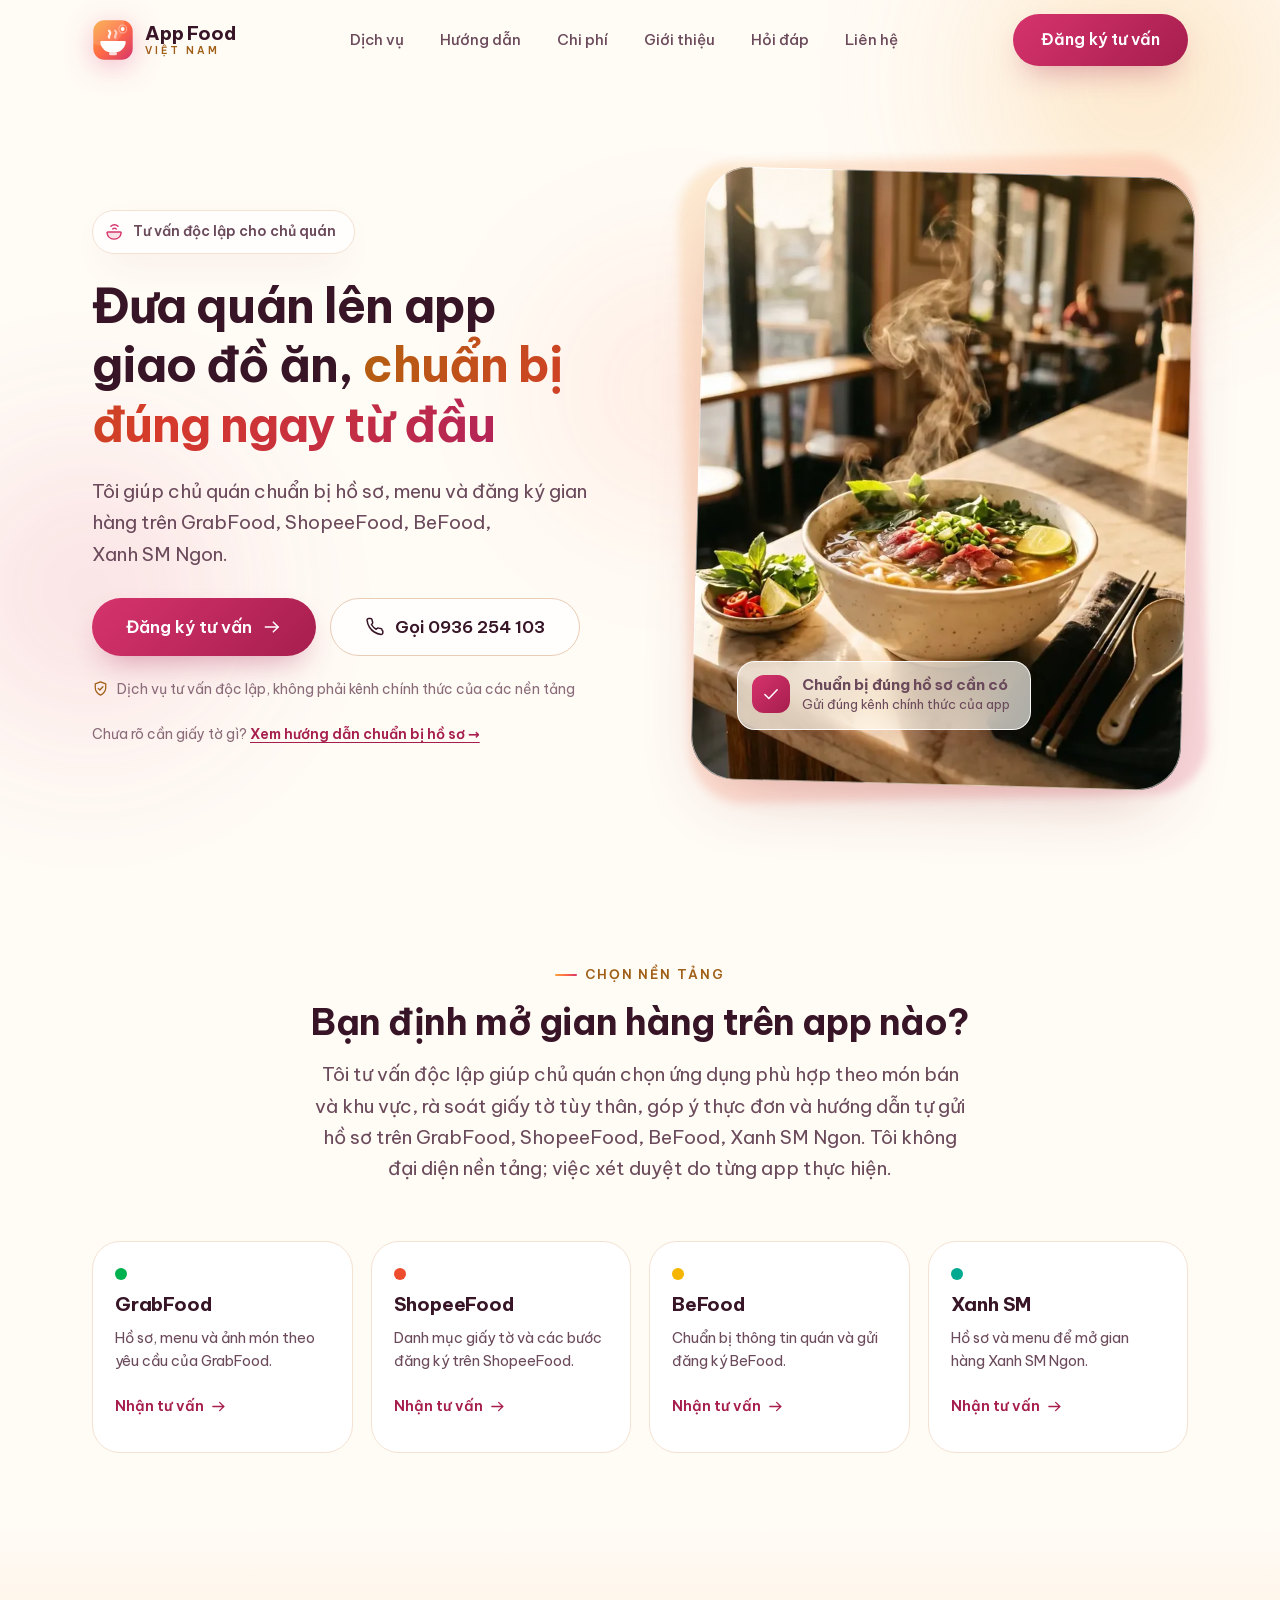
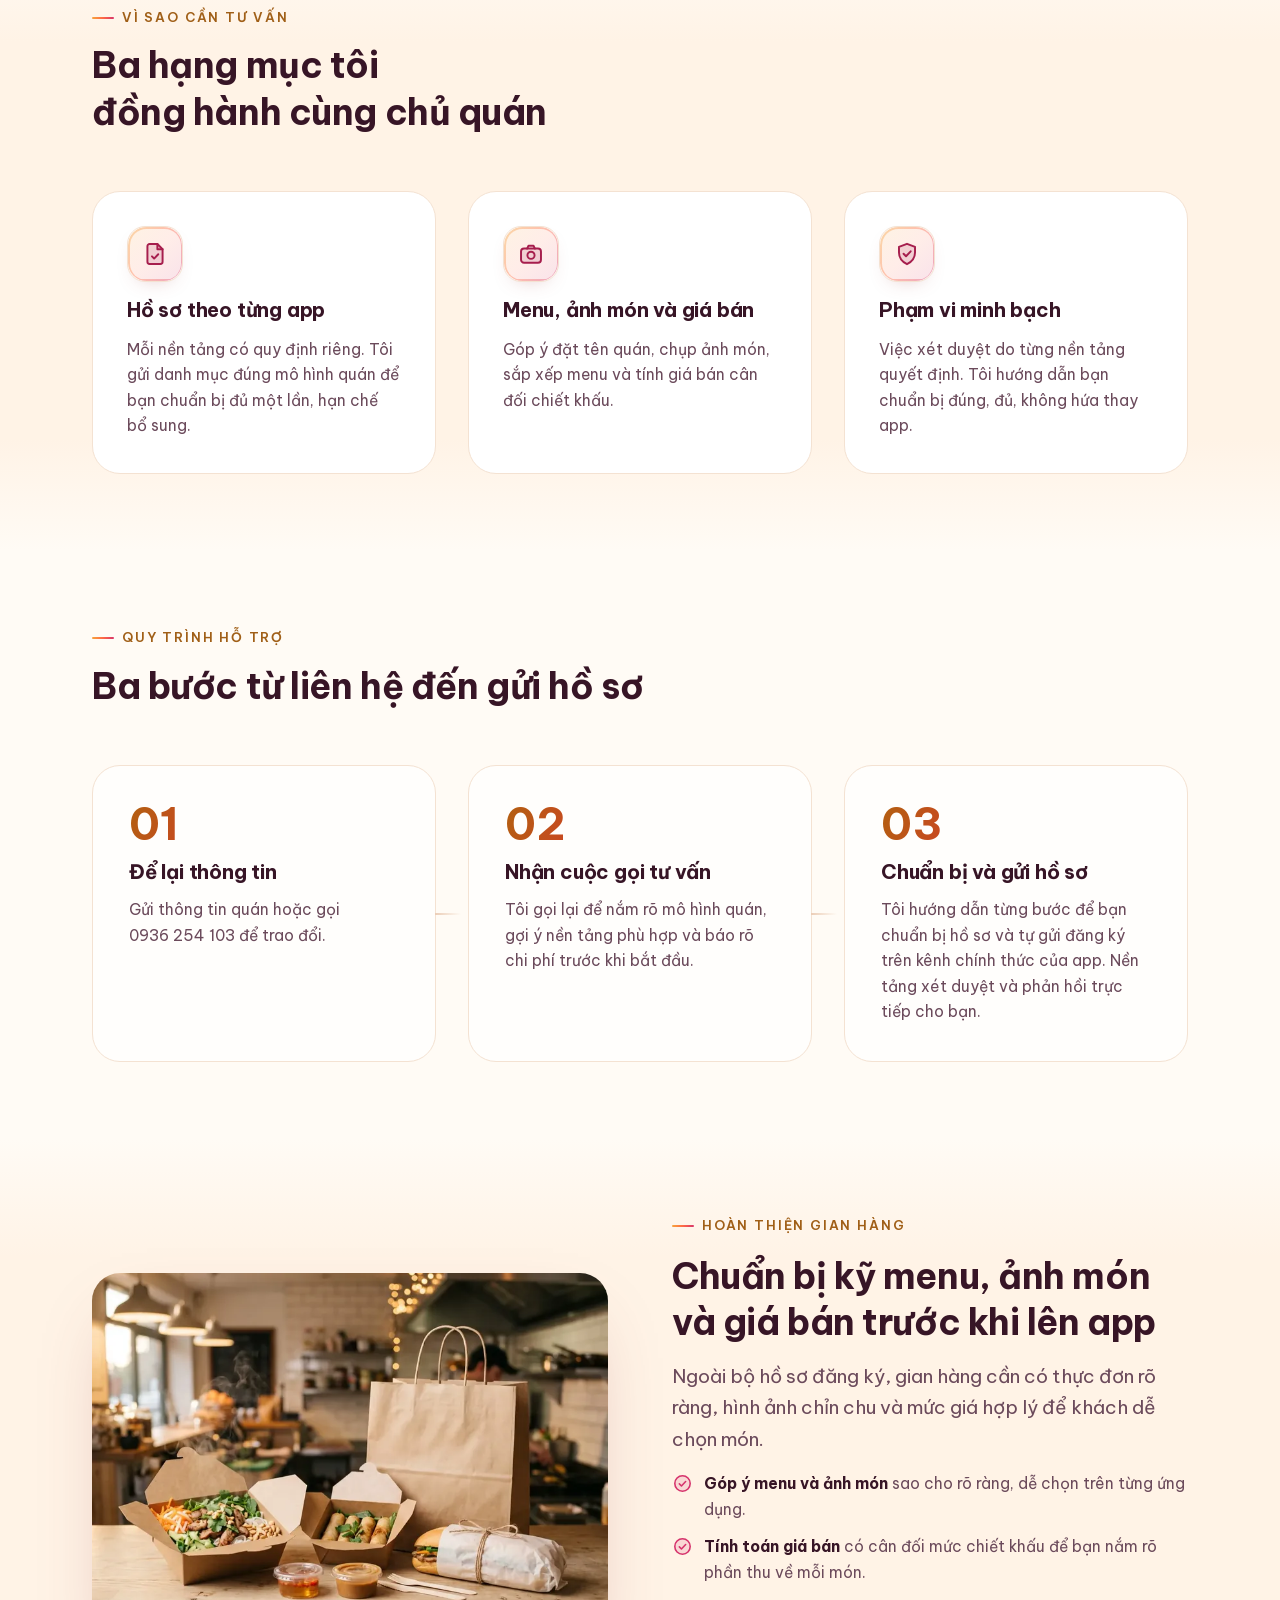
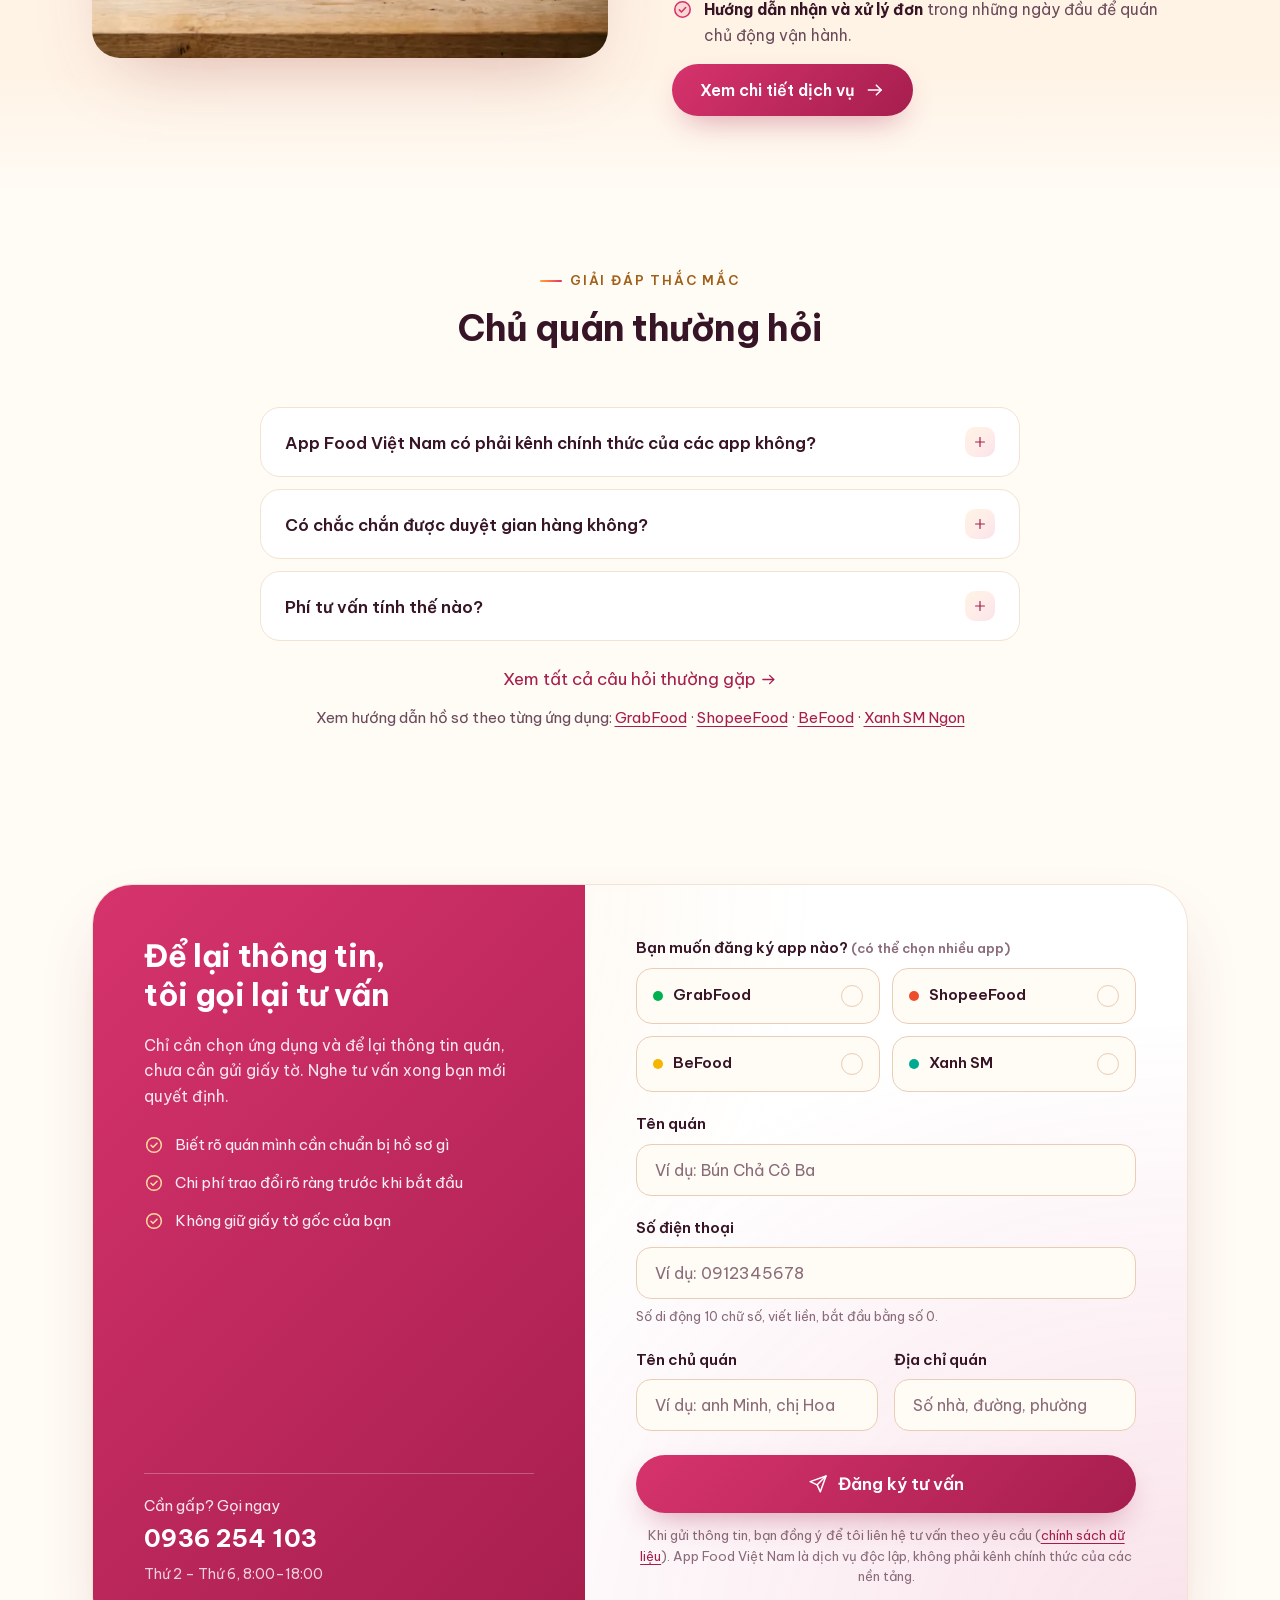
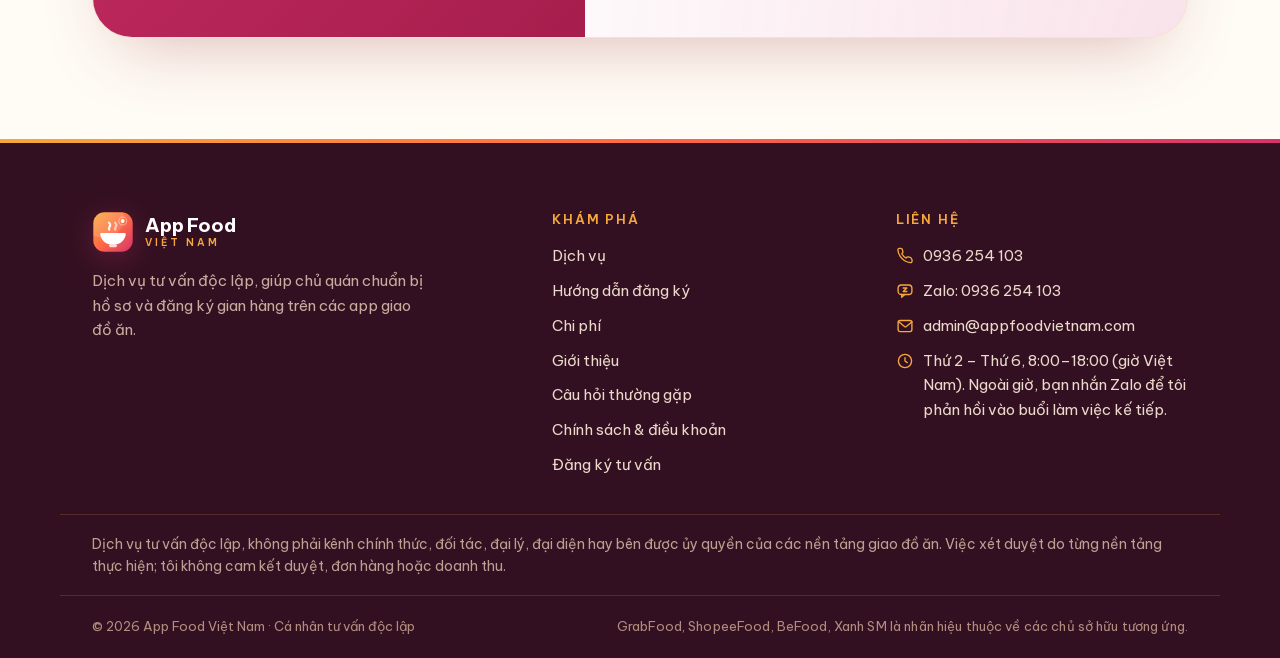
<file: index.html>
<!doctype html>
<html lang="vi">
<head>
  <meta charset="utf-8">
  <!-- Google Tag Manager -->
  <script>(function(w,d,s,l,i){w[l]=w[l]||[];w[l].push({'gtm.start':
  new Date().getTime(),event:'gtm.js'});var f=d.getElementsByTagName(s)[0],
  j=d.createElement(s),dl=l!='dataLayer'?'&l='+l:'';j.async=true;j.src=
  'https://www.googletagmanager.com/gtm.js?id='+i+dl;f.parentNode.insertBefore(j,f);
  })(window,document,'script','dataLayer','GTM-K2JDBFPT');</script>
  <!-- End Google Tag Manager -->
  <meta name="google-site-verification" content="fqpDVTH3SYLtBj9AutIHvdOHtQyylVKKp6pQyJX3B4w">
  <meta name="viewport" content="width=device-width, initial-scale=1">
  <link rel="preload" as="image" href="/assets/img/hero-pho.webp" imagesrcset="/assets/img/hero-pho-680.webp 680w, /assets/img/hero-pho-800.webp 800w, /assets/img/hero-pho.webp 1047w" imagesizes="(max-width: 460px) calc(100vw - 40px), (max-width: 900px) 420px, 504px" fetchpriority="high">
  <script>document.documentElement.classList.add('js');setTimeout(function(){if(!window.__afvReady){document.documentElement.classList.remove('js');var fb=document.getElementById('js-fail-fallback');if(fb)fb.hidden=false;}},3000);document.addEventListener('submit',function(e){if(!window.__afvReady&&e.target.matches('[data-lead-form]')){e.preventDefault();var fb=document.getElementById('js-fail-fallback');if(fb)fb.hidden=false;}},true);</script>
  <title>Tư vấn đăng ký quán lên app giao đồ ăn | App Food Việt Nam</title>
  <meta name="description" content="Tư vấn độc lập giúp chủ quán chọn app, chuẩn bị hồ sơ, menu và đăng ký gian hàng trên GrabFood, ShopeeFood, BeFood, Xanh SM Ngon. Nền tảng tự xét duyệt.">
  <meta name="theme-color" content="#FFFBF5">
  <meta property="og:type" content="website">
  <meta property="og:url" content="https://appfoodvietnam.com/">
  <meta property="og:title" content="Tư vấn đăng ký quán lên app giao đồ ăn | App Food Việt Nam">
  <meta property="og:description" content="Tư vấn độc lập giúp chủ quán chọn app, chuẩn bị hồ sơ, menu và đăng ký gian hàng trên GrabFood, ShopeeFood, BeFood, Xanh SM Ngon. Nền tảng tự xét duyệt.">
  <meta property="og:image" content="https://appfoodvietnam.com/assets/img/og-cover.jpg">
  <meta property="og:image:width" content="1200">
  <meta property="og:image:height" content="630">
  <meta property="og:image:alt" content="App Food Việt Nam: hỗ trợ chủ quán chuẩn bị hồ sơ mở gian hàng trên app giao đồ ăn">
  <meta property="og:locale" content="vi_VN">
  <meta property="og:site_name" content="App Food Việt Nam">
  <meta name="twitter:card" content="summary_large_image">
  <meta name="twitter:title" content="Tư vấn đăng ký quán lên app giao đồ ăn | App Food Việt Nam">
  <meta name="twitter:description" content="Tư vấn độc lập giúp chủ quán chọn app, chuẩn bị hồ sơ, menu và đăng ký gian hàng trên GrabFood, ShopeeFood, BeFood, Xanh SM Ngon. Nền tảng tự xét duyệt.">
  <meta name="twitter:image" content="https://appfoodvietnam.com/assets/img/og-cover.jpg">
  <link rel="icon" type="image/svg+xml" href="/favicon.svg">
  <link rel="canonical" href="https://appfoodvietnam.com/">
  <link rel="preload" href="/assets/fonts/be-vietnam-pro-400-vietnamese.woff2" as="font" type="font/woff2" crossorigin>
  <link rel="preload" href="/assets/fonts/be-vietnam-pro-400-latin.woff2" as="font" type="font/woff2" crossorigin>
  <link rel="preload" href="/assets/fonts/be-vietnam-pro-700-latin.woff2" as="font" type="font/woff2" crossorigin>
  <link rel="preload" href="/assets/fonts/be-vietnam-pro-700-vietnamese.woff2" as="font" type="font/woff2" crossorigin>
  <link rel="stylesheet" href="/assets/css/style.css?v=05a">
  <script type="application/ld+json">
  {
    "@context": "https://schema.org",
    "@graph": [
      {
        "@type": "WebSite",
        "@id": "https://appfoodvietnam.com/#website",
        "name": "App Food Việt Nam",
        "url": "https://appfoodvietnam.com/",
        "inLanguage": "vi",
        "publisher": { "@id": "https://appfoodvietnam.com/#org" }
      },
      {
        "@type": "ProfessionalService",
        "@id": "https://appfoodvietnam.com/#org",
        "name": "App Food Việt Nam",
        "url": "https://appfoodvietnam.com/",
        "logo": "https://appfoodvietnam.com/favicon.svg",
        "image": "https://appfoodvietnam.com/assets/img/og-cover.jpg",
        "description": "Dịch vụ tư vấn độc lập, giúp chủ quán chuẩn bị hồ sơ và đăng ký gian hàng trên các app giao đồ ăn.",
        "telephone": "+84936254103",
        "email": "admin@appfoodvietnam.com",
        "areaServed": { "@type": "Country", "name": "Việt Nam" },
        "knowsLanguage": "vi",
        "openingHoursSpecification": {
          "@type": "OpeningHoursSpecification",
          "dayOfWeek": ["Monday", "Tuesday", "Wednesday", "Thursday", "Friday"],
          "opens": "08:00",
          "closes": "18:00"
        }
      },
      {
        "@type": "WebPage",
        "@id": "https://appfoodvietnam.com/#webpage",
        "url": "https://appfoodvietnam.com/",
        "name": "Tư vấn đăng ký quán lên app giao đồ ăn | App Food Việt Nam",
        "description": "Tư vấn độc lập giúp chủ quán chọn app, chuẩn bị hồ sơ, menu và đăng ký gian hàng trên GrabFood, ShopeeFood, BeFood, Xanh SM Ngon. Nền tảng tự xét duyệt.",
        "inLanguage": "vi",
        "isPartOf": {
          "@id": "https://appfoodvietnam.com/#website"
        },
        "about": {
          "@id": "https://appfoodvietnam.com/#org"
        },
        "dateModified": "2026-11-15"
      }
    ]
  }
  </script>
</head>
<body>
<!-- Google Tag Manager (noscript) -->
<noscript><iframe src="https://www.googletagmanager.com/ns.html?id=GTM-K2JDBFPT"
height="0" width="0" style="display:none;visibility:hidden"></iframe></noscript>
<!-- End Google Tag Manager (noscript) -->

<header class="site-header">
  <div class="container header-inner">
    <a class="logo" href="/" aria-label="App Food Việt Nam: về trang chủ">
      <svg class="logo-mark" viewBox="0 0 64 64" aria-hidden="true"><defs><linearGradient id="gvh" x1="0" y1="0" x2="1" y2="1"><stop offset="0" stop-color="#F6A83C"/><stop offset=".5" stop-color="#FF6B45"/><stop offset="1" stop-color="#D6336C"/></linearGradient><clipPath id="gvhc"><rect x="2" y="2" width="60" height="60" rx="17"/></clipPath></defs><rect x="2" y="2" width="60" height="60" rx="17" fill="url(#gvh)"/><g clip-path="url(#gvhc)"><circle cx="17" cy="9" r="32" fill="#fff" opacity=".13"/></g><path d="M26.2 28.4c-1.9-2.3 1.5-4.1 1.5-6.9 0-1.9-1.1-3-1.8-3.7" stroke="#fff" stroke-width="3.4" stroke-linecap="round" fill="none" opacity=".92"/><path d="M35.6 28.4c-1.9-2.3 1.5-4.1 1.5-6.9 0-1.9-1.1-3-1.8-3.7" stroke="#fff" stroke-width="3.4" stroke-linecap="round" fill="none" opacity=".6"/><circle cx="46.8" cy="15.2" r="2.9" fill="#fff"/><circle cx="46.8" cy="15.2" r="6" stroke="#fff" stroke-width="1.7" fill="none" opacity=".4"/><path d="M14.6 33.5h34.8a2 2 0 0 1 2 2.2c-1 8.9-9.2 15.8-19.4 15.8s-18.4-6.9-19.4-15.8a2 2 0 0 1 2-2.2z" fill="#fff"/><path d="M26 51.4h12v1a2.8 2.8 0 0 1-2.8 2.8h-6.4A2.8 2.8 0 0 1 26 52.4z" fill="#fff" opacity=".8"/></svg>
      <span class="logo-text">App Food <small>Việt Nam</small></span>
    </a>
    <nav class="main-nav" aria-label="Điều hướng chính">
      <a href="/dich-vu/">Dịch vụ</a>
      <a href="/huong-dan-dang-ky/">Hướng dẫn</a>
      <a href="/bao-gia/">Chi phí</a>
      <a href="/gioi-thieu/">Giới thiệu</a>
      <a href="/cau-hoi-thuong-gap/">Hỏi đáp</a>
      <a href="/lien-he/">Liên hệ</a>
    </nav>
    <a class="btn btn-primary header-cta" href="/dang-ky/">Đăng ký tư vấn</a>
    <button class="nav-toggle" aria-expanded="false" aria-label="Mở hoặc đóng menu">
      <svg class="icon-menu" viewBox="0 0 24 24" fill="none" stroke="currentColor" stroke-width="1.8" stroke-linecap="round" aria-hidden="true"><path d="M3.6 7h16.8"/><path d="M3.6 12h16.8"/><path d="M3.6 17h10.8"/></svg>
      <svg class="icon-close" viewBox="0 0 24 24" fill="none" stroke="currentColor" stroke-width="1.8" stroke-linecap="round" aria-hidden="true"><path d="M6 6l12 12"/><path d="M18 6L6 18"/></svg>
    </button>
  </div>
</header>

<main>
  <!-- ============ HERO ============ -->
  <section class="hero">
    <div class="hero-bg" aria-hidden="true">
      <span class="blob blob-1"></span>
      <span class="blob blob-2"></span>
      <span class="blob blob-3"></span>
    </div>
    <div class="container hero-grid">
      <div class="hero-copy">
        <span class="hero-badge hero-enter">
          <svg viewBox="0 0 24 24" fill="none" stroke="currentColor" stroke-width="1.8" stroke-linecap="round" stroke-linejoin="round" aria-hidden="true"><path d="M4.6 12.6h14.8a1 1 0 0 1 1 1.1c-.5 4.6-4.1 7.9-8.4 7.9h-1c-4.3 0-7.9-3.3-8.4-7.9a1 1 0 0 1 1-1.1z" fill="currentColor" opacity=".14" stroke="none"/><path d="M4.6 12.6h14.8a1 1 0 0 1 1 1.1c-.5 4.6-4.1 7.9-8.4 7.9h-1c-4.3 0-7.9-3.3-8.4-7.9a1 1 0 0 1 1-1.1z"/><path d="M9.8 8.7a3.1 3.1 0 0 1 4.4 0"/><path d="M7.5 5.4a6.4 6.4 0 0 1 9 0"/></svg>
          Tư vấn độc lập cho chủ quán
        </span>
        <h1 class="hero-enter-2">Đưa quán lên app giao&nbsp;đồ&nbsp;ăn, <span class="grad-text">chuẩn&nbsp;bị đúng ngay từ đầu</span></h1>
        <p class="lead hero-enter-3">Tôi giúp chủ quán chuẩn bị hồ sơ, menu và đăng ký gian hàng trên GrabFood, ShopeeFood, BeFood, Xanh&nbsp;SM&nbsp;Ngon.</p>
        <div class="hero-actions hero-enter-3">
          <a class="btn btn-primary btn-lg" href="#dang-ky">
            Đăng ký tư vấn
            <svg viewBox="0 0 24 24" fill="none" stroke="currentColor" stroke-width="1.8" stroke-linecap="round" stroke-linejoin="round" aria-hidden="true"><path d="M4 12h15.4"/><path d="M13.6 6.2l5.8 5.8-5.8 5.8"/></svg>
          </a>
          <a class="btn btn-ghost btn-lg" href="tel:0936254103">
            <svg viewBox="0 0 24 24" fill="none" stroke="currentColor" stroke-width="1.8" stroke-linecap="round" stroke-linejoin="round" aria-hidden="true"><path d="M21.4 16.8v2.2a1.9 1.9 0 0 1-2.1 1.9 18.9 18.9 0 0 1-8.2-2.9 18.6 18.6 0 0 1-5.7-5.7A18.9 18.9 0 0 1 2.5 4a1.9 1.9 0 0 1 1.9-2.1h2.2a1.9 1.9 0 0 1 1.9 1.6c.1.9.3 1.7.6 2.5a1.9 1.9 0 0 1-.4 2l-1 1a15.2 15.2 0 0 0 5.7 5.7l1-1a1.9 1.9 0 0 1 2-.4c.8.3 1.6.5 2.5.6a1.9 1.9 0 0 1 1.6 1.9z"/></svg>
            Gọi 0936&nbsp;254&nbsp;103
          </a>
        </div>
        <p class="hero-note hero-enter-3">
          <svg viewBox="0 0 24 24" fill="none" stroke="currentColor" stroke-width="1.8" stroke-linecap="round" stroke-linejoin="round" aria-hidden="true"><path d="M12 2.6l7.4 2.9v5.1c0 4.5-3 8.6-7.4 10.8C7.6 19.2 4.6 15.1 4.6 10.6V5.5z"/><path d="M8.8 11.8l2.3 2.3 4.3-4.6"/></svg>
          Dịch vụ tư vấn độc lập, không phải kênh chính thức của các nền tảng
        </p>
        <p class="hero-note hero-link hero-enter-3">Chưa rõ cần giấy tờ gì? <a href="/huong-dan-dang-ky/">Xem hướng dẫn chuẩn bị hồ sơ →</a></p>
      </div>

      <div class="hero-visual hero-enter-4">
        <span class="hero-ring" aria-hidden="true"></span>
        <figure class="hero-tile">
          <img src="/assets/img/hero-pho.webp" srcset="/assets/img/hero-pho-680.webp 680w, /assets/img/hero-pho-800.webp 800w, /assets/img/hero-pho.webp 1047w" sizes="(max-width: 460px) calc(100vw - 40px), (max-width: 900px) 420px, 504px" alt="Tô phở bò nóng bốc khói trên quầy đá của quán ăn trong nắng sớm" width="1047" height="1300" fetchpriority="high">
        </figure>
        <div class="hero-status">
          <span class="status-icon">
            <svg viewBox="0 0 24 24" fill="none" stroke="currentColor" stroke-width="1.8" stroke-linecap="round" stroke-linejoin="round" aria-hidden="true"><path d="M4.6 12.6l4.8 4.8L19.4 7"/></svg>
          </span>
          <span>
            <strong>Chuẩn bị đúng hồ sơ cần có</strong>
            <span>Gửi đúng kênh chính thức của app</span>
          </span>
        </div>
      </div>
    </div>
  </section>

  <!-- ============ CHỌN APP ============ -->
  <section class="section" id="chon-app">
    <div class="container">
      <div class="section-head center reveal">
        <span class="eyebrow">Chọn nền tảng</span>
        <h2>Bạn định mở gian&nbsp;hàng trên app nào?</h2>
        <p class="lead">Tôi tư vấn độc lập giúp chủ quán chọn ứng dụng phù hợp theo món bán và khu vực, rà soát giấy tờ tùy thân, góp ý thực đơn và hướng dẫn tự gửi hồ sơ trên GrabFood, ShopeeFood, BeFood, Xanh&nbsp;SM&nbsp;Ngon. Tôi không đại diện nền tảng; việc xét duyệt do từng app thực hiện.</p>
      </div>
      <div class="app-cards">
        <article class="app-card reveal">
          <span class="app-dot dot-grab" aria-hidden="true"></span>
          <h3>GrabFood</h3>
          <p>Hồ sơ, menu và ảnh món theo yêu cầu của GrabFood.</p>
          <a class="app-link" href="/dang-ky/?app=grabfood">Nhận tư vấn
            <svg viewBox="0 0 24 24" fill="none" stroke="currentColor" stroke-width="1.8" stroke-linecap="round" stroke-linejoin="round" aria-hidden="true"><path d="M4 12h15.4"/><path d="M13.6 6.2l5.8 5.8-5.8 5.8"/></svg>
          </a>
        </article>
        <article class="app-card reveal reveal-d1">
          <span class="app-dot dot-shopee" aria-hidden="true"></span>
          <h3>ShopeeFood</h3>
          <p>Danh mục giấy tờ và các bước đăng ký trên ShopeeFood.</p>
          <a class="app-link" href="/dang-ky/?app=shopeefood">Nhận tư vấn
            <svg viewBox="0 0 24 24" fill="none" stroke="currentColor" stroke-width="1.8" stroke-linecap="round" stroke-linejoin="round" aria-hidden="true"><path d="M4 12h15.4"/><path d="M13.6 6.2l5.8 5.8-5.8 5.8"/></svg>
          </a>
        </article>
        <article class="app-card reveal reveal-d2">
          <span class="app-dot dot-be" aria-hidden="true"></span>
          <h3>BeFood</h3>
          <p>Chuẩn bị thông tin quán và gửi đăng ký BeFood.</p>
          <a class="app-link" href="/dang-ky/?app=befood">Nhận tư vấn
            <svg viewBox="0 0 24 24" fill="none" stroke="currentColor" stroke-width="1.8" stroke-linecap="round" stroke-linejoin="round" aria-hidden="true"><path d="M4 12h15.4"/><path d="M13.6 6.2l5.8 5.8-5.8 5.8"/></svg>
          </a>
        </article>
        <article class="app-card reveal reveal-d3">
          <span class="app-dot dot-xanh" aria-hidden="true"></span>
          <h3>Xanh SM</h3>
          <p>Hồ sơ và menu để mở gian hàng Xanh&nbsp;SM&nbsp;Ngon.</p>
          <a class="app-link" href="/dang-ky/?app=xanhsm">Nhận tư vấn
            <svg viewBox="0 0 24 24" fill="none" stroke="currentColor" stroke-width="1.8" stroke-linecap="round" stroke-linejoin="round" aria-hidden="true"><path d="M4 12h15.4"/><path d="M13.6 6.2l5.8 5.8-5.8 5.8"/></svg>
          </a>
        </article>
      </div>
    </div>
  </section>

  <!-- ============ VÌ SAO ============ -->
  <section class="section section-alt">
    <div class="container">
      <div class="section-head reveal">
        <span class="eyebrow">Vì sao cần tư vấn</span>
        <h2>Ba hạng&nbsp;mục tôi đồng&nbsp;hành cùng chủ&nbsp;quán</h2>
      </div>
      <div class="value-grid">
        <article class="value-item reveal">
          <span class="icon-tile">
            <svg viewBox="0 0 24 24" fill="none" stroke="currentColor" stroke-width="1.8" stroke-linecap="round" stroke-linejoin="round" aria-hidden="true"><path d="M14.2 2.8H7a2 2 0 0 0-2 2v14.4a2 2 0 0 0 2 2h10a2 2 0 0 0 2-2V7.6z" fill="currentColor" opacity=".14" stroke="none"/><path d="M14.2 2.8H7a2 2 0 0 0-2 2v14.4a2 2 0 0 0 2 2h10a2 2 0 0 0 2-2V7.6z"/><path d="M14.2 2.8v4.8H19"/><path d="M9.2 14.2l2 2 3.8-4"/></svg>
          </span>
          <h3>Hồ&nbsp;sơ theo từng app</h3>
          <p>Mỗi nền tảng có quy định riêng. Tôi gửi danh mục đúng mô hình quán để bạn chuẩn bị đủ một lần, hạn chế bổ sung.</p>
        </article>
        <article class="value-item reveal reveal-d1">
          <span class="icon-tile">
            <svg viewBox="0 0 24 24" fill="none" stroke="currentColor" stroke-width="1.8" stroke-linecap="round" stroke-linejoin="round" aria-hidden="true"><rect x="2.8" y="7" width="18.4" height="13" rx="2.8" fill="currentColor" opacity=".14" stroke="none"/><rect x="2.8" y="7" width="18.4" height="13" rx="2.8"/><path d="M8.4 7l1.3-2.6h4.6L15.6 7"/><circle cx="12" cy="13.2" r="3.3"/></svg>
          </span>
          <h3>Menu, ảnh&nbsp;món và giá&nbsp;bán</h3>
          <p>Góp ý đặt tên quán, chụp ảnh món, sắp xếp menu và tính giá bán cân đối chiết khấu.</p>
        </article>
        <article class="value-item reveal reveal-d2">
          <span class="icon-tile">
            <svg viewBox="0 0 24 24" fill="none" stroke="currentColor" stroke-width="1.8" stroke-linecap="round" stroke-linejoin="round" aria-hidden="true"><path d="M12 2.6l7.4 2.9v5.1c0 4.5-3 8.6-7.4 10.8C7.6 19.2 4.6 15.1 4.6 10.6V5.5z" fill="currentColor" opacity=".14" stroke="none"/><path d="M12 2.6l7.4 2.9v5.1c0 4.5-3 8.6-7.4 10.8C7.6 19.2 4.6 15.1 4.6 10.6V5.5z"/><path d="M8.8 11.8l2.3 2.3 4.3-4.6"/></svg>
          </span>
          <h3>Phạm&nbsp;vi minh&nbsp;bạch</h3>
          <p>Việc xét duyệt do từng nền tảng quyết định. Tôi hướng dẫn bạn chuẩn bị đúng, đủ, không hứa thay app.</p>
        </article>
      </div>
    </div>
  </section>

  <!-- ============ QUY TRÌNH ============ -->
  <section class="section">
    <div class="container">
      <div class="section-head reveal">
        <span class="eyebrow">Quy trình hỗ trợ</span>
        <h2>Ba bước từ liên&nbsp;hệ đến gửi hồ&nbsp;sơ</h2>
      </div>
      <div class="steps">
        <article class="step reveal">
          <span class="step-num" aria-hidden="true">01</span>
          <h3>Để lại thông&nbsp;tin</h3>
          <p>Gửi thông tin quán hoặc gọi 0936&nbsp;254&nbsp;103 để trao đổi.</p>
        </article>
        <article class="step reveal reveal-d1">
          <span class="step-num" aria-hidden="true">02</span>
          <h3>Nhận cuộc gọi tư&nbsp;vấn</h3>
          <p>Tôi gọi lại để nắm rõ mô hình quán, gợi ý nền tảng phù hợp và báo rõ chi phí trước khi bắt đầu.</p>
        </article>
        <article class="step reveal reveal-d2">
          <span class="step-num" aria-hidden="true">03</span>
          <h3>Chuẩn&nbsp;bị và gửi hồ&nbsp;sơ</h3>
          <p>Tôi hướng dẫn từng bước để bạn chuẩn bị hồ sơ và tự gửi đăng ký trên kênh chính thức của app. Nền tảng xét duyệt và phản hồi trực tiếp cho bạn.</p>
        </article>
      </div>
    </div>
  </section>

  <!-- ============ GIAN HÀNG CHỈN CHU ============ -->
  <section class="section section-alt">
    <div class="container split">
      <div class="split-media reveal">
        <img src="/assets/img/giao-di.webp" srcset="/assets/img/giao-di-800.webp 800w, /assets/img/giao-di.webp 1400w" sizes="(max-width: 900px) 92vw, 560px" alt="Hộp giấy kraft đựng bún, chả giò và bánh mì đóng gói sẵn sàng giao đi" width="1400" height="1045" loading="lazy">
      </div>
      <div class="split-copy reveal reveal-d1">
        <span class="eyebrow">Hoàn thiện gian hàng</span>
        <h2>Chuẩn&nbsp;bị kỹ menu, ảnh&nbsp;món và giá&nbsp;bán trước khi lên&nbsp;app</h2>
        <p class="lead">Ngoài bộ hồ sơ đăng ký, gian hàng cần có thực đơn rõ ràng, hình ảnh chỉn chu và mức giá hợp lý để khách dễ chọn món.</p>
        <ul>
          <li>
            <svg viewBox="0 0 24 24" fill="none" stroke="currentColor" stroke-width="1.8" stroke-linecap="round" stroke-linejoin="round" aria-hidden="true"><circle cx="12" cy="12" r="8.8" fill="currentColor" opacity=".14" stroke="none"/><circle cx="12" cy="12" r="8.8"/><path d="M8.4 12.4l2.4 2.4 4.8-5"/></svg>
            <span><strong>Góp ý menu và ảnh món</strong> sao cho rõ ràng, dễ chọn trên từng ứng dụng.</span>
          </li>
          <li>
            <svg viewBox="0 0 24 24" fill="none" stroke="currentColor" stroke-width="1.8" stroke-linecap="round" stroke-linejoin="round" aria-hidden="true"><circle cx="12" cy="12" r="8.8" fill="currentColor" opacity=".14" stroke="none"/><circle cx="12" cy="12" r="8.8"/><path d="M8.4 12.4l2.4 2.4 4.8-5"/></svg>
            <span><strong>Tính toán giá bán</strong> có cân đối mức chiết khấu để bạn nắm rõ phần thu về mỗi món.</span>
          </li>
          <li>
            <svg viewBox="0 0 24 24" fill="none" stroke="currentColor" stroke-width="1.8" stroke-linecap="round" stroke-linejoin="round" aria-hidden="true"><circle cx="12" cy="12" r="8.8" fill="currentColor" opacity=".14" stroke="none"/><circle cx="12" cy="12" r="8.8"/><path d="M8.4 12.4l2.4 2.4 4.8-5"/></svg>
            <span><strong>Hướng dẫn nhận và xử lý đơn</strong> trong những ngày đầu để quán chủ động vận hành.</span>
          </li>
        </ul>
        <a class="btn btn-primary" href="/dich-vu/">Xem chi tiết dịch vụ
          <svg viewBox="0 0 24 24" fill="none" stroke="currentColor" stroke-width="1.8" stroke-linecap="round" stroke-linejoin="round" aria-hidden="true"><path d="M4 12h15.4"/><path d="M13.6 6.2l5.8 5.8-5.8 5.8"/></svg>
        </a>
      </div>
    </div>
  </section>

  <!-- ============ FAQ NGẮN ============ -->
  <section class="section">
    <div class="container">
      <div class="section-head center reveal">
        <span class="eyebrow">Giải đáp thắc mắc</span>
        <h2>Chủ&nbsp;quán thường hỏi</h2>
      </div>
      <div class="faq-list reveal">
        <details class="faq-item">
          <summary>
            App Food Việt Nam có phải kênh chính thức của các app không?
            <span class="faq-icon"><svg viewBox="0 0 24 24" fill="none" stroke="currentColor" stroke-width="1.8" stroke-linecap="round" aria-hidden="true"><path d="M12 5.4v13.2"/><path d="M5.4 12h13.2"/></svg></span>
          </summary>
          <div class="faq-body">Không. Đây là dịch vụ tư vấn độc lập do tôi trực tiếp thực hiện, không phải kênh chính thức, đối tác, đại lý hay bên được ủy quyền của GrabFood, ShopeeFood, BeFood hoặc Xanh SM. Việc xét duyệt gian hàng do từng nền tảng thực hiện.</div>
        </details>
        <details class="faq-item">
          <summary>
            Có chắc chắn được duyệt gian hàng không?
            <span class="faq-icon"><svg viewBox="0 0 24 24" fill="none" stroke="currentColor" stroke-width="1.8" stroke-linecap="round" aria-hidden="true"><path d="M12 5.4v13.2"/><path d="M5.4 12h13.2"/></svg></span>
          </summary>
          <div class="faq-body">Không. Mỗi nền tảng tự xét duyệt hồ sơ theo quy định riêng. Tôi hỗ trợ bạn chuẩn bị đầy đủ giấy tờ và hướng dẫn gửi đúng kênh chính thức.</div>
        </details>
        <details class="faq-item">
          <summary>
            Phí tư vấn tính thế nào?
            <span class="faq-icon"><svg viewBox="0 0 24 24" fill="none" stroke="currentColor" stroke-width="1.8" stroke-linecap="round" aria-hidden="true"><path d="M12 5.4v13.2"/><path d="M5.4 12h13.2"/></svg></span>
          </summary>
          <div class="faq-body">Chi phí tùy theo số ứng dụng đăng ký, hồ sơ sẵn có và hạng mục bạn cần hỗ trợ. Tôi luôn báo rõ trước khi làm; nếu phát sinh thêm việc, hai bên sẽ thống nhất lại. Xem chi tiết tại trang <a href="/bao-gia/">chi phí</a>.</div>
        </details>
      </div>
      <p style="text-align:center; margin-top: 24px;"><a class="app-link" href="/cau-hoi-thuong-gap/">Xem tất cả câu hỏi thường gặp
        <svg style="display:inline-block; width:17px; height:17px; vertical-align:-3px;" viewBox="0 0 24 24" fill="none" stroke="currentColor" stroke-width="1.8" stroke-linecap="round" stroke-linejoin="round" aria-hidden="true"><path d="M4 12h15.4"/><path d="M13.6 6.2l5.8 5.8-5.8 5.8"/></svg></a>
      </p>
      <p style="text-align:center; margin-top: 12px; color: var(--muc-2); font-size: .9375rem;">Xem hướng dẫn hồ sơ theo từng ứng dụng: <a href="/huong-dan-dang-ky/grabfood/">GrabFood</a> · <a href="/huong-dan-dang-ky/shopeefood/">ShopeeFood</a> · <a href="/huong-dan-dang-ky/befood/">BeFood</a> · <a href="/huong-dan-dang-ky/xanh-sm-ngon/">Xanh SM Ngon</a></p>
    </div>
  </section>

  <!-- ============ FORM ĐĂNG KÝ ============ -->
  <section class="section" id="dang-ky">
    <div class="container">
      <div class="form-shell reveal">
        <div class="form-grid">
          <div class="form-aside">
            <p class="aside-mtitle">Sau khi bạn gửi thông tin</p>
            <h2>Để lại thông&nbsp;tin, tôi gọi lại tư&nbsp;vấn</h2>
            <p class="aside-lead">Chỉ cần chọn ứng dụng và để lại thông tin quán, chưa cần gửi giấy tờ. Nghe tư vấn xong bạn mới quyết định.</p>
            <ul>
              <li>
                <svg viewBox="0 0 24 24" fill="none" stroke="currentColor" stroke-width="1.8" stroke-linecap="round" stroke-linejoin="round" aria-hidden="true"><circle cx="12" cy="12" r="8.8"/><path d="M8.4 12.4l2.4 2.4 4.8-5"/></svg>
                Biết rõ quán mình cần chuẩn bị hồ sơ gì
              </li>
              <li>
                <svg viewBox="0 0 24 24" fill="none" stroke="currentColor" stroke-width="1.8" stroke-linecap="round" stroke-linejoin="round" aria-hidden="true"><circle cx="12" cy="12" r="8.8"/><path d="M8.4 12.4l2.4 2.4 4.8-5"/></svg>
                Chi phí trao đổi rõ ràng trước khi bắt đầu
              </li>
              <li>
                <svg viewBox="0 0 24 24" fill="none" stroke="currentColor" stroke-width="1.8" stroke-linecap="round" stroke-linejoin="round" aria-hidden="true"><circle cx="12" cy="12" r="8.8"/><path d="M8.4 12.4l2.4 2.4 4.8-5"/></svg>
                Không giữ giấy tờ gốc của bạn
              </li>
            </ul>
            <p class="form-hotline">Cần gấp? Gọi ngay<br><a href="tel:0936254103">0936&nbsp;254&nbsp;103</a><span class="form-hours">Thứ 2 – Thứ 6, 8:00–18:00</span></p>
          </div>

          <form class="lead-form" method="post" data-lead-form data-form-location="home_form" data-endpoint="https://script.google.com/macros/s/AKfycbxobnk0wx81kiIgo1F0wb0SAIMSdXGzxM07akqnoy5pJNMdRNJq-OeeitdBE-Xs5cA/exec" novalidate>
            <div class="form-intro-mobile">
              <h2>Đăng&nbsp;ký tư&nbsp;vấn mở gian&nbsp;hàng</h2>
              <p>Chọn ứng dụng và điền thông tin quán để tôi gọi lại tư vấn.</p>
            </div>
            <div class="form-field" role="group" aria-labelledby="label-apps" aria-describedby="err-apps">
              <span class="label" id="label-apps">Bạn muốn đăng ký app nào? <span class="field-hint">(có thể chọn nhiều app)</span></span>
              <div class="form-alert" id="err-apps">
                <svg viewBox="0 0 24 24" fill="none" stroke="currentColor" stroke-width="1.8" stroke-linecap="round" stroke-linejoin="round" aria-hidden="true"><circle cx="12" cy="12" r="8.8"/><path d="M12 8v4.8"/><path d="M12 16.2h.01"/></svg>
                Chọn ít nhất 1 ứng dụng.
              </div>
              <div class="app-choices">
                <label class="app-choice">
                  <input type="checkbox" name="apps" value="GrabFood" data-key="grabfood">
                  <span class="chip-face"><span class="dot dot-grab" aria-hidden="true"></span>GrabFood
                    <span class="chip-check"><svg viewBox="0 0 24 24" fill="none" stroke="currentColor" stroke-width="3" stroke-linecap="round" stroke-linejoin="round" aria-hidden="true"><path d="M4.6 12.6l4.8 4.8L19.4 7"/></svg></span>
                  </span>
                </label>
                <label class="app-choice">
                  <input type="checkbox" name="apps" value="ShopeeFood" data-key="shopeefood">
                  <span class="chip-face"><span class="dot dot-shopee" aria-hidden="true"></span>ShopeeFood
                    <span class="chip-check"><svg viewBox="0 0 24 24" fill="none" stroke="currentColor" stroke-width="3" stroke-linecap="round" stroke-linejoin="round" aria-hidden="true"><path d="M4.6 12.6l4.8 4.8L19.4 7"/></svg></span>
                  </span>
                </label>
                <label class="app-choice">
                  <input type="checkbox" name="apps" value="BeFood" data-key="befood">
                  <span class="chip-face"><span class="dot dot-be" aria-hidden="true"></span>BeFood
                    <span class="chip-check"><svg viewBox="0 0 24 24" fill="none" stroke="currentColor" stroke-width="3" stroke-linecap="round" stroke-linejoin="round" aria-hidden="true"><path d="M4.6 12.6l4.8 4.8L19.4 7"/></svg></span>
                  </span>
                </label>
                <label class="app-choice">
                  <input type="checkbox" name="apps" value="Xanh SM" data-key="xanhsm">
                  <span class="chip-face"><span class="dot dot-xanh" aria-hidden="true"></span>Xanh SM
                    <span class="chip-check"><svg viewBox="0 0 24 24" fill="none" stroke="currentColor" stroke-width="3" stroke-linecap="round" stroke-linejoin="round" aria-hidden="true"><path d="M4.6 12.6l4.8 4.8L19.4 7"/></svg></span>
                  </span>
                </label>
              </div>
            </div>

            <div class="form-field">
              <label for="ten-quan">Tên quán</label>
              <input type="text" id="ten-quan" required aria-required="true" name="ten_quan" placeholder="Ví dụ: Bún Chả Cô Ba" autocomplete="organization" aria-describedby="err-ten-quan">
              <span class="field-error" id="err-ten-quan"><svg viewBox="0 0 24 24" fill="none" stroke="currentColor" stroke-width="1.8" stroke-linecap="round" stroke-linejoin="round" aria-hidden="true"><circle cx="12" cy="12" r="8.8"/><path d="M12 8v4.8"/><path d="M12 16.2h.01"/></svg><span>Nhập tên quán.</span></span>
            </div>

            <div class="form-field">
              <label for="so-dien-thoai">Số điện thoại</label>
              <input type="tel" id="so-dien-thoai" required aria-required="true" name="so_dien_thoai" inputmode="numeric" maxlength="10" pattern="0[0-9]{9}" placeholder="Ví dụ: 0912345678" autocomplete="tel" aria-describedby="hint-sdt err-sdt">
              <span class="field-hint" id="hint-sdt">Số di động 10 chữ số, viết liền, bắt đầu bằng số 0.</span>
              <span class="field-error" id="err-sdt"><svg viewBox="0 0 24 24" fill="none" stroke="currentColor" stroke-width="1.8" stroke-linecap="round" stroke-linejoin="round" aria-hidden="true"><circle cx="12" cy="12" r="8.8"/><path d="M12 8v4.8"/><path d="M12 16.2h.01"/></svg><span>Nhập số điện thoại.</span></span>
            </div>

            <div class="form-row">
              <div class="form-field">
                <label for="ten-chu-quan">Tên chủ quán</label>
                <input type="text" id="ten-chu-quan" required aria-required="true" name="ten_chu_quan" placeholder="Ví dụ: anh Minh, chị Hoa" autocomplete="name" aria-describedby="err-ten-chu">
                <span class="field-error" id="err-ten-chu"><svg viewBox="0 0 24 24" fill="none" stroke="currentColor" stroke-width="1.8" stroke-linecap="round" stroke-linejoin="round" aria-hidden="true"><circle cx="12" cy="12" r="8.8"/><path d="M12 8v4.8"/><path d="M12 16.2h.01"/></svg><span>Nhập tên chủ quán.</span></span>
              </div>
              <div class="form-field">
                <label for="dia-chi">Địa chỉ quán</label>
                <input type="text" id="dia-chi" required aria-required="true" name="dia_chi_quan" placeholder="Số nhà, đường, phường" autocomplete="street-address" aria-describedby="err-dia-chi">
                <span class="field-error" id="err-dia-chi"><svg viewBox="0 0 24 24" fill="none" stroke="currentColor" stroke-width="1.8" stroke-linecap="round" stroke-linejoin="round" aria-hidden="true"><circle cx="12" cy="12" r="8.8"/><path d="M12 8v4.8"/><path d="M12 16.2h.01"/></svg><span>Nhập địa chỉ quán.</span></span>
              </div>
            </div>

            <div class="sr-only" aria-hidden="true">
              <label for="hp-website">Website</label>
              <input type="text" id="hp-website" name="website" value="" tabindex="-1" autocomplete="off">
            </div>

            <noscript><p class="form-noscript">Biểu mẫu cần JavaScript. Bạn có thể gọi <a href="tel:0936254103">0936&nbsp;254&nbsp;103</a> hoặc <a href="https://zalo.me/0936254103">nhắn Zalo</a> để đăng ký.</p></noscript>
            <p class="form-noscript" id="js-fail-fallback" hidden>Kết nối mạng đang chậm nên biểu mẫu chưa sẵn sàng. Bạn có thể gọi <a href="tel:0936254103">0936&nbsp;254&nbsp;103</a> hoặc <a href="https://zalo.me/0936254103">nhắn Zalo</a> để đăng ký ngay.</p>
            <div class="form-submit">
              <button class="btn btn-primary btn-lg" type="submit">
                <span class="spinner" aria-hidden="true"></span>
                <svg class="btn-label-icon" viewBox="0 0 24 24" fill="none" stroke="currentColor" stroke-width="1.8" stroke-linecap="round" stroke-linejoin="round" aria-hidden="true"><path d="M21.6 2.4l-6.8 19-3.8-8.4-8.4-3.8z"/><path d="M21.6 2.4L11 13"/></svg>
                <span class="btn-text">Đăng ký tư vấn</span>
              </button>
              <p class="form-status" data-form-status aria-live="polite">
                <svg viewBox="0 0 24 24" fill="none" stroke="currentColor" stroke-width="1.8" stroke-linecap="round" stroke-linejoin="round" aria-hidden="true"><circle cx="12" cy="12" r="8.8"/><path d="M12 8v4.8"/><path d="M12 16.2h.01"/></svg>
                <span data-status-text></span>
              </p>
              <p class="form-disclosure">Khi gửi thông tin, bạn đồng ý để tôi liên hệ tư vấn theo yêu cầu (<a href="/chinh-sach/#du-lieu-bao-mat">chính sách dữ liệu</a>). App Food Việt Nam là dịch vụ độc lập, không phải kênh chính thức của các nền tảng.</p>
            </div>
          </form>
        </div>
      </div>
    </div>
  </section>
</main>

<!-- Nút nổi Call / Zalo -->
<div class="floating-cta">
  <a class="fab fab-call" href="tel:0936254103" aria-label="Gọi 0936 254 103">
    <svg viewBox="0 0 24 24" fill="none" stroke="currentColor" stroke-width="1.8" stroke-linecap="round" stroke-linejoin="round" aria-hidden="true"><path d="M21.4 16.8v2.2a1.9 1.9 0 0 1-2.1 1.9 18.9 18.9 0 0 1-8.2-2.9 18.6 18.6 0 0 1-5.7-5.7A18.9 18.9 0 0 1 2.5 4a1.9 1.9 0 0 1 1.9-2.1h2.2a1.9 1.9 0 0 1 1.9 1.6c.1.9.3 1.7.6 2.5a1.9 1.9 0 0 1-.4 2l-1 1a15.2 15.2 0 0 0 5.7 5.7l1-1a1.9 1.9 0 0 1 2-.4c.8.3 1.6.5 2.5.6a1.9 1.9 0 0 1 1.6 1.9z"/></svg>
    <span class="fab-label">0936&nbsp;254&nbsp;103</span>
  </a>
  <a class="fab fab-zalo" href="https://zalo.me/0936254103" target="_blank" rel="noopener" aria-label="Nhắn Zalo cho App Food Việt Nam">
    <svg viewBox="0 0 24 24" fill="none" stroke="currentColor" stroke-width="1.8" stroke-linecap="round" stroke-linejoin="round" aria-hidden="true"><rect x="2.8" y="4" width="18.4" height="12.6" rx="4.4"/><path d="M7.6 16.6v3.8l4-3.8"/><path d="M9.6 8h4.8l-4.8 4.6h4.8"/></svg>
    <span class="fab-label">Chat Zalo</span>
  </a>
</div>

<footer class="site-footer">
  <div class="container footer-grid">
    <div class="footer-brand">
      <a class="logo" href="/" aria-label="App Food Việt Nam">
        <svg class="logo-mark" viewBox="0 0 64 64" aria-hidden="true"><defs><linearGradient id="gvf" x1="0" y1="0" x2="1" y2="1"><stop offset="0" stop-color="#F6A83C"/><stop offset=".5" stop-color="#FF6B45"/><stop offset="1" stop-color="#D6336C"/></linearGradient><clipPath id="gvfc"><rect x="2" y="2" width="60" height="60" rx="17"/></clipPath></defs><rect x="2" y="2" width="60" height="60" rx="17" fill="url(#gvf)"/><g clip-path="url(#gvfc)"><circle cx="17" cy="9" r="32" fill="#fff" opacity=".13"/></g><path d="M26.2 28.4c-1.9-2.3 1.5-4.1 1.5-6.9 0-1.9-1.1-3-1.8-3.7" stroke="#fff" stroke-width="3.4" stroke-linecap="round" fill="none" opacity=".92"/><path d="M35.6 28.4c-1.9-2.3 1.5-4.1 1.5-6.9 0-1.9-1.1-3-1.8-3.7" stroke="#fff" stroke-width="3.4" stroke-linecap="round" fill="none" opacity=".6"/><circle cx="46.8" cy="15.2" r="2.9" fill="#fff"/><circle cx="46.8" cy="15.2" r="6" stroke="#fff" stroke-width="1.7" fill="none" opacity=".4"/><path d="M14.6 33.5h34.8a2 2 0 0 1 2 2.2c-1 8.9-9.2 15.8-19.4 15.8s-18.4-6.9-19.4-15.8a2 2 0 0 1 2-2.2z" fill="#fff"/><path d="M26 51.4h12v1a2.8 2.8 0 0 1-2.8 2.8h-6.4A2.8 2.8 0 0 1 26 52.4z" fill="#fff" opacity=".8"/></svg>
        <span class="logo-text">App Food <small>Việt Nam</small></span>
      </a>
      <p>Dịch vụ tư vấn độc lập, giúp chủ quán chuẩn bị hồ sơ và đăng ký gian hàng trên các app giao đồ ăn.</p>
    </div>
    <nav class="footer-col" aria-label="Liên kết trang">
      <h3>Khám phá</h3>
      <ul>
        <li><a href="/dich-vu/">Dịch vụ</a></li>
        <li><a href="/huong-dan-dang-ky/">Hướng dẫn đăng ký</a></li>
        <li><a href="/bao-gia/">Chi phí</a></li>
        <li><a href="/gioi-thieu/">Giới thiệu</a></li>
        <li><a href="/cau-hoi-thuong-gap/">Câu hỏi thường gặp</a></li>
        <li><a href="/chinh-sach/">Chính sách &amp; điều khoản</a></li>
        <li><a href="/dang-ky/">Đăng ký tư vấn</a></li>
      </ul>
    </nav>
    <div class="footer-col">
      <h3>Liên&nbsp;hệ</h3>
      <ul>
        <li>
          <svg viewBox="0 0 24 24" fill="none" stroke="currentColor" stroke-width="1.8" stroke-linecap="round" stroke-linejoin="round" aria-hidden="true"><path d="M21.4 16.8v2.2a1.9 1.9 0 0 1-2.1 1.9 18.9 18.9 0 0 1-8.2-2.9 18.6 18.6 0 0 1-5.7-5.7A18.9 18.9 0 0 1 2.5 4a1.9 1.9 0 0 1 1.9-2.1h2.2a1.9 1.9 0 0 1 1.9 1.6c.1.9.3 1.7.6 2.5a1.9 1.9 0 0 1-.4 2l-1 1a15.2 15.2 0 0 0 5.7 5.7l1-1a1.9 1.9 0 0 1 2-.4c.8.3 1.6.5 2.5.6a1.9 1.9 0 0 1 1.6 1.9z"/></svg>
          <a href="tel:0936254103">0936&nbsp;254&nbsp;103</a>
        </li>
        <li>
          <svg viewBox="0 0 24 24" fill="none" stroke="currentColor" stroke-width="1.8" stroke-linecap="round" stroke-linejoin="round" aria-hidden="true"><rect x="2.8" y="4" width="18.4" height="12.6" rx="4.4"/><path d="M7.6 16.6v3.8l4-3.8"/><path d="M9.6 8h4.8l-4.8 4.6h4.8"/></svg>
          <a href="https://zalo.me/0936254103" target="_blank" rel="noopener">Zalo: 0936&nbsp;254&nbsp;103</a>
        </li>
        <li>
          <svg viewBox="0 0 24 24" fill="none" stroke="currentColor" stroke-width="1.8" stroke-linecap="round" stroke-linejoin="round" aria-hidden="true"><rect x="2.8" y="4.6" width="18.4" height="14.8" rx="2.6"/><path d="M3.6 6.2l7.7 6.4a1.8 1.8 0 0 0 2.4 0l7.7-6.4"/></svg>
          <a href="mailto:admin@appfoodvietnam.com">admin@appfoodvietnam.com</a>
        </li>
        <li>
          <svg viewBox="0 0 24 24" fill="none" stroke="currentColor" stroke-width="1.8" stroke-linecap="round" stroke-linejoin="round" aria-hidden="true"><circle cx="12" cy="12" r="8.8"/><path d="M12 7.6V12l3 2.2"/></svg>
          <span>Thứ 2 – Thứ 6, 8:00–18:00 (giờ Việt Nam). Ngoài giờ, bạn nhắn Zalo để tôi phản hồi vào buổi làm việc kế tiếp.</span>
        </li>
      </ul>
    </div>
  </div>
  <div class="container footer-disclosure">
    Dịch vụ tư vấn độc lập, không phải kênh chính thức, đối tác, đại lý, đại diện hay bên được ủy quyền của các nền tảng giao đồ ăn. Việc xét duyệt do từng nền tảng thực hiện; tôi không cam kết duyệt, đơn hàng hoặc doanh thu.
  </div>
  <div class="container footer-bottom">
    <span>© 2026 App Food Việt Nam · Cá nhân tư vấn độc lập</span>
    <span class="brands">GrabFood, ShopeeFood, BeFood, Xanh SM là nhãn hiệu thuộc về các chủ sở hữu tương ứng.</span>
  </div>
</footer>

<div class="mobile-menu-overlay" id="mobileMenu" role="dialog" aria-modal="true" aria-label="Menu điều hướng" hidden>
  <button class="mobile-menu-close" aria-label="Đóng menu">
    <svg viewBox="0 0 24 24" fill="none" stroke="currentColor" stroke-width="1.8" stroke-linecap="round" aria-hidden="true"><path d="M6 6l12 12"/><path d="M18 6L6 18"/></svg>
  </button>
  <nav class="mobile-menu-nav" aria-label="Điều hướng chính (di động)">
    <a href="/" aria-current="page">Trang chủ</a>
    <a href="/dich-vu/">Dịch vụ</a>
    <a href="/huong-dan-dang-ky/">Hướng dẫn đăng ký</a>
    <a href="/bao-gia/">Chi phí</a>
    <a href="/gioi-thieu/">Giới thiệu</a>
    <a href="/cau-hoi-thuong-gap/">Hỏi đáp</a>
    <a href="/lien-he/">Liên hệ</a>
    <a class="btn btn-primary" href="/dang-ky/">Đăng ký tư vấn</a>
    <a class="menu-call" href="tel:0936254103">Gọi 0936&nbsp;254&nbsp;103</a>
  </nav>
</div>

<script src="/assets/js/main.js?v=05a" defer></script>
</body>
</html>
</file>
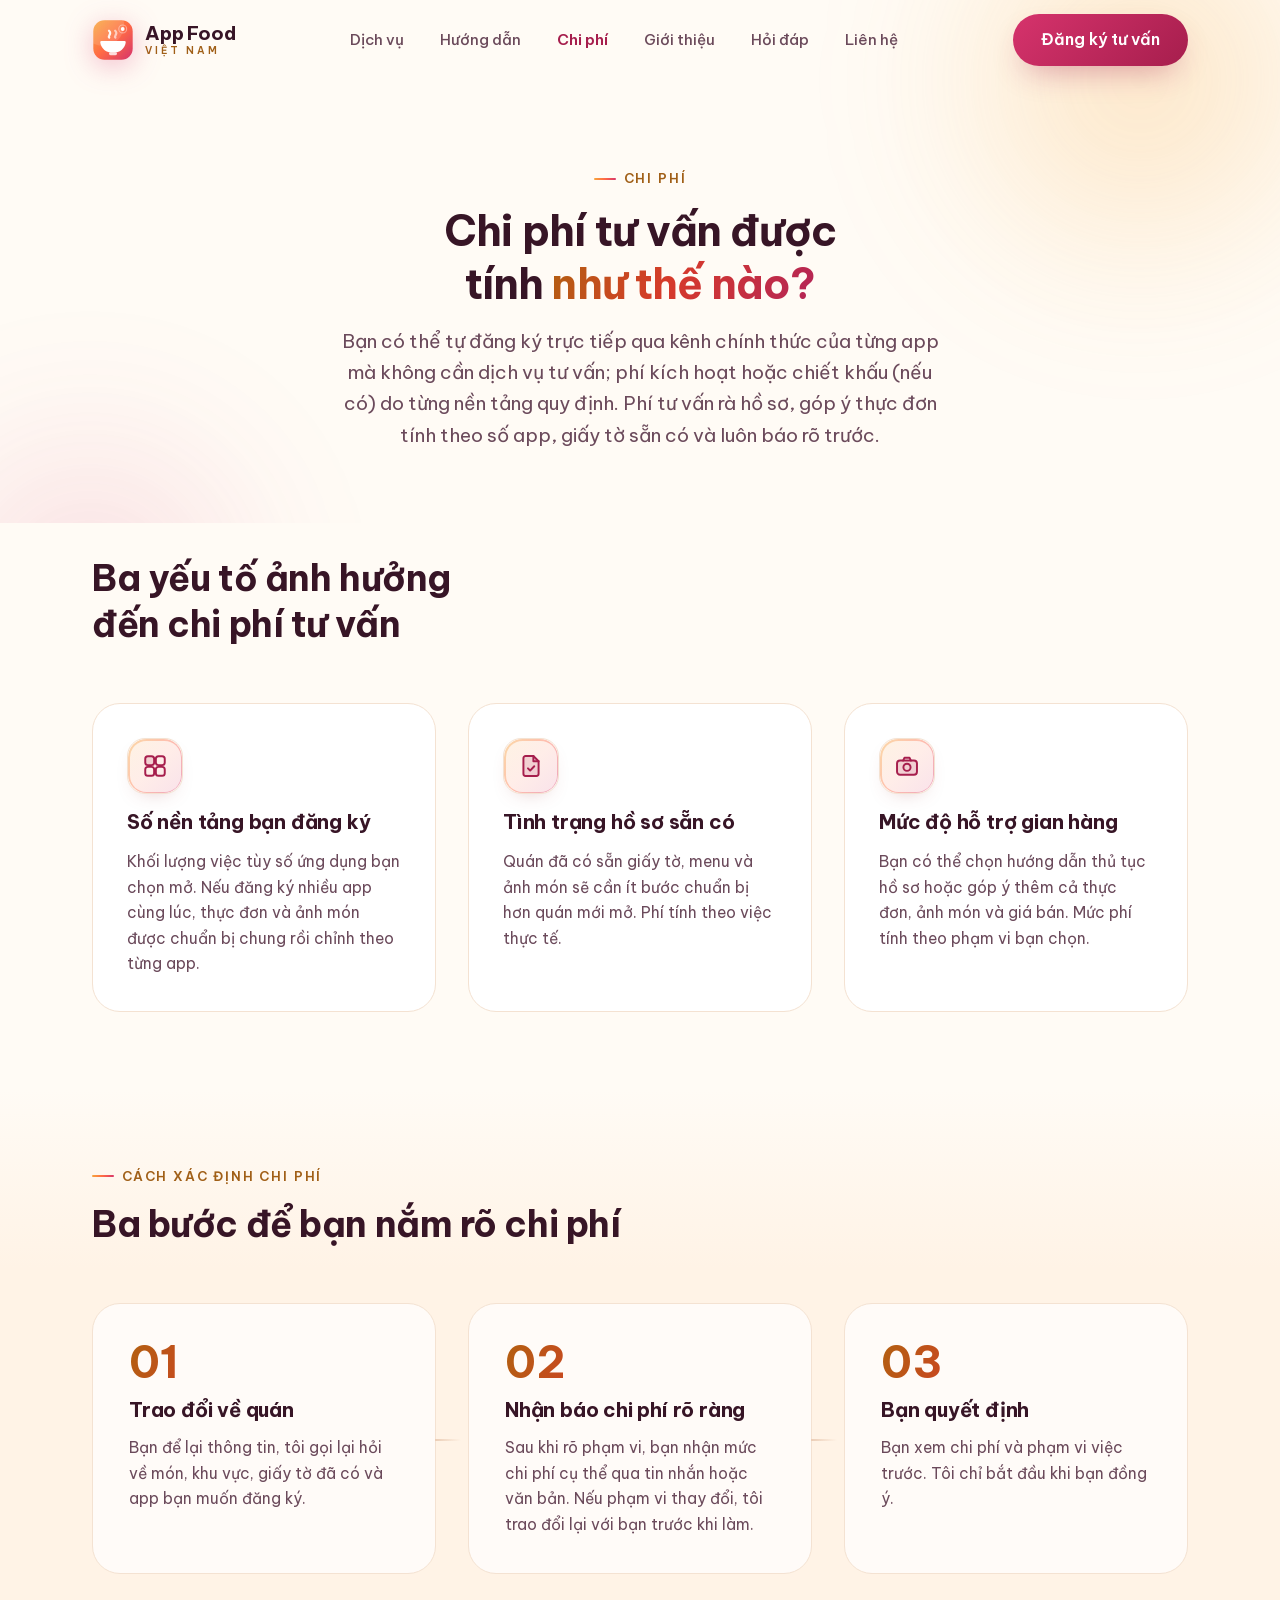
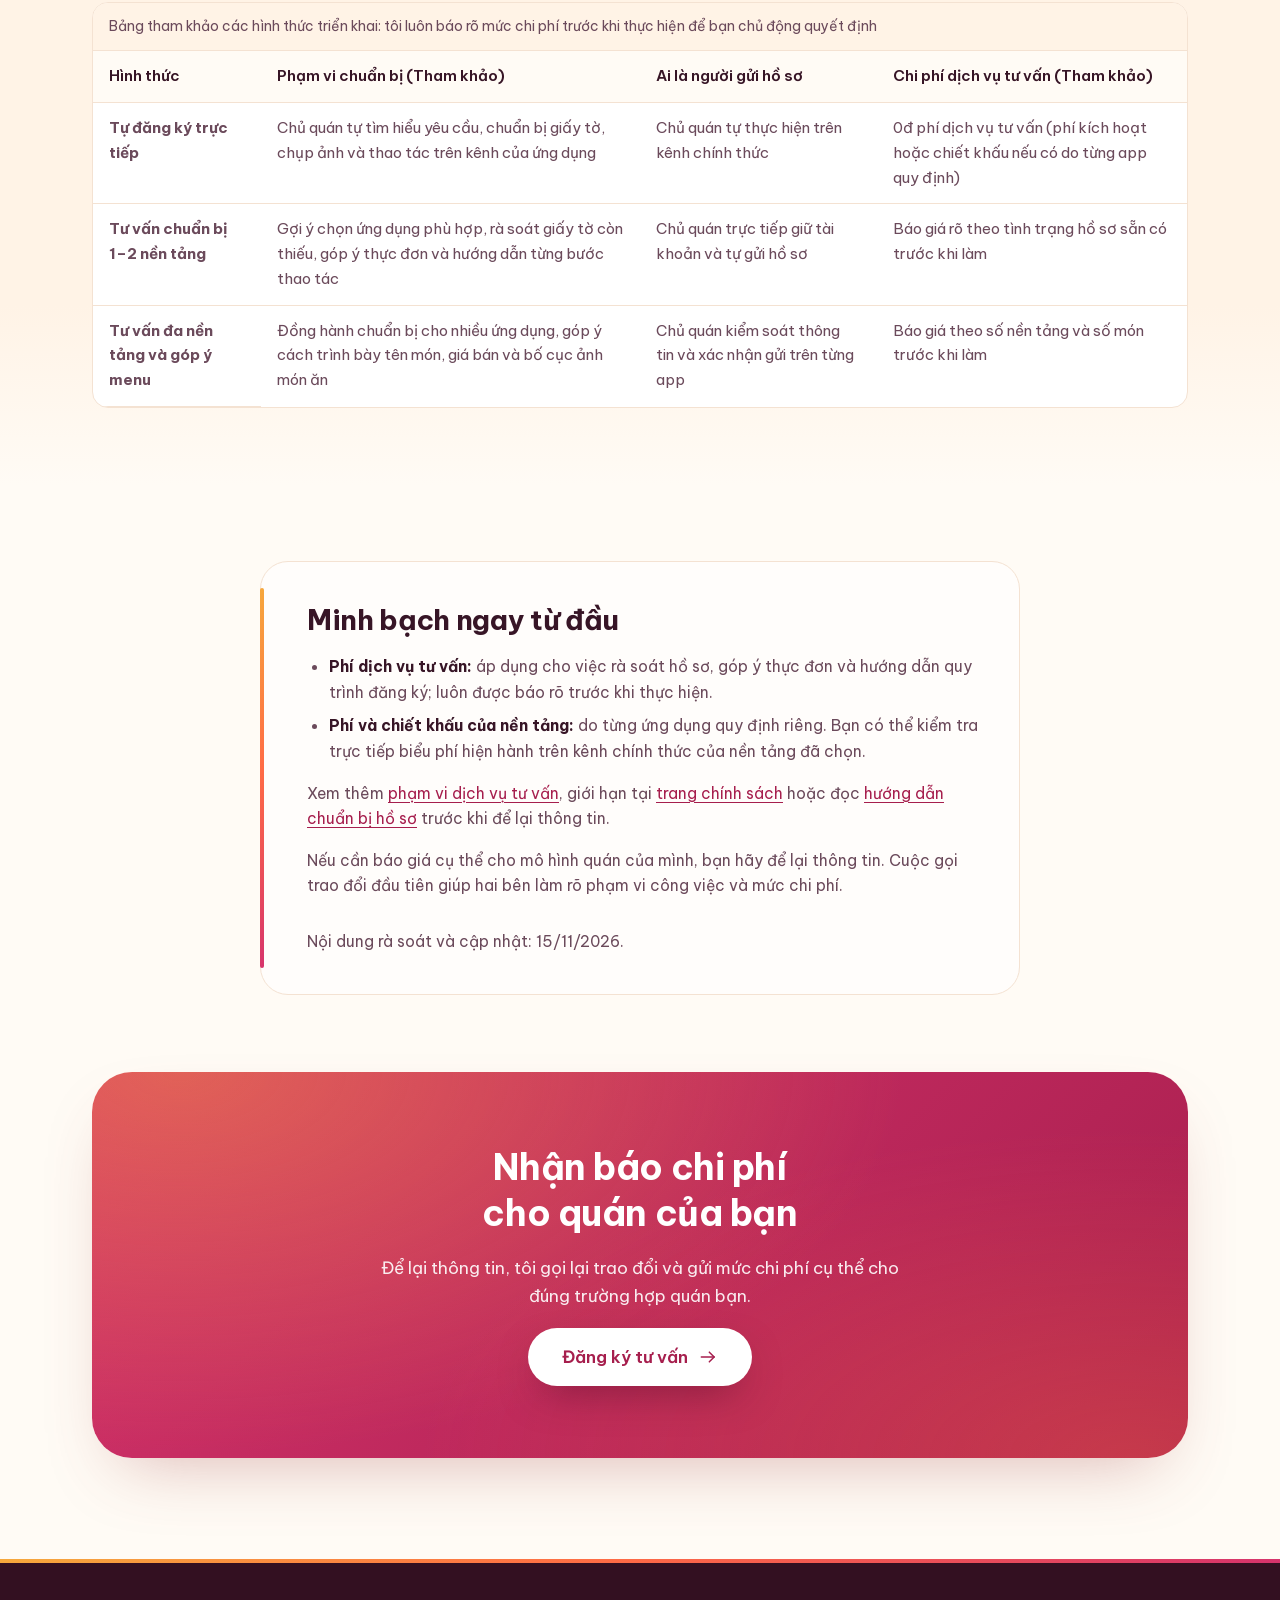
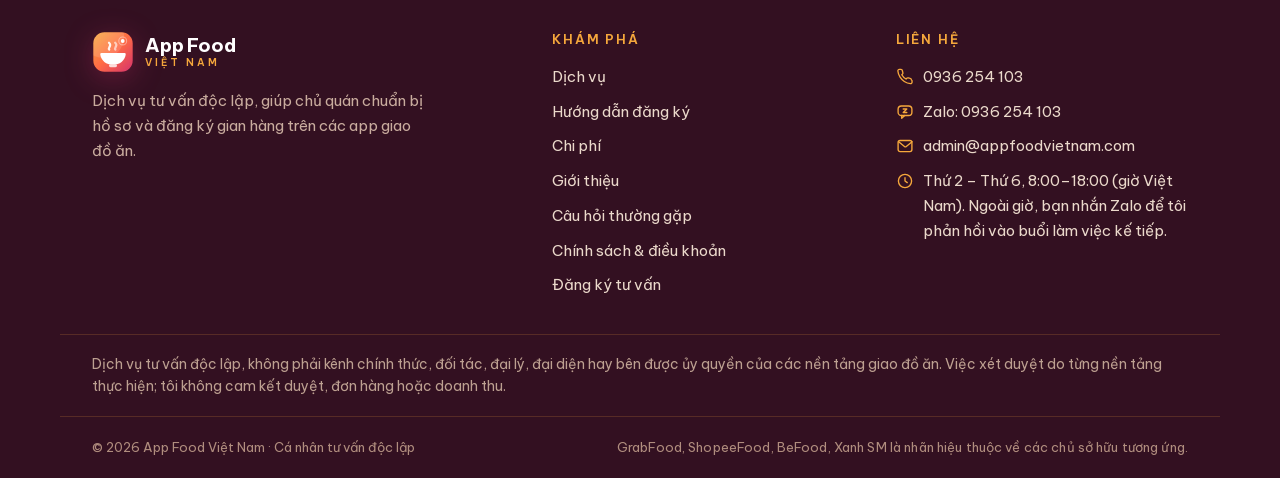
<file: bao-gia/index.html>
<!doctype html>
<html lang="vi">
<head>
  <meta charset="utf-8">
  <!-- Google Tag Manager -->
  <script>(function(w,d,s,l,i){w[l]=w[l]||[];w[l].push({'gtm.start':
  new Date().getTime(),event:'gtm.js'});var f=d.getElementsByTagName(s)[0],
  j=d.createElement(s),dl=l!='dataLayer'?'&l='+l:'';j.async=true;j.src=
  'https://www.googletagmanager.com/gtm.js?id='+i+dl;f.parentNode.insertBefore(j,f);
  })(window,document,'script','dataLayer','GTM-K2JDBFPT');</script>
  <!-- End Google Tag Manager -->
  <meta name="google-site-verification" content="fqpDVTH3SYLtBj9AutIHvdOHtQyylVKKp6pQyJX3B4w">
  <meta name="viewport" content="width=device-width, initial-scale=1">
  <script>document.documentElement.classList.add('js');setTimeout(function(){if(!window.__afvReady)document.documentElement.classList.remove('js')},3000)</script>
  <title>Chi phí tư vấn đăng ký gian hàng | App Food Việt Nam</title>
  <meta name="description" content="Chi phí tư vấn độc lập khi chuẩn bị hồ sơ mở gian hàng trên GrabFood, ShopeeFood, BeFood, Xanh SM Ngon. Báo rõ chi phí trước khi làm, bạn tự quyết định.">
  <meta name="theme-color" content="#FFFBF5">
  <meta property="og:type" content="website">
  <meta property="og:url" content="https://appfoodvietnam.com/bao-gia/">
  <meta property="og:title" content="Chi phí tư vấn đăng ký gian hàng | App Food Việt Nam">
  <meta property="og:description" content="Chi phí tư vấn độc lập khi chuẩn bị hồ sơ mở gian hàng trên GrabFood, ShopeeFood, BeFood, Xanh SM Ngon. Báo rõ chi phí trước khi làm, bạn tự quyết định.">
  <meta property="og:image" content="https://appfoodvietnam.com/assets/img/og-cover.jpg">
  <meta property="og:image:width" content="1200">
  <meta property="og:image:height" content="630">
  <meta property="og:image:alt" content="App Food Việt Nam: hỗ trợ chủ quán chuẩn bị hồ sơ mở gian hàng trên app giao đồ ăn">
  <meta property="og:locale" content="vi_VN">
  <meta property="og:site_name" content="App Food Việt Nam">
  <meta name="twitter:card" content="summary_large_image">
  <meta name="twitter:title" content="Chi phí tư vấn đăng ký gian hàng | App Food Việt Nam">
  <meta name="twitter:description" content="Chi phí tư vấn độc lập khi chuẩn bị hồ sơ mở gian hàng trên GrabFood, ShopeeFood, BeFood, Xanh SM Ngon. Báo rõ chi phí trước khi làm, bạn tự quyết định.">
  <meta name="twitter:image" content="https://appfoodvietnam.com/assets/img/og-cover.jpg">
  <link rel="icon" type="image/svg+xml" href="/favicon.svg">
  <link rel="canonical" href="https://appfoodvietnam.com/bao-gia/">
  <link rel="preload" href="/assets/fonts/be-vietnam-pro-400-vietnamese.woff2" as="font" type="font/woff2" crossorigin>
  <link rel="preload" href="/assets/fonts/be-vietnam-pro-400-latin.woff2" as="font" type="font/woff2" crossorigin>
  <link rel="preload" href="/assets/fonts/be-vietnam-pro-700-latin.woff2" as="font" type="font/woff2" crossorigin>
  <link rel="preload" href="/assets/fonts/be-vietnam-pro-700-vietnamese.woff2" as="font" type="font/woff2" crossorigin>
  <link rel="stylesheet" href="/assets/css/style.css?v=05a">
  <script type="application/ld+json">
{
  "@context": "https://schema.org",
  "@type": "BreadcrumbList",
  "itemListElement": [
    {
      "@type": "ListItem",
      "position": 1,
      "name": "Trang chủ",
      "item": "https://appfoodvietnam.com/"
    },
    {
      "@type": "ListItem",
      "position": 2,
      "name": "Chi phí",
      "item": "https://appfoodvietnam.com/bao-gia/"
    }
  ]
}
  </script>
  <script type="application/ld+json">
  {
    "@context": "https://schema.org",
    "@type": "WebPage",
    "@id": "https://appfoodvietnam.com/bao-gia/#webpage",
    "url": "https://appfoodvietnam.com/bao-gia/",
    "name": "Chi phí tư vấn đăng ký gian hàng | App Food Việt Nam",
    "description": "Chi phí tư vấn độc lập khi chuẩn bị hồ sơ mở gian hàng trên GrabFood, ShopeeFood, BeFood, Xanh SM Ngon. Báo rõ chi phí trước khi làm, bạn tự quyết định.",
    "inLanguage": "vi",
    "isPartOf": {
      "@id": "https://appfoodvietnam.com/#website"
    },
    "about": {
      "@id": "https://appfoodvietnam.com/#org"
    },
    "dateModified": "2026-11-15"
  }
  </script>
</head>
<body>
<!-- Google Tag Manager (noscript) -->
<noscript><iframe src="https://www.googletagmanager.com/ns.html?id=GTM-K2JDBFPT"
height="0" width="0" style="display:none;visibility:hidden"></iframe></noscript>
<!-- End Google Tag Manager (noscript) -->

<header class="site-header">
  <div class="container header-inner">
    <a class="logo" href="/" aria-label="App Food Việt Nam: về trang chủ">
      <svg class="logo-mark" viewBox="0 0 64 64" aria-hidden="true"><defs><linearGradient id="gvh" x1="0" y1="0" x2="1" y2="1"><stop offset="0" stop-color="#F6A83C"/><stop offset=".5" stop-color="#FF6B45"/><stop offset="1" stop-color="#D6336C"/></linearGradient><clipPath id="gvhc"><rect x="2" y="2" width="60" height="60" rx="17"/></clipPath></defs><rect x="2" y="2" width="60" height="60" rx="17" fill="url(#gvh)"/><g clip-path="url(#gvhc)"><circle cx="17" cy="9" r="32" fill="#fff" opacity=".13"/></g><path d="M26.2 28.4c-1.9-2.3 1.5-4.1 1.5-6.9 0-1.9-1.1-3-1.8-3.7" stroke="#fff" stroke-width="3.4" stroke-linecap="round" fill="none" opacity=".92"/><path d="M35.6 28.4c-1.9-2.3 1.5-4.1 1.5-6.9 0-1.9-1.1-3-1.8-3.7" stroke="#fff" stroke-width="3.4" stroke-linecap="round" fill="none" opacity=".6"/><circle cx="46.8" cy="15.2" r="2.9" fill="#fff"/><circle cx="46.8" cy="15.2" r="6" stroke="#fff" stroke-width="1.7" fill="none" opacity=".4"/><path d="M14.6 33.5h34.8a2 2 0 0 1 2 2.2c-1 8.9-9.2 15.8-19.4 15.8s-18.4-6.9-19.4-15.8a2 2 0 0 1 2-2.2z" fill="#fff"/><path d="M26 51.4h12v1a2.8 2.8 0 0 1-2.8 2.8h-6.4A2.8 2.8 0 0 1 26 52.4z" fill="#fff" opacity=".8"/></svg>
      <span class="logo-text">App Food <small>Việt Nam</small></span>
    </a>
    <nav class="main-nav" aria-label="Điều hướng chính">
      <a href="/dich-vu/">Dịch vụ</a>
      <a href="/huong-dan-dang-ky/">Hướng dẫn</a>
      <a href="/bao-gia/" aria-current="page">Chi phí</a>
      <a href="/gioi-thieu/">Giới thiệu</a>
      <a href="/cau-hoi-thuong-gap/">Hỏi đáp</a>
      <a href="/lien-he/">Liên hệ</a>
    </nav>
    <a class="btn btn-primary header-cta" href="/dang-ky/">Đăng ký tư vấn</a>
    <button class="nav-toggle" aria-expanded="false" aria-label="Mở hoặc đóng menu">
      <svg class="icon-menu" viewBox="0 0 24 24" fill="none" stroke="currentColor" stroke-width="1.8" stroke-linecap="round" aria-hidden="true"><path d="M3.6 7h16.8"/><path d="M3.6 12h16.8"/><path d="M3.6 17h10.8"/></svg>
      <svg class="icon-close" viewBox="0 0 24 24" fill="none" stroke="currentColor" stroke-width="1.8" stroke-linecap="round" aria-hidden="true"><path d="M6 6l12 12"/><path d="M18 6L6 18"/></svg>
    </button>
  </div>
</header>

<main>
  <section class="page-hero">
    <div class="hero-bg" aria-hidden="true">
      <span class="blob blob-1"></span>
      <span class="blob blob-2"></span>
    </div>
    <div class="container">
      <span class="eyebrow hero-enter">Chi phí</span>
      <h1 class="hero-enter-2">Chi&nbsp;phí tư&nbsp;vấn được tính <span class="grad-text">như thế nào?</span></h1>
      <p class="lead hero-enter-3">Bạn có thể tự đăng ký trực tiếp qua kênh chính thức của từng app mà không cần dịch vụ tư vấn; phí kích hoạt hoặc chiết khấu (nếu có) do từng nền tảng quy định. Phí tư vấn rà hồ sơ, góp ý thực đơn tính theo số app, giấy tờ sẵn có và luôn báo rõ trước.</p>
    </div>
  </section>

  <!-- ============ 3 YẾU TỐ ============ -->
  <section class="section">
    <div class="container">
      <div class="section-head reveal"><h2>Ba yếu&nbsp;tố ảnh&nbsp;hưởng đến chi&nbsp;phí tư&nbsp;vấn</h2></div>
      <div class="value-grid">
        <article class="value-item reveal">
          <span class="icon-tile">
            <svg viewBox="0 0 24 24" fill="none" stroke="currentColor" stroke-width="1.8" stroke-linecap="round" stroke-linejoin="round" aria-hidden="true"><rect x="3" y="3" width="8.2" height="8.2" rx="2.4" fill="currentColor" opacity=".14" stroke="none"/><rect x="3" y="3" width="8.2" height="8.2" rx="2.4"/><rect x="12.8" y="3" width="8.2" height="8.2" rx="2.4"/><rect x="3" y="12.8" width="8.2" height="8.2" rx="2.4"/><rect x="12.8" y="12.8" width="8.2" height="8.2" rx="2.4"/></svg>
          </span>
          <h3>Số nền&nbsp;tảng bạn đăng&nbsp;ký</h3>
          <p>Khối lượng việc tùy số ứng dụng bạn chọn mở. Nếu đăng ký nhiều app cùng lúc, thực đơn và ảnh món được chuẩn bị chung rồi chỉnh theo từng app.</p>
        </article>
        <article class="value-item reveal reveal-d1">
          <span class="icon-tile">
            <svg viewBox="0 0 24 24" fill="none" stroke="currentColor" stroke-width="1.8" stroke-linecap="round" stroke-linejoin="round" aria-hidden="true"><path d="M14.2 2.8H7a2 2 0 0 0-2 2v14.4a2 2 0 0 0 2 2h10a2 2 0 0 0 2-2V7.6z" fill="currentColor" opacity=".14" stroke="none"/><path d="M14.2 2.8H7a2 2 0 0 0-2 2v14.4a2 2 0 0 0 2 2h10a2 2 0 0 0 2-2V7.6z"/><path d="M14.2 2.8v4.8H19"/><path d="M9.2 14.2l2 2 3.8-4"/></svg>
          </span>
          <h3>Tình trạng hồ&nbsp;sơ sẵn có</h3>
          <p>Quán đã có sẵn giấy tờ, menu và ảnh món sẽ cần ít bước chuẩn bị hơn quán mới mở. Phí tính theo việc thực tế.</p>
        </article>
        <article class="value-item reveal reveal-d2">
          <span class="icon-tile">
            <svg viewBox="0 0 24 24" fill="none" stroke="currentColor" stroke-width="1.8" stroke-linecap="round" stroke-linejoin="round" aria-hidden="true"><rect x="2.8" y="7" width="18.4" height="13" rx="2.8" fill="currentColor" opacity=".14" stroke="none"/><rect x="2.8" y="7" width="18.4" height="13" rx="2.8"/><path d="M8.4 7l1.3-2.6h4.6L15.6 7"/><circle cx="12" cy="13.2" r="3.3"/></svg>
          </span>
          <h3>Mức độ hỗ trợ gian&nbsp;hàng</h3>
          <p>Bạn có thể chọn hướng dẫn thủ tục hồ sơ hoặc góp ý thêm cả thực đơn, ảnh món và giá bán. Mức phí tính theo phạm vi bạn chọn.</p>
        </article>
      </div>
    </div>
  </section>

  <!-- ============ CÁCH CHỐT PHÍ ============ -->
  <section class="section section-alt">
    <div class="container">
      <div class="section-head reveal">
        <span class="eyebrow">Cách xác định chi phí</span>
        <h2>Ba bước để bạn nắm rõ chi&nbsp;phí</h2>
      </div>
      <div class="steps">
        <article class="step reveal">
          <span class="step-num" aria-hidden="true">01</span>
          <h3>Trao đổi về quán</h3>
          <p>Bạn để lại thông tin, tôi gọi lại hỏi về món, khu vực, giấy tờ đã có và app bạn muốn đăng ký.</p>
        </article>
        <article class="step reveal reveal-d1">
          <span class="step-num" aria-hidden="true">02</span>
          <h3>Nhận báo chi&nbsp;phí rõ ràng</h3>
          <p>Sau khi rõ phạm vi, bạn nhận mức chi phí cụ thể qua tin nhắn hoặc văn bản. Nếu phạm vi thay đổi, tôi trao đổi lại với bạn trước khi làm.</p>
        </article>
        <article class="step reveal reveal-d2">
          <span class="step-num" aria-hidden="true">03</span>
          <h3>Bạn quyết định</h3>
          <p>Bạn xem chi phí và phạm vi việc trước. Tôi chỉ bắt đầu khi bạn đồng ý.</p>
        </article>
      </div>
        <div class="table-wrap reveal" style="margin-top: 28px;">
          <table class="compare-table">
            <caption>Bảng tham khảo các hình thức triển khai: tôi luôn báo rõ mức chi phí trước khi thực hiện để bạn chủ động quyết định</caption>
            <thead>
              <tr>
                <th scope="col">Hình thức</th>
                <th scope="col">Phạm vi chuẩn bị (Tham khảo)</th>
                <th scope="col">Ai là người gửi hồ sơ</th>
                <th scope="col">Chi phí dịch vụ tư vấn (Tham khảo)</th>
              </tr>
            </thead>
            <tbody>
              <tr>
                <th scope="row">Tự đăng ký trực tiếp</th>
                <td>Chủ quán tự tìm hiểu yêu cầu, chuẩn bị giấy tờ, chụp ảnh và thao tác trên kênh của ứng dụng</td>
                <td>Chủ quán tự thực hiện trên kênh chính thức</td>
                <td>0đ phí dịch vụ tư vấn (phí kích hoạt hoặc chiết khấu nếu có do từng app quy định)</td>
              </tr>
              <tr>
                <th scope="row">Tư vấn chuẩn bị 1–2 nền tảng</th>
                <td>Gợi ý chọn ứng dụng phù hợp, rà soát giấy tờ còn thiếu, góp ý thực đơn và hướng dẫn từng bước thao tác</td>
                <td>Chủ quán trực tiếp giữ tài khoản và tự gửi hồ sơ</td>
                <td>Báo giá rõ theo tình trạng hồ sơ sẵn có trước khi làm</td>
              </tr>
              <tr>
                <th scope="row">Tư vấn đa nền tảng và góp ý menu</th>
                <td>Đồng hành chuẩn bị cho nhiều ứng dụng, góp ý cách trình bày tên món, giá bán và bố cục ảnh món ăn</td>
                <td>Chủ quán kiểm soát thông tin và xác nhận gửi trên từng app</td>
                <td>Báo giá theo số nền tảng và số món trước khi làm</td>
              </tr>
            </tbody>
          </table>
        </div>
    </div>
  </section>

  <!-- ============ KHÔNG HỨA ============ -->
  <section class="section">
    <div class="container">
      <div class="prose reveal">
        <h2>Minh bạch ngay từ đầu</h2>
        <ul>
          <li><strong>Phí dịch vụ tư vấn:</strong> áp dụng cho việc rà soát hồ sơ, góp ý thực đơn và hướng dẫn quy trình đăng ký; luôn được báo rõ trước khi thực hiện.</li>
          <li><strong>Phí và chiết khấu của nền tảng:</strong> do từng ứng dụng quy định riêng. Bạn có thể kiểm tra trực tiếp biểu phí hiện hành trên kênh chính thức của nền tảng đã chọn.</li>
        </ul>
        <p>Xem thêm <a href="/dich-vu/">phạm vi dịch vụ tư vấn</a>, giới hạn tại <a href="/chinh-sach/">trang chính sách</a> hoặc đọc <a href="/huong-dan-dang-ky/">hướng dẫn chuẩn bị hồ sơ</a> trước khi để lại thông tin.</p>
        <p>Nếu cần báo giá cụ thể cho mô hình quán của mình, bạn hãy để lại thông tin. Cuộc gọi trao đổi đầu tiên giúp hai bên làm rõ phạm vi công việc và mức chi phí.</p>
        <p class="guide-note">Nội dung rà soát và cập nhật: <time datetime="2026-11-15">15/11/2026</time>.</p>
      </div>
    </div>
  </section>

  <!-- ============ CTA ============ -->
  <section class="section" style="padding-top: 0;">
    <div class="container">
      <div class="cta-banner reveal">
        <h2>Nhận báo chi&nbsp;phí cho quán của bạn</h2>
        <p>Để lại thông tin, tôi gọi lại trao đổi và gửi mức chi phí cụ thể cho đúng trường hợp quán bạn.</p>
        <a class="btn btn-primary btn-lg" href="/dang-ky/">
          Đăng ký tư vấn
          <svg viewBox="0 0 24 24" fill="none" stroke="currentColor" stroke-width="1.8" stroke-linecap="round" stroke-linejoin="round" aria-hidden="true"><path d="M4 12h15.4"/><path d="M13.6 6.2l5.8 5.8-5.8 5.8"/></svg>
        </a>
      </div>
    </div>
  </section>
</main>

<div class="floating-cta">
  <a class="fab fab-call" href="tel:0936254103" aria-label="Gọi 0936 254 103">
    <svg viewBox="0 0 24 24" fill="none" stroke="currentColor" stroke-width="1.8" stroke-linecap="round" stroke-linejoin="round" aria-hidden="true"><path d="M21.4 16.8v2.2a1.9 1.9 0 0 1-2.1 1.9 18.9 18.9 0 0 1-8.2-2.9 18.6 18.6 0 0 1-5.7-5.7A18.9 18.9 0 0 1 2.5 4a1.9 1.9 0 0 1 1.9-2.1h2.2a1.9 1.9 0 0 1 1.9 1.6c.1.9.3 1.7.6 2.5a1.9 1.9 0 0 1-.4 2l-1 1a15.2 15.2 0 0 0 5.7 5.7l1-1a1.9 1.9 0 0 1 2-.4c.8.3 1.6.5 2.5.6a1.9 1.9 0 0 1 1.6 1.9z"/></svg>
    <span class="fab-label">0936&nbsp;254&nbsp;103</span>
  </a>
  <a class="fab fab-zalo" href="https://zalo.me/0936254103" target="_blank" rel="noopener" aria-label="Nhắn Zalo cho App Food Việt Nam">
    <svg viewBox="0 0 24 24" fill="none" stroke="currentColor" stroke-width="1.8" stroke-linecap="round" stroke-linejoin="round" aria-hidden="true"><rect x="2.8" y="4" width="18.4" height="12.6" rx="4.4"/><path d="M7.6 16.6v3.8l4-3.8"/><path d="M9.6 8h4.8l-4.8 4.6h4.8"/></svg>
    <span class="fab-label">Chat Zalo</span>
  </a>
</div>

<footer class="site-footer">
  <div class="container footer-grid">
    <div class="footer-brand">
      <a class="logo" href="/" aria-label="App Food Việt Nam">
        <svg class="logo-mark" viewBox="0 0 64 64" aria-hidden="true"><defs><linearGradient id="gvf" x1="0" y1="0" x2="1" y2="1"><stop offset="0" stop-color="#F6A83C"/><stop offset=".5" stop-color="#FF6B45"/><stop offset="1" stop-color="#D6336C"/></linearGradient><clipPath id="gvfc"><rect x="2" y="2" width="60" height="60" rx="17"/></clipPath></defs><rect x="2" y="2" width="60" height="60" rx="17" fill="url(#gvf)"/><g clip-path="url(#gvfc)"><circle cx="17" cy="9" r="32" fill="#fff" opacity=".13"/></g><path d="M26.2 28.4c-1.9-2.3 1.5-4.1 1.5-6.9 0-1.9-1.1-3-1.8-3.7" stroke="#fff" stroke-width="3.4" stroke-linecap="round" fill="none" opacity=".92"/><path d="M35.6 28.4c-1.9-2.3 1.5-4.1 1.5-6.9 0-1.9-1.1-3-1.8-3.7" stroke="#fff" stroke-width="3.4" stroke-linecap="round" fill="none" opacity=".6"/><circle cx="46.8" cy="15.2" r="2.9" fill="#fff"/><circle cx="46.8" cy="15.2" r="6" stroke="#fff" stroke-width="1.7" fill="none" opacity=".4"/><path d="M14.6 33.5h34.8a2 2 0 0 1 2 2.2c-1 8.9-9.2 15.8-19.4 15.8s-18.4-6.9-19.4-15.8a2 2 0 0 1 2-2.2z" fill="#fff"/><path d="M26 51.4h12v1a2.8 2.8 0 0 1-2.8 2.8h-6.4A2.8 2.8 0 0 1 26 52.4z" fill="#fff" opacity=".8"/></svg>
        <span class="logo-text">App Food <small>Việt Nam</small></span>
      </a>
      <p>Dịch vụ tư vấn độc lập, giúp chủ quán chuẩn bị hồ sơ và đăng ký gian hàng trên các app giao đồ ăn.</p>
    </div>
    <nav class="footer-col" aria-label="Liên kết trang">
      <h3>Khám phá</h3>
      <ul>
        <li><a href="/dich-vu/">Dịch vụ</a></li>
        <li><a href="/huong-dan-dang-ky/">Hướng dẫn đăng ký</a></li>
        <li><a href="/bao-gia/">Chi phí</a></li>
        <li><a href="/gioi-thieu/">Giới thiệu</a></li>
        <li><a href="/cau-hoi-thuong-gap/">Câu hỏi thường gặp</a></li>
        <li><a href="/chinh-sach/">Chính sách &amp; điều khoản</a></li>
        <li><a href="/dang-ky/">Đăng ký tư vấn</a></li>
      </ul>
    </nav>
    <div class="footer-col">
      <h3>Liên&nbsp;hệ</h3>
      <ul>
        <li>
          <svg viewBox="0 0 24 24" fill="none" stroke="currentColor" stroke-width="1.8" stroke-linecap="round" stroke-linejoin="round" aria-hidden="true"><path d="M21.4 16.8v2.2a1.9 1.9 0 0 1-2.1 1.9 18.9 18.9 0 0 1-8.2-2.9 18.6 18.6 0 0 1-5.7-5.7A18.9 18.9 0 0 1 2.5 4a1.9 1.9 0 0 1 1.9-2.1h2.2a1.9 1.9 0 0 1 1.9 1.6c.1.9.3 1.7.6 2.5a1.9 1.9 0 0 1-.4 2l-1 1a15.2 15.2 0 0 0 5.7 5.7l1-1a1.9 1.9 0 0 1 2-.4c.8.3 1.6.5 2.5.6a1.9 1.9 0 0 1 1.6 1.9z"/></svg>
          <a href="tel:0936254103">0936&nbsp;254&nbsp;103</a>
        </li>
        <li>
          <svg viewBox="0 0 24 24" fill="none" stroke="currentColor" stroke-width="1.8" stroke-linecap="round" stroke-linejoin="round" aria-hidden="true"><rect x="2.8" y="4" width="18.4" height="12.6" rx="4.4"/><path d="M7.6 16.6v3.8l4-3.8"/><path d="M9.6 8h4.8l-4.8 4.6h4.8"/></svg>
          <a href="https://zalo.me/0936254103" target="_blank" rel="noopener">Zalo: 0936&nbsp;254&nbsp;103</a>
        </li>
        <li>
          <svg viewBox="0 0 24 24" fill="none" stroke="currentColor" stroke-width="1.8" stroke-linecap="round" stroke-linejoin="round" aria-hidden="true"><rect x="2.8" y="4.6" width="18.4" height="14.8" rx="2.6"/><path d="M3.6 6.2l7.7 6.4a1.8 1.8 0 0 0 2.4 0l7.7-6.4"/></svg>
          <a href="mailto:admin@appfoodvietnam.com">admin@appfoodvietnam.com</a>
        </li>
        <li>
          <svg viewBox="0 0 24 24" fill="none" stroke="currentColor" stroke-width="1.8" stroke-linecap="round" stroke-linejoin="round" aria-hidden="true"><circle cx="12" cy="12" r="8.8"/><path d="M12 7.6V12l3 2.2"/></svg>
          <span>Thứ 2 – Thứ 6, 8:00–18:00 (giờ Việt Nam). Ngoài giờ, bạn nhắn Zalo để tôi phản hồi vào buổi làm việc kế tiếp.</span>
        </li>
      </ul>
    </div>
  </div>
  <div class="container footer-disclosure">
    Dịch vụ tư vấn độc lập, không phải kênh chính thức, đối tác, đại lý, đại diện hay bên được ủy quyền của các nền tảng giao đồ ăn. Việc xét duyệt do từng nền tảng thực hiện; tôi không cam kết duyệt, đơn hàng hoặc doanh thu.
  </div>
  <div class="container footer-bottom">
    <span>© 2026 App Food Việt Nam · Cá nhân tư vấn độc lập</span>
    <span class="brands">GrabFood, ShopeeFood, BeFood, Xanh SM là nhãn hiệu thuộc về các chủ sở hữu tương ứng.</span>
  </div>
</footer>

<div class="mobile-menu-overlay" id="mobileMenu" role="dialog" aria-modal="true" aria-label="Menu điều hướng" hidden>
  <button class="mobile-menu-close" aria-label="Đóng menu">
    <svg viewBox="0 0 24 24" fill="none" stroke="currentColor" stroke-width="1.8" stroke-linecap="round" aria-hidden="true"><path d="M6 6l12 12"/><path d="M18 6L6 18"/></svg>
  </button>
  <nav class="mobile-menu-nav" aria-label="Điều hướng chính (di động)">
    <a href="/">Trang chủ</a>
    <a href="/dich-vu/">Dịch vụ</a>
    <a href="/huong-dan-dang-ky/">Hướng dẫn đăng ký</a>
    <a href="/bao-gia/" aria-current="page">Chi phí</a>
    <a href="/gioi-thieu/">Giới thiệu</a>
    <a href="/cau-hoi-thuong-gap/">Hỏi đáp</a>
    <a href="/lien-he/">Liên hệ</a>
    <a class="btn btn-primary" href="/dang-ky/">Đăng ký tư vấn</a>
    <a class="menu-call" href="tel:0936254103">Gọi 0936&nbsp;254&nbsp;103</a>
  </nav>
</div>

<script src="/assets/js/main.js?v=05a" defer></script>
</body>
</html>
</file>
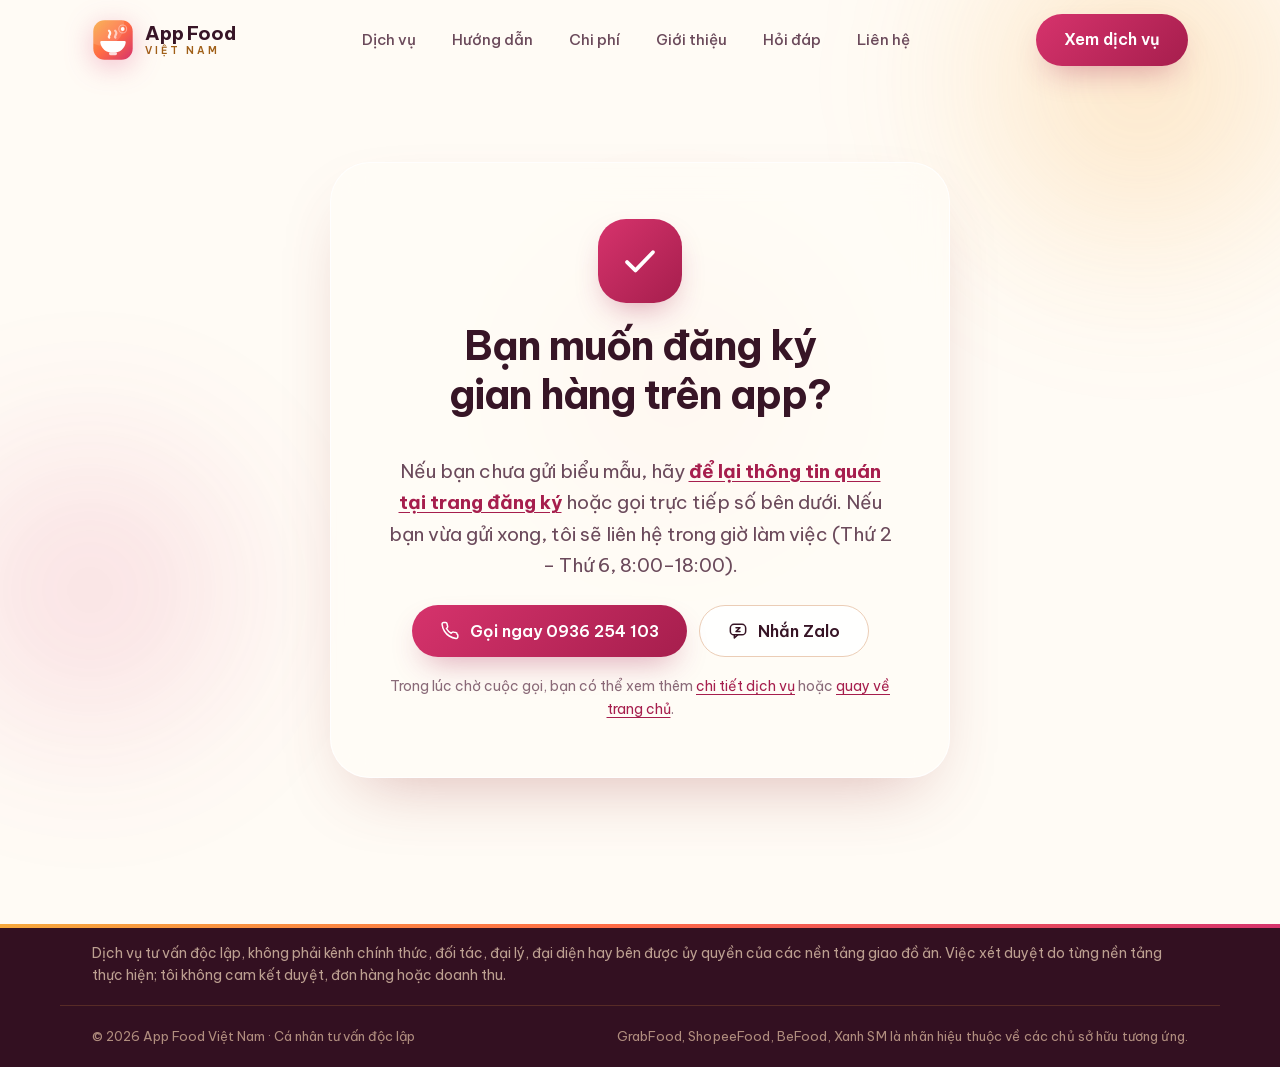
<file: cam-on/index.html>
<!doctype html>
<html lang="vi">
<head>
  <meta charset="utf-8">
  <!-- Google Tag Manager -->
  <script>(function(w,d,s,l,i){w[l]=w[l]||[];w[l].push({'gtm.start':
  new Date().getTime(),event:'gtm.js'});var f=d.getElementsByTagName(s)[0],
  j=d.createElement(s),dl=l!='dataLayer'?'&l='+l:'';j.async=true;j.src=
  'https://www.googletagmanager.com/gtm.js?id='+i+dl;f.parentNode.insertBefore(j,f);
  })(window,document,'script','dataLayer','GTM-K2JDBFPT');</script>
  <!-- End Google Tag Manager -->
  <meta name="google-site-verification" content="fqpDVTH3SYLtBj9AutIHvdOHtQyylVKKp6pQyJX3B4w">
  <meta name="viewport" content="width=device-width, initial-scale=1">
  <script>document.documentElement.classList.add('js');setTimeout(function(){if(!window.__afvReady)document.documentElement.classList.remove('js')},3000)</script>
  <title>Đã nhận thông tin đăng ký tư vấn | App Food Việt Nam</title>
  <meta name="description" content="Thông tin đăng ký tư vấn của bạn đã được ghi nhận. Tôi sẽ liên hệ lại để tư vấn về việc mở gian hàng trên app giao đồ ăn.">
  <meta property="og:type" content="website">
  <meta property="og:url" content="https://appfoodvietnam.com/cam-on/">
  <meta property="og:title" content="Đã nhận thông tin đăng ký tư vấn">
  <meta property="og:description" content="Thông tin đăng ký tư vấn của bạn đã được ghi nhận. Tôi sẽ liên hệ lại để tư vấn về việc mở gian hàng trên app giao đồ ăn.">
  <meta property="og:image" content="https://appfoodvietnam.com/assets/img/og-cover.jpg">
  <meta property="og:image:width" content="1200">
  <meta property="og:image:height" content="630">
  <meta property="og:image:alt" content="App Food Việt Nam — hỗ trợ chủ quán đăng ký gian hàng trên app giao đồ ăn">
  <meta property="og:locale" content="vi_VN">
  <meta property="og:site_name" content="App Food Việt Nam">
  <meta name="twitter:card" content="summary_large_image">
  <meta name="twitter:title" content="Đã nhận thông tin đăng ký tư vấn">
  <meta name="twitter:description" content="Thông tin đăng ký tư vấn của bạn đã được ghi nhận. Tôi sẽ liên hệ lại để tư vấn về việc mở gian hàng trên app giao đồ ăn.">
  <meta name="twitter:image" content="https://appfoodvietnam.com/assets/img/og-cover.jpg">
  <meta name="robots" content="noindex">
  <meta name="theme-color" content="#FFFBF5">
  <link rel="icon" type="image/svg+xml" href="/favicon.svg">
  <link rel="canonical" href="https://appfoodvietnam.com/cam-on/">
  <link rel="preload" href="/assets/fonts/be-vietnam-pro-400-vietnamese.woff2" as="font" type="font/woff2" crossorigin>
  <link rel="preload" href="/assets/fonts/be-vietnam-pro-400-latin.woff2" as="font" type="font/woff2" crossorigin>
  <link rel="preload" href="/assets/fonts/be-vietnam-pro-700-latin.woff2" as="font" type="font/woff2" crossorigin>
  <link rel="preload" href="/assets/fonts/be-vietnam-pro-700-vietnamese.woff2" as="font" type="font/woff2" crossorigin>
  <link rel="stylesheet" href="/assets/css/style.css?v=05a">
  <!-- Trang này KHÔNG chứa code conversion (Google Ads/GTM) và không push lead_form_submit_success.
       Refresh/back/truy cập trực tiếp không được phép fire lại conversion — event chỉ push 1 lần
       ở trang form, trước khi redirect sang đây. -->
</head>
<body>
<!-- Google Tag Manager (noscript) -->
<noscript><iframe src="https://www.googletagmanager.com/ns.html?id=GTM-K2JDBFPT"
height="0" width="0" style="display:none;visibility:hidden"></iframe></noscript>
<!-- End Google Tag Manager (noscript) -->

<header class="site-header">
  <div class="container header-inner">
    <a class="logo" href="/" aria-label="App Food Việt Nam: về trang chủ">
      <svg class="logo-mark" viewBox="0 0 64 64" aria-hidden="true"><defs><linearGradient id="gvh" x1="0" y1="0" x2="1" y2="1"><stop offset="0" stop-color="#F6A83C"/><stop offset=".5" stop-color="#FF6B45"/><stop offset="1" stop-color="#D6336C"/></linearGradient><clipPath id="gvhc"><rect x="2" y="2" width="60" height="60" rx="17"/></clipPath></defs><rect x="2" y="2" width="60" height="60" rx="17" fill="url(#gvh)"/><g clip-path="url(#gvhc)"><circle cx="17" cy="9" r="32" fill="#fff" opacity=".13"/></g><path d="M26.2 28.4c-1.9-2.3 1.5-4.1 1.5-6.9 0-1.9-1.1-3-1.8-3.7" stroke="#fff" stroke-width="3.4" stroke-linecap="round" fill="none" opacity=".92"/><path d="M35.6 28.4c-1.9-2.3 1.5-4.1 1.5-6.9 0-1.9-1.1-3-1.8-3.7" stroke="#fff" stroke-width="3.4" stroke-linecap="round" fill="none" opacity=".6"/><circle cx="46.8" cy="15.2" r="2.9" fill="#fff"/><circle cx="46.8" cy="15.2" r="6" stroke="#fff" stroke-width="1.7" fill="none" opacity=".4"/><path d="M14.6 33.5h34.8a2 2 0 0 1 2 2.2c-1 8.9-9.2 15.8-19.4 15.8s-18.4-6.9-19.4-15.8a2 2 0 0 1 2-2.2z" fill="#fff"/><path d="M26 51.4h12v1a2.8 2.8 0 0 1-2.8 2.8h-6.4A2.8 2.8 0 0 1 26 52.4z" fill="#fff" opacity=".8"/></svg>
      <span class="logo-text">App Food <small>Việt Nam</small></span>
    </a>
    <nav class="main-nav" aria-label="Điều hướng chính">
      <a href="/dich-vu/">Dịch vụ</a>
      <a href="/huong-dan-dang-ky/">Hướng dẫn</a>
      <a href="/bao-gia/">Chi phí</a>
      <a href="/gioi-thieu/">Giới thiệu</a>
      <a href="/cau-hoi-thuong-gap/">Hỏi đáp</a>
      <a href="/lien-he/">Liên hệ</a>
    </nav>
    <a class="btn btn-primary header-cta" href="/dich-vu/">Xem dịch vụ</a>
    <button class="nav-toggle" aria-expanded="false" aria-label="Mở hoặc đóng menu">
      <svg class="icon-menu" viewBox="0 0 24 24" fill="none" stroke="currentColor" stroke-width="1.8" stroke-linecap="round" aria-hidden="true"><path d="M3.6 7h16.8"/><path d="M3.6 12h16.8"/><path d="M3.6 17h10.8"/></svg>
      <svg class="icon-close" viewBox="0 0 24 24" fill="none" stroke="currentColor" stroke-width="1.8" stroke-linecap="round" aria-hidden="true"><path d="M6 6l12 12"/><path d="M18 6L6 18"/></svg>
    </button>
  </div>
</header>

<main>
  <section class="thanks-hero">
    <div class="hero-bg" aria-hidden="true">
      <span class="blob blob-1"></span>
      <span class="blob blob-2"></span>
      <span class="blob blob-3"></span>
    </div>
    <div class="container" style="display: grid; justify-items: center;">
      <div class="thanks-card">
        <span class="thanks-icon">
          <svg viewBox="0 0 24 24" fill="none" stroke="currentColor" stroke-width="2.2" stroke-linecap="round" stroke-linejoin="round" aria-hidden="true"><path d="M4.6 12.6l4.8 4.8L19.4 7"/></svg>
        </span>
        <h1 style="font-size: clamp(1.75rem, 4vw, 2.5rem);">Đã nhận thông&nbsp;tin của bạn</h1>
        <div class="thanks-apps" id="thanks-apps" hidden>
          <!-- chip app đã chọn hiện ở đây (chỉ đọc key từ ?apps=, không có PII) -->
        </div>
        <p class="lead">Tôi sẽ gọi lại theo số bạn đã gửi, trong giờ làm việc Thứ 2 – Thứ 6, 8:00–18:00. Bạn để ý điện thoại giúp nhé, cuộc gọi có thể đến từ số chưa lưu.</p>
        <div class="thanks-actions">
          <a class="btn btn-primary" href="tel:0936254103">
            <svg viewBox="0 0 24 24" fill="none" stroke="currentColor" stroke-width="1.8" stroke-linecap="round" stroke-linejoin="round" aria-hidden="true"><path d="M21.4 16.8v2.2a1.9 1.9 0 0 1-2.1 1.9 18.9 18.9 0 0 1-8.2-2.9 18.6 18.6 0 0 1-5.7-5.7A18.9 18.9 0 0 1 2.5 4a1.9 1.9 0 0 1 1.9-2.1h2.2a1.9 1.9 0 0 1 1.9 1.6c.1.9.3 1.7.6 2.5a1.9 1.9 0 0 1-.4 2l-1 1a15.2 15.2 0 0 0 5.7 5.7l1-1a1.9 1.9 0 0 1 2-.4c.8.3 1.6.5 2.5.6a1.9 1.9 0 0 1 1.6 1.9z"/></svg>
            Gọi ngay 0936&nbsp;254&nbsp;103
          </a>
          <a class="btn btn-ghost" href="https://zalo.me/0936254103" target="_blank" rel="noopener">
            <svg viewBox="0 0 24 24" fill="none" stroke="currentColor" stroke-width="1.8" stroke-linecap="round" stroke-linejoin="round" aria-hidden="true"><rect x="2.8" y="4" width="18.4" height="12.6" rx="4.4"/><path d="M7.6 16.6v3.8l4-3.8"/><path d="M9.6 8h4.8l-4.8 4.6h4.8"/></svg>
            Nhắn Zalo
          </a>
        </div>
        <p style="font-size: .875rem; color: var(--muc-3);">Trong lúc chờ cuộc gọi, bạn có thể xem thêm <a href="/dich-vu/">chi tiết dịch vụ</a> hoặc <a href="/">quay về trang chủ</a>.</p>
      </div>
    </div>
  </section>
</main>

<footer class="site-footer">
  <div class="container footer-disclosure" style="border-top: 0;">
    Dịch vụ tư vấn độc lập, không phải kênh chính thức, đối tác, đại lý, đại diện hay bên được ủy quyền của các nền tảng giao đồ ăn. Việc xét duyệt do từng nền tảng thực hiện; tôi không cam kết duyệt, đơn hàng hoặc doanh thu.
  </div>
  <div class="container footer-bottom">
    <span>© 2026 App Food Việt Nam · Cá nhân tư vấn độc lập</span>
    <span class="brands">GrabFood, ShopeeFood, BeFood, Xanh SM là nhãn hiệu thuộc về các chủ sở hữu tương ứng.</span>
  </div>
</footer>

<div class="mobile-menu-overlay" id="mobileMenu" role="dialog" aria-modal="true" aria-label="Menu điều hướng" hidden>
  <button class="mobile-menu-close" aria-label="Đóng menu">
    <svg viewBox="0 0 24 24" fill="none" stroke="currentColor" stroke-width="1.8" stroke-linecap="round" aria-hidden="true"><path d="M6 6l12 12"/><path d="M18 6L6 18"/></svg>
  </button>
  <nav class="mobile-menu-nav" aria-label="Điều hướng chính (di động)">
    <a href="/">Trang chủ</a>
    <a href="/dich-vu/">Dịch vụ</a>
    <a href="/huong-dan-dang-ky/">Hướng dẫn đăng ký</a>
    <a href="/bao-gia/">Chi phí</a>
    <a href="/gioi-thieu/">Giới thiệu</a>
    <a href="/cau-hoi-thuong-gap/">Hỏi đáp</a>
    <a href="/lien-he/">Liên hệ</a>
    <a class="btn btn-primary" href="/dang-ky/">Đăng ký tư vấn</a>
    <a class="menu-call" href="tel:0936254103">Gọi 0936&nbsp;254&nbsp;103</a>
  </nav>
</div>

<script src="/assets/js/main.js?v=05a" defer></script>
<script>
  /* Hiện lại các app đã chọn từ query ?apps=grabfood,shopeefood — chỉ nhận đúng 4 key hợp lệ */
  (function () {
    var names = { grabfood: "GrabFood", shopeefood: "ShopeeFood", befood: "BeFood", xanhsm: "Xanh SM" };
    var dots = { grabfood: "dot-grab", shopeefood: "dot-shopee", befood: "dot-be", xanhsm: "dot-xanh" };
    var raw = new URLSearchParams(window.location.search).get("apps") || "";
    var keys = raw.split(",").filter(function (k) { return names[k]; });
    if (!keys.length) {
      if (!document.referrer || document.referrer.indexOf(window.location.hostname) === -1) {
        var h1 = document.querySelector(".thanks-card h1");
        var lead = document.querySelector(".thanks-card .lead");
        if (h1) h1.textContent = "Bạn muốn đăng ký gian hàng trên app?";
        if (lead) lead.innerHTML = 'Nếu bạn chưa gửi biểu mẫu, hãy <a href="/dang-ky/" style="text-decoration:underline;font-weight:700;">để lại thông tin quán tại trang đăng ký</a> hoặc gọi trực tiếp số bên dưới. Nếu bạn vừa gửi xong, tôi sẽ liên hệ trong giờ làm việc (Thứ 2 – Thứ 6, 8:00–18:00).';
      }
      return;
    }
    var wrap = document.getElementById("thanks-apps");
    keys.forEach(function (k) {
      var chip = document.createElement("span");
      chip.className = "mini-chip";
      var dot = document.createElement("span");
      dot.className = "dot " + dots[k];
      dot.setAttribute("aria-hidden", "true");
      dot.style.cssText = "width:9px;height:9px;border-radius:50%;display:inline-block;";
      chip.appendChild(dot);
      chip.appendChild(document.createTextNode(names[k]));
      wrap.appendChild(chip);
    });
    wrap.hidden = false;
  })();
</script>
</body>
</html>
</file>
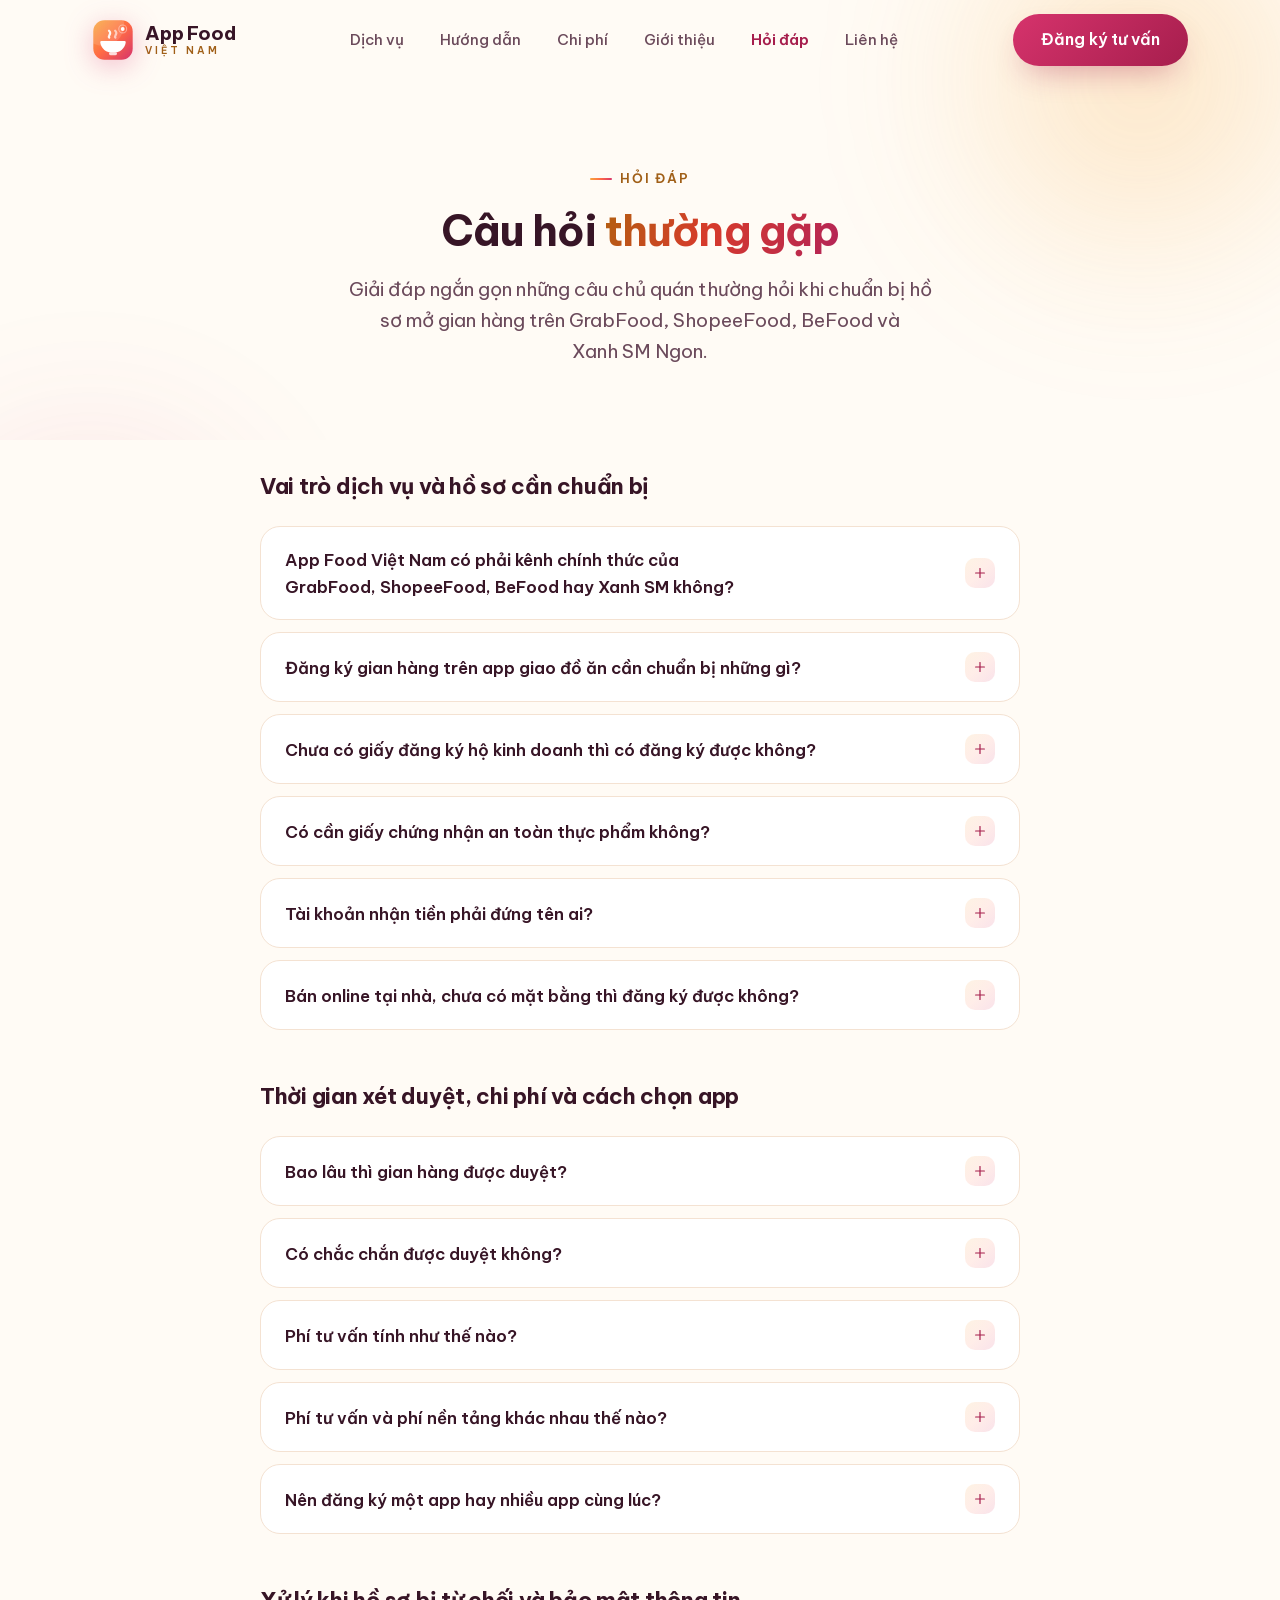
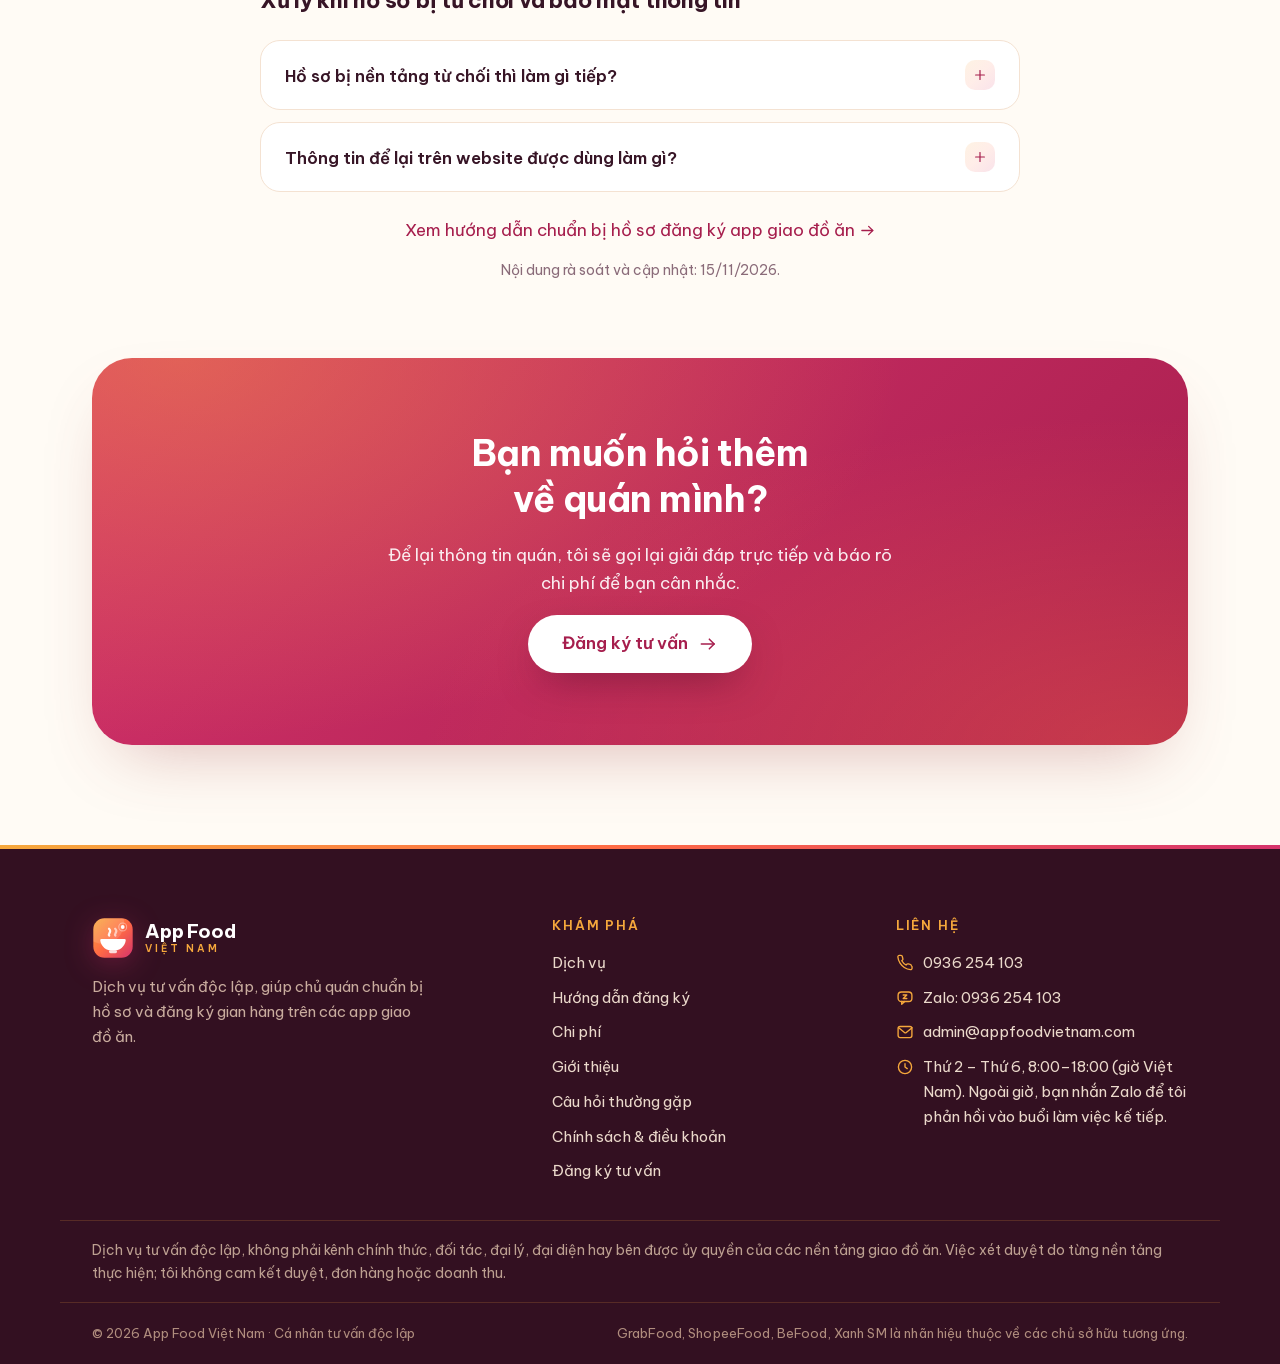
<file: cau-hoi-thuong-gap/index.html>
<!doctype html>
<html lang="vi">
<head>
  <meta charset="utf-8">
  <!-- Google Tag Manager -->
  <script>(function(w,d,s,l,i){w[l]=w[l]||[];w[l].push({'gtm.start':
  new Date().getTime(),event:'gtm.js'});var f=d.getElementsByTagName(s)[0],
  j=d.createElement(s),dl=l!='dataLayer'?'&l='+l:'';j.async=true;j.src=
  'https://www.googletagmanager.com/gtm.js?id='+i+dl;f.parentNode.insertBefore(j,f);
  })(window,document,'script','dataLayer','GTM-K2JDBFPT');</script>
  <!-- End Google Tag Manager -->
  <meta name="google-site-verification" content="fqpDVTH3SYLtBj9AutIHvdOHtQyylVKKp6pQyJX3B4w">
  <meta name="viewport" content="width=device-width, initial-scale=1">
  <script>document.documentElement.classList.add('js');setTimeout(function(){if(!window.__afvReady)document.documentElement.classList.remove('js')},3000)</script>
  <title>Câu hỏi thường gặp khi mở gian hàng | App Food Việt Nam</title>
  <meta name="description" content="Giải đáp thắc mắc khi chuẩn bị hồ sơ mở gian hàng trên GrabFood, ShopeeFood, BeFood, Xanh SM Ngon: giấy tờ cần có, cách tính phí tư vấn. App tự duyệt.">
  <meta name="theme-color" content="#FFFBF5">
  <meta property="og:type" content="website">
  <meta property="og:url" content="https://appfoodvietnam.com/cau-hoi-thuong-gap/">
  <meta property="og:title" content="Câu hỏi thường gặp khi mở gian hàng | App Food Việt Nam">
  <meta property="og:description" content="Giải đáp thắc mắc khi chuẩn bị hồ sơ mở gian hàng trên GrabFood, ShopeeFood, BeFood, Xanh SM Ngon: giấy tờ cần có, cách tính phí tư vấn. App tự duyệt.">
  <meta property="og:image" content="https://appfoodvietnam.com/assets/img/og-cover.jpg">
  <meta property="og:image:width" content="1200">
  <meta property="og:image:height" content="630">
  <meta property="og:image:alt" content="App Food Việt Nam: hỗ trợ chủ quán chuẩn bị hồ sơ mở gian hàng trên app giao đồ ăn">
  <meta property="og:locale" content="vi_VN">
  <meta property="og:site_name" content="App Food Việt Nam">
  <meta name="twitter:card" content="summary_large_image">
  <meta name="twitter:title" content="Câu hỏi thường gặp khi mở gian hàng | App Food Việt Nam">
  <meta name="twitter:description" content="Giải đáp thắc mắc khi chuẩn bị hồ sơ mở gian hàng trên GrabFood, ShopeeFood, BeFood, Xanh SM Ngon: giấy tờ cần có, cách tính phí tư vấn. App tự duyệt.">
  <meta name="twitter:image" content="https://appfoodvietnam.com/assets/img/og-cover.jpg">
  <link rel="icon" type="image/svg+xml" href="/favicon.svg">
  <link rel="canonical" href="https://appfoodvietnam.com/cau-hoi-thuong-gap/">
  <link rel="preload" href="/assets/fonts/be-vietnam-pro-400-vietnamese.woff2" as="font" type="font/woff2" crossorigin>
  <link rel="preload" href="/assets/fonts/be-vietnam-pro-400-latin.woff2" as="font" type="font/woff2" crossorigin>
  <link rel="preload" href="/assets/fonts/be-vietnam-pro-700-latin.woff2" as="font" type="font/woff2" crossorigin>
  <link rel="preload" href="/assets/fonts/be-vietnam-pro-700-vietnamese.woff2" as="font" type="font/woff2" crossorigin>
  <link rel="stylesheet" href="/assets/css/style.css?v=05a">
  <script type="application/ld+json">
{
  "@context": "https://schema.org",
  "@type": "FAQPage",
  "mainEntity": [
    {
      "@type": "Question",
      "name": "App Food Việt Nam có phải kênh chính thức của GrabFood, ShopeeFood, BeFood hay Xanh SM không?",
      "acceptedAnswer": {
        "@type": "Answer",
        "text": "Không. App Food Việt Nam là dịch vụ tư vấn và hỗ trợ độc lập, không phải kênh chính thức, đối tác, đại lý, đại diện hay bên được ủy quyền của bất kỳ nền tảng nào. Việc xét duyệt gian hàng do từng nền tảng trực tiếp thực hiện."
      }
    },
    {
      "@type": "Question",
      "name": "Đăng ký gian hàng trên app giao đồ ăn cần chuẩn bị những gì?",
      "acceptedAnswer": {
        "@type": "Answer",
        "text": "Thường gồm 5 nhóm: giấy tờ tùy thân, giấy tờ kinh doanh (nếu app yêu cầu), ảnh mặt tiền quán, menu kèm giá và tài khoản ngân hàng. Mỗi app có thể yêu cầu khác nhau; khi tư vấn, tôi gửi bạn danh mục đúng trường hợp của quán."
      }
    },
    {
      "@type": "Question",
      "name": "Chưa có giấy đăng ký hộ kinh doanh thì có đăng ký được không?",
      "acceptedAnswer": {
        "@type": "Answer",
        "text": "Tùy yêu cầu của từng nền tảng ở thời điểm nộp và mô hình quán của bạn. Khi tư vấn, tôi chỉ rõ nền tảng bạn chọn đang yêu cầu gì và bạn cần chuẩn bị thêm giấy tờ nào trước khi gửi hồ sơ."
      }
    },
    {
      "@type": "Question",
      "name": "Có cần giấy chứng nhận an toàn thực phẩm không?",
      "acceptedAnswer": {
        "@type": "Answer",
        "text": "Tùy mô hình quán và app bạn chọn. Bạn nên xem hướng dẫn đăng ký hiện hành của app; khi tư vấn, tôi cùng bạn rà phần giấy tờ này."
      }
    },
    {
      "@type": "Question",
      "name": "Tài khoản nhận tiền phải đứng tên ai?",
      "acceptedAnswer": {
        "@type": "Answer",
        "text": "Thường là tài khoản của chủ quán hoặc người đứng tên hồ sơ, theo quy định của từng app. Bạn nên kiểm tra trước để tránh phải đổi tài khoản sau khi gian hàng đã mở."
      }
    },
    {
      "@type": "Question",
      "name": "Bán online tại nhà, chưa có mặt bằng thì đăng ký được không?",
      "acceptedAnswer": {
        "@type": "Answer",
        "text": "Tùy điều kiện của từng nền tảng tại thời điểm đăng ký. Khi trao đổi, tôi sẽ dựa trên khu vực và mô hình bếp tại nhà của bạn để tư vấn ứng dụng phù hợp."
      }
    },
    {
      "@type": "Question",
      "name": "Bao lâu thì gian hàng được duyệt?",
      "acceptedAnswer": {
        "@type": "Answer",
        "text": "Thời gian xét duyệt do từng nền tảng quyết định và có thể thay đổi theo từng thời điểm, vì vậy tôi không cam kết một mốc cố định. Tôi hỗ trợ bạn chuẩn bị hồ sơ đầy đủ ngay từ lần nộp đầu tiên để hạn chế việc phải bổ sung nhiều lần."
      }
    },
    {
      "@type": "Question",
      "name": "Có chắc chắn được duyệt không?",
      "acceptedAnswer": {
        "@type": "Answer",
        "text": "Không. Nền tảng tự xét duyệt hồ sơ. Tôi hướng dẫn bạn chuẩn bị, kiểm tra và gửi hồ sơ trên kênh chính thức, không quyết định thay nền tảng."
      }
    },
    {
      "@type": "Question",
      "name": "Phí tư vấn tính như thế nào?",
      "acceptedAnswer": {
        "@type": "Answer",
        "text": "Chi phí tùy theo số ứng dụng đăng ký, hồ sơ sẵn có và hạng mục bạn cần hỗ trợ. Tôi luôn báo rõ trước khi làm; nếu phát sinh thêm việc, hai bên sẽ thống nhất lại. Xem chi tiết tại trang chi phí."
      }
    },
    {
      "@type": "Question",
      "name": "Phí tư vấn và phí nền tảng khác nhau thế nào?",
      "acceptedAnswer": {
        "@type": "Answer",
        "text": "Phí tư vấn là khoản chi cho phần hỗ trợ chuẩn bị hồ sơ, menu và quy trình đăng ký. Phí nền tảng như chiết khấu, hoa hồng do từng app tự quy định khi gian hàng vận hành."
      }
    },
    {
      "@type": "Question",
      "name": "Nên đăng ký một app hay nhiều app cùng lúc?",
      "acceptedAnswer": {
        "@type": "Answer",
        "text": "Phụ thuộc vào khu vực và công suất của bếp. Mở nhiều ứng dụng giúp quán tiếp cận thêm khách hàng, nhưng chỉ nên mở khi bếp kịp phục vụ. Khi tư vấn, tôi gợi ý nền tảng nên ưu tiên mở trước và mở thêm sau."
      }
    },
    {
      "@type": "Question",
      "name": "Hồ sơ bị nền tảng từ chối thì làm gì tiếp?",
      "acceptedAnswer": {
        "@type": "Answer",
        "text": "Xem lý do nền tảng phản hồi, bổ sung hoặc điều chỉnh đúng phần còn thiếu rồi gửi lại qua kênh chính thức. Tôi hỗ trợ bạn đọc phản hồi và chuẩn bị lại hồ sơ, nhưng kết quả lần gửi sau vẫn do nền tảng quyết định."
      }
    },
    {
      "@type": "Question",
      "name": "Thông tin để lại trên website được dùng làm gì?",
      "acceptedAnswer": {
        "@type": "Answer",
        "text": "Thông tin bạn gửi chỉ dùng để liên hệ tư vấn theo đúng yêu cầu. Tôi không bán thông tin của bạn. Cách lưu trữ, công cụ liên quan và quyền của bạn được nêu tại trang Chính sách và điều khoản."
      }
    }
  ]
}
  </script>
  <script type="application/ld+json">
{
  "@context": "https://schema.org",
  "@type": "BreadcrumbList",
  "itemListElement": [
    {
      "@type": "ListItem",
      "position": 1,
      "name": "Trang chủ",
      "item": "https://appfoodvietnam.com/"
    },
    {
      "@type": "ListItem",
      "position": 2,
      "name": "Câu hỏi thường gặp",
      "item": "https://appfoodvietnam.com/cau-hoi-thuong-gap/"
    }
  ]
}
  </script>
  <script type="application/ld+json">
  {
    "@context": "https://schema.org",
    "@type": "WebPage",
    "@id": "https://appfoodvietnam.com/cau-hoi-thuong-gap/#webpage",
    "url": "https://appfoodvietnam.com/cau-hoi-thuong-gap/",
    "name": "Câu hỏi thường gặp khi mở gian hàng | App Food Việt Nam",
    "description": "Giải đáp thắc mắc khi chuẩn bị hồ sơ mở gian hàng trên GrabFood, ShopeeFood, BeFood, Xanh SM Ngon: giấy tờ cần có, cách tính phí tư vấn. App tự duyệt.",
    "inLanguage": "vi",
    "isPartOf": {
      "@id": "https://appfoodvietnam.com/#website"
    },
    "about": {
      "@id": "https://appfoodvietnam.com/#org"
    },
    "dateModified": "2026-11-15"
  }
  </script>
</head>
<body>
<!-- Google Tag Manager (noscript) -->
<noscript><iframe src="https://www.googletagmanager.com/ns.html?id=GTM-K2JDBFPT"
height="0" width="0" style="display:none;visibility:hidden"></iframe></noscript>
<!-- End Google Tag Manager (noscript) -->

<header class="site-header">
  <div class="container header-inner">
    <a class="logo" href="/" aria-label="App Food Việt Nam: về trang chủ">
      <svg class="logo-mark" viewBox="0 0 64 64" aria-hidden="true"><defs><linearGradient id="gvh" x1="0" y1="0" x2="1" y2="1"><stop offset="0" stop-color="#F6A83C"/><stop offset=".5" stop-color="#FF6B45"/><stop offset="1" stop-color="#D6336C"/></linearGradient><clipPath id="gvhc"><rect x="2" y="2" width="60" height="60" rx="17"/></clipPath></defs><rect x="2" y="2" width="60" height="60" rx="17" fill="url(#gvh)"/><g clip-path="url(#gvhc)"><circle cx="17" cy="9" r="32" fill="#fff" opacity=".13"/></g><path d="M26.2 28.4c-1.9-2.3 1.5-4.1 1.5-6.9 0-1.9-1.1-3-1.8-3.7" stroke="#fff" stroke-width="3.4" stroke-linecap="round" fill="none" opacity=".92"/><path d="M35.6 28.4c-1.9-2.3 1.5-4.1 1.5-6.9 0-1.9-1.1-3-1.8-3.7" stroke="#fff" stroke-width="3.4" stroke-linecap="round" fill="none" opacity=".6"/><circle cx="46.8" cy="15.2" r="2.9" fill="#fff"/><circle cx="46.8" cy="15.2" r="6" stroke="#fff" stroke-width="1.7" fill="none" opacity=".4"/><path d="M14.6 33.5h34.8a2 2 0 0 1 2 2.2c-1 8.9-9.2 15.8-19.4 15.8s-18.4-6.9-19.4-15.8a2 2 0 0 1 2-2.2z" fill="#fff"/><path d="M26 51.4h12v1a2.8 2.8 0 0 1-2.8 2.8h-6.4A2.8 2.8 0 0 1 26 52.4z" fill="#fff" opacity=".8"/></svg>
      <span class="logo-text">App Food <small>Việt Nam</small></span>
    </a>
    <nav class="main-nav" aria-label="Điều hướng chính">
      <a href="/dich-vu/">Dịch vụ</a>
      <a href="/huong-dan-dang-ky/">Hướng dẫn</a>
      <a href="/bao-gia/">Chi phí</a>
      <a href="/gioi-thieu/">Giới thiệu</a>
      <a href="/cau-hoi-thuong-gap/" aria-current="page">Hỏi đáp</a>
      <a href="/lien-he/">Liên hệ</a>
    </nav>
    <a class="btn btn-primary header-cta" href="/dang-ky/">Đăng ký tư vấn</a>
    <button class="nav-toggle" aria-expanded="false" aria-label="Mở hoặc đóng menu">
      <svg class="icon-menu" viewBox="0 0 24 24" fill="none" stroke="currentColor" stroke-width="1.8" stroke-linecap="round" aria-hidden="true"><path d="M3.6 7h16.8"/><path d="M3.6 12h16.8"/><path d="M3.6 17h10.8"/></svg>
      <svg class="icon-close" viewBox="0 0 24 24" fill="none" stroke="currentColor" stroke-width="1.8" stroke-linecap="round" aria-hidden="true"><path d="M6 6l12 12"/><path d="M18 6L6 18"/></svg>
    </button>
  </div>
</header>

<main>
  <section class="page-hero">
    <div class="hero-bg" aria-hidden="true">
      <span class="blob blob-1"></span>
      <span class="blob blob-2"></span>
    </div>
    <div class="container">
      <span class="eyebrow hero-enter">Hỏi đáp</span>
      <h1 class="hero-enter-2">Câu&nbsp;hỏi <span class="grad-text">thường&nbsp;gặp</span></h1>
      <p class="lead hero-enter-3">Giải đáp ngắn gọn những câu chủ quán thường hỏi khi chuẩn bị hồ sơ mở gian hàng trên GrabFood, ShopeeFood, BeFood và Xanh&nbsp;SM&nbsp;Ngon.</p>
    </div>
  </section>

  <section class="section">
    <div class="container">
      <div class="faq-list">
        <h2 class="faq-group-title">Vai&nbsp;trò dịch&nbsp;vụ và hồ&nbsp;sơ cần chuẩn&nbsp;bị</h2>
        <details class="faq-item">
          <summary>
            <h3>App Food Việt Nam có phải kênh chính thức của GrabFood, ShopeeFood, BeFood hay Xanh SM không?</h3>
            <span class="faq-icon"><svg viewBox="0 0 24 24" fill="none" stroke="currentColor" stroke-width="1.8" stroke-linecap="round" aria-hidden="true"><path d="M12 5.4v13.2"/><path d="M5.4 12h13.2"/></svg></span>
          </summary>
          <div class="faq-body">Không. App Food Việt Nam là dịch vụ tư vấn và hỗ trợ độc lập, không phải kênh chính thức, đối tác, đại lý, đại diện hay bên được ủy quyền của bất kỳ nền tảng nào. Việc xét duyệt gian hàng do từng nền tảng trực tiếp thực hiện.</div>
        </details>
        <details class="faq-item">
          <summary>
            <h3>Đăng ký gian hàng trên app giao đồ ăn cần chuẩn bị những gì?</h3>
            <span class="faq-icon"><svg viewBox="0 0 24 24" fill="none" stroke="currentColor" stroke-width="1.8" stroke-linecap="round" aria-hidden="true"><path d="M12 5.4v13.2"/><path d="M5.4 12h13.2"/></svg></span>
          </summary>
          <div class="faq-body">Thường gồm 5 nhóm: giấy tờ tùy thân, giấy tờ kinh doanh (nếu app yêu cầu), ảnh mặt tiền quán, menu kèm giá và tài khoản ngân hàng. Mỗi app có thể yêu cầu khác nhau; khi tư vấn, tôi gửi bạn danh mục đúng trường hợp của quán.</div>
        </details>
        <details class="faq-item">
          <summary>
            <h3>Chưa có giấy đăng ký hộ kinh doanh thì có đăng ký được không?</h3>
            <span class="faq-icon"><svg viewBox="0 0 24 24" fill="none" stroke="currentColor" stroke-width="1.8" stroke-linecap="round" aria-hidden="true"><path d="M12 5.4v13.2"/><path d="M5.4 12h13.2"/></svg></span>
          </summary>
          <div class="faq-body">Tùy yêu cầu của từng nền tảng ở thời điểm nộp và mô hình quán của bạn. Khi tư vấn, tôi chỉ rõ nền tảng bạn chọn đang yêu cầu gì và bạn cần chuẩn bị thêm giấy tờ nào trước khi gửi hồ sơ.</div>
        </details>
        <details class="faq-item">
          <summary>
            <h3>Có cần giấy chứng nhận an toàn thực phẩm không?</h3>
            <span class="faq-icon"><svg viewBox="0 0 24 24" fill="none" stroke="currentColor" stroke-width="1.8" stroke-linecap="round" aria-hidden="true"><path d="M12 5.4v13.2"/><path d="M5.4 12h13.2"/></svg></span>
          </summary>
          <div class="faq-body">Tùy mô hình quán và app bạn chọn. Bạn nên xem hướng dẫn đăng ký hiện hành của app; khi tư vấn, tôi cùng bạn rà phần giấy tờ này.</div>
        </details>
        <details class="faq-item">
          <summary>
            <h3>Tài khoản nhận tiền phải đứng tên ai?</h3>
            <span class="faq-icon"><svg viewBox="0 0 24 24" fill="none" stroke="currentColor" stroke-width="1.8" stroke-linecap="round" aria-hidden="true"><path d="M12 5.4v13.2"/><path d="M5.4 12h13.2"/></svg></span>
          </summary>
          <div class="faq-body">Thường là tài khoản của chủ quán hoặc người đứng tên hồ sơ, theo quy định của từng app. Bạn nên kiểm tra trước để tránh phải đổi tài khoản sau khi gian hàng đã mở.</div>
        </details>
        <details class="faq-item">
          <summary>
            <h3>Bán online tại nhà, chưa có mặt bằng thì đăng ký được không?</h3>
            <span class="faq-icon"><svg viewBox="0 0 24 24" fill="none" stroke="currentColor" stroke-width="1.8" stroke-linecap="round" aria-hidden="true"><path d="M12 5.4v13.2"/><path d="M5.4 12h13.2"/></svg></span>
          </summary>
          <div class="faq-body">Tùy điều kiện của từng nền tảng tại thời điểm đăng ký. Khi trao đổi, tôi sẽ dựa trên khu vực và mô hình bếp tại nhà của bạn để tư vấn ứng dụng phù hợp.</div>
        </details>
        <h2 class="faq-group-title">Thời&nbsp;gian xét&nbsp;duyệt, chi&nbsp;phí và cách chọn&nbsp;app</h2>
        <details class="faq-item">
          <summary>
            <h3>Bao lâu thì gian hàng được duyệt?</h3>
            <span class="faq-icon"><svg viewBox="0 0 24 24" fill="none" stroke="currentColor" stroke-width="1.8" stroke-linecap="round" aria-hidden="true"><path d="M12 5.4v13.2"/><path d="M5.4 12h13.2"/></svg></span>
          </summary>
          <div class="faq-body">Thời gian xét duyệt do từng nền tảng quyết định và có thể thay đổi theo từng thời điểm, vì vậy tôi không cam kết một mốc cố định. Tôi hỗ trợ bạn chuẩn bị hồ sơ đầy đủ ngay từ lần nộp đầu tiên để hạn chế việc phải bổ sung nhiều lần.</div>
        </details>
        <details class="faq-item">
          <summary>
            <h3>Có chắc chắn được duyệt không?</h3>
            <span class="faq-icon"><svg viewBox="0 0 24 24" fill="none" stroke="currentColor" stroke-width="1.8" stroke-linecap="round" aria-hidden="true"><path d="M12 5.4v13.2"/><path d="M5.4 12h13.2"/></svg></span>
          </summary>
          <div class="faq-body">Không. Nền tảng tự xét duyệt hồ sơ. Tôi hướng dẫn bạn chuẩn bị, kiểm tra và gửi hồ sơ trên kênh chính thức, không quyết định thay nền tảng.</div>
        </details>
        <details class="faq-item">
          <summary>
            <h3>Phí tư vấn tính như thế nào?</h3>
            <span class="faq-icon"><svg viewBox="0 0 24 24" fill="none" stroke="currentColor" stroke-width="1.8" stroke-linecap="round" aria-hidden="true"><path d="M12 5.4v13.2"/><path d="M5.4 12h13.2"/></svg></span>
          </summary>
          <div class="faq-body">Chi phí tùy theo số ứng dụng đăng ký, hồ sơ sẵn có và hạng mục bạn cần hỗ trợ. Tôi luôn báo rõ trước khi làm; nếu phát sinh thêm việc, hai bên sẽ thống nhất lại. Xem chi tiết tại trang <a href="/bao-gia/">chi phí</a>.</div>
        </details>
        <details class="faq-item">
          <summary>
            <h3>Phí tư vấn và phí nền tảng khác nhau thế nào?</h3>
            <span class="faq-icon"><svg viewBox="0 0 24 24" fill="none" stroke="currentColor" stroke-width="1.8" stroke-linecap="round" aria-hidden="true"><path d="M12 5.4v13.2"/><path d="M5.4 12h13.2"/></svg></span>
          </summary>
          <div class="faq-body">Phí tư vấn là khoản chi cho phần hỗ trợ chuẩn bị hồ sơ, menu và quy trình đăng ký. Phí nền tảng như chiết khấu, hoa hồng do từng app tự quy định khi gian hàng vận hành.</div>
        </details>
        <details class="faq-item">
          <summary>
            <h3>Nên đăng ký một app hay nhiều app cùng lúc?</h3>
            <span class="faq-icon"><svg viewBox="0 0 24 24" fill="none" stroke="currentColor" stroke-width="1.8" stroke-linecap="round" aria-hidden="true"><path d="M12 5.4v13.2"/><path d="M5.4 12h13.2"/></svg></span>
          </summary>
          <div class="faq-body">Phụ thuộc vào khu vực và công suất của bếp. Mở nhiều ứng dụng giúp quán tiếp cận thêm khách hàng, nhưng chỉ nên mở khi bếp kịp phục vụ. Khi tư vấn, tôi gợi ý nền tảng nên ưu tiên mở trước và mở thêm sau.</div>
        </details>
        <h2 class="faq-group-title">Xử&nbsp;lý khi hồ&nbsp;sơ bị từ&nbsp;chối và bảo&nbsp;mật thông&nbsp;tin</h2>
        <details class="faq-item">
          <summary>
            <h3>Hồ sơ bị nền tảng từ chối thì làm gì tiếp?</h3>
            <span class="faq-icon"><svg viewBox="0 0 24 24" fill="none" stroke="currentColor" stroke-width="1.8" stroke-linecap="round" aria-hidden="true"><path d="M12 5.4v13.2"/><path d="M5.4 12h13.2"/></svg></span>
          </summary>
          <div class="faq-body">Xem lý do nền tảng phản hồi, bổ sung hoặc điều chỉnh đúng phần còn thiếu rồi gửi lại qua kênh chính thức. Tôi hỗ trợ bạn đọc phản hồi và chuẩn bị lại hồ sơ, nhưng kết quả lần gửi sau vẫn do nền tảng quyết định.</div>
        </details>
        <details class="faq-item">
          <summary>
            <h3>Thông tin để lại trên website được dùng làm gì?</h3>
            <span class="faq-icon"><svg viewBox="0 0 24 24" fill="none" stroke="currentColor" stroke-width="1.8" stroke-linecap="round" aria-hidden="true"><path d="M12 5.4v13.2"/><path d="M5.4 12h13.2"/></svg></span>
          </summary>
          <div class="faq-body">Thông tin bạn gửi chỉ dùng để liên hệ tư vấn theo đúng yêu cầu. Tôi không bán thông tin của bạn. Cách lưu trữ, công cụ liên quan và quyền của bạn được nêu tại trang <a href="/chinh-sach/#du-lieu-bao-mat">Chính sách và điều khoản</a>.</div>
        </details>
      </div>
      <p style="text-align:center; margin-top: 24px;"><a class="app-link" href="/huong-dan-dang-ky/">Xem hướng dẫn chuẩn bị hồ sơ đăng ký app giao đồ ăn
        <svg style="display:inline-block; width:17px; height:17px; vertical-align:-3px;" viewBox="0 0 24 24" fill="none" stroke="currentColor" stroke-width="1.8" stroke-linecap="round" stroke-linejoin="round" aria-hidden="true"><path d="M4 12h15.4"/><path d="M13.6 6.2l5.8 5.8-5.8 5.8"/></svg></a>
      </p>
      <p class="guide-note" style="text-align:center;">Nội dung rà soát và cập nhật: <time datetime="2026-11-15">15/11/2026</time>.</p>
    </div>
  </section>

  <!-- ============ CTA ============ -->
  <section class="section" style="padding-top: 0;">
    <div class="container">
      <div class="cta-banner reveal">
        <h2>Bạn muốn hỏi thêm về quán&nbsp;mình?</h2>
        <p>Để lại thông tin quán, tôi sẽ gọi lại giải đáp trực tiếp và báo rõ chi phí để bạn cân nhắc.</p>
        <a class="btn btn-primary btn-lg" href="/dang-ky/">
          Đăng ký tư vấn
          <svg viewBox="0 0 24 24" fill="none" stroke="currentColor" stroke-width="1.8" stroke-linecap="round" stroke-linejoin="round" aria-hidden="true"><path d="M4 12h15.4"/><path d="M13.6 6.2l5.8 5.8-5.8 5.8"/></svg>
        </a>
      </div>
    </div>
  </section>
</main>

<div class="floating-cta">
  <a class="fab fab-call" href="tel:0936254103" aria-label="Gọi 0936 254 103">
    <svg viewBox="0 0 24 24" fill="none" stroke="currentColor" stroke-width="1.8" stroke-linecap="round" stroke-linejoin="round" aria-hidden="true"><path d="M21.4 16.8v2.2a1.9 1.9 0 0 1-2.1 1.9 18.9 18.9 0 0 1-8.2-2.9 18.6 18.6 0 0 1-5.7-5.7A18.9 18.9 0 0 1 2.5 4a1.9 1.9 0 0 1 1.9-2.1h2.2a1.9 1.9 0 0 1 1.9 1.6c.1.9.3 1.7.6 2.5a1.9 1.9 0 0 1-.4 2l-1 1a15.2 15.2 0 0 0 5.7 5.7l1-1a1.9 1.9 0 0 1 2-.4c.8.3 1.6.5 2.5.6a1.9 1.9 0 0 1 1.6 1.9z"/></svg>
    <span class="fab-label">0936&nbsp;254&nbsp;103</span>
  </a>
  <a class="fab fab-zalo" href="https://zalo.me/0936254103" target="_blank" rel="noopener" aria-label="Nhắn Zalo cho App Food Việt Nam">
    <svg viewBox="0 0 24 24" fill="none" stroke="currentColor" stroke-width="1.8" stroke-linecap="round" stroke-linejoin="round" aria-hidden="true"><rect x="2.8" y="4" width="18.4" height="12.6" rx="4.4"/><path d="M7.6 16.6v3.8l4-3.8"/><path d="M9.6 8h4.8l-4.8 4.6h4.8"/></svg>
    <span class="fab-label">Chat Zalo</span>
  </a>
</div>

<footer class="site-footer">
  <div class="container footer-grid">
    <div class="footer-brand">
      <a class="logo" href="/" aria-label="App Food Việt Nam">
        <svg class="logo-mark" viewBox="0 0 64 64" aria-hidden="true"><defs><linearGradient id="gvf" x1="0" y1="0" x2="1" y2="1"><stop offset="0" stop-color="#F6A83C"/><stop offset=".5" stop-color="#FF6B45"/><stop offset="1" stop-color="#D6336C"/></linearGradient><clipPath id="gvfc"><rect x="2" y="2" width="60" height="60" rx="17"/></clipPath></defs><rect x="2" y="2" width="60" height="60" rx="17" fill="url(#gvf)"/><g clip-path="url(#gvfc)"><circle cx="17" cy="9" r="32" fill="#fff" opacity=".13"/></g><path d="M26.2 28.4c-1.9-2.3 1.5-4.1 1.5-6.9 0-1.9-1.1-3-1.8-3.7" stroke="#fff" stroke-width="3.4" stroke-linecap="round" fill="none" opacity=".92"/><path d="M35.6 28.4c-1.9-2.3 1.5-4.1 1.5-6.9 0-1.9-1.1-3-1.8-3.7" stroke="#fff" stroke-width="3.4" stroke-linecap="round" fill="none" opacity=".6"/><circle cx="46.8" cy="15.2" r="2.9" fill="#fff"/><circle cx="46.8" cy="15.2" r="6" stroke="#fff" stroke-width="1.7" fill="none" opacity=".4"/><path d="M14.6 33.5h34.8a2 2 0 0 1 2 2.2c-1 8.9-9.2 15.8-19.4 15.8s-18.4-6.9-19.4-15.8a2 2 0 0 1 2-2.2z" fill="#fff"/><path d="M26 51.4h12v1a2.8 2.8 0 0 1-2.8 2.8h-6.4A2.8 2.8 0 0 1 26 52.4z" fill="#fff" opacity=".8"/></svg>
        <span class="logo-text">App Food <small>Việt Nam</small></span>
      </a>
      <p>Dịch vụ tư vấn độc lập, giúp chủ quán chuẩn bị hồ sơ và đăng ký gian hàng trên các app giao đồ ăn.</p>
    </div>
    <nav class="footer-col" aria-label="Liên kết trang">
      <h3>Khám phá</h3>
      <ul>
        <li><a href="/dich-vu/">Dịch vụ</a></li>
        <li><a href="/huong-dan-dang-ky/">Hướng dẫn đăng ký</a></li>
        <li><a href="/bao-gia/">Chi phí</a></li>
        <li><a href="/gioi-thieu/">Giới thiệu</a></li>
        <li><a href="/cau-hoi-thuong-gap/">Câu hỏi thường gặp</a></li>
        <li><a href="/chinh-sach/">Chính sách &amp; điều khoản</a></li>
        <li><a href="/dang-ky/">Đăng ký tư vấn</a></li>
      </ul>
    </nav>
    <div class="footer-col">
      <h3>Liên&nbsp;hệ</h3>
      <ul>
        <li>
          <svg viewBox="0 0 24 24" fill="none" stroke="currentColor" stroke-width="1.8" stroke-linecap="round" stroke-linejoin="round" aria-hidden="true"><path d="M21.4 16.8v2.2a1.9 1.9 0 0 1-2.1 1.9 18.9 18.9 0 0 1-8.2-2.9 18.6 18.6 0 0 1-5.7-5.7A18.9 18.9 0 0 1 2.5 4a1.9 1.9 0 0 1 1.9-2.1h2.2a1.9 1.9 0 0 1 1.9 1.6c.1.9.3 1.7.6 2.5a1.9 1.9 0 0 1-.4 2l-1 1a15.2 15.2 0 0 0 5.7 5.7l1-1a1.9 1.9 0 0 1 2-.4c.8.3 1.6.5 2.5.6a1.9 1.9 0 0 1 1.6 1.9z"/></svg>
          <a href="tel:0936254103">0936&nbsp;254&nbsp;103</a>
        </li>
        <li>
          <svg viewBox="0 0 24 24" fill="none" stroke="currentColor" stroke-width="1.8" stroke-linecap="round" stroke-linejoin="round" aria-hidden="true"><rect x="2.8" y="4" width="18.4" height="12.6" rx="4.4"/><path d="M7.6 16.6v3.8l4-3.8"/><path d="M9.6 8h4.8l-4.8 4.6h4.8"/></svg>
          <a href="https://zalo.me/0936254103" target="_blank" rel="noopener">Zalo: 0936&nbsp;254&nbsp;103</a>
        </li>
        <li>
          <svg viewBox="0 0 24 24" fill="none" stroke="currentColor" stroke-width="1.8" stroke-linecap="round" stroke-linejoin="round" aria-hidden="true"><rect x="2.8" y="4.6" width="18.4" height="14.8" rx="2.6"/><path d="M3.6 6.2l7.7 6.4a1.8 1.8 0 0 0 2.4 0l7.7-6.4"/></svg>
          <a href="mailto:admin@appfoodvietnam.com">admin@appfoodvietnam.com</a>
        </li>
        <li>
          <svg viewBox="0 0 24 24" fill="none" stroke="currentColor" stroke-width="1.8" stroke-linecap="round" stroke-linejoin="round" aria-hidden="true"><circle cx="12" cy="12" r="8.8"/><path d="M12 7.6V12l3 2.2"/></svg>
          <span>Thứ 2 – Thứ 6, 8:00–18:00 (giờ Việt Nam). Ngoài giờ, bạn nhắn Zalo để tôi phản hồi vào buổi làm việc kế tiếp.</span>
        </li>
      </ul>
    </div>
  </div>
  <div class="container footer-disclosure">
    Dịch vụ tư vấn độc lập, không phải kênh chính thức, đối tác, đại lý, đại diện hay bên được ủy quyền của các nền tảng giao đồ ăn. Việc xét duyệt do từng nền tảng thực hiện; tôi không cam kết duyệt, đơn hàng hoặc doanh thu.
  </div>
  <div class="container footer-bottom">
    <span>© 2026 App Food Việt Nam · Cá nhân tư vấn độc lập</span>
    <span class="brands">GrabFood, ShopeeFood, BeFood, Xanh SM là nhãn hiệu thuộc về các chủ sở hữu tương ứng.</span>
  </div>
</footer>

<div class="mobile-menu-overlay" id="mobileMenu" role="dialog" aria-modal="true" aria-label="Menu điều hướng" hidden>
  <button class="mobile-menu-close" aria-label="Đóng menu">
    <svg viewBox="0 0 24 24" fill="none" stroke="currentColor" stroke-width="1.8" stroke-linecap="round" aria-hidden="true"><path d="M6 6l12 12"/><path d="M18 6L6 18"/></svg>
  </button>
  <nav class="mobile-menu-nav" aria-label="Điều hướng chính (di động)">
    <a href="/">Trang chủ</a>
    <a href="/dich-vu/">Dịch vụ</a>
    <a href="/huong-dan-dang-ky/">Hướng dẫn đăng ký</a>
    <a href="/bao-gia/">Chi phí</a>
    <a href="/gioi-thieu/">Giới thiệu</a>
    <a href="/cau-hoi-thuong-gap/" aria-current="page">Hỏi đáp</a>
    <a href="/lien-he/">Liên hệ</a>
    <a class="btn btn-primary" href="/dang-ky/">Đăng ký tư vấn</a>
    <a class="menu-call" href="tel:0936254103">Gọi 0936&nbsp;254&nbsp;103</a>
  </nav>
</div>

<script src="/assets/js/main.js?v=05a" defer></script>
</body>
</html>
</file>
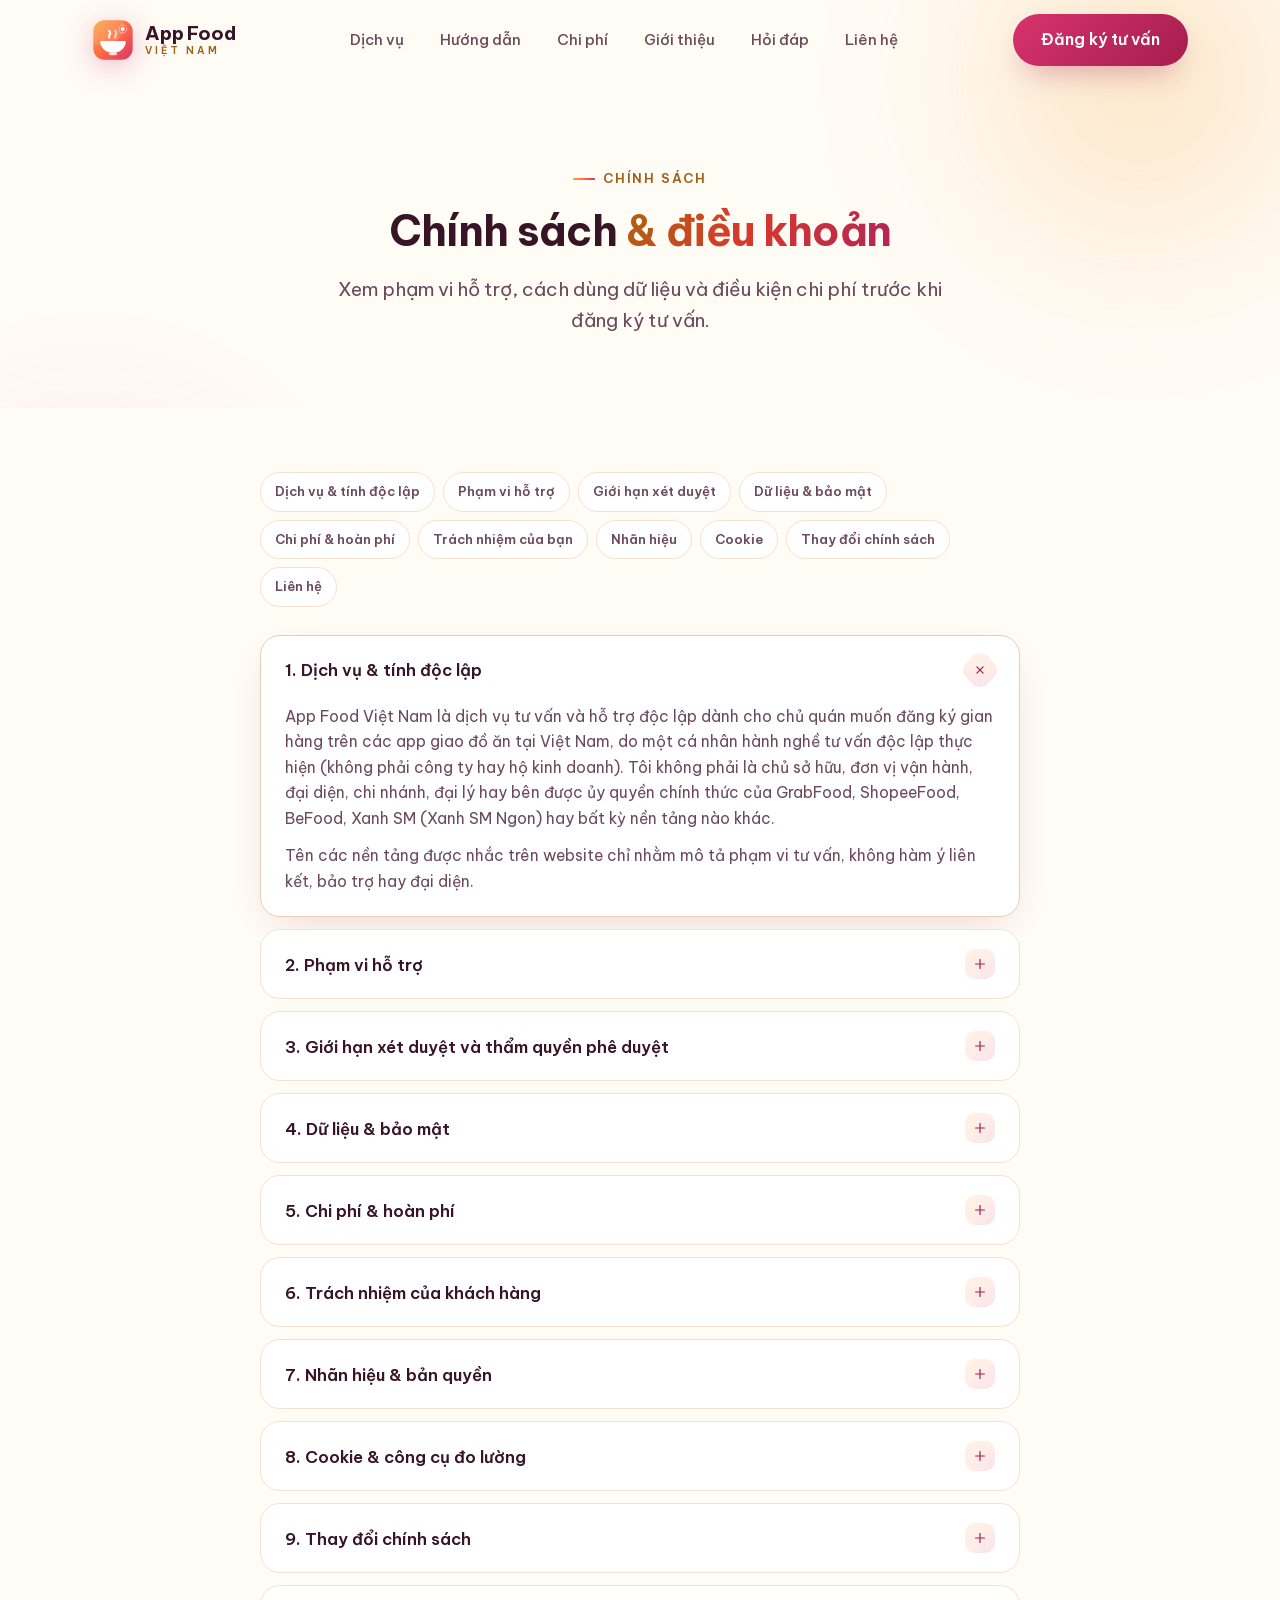
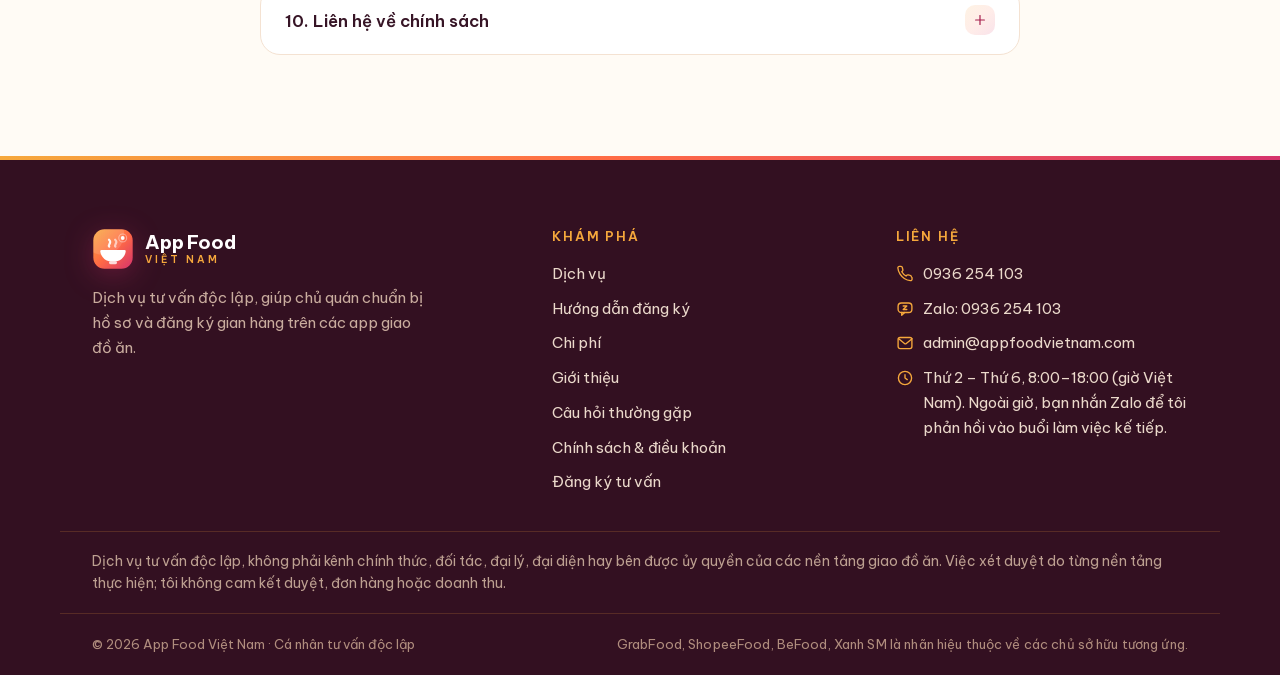
<file: chinh-sach/index.html>
<!doctype html>
<html lang="vi">
<head>
  <meta charset="utf-8">
  <!-- Google Tag Manager -->
  <script>(function(w,d,s,l,i){w[l]=w[l]||[];w[l].push({'gtm.start':
  new Date().getTime(),event:'gtm.js'});var f=d.getElementsByTagName(s)[0],
  j=d.createElement(s),dl=l!='dataLayer'?'&l='+l:'';j.async=true;j.src=
  'https://www.googletagmanager.com/gtm.js?id='+i+dl;f.parentNode.insertBefore(j,f);
  })(window,document,'script','dataLayer','GTM-K2JDBFPT');</script>
  <!-- End Google Tag Manager -->
  <meta name="google-site-verification" content="fqpDVTH3SYLtBj9AutIHvdOHtQyylVKKp6pQyJX3B4w">
  <meta name="viewport" content="width=device-width, initial-scale=1">
  <script>document.documentElement.classList.add('js');setTimeout(function(){if(!window.__afvReady)document.documentElement.classList.remove('js')},3000)</script>
  <title>Chính sách &amp; điều khoản dịch vụ | App Food Việt Nam</title>
  <meta name="description" content="Phạm vi dịch vụ tư vấn độc lập, giới hạn xét duyệt của các app, cách sử dụng dữ liệu biểu mẫu, chính sách chi phí và trách nhiệm hai bên tại App Food Việt Nam.">
  <meta name="theme-color" content="#FFFBF5">
  <meta property="og:type" content="website">
  <meta property="og:url" content="https://appfoodvietnam.com/chinh-sach/">
  <meta property="og:title" content="Chính sách &amp; điều khoản dịch vụ | App Food Việt Nam">
  <meta property="og:description" content="Phạm vi dịch vụ tư vấn độc lập, giới hạn xét duyệt của các app, cách sử dụng dữ liệu biểu mẫu, chính sách chi phí và trách nhiệm hai bên tại App Food Việt Nam.">
  <meta property="og:image" content="https://appfoodvietnam.com/assets/img/og-cover.jpg">
  <meta property="og:image:width" content="1200">
  <meta property="og:image:height" content="630">
  <meta property="og:image:alt" content="App Food Việt Nam: hỗ trợ chủ quán chuẩn bị hồ sơ mở gian hàng trên app giao đồ ăn">
  <meta property="og:locale" content="vi_VN">
  <meta property="og:site_name" content="App Food Việt Nam">
  <meta name="twitter:card" content="summary_large_image">
  <meta name="twitter:title" content="Chính sách &amp; điều khoản dịch vụ | App Food Việt Nam">
  <meta name="twitter:description" content="Phạm vi dịch vụ tư vấn độc lập, giới hạn xét duyệt của các app, cách sử dụng dữ liệu biểu mẫu, chính sách chi phí và trách nhiệm hai bên tại App Food Việt Nam.">
  <meta name="twitter:image" content="https://appfoodvietnam.com/assets/img/og-cover.jpg">
  <link rel="icon" type="image/svg+xml" href="/favicon.svg">
  <link rel="canonical" href="https://appfoodvietnam.com/chinh-sach/">
  <link rel="preload" href="/assets/fonts/be-vietnam-pro-400-vietnamese.woff2" as="font" type="font/woff2" crossorigin>
  <link rel="preload" href="/assets/fonts/be-vietnam-pro-400-latin.woff2" as="font" type="font/woff2" crossorigin>
  <link rel="preload" href="/assets/fonts/be-vietnam-pro-700-latin.woff2" as="font" type="font/woff2" crossorigin>
  <link rel="preload" href="/assets/fonts/be-vietnam-pro-700-vietnamese.woff2" as="font" type="font/woff2" crossorigin>
  <link rel="stylesheet" href="/assets/css/style.css?v=05a">
  <script type="application/ld+json">
{
  "@context": "https://schema.org",
  "@type": "BreadcrumbList",
  "itemListElement": [
    {
      "@type": "ListItem",
      "position": 1,
      "name": "Trang chủ",
      "item": "https://appfoodvietnam.com/"
    },
    {
      "@type": "ListItem",
      "position": 2,
      "name": "Chính sách và điều khoản",
      "item": "https://appfoodvietnam.com/chinh-sach/"
    }
  ]
}
  </script>
  <script type="application/ld+json">
  {
    "@context": "https://schema.org",
    "@type": "WebPage",
    "@id": "https://appfoodvietnam.com/chinh-sach/#webpage",
    "url": "https://appfoodvietnam.com/chinh-sach/",
    "name": "Chính sách & điều khoản dịch vụ | App Food Việt Nam",
    "description": "Phạm vi dịch vụ tư vấn độc lập, giới hạn xét duyệt của các app, cách sử dụng dữ liệu biểu mẫu, chính sách chi phí và trách nhiệm hai bên tại App Food Việt Nam.",
    "inLanguage": "vi",
    "isPartOf": {
      "@id": "https://appfoodvietnam.com/#website"
    },
    "about": {
      "@id": "https://appfoodvietnam.com/#org"
    },
    "dateModified": "2026-11-15"
  }
  </script>
</head>
<body>
<!-- Google Tag Manager (noscript) -->
<noscript><iframe src="https://www.googletagmanager.com/ns.html?id=GTM-K2JDBFPT"
height="0" width="0" style="display:none;visibility:hidden"></iframe></noscript>
<!-- End Google Tag Manager (noscript) -->

<header class="site-header">
  <div class="container header-inner">
    <a class="logo" href="/" aria-label="App Food Việt Nam: về trang chủ">
      <svg class="logo-mark" viewBox="0 0 64 64" aria-hidden="true"><defs><linearGradient id="gvh" x1="0" y1="0" x2="1" y2="1"><stop offset="0" stop-color="#F6A83C"/><stop offset=".5" stop-color="#FF6B45"/><stop offset="1" stop-color="#D6336C"/></linearGradient><clipPath id="gvhc"><rect x="2" y="2" width="60" height="60" rx="17"/></clipPath></defs><rect x="2" y="2" width="60" height="60" rx="17" fill="url(#gvh)"/><g clip-path="url(#gvhc)"><circle cx="17" cy="9" r="32" fill="#fff" opacity=".13"/></g><path d="M26.2 28.4c-1.9-2.3 1.5-4.1 1.5-6.9 0-1.9-1.1-3-1.8-3.7" stroke="#fff" stroke-width="3.4" stroke-linecap="round" fill="none" opacity=".92"/><path d="M35.6 28.4c-1.9-2.3 1.5-4.1 1.5-6.9 0-1.9-1.1-3-1.8-3.7" stroke="#fff" stroke-width="3.4" stroke-linecap="round" fill="none" opacity=".6"/><circle cx="46.8" cy="15.2" r="2.9" fill="#fff"/><circle cx="46.8" cy="15.2" r="6" stroke="#fff" stroke-width="1.7" fill="none" opacity=".4"/><path d="M14.6 33.5h34.8a2 2 0 0 1 2 2.2c-1 8.9-9.2 15.8-19.4 15.8s-18.4-6.9-19.4-15.8a2 2 0 0 1 2-2.2z" fill="#fff"/><path d="M26 51.4h12v1a2.8 2.8 0 0 1-2.8 2.8h-6.4A2.8 2.8 0 0 1 26 52.4z" fill="#fff" opacity=".8"/></svg>
      <span class="logo-text">App Food <small>Việt Nam</small></span>
    </a>
    <nav class="main-nav" aria-label="Điều hướng chính">
      <a href="/dich-vu/">Dịch vụ</a>
      <a href="/huong-dan-dang-ky/">Hướng dẫn</a>
      <a href="/bao-gia/">Chi phí</a>
      <a href="/gioi-thieu/">Giới thiệu</a>
      <a href="/cau-hoi-thuong-gap/">Hỏi đáp</a>
      <a href="/lien-he/">Liên hệ</a>
    </nav>
    <a class="btn btn-primary header-cta" href="/dang-ky/">Đăng ký tư vấn</a>
    <button class="nav-toggle" aria-expanded="false" aria-label="Mở hoặc đóng menu">
      <svg class="icon-menu" viewBox="0 0 24 24" fill="none" stroke="currentColor" stroke-width="1.8" stroke-linecap="round" aria-hidden="true"><path d="M3.6 7h16.8"/><path d="M3.6 12h16.8"/><path d="M3.6 17h10.8"/></svg>
      <svg class="icon-close" viewBox="0 0 24 24" fill="none" stroke="currentColor" stroke-width="1.8" stroke-linecap="round" aria-hidden="true"><path d="M6 6l12 12"/><path d="M18 6L6 18"/></svg>
    </button>
  </div>
</header>

<main>
  <section class="page-hero">
    <div class="hero-bg" aria-hidden="true">
      <span class="blob blob-1"></span>
      <span class="blob blob-2"></span>
    </div>
    <div class="container">
      <span class="eyebrow hero-enter">Chính sách</span>
      <h1 class="hero-enter-2">Chính&nbsp;sách <span class="grad-text">&amp; điều&nbsp;khoản</span></h1>
      <p class="lead hero-enter-3">Xem phạm vi hỗ trợ, cách dùng dữ liệu và điều kiện chi phí trước khi đăng ký tư vấn.</p>
    </div>
  </section>

  <section class="section">
    <div class="container">
      <nav class="policy-nav" aria-label="Mục lục chính sách">
        <a href="#dich-vu-doc-lap">Dịch vụ &amp; tính độc lập</a>
        <a href="#pham-vi-ho-tro">Phạm vi hỗ trợ</a>
        <a href="#gioi-han-xet-duyet">Giới hạn xét duyệt</a>
        <a href="#du-lieu-bao-mat">Dữ liệu &amp; bảo mật</a>
        <a href="#phi-thanh-toan">Chi phí &amp; hoàn phí</a>
        <a href="#trach-nhiem-khach-hang">Trách nhiệm của bạn</a>
        <a href="#nhan-hieu">Nhãn hiệu</a>
        <a href="#cookie">Cookie</a>
        <a href="#thay-doi-chinh-sach">Thay đổi chính sách</a>
        <a href="#lien-he-chinh-sach">Liên hệ</a>
      </nav>

      <h2 class="sr-only">Chi tiết 10 điều khoản dịch vụ</h2>
      <div class="faq-list">
        <details class="faq-item" id="dich-vu-doc-lap" open>
          <summary>
            1. Dịch vụ &amp; tính độc lập
            <span class="faq-icon"><svg viewBox="0 0 24 24" fill="none" stroke="currentColor" stroke-width="1.8" stroke-linecap="round" aria-hidden="true"><path d="M12 5.4v13.2"/><path d="M5.4 12h13.2"/></svg></span>
          </summary>
          <div class="faq-body">
            <p>App Food Việt Nam là dịch vụ tư vấn và hỗ trợ độc lập dành cho chủ quán muốn đăng ký gian hàng trên các app giao đồ ăn tại Việt Nam, do một cá nhân hành nghề tư vấn độc lập thực hiện (không phải công ty hay hộ kinh doanh). Tôi không phải là chủ sở hữu, đơn vị vận hành, đại diện, chi nhánh, đại lý hay bên được ủy quyền chính thức của GrabFood, ShopeeFood, BeFood, Xanh SM (Xanh SM Ngon) hay bất kỳ nền tảng nào khác.</p>
            <p>Tên các nền tảng được nhắc trên website chỉ nhằm mô tả phạm vi tư vấn, không hàm ý liên kết, bảo trợ hay đại diện.</p>
          </div>
        </details>

        <details class="faq-item" id="pham-vi-ho-tro">
          <summary>
            2. Phạm vi hỗ trợ
            <span class="faq-icon"><svg viewBox="0 0 24 24" fill="none" stroke="currentColor" stroke-width="1.8" stroke-linecap="round" aria-hidden="true"><path d="M12 5.4v13.2"/><path d="M5.4 12h13.2"/></svg></span>
          </summary>
          <div class="faq-body">
            <p>Tùy nhu cầu của từng quán, tôi hỗ trợ:</p>
            <ul>
              <li>Tư vấn chọn nền tảng phù hợp với món, khu vực và khả năng phục vụ của quán.</li>
              <li>Đưa danh mục giấy tờ, thông tin cần chuẩn bị theo yêu cầu hiện hành của từng nền tảng.</li>
              <li>Rà soát menu, ảnh món và giá bán trước khi gửi đăng ký.</li>
              <li>Hướng dẫn từng bước điền và gửi hồ sơ trên kênh đăng ký chính thức của nền tảng.</li>
              <li>Hướng dẫn thao tác vận hành cơ bản sau khi gian hàng được kích hoạt.</li>
            </ul>
            <p>Bạn là người trực tiếp gửi hồ sơ và đứng tên gian hàng trên nền tảng; tôi đồng hành ở vai trò tư vấn và hướng dẫn.</p>
          </div>
        </details>

        <details class="faq-item" id="gioi-han-xet-duyet">
          <summary>
            3. Giới hạn xét duyệt và thẩm quyền phê duyệt
            <span class="faq-icon"><svg viewBox="0 0 24 24" fill="none" stroke="currentColor" stroke-width="1.8" stroke-linecap="round" aria-hidden="true"><path d="M12 5.4v13.2"/><path d="M5.4 12h13.2"/></svg></span>
          </summary>
          <div class="faq-body">
            <p>Việc chấp thuận hay từ chối hồ sơ, yêu cầu bổ sung giấy tờ, thời gian xử lý và mức chiết khấu hoàn toàn thuộc quyền quyết định của từng nền tảng. App Food Việt Nam không có thẩm quyền quyết định thay nền tảng và không cam kết kết quả duyệt, thời gian duyệt, số lượng đơn hàng hay doanh thu.</p>
            <p>App Food Việt Nam không bao giờ yêu cầu bạn cung cấp mật khẩu tài khoản hoặc mã OTP dưới bất kỳ hình thức nào. Nếu có ai liên hệ nhân danh tôi để hỏi các thông tin này, đó không phải là tôi.</p>
          </div>
        </details>

        <details class="faq-item" id="du-lieu-bao-mat">
          <summary>
            4. Dữ liệu &amp; bảo mật
            <span class="faq-icon"><svg viewBox="0 0 24 24" fill="none" stroke="currentColor" stroke-width="1.8" stroke-linecap="round" aria-hidden="true"><path d="M12 5.4v13.2"/><path d="M5.4 12h13.2"/></svg></span>
          </summary>
          <div class="faq-body">
            <p>Khi gửi form đăng ký tư vấn, bạn cung cấp: tên quán, số điện thoại, tên chủ quán, địa chỉ quán và các nền tảng bạn quan tâm.</p>
            <ul>
              <li><strong>Mục đích sử dụng:</strong> dữ liệu chỉ dùng để liên hệ tư vấn cho đúng yêu cầu bạn gửi.</li>
              <li><strong>Chia sẻ dữ liệu:</strong> tôi không bán dữ liệu của bạn và không gửi dữ liệu này cho GrabFood, ShopeeFood, BeFood hay Xanh SM (Xanh SM Ngon); hồ sơ đăng ký do chính bạn gửi qua kênh chính thức. Dữ liệu biểu mẫu được lưu và thông báo qua dịch vụ Google (Google Sheets, Gmail) của tôi để quản lý và liên hệ.</li>
              <li><strong>Truyền tải:</strong> dữ liệu được gửi qua kết nối HTTPS được mã hóa.</li>
              <li><strong>Lưu trữ:</strong> dữ liệu nằm trong bảng tính Google và email thông báo, chỉ tôi có quyền truy cập. Dữ liệu được giữ tối đa 90 ngày kể từ ngày bạn gửi rồi xoá; bạn có thể yêu cầu xoá sớm hơn bất cứ lúc nào.</li>
              <li><strong>Theo dõi/quảng cáo:</strong> website có thể dùng Google Tag Manager và Google Ads để ghi nhận lượt gửi form thành công; dữ liệu gửi cho công cụ đo lường không gồm họ tên, số điện thoại, tên quán, địa chỉ quán hay nội dung form. Chi tiết ở mục 8.</li>
              <li><strong>Quyền của bạn:</strong> bạn có quyền được biết dữ liệu đã cung cấp, yêu cầu chỉnh sửa hoặc yêu cầu xóa khỏi danh sách liên hệ bất cứ lúc nào qua điện thoại, Zalo bên dưới hoặc email <a href="mailto:admin@appfoodvietnam.com">admin@appfoodvietnam.com</a>.</li>
            </ul>
            <p>Việc xử lý dữ liệu cá nhân được thực hiện theo Luật Bảo vệ dữ liệu cá nhân số 91/2025/QH15 và Nghị định 356/2025/NĐ-CP.</p>
          </div>
        </details>

        <details class="faq-item" id="phi-thanh-toan">
          <summary>
            5. Chi phí &amp; hoàn phí
            <span class="faq-icon"><svg viewBox="0 0 24 24" fill="none" stroke="currentColor" stroke-width="1.8" stroke-linecap="round" aria-hidden="true"><path d="M12 5.4v13.2"/><path d="M5.4 12h13.2"/></svg></span>
          </summary>
          <div class="faq-body">
            <p>Chi phí tư vấn và hỗ trợ phụ thuộc vào số nền tảng đăng ký, tình trạng hồ sơ sẵn có và mức độ hỗ trợ gian hàng, không niêm yết một mức cố định chung cho mọi quán. Mức chi phí cụ thể được trao đổi và xác nhận rõ với bạn trước khi bắt đầu. Xem thêm các hình thức triển khai tại <a href="/bao-gia/">trang chi phí</a>.</p>
            <p>Khoản phí bạn thanh toán (nếu có) là phí dịch vụ tư vấn và hỗ trợ của App Food Việt Nam, không bao gồm khoản phí do nền tảng hoặc đơn vị liên quan quy định. Phí của nền tảng (nếu có) thực hiện theo thông báo và quy định riêng của nền tảng đó.</p>
            <p>Yêu cầu hoàn phí được xem xét theo từng trường hợp cụ thể, dựa trên phần việc đã thực hiện tại thời điểm yêu cầu. Điều kiện và thời gian xử lý hoàn phí sẽ được trao đổi rõ khi hai bên xác nhận hợp tác.</p>
            <p>Thông tin về phí dịch vụ, hình thức thanh toán và chứng từ liên quan sẽ được trao đổi rõ trước khi thực hiện dịch vụ.</p>
          </div>
        </details>

        <details class="faq-item" id="trach-nhiem-khach-hang">
          <summary>
            6. Trách nhiệm của khách hàng
            <span class="faq-icon"><svg viewBox="0 0 24 24" fill="none" stroke="currentColor" stroke-width="1.8" stroke-linecap="round" aria-hidden="true"><path d="M12 5.4v13.2"/><path d="M5.4 12h13.2"/></svg></span>
          </summary>
          <div class="faq-body">
            <p>Khi sử dụng dịch vụ, bạn:</p>
            <ul>
              <li>Cung cấp thông tin, giấy tờ trung thực và chính xác.</li>
              <li>Tự chịu trách nhiệm về tính pháp lý của giấy phép kinh doanh và hoạt động kinh doanh của quán.</li>
              <li>Không dùng dịch vụ để cung cấp thông tin giả mạo hoặc vi phạm điều kiện của nền tảng.</li>
              <li>Tự bảo mật thông tin đăng nhập, mật khẩu, mã OTP của các tài khoản cá nhân; App Food Việt Nam không bao giờ yêu cầu các thông tin này.</li>
            </ul>
          </div>
        </details>

        <details class="faq-item" id="nhan-hieu">
          <summary>
            7. Nhãn hiệu &amp; bản quyền
            <span class="faq-icon"><svg viewBox="0 0 24 24" fill="none" stroke="currentColor" stroke-width="1.8" stroke-linecap="round" aria-hidden="true"><path d="M12 5.4v13.2"/><path d="M5.4 12h13.2"/></svg></span>
          </summary>
          <div class="faq-body">
            <p>Nội dung văn bản trên website do App Food Việt Nam biên soạn. Một số hình ảnh là ảnh minh họa tạo bằng công cụ AI, không phải hình ảnh cửa hàng thực tế. Nếu cần trích dẫn hoặc sử dụng lại nội dung, vui lòng liên hệ trước.</p>
            <p>GrabFood, ShopeeFood, BeFood, Xanh SM (Xanh SM Ngon) và các tên nền tảng khác được nhắc đến là nhãn hiệu thuộc về chủ sở hữu tương ứng. Việc nhắc tên chỉ nhằm mô tả phạm vi tư vấn, không hàm ý liên kết, bảo trợ, đại diện hay được ủy quyền.</p>
          </div>
        </details>

        <details class="faq-item" id="cookie">
          <summary>
            8. Cookie &amp; công cụ đo lường
            <span class="faq-icon"><svg viewBox="0 0 24 24" fill="none" stroke="currentColor" stroke-width="1.8" stroke-linecap="round" aria-hidden="true"><path d="M12 5.4v13.2"/><path d="M5.4 12h13.2"/></svg></span>
          </summary>
          <div class="faq-body">
            <p>Website có thể dùng Google Tag Manager và Google Ads để ghi nhận lượt gửi biểu mẫu thành công và đánh giá hiệu quả quảng cáo. Sự kiện gửi đi chỉ gồm: trạng thái gửi thành công, mã ứng dụng bạn chọn, đường dẫn trang và vị trí biểu mẫu; không kèm họ tên, số điện thoại, tên quán hay địa chỉ. Dữ liệu kỹ thuật khác (như cookie) do công cụ của Google xử lý theo chính sách riêng. Đường dẫn lưu cùng biểu mẫu có thể chứa mã chiến dịch quảng cáo (như gclid, gbraid, utm).</p>
          </div>
        </details>

        <details class="faq-item" id="thay-doi-chinh-sach">
          <summary>
            9. Thay đổi chính sách
            <span class="faq-icon"><svg viewBox="0 0 24 24" fill="none" stroke="currentColor" stroke-width="1.8" stroke-linecap="round" aria-hidden="true"><path d="M12 5.4v13.2"/><path d="M5.4 12h13.2"/></svg></span>
          </summary>
          <div class="faq-body">
            <p>App Food Việt Nam có thể cập nhật nội dung trang này để phù hợp với thực tế vận hành và quy định pháp luật. Phiên bản mới nhất luôn được hiển thị tại địa chỉ này.</p>
            <p class="guide-note">Cập nhật lần gần nhất: <time datetime="2026-11-15">15/11/2026</time>.</p>
          </div>
        </details>

        <details class="faq-item" id="lien-he-chinh-sach">
          <summary>
            10. Liên hệ về chính sách
            <span class="faq-icon"><svg viewBox="0 0 24 24" fill="none" stroke="currentColor" stroke-width="1.8" stroke-linecap="round" aria-hidden="true"><path d="M12 5.4v13.2"/><path d="M5.4 12h13.2"/></svg></span>
          </summary>
          <div class="faq-body">
            <p>Giờ làm việc: Thứ 2 – Thứ 6, 8:00–18:00 (giờ Việt Nam). Nếu có câu hỏi về phạm vi dịch vụ, chi phí hoặc điều khoản sử dụng, bạn vui lòng liên hệ điện thoại hoặc Zalo <a href="tel:0936254103">0936&nbsp;254&nbsp;103</a>. Với các yêu cầu chỉnh sửa thông tin đã gửi, phản hồi về chính sách hoặc khiếu nại, vui lòng gửi email đến <a href="mailto:admin@appfoodvietnam.com">admin@appfoodvietnam.com</a>.</p>
          </div>
        </details>
      </div>
    </div>
  </section>
</main>

<div class="floating-cta">
  <a class="fab fab-call" href="tel:0936254103" aria-label="Gọi 0936 254 103">
    <svg viewBox="0 0 24 24" fill="none" stroke="currentColor" stroke-width="1.8" stroke-linecap="round" stroke-linejoin="round" aria-hidden="true"><path d="M21.4 16.8v2.2a1.9 1.9 0 0 1-2.1 1.9 18.9 18.9 0 0 1-8.2-2.9 18.6 18.6 0 0 1-5.7-5.7A18.9 18.9 0 0 1 2.5 4a1.9 1.9 0 0 1 1.9-2.1h2.2a1.9 1.9 0 0 1 1.9 1.6c.1.9.3 1.7.6 2.5a1.9 1.9 0 0 1-.4 2l-1 1a15.2 15.2 0 0 0 5.7 5.7l1-1a1.9 1.9 0 0 1 2-.4c.8.3 1.6.5 2.5.6a1.9 1.9 0 0 1 1.6 1.9z"/></svg>
    <span class="fab-label">0936&nbsp;254&nbsp;103</span>
  </a>
  <a class="fab fab-zalo" href="https://zalo.me/0936254103" target="_blank" rel="noopener" aria-label="Nhắn Zalo cho App Food Việt Nam">
    <svg viewBox="0 0 24 24" fill="none" stroke="currentColor" stroke-width="1.8" stroke-linecap="round" stroke-linejoin="round" aria-hidden="true"><rect x="2.8" y="4" width="18.4" height="12.6" rx="4.4"/><path d="M7.6 16.6v3.8l4-3.8"/><path d="M9.6 8h4.8l-4.8 4.6h4.8"/></svg>
    <span class="fab-label">Chat Zalo</span>
  </a>
</div>

<footer class="site-footer">
  <div class="container footer-grid">
    <div class="footer-brand">
      <a class="logo" href="/" aria-label="App Food Việt Nam">
        <svg class="logo-mark" viewBox="0 0 64 64" aria-hidden="true"><defs><linearGradient id="gvf" x1="0" y1="0" x2="1" y2="1"><stop offset="0" stop-color="#F6A83C"/><stop offset=".5" stop-color="#FF6B45"/><stop offset="1" stop-color="#D6336C"/></linearGradient><clipPath id="gvfc"><rect x="2" y="2" width="60" height="60" rx="17"/></clipPath></defs><rect x="2" y="2" width="60" height="60" rx="17" fill="url(#gvf)"/><g clip-path="url(#gvfc)"><circle cx="17" cy="9" r="32" fill="#fff" opacity=".13"/></g><path d="M26.2 28.4c-1.9-2.3 1.5-4.1 1.5-6.9 0-1.9-1.1-3-1.8-3.7" stroke="#fff" stroke-width="3.4" stroke-linecap="round" fill="none" opacity=".92"/><path d="M35.6 28.4c-1.9-2.3 1.5-4.1 1.5-6.9 0-1.9-1.1-3-1.8-3.7" stroke="#fff" stroke-width="3.4" stroke-linecap="round" fill="none" opacity=".6"/><circle cx="46.8" cy="15.2" r="2.9" fill="#fff"/><circle cx="46.8" cy="15.2" r="6" stroke="#fff" stroke-width="1.7" fill="none" opacity=".4"/><path d="M14.6 33.5h34.8a2 2 0 0 1 2 2.2c-1 8.9-9.2 15.8-19.4 15.8s-18.4-6.9-19.4-15.8a2 2 0 0 1 2-2.2z" fill="#fff"/><path d="M26 51.4h12v1a2.8 2.8 0 0 1-2.8 2.8h-6.4A2.8 2.8 0 0 1 26 52.4z" fill="#fff" opacity=".8"/></svg>
        <span class="logo-text">App Food <small>Việt Nam</small></span>
      </a>
      <p>Dịch vụ tư vấn độc lập, giúp chủ quán chuẩn bị hồ sơ và đăng ký gian hàng trên các app giao đồ ăn.</p>
    </div>
    <nav class="footer-col" aria-label="Liên kết trang">
      <h3>Khám phá</h3>
      <ul>
        <li><a href="/dich-vu/">Dịch vụ</a></li>
        <li><a href="/huong-dan-dang-ky/">Hướng dẫn đăng ký</a></li>
        <li><a href="/bao-gia/">Chi phí</a></li>
        <li><a href="/gioi-thieu/">Giới thiệu</a></li>
        <li><a href="/cau-hoi-thuong-gap/">Câu hỏi thường gặp</a></li>
        <li><a href="/chinh-sach/">Chính sách &amp; điều khoản</a></li>
        <li><a href="/dang-ky/">Đăng ký tư vấn</a></li>
      </ul>
    </nav>
    <div class="footer-col">
      <h3>Liên&nbsp;hệ</h3>
      <ul>
        <li>
          <svg viewBox="0 0 24 24" fill="none" stroke="currentColor" stroke-width="1.8" stroke-linecap="round" stroke-linejoin="round" aria-hidden="true"><path d="M21.4 16.8v2.2a1.9 1.9 0 0 1-2.1 1.9 18.9 18.9 0 0 1-8.2-2.9 18.6 18.6 0 0 1-5.7-5.7A18.9 18.9 0 0 1 2.5 4a1.9 1.9 0 0 1 1.9-2.1h2.2a1.9 1.9 0 0 1 1.9 1.6c.1.9.3 1.7.6 2.5a1.9 1.9 0 0 1-.4 2l-1 1a15.2 15.2 0 0 0 5.7 5.7l1-1a1.9 1.9 0 0 1 2-.4c.8.3 1.6.5 2.5.6a1.9 1.9 0 0 1 1.6 1.9z"/></svg>
          <a href="tel:0936254103">0936&nbsp;254&nbsp;103</a>
        </li>
        <li>
          <svg viewBox="0 0 24 24" fill="none" stroke="currentColor" stroke-width="1.8" stroke-linecap="round" stroke-linejoin="round" aria-hidden="true"><rect x="2.8" y="4" width="18.4" height="12.6" rx="4.4"/><path d="M7.6 16.6v3.8l4-3.8"/><path d="M9.6 8h4.8l-4.8 4.6h4.8"/></svg>
          <a href="https://zalo.me/0936254103" target="_blank" rel="noopener">Zalo: 0936&nbsp;254&nbsp;103</a>
        </li>
        <li>
          <svg viewBox="0 0 24 24" fill="none" stroke="currentColor" stroke-width="1.8" stroke-linecap="round" stroke-linejoin="round" aria-hidden="true"><rect x="2.8" y="4.6" width="18.4" height="14.8" rx="2.6"/><path d="M3.6 6.2l7.7 6.4a1.8 1.8 0 0 0 2.4 0l7.7-6.4"/></svg>
          <a href="mailto:admin@appfoodvietnam.com">admin@appfoodvietnam.com</a>
        </li>
        <li>
          <svg viewBox="0 0 24 24" fill="none" stroke="currentColor" stroke-width="1.8" stroke-linecap="round" stroke-linejoin="round" aria-hidden="true"><circle cx="12" cy="12" r="8.8"/><path d="M12 7.6V12l3 2.2"/></svg>
          <span>Thứ 2 – Thứ 6, 8:00–18:00 (giờ Việt Nam). Ngoài giờ, bạn nhắn Zalo để tôi phản hồi vào buổi làm việc kế tiếp.</span>
        </li>
      </ul>
    </div>
  </div>
  <div class="container footer-disclosure">
    Dịch vụ tư vấn độc lập, không phải kênh chính thức, đối tác, đại lý, đại diện hay bên được ủy quyền của các nền tảng giao đồ ăn. Việc xét duyệt do từng nền tảng thực hiện; tôi không cam kết duyệt, đơn hàng hoặc doanh thu.
  </div>
  <div class="container footer-bottom">
    <span>© 2026 App Food Việt Nam · Cá nhân tư vấn độc lập</span>
    <span class="brands">GrabFood, ShopeeFood, BeFood, Xanh SM là nhãn hiệu thuộc về các chủ sở hữu tương ứng.</span>
  </div>
</footer>

<div class="mobile-menu-overlay" id="mobileMenu" role="dialog" aria-modal="true" aria-label="Menu điều hướng" hidden>
  <button class="mobile-menu-close" aria-label="Đóng menu">
    <svg viewBox="0 0 24 24" fill="none" stroke="currentColor" stroke-width="1.8" stroke-linecap="round" aria-hidden="true"><path d="M6 6l12 12"/><path d="M18 6L6 18"/></svg>
  </button>
  <nav class="mobile-menu-nav" aria-label="Điều hướng chính (di động)">
    <a href="/">Trang chủ</a>
    <a href="/dich-vu/">Dịch vụ</a>
    <a href="/huong-dan-dang-ky/">Hướng dẫn đăng ký</a>
    <a href="/bao-gia/">Chi phí</a>
    <a href="/gioi-thieu/">Giới thiệu</a>
    <a href="/cau-hoi-thuong-gap/">Hỏi đáp</a>
    <a href="/lien-he/">Liên hệ</a>
    <a class="btn btn-primary" href="/dang-ky/">Đăng ký tư vấn</a>
    <a class="menu-call" href="tel:0936254103">Gọi 0936&nbsp;254&nbsp;103</a>
  </nav>
</div>

<script src="/assets/js/main.js?v=05a" defer></script>
<script>
  /* Mục lục pill: mở đúng accordion khi nhảy neo (không phải mọi trình duyệt
     tự mở <details> khi điều hướng tới fragment bên trong nó). */
  (function () {
    function moTheoHash() {
      var el = document.getElementById(location.hash.slice(1));
      if (el && el.tagName === "DETAILS") el.open = true;
    }
    moTheoHash();
    window.addEventListener("hashchange", moTheoHash);
  })();
</script>
</body>
</html>
</file>
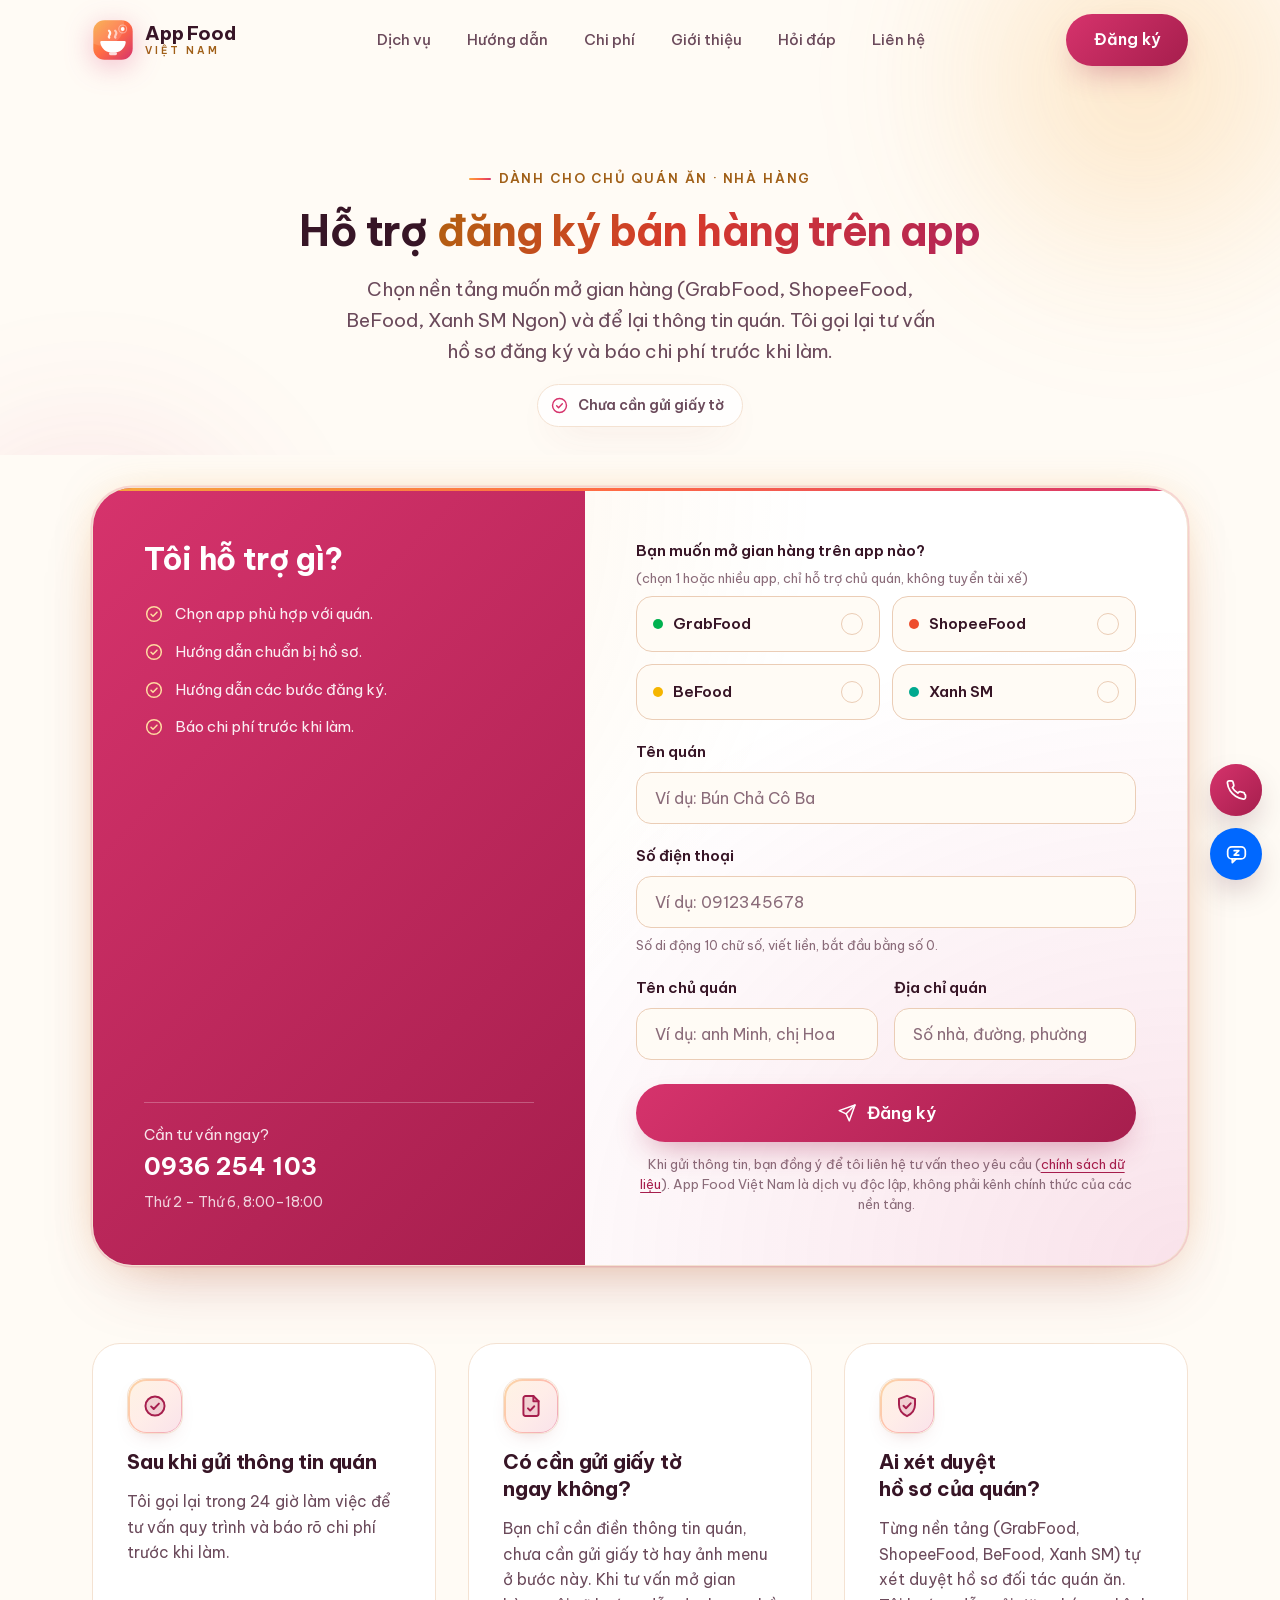
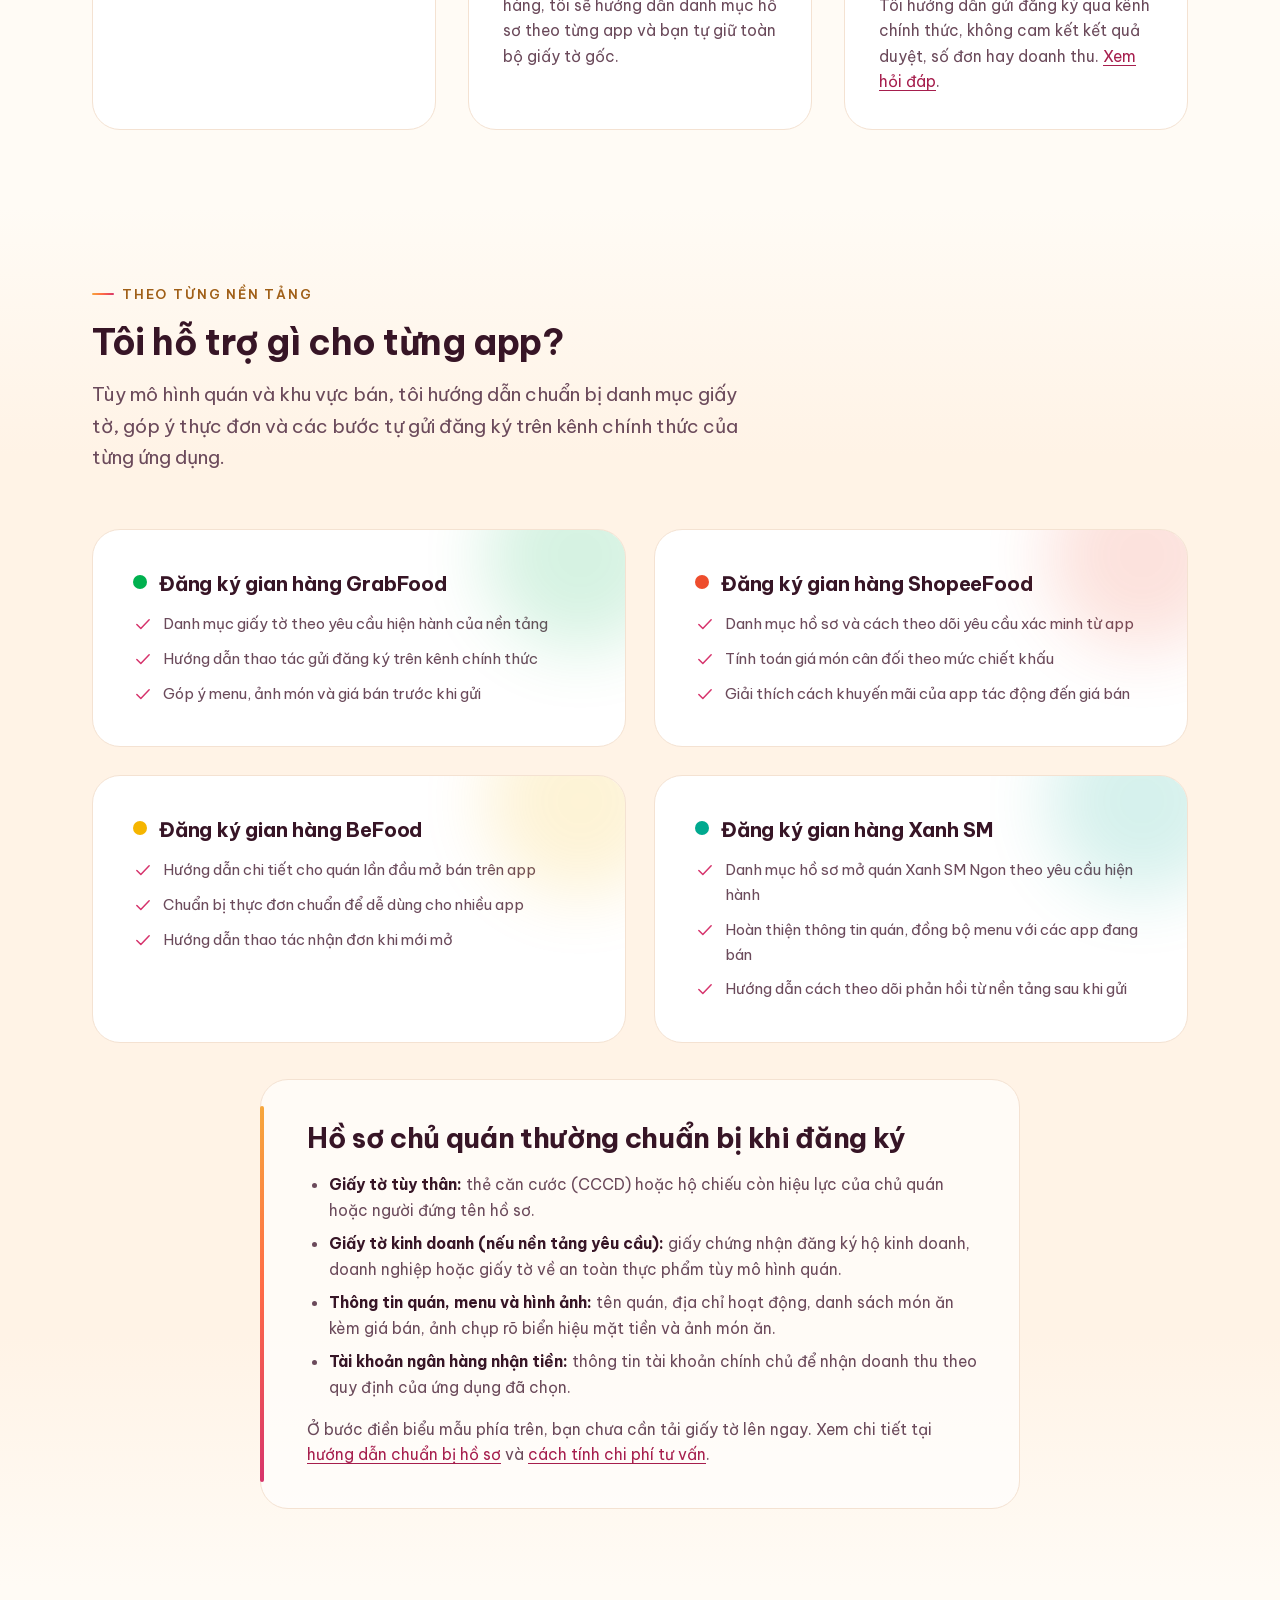
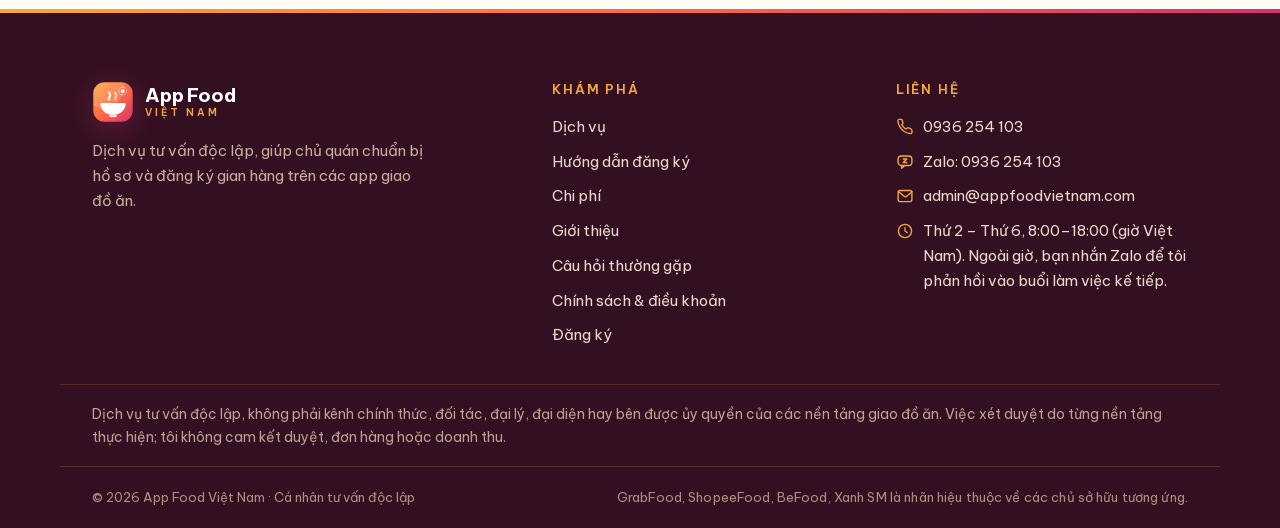
<file: dang-ky/index.html>
<!doctype html>
<html lang="vi">
<head>
  <meta charset="utf-8">
  <!-- Google Tag Manager -->
  <script>(function(w,d,s,l,i){w[l]=w[l]||[];w[l].push({'gtm.start':
  new Date().getTime(),event:'gtm.js'});var f=d.getElementsByTagName(s)[0],
  j=d.createElement(s),dl=l!='dataLayer'?'&l='+l:'';j.async=true;j.src=
  'https://www.googletagmanager.com/gtm.js?id='+i+dl;f.parentNode.insertBefore(j,f);
  })(window,document,'script','dataLayer','GTM-K2JDBFPT');</script>
  <!-- End Google Tag Manager -->
  <meta name="google-site-verification" content="fqpDVTH3SYLtBj9AutIHvdOHtQyylVKKp6pQyJX3B4w">
  <meta name="viewport" content="width=device-width, initial-scale=1">
  <script>document.documentElement.classList.add('js');setTimeout(function(){if(!window.__afvReady){document.documentElement.classList.remove('js');var fb=document.getElementById('js-fail-fallback');if(fb)fb.hidden=false;}},3000);document.addEventListener('submit',function(e){if(!window.__afvReady&&e.target.matches('[data-lead-form]')){e.preventDefault();var fb=document.getElementById('js-fail-fallback');if(fb)fb.hidden=false;}},true);</script>
  <title>Hỗ trợ đăng ký bán hàng trên app — GrabFood, ShopeeFood, BeFood, Xanh SM | App Food Việt Nam</title>
  <meta name="description" content="Hỗ trợ chủ quán ăn, nhà hàng chuẩn bị hồ sơ mở gian hàng trên GrabFood, ShopeeFood, BeFood và Xanh SM Ngon. Để lại thông tin quán để được gọi lại tư vấn và báo chi phí.">
  <meta property="og:type" content="website">
  <meta property="og:url" content="https://appfoodvietnam.com/dang-ky/">
  <meta property="og:title" content="Hỗ trợ đăng ký bán hàng trên app">
  <meta property="og:description" content="Hỗ trợ chủ quán ăn, nhà hàng chuẩn bị hồ sơ mở gian hàng trên GrabFood, ShopeeFood, BeFood và Xanh SM Ngon. Để lại thông tin quán để được gọi lại tư vấn và báo chi phí.">
  <meta property="og:image" content="https://appfoodvietnam.com/assets/img/og-cover.jpg">
  <meta property="og:image:width" content="1200">
  <meta property="og:image:height" content="630">
  <meta property="og:image:alt" content="App Food Việt Nam — hỗ trợ chủ quán đăng ký gian hàng trên app giao đồ ăn">
  <meta property="og:locale" content="vi_VN">
  <meta property="og:site_name" content="App Food Việt Nam">
  <meta name="twitter:card" content="summary_large_image">
  <meta name="twitter:title" content="Hỗ trợ đăng ký bán hàng trên app">
  <meta name="twitter:description" content="Hỗ trợ chủ quán ăn, nhà hàng chuẩn bị hồ sơ mở gian hàng trên GrabFood, ShopeeFood, BeFood và Xanh SM Ngon. Để lại thông tin quán để được gọi lại tư vấn và báo chi phí.">
  <meta name="twitter:image" content="https://appfoodvietnam.com/assets/img/og-cover.jpg">
  <meta name="robots" content="noindex, follow">
  <meta name="theme-color" content="#FFFBF5">
  <link rel="icon" type="image/svg+xml" href="/favicon.svg">
  <link rel="canonical" href="https://appfoodvietnam.com/dang-ky/">
  <link rel="preload" href="/assets/fonts/be-vietnam-pro-400-vietnamese.woff2" as="font" type="font/woff2" crossorigin>
  <link rel="preload" href="/assets/fonts/be-vietnam-pro-400-latin.woff2" as="font" type="font/woff2" crossorigin>
  <link rel="preload" href="/assets/fonts/be-vietnam-pro-700-latin.woff2" as="font" type="font/woff2" crossorigin>
  <link rel="preload" href="/assets/fonts/be-vietnam-pro-700-vietnamese.woff2" as="font" type="font/woff2" crossorigin>
  <link rel="stylesheet" href="/assets/css/style.css?v=05a">
  <style>
    /* Registration page only: preserve shared styles and image/icon sizing. */
    .registration-page .page-hero { padding-bottom: 28px; }
    .registration-page .hero-enter, .registration-page .hero-enter-2,
    .registration-page .hero-enter-3, .registration-page .hero-enter-4 { animation: none; }
    .js .registration-page .reveal { opacity: 1; transform: none; transition: none; }
    .registration-page #label-apps .field-hint {
      display: block; margin-top: 4px; font-weight: 400;
    }
    @media (max-width: 640px) {
      .registration-page .page-hero { text-align: left; }
      .registration-page .page-hero .container { justify-items: start; }
      .registration-page .page-hero h1 {
        font-size: clamp(2rem, 7.5vw + .5rem, 2.375rem);
      }
      .registration-page .page-hero .lead {
        max-width: 36ch; line-height: 1.6;
      }
      .registration-page .lead-form,
      .registration-page .form-aside { padding: 28px 24px; }
      .registration-page .app-choices {
        grid-template-columns: repeat(auto-fit, minmax(min(100%, 9rem), 1fr));
      }
      .registration-page .app-choice .chip-face {
        font-size: .875rem; line-height: 1.4;
      }
      .registration-page .form-submit .btn { padding-inline: 16px; }
      .registration-page .form-disclosure { text-align: left; }
    }
  </style>
</head>
<body class="registration-page">
<!-- Google Tag Manager (noscript) -->
<noscript><iframe src="https://www.googletagmanager.com/ns.html?id=GTM-K2JDBFPT"
height="0" width="0" style="display:none;visibility:hidden"></iframe></noscript>
<!-- End Google Tag Manager (noscript) -->

<header class="site-header">
  <div class="container header-inner">
    <a class="logo" href="/" aria-label="App Food Việt Nam: về trang chủ">
      <svg class="logo-mark" viewBox="0 0 64 64" aria-hidden="true"><defs><linearGradient id="gvh" x1="0" y1="0" x2="1" y2="1"><stop offset="0" stop-color="#F6A83C"/><stop offset=".5" stop-color="#FF6B45"/><stop offset="1" stop-color="#D6336C"/></linearGradient><clipPath id="gvhc"><rect x="2" y="2" width="60" height="60" rx="17"/></clipPath></defs><rect x="2" y="2" width="60" height="60" rx="17" fill="url(#gvh)"/><g clip-path="url(#gvhc)"><circle cx="17" cy="9" r="32" fill="#fff" opacity=".13"/></g><path d="M26.2 28.4c-1.9-2.3 1.5-4.1 1.5-6.9 0-1.9-1.1-3-1.8-3.7" stroke="#fff" stroke-width="3.4" stroke-linecap="round" fill="none" opacity=".92"/><path d="M35.6 28.4c-1.9-2.3 1.5-4.1 1.5-6.9 0-1.9-1.1-3-1.8-3.7" stroke="#fff" stroke-width="3.4" stroke-linecap="round" fill="none" opacity=".6"/><circle cx="46.8" cy="15.2" r="2.9" fill="#fff"/><circle cx="46.8" cy="15.2" r="6" stroke="#fff" stroke-width="1.7" fill="none" opacity=".4"/><path d="M14.6 33.5h34.8a2 2 0 0 1 2 2.2c-1 8.9-9.2 15.8-19.4 15.8s-18.4-6.9-19.4-15.8a2 2 0 0 1 2-2.2z" fill="#fff"/><path d="M26 51.4h12v1a2.8 2.8 0 0 1-2.8 2.8h-6.4A2.8 2.8 0 0 1 26 52.4z" fill="#fff" opacity=".8"/></svg>
      <span class="logo-text">App Food <small>Việt Nam</small></span>
    </a>
    <nav class="main-nav" aria-label="Điều hướng chính">
      <a href="/dich-vu/">Dịch vụ</a>
      <a href="/huong-dan-dang-ky/">Hướng dẫn</a>
      <a href="/bao-gia/">Chi phí</a>
      <a href="/gioi-thieu/">Giới thiệu</a>
      <a href="/cau-hoi-thuong-gap/">Hỏi đáp</a>
      <a href="/lien-he/">Liên hệ</a>
    </nav>
    <a class="btn btn-primary header-cta" href="#form-dang-ky">Đăng ký</a>
    <button class="nav-toggle" aria-expanded="false" aria-label="Mở hoặc đóng menu">
      <svg class="icon-menu" viewBox="0 0 24 24" fill="none" stroke="currentColor" stroke-width="1.8" stroke-linecap="round" aria-hidden="true"><path d="M3.6 7h16.8"/><path d="M3.6 12h16.8"/><path d="M3.6 17h10.8"/></svg>
      <svg class="icon-close" viewBox="0 0 24 24" fill="none" stroke="currentColor" stroke-width="1.8" stroke-linecap="round" aria-hidden="true"><path d="M6 6l12 12"/><path d="M18 6L6 18"/></svg>
    </button>
  </div>
</header>

<main>
  <section class="page-hero">
    <div class="hero-bg" aria-hidden="true">
      <span class="blob blob-1"></span>
      <span class="blob blob-2"></span>
    </div>
    <div class="container">
      <span class="eyebrow hero-enter" id="reg-eyebrow">Dành cho chủ quán ăn · nhà hàng</span>
      <h1 class="hero-enter-2">Hỗ trợ <span class="grad-text">đăng&nbsp;ký bán&nbsp;hàng trên app</span></h1>
      <p class="lead hero-enter-3" id="reg-lead"><span id="reg-lead-app">Chọn nền tảng muốn mở gian hàng (GrabFood, ShopeeFood, BeFood, Xanh&nbsp;SM&nbsp;Ngon)</span> và để lại thông tin quán. Tôi gọi lại tư vấn hồ sơ đăng ký và báo chi phí trước khi làm.</p>
      <span class="hero-badge hero-enter-3">
        <svg viewBox="0 0 24 24" fill="none" stroke="currentColor" stroke-width="1.8" stroke-linecap="round" stroke-linejoin="round" aria-hidden="true"><circle cx="12" cy="12" r="8.8"/><path d="M8.4 12.4l2.4 2.4 4.8-5"/></svg>
        Chưa cần gửi giấy tờ
      </span>
    </div>
  </section>

  <!-- ============ FORM ============ -->
  <section class="section" id="form-dang-ky">
    <div class="container">
      <div class="form-shell form-shell--landing hero-enter-4">
        <div class="form-grid">
          <div class="form-aside">
            <h2>Tôi hỗ trợ gì?</h2>
            <ul>
              <li>
                <svg viewBox="0 0 24 24" fill="none" stroke="currentColor" stroke-width="1.8" stroke-linecap="round" stroke-linejoin="round" aria-hidden="true"><circle cx="12" cy="12" r="8.8"/><path d="M8.4 12.4l2.4 2.4 4.8-5"/></svg>
                Chọn app phù hợp với quán.
              </li>
              <li>
                <svg viewBox="0 0 24 24" fill="none" stroke="currentColor" stroke-width="1.8" stroke-linecap="round" stroke-linejoin="round" aria-hidden="true"><circle cx="12" cy="12" r="8.8"/><path d="M8.4 12.4l2.4 2.4 4.8-5"/></svg>
                Hướng dẫn chuẩn bị hồ sơ.
              </li>
              <li>
                <svg viewBox="0 0 24 24" fill="none" stroke="currentColor" stroke-width="1.8" stroke-linecap="round" stroke-linejoin="round" aria-hidden="true"><circle cx="12" cy="12" r="8.8"/><path d="M8.4 12.4l2.4 2.4 4.8-5"/></svg>
                Hướng dẫn các bước đăng ký.
              </li>
              <li>
                <svg viewBox="0 0 24 24" fill="none" stroke="currentColor" stroke-width="1.8" stroke-linecap="round" stroke-linejoin="round" aria-hidden="true"><circle cx="12" cy="12" r="8.8"/><path d="M8.4 12.4l2.4 2.4 4.8-5"/></svg>
                Báo chi phí trước khi làm.
              </li>
            </ul>
            <p class="form-hotline">Cần tư vấn ngay?<br><a href="tel:0936254103">0936&nbsp;254&nbsp;103</a><span class="form-hours">Thứ 2 – Thứ 6, 8:00–18:00</span></p>
          </div>

          <form class="lead-form" method="post" data-lead-form data-form-location="dang_ky_form" data-endpoint="https://script.google.com/macros/s/AKfycbxobnk0wx81kiIgo1F0wb0SAIMSdXGzxM07akqnoy5pJNMdRNJq-OeeitdBE-Xs5cA/exec" novalidate>
            <div class="form-field" role="group" aria-labelledby="label-apps" aria-describedby="err-apps">
              <span class="label" id="label-apps">Bạn muốn mở gian hàng trên app nào? <span class="field-hint">(chọn 1 hoặc nhiều app, chỉ hỗ trợ chủ quán, không tuyển tài xế)</span></span>
              <div class="form-alert" id="err-apps">
                <svg viewBox="0 0 24 24" fill="none" stroke="currentColor" stroke-width="1.8" stroke-linecap="round" stroke-linejoin="round" aria-hidden="true"><circle cx="12" cy="12" r="8.8"/><path d="M12 8v4.8"/><path d="M12 16.2h.01"/></svg>
                Chọn ít nhất 1 ứng dụng.
              </div>
              <div class="app-choices">
                <label class="app-choice">
                  <input type="checkbox" name="apps" value="GrabFood" data-key="grabfood">
                  <span class="chip-face"><span class="dot dot-grab" aria-hidden="true"></span>GrabFood
                    <span class="chip-check"><svg viewBox="0 0 24 24" fill="none" stroke="currentColor" stroke-width="3" stroke-linecap="round" stroke-linejoin="round" aria-hidden="true"><path d="M4.6 12.6l4.8 4.8L19.4 7"/></svg></span>
                  </span>
                </label>
                <label class="app-choice">
                  <input type="checkbox" name="apps" value="ShopeeFood" data-key="shopeefood">
                  <span class="chip-face"><span class="dot dot-shopee" aria-hidden="true"></span>ShopeeFood
                    <span class="chip-check"><svg viewBox="0 0 24 24" fill="none" stroke="currentColor" stroke-width="3" stroke-linecap="round" stroke-linejoin="round" aria-hidden="true"><path d="M4.6 12.6l4.8 4.8L19.4 7"/></svg></span>
                  </span>
                </label>
                <label class="app-choice">
                  <input type="checkbox" name="apps" value="BeFood" data-key="befood">
                  <span class="chip-face"><span class="dot dot-be" aria-hidden="true"></span>BeFood
                    <span class="chip-check"><svg viewBox="0 0 24 24" fill="none" stroke="currentColor" stroke-width="3" stroke-linecap="round" stroke-linejoin="round" aria-hidden="true"><path d="M4.6 12.6l4.8 4.8L19.4 7"/></svg></span>
                  </span>
                </label>
                <label class="app-choice">
                  <input type="checkbox" name="apps" value="Xanh SM" data-key="xanhsm">
                  <span class="chip-face"><span class="dot dot-xanh" aria-hidden="true"></span>Xanh SM
                    <span class="chip-check"><svg viewBox="0 0 24 24" fill="none" stroke="currentColor" stroke-width="3" stroke-linecap="round" stroke-linejoin="round" aria-hidden="true"><path d="M4.6 12.6l4.8 4.8L19.4 7"/></svg></span>
                  </span>
                </label>
              </div>
            </div>

            <div class="form-field">
              <label for="ten-quan">Tên quán</label>
              <input type="text" id="ten-quan" required aria-required="true" name="ten_quan" placeholder="Ví dụ: Bún Chả Cô Ba" autocomplete="organization" aria-describedby="err-ten-quan">
              <span class="field-error" id="err-ten-quan"><svg viewBox="0 0 24 24" fill="none" stroke="currentColor" stroke-width="1.8" stroke-linecap="round" stroke-linejoin="round" aria-hidden="true"><circle cx="12" cy="12" r="8.8"/><path d="M12 8v4.8"/><path d="M12 16.2h.01"/></svg><span>Nhập tên quán.</span></span>
            </div>

            <div class="form-field">
              <label for="so-dien-thoai">Số điện thoại</label>
              <input type="tel" id="so-dien-thoai" required aria-required="true" name="so_dien_thoai" inputmode="numeric" maxlength="10" pattern="0[0-9]{9}" placeholder="Ví dụ: 0912345678" autocomplete="tel" aria-describedby="hint-sdt err-sdt">
              <span class="field-hint" id="hint-sdt">Số di động 10 chữ số, viết liền, bắt đầu bằng số 0.</span>
              <span class="field-error" id="err-sdt"><svg viewBox="0 0 24 24" fill="none" stroke="currentColor" stroke-width="1.8" stroke-linecap="round" stroke-linejoin="round" aria-hidden="true"><circle cx="12" cy="12" r="8.8"/><path d="M12 8v4.8"/><path d="M12 16.2h.01"/></svg><span>Nhập số điện thoại.</span></span>
            </div>

            <div class="form-row">
              <div class="form-field">
                <label for="ten-chu-quan">Tên chủ quán</label>
                <input type="text" id="ten-chu-quan" required aria-required="true" name="ten_chu_quan" placeholder="Ví dụ: anh Minh, chị Hoa" autocomplete="name" aria-describedby="err-ten-chu">
                <span class="field-error" id="err-ten-chu"><svg viewBox="0 0 24 24" fill="none" stroke="currentColor" stroke-width="1.8" stroke-linecap="round" stroke-linejoin="round" aria-hidden="true"><circle cx="12" cy="12" r="8.8"/><path d="M12 8v4.8"/><path d="M12 16.2h.01"/></svg><span>Nhập tên chủ quán.</span></span>
              </div>
              <div class="form-field">
                <label for="dia-chi">Địa chỉ quán</label>
                <input type="text" id="dia-chi" required aria-required="true" name="dia_chi_quan" placeholder="Số nhà, đường, phường" autocomplete="street-address" aria-describedby="err-dia-chi">
                <span class="field-error" id="err-dia-chi"><svg viewBox="0 0 24 24" fill="none" stroke="currentColor" stroke-width="1.8" stroke-linecap="round" stroke-linejoin="round" aria-hidden="true"><circle cx="12" cy="12" r="8.8"/><path d="M12 8v4.8"/><path d="M12 16.2h.01"/></svg><span>Nhập địa chỉ quán.</span></span>
              </div>
            </div>

            <div class="sr-only" aria-hidden="true">
              <label for="hp-website">Website</label>
              <input type="text" id="hp-website" name="website" value="" tabindex="-1" autocomplete="off">
            </div>

            <noscript><p class="form-noscript">Biểu mẫu cần JavaScript. Bạn có thể gọi <a href="tel:0936254103">0936&nbsp;254&nbsp;103</a> hoặc <a href="https://zalo.me/0936254103">nhắn Zalo</a> để đăng ký.</p></noscript>
            <p class="form-noscript" id="js-fail-fallback" hidden>Kết nối mạng đang chậm nên biểu mẫu chưa sẵn sàng. Bạn có thể gọi <a href="tel:0936254103">0936&nbsp;254&nbsp;103</a> hoặc <a href="https://zalo.me/0936254103">nhắn Zalo</a> để đăng ký ngay.</p>
            <div class="form-submit">
              <button class="btn btn-primary btn-lg" type="submit">
                <span class="spinner" aria-hidden="true"></span>
                <svg class="btn-label-icon" viewBox="0 0 24 24" fill="none" stroke="currentColor" stroke-width="1.8" stroke-linecap="round" stroke-linejoin="round" aria-hidden="true"><path d="M21.6 2.4l-6.8 19-3.8-8.4-8.4-3.8z"/><path d="M21.6 2.4L11 13"/></svg>
                <span class="btn-text">Đăng ký</span>
              </button>
              <p class="form-status" data-form-status aria-live="polite">
                <svg viewBox="0 0 24 24" fill="none" stroke="currentColor" stroke-width="1.8" stroke-linecap="round" stroke-linejoin="round" aria-hidden="true"><circle cx="12" cy="12" r="8.8"/><path d="M12 8v4.8"/><path d="M12 16.2h.01"/></svg>
                <span data-status-text></span>
              </p>
              <p class="form-disclosure">Khi gửi thông tin, bạn đồng ý để tôi liên hệ tư vấn theo yêu cầu (<a href="/chinh-sach/#du-lieu-bao-mat">chính sách dữ liệu</a>). App Food Việt Nam là dịch vụ độc lập, không phải kênh chính thức của các nền tảng.</p>
            </div>
          </form>
        </div>
      </div>
    </div>
  </section>

  <!-- ============ AN TÂM TRƯỚC KHI GỬI ============ -->
  <section class="section" style="padding-top: 0;">
    <div class="container">
      <div class="value-grid">
        <article class="value-item reveal">
          <span class="icon-tile">
            <svg viewBox="0 0 24 24" fill="none" stroke="currentColor" stroke-width="1.8" stroke-linecap="round" stroke-linejoin="round" aria-hidden="true"><circle cx="12" cy="12" r="8.8" fill="currentColor" opacity=".14" stroke="none"/><circle cx="12" cy="12" r="8.8"/><path d="M8.4 12.4l2.4 2.4 4.8-5"/></svg>
          </span>
          <h3>Sau khi gửi thông&nbsp;tin quán</h3>
          <p>Tôi gọi lại trong 24 giờ làm việc để tư vấn quy trình và báo rõ chi phí trước khi làm.</p>
        </article>
        <article class="value-item reveal reveal-d1">
          <span class="icon-tile">
            <svg viewBox="0 0 24 24" fill="none" stroke="currentColor" stroke-width="1.8" stroke-linecap="round" stroke-linejoin="round" aria-hidden="true"><path d="M14.2 2.8H7a2 2 0 0 0-2 2v14.4a2 2 0 0 0 2 2h10a2 2 0 0 0 2-2V7.6z" fill="currentColor" opacity=".14" stroke="none"/><path d="M14.2 2.8H7a2 2 0 0 0-2 2v14.4a2 2 0 0 0 2 2h10a2 2 0 0 0 2-2V7.6z"/><path d="M14.2 2.8v4.8H19"/><path d="M9.2 14.2l2 2 3.8-4"/></svg>
          </span>
          <h3>Có cần gửi giấy&nbsp;tờ ngay không?</h3>
          <p>Bạn chỉ cần điền thông tin quán, chưa cần gửi giấy tờ hay ảnh menu ở bước này. Khi tư vấn mở gian hàng, tôi sẽ hướng dẫn danh mục hồ sơ theo từng app và bạn tự giữ toàn bộ giấy tờ gốc.</p>
        </article>
        <article class="value-item reveal reveal-d2">
          <span class="icon-tile">
            <svg viewBox="0 0 24 24" fill="none" stroke="currentColor" stroke-width="1.8" stroke-linecap="round" stroke-linejoin="round" aria-hidden="true"><path d="M12 2.6l7.4 2.9v5.1c0 4.5-3 8.6-7.4 10.8C7.6 19.2 4.6 15.1 4.6 10.6V5.5z" fill="currentColor" opacity=".14" stroke="none"/><path d="M12 2.6l7.4 2.9v5.1c0 4.5-3 8.6-7.4 10.8C7.6 19.2 4.6 15.1 4.6 10.6V5.5z"/><path d="M8.8 11.8l2.3 2.3 4.3-4.6"/></svg>
          </span>
          <h3>Ai xét&nbsp;duyệt hồ&nbsp;sơ của quán?</h3>
          <p>Từng nền tảng (GrabFood, ShopeeFood, BeFood, Xanh&nbsp;SM) tự xét duyệt hồ sơ đối tác quán ăn. Tôi hướng dẫn gửi đăng ký qua kênh chính thức, không cam kết kết quả duyệt, số đơn hay doanh thu. <a href="/cau-hoi-thuong-gap/">Xem hỏi đáp</a>.</p>
        </article>
      </div>
    </div>
  </section>

  <!-- ============ HỖ TRỢ THEO TỪNG NỀN TẢNG & HỒ SƠ CẦN CHUẨN BỊ ============ -->
  <section class="section section-alt">
    <div class="container">
      <div class="section-head reveal">
        <span class="eyebrow">Theo từng nền tảng</span>
        <h2>Tôi hỗ&nbsp;trợ gì cho từng app?</h2>
        <p class="lead">Tùy mô hình quán và khu vực bán, tôi hướng dẫn chuẩn bị danh mục giấy tờ, góp ý thực đơn và các bước tự gửi đăng ký trên kênh chính thức của từng ứng dụng.</p>
      </div>
      <div class="service-grid">
        <article class="service-card reveal">
          <span class="glow" style="background:#00B14F" aria-hidden="true"></span>
          <div class="service-head"><span class="app-dot dot-grab" aria-hidden="true"></span><h3>Đăng&nbsp;ký gian&nbsp;hàng GrabFood</h3></div>
          <ul>
            <li><svg viewBox="0 0 24 24" fill="none" stroke="currentColor" stroke-width="1.8" stroke-linecap="round" stroke-linejoin="round" aria-hidden="true"><path d="M4.6 12.6l4.8 4.8L19.4 7"/></svg>Danh mục giấy tờ theo yêu cầu hiện hành của nền tảng</li>
            <li><svg viewBox="0 0 24 24" fill="none" stroke="currentColor" stroke-width="1.8" stroke-linecap="round" stroke-linejoin="round" aria-hidden="true"><path d="M4.6 12.6l4.8 4.8L19.4 7"/></svg>Hướng dẫn thao tác gửi đăng ký trên kênh chính thức</li>
            <li><svg viewBox="0 0 24 24" fill="none" stroke="currentColor" stroke-width="1.8" stroke-linecap="round" stroke-linejoin="round" aria-hidden="true"><path d="M4.6 12.6l4.8 4.8L19.4 7"/></svg>Góp ý menu, ảnh món và giá bán trước khi gửi</li>
          </ul>
        </article>

        <article class="service-card reveal reveal-d1">
          <span class="glow" style="background:#EE4D2D" aria-hidden="true"></span>
          <div class="service-head"><span class="app-dot dot-shopee" aria-hidden="true"></span><h3>Đăng&nbsp;ký gian&nbsp;hàng ShopeeFood</h3></div>
          <ul>
            <li><svg viewBox="0 0 24 24" fill="none" stroke="currentColor" stroke-width="1.8" stroke-linecap="round" stroke-linejoin="round" aria-hidden="true"><path d="M4.6 12.6l4.8 4.8L19.4 7"/></svg>Danh mục hồ sơ và cách theo dõi yêu cầu xác minh từ app</li>
            <li><svg viewBox="0 0 24 24" fill="none" stroke="currentColor" stroke-width="1.8" stroke-linecap="round" stroke-linejoin="round" aria-hidden="true"><path d="M4.6 12.6l4.8 4.8L19.4 7"/></svg>Tính toán giá món cân đối theo mức chiết khấu</li>
            <li><svg viewBox="0 0 24 24" fill="none" stroke="currentColor" stroke-width="1.8" stroke-linecap="round" stroke-linejoin="round" aria-hidden="true"><path d="M4.6 12.6l4.8 4.8L19.4 7"/></svg>Giải thích cách khuyến mãi của app tác động đến giá bán</li>
          </ul>
        </article>

        <article class="service-card reveal reveal-d1">
          <span class="glow" style="background:#F5B500" aria-hidden="true"></span>
          <div class="service-head"><span class="app-dot dot-be" aria-hidden="true"></span><h3>Đăng&nbsp;ký gian&nbsp;hàng BeFood</h3></div>
          <ul>
            <li><svg viewBox="0 0 24 24" fill="none" stroke="currentColor" stroke-width="1.8" stroke-linecap="round" stroke-linejoin="round" aria-hidden="true"><path d="M4.6 12.6l4.8 4.8L19.4 7"/></svg>Hướng dẫn chi tiết cho quán lần đầu mở bán trên app</li>
            <li><svg viewBox="0 0 24 24" fill="none" stroke="currentColor" stroke-width="1.8" stroke-linecap="round" stroke-linejoin="round" aria-hidden="true"><path d="M4.6 12.6l4.8 4.8L19.4 7"/></svg>Chuẩn bị thực đơn chuẩn để dễ dùng cho nhiều app</li>
            <li><svg viewBox="0 0 24 24" fill="none" stroke="currentColor" stroke-width="1.8" stroke-linecap="round" stroke-linejoin="round" aria-hidden="true"><path d="M4.6 12.6l4.8 4.8L19.4 7"/></svg>Hướng dẫn thao tác nhận đơn khi mới mở</li>
          </ul>
        </article>

        <article class="service-card reveal reveal-d2">
          <span class="glow" style="background:#00A98F" aria-hidden="true"></span>
          <div class="service-head"><span class="app-dot dot-xanh" aria-hidden="true"></span><h3>Đăng&nbsp;ký gian&nbsp;hàng Xanh SM</h3></div>
          <ul>
            <li><svg viewBox="0 0 24 24" fill="none" stroke="currentColor" stroke-width="1.8" stroke-linecap="round" stroke-linejoin="round" aria-hidden="true"><path d="M4.6 12.6l4.8 4.8L19.4 7"/></svg>Danh mục hồ sơ mở quán Xanh&nbsp;SM&nbsp;Ngon theo yêu cầu hiện hành</li>
            <li><svg viewBox="0 0 24 24" fill="none" stroke="currentColor" stroke-width="1.8" stroke-linecap="round" stroke-linejoin="round" aria-hidden="true"><path d="M4.6 12.6l4.8 4.8L19.4 7"/></svg>Hoàn thiện thông tin quán, đồng bộ menu với các app đang bán</li>
            <li><svg viewBox="0 0 24 24" fill="none" stroke="currentColor" stroke-width="1.8" stroke-linecap="round" stroke-linejoin="round" aria-hidden="true"><path d="M4.6 12.6l4.8 4.8L19.4 7"/></svg>Hướng dẫn cách theo dõi phản hồi từ nền tảng sau khi gửi</li>
          </ul>
        </article>
      </div>

      <div class="prose reveal" style="margin-top: clamp(24px, 3.5vw, 36px);">
        <h2>Hồ&nbsp;sơ chủ&nbsp;quán thường chuẩn&nbsp;bị khi đăng&nbsp;ký</h2>
        <ul>
          <li><strong>Giấy tờ tùy thân:</strong> thẻ căn cước (CCCD) hoặc hộ chiếu còn hiệu lực của chủ quán hoặc người đứng tên hồ sơ.</li>
          <li><strong>Giấy tờ kinh doanh (nếu nền tảng yêu cầu):</strong> giấy chứng nhận đăng ký hộ kinh doanh, doanh nghiệp hoặc giấy tờ về an toàn thực phẩm tùy mô hình quán.</li>
          <li><strong>Thông tin quán, menu và hình ảnh:</strong> tên quán, địa chỉ hoạt động, danh sách món ăn kèm giá bán, ảnh chụp rõ biển hiệu mặt tiền và ảnh món ăn.</li>
          <li><strong>Tài khoản ngân hàng nhận tiền:</strong> thông tin tài khoản chính chủ để nhận doanh thu theo quy định của ứng dụng đã chọn.</li>
        </ul>
        <p>Ở bước điền biểu mẫu phía trên, bạn chưa cần tải giấy tờ lên ngay. Xem chi tiết tại <a href="/huong-dan-dang-ky/">hướng dẫn chuẩn bị hồ sơ</a> và <a href="/bao-gia/">cách tính chi phí tư vấn</a>.</p>
      </div>
    </div>
  </section>
</main>

<div class="floating-cta" data-show-now>
  <a class="fab fab-call" href="tel:0936254103" aria-label="Gọi 0936 254 103">
    <svg viewBox="0 0 24 24" fill="none" stroke="currentColor" stroke-width="1.8" stroke-linecap="round" stroke-linejoin="round" aria-hidden="true"><path d="M21.4 16.8v2.2a1.9 1.9 0 0 1-2.1 1.9 18.9 18.9 0 0 1-8.2-2.9 18.6 18.6 0 0 1-5.7-5.7A18.9 18.9 0 0 1 2.5 4a1.9 1.9 0 0 1 1.9-2.1h2.2a1.9 1.9 0 0 1 1.9 1.6c.1.9.3 1.7.6 2.5a1.9 1.9 0 0 1-.4 2l-1 1a15.2 15.2 0 0 0 5.7 5.7l1-1a1.9 1.9 0 0 1 2-.4c.8.3 1.6.5 2.5.6a1.9 1.9 0 0 1 1.6 1.9z"/></svg>
    <span class="fab-label">0936&nbsp;254&nbsp;103</span>
  </a>
  <a class="fab fab-zalo" href="https://zalo.me/0936254103" target="_blank" rel="noopener" aria-label="Nhắn Zalo cho App Food Việt Nam">
    <svg viewBox="0 0 24 24" fill="none" stroke="currentColor" stroke-width="1.8" stroke-linecap="round" stroke-linejoin="round" aria-hidden="true"><rect x="2.8" y="4" width="18.4" height="12.6" rx="4.4"/><path d="M7.6 16.6v3.8l4-3.8"/><path d="M9.6 8h4.8l-4.8 4.6h4.8"/></svg>
    <span class="fab-label">Chat Zalo</span>
  </a>
</div>

<footer class="site-footer">
  <div class="container footer-grid">
    <div class="footer-brand">
      <a class="logo" href="/" aria-label="App Food Việt Nam">
        <svg class="logo-mark" viewBox="0 0 64 64" aria-hidden="true"><defs><linearGradient id="gvf" x1="0" y1="0" x2="1" y2="1"><stop offset="0" stop-color="#F6A83C"/><stop offset=".5" stop-color="#FF6B45"/><stop offset="1" stop-color="#D6336C"/></linearGradient><clipPath id="gvfc"><rect x="2" y="2" width="60" height="60" rx="17"/></clipPath></defs><rect x="2" y="2" width="60" height="60" rx="17" fill="url(#gvf)"/><g clip-path="url(#gvfc)"><circle cx="17" cy="9" r="32" fill="#fff" opacity=".13"/></g><path d="M26.2 28.4c-1.9-2.3 1.5-4.1 1.5-6.9 0-1.9-1.1-3-1.8-3.7" stroke="#fff" stroke-width="3.4" stroke-linecap="round" fill="none" opacity=".92"/><path d="M35.6 28.4c-1.9-2.3 1.5-4.1 1.5-6.9 0-1.9-1.1-3-1.8-3.7" stroke="#fff" stroke-width="3.4" stroke-linecap="round" fill="none" opacity=".6"/><circle cx="46.8" cy="15.2" r="2.9" fill="#fff"/><circle cx="46.8" cy="15.2" r="6" stroke="#fff" stroke-width="1.7" fill="none" opacity=".4"/><path d="M14.6 33.5h34.8a2 2 0 0 1 2 2.2c-1 8.9-9.2 15.8-19.4 15.8s-18.4-6.9-19.4-15.8a2 2 0 0 1 2-2.2z" fill="#fff"/><path d="M26 51.4h12v1a2.8 2.8 0 0 1-2.8 2.8h-6.4A2.8 2.8 0 0 1 26 52.4z" fill="#fff" opacity=".8"/></svg>
        <span class="logo-text">App Food <small>Việt Nam</small></span>
      </a>
      <p>Dịch vụ tư vấn độc lập, giúp chủ quán chuẩn bị hồ sơ và đăng ký gian hàng trên các app giao đồ ăn.</p>
    </div>
    <nav class="footer-col" aria-label="Liên kết trang">
      <h3>Khám phá</h3>
      <ul>
        <li><a href="/dich-vu/">Dịch vụ</a></li>
        <li><a href="/huong-dan-dang-ky/">Hướng dẫn đăng ký</a></li>
        <li><a href="/bao-gia/">Chi phí</a></li>
        <li><a href="/gioi-thieu/">Giới thiệu</a></li>
        <li><a href="/cau-hoi-thuong-gap/">Câu hỏi thường gặp</a></li>
        <li><a href="/chinh-sach/">Chính sách &amp; điều khoản</a></li>
        <li><a href="/dang-ky/">Đăng ký</a></li>
      </ul>
    </nav>
    <div class="footer-col">
      <h3>Liên&nbsp;hệ</h3>
      <ul>
        <li>
          <svg viewBox="0 0 24 24" fill="none" stroke="currentColor" stroke-width="1.8" stroke-linecap="round" stroke-linejoin="round" aria-hidden="true"><path d="M21.4 16.8v2.2a1.9 1.9 0 0 1-2.1 1.9 18.9 18.9 0 0 1-8.2-2.9 18.6 18.6 0 0 1-5.7-5.7A18.9 18.9 0 0 1 2.5 4a1.9 1.9 0 0 1 1.9-2.1h2.2a1.9 1.9 0 0 1 1.9 1.6c.1.9.3 1.7.6 2.5a1.9 1.9 0 0 1-.4 2l-1 1a15.2 15.2 0 0 0 5.7 5.7l1-1a1.9 1.9 0 0 1 2-.4c.8.3 1.6.5 2.5.6a1.9 1.9 0 0 1 1.6 1.9z"/></svg>
          <a href="tel:0936254103">0936&nbsp;254&nbsp;103</a>
        </li>
        <li>
          <svg viewBox="0 0 24 24" fill="none" stroke="currentColor" stroke-width="1.8" stroke-linecap="round" stroke-linejoin="round" aria-hidden="true"><rect x="2.8" y="4" width="18.4" height="12.6" rx="4.4"/><path d="M7.6 16.6v3.8l4-3.8"/><path d="M9.6 8h4.8l-4.8 4.6h4.8"/></svg>
          <a href="https://zalo.me/0936254103" target="_blank" rel="noopener">Zalo: 0936&nbsp;254&nbsp;103</a>
        </li>
        <li>
          <svg viewBox="0 0 24 24" fill="none" stroke="currentColor" stroke-width="1.8" stroke-linecap="round" stroke-linejoin="round" aria-hidden="true"><rect x="2.8" y="4.6" width="18.4" height="14.8" rx="2.6"/><path d="M3.6 6.2l7.7 6.4a1.8 1.8 0 0 0 2.4 0l7.7-6.4"/></svg>
          <a href="mailto:admin@appfoodvietnam.com">admin@appfoodvietnam.com</a>
        </li>
        <li>
          <svg viewBox="0 0 24 24" fill="none" stroke="currentColor" stroke-width="1.8" stroke-linecap="round" stroke-linejoin="round" aria-hidden="true"><circle cx="12" cy="12" r="8.8"/><path d="M12 7.6V12l3 2.2"/></svg>
          <span>Thứ 2 – Thứ 6, 8:00–18:00 (giờ Việt Nam). Ngoài giờ, bạn nhắn Zalo để tôi phản hồi vào buổi làm việc kế tiếp.</span>
        </li>
      </ul>
    </div>
  </div>
  <div class="container footer-disclosure">
    Dịch vụ tư vấn độc lập, không phải kênh chính thức, đối tác, đại lý, đại diện hay bên được ủy quyền của các nền tảng giao đồ ăn. Việc xét duyệt do từng nền tảng thực hiện; tôi không cam kết duyệt, đơn hàng hoặc doanh thu.
  </div>
  <div class="container footer-bottom">
    <span>© 2026 App Food Việt Nam · Cá nhân tư vấn độc lập</span>
    <span class="brands">GrabFood, ShopeeFood, BeFood, Xanh SM là nhãn hiệu thuộc về các chủ sở hữu tương ứng.</span>
  </div>
</footer>

<div class="mobile-menu-overlay" id="mobileMenu" role="dialog" aria-modal="true" aria-label="Menu điều hướng" hidden>
  <button class="mobile-menu-close" aria-label="Đóng menu">
    <svg viewBox="0 0 24 24" fill="none" stroke="currentColor" stroke-width="1.8" stroke-linecap="round" aria-hidden="true"><path d="M6 6l12 12"/><path d="M18 6L6 18"/></svg>
  </button>
  <nav class="mobile-menu-nav" aria-label="Điều hướng chính (di động)">
    <a href="/">Trang chủ</a>
    <a href="/dich-vu/">Dịch vụ</a>
    <a href="/huong-dan-dang-ky/">Hướng dẫn đăng ký</a>
    <a href="/bao-gia/">Chi phí</a>
    <a href="/gioi-thieu/">Giới thiệu</a>
    <a href="/cau-hoi-thuong-gap/">Hỏi đáp</a>
    <a href="/lien-he/">Liên hệ</a>
    <a class="btn btn-primary" href="/dang-ky/">Đăng ký tư vấn</a>
    <a class="menu-call" href="tel:0936254103">Gọi 0936&nbsp;254&nbsp;103</a>
  </nav>
</div>

<script src="/assets/js/main.js?v=05a" defer></script>
</body>
</html>
</file>
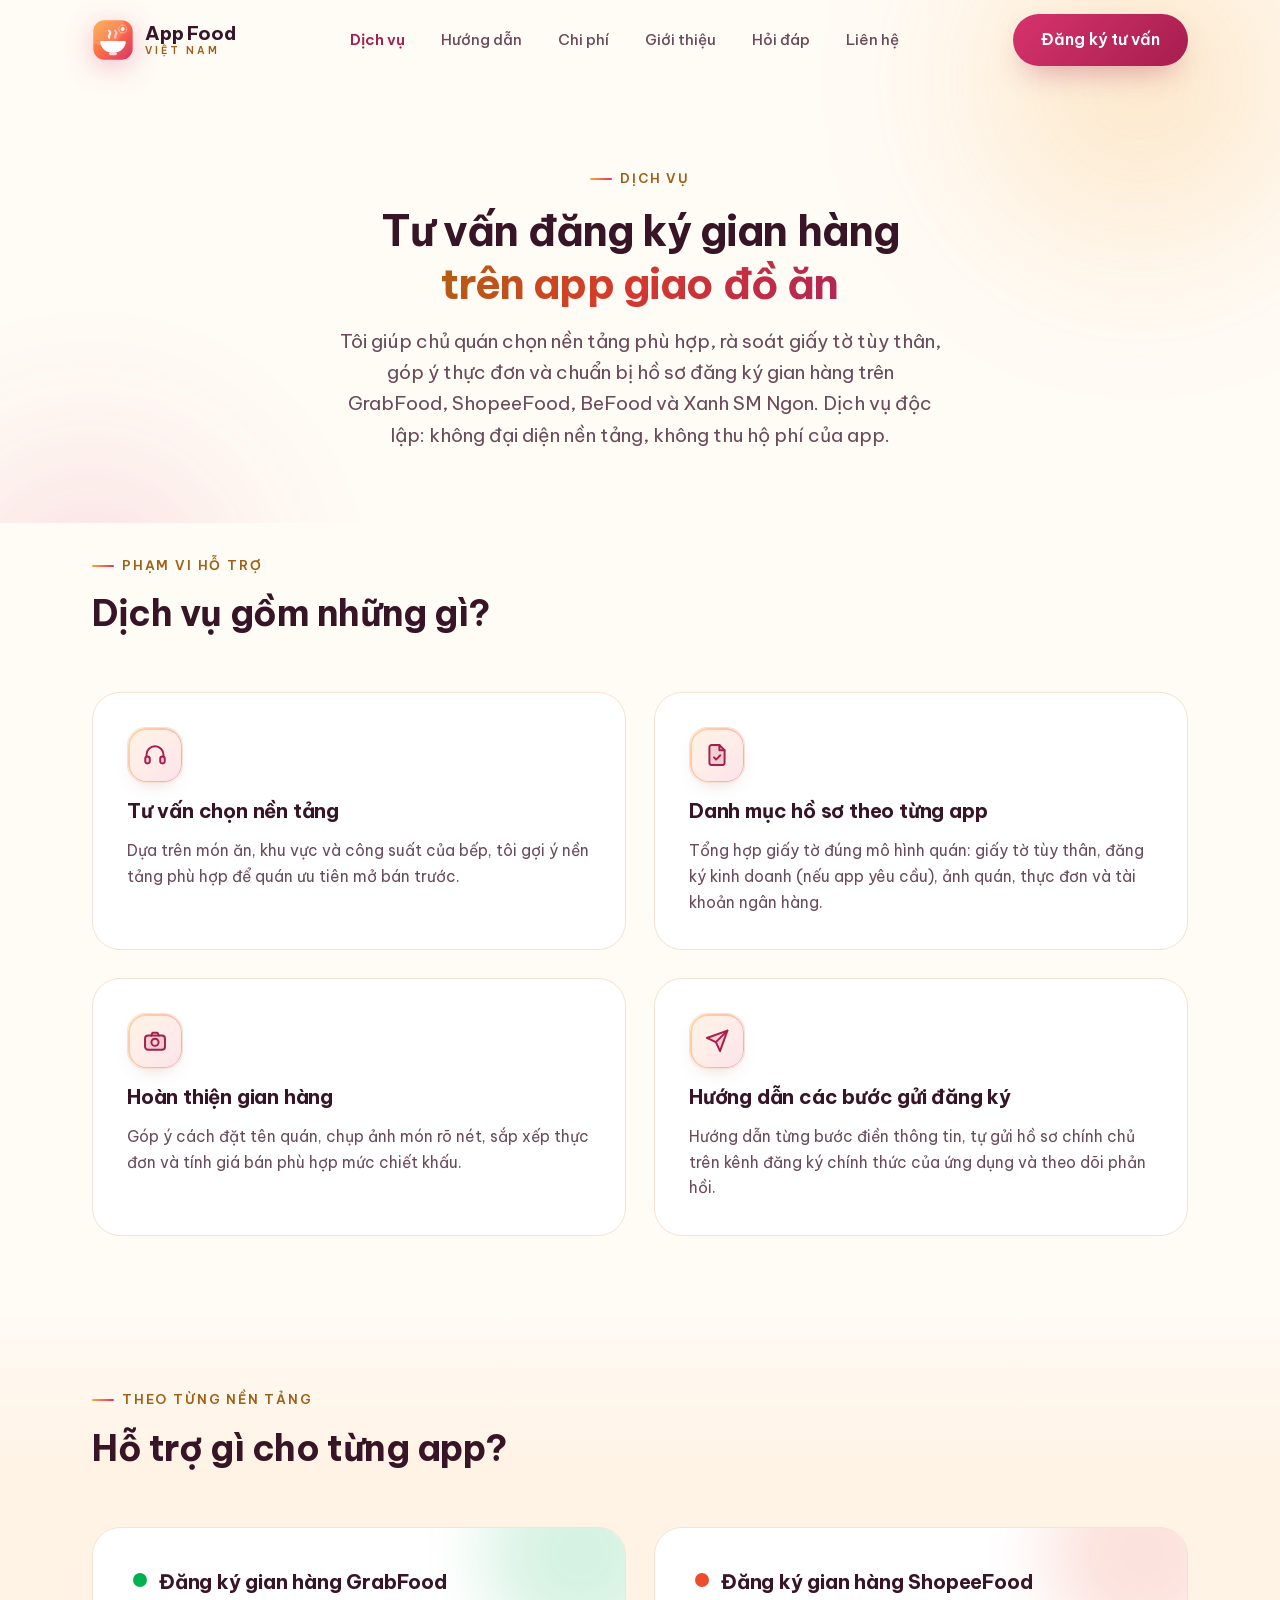
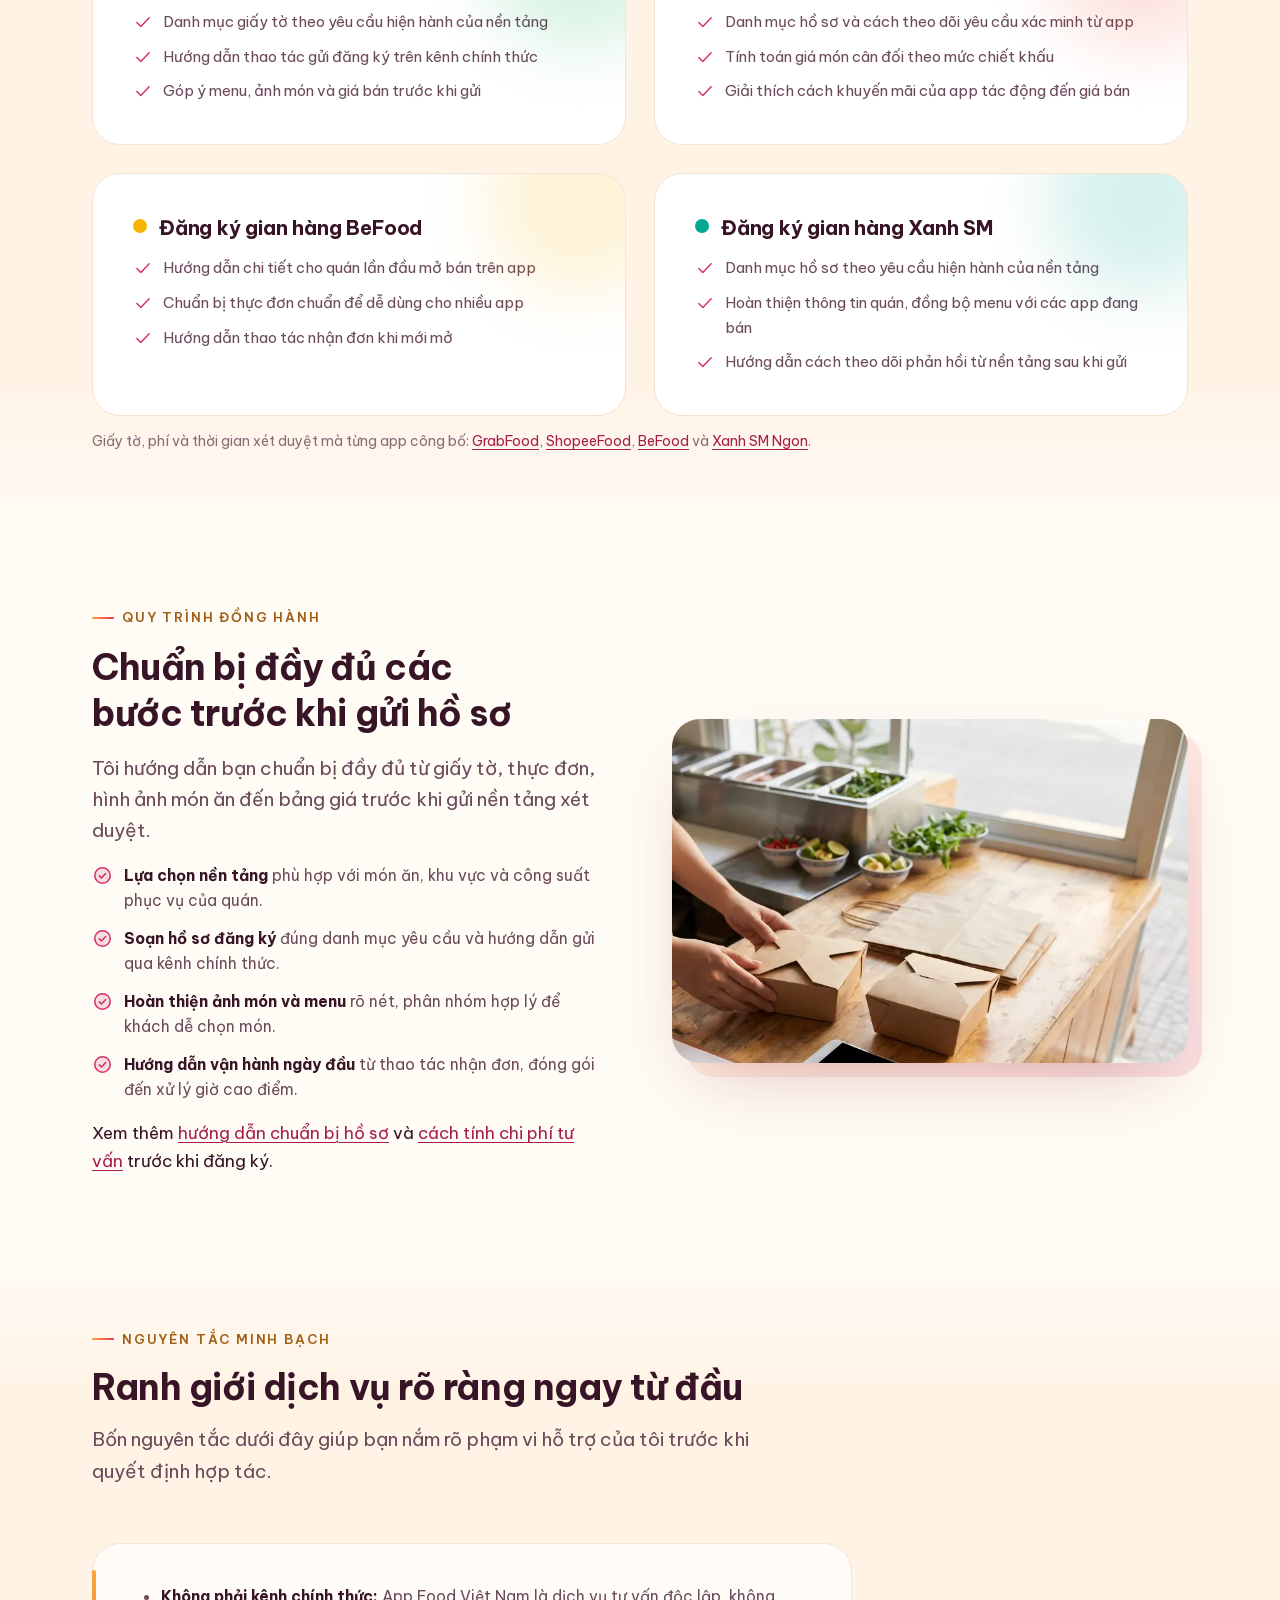
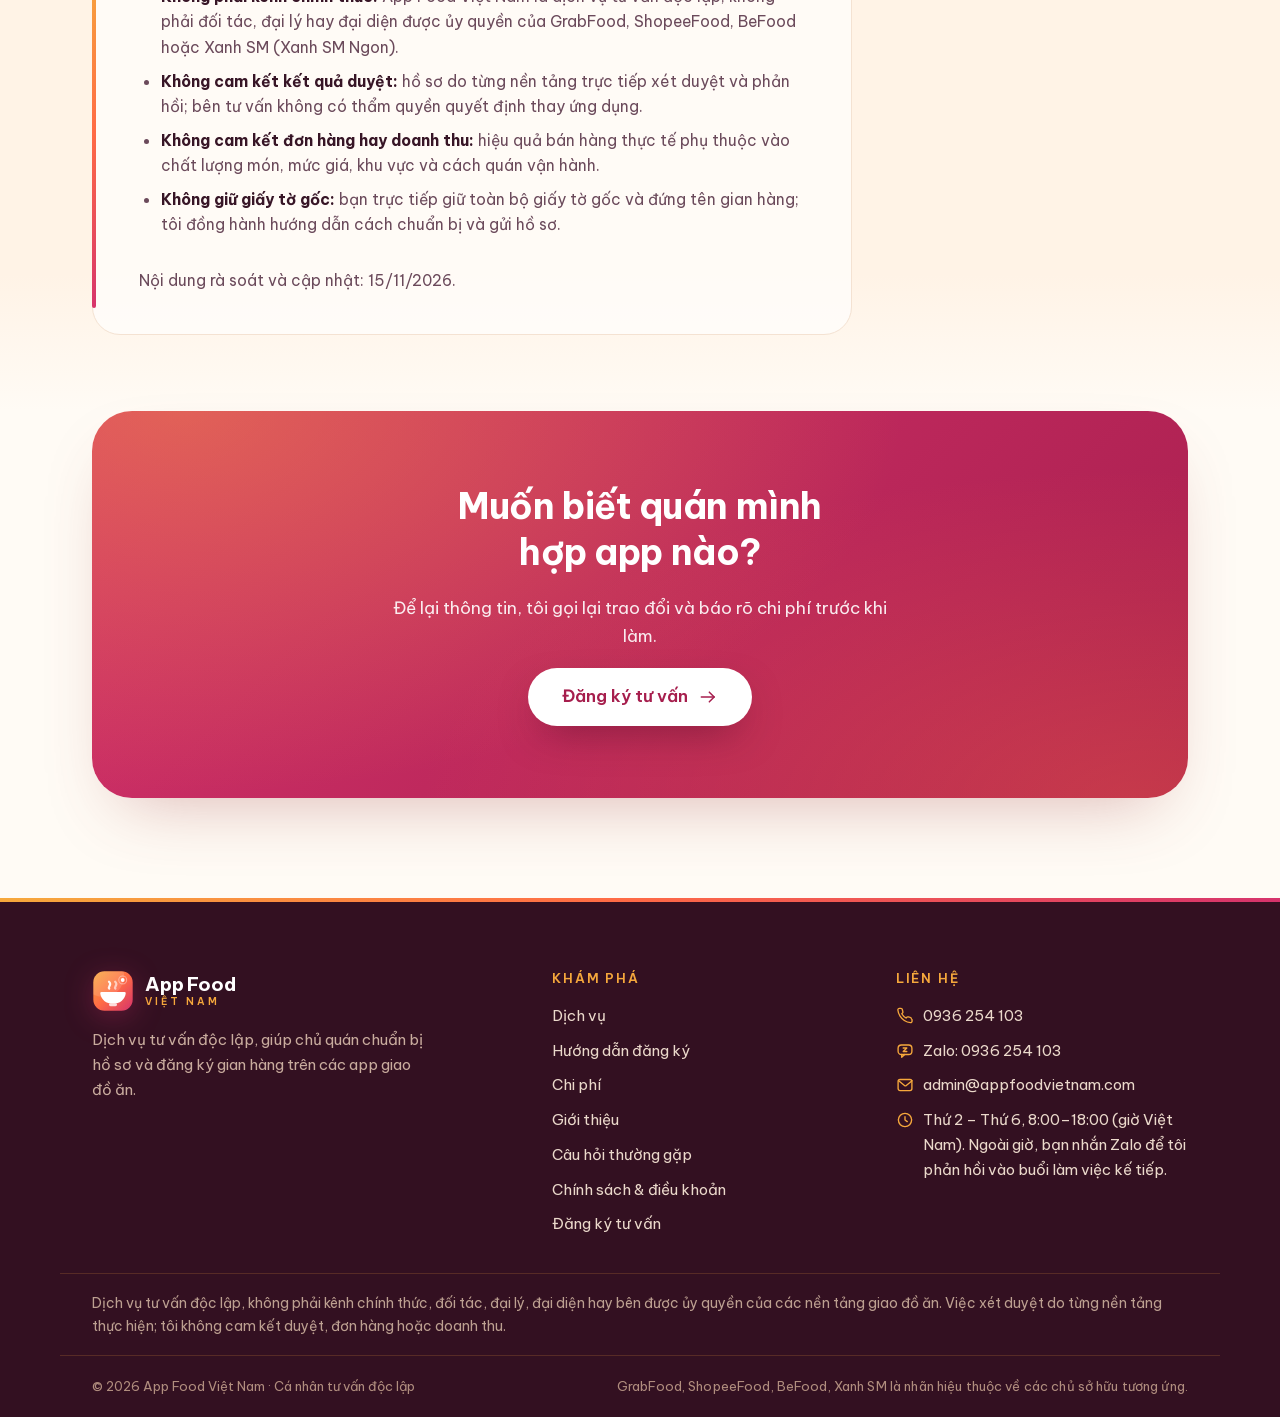
<file: dich-vu/index.html>
<!doctype html>
<html lang="vi">
<head>
  <meta charset="utf-8">
  <!-- Google Tag Manager -->
  <script>(function(w,d,s,l,i){w[l]=w[l]||[];w[l].push({'gtm.start':
  new Date().getTime(),event:'gtm.js'});var f=d.getElementsByTagName(s)[0],
  j=d.createElement(s),dl=l!='dataLayer'?'&l='+l:'';j.async=true;j.src=
  'https://www.googletagmanager.com/gtm.js?id='+i+dl;f.parentNode.insertBefore(j,f);
  })(window,document,'script','dataLayer','GTM-K2JDBFPT');</script>
  <!-- End Google Tag Manager -->
  <meta name="google-site-verification" content="fqpDVTH3SYLtBj9AutIHvdOHtQyylVKKp6pQyJX3B4w">
  <meta name="viewport" content="width=device-width, initial-scale=1">
  <script>document.documentElement.classList.add('js');setTimeout(function(){if(!window.__afvReady)document.documentElement.classList.remove('js')},3000)</script>
  <title>Dịch vụ tư vấn đăng ký gian hàng | App Food Việt Nam</title>
  <meta name="description" content="Tư vấn độc lập, không đại diện nền tảng: chuẩn bị hồ sơ, góp ý menu khi đăng ký GrabFood, ShopeeFood, BeFood, Xanh SM Ngon. Nền tảng tự xét duyệt.">
  <meta name="theme-color" content="#FFFBF5">
  <meta property="og:type" content="website">
  <meta property="og:url" content="https://appfoodvietnam.com/dich-vu/">
  <meta property="og:title" content="Dịch vụ tư vấn đăng ký gian hàng | App Food Việt Nam">
  <meta property="og:description" content="Tư vấn độc lập, không đại diện nền tảng: chuẩn bị hồ sơ, góp ý menu khi đăng ký GrabFood, ShopeeFood, BeFood, Xanh SM Ngon. Nền tảng tự xét duyệt.">
  <meta property="og:image" content="https://appfoodvietnam.com/assets/img/og-cover.jpg">
  <meta property="og:image:width" content="1200">
  <meta property="og:image:height" content="630">
  <meta property="og:image:alt" content="App Food Việt Nam: hỗ trợ chủ quán chuẩn bị hồ sơ mở gian hàng trên app giao đồ ăn">
  <meta property="og:locale" content="vi_VN">
  <meta property="og:site_name" content="App Food Việt Nam">
  <meta name="twitter:card" content="summary_large_image">
  <meta name="twitter:title" content="Dịch vụ tư vấn đăng ký gian hàng | App Food Việt Nam">
  <meta name="twitter:description" content="Tư vấn độc lập, không đại diện nền tảng: chuẩn bị hồ sơ, góp ý menu khi đăng ký GrabFood, ShopeeFood, BeFood, Xanh SM Ngon. Nền tảng tự xét duyệt.">
  <meta name="twitter:image" content="https://appfoodvietnam.com/assets/img/og-cover.jpg">
  <link rel="icon" type="image/svg+xml" href="/favicon.svg">
  <link rel="canonical" href="https://appfoodvietnam.com/dich-vu/">
  <link rel="preload" href="/assets/fonts/be-vietnam-pro-400-vietnamese.woff2" as="font" type="font/woff2" crossorigin>
  <link rel="preload" href="/assets/fonts/be-vietnam-pro-400-latin.woff2" as="font" type="font/woff2" crossorigin>
  <link rel="preload" href="/assets/fonts/be-vietnam-pro-700-latin.woff2" as="font" type="font/woff2" crossorigin>
  <link rel="preload" href="/assets/fonts/be-vietnam-pro-700-vietnamese.woff2" as="font" type="font/woff2" crossorigin>
  <link rel="stylesheet" href="/assets/css/style.css?v=05a">
  <script type="application/ld+json">
{
  "@context": "https://schema.org",
  "@type": "BreadcrumbList",
  "itemListElement": [
    {
      "@type": "ListItem",
      "position": 1,
      "name": "Trang chủ",
      "item": "https://appfoodvietnam.com/"
    },
    {
      "@type": "ListItem",
      "position": 2,
      "name": "Dịch vụ",
      "item": "https://appfoodvietnam.com/dich-vu/"
    }
  ]
}
  </script>
  <script type="application/ld+json">
{
  "@context": "https://schema.org",
  "@type": "Service",
  "name": "Tư vấn đăng ký gian hàng trên app giao đồ ăn",
  "serviceType": "Tư vấn chuẩn bị hồ sơ và đăng ký gian hàng",
  "url": "https://appfoodvietnam.com/dich-vu/",
  "description": "Tư vấn chọn app, lên danh mục hồ sơ, góp ý menu, ảnh món, giá bán và hướng dẫn chủ quán tự gửi đăng ký trên kênh chính thức của GrabFood, ShopeeFood, BeFood, Xanh SM Ngon.",
  "provider": {
    "@type": "ProfessionalService",
    "@id": "https://appfoodvietnam.com/#org",
    "name": "App Food Việt Nam",
    "url": "https://appfoodvietnam.com/",
    "telephone": "+84936254103"
  },
  "areaServed": {
    "@type": "Country",
    "name": "Việt Nam"
  }
}
  </script>
  <script type="application/ld+json">
  {
    "@context": "https://schema.org",
    "@type": "WebPage",
    "@id": "https://appfoodvietnam.com/dich-vu/#webpage",
    "url": "https://appfoodvietnam.com/dich-vu/",
    "name": "Dịch vụ tư vấn đăng ký gian hàng | App Food Việt Nam",
    "description": "Tư vấn độc lập, không đại diện nền tảng: chuẩn bị hồ sơ, góp ý menu khi đăng ký GrabFood, ShopeeFood, BeFood, Xanh SM Ngon. Nền tảng tự xét duyệt.",
    "inLanguage": "vi",
    "isPartOf": {
      "@id": "https://appfoodvietnam.com/#website"
    },
    "about": {
      "@id": "https://appfoodvietnam.com/#org"
    },
    "dateModified": "2026-11-20"
  }
  </script>
</head>
<body>
<!-- Google Tag Manager (noscript) -->
<noscript><iframe src="https://www.googletagmanager.com/ns.html?id=GTM-K2JDBFPT"
height="0" width="0" style="display:none;visibility:hidden"></iframe></noscript>
<!-- End Google Tag Manager (noscript) -->

<header class="site-header">
  <div class="container header-inner">
    <a class="logo" href="/" aria-label="App Food Việt Nam: về trang chủ">
      <svg class="logo-mark" viewBox="0 0 64 64" aria-hidden="true"><defs><linearGradient id="gvh" x1="0" y1="0" x2="1" y2="1"><stop offset="0" stop-color="#F6A83C"/><stop offset=".5" stop-color="#FF6B45"/><stop offset="1" stop-color="#D6336C"/></linearGradient><clipPath id="gvhc"><rect x="2" y="2" width="60" height="60" rx="17"/></clipPath></defs><rect x="2" y="2" width="60" height="60" rx="17" fill="url(#gvh)"/><g clip-path="url(#gvhc)"><circle cx="17" cy="9" r="32" fill="#fff" opacity=".13"/></g><path d="M26.2 28.4c-1.9-2.3 1.5-4.1 1.5-6.9 0-1.9-1.1-3-1.8-3.7" stroke="#fff" stroke-width="3.4" stroke-linecap="round" fill="none" opacity=".92"/><path d="M35.6 28.4c-1.9-2.3 1.5-4.1 1.5-6.9 0-1.9-1.1-3-1.8-3.7" stroke="#fff" stroke-width="3.4" stroke-linecap="round" fill="none" opacity=".6"/><circle cx="46.8" cy="15.2" r="2.9" fill="#fff"/><circle cx="46.8" cy="15.2" r="6" stroke="#fff" stroke-width="1.7" fill="none" opacity=".4"/><path d="M14.6 33.5h34.8a2 2 0 0 1 2 2.2c-1 8.9-9.2 15.8-19.4 15.8s-18.4-6.9-19.4-15.8a2 2 0 0 1 2-2.2z" fill="#fff"/><path d="M26 51.4h12v1a2.8 2.8 0 0 1-2.8 2.8h-6.4A2.8 2.8 0 0 1 26 52.4z" fill="#fff" opacity=".8"/></svg>
      <span class="logo-text">App Food <small>Việt Nam</small></span>
    </a>
    <nav class="main-nav" aria-label="Điều hướng chính">
      <a href="/dich-vu/" aria-current="page">Dịch vụ</a>
      <a href="/huong-dan-dang-ky/">Hướng dẫn</a>
      <a href="/bao-gia/">Chi phí</a>
      <a href="/gioi-thieu/">Giới thiệu</a>
      <a href="/cau-hoi-thuong-gap/">Hỏi đáp</a>
      <a href="/lien-he/">Liên hệ</a>
    </nav>
    <a class="btn btn-primary header-cta" href="/dang-ky/">Đăng ký tư vấn</a>
    <button class="nav-toggle" aria-expanded="false" aria-label="Mở hoặc đóng menu">
      <svg class="icon-menu" viewBox="0 0 24 24" fill="none" stroke="currentColor" stroke-width="1.8" stroke-linecap="round" aria-hidden="true"><path d="M3.6 7h16.8"/><path d="M3.6 12h16.8"/><path d="M3.6 17h10.8"/></svg>
      <svg class="icon-close" viewBox="0 0 24 24" fill="none" stroke="currentColor" stroke-width="1.8" stroke-linecap="round" aria-hidden="true"><path d="M6 6l12 12"/><path d="M18 6L6 18"/></svg>
    </button>
  </div>
</header>

<main>
  <section class="page-hero">
    <div class="hero-bg" aria-hidden="true">
      <span class="blob blob-1"></span>
      <span class="blob blob-2"></span>
    </div>
    <div class="container">
      <span class="eyebrow hero-enter">Dịch vụ</span>
      <h1 class="hero-enter-2">Tư&nbsp;vấn đăng&nbsp;ký gian&nbsp;hàng <span class="grad-text">trên app giao&nbsp;đồ&nbsp;ăn</span></h1>
      <p class="lead hero-enter-3">Tôi giúp chủ quán chọn nền tảng phù hợp, rà soát giấy tờ tùy thân, góp ý thực đơn và chuẩn bị hồ sơ đăng ký gian hàng trên GrabFood, ShopeeFood, BeFood và Xanh&nbsp;SM&nbsp;Ngon. Dịch vụ độc lập: không đại diện nền tảng, không thu hộ phí của app.</p>
    </div>
  </section>

  <!-- ============ DỊCH VỤ GỒM GÌ ============ -->
  <section class="section">
    <div class="container">
      <div class="section-head reveal">
        <span class="eyebrow">Phạm vi hỗ trợ</span>
        <h2>Dịch&nbsp;vụ gồm những gì?</h2>
      </div>
      <div class="service-grid">
        <article class="value-item reveal">
          <span class="icon-tile">
            <svg viewBox="0 0 24 24" fill="none" stroke="currentColor" stroke-width="1.8" stroke-linecap="round" stroke-linejoin="round" aria-hidden="true"><path d="M4.2 13.4v-1.6a7.8 7.8 0 0 1 15.6 0v1.6" /><rect x="3" y="13.4" width="4.2" height="6.4" rx="2.1" fill="currentColor" opacity=".14" stroke="none"/><rect x="16.8" y="13.4" width="4.2" height="6.4" rx="2.1" fill="currentColor" opacity=".14" stroke="none"/><rect x="3" y="13.4" width="4.2" height="6.4" rx="2.1"/><rect x="16.8" y="13.4" width="4.2" height="6.4" rx="2.1"/></svg>
          </span>
          <h3>Tư&nbsp;vấn chọn nền&nbsp;tảng</h3>
          <p>Dựa trên món ăn, khu vực và công suất của bếp, tôi gợi ý nền tảng phù hợp để quán ưu tiên mở bán trước.</p>
        </article>
        <article class="value-item reveal reveal-d1">
          <span class="icon-tile">
            <svg viewBox="0 0 24 24" fill="none" stroke="currentColor" stroke-width="1.8" stroke-linecap="round" stroke-linejoin="round" aria-hidden="true"><path d="M14.2 2.8H7a2 2 0 0 0-2 2v14.4a2 2 0 0 0 2 2h10a2 2 0 0 0 2-2V7.6z" fill="currentColor" opacity=".14" stroke="none"/><path d="M14.2 2.8H7a2 2 0 0 0-2 2v14.4a2 2 0 0 0 2 2h10a2 2 0 0 0 2-2V7.6z"/><path d="M14.2 2.8v4.8H19"/><path d="M9.2 14.2l2 2 3.8-4"/></svg>
          </span>
          <h3>Danh mục hồ&nbsp;sơ theo từng app</h3>
          <p>Tổng hợp giấy tờ đúng mô hình quán: giấy tờ tùy thân, đăng ký kinh doanh (nếu app yêu cầu), ảnh quán, thực đơn và tài khoản ngân hàng.</p>
        </article>
        <article class="value-item reveal reveal-d1">
          <span class="icon-tile">
            <svg viewBox="0 0 24 24" fill="none" stroke="currentColor" stroke-width="1.8" stroke-linecap="round" stroke-linejoin="round" aria-hidden="true"><rect x="2.8" y="7" width="18.4" height="13" rx="2.8" fill="currentColor" opacity=".14" stroke="none"/><rect x="2.8" y="7" width="18.4" height="13" rx="2.8"/><path d="M8.4 7l1.3-2.6h4.6L15.6 7"/><circle cx="12" cy="13.2" r="3.3"/></svg>
          </span>
          <h3>Hoàn thiện gian&nbsp;hàng</h3>
          <p>Góp ý cách đặt tên quán, chụp ảnh món rõ nét, sắp xếp thực đơn và tính giá bán phù hợp mức chiết khấu.</p>
        </article>
        <article class="value-item reveal reveal-d2">
          <span class="icon-tile">
            <svg viewBox="0 0 24 24" fill="none" stroke="currentColor" stroke-width="1.8" stroke-linecap="round" stroke-linejoin="round" aria-hidden="true"><path d="M21.6 2.4l-6.8 19-3.8-8.4-8.4-3.8z" fill="currentColor" opacity=".14" stroke="none"/><path d="M21.6 2.4l-6.8 19-3.8-8.4-8.4-3.8z"/><path d="M21.6 2.4L11 13"/></svg>
          </span>
          <h3>Hướng dẫn các bước gửi đăng&nbsp;ký</h3>
          <p>Hướng dẫn từng bước điền thông tin, tự gửi hồ sơ chính chủ trên kênh đăng ký chính thức của ứng dụng và theo dõi phản hồi.</p>
        </article>
      </div>
    </div>
  </section>

  <!-- ============ THEO TỪNG APP ============ -->
  <section class="section section-alt">
    <div class="container">
      <div class="section-head reveal">
        <span class="eyebrow">Theo từng nền tảng</span>
        <h2>Hỗ trợ gì cho từng app?</h2>
      </div>
      <div class="service-grid">
        <article class="service-card reveal">
          <span class="glow" style="background:#00B14F" aria-hidden="true"></span>
          <div class="service-head"><span class="app-dot dot-grab" aria-hidden="true"></span><h3>Đăng&nbsp;ký gian&nbsp;hàng GrabFood</h3></div>
          <ul>
            <li><svg viewBox="0 0 24 24" fill="none" stroke="currentColor" stroke-width="1.8" stroke-linecap="round" stroke-linejoin="round" aria-hidden="true"><path d="M4.6 12.6l4.8 4.8L19.4 7"/></svg>Danh mục giấy tờ theo yêu cầu hiện hành của nền tảng</li>
            <li><svg viewBox="0 0 24 24" fill="none" stroke="currentColor" stroke-width="1.8" stroke-linecap="round" stroke-linejoin="round" aria-hidden="true"><path d="M4.6 12.6l4.8 4.8L19.4 7"/></svg>Hướng dẫn thao tác gửi đăng ký trên kênh chính thức</li>
            <li><svg viewBox="0 0 24 24" fill="none" stroke="currentColor" stroke-width="1.8" stroke-linecap="round" stroke-linejoin="round" aria-hidden="true"><path d="M4.6 12.6l4.8 4.8L19.4 7"/></svg>Góp ý menu, ảnh món và giá bán trước khi gửi</li>
          </ul>
        </article>

        <article class="service-card reveal reveal-d1">
          <span class="glow" style="background:#EE4D2D" aria-hidden="true"></span>
          <div class="service-head"><span class="app-dot dot-shopee" aria-hidden="true"></span><h3>Đăng&nbsp;ký gian&nbsp;hàng ShopeeFood</h3></div>
          <ul>
            <li><svg viewBox="0 0 24 24" fill="none" stroke="currentColor" stroke-width="1.8" stroke-linecap="round" stroke-linejoin="round" aria-hidden="true"><path d="M4.6 12.6l4.8 4.8L19.4 7"/></svg>Danh mục hồ sơ và cách theo dõi yêu cầu xác minh từ app</li>
            <li><svg viewBox="0 0 24 24" fill="none" stroke="currentColor" stroke-width="1.8" stroke-linecap="round" stroke-linejoin="round" aria-hidden="true"><path d="M4.6 12.6l4.8 4.8L19.4 7"/></svg>Tính toán giá món cân đối theo mức chiết khấu</li>
            <li><svg viewBox="0 0 24 24" fill="none" stroke="currentColor" stroke-width="1.8" stroke-linecap="round" stroke-linejoin="round" aria-hidden="true"><path d="M4.6 12.6l4.8 4.8L19.4 7"/></svg>Giải thích cách khuyến mãi của app tác động đến giá bán</li>
          </ul>
        </article>

        <article class="service-card reveal reveal-d1">
          <span class="glow" style="background:#F5B500" aria-hidden="true"></span>
          <div class="service-head"><span class="app-dot dot-be" aria-hidden="true"></span><h3>Đăng&nbsp;ký gian&nbsp;hàng BeFood</h3></div>
          <ul>
            <li><svg viewBox="0 0 24 24" fill="none" stroke="currentColor" stroke-width="1.8" stroke-linecap="round" stroke-linejoin="round" aria-hidden="true"><path d="M4.6 12.6l4.8 4.8L19.4 7"/></svg>Hướng dẫn chi tiết cho quán lần đầu mở bán trên app</li>
            <li><svg viewBox="0 0 24 24" fill="none" stroke="currentColor" stroke-width="1.8" stroke-linecap="round" stroke-linejoin="round" aria-hidden="true"><path d="M4.6 12.6l4.8 4.8L19.4 7"/></svg>Chuẩn bị thực đơn chuẩn để dễ dùng cho nhiều app</li>
            <li><svg viewBox="0 0 24 24" fill="none" stroke="currentColor" stroke-width="1.8" stroke-linecap="round" stroke-linejoin="round" aria-hidden="true"><path d="M4.6 12.6l4.8 4.8L19.4 7"/></svg>Hướng dẫn thao tác nhận đơn khi mới mở</li>
          </ul>
        </article>

        <article class="service-card reveal reveal-d2">
          <span class="glow" style="background:#00A98F" aria-hidden="true"></span>
          <div class="service-head"><span class="app-dot dot-xanh" aria-hidden="true"></span><h3>Đăng&nbsp;ký gian&nbsp;hàng Xanh SM</h3></div>
          <ul>
            <li><svg viewBox="0 0 24 24" fill="none" stroke="currentColor" stroke-width="1.8" stroke-linecap="round" stroke-linejoin="round" aria-hidden="true"><path d="M4.6 12.6l4.8 4.8L19.4 7"/></svg>Danh mục hồ sơ theo yêu cầu hiện hành của nền tảng</li>
            <li><svg viewBox="0 0 24 24" fill="none" stroke="currentColor" stroke-width="1.8" stroke-linecap="round" stroke-linejoin="round" aria-hidden="true"><path d="M4.6 12.6l4.8 4.8L19.4 7"/></svg>Hoàn thiện thông tin quán, đồng bộ menu với các app đang bán</li>
            <li><svg viewBox="0 0 24 24" fill="none" stroke="currentColor" stroke-width="1.8" stroke-linecap="round" stroke-linejoin="round" aria-hidden="true"><path d="M4.6 12.6l4.8 4.8L19.4 7"/></svg>Hướng dẫn cách theo dõi phản hồi từ nền tảng sau khi gửi</li>
          </ul>
        </article>
      </div>
      <p class="guide-note">Giấy tờ, phí và thời gian xét duyệt mà từng app công bố: <a href="/huong-dan-dang-ky/grabfood/">GrabFood</a>, <a href="/huong-dan-dang-ky/shopeefood/">ShopeeFood</a>, <a href="/huong-dan-dang-ky/befood/">BeFood</a> và <a href="/huong-dan-dang-ky/xanh-sm-ngon/">Xanh SM Ngon</a>.</p>
    </div>
  </section>

  <!-- ============ GIAN HÀNG CHỈN CHU ============ -->
  <section class="section">
    <div class="container split reverse">
      <div class="split-media reveal">
        <img src="/assets/img/quay-chuan-bi.webp" srcset="/assets/img/quay-chuan-bi-800.webp 800w, /assets/img/quay-chuan-bi.webp 1400w" sizes="(max-width: 900px) 92vw, 560px" alt="Chủ quán xếp hộp giấy và túi giao hàng trên quầy, chuẩn bị trước khi bán trên app" width="1400" height="933" loading="lazy">
      </div>
      <div class="split-copy reveal reveal-d1">
        <span class="eyebrow">Quy trình đồng hành</span>
        <h2>Chuẩn&nbsp;bị đầy&nbsp;đủ các bước trước khi gửi hồ&nbsp;sơ</h2>
        <p class="lead">Tôi hướng dẫn bạn chuẩn bị đầy đủ từ giấy tờ, thực đơn, hình ảnh món ăn đến bảng giá trước khi gửi nền tảng xét duyệt.</p>
        <ol role="list">
          <li>
            <svg viewBox="0 0 24 24" fill="none" stroke="currentColor" stroke-width="1.8" stroke-linecap="round" stroke-linejoin="round" aria-hidden="true"><circle cx="12" cy="12" r="8.8" fill="currentColor" opacity=".14" stroke="none"/><circle cx="12" cy="12" r="8.8"/><path d="M8.4 12.4l2.4 2.4 4.8-5"/></svg>
            <span><strong>Lựa chọn nền tảng</strong> phù hợp với món ăn, khu vực và công suất phục vụ của quán.</span>
          </li>
          <li>
            <svg viewBox="0 0 24 24" fill="none" stroke="currentColor" stroke-width="1.8" stroke-linecap="round" stroke-linejoin="round" aria-hidden="true"><circle cx="12" cy="12" r="8.8" fill="currentColor" opacity=".14" stroke="none"/><circle cx="12" cy="12" r="8.8"/><path d="M8.4 12.4l2.4 2.4 4.8-5"/></svg>
            <span><strong>Soạn hồ sơ đăng ký</strong> đúng danh mục yêu cầu và hướng dẫn gửi qua kênh chính thức.</span>
          </li>
          <li>
            <svg viewBox="0 0 24 24" fill="none" stroke="currentColor" stroke-width="1.8" stroke-linecap="round" stroke-linejoin="round" aria-hidden="true"><circle cx="12" cy="12" r="8.8" fill="currentColor" opacity=".14" stroke="none"/><circle cx="12" cy="12" r="8.8"/><path d="M8.4 12.4l2.4 2.4 4.8-5"/></svg>
            <span><strong>Hoàn thiện ảnh món và menu</strong> rõ nét, phân nhóm hợp lý để khách dễ chọn món.</span>
          </li>
          <li>
            <svg viewBox="0 0 24 24" fill="none" stroke="currentColor" stroke-width="1.8" stroke-linecap="round" stroke-linejoin="round" aria-hidden="true"><circle cx="12" cy="12" r="8.8" fill="currentColor" opacity=".14" stroke="none"/><circle cx="12" cy="12" r="8.8"/><path d="M8.4 12.4l2.4 2.4 4.8-5"/></svg>
            <span><strong>Hướng dẫn vận hành ngày đầu</strong> từ thao tác nhận đơn, đóng gói đến xử lý giờ cao điểm.</span>
          </li>
        </ol>
        <p>Xem thêm <a href="/huong-dan-dang-ky/">hướng dẫn chuẩn bị hồ sơ</a> và <a href="/bao-gia/">cách tính chi phí tư vấn</a> trước khi đăng ký.</p>
      </div>
    </div>
  </section>

  <!-- ============ KHÔNG LÀM GÌ ============ -->
  <section class="section section-alt">
    <div class="container">
      <div class="section-head reveal">
        <span class="eyebrow">Nguyên tắc minh bạch</span>
        <h2>Ranh&nbsp;giới dịch&nbsp;vụ rõ&nbsp;ràng ngay từ&nbsp;đầu</h2>
        <p class="lead">Bốn nguyên tắc dưới đây giúp bạn nắm rõ phạm vi hỗ trợ của tôi trước khi quyết định hợp tác.</p>
      </div>
      <div class="prose prose-left reveal">
        <ul>
          <li><strong>Không phải kênh chính thức:</strong> App Food Việt Nam là dịch vụ tư vấn độc lập, không phải đối tác, đại lý hay đại diện được ủy quyền của GrabFood, ShopeeFood, BeFood hoặc Xanh SM (Xanh SM Ngon).</li>
          <li><strong>Không cam kết kết quả duyệt:</strong> hồ sơ do từng nền tảng trực tiếp xét duyệt và phản hồi; bên tư vấn không có thẩm quyền quyết định thay ứng dụng.</li>
          <li><strong>Không cam kết đơn hàng hay doanh thu:</strong> hiệu quả bán hàng thực tế phụ thuộc vào chất lượng món, mức giá, khu vực và cách quán vận hành.</li>
          <li><strong>Không giữ giấy tờ gốc:</strong> bạn trực tiếp giữ toàn bộ giấy tờ gốc và đứng tên gian hàng; tôi đồng hành hướng dẫn cách chuẩn bị và gửi hồ sơ.</li>
        </ul>
        <p class="guide-note">Nội dung rà soát và cập nhật: <time datetime="2026-11-15">15/11/2026</time>.</p>
      </div>
    </div>
  </section>

  <!-- ============ CTA ============ -->
  <section class="section" style="padding-top: 0;">
    <div class="container">
      <div class="cta-banner reveal">
        <h2>Muốn biết quán&nbsp;mình hợp app nào?</h2>
        <p>Để lại thông tin, tôi gọi lại trao đổi và báo rõ chi phí trước khi làm.</p>
        <a class="btn btn-primary btn-lg" href="/dang-ky/">
          Đăng ký tư vấn
          <svg viewBox="0 0 24 24" fill="none" stroke="currentColor" stroke-width="1.8" stroke-linecap="round" stroke-linejoin="round" aria-hidden="true"><path d="M4 12h15.4"/><path d="M13.6 6.2l5.8 5.8-5.8 5.8"/></svg>
        </a>
      </div>
    </div>
  </section>
</main>

<div class="floating-cta">
  <a class="fab fab-call" href="tel:0936254103" aria-label="Gọi 0936 254 103">
    <svg viewBox="0 0 24 24" fill="none" stroke="currentColor" stroke-width="1.8" stroke-linecap="round" stroke-linejoin="round" aria-hidden="true"><path d="M21.4 16.8v2.2a1.9 1.9 0 0 1-2.1 1.9 18.9 18.9 0 0 1-8.2-2.9 18.6 18.6 0 0 1-5.7-5.7A18.9 18.9 0 0 1 2.5 4a1.9 1.9 0 0 1 1.9-2.1h2.2a1.9 1.9 0 0 1 1.9 1.6c.1.9.3 1.7.6 2.5a1.9 1.9 0 0 1-.4 2l-1 1a15.2 15.2 0 0 0 5.7 5.7l1-1a1.9 1.9 0 0 1 2-.4c.8.3 1.6.5 2.5.6a1.9 1.9 0 0 1 1.6 1.9z"/></svg>
    <span class="fab-label">0936&nbsp;254&nbsp;103</span>
  </a>
  <a class="fab fab-zalo" href="https://zalo.me/0936254103" target="_blank" rel="noopener" aria-label="Nhắn Zalo cho App Food Việt Nam">
    <svg viewBox="0 0 24 24" fill="none" stroke="currentColor" stroke-width="1.8" stroke-linecap="round" stroke-linejoin="round" aria-hidden="true"><rect x="2.8" y="4" width="18.4" height="12.6" rx="4.4"/><path d="M7.6 16.6v3.8l4-3.8"/><path d="M9.6 8h4.8l-4.8 4.6h4.8"/></svg>
    <span class="fab-label">Chat Zalo</span>
  </a>
</div>

<footer class="site-footer">
  <div class="container footer-grid">
    <div class="footer-brand">
      <a class="logo" href="/" aria-label="App Food Việt Nam">
        <svg class="logo-mark" viewBox="0 0 64 64" aria-hidden="true"><defs><linearGradient id="gvf" x1="0" y1="0" x2="1" y2="1"><stop offset="0" stop-color="#F6A83C"/><stop offset=".5" stop-color="#FF6B45"/><stop offset="1" stop-color="#D6336C"/></linearGradient><clipPath id="gvfc"><rect x="2" y="2" width="60" height="60" rx="17"/></clipPath></defs><rect x="2" y="2" width="60" height="60" rx="17" fill="url(#gvf)"/><g clip-path="url(#gvfc)"><circle cx="17" cy="9" r="32" fill="#fff" opacity=".13"/></g><path d="M26.2 28.4c-1.9-2.3 1.5-4.1 1.5-6.9 0-1.9-1.1-3-1.8-3.7" stroke="#fff" stroke-width="3.4" stroke-linecap="round" fill="none" opacity=".92"/><path d="M35.6 28.4c-1.9-2.3 1.5-4.1 1.5-6.9 0-1.9-1.1-3-1.8-3.7" stroke="#fff" stroke-width="3.4" stroke-linecap="round" fill="none" opacity=".6"/><circle cx="46.8" cy="15.2" r="2.9" fill="#fff"/><circle cx="46.8" cy="15.2" r="6" stroke="#fff" stroke-width="1.7" fill="none" opacity=".4"/><path d="M14.6 33.5h34.8a2 2 0 0 1 2 2.2c-1 8.9-9.2 15.8-19.4 15.8s-18.4-6.9-19.4-15.8a2 2 0 0 1 2-2.2z" fill="#fff"/><path d="M26 51.4h12v1a2.8 2.8 0 0 1-2.8 2.8h-6.4A2.8 2.8 0 0 1 26 52.4z" fill="#fff" opacity=".8"/></svg>
        <span class="logo-text">App Food <small>Việt Nam</small></span>
      </a>
      <p>Dịch vụ tư vấn độc lập, giúp chủ quán chuẩn bị hồ sơ và đăng ký gian hàng trên các app giao đồ ăn.</p>
    </div>
    <nav class="footer-col" aria-label="Liên kết trang">
      <h3>Khám phá</h3>
      <ul>
        <li><a href="/dich-vu/">Dịch vụ</a></li>
        <li><a href="/huong-dan-dang-ky/">Hướng dẫn đăng ký</a></li>
        <li><a href="/bao-gia/">Chi phí</a></li>
        <li><a href="/gioi-thieu/">Giới thiệu</a></li>
        <li><a href="/cau-hoi-thuong-gap/">Câu hỏi thường gặp</a></li>
        <li><a href="/chinh-sach/">Chính sách &amp; điều khoản</a></li>
        <li><a href="/dang-ky/">Đăng ký tư vấn</a></li>
      </ul>
    </nav>
    <div class="footer-col">
      <h3>Liên&nbsp;hệ</h3>
      <ul>
        <li>
          <svg viewBox="0 0 24 24" fill="none" stroke="currentColor" stroke-width="1.8" stroke-linecap="round" stroke-linejoin="round" aria-hidden="true"><path d="M21.4 16.8v2.2a1.9 1.9 0 0 1-2.1 1.9 18.9 18.9 0 0 1-8.2-2.9 18.6 18.6 0 0 1-5.7-5.7A18.9 18.9 0 0 1 2.5 4a1.9 1.9 0 0 1 1.9-2.1h2.2a1.9 1.9 0 0 1 1.9 1.6c.1.9.3 1.7.6 2.5a1.9 1.9 0 0 1-.4 2l-1 1a15.2 15.2 0 0 0 5.7 5.7l1-1a1.9 1.9 0 0 1 2-.4c.8.3 1.6.5 2.5.6a1.9 1.9 0 0 1 1.6 1.9z"/></svg>
          <a href="tel:0936254103">0936&nbsp;254&nbsp;103</a>
        </li>
        <li>
          <svg viewBox="0 0 24 24" fill="none" stroke="currentColor" stroke-width="1.8" stroke-linecap="round" stroke-linejoin="round" aria-hidden="true"><rect x="2.8" y="4" width="18.4" height="12.6" rx="4.4"/><path d="M7.6 16.6v3.8l4-3.8"/><path d="M9.6 8h4.8l-4.8 4.6h4.8"/></svg>
          <a href="https://zalo.me/0936254103" target="_blank" rel="noopener">Zalo: 0936&nbsp;254&nbsp;103</a>
        </li>
        <li>
          <svg viewBox="0 0 24 24" fill="none" stroke="currentColor" stroke-width="1.8" stroke-linecap="round" stroke-linejoin="round" aria-hidden="true"><rect x="2.8" y="4.6" width="18.4" height="14.8" rx="2.6"/><path d="M3.6 6.2l7.7 6.4a1.8 1.8 0 0 0 2.4 0l7.7-6.4"/></svg>
          <a href="mailto:admin@appfoodvietnam.com">admin@appfoodvietnam.com</a>
        </li>
        <li>
          <svg viewBox="0 0 24 24" fill="none" stroke="currentColor" stroke-width="1.8" stroke-linecap="round" stroke-linejoin="round" aria-hidden="true"><circle cx="12" cy="12" r="8.8"/><path d="M12 7.6V12l3 2.2"/></svg>
          <span>Thứ 2 – Thứ 6, 8:00–18:00 (giờ Việt Nam). Ngoài giờ, bạn nhắn Zalo để tôi phản hồi vào buổi làm việc kế tiếp.</span>
        </li>
      </ul>
    </div>
  </div>
  <div class="container footer-disclosure">
    Dịch vụ tư vấn độc lập, không phải kênh chính thức, đối tác, đại lý, đại diện hay bên được ủy quyền của các nền tảng giao đồ ăn. Việc xét duyệt do từng nền tảng thực hiện; tôi không cam kết duyệt, đơn hàng hoặc doanh thu.
  </div>
  <div class="container footer-bottom">
    <span>© 2026 App Food Việt Nam · Cá nhân tư vấn độc lập</span>
    <span class="brands">GrabFood, ShopeeFood, BeFood, Xanh SM là nhãn hiệu thuộc về các chủ sở hữu tương ứng.</span>
  </div>
</footer>

<div class="mobile-menu-overlay" id="mobileMenu" role="dialog" aria-modal="true" aria-label="Menu điều hướng" hidden>
  <button class="mobile-menu-close" aria-label="Đóng menu">
    <svg viewBox="0 0 24 24" fill="none" stroke="currentColor" stroke-width="1.8" stroke-linecap="round" aria-hidden="true"><path d="M6 6l12 12"/><path d="M18 6L6 18"/></svg>
  </button>
  <nav class="mobile-menu-nav" aria-label="Điều hướng chính (di động)">
    <a href="/">Trang chủ</a>
    <a href="/dich-vu/" aria-current="page">Dịch vụ</a>
    <a href="/huong-dan-dang-ky/">Hướng dẫn đăng ký</a>
    <a href="/bao-gia/">Chi phí</a>
    <a href="/gioi-thieu/">Giới thiệu</a>
    <a href="/cau-hoi-thuong-gap/">Hỏi đáp</a>
    <a href="/lien-he/">Liên hệ</a>
    <a class="btn btn-primary" href="/dang-ky/">Đăng ký tư vấn</a>
    <a class="menu-call" href="tel:0936254103">Gọi 0936&nbsp;254&nbsp;103</a>
  </nav>
</div>

<script src="/assets/js/main.js?v=05a" defer></script>
</body>
</html>
</file>
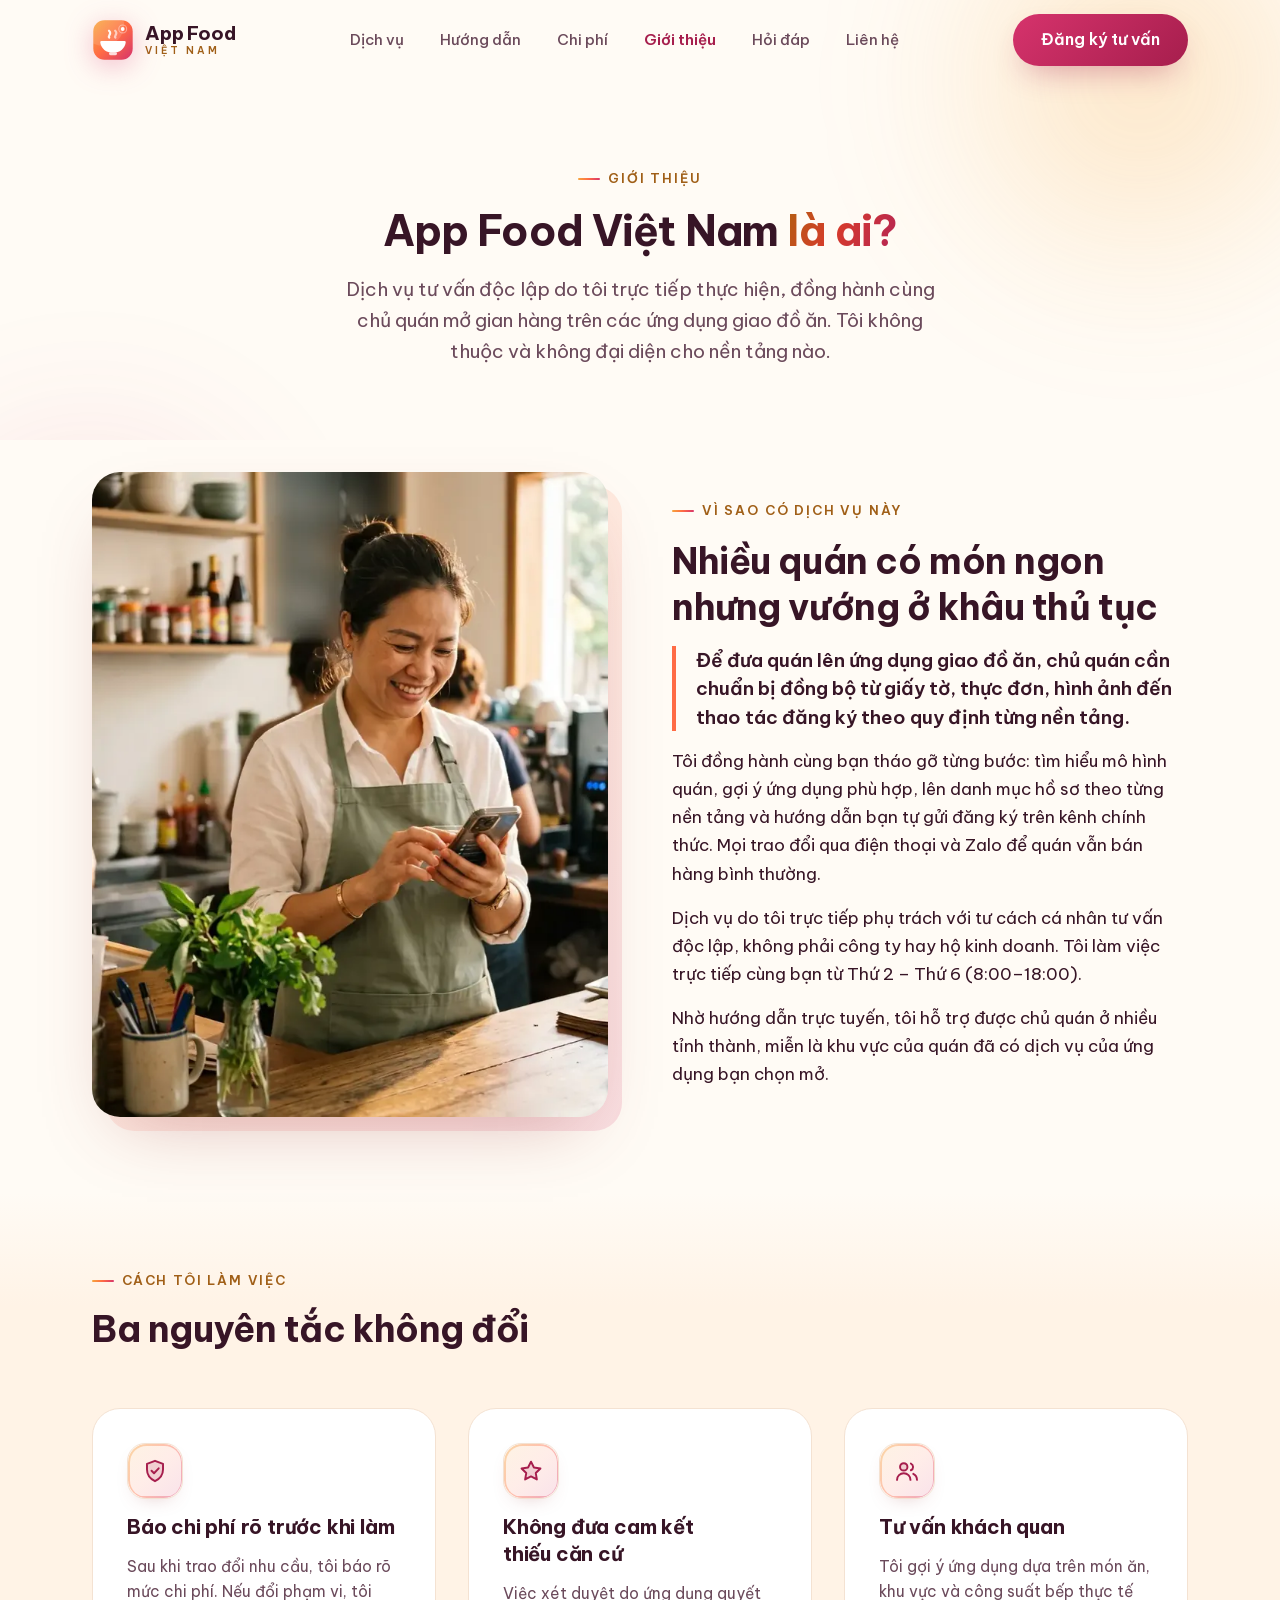
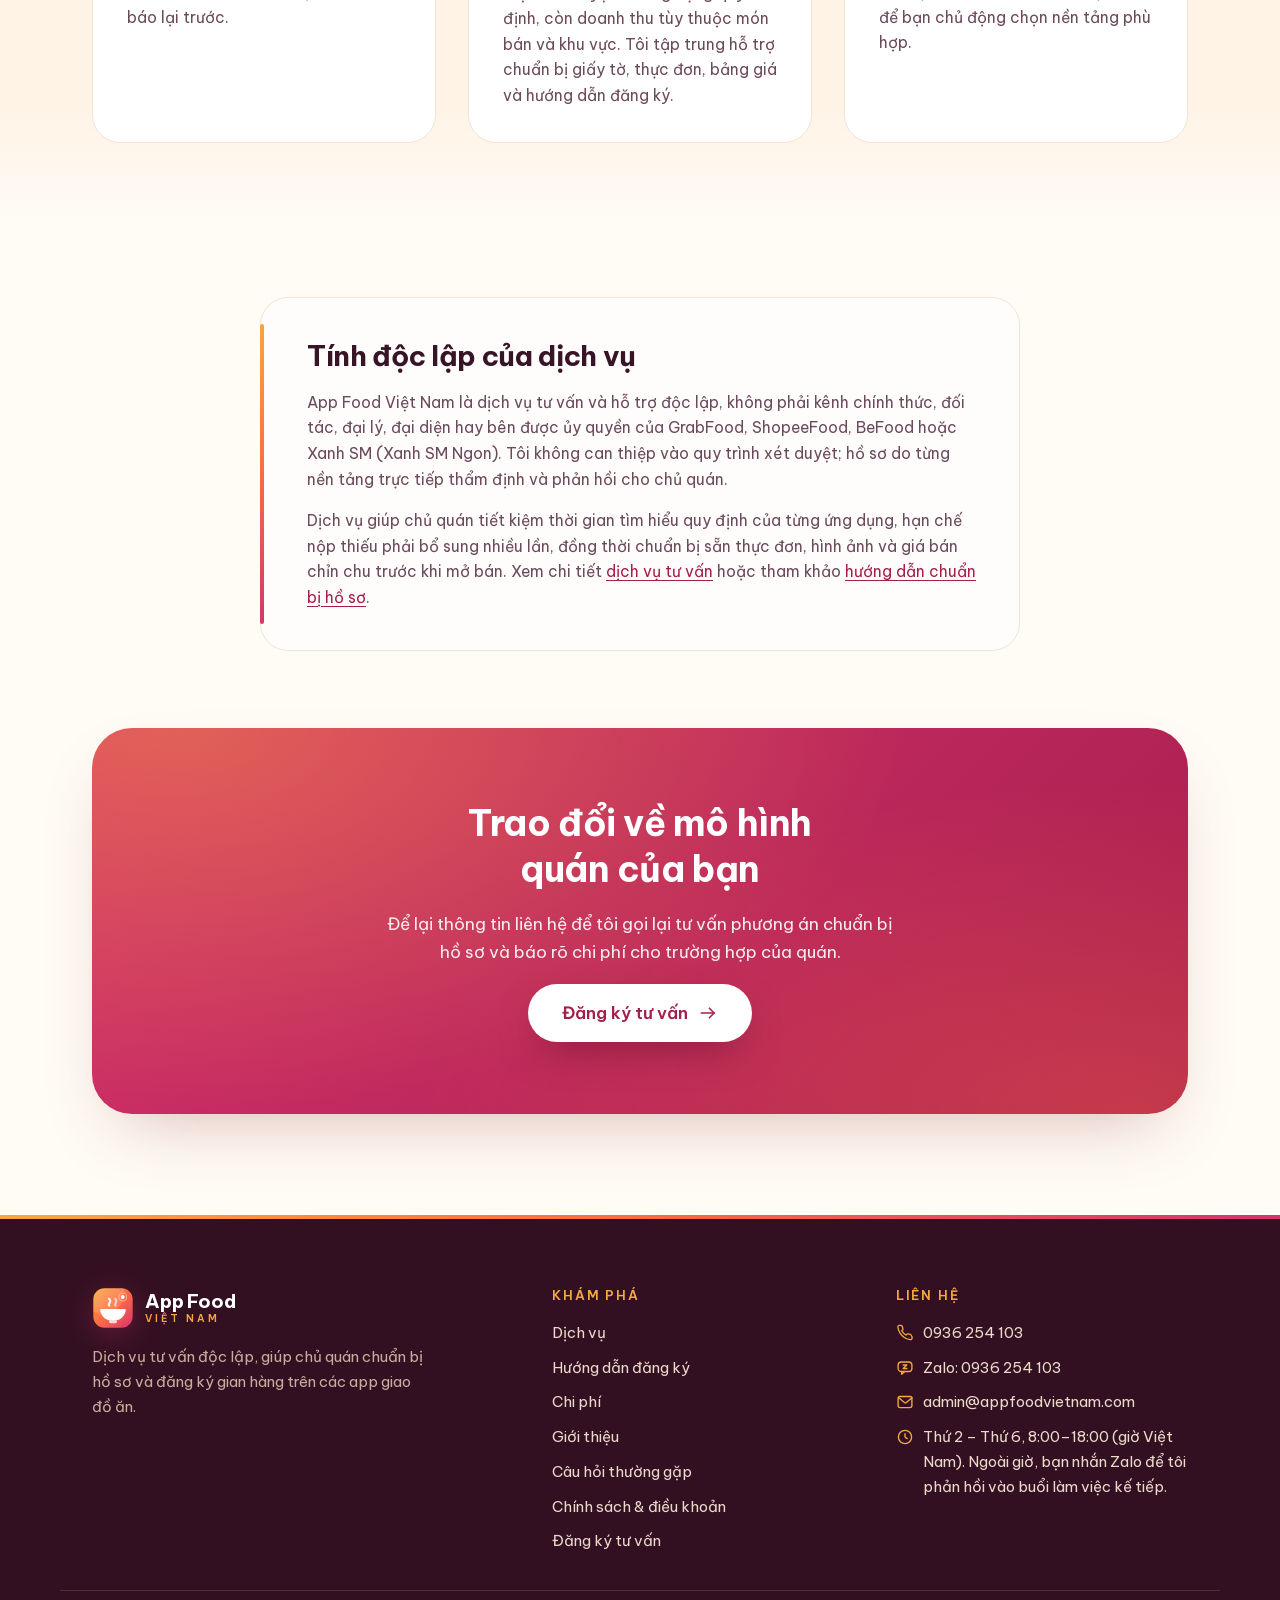
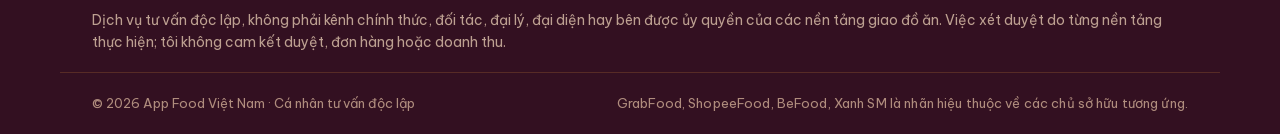
<file: gioi-thieu/index.html>
<!doctype html>
<html lang="vi">
<head>
  <meta charset="utf-8">
  <!-- Google Tag Manager -->
  <script>(function(w,d,s,l,i){w[l]=w[l]||[];w[l].push({'gtm.start':
  new Date().getTime(),event:'gtm.js'});var f=d.getElementsByTagName(s)[0],
  j=d.createElement(s),dl=l!='dataLayer'?'&l='+l:'';j.async=true;j.src=
  'https://www.googletagmanager.com/gtm.js?id='+i+dl;f.parentNode.insertBefore(j,f);
  })(window,document,'script','dataLayer','GTM-K2JDBFPT');</script>
  <!-- End Google Tag Manager -->
  <meta name="google-site-verification" content="fqpDVTH3SYLtBj9AutIHvdOHtQyylVKKp6pQyJX3B4w">
  <meta name="viewport" content="width=device-width, initial-scale=1">
  <script>document.documentElement.classList.add('js');setTimeout(function(){if(!window.__afvReady)document.documentElement.classList.remove('js')},3000)</script>
  <title>Giới thiệu App Food Việt Nam | Tư vấn độc lập cho chủ quán</title>
  <meta name="description" content="Tư vấn độc lập, không đại diện nền tảng nào: tôi trực tiếp hỗ trợ chủ quán chuẩn bị hồ sơ, thực đơn để đăng ký bán trên các app giao đồ ăn.">
  <meta name="theme-color" content="#FFFBF5">
  <meta property="og:type" content="website">
  <meta property="og:url" content="https://appfoodvietnam.com/gioi-thieu/">
  <meta property="og:title" content="Giới thiệu App Food Việt Nam | Tư vấn độc lập cho chủ quán">
  <meta property="og:description" content="Tư vấn độc lập, không đại diện nền tảng nào: tôi trực tiếp hỗ trợ chủ quán chuẩn bị hồ sơ, thực đơn để đăng ký bán trên các app giao đồ ăn.">
  <meta property="og:image" content="https://appfoodvietnam.com/assets/img/og-cover.jpg">
  <meta property="og:image:width" content="1200">
  <meta property="og:image:height" content="630">
  <meta property="og:image:alt" content="App Food Việt Nam: hỗ trợ chủ quán chuẩn bị hồ sơ mở gian hàng trên app giao đồ ăn">
  <meta property="og:locale" content="vi_VN">
  <meta property="og:site_name" content="App Food Việt Nam">
  <meta name="twitter:card" content="summary_large_image">
  <meta name="twitter:title" content="Giới thiệu App Food Việt Nam | Tư vấn độc lập cho chủ quán">
  <meta name="twitter:description" content="Tư vấn độc lập, không đại diện nền tảng nào: tôi trực tiếp hỗ trợ chủ quán chuẩn bị hồ sơ, thực đơn để đăng ký bán trên các app giao đồ ăn.">
  <meta name="twitter:image" content="https://appfoodvietnam.com/assets/img/og-cover.jpg">
  <link rel="icon" type="image/svg+xml" href="/favicon.svg">
  <link rel="canonical" href="https://appfoodvietnam.com/gioi-thieu/">
  <link rel="preload" href="/assets/fonts/be-vietnam-pro-400-vietnamese.woff2" as="font" type="font/woff2" crossorigin>
  <link rel="preload" href="/assets/fonts/be-vietnam-pro-400-latin.woff2" as="font" type="font/woff2" crossorigin>
  <link rel="preload" href="/assets/fonts/be-vietnam-pro-700-latin.woff2" as="font" type="font/woff2" crossorigin>
  <link rel="preload" href="/assets/fonts/be-vietnam-pro-700-vietnamese.woff2" as="font" type="font/woff2" crossorigin>
  <link rel="stylesheet" href="/assets/css/style.css?v=05a">
  <script type="application/ld+json">
{
  "@context": "https://schema.org",
  "@type": "BreadcrumbList",
  "itemListElement": [
    {
      "@type": "ListItem",
      "position": 1,
      "name": "Trang chủ",
      "item": "https://appfoodvietnam.com/"
    },
    {
      "@type": "ListItem",
      "position": 2,
      "name": "Giới thiệu",
      "item": "https://appfoodvietnam.com/gioi-thieu/"
    }
  ]
}
  </script>
  <script type="application/ld+json">
  {
    "@context": "https://schema.org",
    "@type": "WebPage",
    "@id": "https://appfoodvietnam.com/gioi-thieu/#webpage",
    "url": "https://appfoodvietnam.com/gioi-thieu/",
    "name": "Giới thiệu App Food Việt Nam | Tư vấn độc lập cho chủ quán",
    "description": "Tư vấn độc lập, không đại diện nền tảng nào: tôi trực tiếp hỗ trợ chủ quán chuẩn bị hồ sơ, thực đơn để đăng ký bán trên các app giao đồ ăn.",
    "inLanguage": "vi",
    "isPartOf": {
      "@id": "https://appfoodvietnam.com/#website"
    },
    "about": {
      "@id": "https://appfoodvietnam.com/#org"
    },
    "dateModified": "2026-11-15"
  }
  </script>
</head>
<body>
<!-- Google Tag Manager (noscript) -->
<noscript><iframe src="https://www.googletagmanager.com/ns.html?id=GTM-K2JDBFPT"
height="0" width="0" style="display:none;visibility:hidden"></iframe></noscript>
<!-- End Google Tag Manager (noscript) -->

<header class="site-header">
  <div class="container header-inner">
    <a class="logo" href="/" aria-label="App Food Việt Nam: về trang chủ">
      <svg class="logo-mark" viewBox="0 0 64 64" aria-hidden="true"><defs><linearGradient id="gvh" x1="0" y1="0" x2="1" y2="1"><stop offset="0" stop-color="#F6A83C"/><stop offset=".5" stop-color="#FF6B45"/><stop offset="1" stop-color="#D6336C"/></linearGradient><clipPath id="gvhc"><rect x="2" y="2" width="60" height="60" rx="17"/></clipPath></defs><rect x="2" y="2" width="60" height="60" rx="17" fill="url(#gvh)"/><g clip-path="url(#gvhc)"><circle cx="17" cy="9" r="32" fill="#fff" opacity=".13"/></g><path d="M26.2 28.4c-1.9-2.3 1.5-4.1 1.5-6.9 0-1.9-1.1-3-1.8-3.7" stroke="#fff" stroke-width="3.4" stroke-linecap="round" fill="none" opacity=".92"/><path d="M35.6 28.4c-1.9-2.3 1.5-4.1 1.5-6.9 0-1.9-1.1-3-1.8-3.7" stroke="#fff" stroke-width="3.4" stroke-linecap="round" fill="none" opacity=".6"/><circle cx="46.8" cy="15.2" r="2.9" fill="#fff"/><circle cx="46.8" cy="15.2" r="6" stroke="#fff" stroke-width="1.7" fill="none" opacity=".4"/><path d="M14.6 33.5h34.8a2 2 0 0 1 2 2.2c-1 8.9-9.2 15.8-19.4 15.8s-18.4-6.9-19.4-15.8a2 2 0 0 1 2-2.2z" fill="#fff"/><path d="M26 51.4h12v1a2.8 2.8 0 0 1-2.8 2.8h-6.4A2.8 2.8 0 0 1 26 52.4z" fill="#fff" opacity=".8"/></svg>
      <span class="logo-text">App Food <small>Việt Nam</small></span>
    </a>
    <nav class="main-nav" aria-label="Điều hướng chính">
      <a href="/dich-vu/">Dịch vụ</a>
      <a href="/huong-dan-dang-ky/">Hướng dẫn</a>
      <a href="/bao-gia/">Chi phí</a>
      <a href="/gioi-thieu/" aria-current="page">Giới thiệu</a>
      <a href="/cau-hoi-thuong-gap/">Hỏi đáp</a>
      <a href="/lien-he/">Liên hệ</a>
    </nav>
    <a class="btn btn-primary header-cta" href="/dang-ky/">Đăng ký tư vấn</a>
    <button class="nav-toggle" aria-expanded="false" aria-label="Mở hoặc đóng menu">
      <svg class="icon-menu" viewBox="0 0 24 24" fill="none" stroke="currentColor" stroke-width="1.8" stroke-linecap="round" aria-hidden="true"><path d="M3.6 7h16.8"/><path d="M3.6 12h16.8"/><path d="M3.6 17h10.8"/></svg>
      <svg class="icon-close" viewBox="0 0 24 24" fill="none" stroke="currentColor" stroke-width="1.8" stroke-linecap="round" aria-hidden="true"><path d="M6 6l12 12"/><path d="M18 6L6 18"/></svg>
    </button>
  </div>
</header>

<main>
  <section class="page-hero">
    <div class="hero-bg" aria-hidden="true">
      <span class="blob blob-1"></span>
      <span class="blob blob-2"></span>
    </div>
    <div class="container">
      <span class="eyebrow hero-enter">Giới thiệu</span>
      <h1 class="hero-enter-2">App&nbsp;Food Việt&nbsp;Nam <span class="grad-text">là ai?</span></h1>
      <p class="lead hero-enter-3">Dịch vụ tư vấn độc lập do tôi trực tiếp thực hiện, đồng hành cùng chủ quán mở gian hàng trên các ứng dụng giao đồ ăn. Tôi không thuộc và không đại diện cho nền tảng nào.</p>
    </div>
  </section>

  <!-- ============ CÂU CHUYỆN ============ -->
  <section class="section">
    <div class="container split">
      <div class="split-media reveal">
        <img src="/assets/img/chu-quan-2.webp" srcset="/assets/img/chu-quan-2-680.webp 680w, /assets/img/chu-quan-2-800.webp 800w, /assets/img/chu-quan-2.webp 905w" sizes="(max-width: 900px) calc(100vw - 40px), 512px" alt="Ảnh minh họa: chủ quán tươi cười xem điện thoại sau quầy quán ăn" width="905" height="1131" fetchpriority="high">
      </div>
      <div class="split-copy reveal reveal-d1">
        <span class="eyebrow">Vì sao có dịch vụ này</span>
        <h2>Nhiều quán có món&nbsp;ngon nhưng vướng ở khâu thủ&nbsp;tục</h2>
        <p class="story-quote">Để đưa quán lên ứng dụng giao đồ ăn, chủ quán cần chuẩn bị đồng bộ từ giấy tờ, thực đơn, hình ảnh đến thao tác đăng ký theo quy định từng nền tảng.</p>
        <p>Tôi đồng hành cùng bạn tháo gỡ từng bước: tìm hiểu mô hình quán, gợi ý ứng dụng phù hợp, lên danh mục hồ sơ theo từng nền tảng và hướng dẫn bạn tự gửi đăng ký trên kênh chính thức. Mọi trao đổi qua điện thoại và Zalo để quán vẫn bán hàng bình thường.</p>
        <p>Dịch vụ do tôi trực tiếp phụ trách với tư cách cá nhân tư vấn độc lập, không phải công ty hay hộ kinh doanh. Tôi làm việc trực tiếp cùng bạn từ Thứ 2 – Thứ 6 (8:00–18:00).</p>
        <p>Nhờ hướng dẫn trực tuyến, tôi hỗ trợ được chủ quán ở nhiều tỉnh thành, miễn là khu vực của quán đã có dịch vụ của ứng dụng bạn chọn mở.</p>
      </div>
    </div>
  </section>

  <!-- ============ NGUYÊN TẮC ============ -->
  <section class="section section-alt">
    <div class="container">
      <div class="section-head reveal">
        <span class="eyebrow">Cách tôi làm việc</span>
        <h2>Ba nguyên tắc không đổi</h2>
      </div>
      <div class="value-grid">
        <article class="value-item reveal">
          <span class="icon-tile">
            <svg viewBox="0 0 24 24" fill="none" stroke="currentColor" stroke-width="1.8" stroke-linecap="round" stroke-linejoin="round" aria-hidden="true"><path d="M12 2.6l7.4 2.9v5.1c0 4.5-3 8.6-7.4 10.8C7.6 19.2 4.6 15.1 4.6 10.6V5.5z" fill="currentColor" opacity=".14" stroke="none"/><path d="M12 2.6l7.4 2.9v5.1c0 4.5-3 8.6-7.4 10.8C7.6 19.2 4.6 15.1 4.6 10.6V5.5z"/><path d="M8.8 11.8l2.3 2.3 4.3-4.6"/></svg>
          </span>
          <h3>Báo chi&nbsp;phí rõ trước khi làm</h3>
          <p>Sau khi trao đổi nhu cầu, tôi báo rõ mức chi phí. Nếu đổi phạm vi, tôi báo lại trước.</p>
        </article>
        <article class="value-item reveal reveal-d1">
          <span class="icon-tile">
            <svg viewBox="0 0 24 24" fill="none" stroke="currentColor" stroke-width="1.8" stroke-linecap="round" stroke-linejoin="round" aria-hidden="true"><path d="M12 3.4l2.7 5.4 6 .9-4.3 4.2 1 5.9-5.4-2.8-5.4 2.8 1-5.9L3.3 9.7l6-.9z" fill="currentColor" opacity=".14" stroke="none"/><path d="M12 3.4l2.7 5.4 6 .9-4.3 4.2 1 5.9-5.4-2.8-5.4 2.8 1-5.9L3.3 9.7l6-.9z"/></svg>
          </span>
          <h3>Không đưa cam&nbsp;kết thiếu căn cứ</h3>
          <p>Việc xét duyệt do ứng dụng quyết định, còn doanh thu tùy thuộc món bán và khu vực. Tôi tập trung hỗ trợ chuẩn bị giấy tờ, thực đơn, bảng giá và hướng dẫn đăng ký.</p>
        </article>
        <article class="value-item reveal reveal-d2">
          <span class="icon-tile">
            <svg viewBox="0 0 24 24" fill="none" stroke="currentColor" stroke-width="1.8" stroke-linecap="round" stroke-linejoin="round" aria-hidden="true"><circle cx="9" cy="8.2" r="3.4" fill="currentColor" opacity=".14" stroke="none"/><circle cx="9" cy="8.2" r="3.4"/><path d="M2.8 20.2a6.2 6.2 0 0 1 12.4 0"/><path d="M15.6 5.1a3.4 3.4 0 0 1 0 6.2"/><path d="M17.8 14.6a6.2 6.2 0 0 1 3.4 5.6"/></svg>
          </span>
          <h3>Tư&nbsp;vấn khách&nbsp;quan</h3>
          <p>Tôi gợi ý ứng dụng dựa trên món ăn, khu vực và công suất bếp thực tế để bạn chủ động chọn nền tảng phù hợp.</p>
        </article>
      </div>
    </div>
  </section>

  <!-- ============ VỊ TRÍ ĐỘC LẬP ============ -->
  <section class="section">
    <div class="container">
      <div class="prose reveal">
        <h2>Tính độc&nbsp;lập của dịch&nbsp;vụ</h2>
        <p>App Food Việt Nam là dịch vụ tư vấn và hỗ trợ độc lập, không phải kênh chính thức, đối tác, đại lý, đại diện hay bên được ủy quyền của GrabFood, ShopeeFood, BeFood hoặc Xanh SM (Xanh SM Ngon). Tôi không can thiệp vào quy trình xét duyệt; hồ sơ do từng nền tảng trực tiếp thẩm định và phản hồi cho chủ quán.</p>
        <p>Dịch vụ giúp chủ quán tiết kiệm thời gian tìm hiểu quy định của từng ứng dụng, hạn chế nộp thiếu phải bổ sung nhiều lần, đồng thời chuẩn bị sẵn thực đơn, hình ảnh và giá bán chỉn chu trước khi mở bán. Xem chi tiết <a href="/dich-vu/">dịch vụ tư vấn</a> hoặc tham khảo <a href="/huong-dan-dang-ky/">hướng dẫn chuẩn bị hồ sơ</a>.</p>
      </div>
    </div>
  </section>

  <!-- ============ CTA ============ -->
  <section class="section" style="padding-top: 0;">
    <div class="container">
      <div class="cta-banner reveal">
        <h2>Trao&nbsp;đổi về mô&nbsp;hình quán của bạn</h2>
        <p>Để lại thông tin liên hệ để tôi gọi lại tư vấn phương án chuẩn bị hồ sơ và báo rõ chi phí cho trường hợp của quán.</p>
        <a class="btn btn-primary btn-lg" href="/dang-ky/">
          Đăng ký tư vấn
          <svg viewBox="0 0 24 24" fill="none" stroke="currentColor" stroke-width="1.8" stroke-linecap="round" stroke-linejoin="round" aria-hidden="true"><path d="M4 12h15.4"/><path d="M13.6 6.2l5.8 5.8-5.8 5.8"/></svg>
        </a>
      </div>
    </div>
  </section>
</main>

<div class="floating-cta">
  <a class="fab fab-call" href="tel:0936254103" aria-label="Gọi 0936 254 103">
    <svg viewBox="0 0 24 24" fill="none" stroke="currentColor" stroke-width="1.8" stroke-linecap="round" stroke-linejoin="round" aria-hidden="true"><path d="M21.4 16.8v2.2a1.9 1.9 0 0 1-2.1 1.9 18.9 18.9 0 0 1-8.2-2.9 18.6 18.6 0 0 1-5.7-5.7A18.9 18.9 0 0 1 2.5 4a1.9 1.9 0 0 1 1.9-2.1h2.2a1.9 1.9 0 0 1 1.9 1.6c.1.9.3 1.7.6 2.5a1.9 1.9 0 0 1-.4 2l-1 1a15.2 15.2 0 0 0 5.7 5.7l1-1a1.9 1.9 0 0 1 2-.4c.8.3 1.6.5 2.5.6a1.9 1.9 0 0 1 1.6 1.9z"/></svg>
    <span class="fab-label">0936&nbsp;254&nbsp;103</span>
  </a>
  <a class="fab fab-zalo" href="https://zalo.me/0936254103" target="_blank" rel="noopener" aria-label="Nhắn Zalo cho App Food Việt Nam">
    <svg viewBox="0 0 24 24" fill="none" stroke="currentColor" stroke-width="1.8" stroke-linecap="round" stroke-linejoin="round" aria-hidden="true"><rect x="2.8" y="4" width="18.4" height="12.6" rx="4.4"/><path d="M7.6 16.6v3.8l4-3.8"/><path d="M9.6 8h4.8l-4.8 4.6h4.8"/></svg>
    <span class="fab-label">Chat Zalo</span>
  </a>
</div>

<footer class="site-footer">
  <div class="container footer-grid">
    <div class="footer-brand">
      <a class="logo" href="/" aria-label="App Food Việt Nam">
        <svg class="logo-mark" viewBox="0 0 64 64" aria-hidden="true"><defs><linearGradient id="gvf" x1="0" y1="0" x2="1" y2="1"><stop offset="0" stop-color="#F6A83C"/><stop offset=".5" stop-color="#FF6B45"/><stop offset="1" stop-color="#D6336C"/></linearGradient><clipPath id="gvfc"><rect x="2" y="2" width="60" height="60" rx="17"/></clipPath></defs><rect x="2" y="2" width="60" height="60" rx="17" fill="url(#gvf)"/><g clip-path="url(#gvfc)"><circle cx="17" cy="9" r="32" fill="#fff" opacity=".13"/></g><path d="M26.2 28.4c-1.9-2.3 1.5-4.1 1.5-6.9 0-1.9-1.1-3-1.8-3.7" stroke="#fff" stroke-width="3.4" stroke-linecap="round" fill="none" opacity=".92"/><path d="M35.6 28.4c-1.9-2.3 1.5-4.1 1.5-6.9 0-1.9-1.1-3-1.8-3.7" stroke="#fff" stroke-width="3.4" stroke-linecap="round" fill="none" opacity=".6"/><circle cx="46.8" cy="15.2" r="2.9" fill="#fff"/><circle cx="46.8" cy="15.2" r="6" stroke="#fff" stroke-width="1.7" fill="none" opacity=".4"/><path d="M14.6 33.5h34.8a2 2 0 0 1 2 2.2c-1 8.9-9.2 15.8-19.4 15.8s-18.4-6.9-19.4-15.8a2 2 0 0 1 2-2.2z" fill="#fff"/><path d="M26 51.4h12v1a2.8 2.8 0 0 1-2.8 2.8h-6.4A2.8 2.8 0 0 1 26 52.4z" fill="#fff" opacity=".8"/></svg>
        <span class="logo-text">App Food <small>Việt Nam</small></span>
      </a>
      <p>Dịch vụ tư vấn độc lập, giúp chủ quán chuẩn bị hồ sơ và đăng ký gian hàng trên các app giao đồ ăn.</p>
    </div>
    <nav class="footer-col" aria-label="Liên kết trang">
      <h3>Khám phá</h3>
      <ul>
        <li><a href="/dich-vu/">Dịch vụ</a></li>
        <li><a href="/huong-dan-dang-ky/">Hướng dẫn đăng ký</a></li>
        <li><a href="/bao-gia/">Chi phí</a></li>
        <li><a href="/gioi-thieu/">Giới thiệu</a></li>
        <li><a href="/cau-hoi-thuong-gap/">Câu hỏi thường gặp</a></li>
        <li><a href="/chinh-sach/">Chính sách &amp; điều khoản</a></li>
        <li><a href="/dang-ky/">Đăng ký tư vấn</a></li>
      </ul>
    </nav>
    <div class="footer-col">
      <h3>Liên&nbsp;hệ</h3>
      <ul>
        <li>
          <svg viewBox="0 0 24 24" fill="none" stroke="currentColor" stroke-width="1.8" stroke-linecap="round" stroke-linejoin="round" aria-hidden="true"><path d="M21.4 16.8v2.2a1.9 1.9 0 0 1-2.1 1.9 18.9 18.9 0 0 1-8.2-2.9 18.6 18.6 0 0 1-5.7-5.7A18.9 18.9 0 0 1 2.5 4a1.9 1.9 0 0 1 1.9-2.1h2.2a1.9 1.9 0 0 1 1.9 1.6c.1.9.3 1.7.6 2.5a1.9 1.9 0 0 1-.4 2l-1 1a15.2 15.2 0 0 0 5.7 5.7l1-1a1.9 1.9 0 0 1 2-.4c.8.3 1.6.5 2.5.6a1.9 1.9 0 0 1 1.6 1.9z"/></svg>
          <a href="tel:0936254103">0936&nbsp;254&nbsp;103</a>
        </li>
        <li>
          <svg viewBox="0 0 24 24" fill="none" stroke="currentColor" stroke-width="1.8" stroke-linecap="round" stroke-linejoin="round" aria-hidden="true"><rect x="2.8" y="4" width="18.4" height="12.6" rx="4.4"/><path d="M7.6 16.6v3.8l4-3.8"/><path d="M9.6 8h4.8l-4.8 4.6h4.8"/></svg>
          <a href="https://zalo.me/0936254103" target="_blank" rel="noopener">Zalo: 0936&nbsp;254&nbsp;103</a>
        </li>
        <li>
          <svg viewBox="0 0 24 24" fill="none" stroke="currentColor" stroke-width="1.8" stroke-linecap="round" stroke-linejoin="round" aria-hidden="true"><rect x="2.8" y="4.6" width="18.4" height="14.8" rx="2.6"/><path d="M3.6 6.2l7.7 6.4a1.8 1.8 0 0 0 2.4 0l7.7-6.4"/></svg>
          <a href="mailto:admin@appfoodvietnam.com">admin@appfoodvietnam.com</a>
        </li>
        <li>
          <svg viewBox="0 0 24 24" fill="none" stroke="currentColor" stroke-width="1.8" stroke-linecap="round" stroke-linejoin="round" aria-hidden="true"><circle cx="12" cy="12" r="8.8"/><path d="M12 7.6V12l3 2.2"/></svg>
          <span>Thứ 2 – Thứ 6, 8:00–18:00 (giờ Việt Nam). Ngoài giờ, bạn nhắn Zalo để tôi phản hồi vào buổi làm việc kế tiếp.</span>
        </li>
      </ul>
    </div>
  </div>
  <div class="container footer-disclosure">
    Dịch vụ tư vấn độc lập, không phải kênh chính thức, đối tác, đại lý, đại diện hay bên được ủy quyền của các nền tảng giao đồ ăn. Việc xét duyệt do từng nền tảng thực hiện; tôi không cam kết duyệt, đơn hàng hoặc doanh thu.
  </div>
  <div class="container footer-bottom">
    <span>© 2026 App Food Việt Nam · Cá nhân tư vấn độc lập</span>
    <span class="brands">GrabFood, ShopeeFood, BeFood, Xanh SM là nhãn hiệu thuộc về các chủ sở hữu tương ứng.</span>
  </div>
</footer>

<div class="mobile-menu-overlay" id="mobileMenu" role="dialog" aria-modal="true" aria-label="Menu điều hướng" hidden>
  <button class="mobile-menu-close" aria-label="Đóng menu">
    <svg viewBox="0 0 24 24" fill="none" stroke="currentColor" stroke-width="1.8" stroke-linecap="round" aria-hidden="true"><path d="M6 6l12 12"/><path d="M18 6L6 18"/></svg>
  </button>
  <nav class="mobile-menu-nav" aria-label="Điều hướng chính (di động)">
    <a href="/">Trang chủ</a>
    <a href="/dich-vu/">Dịch vụ</a>
    <a href="/huong-dan-dang-ky/">Hướng dẫn đăng ký</a>
    <a href="/bao-gia/">Chi phí</a>
    <a href="/gioi-thieu/" aria-current="page">Giới thiệu</a>
    <a href="/cau-hoi-thuong-gap/">Hỏi đáp</a>
    <a href="/lien-he/">Liên hệ</a>
    <a class="btn btn-primary" href="/dang-ky/">Đăng ký tư vấn</a>
    <a class="menu-call" href="tel:0936254103">Gọi 0936&nbsp;254&nbsp;103</a>
  </nav>
</div>

<script src="/assets/js/main.js?v=05a" defer></script>
</body>
</html>
</file>
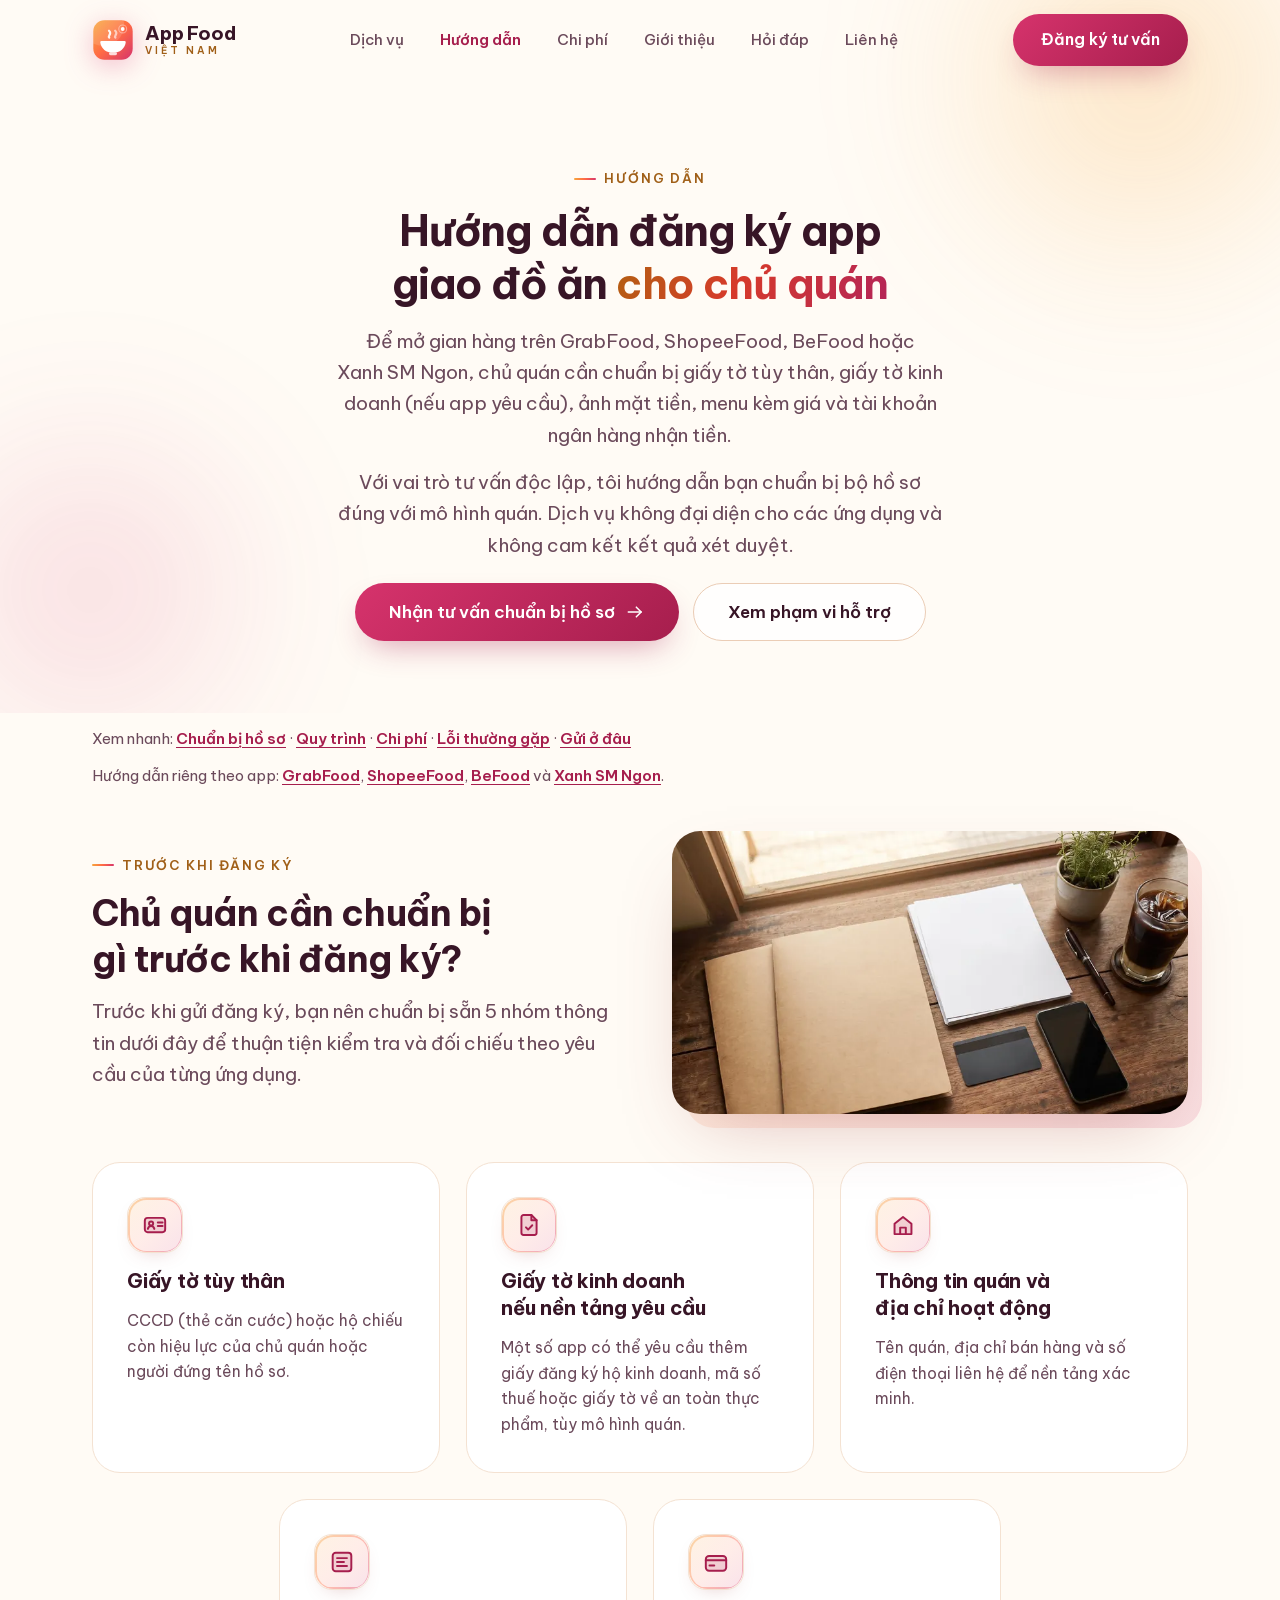
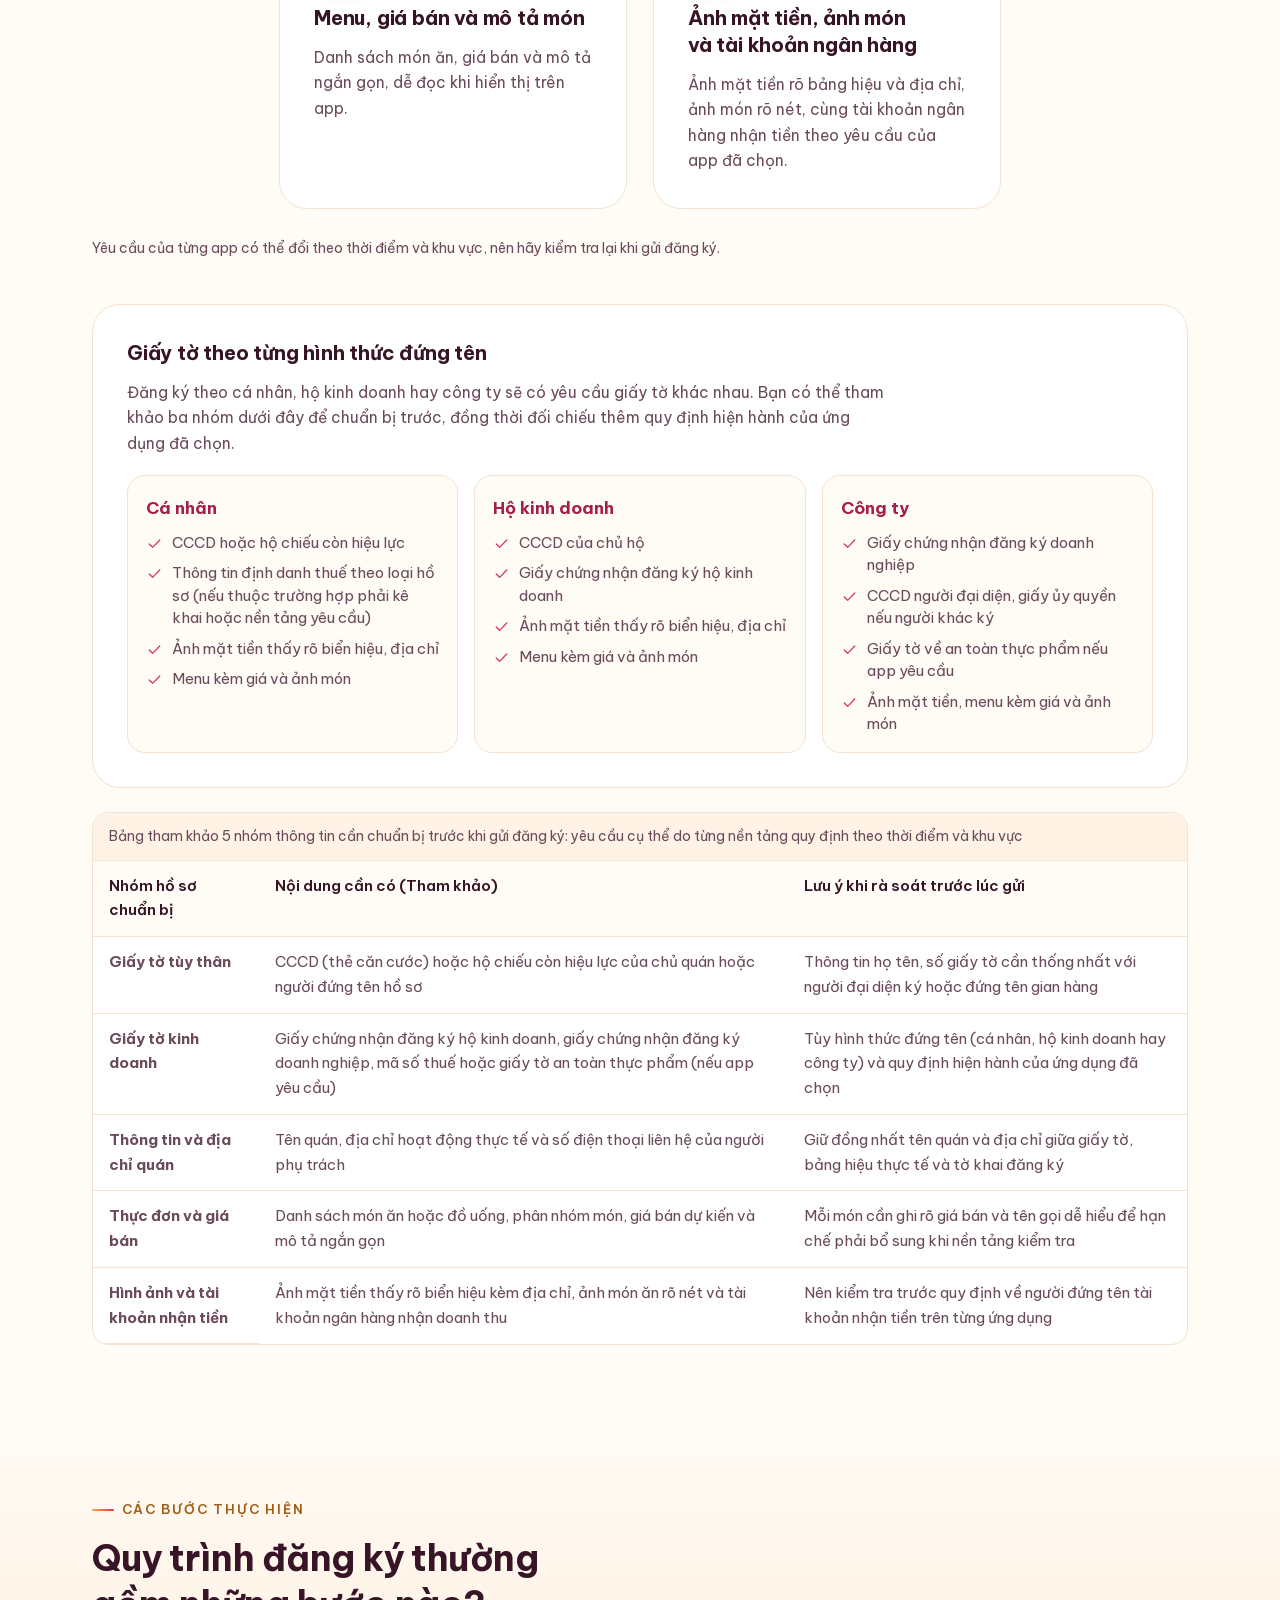
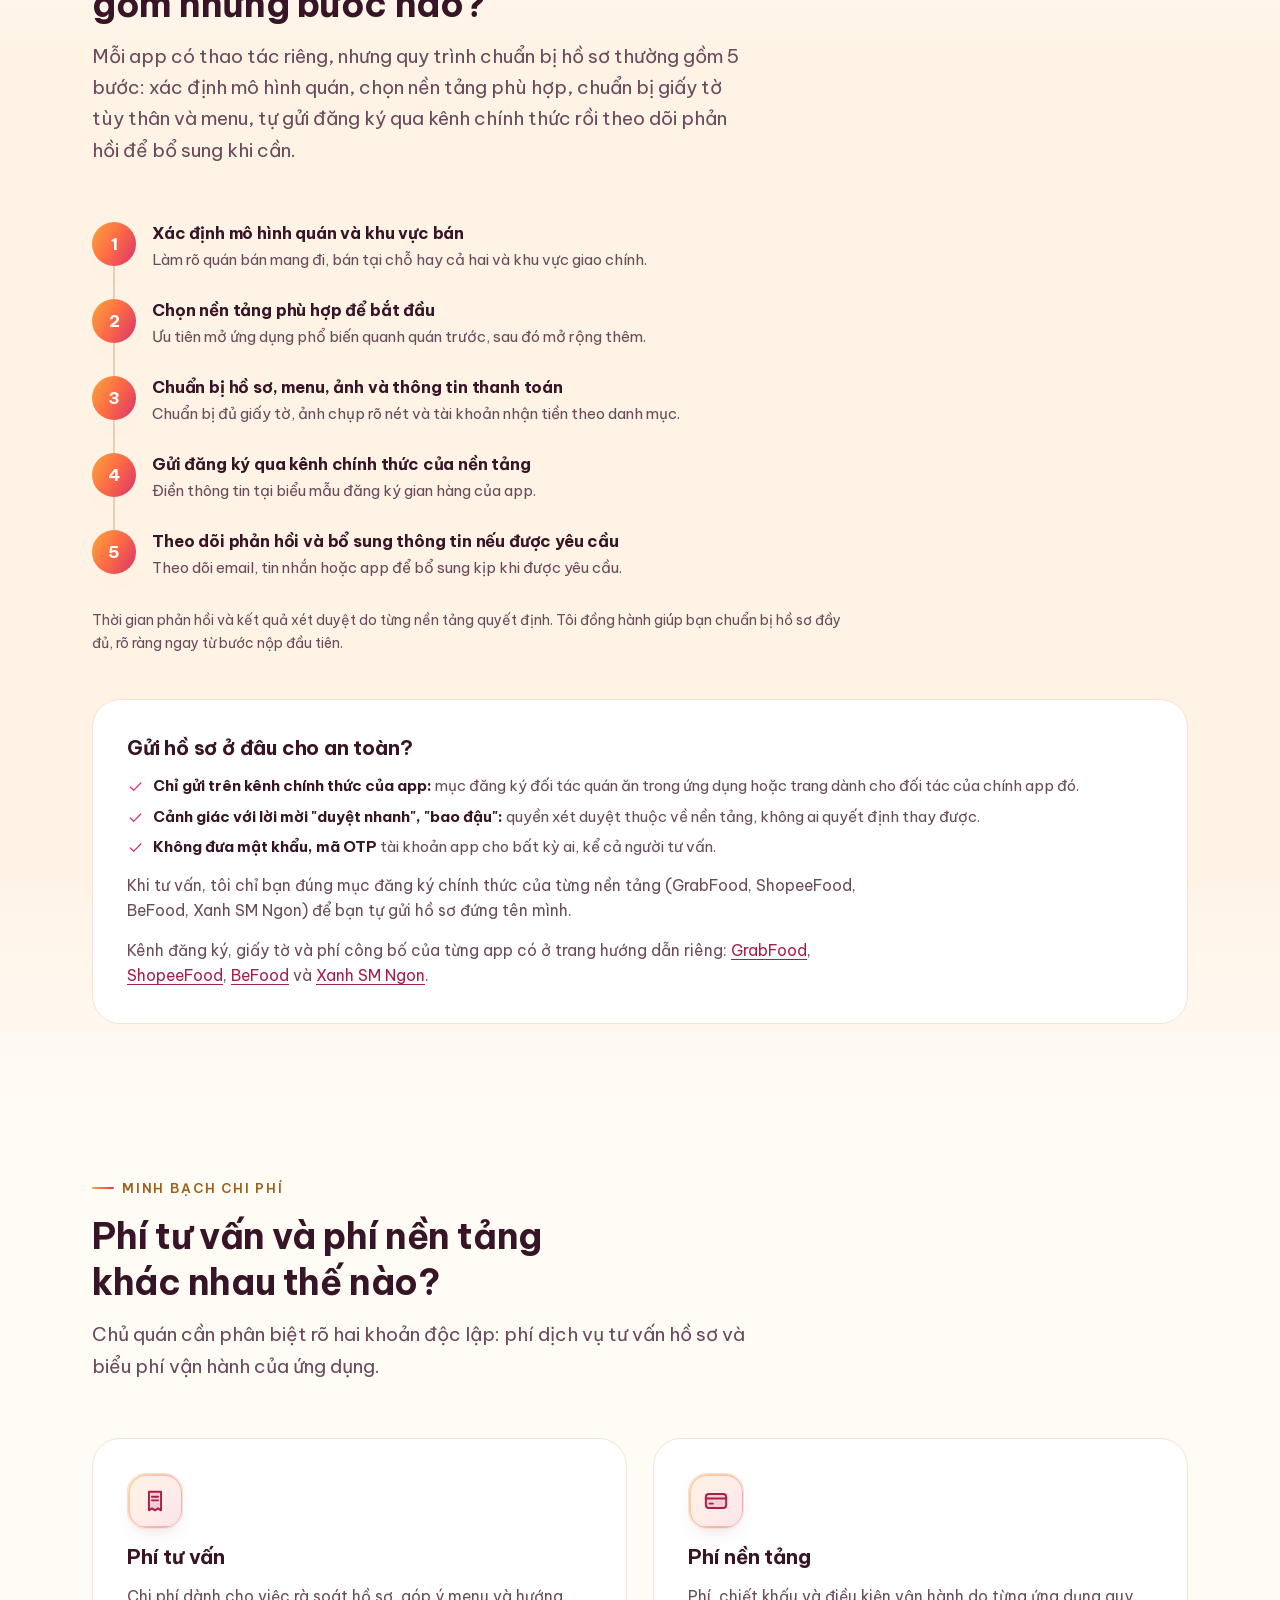
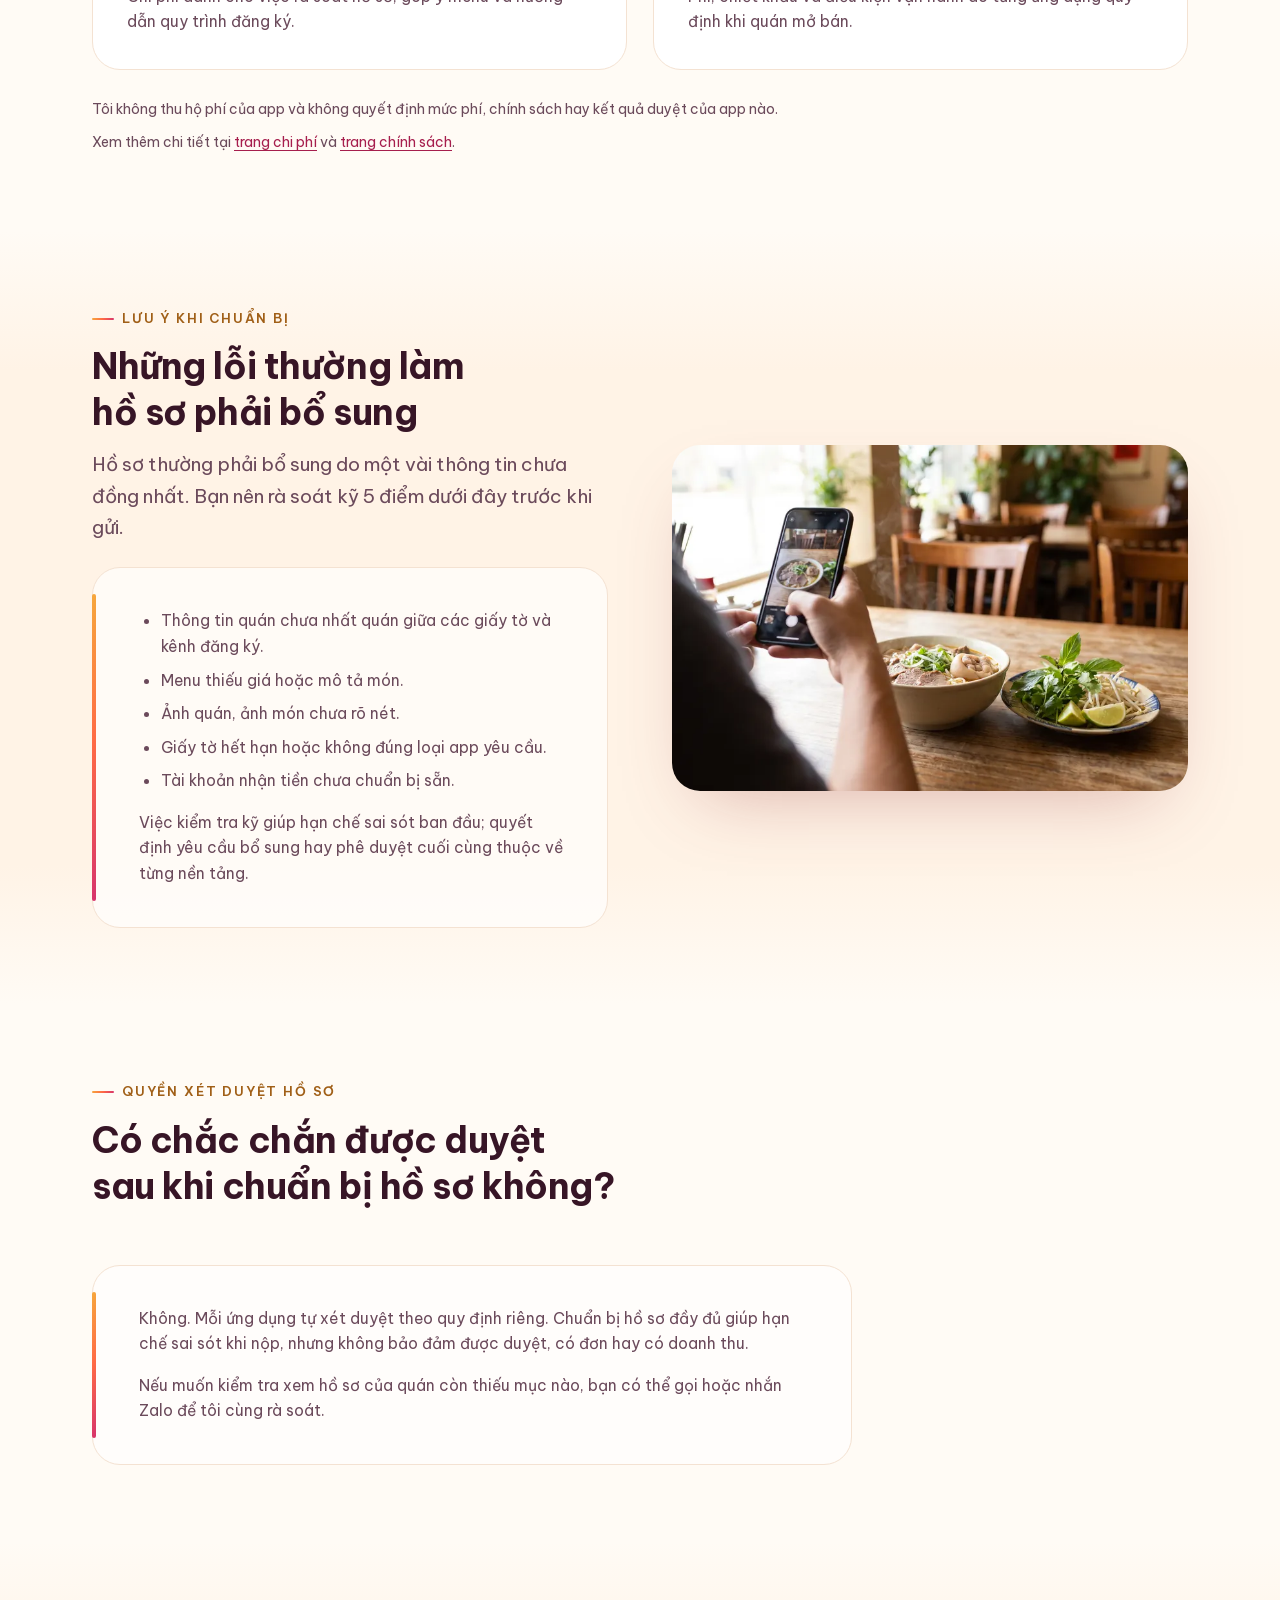
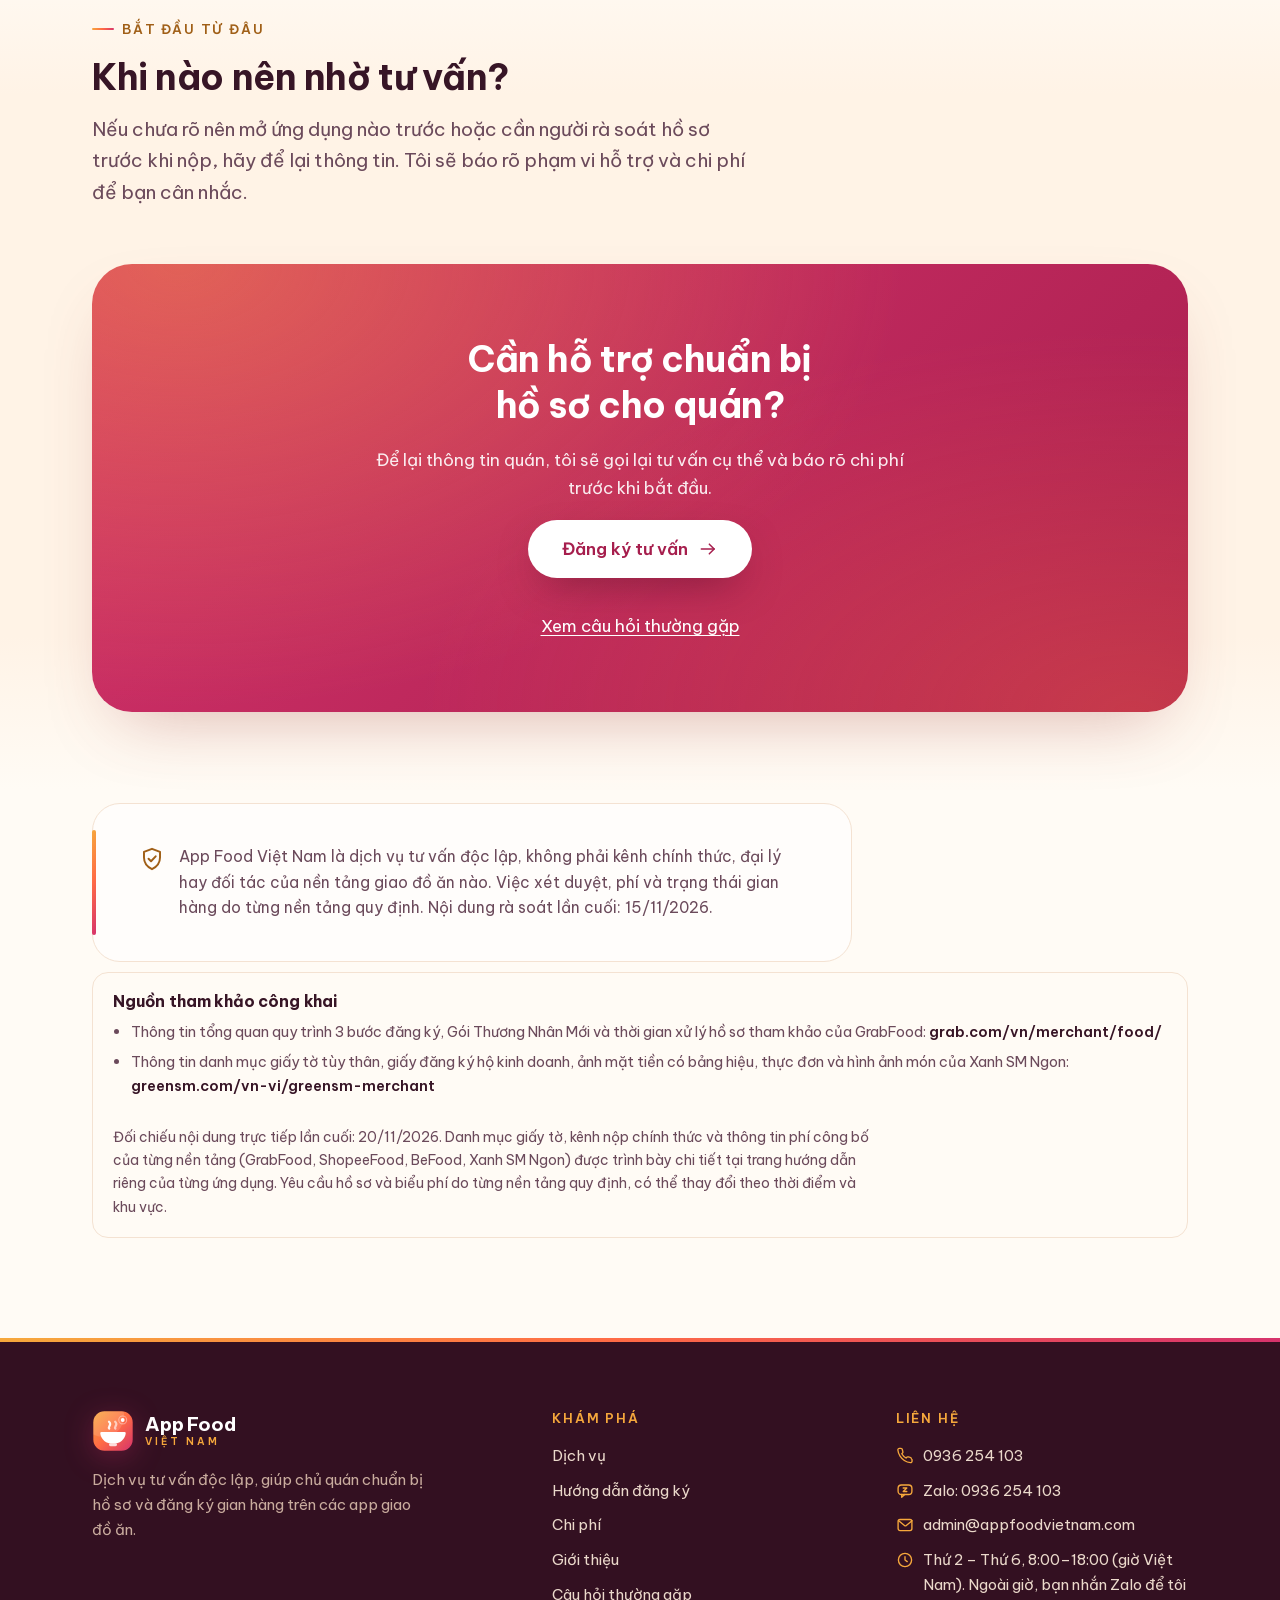
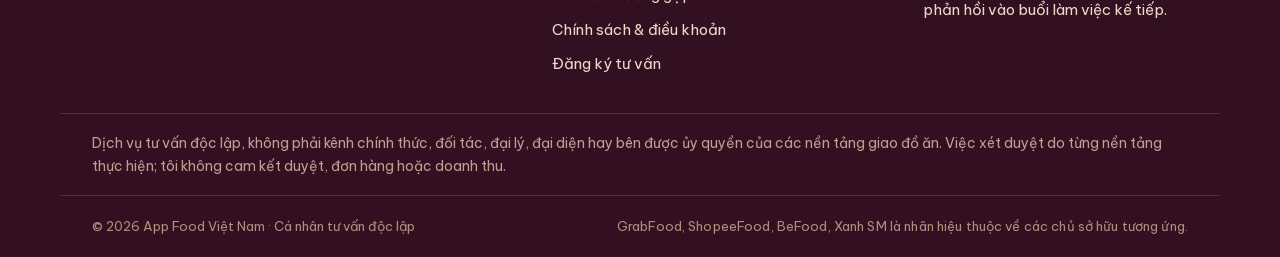
<file: huong-dan-dang-ky/index.html>
<!doctype html>
<html lang="vi">
<head>
  <meta charset="utf-8">
  <!-- Google Tag Manager -->
  <script>(function(w,d,s,l,i){w[l]=w[l]||[];w[l].push({'gtm.start':
  new Date().getTime(),event:'gtm.js'});var f=d.getElementsByTagName(s)[0],
  j=d.createElement(s),dl=l!='dataLayer'?'&l='+l:'';j.async=true;j.src=
  'https://www.googletagmanager.com/gtm.js?id='+i+dl;f.parentNode.insertBefore(j,f);
  })(window,document,'script','dataLayer','GTM-K2JDBFPT');</script>
  <!-- End Google Tag Manager -->
  <meta name="google-site-verification" content="fqpDVTH3SYLtBj9AutIHvdOHtQyylVKKp6pQyJX3B4w">
  <meta name="viewport" content="width=device-width, initial-scale=1">
  <script>document.documentElement.classList.add('js');setTimeout(function(){if(!window.__afvReady)document.documentElement.classList.remove('js')},3000)</script>
  <title>Hướng dẫn đăng ký app giao đồ ăn cho chủ quán | App Food Việt Nam</title>
  <meta name="description" content="Hướng dẫn chủ quán chuẩn bị giấy tờ, menu, ảnh quán khi đăng ký gian hàng trên GrabFood, ShopeeFood, BeFood, Xanh SM Ngon. Tư vấn độc lập, app tự duyệt.">
  <meta name="theme-color" content="#FFFBF5">
  <meta property="og:type" content="website">
  <meta property="og:url" content="https://appfoodvietnam.com/huong-dan-dang-ky/">
  <meta property="og:title" content="Hướng dẫn đăng ký app giao đồ ăn cho chủ quán | App Food Việt Nam">
  <meta property="og:description" content="Hướng dẫn chủ quán chuẩn bị giấy tờ, menu, ảnh quán khi đăng ký gian hàng trên GrabFood, ShopeeFood, BeFood, Xanh SM Ngon. Tư vấn độc lập, app tự duyệt.">
  <meta property="og:image" content="https://appfoodvietnam.com/assets/img/og-cover.jpg">
  <meta property="og:image:width" content="1200">
  <meta property="og:image:height" content="630">
  <meta property="og:image:alt" content="App Food Việt Nam: hỗ trợ chủ quán chuẩn bị hồ sơ mở gian hàng trên app giao đồ ăn">
  <meta property="og:locale" content="vi_VN">
  <meta property="og:site_name" content="App Food Việt Nam">
  <meta name="twitter:card" content="summary_large_image">
  <meta name="twitter:title" content="Hướng dẫn đăng ký app giao đồ ăn cho chủ quán | App Food Việt Nam">
  <meta name="twitter:description" content="Hướng dẫn chủ quán chuẩn bị giấy tờ, menu, ảnh quán khi đăng ký gian hàng trên GrabFood, ShopeeFood, BeFood, Xanh SM Ngon. Tư vấn độc lập, app tự duyệt.">
  <meta name="twitter:image" content="https://appfoodvietnam.com/assets/img/og-cover.jpg">
  <link rel="icon" type="image/svg+xml" href="/favicon.svg">
  <link rel="canonical" href="https://appfoodvietnam.com/huong-dan-dang-ky/">
  <link rel="preload" href="/assets/fonts/be-vietnam-pro-400-vietnamese.woff2" as="font" type="font/woff2" crossorigin>
  <link rel="preload" href="/assets/fonts/be-vietnam-pro-400-latin.woff2" as="font" type="font/woff2" crossorigin>
  <link rel="preload" href="/assets/fonts/be-vietnam-pro-700-latin.woff2" as="font" type="font/woff2" crossorigin>
  <link rel="preload" href="/assets/fonts/be-vietnam-pro-700-vietnamese.woff2" as="font" type="font/woff2" crossorigin>
  <link rel="stylesheet" href="/assets/css/style.css?v=05a">
  <style>
    /* Page-scoped: chỉ dùng cho /huong-dan-dang-ky/, không đụng assets/css/style.css */
    /* Checklist 5 nhóm: 3+2 (hàng 2 căn giữa có chủ đích) thay vì 4+1 */
    .checklist-grid { display: flex; flex-wrap: wrap; justify-content: center; gap: clamp(16px, 2.6vw, 26px); }
    .checklist-grid > * { flex: 1 1 260px; max-width: calc((100% - 2 * clamp(16px, 2.6vw, 26px)) / 3); }
    @media (max-width: 900px) { .checklist-grid > * { max-width: calc((100% - clamp(16px, 2.6vw, 26px)) / 2); } }
    @media (max-width: 640px) { .checklist-grid > * { max-width: none; } }
    .guide-toc { padding-top: 8px; margin-bottom: 28px; }
    .guide-toc p { font-size: .9375rem; color: var(--muc-2); }
    .guide-toc a { display: inline-block; padding: 6px 0; font-weight: 600; }
    .guide-note { max-width: 760px; margin-top: 28px; color: var(--muc-2); }
    /* Trang đọc dài: mọi khối cùng trục trái với tiêu đề section */
    .prose { margin-inline: 0; }
    .guide-split { align-items: center; margin-bottom: clamp(32px, 4vw, 48px); }
    .guide-split .section-head { margin-bottom: 0; }
    #loi-thuong-gap .guide-split { margin-bottom: 0; }
    #loi-thuong-gap .prose { margin-top: 24px; }
    .guide-box {
      margin-top: clamp(28px, 4vw, 44px); padding: clamp(22px, 3vw, 34px);
      background: var(--the); border: 1.5px solid var(--vien); border-radius: var(--bo-goc-lon);
      display: grid; gap: 14px;
    }
    .guide-box > p { color: var(--muc-2); font-size: .9688rem; max-width: 760px; }
    .type-grid { display: grid; grid-template-columns: repeat(3, 1fr); gap: 16px; margin-top: 4px; }
    .type-grid > div { padding: 18px 18px 16px; border-radius: 18px; background: var(--nen); border: 1px solid var(--vien); }
    .type-grid h4 { font-family: var(--font-display); font-size: 1.0625rem; margin-bottom: 10px; color: var(--man-dam); }
    .guide-box ul { list-style: none; padding: 0; display: grid; gap: 8px; }
    .guide-box li { display: flex; gap: 9px; align-items: flex-start; font-size: .9375rem; color: var(--muc-2); line-height: 1.5; }
    .guide-box li svg { width: 17px; height: 17px; flex: none; color: var(--man); margin-top: 3px; }
    .channel-list li strong { color: var(--muc); }
    @media (max-width: 900px) { .type-grid { grid-template-columns: 1fr; } }
    .guide-timeline { position: relative; max-width: 680px; margin-inline: 0; display: grid; gap: 26px; }
    .guide-timeline-item { position: relative; display: grid; grid-template-columns: 44px 1fr; gap: 16px; align-items: start; }
    .guide-timeline-item:not(:last-child)::before {
      content: ""; position: absolute; left: 21px; top: 44px; bottom: -26px; width: 2px;
      background: var(--vien-2);
    }
    .guide-timeline-num {
      position: relative; z-index: 1; width: 44px; height: 44px; border-radius: 50%; flex: none;
      display: flex; align-items: center; justify-content: center;
      background: var(--grad-brand); color: #fff;
      font-family: var(--font-display); font-weight: 800; font-size: 1.0625rem;
      box-shadow: var(--bong-mem);
    }
    .guide-timeline-item h3 { font-size: 1.0313rem; margin: 0 0 4px; color: var(--muc); }
    .guide-timeline-item p { margin: 0; color: var(--muc-2); font-size: .9375rem; }
    .fee-grid { display: grid; grid-template-columns: repeat(2, 1fr); gap: clamp(16px, 2.6vw, 26px); }
    @media (max-width: 640px) { .fee-grid { grid-template-columns: 1fr; } }
    .guide-disclaimer { display: flex; gap: 14px; align-items: flex-start; }
    .guide-disclaimer svg { width: 26px; height: 26px; flex: none; color: var(--dong); margin-top: 2px; }
    .guide-disclaimer p { margin: 0; }
  </style>
  <script type="application/ld+json">
  {
    "@context": "https://schema.org",
    "@type": "WebPage",
    "@id": "https://appfoodvietnam.com/huong-dan-dang-ky/#webpage",
    "url": "https://appfoodvietnam.com/huong-dan-dang-ky/",
    "name": "Hướng dẫn đăng ký app giao đồ ăn cho chủ quán | App Food Việt Nam",
    "description": "Hướng dẫn chủ quán chuẩn bị giấy tờ, menu, ảnh quán khi đăng ký gian hàng trên GrabFood, ShopeeFood, BeFood, Xanh SM Ngon. Tư vấn độc lập, app tự duyệt.",
    "inLanguage": "vi",
    "isPartOf": {
      "@id": "https://appfoodvietnam.com/#website"
    },
    "about": {
      "@id": "https://appfoodvietnam.com/#org"
    },
    "dateModified": "2026-11-20",
    "publisher": {
      "@type": "ProfessionalService",
      "@id": "https://appfoodvietnam.com/#org",
      "name": "App Food Việt Nam",
      "url": "https://appfoodvietnam.com/"
    }
  }
  </script>
  <script type="application/ld+json">
  {
    "@context": "https://schema.org",
    "@type": "BreadcrumbList",
    "itemListElement": [
      {
        "@type": "ListItem",
        "position": 1,
        "name": "Trang chủ",
        "item": "https://appfoodvietnam.com/"
      },
      {
        "@type": "ListItem",
        "position": 2,
        "name": "Hướng dẫn đăng ký",
        "item": "https://appfoodvietnam.com/huong-dan-dang-ky/"
      }
    ]
  }
  </script>
</head>
<body>
<!-- Google Tag Manager (noscript) -->
<noscript><iframe src="https://www.googletagmanager.com/ns.html?id=GTM-K2JDBFPT"
height="0" width="0" style="display:none;visibility:hidden"></iframe></noscript>
<!-- End Google Tag Manager (noscript) -->

<header class="site-header">
  <div class="container header-inner">
    <a class="logo" href="/" aria-label="App Food Việt Nam: về trang chủ">
      <svg class="logo-mark" viewBox="0 0 64 64" aria-hidden="true"><defs><linearGradient id="gvh" x1="0" y1="0" x2="1" y2="1"><stop offset="0" stop-color="#F6A83C"/><stop offset=".5" stop-color="#FF6B45"/><stop offset="1" stop-color="#D6336C"/></linearGradient><clipPath id="gvhc"><rect x="2" y="2" width="60" height="60" rx="17"/></clipPath></defs><rect x="2" y="2" width="60" height="60" rx="17" fill="url(#gvh)"/><g clip-path="url(#gvhc)"><circle cx="17" cy="9" r="32" fill="#fff" opacity=".13"/></g><path d="M26.2 28.4c-1.9-2.3 1.5-4.1 1.5-6.9 0-1.9-1.1-3-1.8-3.7" stroke="#fff" stroke-width="3.4" stroke-linecap="round" fill="none" opacity=".92"/><path d="M35.6 28.4c-1.9-2.3 1.5-4.1 1.5-6.9 0-1.9-1.1-3-1.8-3.7" stroke="#fff" stroke-width="3.4" stroke-linecap="round" fill="none" opacity=".6"/><circle cx="46.8" cy="15.2" r="2.9" fill="#fff"/><circle cx="46.8" cy="15.2" r="6" stroke="#fff" stroke-width="1.7" fill="none" opacity=".4"/><path d="M14.6 33.5h34.8a2 2 0 0 1 2 2.2c-1 8.9-9.2 15.8-19.4 15.8s-18.4-6.9-19.4-15.8a2 2 0 0 1 2-2.2z" fill="#fff"/><path d="M26 51.4h12v1a2.8 2.8 0 0 1-2.8 2.8h-6.4A2.8 2.8 0 0 1 26 52.4z" fill="#fff" opacity=".8"/></svg>
      <span class="logo-text">App Food <small>Việt Nam</small></span>
    </a>
    <nav class="main-nav" aria-label="Điều hướng chính">
      <a href="/dich-vu/">Dịch vụ</a>
      <a href="/huong-dan-dang-ky/" aria-current="page">Hướng dẫn</a>
      <a href="/bao-gia/">Chi phí</a>
      <a href="/gioi-thieu/">Giới thiệu</a>
      <a href="/cau-hoi-thuong-gap/">Hỏi đáp</a>
      <a href="/lien-he/">Liên hệ</a>
    </nav>
    <a class="btn btn-primary header-cta" href="/dang-ky/">Đăng ký tư vấn</a>
    <button class="nav-toggle" aria-expanded="false" aria-label="Mở hoặc đóng menu">
      <svg class="icon-menu" viewBox="0 0 24 24" fill="none" stroke="currentColor" stroke-width="1.8" stroke-linecap="round" aria-hidden="true"><path d="M3.6 7h16.8"/><path d="M3.6 12h16.8"/><path d="M3.6 17h10.8"/></svg>
      <svg class="icon-close" viewBox="0 0 24 24" fill="none" stroke="currentColor" stroke-width="1.8" stroke-linecap="round" aria-hidden="true"><path d="M6 6l12 12"/><path d="M18 6L6 18"/></svg>
    </button>
  </div>
</header>

<main>
  <section class="page-hero">
    <div class="hero-bg" aria-hidden="true">
      <span class="blob blob-1"></span>
      <span class="blob blob-2"></span>
    </div>
    <div class="container">
      <span class="eyebrow hero-enter">Hướng dẫn</span>
      <h1 class="hero-enter-2">Hướng dẫn đăng&nbsp;ký app giao&nbsp;đồ&nbsp;ăn <span class="grad-text">cho chủ&nbsp;quán</span></h1>
      <p class="lead hero-enter-3">Để mở gian hàng trên GrabFood, ShopeeFood, BeFood hoặc Xanh&nbsp;SM&nbsp;Ngon, chủ quán cần chuẩn bị giấy tờ tùy thân, giấy tờ kinh doanh (nếu app yêu cầu), ảnh mặt tiền, menu kèm giá và tài khoản ngân hàng nhận tiền.</p>
      <p class="lead hero-enter-3">Với vai trò tư vấn độc lập, tôi hướng dẫn bạn chuẩn bị bộ hồ sơ đúng với mô hình quán. Dịch vụ không đại diện cho các ứng dụng và không cam kết kết quả xét duyệt.</p>
      <div class="hero-actions hero-enter-3">
        <a class="btn btn-primary btn-lg" href="/dang-ky/">
          Nhận tư vấn chuẩn bị hồ sơ
          <svg viewBox="0 0 24 24" fill="none" stroke="currentColor" stroke-width="1.8" stroke-linecap="round" stroke-linejoin="round" aria-hidden="true"><path d="M4 12h15.4"/><path d="M13.6 6.2l5.8 5.8-5.8 5.8"/></svg>
        </a>
        <a class="btn btn-ghost btn-lg" href="/dich-vu/">Xem phạm vi hỗ trợ</a>
      </div>
    </div>
  </section>

  <nav class="container guide-toc" aria-label="Nội dung hướng dẫn">
    <p>Xem nhanh: <a href="#chuan-bi">Chuẩn bị hồ sơ</a> · <a href="#quy-trinh">Quy trình</a> · <a href="#phi-tu-van">Chi phí</a> · <a href="#loi-thuong-gap">Lỗi thường gặp</a> · <a href="#kenh-chinh-thuc">Gửi ở đâu</a></p>
    <p>Hướng dẫn riêng theo app: <a href="/huong-dan-dang-ky/grabfood/">GrabFood</a>, <a href="/huong-dan-dang-ky/shopeefood/">ShopeeFood</a>, <a href="/huong-dan-dang-ky/befood/">BeFood</a> và <a href="/huong-dan-dang-ky/xanh-sm-ngon/">Xanh SM Ngon</a>.</p>
  </nav>

  <!-- ============ SECTION 1: CHUẨN BỊ GÌ ============ -->
  <section class="section" id="chuan-bi" style="padding-top: 8px;">
    <div class="container">
      <div class="split guide-split">
        <div class="section-head reveal">
        <span class="eyebrow">Trước khi đăng ký</span>
        <h2>Chủ&nbsp;quán cần chuẩn&nbsp;bị gì trước khi đăng&nbsp;ký?</h2>
        <p class="lead">Trước khi gửi đăng ký, bạn nên chuẩn bị sẵn 5 nhóm thông tin dưới đây để thuận tiện kiểm tra và đối chiếu theo yêu cầu của từng ứng dụng.</p>
      </div>
        <div class="split-media reveal reveal-d1"><img src="/assets/img/giay-to-theo-nhom.webp" srcset="/assets/img/giay-to-theo-nhom-800.webp 800w, /assets/img/giay-to-theo-nhom.webp 1400w" sizes="(max-width: 900px) 92vw, 540px" alt="Bìa hồ sơ, giấy tờ, thẻ và điện thoại được xếp gọn theo nhóm trên bàn gỗ" width="1400" height="770" loading="lazy"></div>
      </div>
      <div class="checklist-grid">
        <article class="value-item reveal">
          <span class="icon-tile">
            <svg viewBox="0 0 24 24" fill="none" stroke="currentColor" stroke-width="1.8" stroke-linecap="round" stroke-linejoin="round" aria-hidden="true"><rect x="2.6" y="5.4" width="18.8" height="13.2" rx="2.6" fill="currentColor" opacity=".14" stroke="none"/><rect x="2.6" y="5.4" width="18.8" height="13.2" rx="2.6"/><circle cx="8.4" cy="10.6" r="1.9"/><path d="M5.4 15.6c.5-1.7 1.7-2.6 3-2.6s2.5.9 3 2.6"/><path d="M14.6 9.6h4.4"/><path d="M14.6 13h4.4"/></svg>
          </span>
          <h3>Giấy&nbsp;tờ tùy thân</h3>
          <p>CCCD (thẻ căn cước) hoặc hộ chiếu còn hiệu lực của chủ quán hoặc người đứng tên hồ sơ.</p>
        </article>
        <article class="value-item reveal reveal-d1">
          <span class="icon-tile">
            <svg viewBox="0 0 24 24" fill="none" stroke="currentColor" stroke-width="1.8" stroke-linecap="round" stroke-linejoin="round" aria-hidden="true"><path d="M14.2 2.8H7a2 2 0 0 0-2 2v14.4a2 2 0 0 0 2 2h10a2 2 0 0 0 2-2V7.6z" fill="currentColor" opacity=".14" stroke="none"/><path d="M14.2 2.8H7a2 2 0 0 0-2 2v14.4a2 2 0 0 0 2 2h10a2 2 0 0 0 2-2V7.6z"/><path d="M14.2 2.8v4.8H19"/><path d="M9.2 14.2l2 2 3.8-4"/></svg>
          </span>
          <h3>Giấy&nbsp;tờ kinh&nbsp;doanh nếu nền&nbsp;tảng yêu cầu</h3>
          <p>Một số app có thể yêu cầu thêm giấy đăng ký hộ kinh doanh, mã số thuế hoặc giấy tờ về an toàn thực phẩm, tùy mô hình quán.</p>
        </article>
        <article class="value-item reveal reveal-d2">
          <span class="icon-tile">
            <svg viewBox="0 0 24 24" fill="none" stroke="currentColor" stroke-width="1.8" stroke-linecap="round" stroke-linejoin="round" aria-hidden="true"><path d="M4.2 20.4V10.8L12 4.6l7.8 6.2v9.6z" fill="currentColor" opacity=".14" stroke="none"/><path d="M4.2 20.4V10.8L12 4.6l7.8 6.2v9.6z"/><path d="M9.4 20.4v-6h5.2v6"/></svg>
          </span>
          <h3>Thông&nbsp;tin quán và địa chỉ hoạt động</h3>
          <p>Tên quán, địa chỉ bán hàng và số điện thoại liên hệ để nền tảng xác minh.</p>
        </article>
        <article class="value-item reveal reveal-d1">
          <span class="icon-tile">
            <svg viewBox="0 0 24 24" fill="none" stroke="currentColor" stroke-width="1.8" stroke-linecap="round" stroke-linejoin="round" aria-hidden="true"><rect x="3.4" y="3.4" width="17.2" height="17.2" rx="2.8" fill="currentColor" opacity=".14" stroke="none"/><rect x="3.4" y="3.4" width="17.2" height="17.2" rx="2.8"/><path d="M7.4 8.4h9.2"/><path d="M7.4 12h6.4"/><path d="M7.4 15.6h9.2"/></svg>
          </span>
          <h3>Menu, giá&nbsp;bán và mô tả món</h3>
          <p>Danh sách món ăn, giá bán và mô tả ngắn gọn, dễ đọc khi hiển thị trên app.</p>
        </article>
        <article class="value-item reveal reveal-d2">
          <span class="icon-tile">
            <svg viewBox="0 0 24 24" fill="none" stroke="currentColor" stroke-width="1.8" stroke-linecap="round" stroke-linejoin="round" aria-hidden="true"><rect x="2.6" y="6.4" width="18.8" height="13.6" rx="3" fill="currentColor" opacity=".14" stroke="none"/><rect x="2.6" y="6.4" width="18.8" height="13.6" rx="3"/><path d="M2.6 10.4h18.8"/><path d="M6 15.2h4.4"/></svg>
          </span>
          <h3>Ảnh mặt tiền, ảnh&nbsp;món và tài khoản ngân hàng</h3>
          <p>Ảnh mặt tiền rõ bảng hiệu và địa chỉ, ảnh món rõ nét, cùng tài khoản ngân hàng nhận tiền theo yêu cầu của app đã chọn.</p>
        </article>
      </div>
      <p class="guide-note">Yêu cầu của từng app có thể đổi theo thời điểm và khu vực, nên hãy kiểm tra lại khi gửi đăng ký.</p>
      <div class="guide-box reveal">
        <h3>Giấy&nbsp;tờ theo từng hình&nbsp;thức đứng&nbsp;tên</h3>
        <p>Đăng ký theo cá nhân, hộ kinh doanh hay công ty sẽ có yêu cầu giấy tờ khác nhau. Bạn có thể tham khảo ba nhóm dưới đây để chuẩn bị trước, đồng thời đối chiếu thêm quy định hiện hành của ứng dụng đã chọn.</p>
        <div class="type-grid" data-tabs>
          <div><h4>Cá nhân</h4><ul><li><svg viewBox="0 0 24 24" fill="none" stroke="currentColor" stroke-width="1.8" stroke-linecap="round" stroke-linejoin="round" aria-hidden="true"><path d="M4.6 12.6l4.8 4.8L19.4 7"/></svg>CCCD hoặc hộ chiếu còn hiệu lực</li><li><svg viewBox="0 0 24 24" fill="none" stroke="currentColor" stroke-width="1.8" stroke-linecap="round" stroke-linejoin="round" aria-hidden="true"><path d="M4.6 12.6l4.8 4.8L19.4 7"/></svg>Thông tin định danh thuế theo loại hồ sơ (nếu thuộc trường hợp phải kê khai hoặc nền tảng yêu cầu)</li><li><svg viewBox="0 0 24 24" fill="none" stroke="currentColor" stroke-width="1.8" stroke-linecap="round" stroke-linejoin="round" aria-hidden="true"><path d="M4.6 12.6l4.8 4.8L19.4 7"/></svg>Ảnh mặt tiền thấy rõ biển hiệu, địa chỉ</li><li><svg viewBox="0 0 24 24" fill="none" stroke="currentColor" stroke-width="1.8" stroke-linecap="round" stroke-linejoin="round" aria-hidden="true"><path d="M4.6 12.6l4.8 4.8L19.4 7"/></svg>Menu kèm giá và ảnh món</li></ul></div>
          <div><h4>Hộ&nbsp;kinh&nbsp;doanh</h4><ul><li><svg viewBox="0 0 24 24" fill="none" stroke="currentColor" stroke-width="1.8" stroke-linecap="round" stroke-linejoin="round" aria-hidden="true"><path d="M4.6 12.6l4.8 4.8L19.4 7"/></svg>CCCD của chủ hộ</li><li><svg viewBox="0 0 24 24" fill="none" stroke="currentColor" stroke-width="1.8" stroke-linecap="round" stroke-linejoin="round" aria-hidden="true"><path d="M4.6 12.6l4.8 4.8L19.4 7"/></svg>Giấy chứng nhận đăng ký hộ kinh doanh</li><li><svg viewBox="0 0 24 24" fill="none" stroke="currentColor" stroke-width="1.8" stroke-linecap="round" stroke-linejoin="round" aria-hidden="true"><path d="M4.6 12.6l4.8 4.8L19.4 7"/></svg>Ảnh mặt tiền thấy rõ biển hiệu, địa chỉ</li><li><svg viewBox="0 0 24 24" fill="none" stroke="currentColor" stroke-width="1.8" stroke-linecap="round" stroke-linejoin="round" aria-hidden="true"><path d="M4.6 12.6l4.8 4.8L19.4 7"/></svg>Menu kèm giá và ảnh món</li></ul></div>
          <div><h4>Công ty</h4><ul><li><svg viewBox="0 0 24 24" fill="none" stroke="currentColor" stroke-width="1.8" stroke-linecap="round" stroke-linejoin="round" aria-hidden="true"><path d="M4.6 12.6l4.8 4.8L19.4 7"/></svg>Giấy chứng nhận đăng ký doanh nghiệp</li><li><svg viewBox="0 0 24 24" fill="none" stroke="currentColor" stroke-width="1.8" stroke-linecap="round" stroke-linejoin="round" aria-hidden="true"><path d="M4.6 12.6l4.8 4.8L19.4 7"/></svg>CCCD người đại diện, giấy ủy quyền nếu người khác ký</li><li><svg viewBox="0 0 24 24" fill="none" stroke="currentColor" stroke-width="1.8" stroke-linecap="round" stroke-linejoin="round" aria-hidden="true"><path d="M4.6 12.6l4.8 4.8L19.4 7"/></svg>Giấy tờ về an toàn thực phẩm nếu app yêu cầu</li><li><svg viewBox="0 0 24 24" fill="none" stroke="currentColor" stroke-width="1.8" stroke-linecap="round" stroke-linejoin="round" aria-hidden="true"><path d="M4.6 12.6l4.8 4.8L19.4 7"/></svg>Ảnh mặt tiền, menu kèm giá và ảnh món</li></ul></div>
        </div>
      </div>
        <div class="table-wrap reveal" style="margin-top: 24px;">
          <table class="compare-table">
            <caption>Bảng tham khảo 5 nhóm thông tin cần chuẩn bị trước khi gửi đăng ký: yêu cầu cụ thể do từng nền tảng quy định theo thời điểm và khu vực</caption>
            <thead>
              <tr>
                <th scope="col">Nhóm hồ sơ chuẩn bị</th>
                <th scope="col">Nội dung cần có (Tham khảo)</th>
                <th scope="col">Lưu ý khi rà soát trước lúc gửi</th>
              </tr>
            </thead>
            <tbody>
              <tr>
                <th scope="row">Giấy tờ tùy thân</th>
                <td>CCCD (thẻ căn cước) hoặc hộ chiếu còn hiệu lực của chủ quán hoặc người đứng tên hồ sơ</td>
                <td>Thông tin họ tên, số giấy tờ cần thống nhất với người đại diện ký hoặc đứng tên gian hàng</td>
              </tr>
              <tr>
                <th scope="row">Giấy tờ kinh doanh</th>
                <td>Giấy chứng nhận đăng ký hộ kinh doanh, giấy chứng nhận đăng ký doanh nghiệp, mã số thuế hoặc giấy tờ an toàn thực phẩm (nếu app yêu cầu)</td>
                <td>Tùy hình thức đứng tên (cá nhân, hộ kinh doanh hay công ty) và quy định hiện hành của ứng dụng đã chọn</td>
              </tr>
              <tr>
                <th scope="row">Thông tin và địa chỉ quán</th>
                <td>Tên quán, địa chỉ hoạt động thực tế và số điện thoại liên hệ của người phụ trách</td>
                <td>Giữ đồng nhất tên quán và địa chỉ giữa giấy tờ, bảng hiệu thực tế và tờ khai đăng ký</td>
              </tr>
              <tr>
                <th scope="row">Thực đơn và giá bán</th>
                <td>Danh sách món ăn hoặc đồ uống, phân nhóm món, giá bán dự kiến và mô tả ngắn gọn</td>
                <td>Mỗi món cần ghi rõ giá bán và tên gọi dễ hiểu để hạn chế phải bổ sung khi nền tảng kiểm tra</td>
              </tr>
              <tr>
                <th scope="row">Hình ảnh và tài khoản nhận tiền</th>
                <td>Ảnh mặt tiền thấy rõ biển hiệu kèm địa chỉ, ảnh món ăn rõ nét và tài khoản ngân hàng nhận doanh thu</td>
                <td>Nên kiểm tra trước quy định về người đứng tên tài khoản nhận tiền trên từng ứng dụng</td>
              </tr>
            </tbody>
          </table>
        </div>
    </div>
  </section>

  <!-- ============ SECTION 2: QUY TRÌNH ============ -->
  <section class="section section-alt" id="quy-trinh">
    <div class="container">
      <div class="section-head reveal">
        <span class="eyebrow">Các bước thực hiện</span>
        <h2>Quy trình đăng&nbsp;ký thường gồm những bước nào?</h2>
        <p class="lead">Mỗi app có thao tác riêng, nhưng quy trình chuẩn bị hồ sơ thường gồm 5 bước: xác định mô hình quán, chọn nền tảng phù hợp, chuẩn bị giấy tờ tùy thân và menu, tự gửi đăng ký qua kênh chính thức rồi theo dõi phản hồi để bổ sung khi cần.</p>
      </div>
      <ol class="guide-timeline reveal" role="list">
        <li class="guide-timeline-item">
          <span class="guide-timeline-num" aria-hidden="true">1</span>
          <div>
            <h3>Xác định mô hình quán và khu vực bán</h3>
            <p>Làm rõ quán bán mang đi, bán tại chỗ hay cả hai và khu vực giao chính.</p>
          </div>
        </li>
        <li class="guide-timeline-item">
          <span class="guide-timeline-num" aria-hidden="true">2</span>
          <div>
            <h3>Chọn nền&nbsp;tảng phù hợp để bắt đầu</h3>
            <p>Ưu tiên mở ứng dụng phổ biến quanh quán trước, sau đó mở rộng thêm.</p>
          </div>
        </li>
        <li class="guide-timeline-item">
          <span class="guide-timeline-num" aria-hidden="true">3</span>
          <div>
            <h3>Chuẩn&nbsp;bị hồ&nbsp;sơ, menu, ảnh và thông&nbsp;tin thanh toán</h3>
            <p>Chuẩn bị đủ giấy tờ, ảnh chụp rõ nét và tài khoản nhận tiền theo danh mục.</p>
          </div>
        </li>
        <li class="guide-timeline-item">
          <span class="guide-timeline-num" aria-hidden="true">4</span>
          <div>
            <h3>Gửi đăng&nbsp;ký qua kênh&nbsp;chính&nbsp;thức của nền&nbsp;tảng</h3>
            <p>Điền thông tin tại biểu mẫu đăng ký gian hàng của app.</p>
          </div>
        </li>
        <li class="guide-timeline-item">
          <span class="guide-timeline-num" aria-hidden="true">5</span>
          <div>
            <h3>Theo dõi phản hồi và bổ sung thông&nbsp;tin nếu được yêu cầu</h3>
            <p>Theo dõi email, tin nhắn hoặc app để bổ sung kịp khi được yêu cầu.</p>
          </div>
        </li>
      </ol>
      <p class="guide-note">Thời gian phản hồi và kết quả xét duyệt do từng nền tảng quyết định. Tôi đồng hành giúp bạn chuẩn bị hồ sơ đầy đủ, rõ ràng ngay từ bước nộp đầu tiên.</p>
      <div class="guide-box reveal" id="kenh-chinh-thuc">
        <h3>Gửi hồ&nbsp;sơ ở đâu cho an toàn?</h3>
        <ul class="channel-list">
          <li><svg viewBox="0 0 24 24" fill="none" stroke="currentColor" stroke-width="1.8" stroke-linecap="round" stroke-linejoin="round" aria-hidden="true"><path d="M4.6 12.6l4.8 4.8L19.4 7"/></svg><span><strong>Chỉ gửi trên kênh chính thức của app:</strong> mục đăng ký đối tác quán ăn trong ứng dụng hoặc trang dành cho đối tác của chính app đó.</span></li>
          <li><svg viewBox="0 0 24 24" fill="none" stroke="currentColor" stroke-width="1.8" stroke-linecap="round" stroke-linejoin="round" aria-hidden="true"><path d="M4.6 12.6l4.8 4.8L19.4 7"/></svg><span><strong>Cảnh giác với lời mời "duyệt nhanh", "bao đậu":</strong> quyền xét duyệt thuộc về nền tảng, không ai quyết định thay được.</span></li>
          <li><svg viewBox="0 0 24 24" fill="none" stroke="currentColor" stroke-width="1.8" stroke-linecap="round" stroke-linejoin="round" aria-hidden="true"><path d="M4.6 12.6l4.8 4.8L19.4 7"/></svg><span><strong>Không đưa mật khẩu, mã OTP</strong> tài khoản app cho bất kỳ ai, kể cả người tư vấn.</span></li>
        </ul>
        <p>Khi tư vấn, tôi chỉ bạn đúng mục đăng ký chính thức của từng nền tảng (GrabFood, ShopeeFood, BeFood, Xanh SM Ngon) để bạn tự gửi hồ sơ đứng tên mình.</p>
        <p>Kênh đăng ký, giấy tờ và phí công bố của từng app có ở trang hướng dẫn riêng: <a href="/huong-dan-dang-ky/grabfood/">GrabFood</a>, <a href="/huong-dan-dang-ky/shopeefood/">ShopeeFood</a>, <a href="/huong-dan-dang-ky/befood/">BeFood</a> và <a href="/huong-dan-dang-ky/xanh-sm-ngon/">Xanh SM Ngon</a>.</p>
      </div>
    </div>
  </section>

  <!-- ============ SECTION 3: PHÍ TƯ VẤN VS PHÍ NỀN TẢNG ============ -->
  <section class="section" id="phi-tu-van">
    <div class="container">
      <div class="section-head reveal">
        <span class="eyebrow">Minh bạch chi phí</span>
        <h2>Phí tư&nbsp;vấn và phí nền&nbsp;tảng khác nhau thế nào?</h2>
        <p class="lead">Chủ quán cần phân biệt rõ hai khoản độc lập: phí dịch vụ tư vấn hồ sơ và biểu phí vận hành của ứng dụng.</p>
      </div>
      <div class="fee-grid">
        <article class="value-item reveal">
          <span class="icon-tile">
            <svg viewBox="0 0 24 24" fill="none" stroke="currentColor" stroke-width="1.8" stroke-linecap="round" stroke-linejoin="round" aria-hidden="true"><path d="M6.4 3.4h11.2v17.2l-2.8-1.8-2.8 1.8-2.8-1.8-2.8 1.8z" fill="currentColor" opacity=".14" stroke="none"/><path d="M6.4 3.4h11.2v17.2l-2.8-1.8-2.8 1.8-2.8-1.8-2.8 1.8z"/><path d="M9.2 8h5.6"/><path d="M9.2 11.4h5.6"/></svg>
          </span>
          <h3>Phí tư&nbsp;vấn</h3>
          <p>Chi phí dành cho việc rà soát hồ sơ, góp ý menu và hướng dẫn quy trình đăng ký.</p>
        </article>
        <article class="value-item reveal reveal-d1">
          <span class="icon-tile">
            <svg viewBox="0 0 24 24" fill="none" stroke="currentColor" stroke-width="1.8" stroke-linecap="round" stroke-linejoin="round" aria-hidden="true"><rect x="2.6" y="5.6" width="18.8" height="12.8" rx="2.8" fill="currentColor" opacity=".14" stroke="none"/><rect x="2.6" y="5.6" width="18.8" height="12.8" rx="2.8"/><path d="M2.6 9.6h18.8"/><path d="M6 14.4h3.2"/></svg>
          </span>
          <h3>Phí nền&nbsp;tảng</h3>
          <p>Phí, chiết khấu và điều kiện vận hành do từng ứng dụng quy định khi quán mở bán.</p>
        </article>
      </div>
      <p class="guide-note">Tôi không thu hộ phí của app và không quyết định mức phí, chính sách hay kết quả duyệt của app nào.</p>
      <p class="guide-note" style="margin-top: 10px;">Xem thêm chi tiết tại <a href="/bao-gia/">trang chi phí</a> và <a href="/chinh-sach/">trang chính sách</a>.</p>
    </div>
  </section>

  <!-- ============ SECTION 4: LỖI THƯỜNG GẶP ============ -->
  <section class="section section-alt" id="loi-thuong-gap">
    <div class="container">
      <div class="split guide-split reverse">
        <div class="split-media reveal"><img src="/assets/img/chup-anh-mon.webp" srcset="/assets/img/chup-anh-mon-800.webp 800w, /assets/img/chup-anh-mon.webp 1400w" sizes="(max-width: 900px) 92vw, 540px" alt="Chụp ảnh tô bún bằng điện thoại cạnh cửa sổ, ánh sáng tự nhiên" width="1400" height="939" loading="lazy"></div>
        <div>
      <div class="section-head reveal">
        <span class="eyebrow">Lưu ý khi chuẩn bị</span>
        <h2>Những lỗi thường làm hồ&nbsp;sơ phải bổ sung</h2>
        <p class="lead">Hồ sơ thường phải bổ sung do một vài thông tin chưa đồng nhất. Bạn nên rà soát kỹ 5 điểm dưới đây trước khi gửi.</p>
      </div>
      <div class="prose reveal">
        <ul>
          <li>Thông tin quán chưa nhất quán giữa các giấy tờ và kênh đăng ký.</li>
          <li>Menu thiếu giá hoặc mô tả món.</li>
          <li>Ảnh quán, ảnh món chưa rõ nét.</li>
          <li>Giấy tờ hết hạn hoặc không đúng loại app yêu cầu.</li>
          <li>Tài khoản nhận tiền chưa chuẩn bị sẵn.</li>
        </ul>
        <p>Việc kiểm tra kỹ giúp hạn chế sai sót ban đầu; quyết định yêu cầu bổ sung hay phê duyệt cuối cùng thuộc về từng nền tảng.</p>
      </div>
        </div>
      </div>
    </div>
  </section>

  <!-- ============ SECTION 5: CÓ CHẮC ĐƯỢC DUYỆT KHÔNG ============ -->
  <section class="section" id="khong-cam-ket-duyet">
    <div class="container">
      <div class="section-head reveal">
        <span class="eyebrow">Quyền xét duyệt hồ sơ</span>
        <h2>Có chắc chắn được duyệt sau khi chuẩn&nbsp;bị hồ&nbsp;sơ không?</h2>
      </div>
      <div class="prose reveal">
        <p>Không. Mỗi ứng dụng tự xét duyệt theo quy định riêng. Chuẩn bị hồ sơ đầy đủ giúp hạn chế sai sót khi nộp, nhưng không bảo đảm được duyệt, có đơn hay có doanh thu.</p>
        <p>Nếu muốn kiểm tra xem hồ sơ của quán còn thiếu mục nào, bạn có thể gọi hoặc nhắn Zalo để tôi cùng rà soát.</p>
      </div>
    </div>
  </section>

  <!-- ============ SECTION 6: KHI NÀO NÊN TƯ VẤN ============ -->
  <section class="section section-alt" id="khi-nao-nen-tu-van">
    <div class="container">
      <div class="section-head reveal">
        <span class="eyebrow">Bắt đầu từ đâu</span>
        <h2>Khi nào nên nhờ tư&nbsp;vấn?</h2>
        <p class="lead">Nếu chưa rõ nên mở ứng dụng nào trước hoặc cần người rà soát hồ sơ trước khi nộp, hãy để lại thông tin. Tôi sẽ báo rõ phạm vi hỗ trợ và chi phí để bạn cân nhắc.</p>
      </div>
      <div class="cta-banner reveal">
        <h2>Cần hỗ trợ chuẩn&nbsp;bị hồ&nbsp;sơ cho quán?</h2>
        <p>Để lại thông tin quán, tôi sẽ gọi lại tư vấn cụ thể và báo rõ chi phí trước khi bắt đầu.</p>
        <a class="btn btn-primary btn-lg" href="/dang-ky/">
          Đăng ký tư vấn
          <svg viewBox="0 0 24 24" fill="none" stroke="currentColor" stroke-width="1.8" stroke-linecap="round" stroke-linejoin="round" aria-hidden="true"><path d="M4 12h15.4"/><path d="M13.6 6.2l5.8 5.8-5.8 5.8"/></svg>
        </a>
        <p style="margin-top: 16px;"><a href="/cau-hoi-thuong-gap/" style="color: #fff; text-decoration: underline;">Xem câu hỏi thường gặp</a></p>
      </div>
    </div>
  </section>

  <!-- ============ GUIDE DISCLAIMER ============ -->
  <section class="section" style="padding-top: 0;">
    <div class="container">
      <div class="prose guide-disclaimer reveal">
        <svg viewBox="0 0 24 24" fill="none" stroke="currentColor" stroke-width="1.8" stroke-linecap="round" stroke-linejoin="round" aria-hidden="true"><path d="M12 2.6l7.4 2.9v5.1c0 4.5-3 8.6-7.4 10.8C7.6 19.2 4.6 15.1 4.6 10.6V5.5z"/><path d="M8.8 11.8l2.3 2.3 4.3-4.6"/></svg>
        <p>App Food Việt Nam là dịch vụ tư vấn độc lập, không phải kênh chính thức, đại lý hay đối tác của nền tảng giao đồ ăn nào. Việc xét duyệt, phí và trạng thái gian hàng do từng nền tảng quy định. Nội dung rà soát lần cuối: <time datetime="2026-11-15">15/11/2026</time>.</p>
      </div>
        <aside class="guide-sources reveal" id="nguon-tham-khao" aria-label="Nguồn thông tin tham khảo">
          <h3>Nguồn tham khảo công khai</h3>
          <ul>
            <li>Thông tin tổng quan quy trình 3 bước đăng ký, Gói Thương Nhân Mới và thời gian xử lý hồ sơ tham khảo của GrabFood: <cite>grab.com/vn/merchant/food/</cite></li>
            <li>Thông tin danh mục giấy tờ tùy thân, giấy đăng ký hộ kinh doanh, ảnh mặt tiền có bảng hiệu, thực đơn và hình ảnh món của Xanh SM Ngon: <cite>greensm.com/vn-vi/greensm-merchant</cite></li>
          </ul>
          <p class="guide-note">Đối chiếu nội dung trực tiếp lần cuối: <time datetime="2026-11-20">20/11/2026</time>. Danh mục giấy tờ, kênh nộp chính thức và thông tin phí công bố của từng nền tảng (GrabFood, ShopeeFood, BeFood, Xanh SM Ngon) được trình bày chi tiết tại trang hướng dẫn riêng của từng ứng dụng. Yêu cầu hồ sơ và biểu phí do từng nền tảng quy định, có thể thay đổi theo thời điểm và khu vực.</p>
        </aside>
    </div>
  </section>
</main>

<div class="floating-cta">
  <a class="fab fab-call" href="tel:0936254103" aria-label="Gọi 0936 254 103">
    <svg viewBox="0 0 24 24" fill="none" stroke="currentColor" stroke-width="1.8" stroke-linecap="round" stroke-linejoin="round" aria-hidden="true"><path d="M21.4 16.8v2.2a1.9 1.9 0 0 1-2.1 1.9 18.9 18.9 0 0 1-8.2-2.9 18.6 18.6 0 0 1-5.7-5.7A18.9 18.9 0 0 1 2.5 4a1.9 1.9 0 0 1 1.9-2.1h2.2a1.9 1.9 0 0 1 1.9 1.6c.1.9.3 1.7.6 2.5a1.9 1.9 0 0 1-.4 2l-1 1a15.2 15.2 0 0 0 5.7 5.7l1-1a1.9 1.9 0 0 1 2-.4c.8.3 1.6.5 2.5.6a1.9 1.9 0 0 1 1.6 1.9z"/></svg>
    <span class="fab-label">0936&nbsp;254&nbsp;103</span>
  </a>
  <a class="fab fab-zalo" href="https://zalo.me/0936254103" target="_blank" rel="noopener" aria-label="Nhắn Zalo cho App Food Việt Nam">
    <svg viewBox="0 0 24 24" fill="none" stroke="currentColor" stroke-width="1.8" stroke-linecap="round" stroke-linejoin="round" aria-hidden="true"><rect x="2.8" y="4" width="18.4" height="12.6" rx="4.4"/><path d="M7.6 16.6v3.8l4-3.8"/><path d="M9.6 8h4.8l-4.8 4.6h4.8"/></svg>
    <span class="fab-label">Chat Zalo</span>
  </a>
</div>

<footer class="site-footer">
  <div class="container footer-grid">
    <div class="footer-brand">
      <a class="logo" href="/" aria-label="App Food Việt Nam">
        <svg class="logo-mark" viewBox="0 0 64 64" aria-hidden="true"><defs><linearGradient id="gvf" x1="0" y1="0" x2="1" y2="1"><stop offset="0" stop-color="#F6A83C"/><stop offset=".5" stop-color="#FF6B45"/><stop offset="1" stop-color="#D6336C"/></linearGradient><clipPath id="gvfc"><rect x="2" y="2" width="60" height="60" rx="17"/></clipPath></defs><rect x="2" y="2" width="60" height="60" rx="17" fill="url(#gvf)"/><g clip-path="url(#gvfc)"><circle cx="17" cy="9" r="32" fill="#fff" opacity=".13"/></g><path d="M26.2 28.4c-1.9-2.3 1.5-4.1 1.5-6.9 0-1.9-1.1-3-1.8-3.7" stroke="#fff" stroke-width="3.4" stroke-linecap="round" fill="none" opacity=".92"/><path d="M35.6 28.4c-1.9-2.3 1.5-4.1 1.5-6.9 0-1.9-1.1-3-1.8-3.7" stroke="#fff" stroke-width="3.4" stroke-linecap="round" fill="none" opacity=".6"/><circle cx="46.8" cy="15.2" r="2.9" fill="#fff"/><circle cx="46.8" cy="15.2" r="6" stroke="#fff" stroke-width="1.7" fill="none" opacity=".4"/><path d="M14.6 33.5h34.8a2 2 0 0 1 2 2.2c-1 8.9-9.2 15.8-19.4 15.8s-18.4-6.9-19.4-15.8a2 2 0 0 1 2-2.2z" fill="#fff"/><path d="M26 51.4h12v1a2.8 2.8 0 0 1-2.8 2.8h-6.4A2.8 2.8 0 0 1 26 52.4z" fill="#fff" opacity=".8"/></svg>
        <span class="logo-text">App Food <small>Việt Nam</small></span>
      </a>
      <p>Dịch vụ tư vấn độc lập, giúp chủ quán chuẩn bị hồ sơ và đăng ký gian hàng trên các app giao đồ ăn.</p>
    </div>
    <nav class="footer-col" aria-label="Liên kết trang">
      <h3>Khám phá</h3>
      <ul>
        <li><a href="/dich-vu/">Dịch vụ</a></li>
        <li><a href="/huong-dan-dang-ky/">Hướng dẫn đăng ký</a></li>
        <li><a href="/bao-gia/">Chi phí</a></li>
        <li><a href="/gioi-thieu/">Giới thiệu</a></li>
        <li><a href="/cau-hoi-thuong-gap/">Câu hỏi thường gặp</a></li>
        <li><a href="/chinh-sach/">Chính sách &amp; điều khoản</a></li>
        <li><a href="/dang-ky/">Đăng ký tư vấn</a></li>
      </ul>
    </nav>
    <div class="footer-col">
      <h3>Liên&nbsp;hệ</h3>
      <ul>
        <li>
          <svg viewBox="0 0 24 24" fill="none" stroke="currentColor" stroke-width="1.8" stroke-linecap="round" stroke-linejoin="round" aria-hidden="true"><path d="M21.4 16.8v2.2a1.9 1.9 0 0 1-2.1 1.9 18.9 18.9 0 0 1-8.2-2.9 18.6 18.6 0 0 1-5.7-5.7A18.9 18.9 0 0 1 2.5 4a1.9 1.9 0 0 1 1.9-2.1h2.2a1.9 1.9 0 0 1 1.9 1.6c.1.9.3 1.7.6 2.5a1.9 1.9 0 0 1-.4 2l-1 1a15.2 15.2 0 0 0 5.7 5.7l1-1a1.9 1.9 0 0 1 2-.4c.8.3 1.6.5 2.5.6a1.9 1.9 0 0 1 1.6 1.9z"/></svg>
          <a href="tel:0936254103">0936&nbsp;254&nbsp;103</a>
        </li>
        <li>
          <svg viewBox="0 0 24 24" fill="none" stroke="currentColor" stroke-width="1.8" stroke-linecap="round" stroke-linejoin="round" aria-hidden="true"><rect x="2.8" y="4" width="18.4" height="12.6" rx="4.4"/><path d="M7.6 16.6v3.8l4-3.8"/><path d="M9.6 8h4.8l-4.8 4.6h4.8"/></svg>
          <a href="https://zalo.me/0936254103" target="_blank" rel="noopener">Zalo: 0936&nbsp;254&nbsp;103</a>
        </li>
        <li>
          <svg viewBox="0 0 24 24" fill="none" stroke="currentColor" stroke-width="1.8" stroke-linecap="round" stroke-linejoin="round" aria-hidden="true"><rect x="2.8" y="4.6" width="18.4" height="14.8" rx="2.6"/><path d="M3.6 6.2l7.7 6.4a1.8 1.8 0 0 0 2.4 0l7.7-6.4"/></svg>
          <a href="mailto:admin@appfoodvietnam.com">admin@appfoodvietnam.com</a>
        </li>
        <li>
          <svg viewBox="0 0 24 24" fill="none" stroke="currentColor" stroke-width="1.8" stroke-linecap="round" stroke-linejoin="round" aria-hidden="true"><circle cx="12" cy="12" r="8.8"/><path d="M12 7.6V12l3 2.2"/></svg>
          <span>Thứ 2 – Thứ 6, 8:00–18:00 (giờ Việt Nam). Ngoài giờ, bạn nhắn Zalo để tôi phản hồi vào buổi làm việc kế tiếp.</span>
        </li>
      </ul>
    </div>
  </div>
  <div class="container footer-disclosure">
    Dịch vụ tư vấn độc lập, không phải kênh chính thức, đối tác, đại lý, đại diện hay bên được ủy quyền của các nền tảng giao đồ ăn. Việc xét duyệt do từng nền tảng thực hiện; tôi không cam kết duyệt, đơn hàng hoặc doanh thu.
  </div>
  <div class="container footer-bottom">
    <span>© 2026 App Food Việt Nam · Cá nhân tư vấn độc lập</span>
    <span class="brands">GrabFood, ShopeeFood, BeFood, Xanh SM là nhãn hiệu thuộc về các chủ sở hữu tương ứng.</span>
  </div>
</footer>

<div class="mobile-menu-overlay" id="mobileMenu" role="dialog" aria-modal="true" aria-label="Menu điều hướng" hidden>
  <button class="mobile-menu-close" aria-label="Đóng menu">
    <svg viewBox="0 0 24 24" fill="none" stroke="currentColor" stroke-width="1.8" stroke-linecap="round" aria-hidden="true"><path d="M6 6l12 12"/><path d="M18 6L6 18"/></svg>
  </button>
  <nav class="mobile-menu-nav" aria-label="Điều hướng chính (di động)">
    <a href="/">Trang chủ</a>
    <a href="/dich-vu/">Dịch vụ</a>
    <a href="/huong-dan-dang-ky/" aria-current="page">Hướng dẫn đăng ký</a>
    <a href="/bao-gia/">Chi phí</a>
    <a href="/gioi-thieu/">Giới thiệu</a>
    <a href="/cau-hoi-thuong-gap/">Hỏi đáp</a>
    <a href="/lien-he/">Liên hệ</a>
    <a class="btn btn-primary" href="/dang-ky/">Đăng ký tư vấn</a>
    <a class="menu-call" href="tel:0936254103">Gọi 0936&nbsp;254&nbsp;103</a>
  </nav>
</div>

<script src="/assets/js/main.js?v=05a" defer></script>
</body>
</html>
</file>
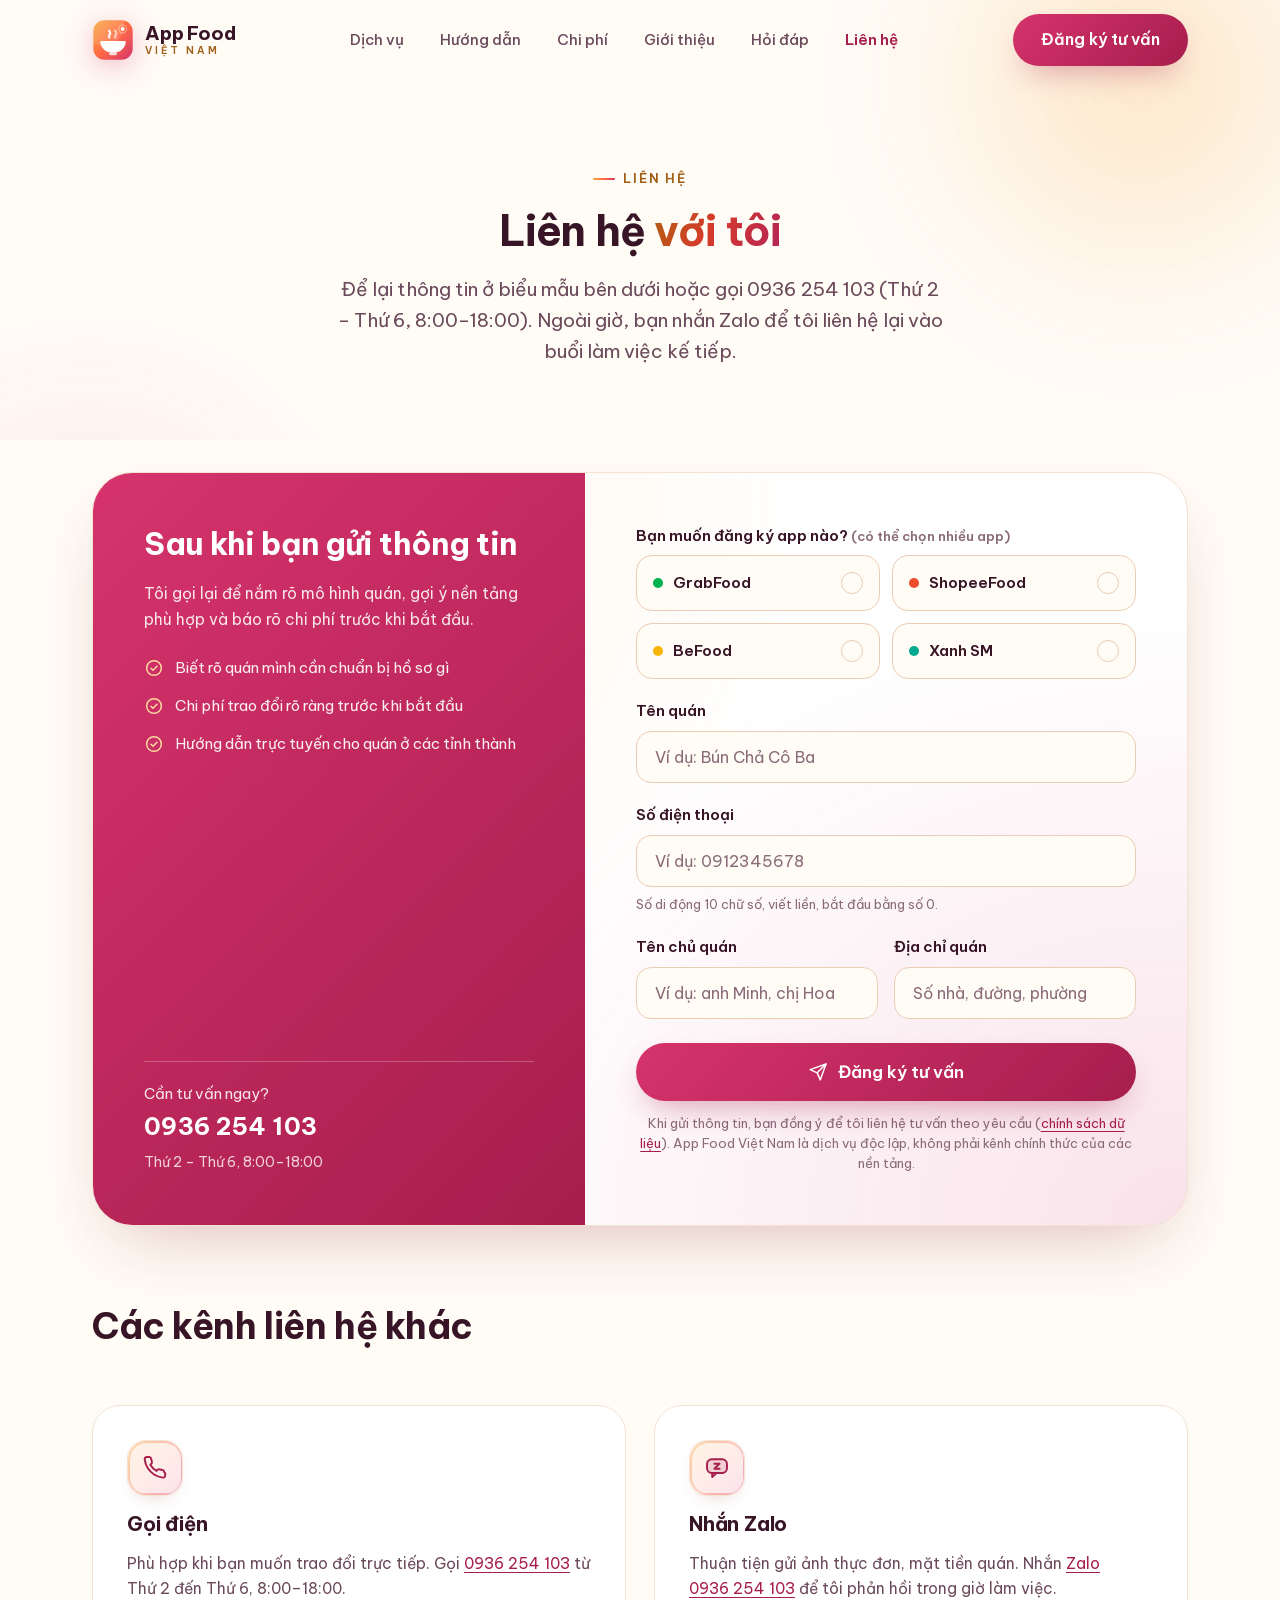
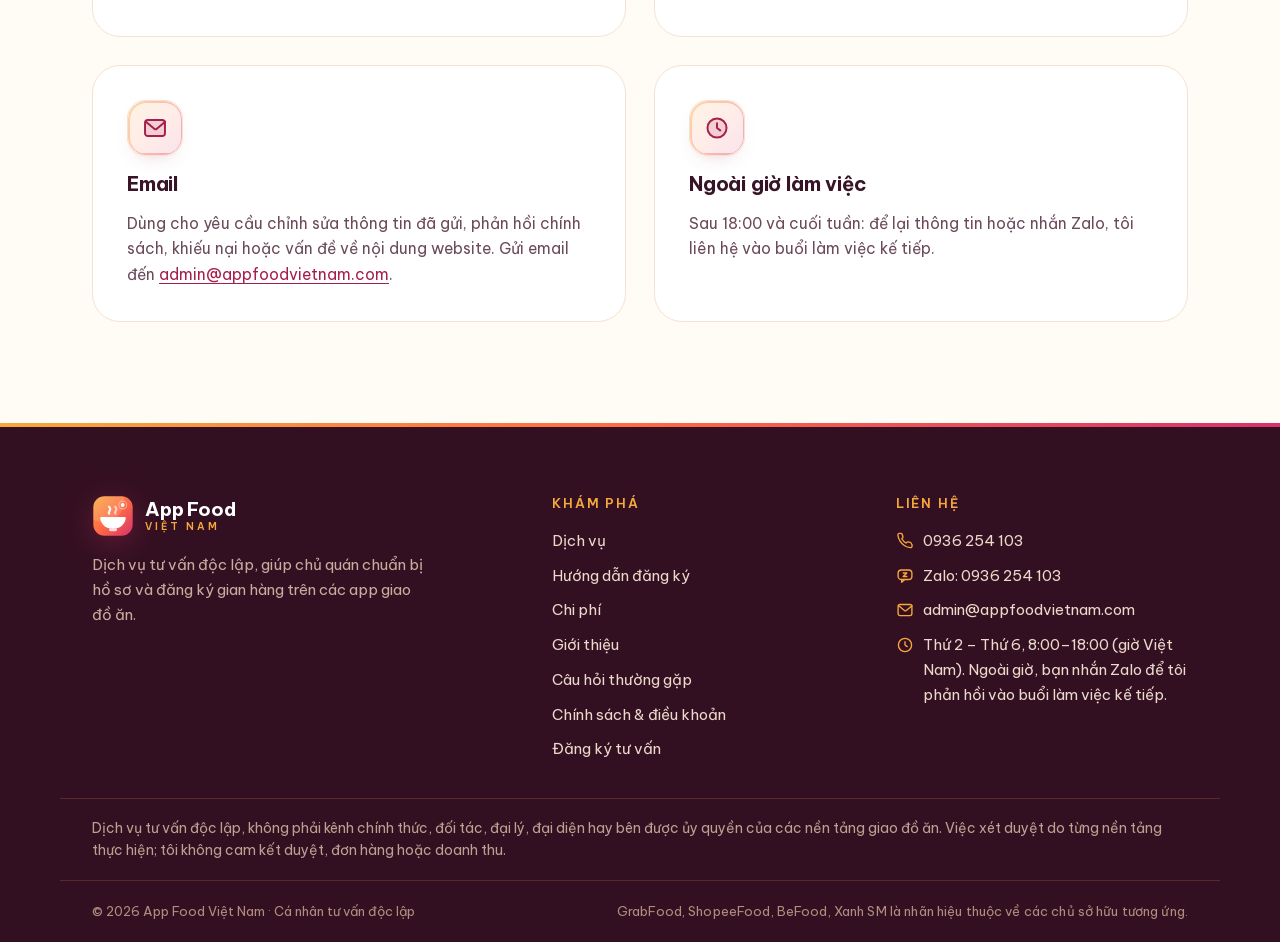
<file: lien-he/index.html>
<!doctype html>
<html lang="vi">
<head>
  <meta charset="utf-8">
  <!-- Google Tag Manager -->
  <script>(function(w,d,s,l,i){w[l]=w[l]||[];w[l].push({'gtm.start':
  new Date().getTime(),event:'gtm.js'});var f=d.getElementsByTagName(s)[0],
  j=d.createElement(s),dl=l!='dataLayer'?'&l='+l:'';j.async=true;j.src=
  'https://www.googletagmanager.com/gtm.js?id='+i+dl;f.parentNode.insertBefore(j,f);
  })(window,document,'script','dataLayer','GTM-K2JDBFPT');</script>
  <!-- End Google Tag Manager -->
  <meta name="google-site-verification" content="fqpDVTH3SYLtBj9AutIHvdOHtQyylVKKp6pQyJX3B4w">
  <meta name="viewport" content="width=device-width, initial-scale=1">
  <script>document.documentElement.classList.add('js');setTimeout(function(){if(!window.__afvReady){document.documentElement.classList.remove('js');var fb=document.getElementById('js-fail-fallback');if(fb)fb.hidden=false;}},3000);document.addEventListener('submit',function(e){if(!window.__afvReady&&e.target.matches('[data-lead-form]')){e.preventDefault();var fb=document.getElementById('js-fail-fallback');if(fb)fb.hidden=false;}},true);</script>
  <title>Liên hệ gọi, nhắn Zalo hoặc gửi form | App Food Việt Nam</title>
  <meta name="description" content="Liên hệ tư vấn chuẩn bị hồ sơ mở gian hàng app giao đồ ăn qua điện thoại 0936 254 103, Zalo hoặc biểu mẫu trực tuyến. Tôi phản hồi trong giờ làm việc.">
  <meta name="theme-color" content="#FFFBF5">
  <meta property="og:type" content="website">
  <meta property="og:url" content="https://appfoodvietnam.com/lien-he/">
  <meta property="og:title" content="Liên hệ gọi, nhắn Zalo hoặc gửi form | App Food Việt Nam">
  <meta property="og:description" content="Liên hệ tư vấn chuẩn bị hồ sơ mở gian hàng app giao đồ ăn qua điện thoại 0936 254 103, Zalo hoặc biểu mẫu trực tuyến. Tôi phản hồi trong giờ làm việc.">
  <meta property="og:image" content="https://appfoodvietnam.com/assets/img/og-cover.jpg">
  <meta property="og:image:width" content="1200">
  <meta property="og:image:height" content="630">
  <meta property="og:image:alt" content="App Food Việt Nam: hỗ trợ chủ quán chuẩn bị hồ sơ mở gian hàng trên app giao đồ ăn">
  <meta property="og:locale" content="vi_VN">
  <meta property="og:site_name" content="App Food Việt Nam">
  <meta name="twitter:card" content="summary_large_image">
  <meta name="twitter:title" content="Liên hệ gọi, nhắn Zalo hoặc gửi form | App Food Việt Nam">
  <meta name="twitter:description" content="Liên hệ tư vấn chuẩn bị hồ sơ mở gian hàng app giao đồ ăn qua điện thoại 0936 254 103, Zalo hoặc biểu mẫu trực tuyến. Tôi phản hồi trong giờ làm việc.">
  <meta name="twitter:image" content="https://appfoodvietnam.com/assets/img/og-cover.jpg">
  <link rel="icon" type="image/svg+xml" href="/favicon.svg">
  <link rel="canonical" href="https://appfoodvietnam.com/lien-he/">
  <link rel="preload" href="/assets/fonts/be-vietnam-pro-400-vietnamese.woff2" as="font" type="font/woff2" crossorigin>
  <link rel="preload" href="/assets/fonts/be-vietnam-pro-400-latin.woff2" as="font" type="font/woff2" crossorigin>
  <link rel="preload" href="/assets/fonts/be-vietnam-pro-700-latin.woff2" as="font" type="font/woff2" crossorigin>
  <link rel="preload" href="/assets/fonts/be-vietnam-pro-700-vietnamese.woff2" as="font" type="font/woff2" crossorigin>
  <link rel="stylesheet" href="/assets/css/style.css?v=05a">
  <script type="application/ld+json">
{
  "@context": "https://schema.org",
  "@type": "BreadcrumbList",
  "itemListElement": [
    {
      "@type": "ListItem",
      "position": 1,
      "name": "Trang chủ",
      "item": "https://appfoodvietnam.com/"
    },
    {
      "@type": "ListItem",
      "position": 2,
      "name": "Liên hệ",
      "item": "https://appfoodvietnam.com/lien-he/"
    }
  ]
}
  </script>
  <script type="application/ld+json">
  {
    "@context": "https://schema.org",
    "@type": "WebPage",
    "@id": "https://appfoodvietnam.com/lien-he/#webpage",
    "url": "https://appfoodvietnam.com/lien-he/",
    "name": "Liên hệ gọi, nhắn Zalo hoặc gửi form | App Food Việt Nam",
    "description": "Liên hệ tư vấn chuẩn bị hồ sơ mở gian hàng app giao đồ ăn qua điện thoại 0936 254 103, Zalo hoặc biểu mẫu trực tuyến. Tôi phản hồi trong giờ làm việc.",
    "inLanguage": "vi",
    "isPartOf": {
      "@id": "https://appfoodvietnam.com/#website"
    },
    "about": {
      "@id": "https://appfoodvietnam.com/#org"
    },
    "dateModified": "2026-11-15"
  }
  </script>
</head>
<body>
<!-- Google Tag Manager (noscript) -->
<noscript><iframe src="https://www.googletagmanager.com/ns.html?id=GTM-K2JDBFPT"
height="0" width="0" style="display:none;visibility:hidden"></iframe></noscript>
<!-- End Google Tag Manager (noscript) -->

<header class="site-header">
  <div class="container header-inner">
    <a class="logo" href="/" aria-label="App Food Việt Nam: về trang chủ">
      <svg class="logo-mark" viewBox="0 0 64 64" aria-hidden="true"><defs><linearGradient id="gvh" x1="0" y1="0" x2="1" y2="1"><stop offset="0" stop-color="#F6A83C"/><stop offset=".5" stop-color="#FF6B45"/><stop offset="1" stop-color="#D6336C"/></linearGradient><clipPath id="gvhc"><rect x="2" y="2" width="60" height="60" rx="17"/></clipPath></defs><rect x="2" y="2" width="60" height="60" rx="17" fill="url(#gvh)"/><g clip-path="url(#gvhc)"><circle cx="17" cy="9" r="32" fill="#fff" opacity=".13"/></g><path d="M26.2 28.4c-1.9-2.3 1.5-4.1 1.5-6.9 0-1.9-1.1-3-1.8-3.7" stroke="#fff" stroke-width="3.4" stroke-linecap="round" fill="none" opacity=".92"/><path d="M35.6 28.4c-1.9-2.3 1.5-4.1 1.5-6.9 0-1.9-1.1-3-1.8-3.7" stroke="#fff" stroke-width="3.4" stroke-linecap="round" fill="none" opacity=".6"/><circle cx="46.8" cy="15.2" r="2.9" fill="#fff"/><circle cx="46.8" cy="15.2" r="6" stroke="#fff" stroke-width="1.7" fill="none" opacity=".4"/><path d="M14.6 33.5h34.8a2 2 0 0 1 2 2.2c-1 8.9-9.2 15.8-19.4 15.8s-18.4-6.9-19.4-15.8a2 2 0 0 1 2-2.2z" fill="#fff"/><path d="M26 51.4h12v1a2.8 2.8 0 0 1-2.8 2.8h-6.4A2.8 2.8 0 0 1 26 52.4z" fill="#fff" opacity=".8"/></svg>
      <span class="logo-text">App Food <small>Việt Nam</small></span>
    </a>
    <nav class="main-nav" aria-label="Điều hướng chính">
      <a href="/dich-vu/">Dịch vụ</a>
      <a href="/huong-dan-dang-ky/">Hướng dẫn</a>
      <a href="/bao-gia/">Chi phí</a>
      <a href="/gioi-thieu/">Giới thiệu</a>
      <a href="/cau-hoi-thuong-gap/">Hỏi đáp</a>
      <a href="/lien-he/" aria-current="page">Liên hệ</a>
    </nav>
    <a class="btn btn-primary header-cta" href="#form-lien-he">Đăng ký tư vấn</a>
    <button class="nav-toggle" aria-expanded="false" aria-label="Mở hoặc đóng menu">
      <svg class="icon-menu" viewBox="0 0 24 24" fill="none" stroke="currentColor" stroke-width="1.8" stroke-linecap="round" aria-hidden="true"><path d="M3.6 7h16.8"/><path d="M3.6 12h16.8"/><path d="M3.6 17h10.8"/></svg>
      <svg class="icon-close" viewBox="0 0 24 24" fill="none" stroke="currentColor" stroke-width="1.8" stroke-linecap="round" aria-hidden="true"><path d="M6 6l12 12"/><path d="M18 6L6 18"/></svg>
    </button>
  </div>
</header>

<main>
  <section class="page-hero">
    <div class="hero-bg" aria-hidden="true">
      <span class="blob blob-1"></span>
      <span class="blob blob-2"></span>
    </div>
    <div class="container">
      <span class="eyebrow hero-enter">Liên hệ</span>
      <h1 class="hero-enter-2">Liên&nbsp;hệ <span class="grad-text">với tôi</span></h1>
      <p class="lead hero-enter-3">Để lại thông tin ở biểu mẫu bên dưới hoặc gọi 0936&nbsp;254&nbsp;103 (Thứ 2 – Thứ 6, 8:00–18:00). Ngoài giờ, bạn nhắn Zalo để tôi liên hệ lại vào buổi làm việc kế tiếp.</p>
    </div>
  </section>

  <!-- ============ FORM ============ -->
  <section class="section" id="form-lien-he">
    <div class="container">
      <div class="form-shell hero-enter-4">
        <div class="form-grid">
          <div class="form-aside">
            <h2>Sau khi bạn gửi thông&nbsp;tin</h2>
            <p>Tôi gọi lại để nắm rõ mô hình quán, gợi ý nền tảng phù hợp và báo rõ chi phí trước khi bắt đầu.</p>
            <ul>
              <li>
                <svg viewBox="0 0 24 24" fill="none" stroke="currentColor" stroke-width="1.8" stroke-linecap="round" stroke-linejoin="round" aria-hidden="true"><circle cx="12" cy="12" r="8.8"/><path d="M8.4 12.4l2.4 2.4 4.8-5"/></svg>
                Biết rõ quán mình cần chuẩn bị hồ sơ gì
              </li>
              <li>
                <svg viewBox="0 0 24 24" fill="none" stroke="currentColor" stroke-width="1.8" stroke-linecap="round" stroke-linejoin="round" aria-hidden="true"><circle cx="12" cy="12" r="8.8"/><path d="M8.4 12.4l2.4 2.4 4.8-5"/></svg>
                Chi phí trao đổi rõ ràng trước khi bắt đầu
              </li>
              <li>
                <svg viewBox="0 0 24 24" fill="none" stroke="currentColor" stroke-width="1.8" stroke-linecap="round" stroke-linejoin="round" aria-hidden="true"><circle cx="12" cy="12" r="8.8"/><path d="M8.4 12.4l2.4 2.4 4.8-5"/></svg>
                Hướng dẫn trực tuyến cho quán ở các tỉnh thành
              </li>
            </ul>
            <p class="form-hotline">Cần tư vấn ngay?<br><a href="tel:0936254103">0936&nbsp;254&nbsp;103</a><span class="form-hours">Thứ 2 – Thứ 6, 8:00–18:00</span></p>
          </div>

          <form class="lead-form" method="post" data-lead-form data-form-location="contact_form" data-endpoint="https://script.google.com/macros/s/AKfycbxobnk0wx81kiIgo1F0wb0SAIMSdXGzxM07akqnoy5pJNMdRNJq-OeeitdBE-Xs5cA/exec" novalidate>
            <div class="form-field" role="group" aria-labelledby="label-apps" aria-describedby="err-apps">
              <span class="label" id="label-apps">Bạn muốn đăng ký app nào? <span class="field-hint">(có thể chọn nhiều app)</span></span>
              <div class="form-alert" id="err-apps">
                <svg viewBox="0 0 24 24" fill="none" stroke="currentColor" stroke-width="1.8" stroke-linecap="round" stroke-linejoin="round" aria-hidden="true"><circle cx="12" cy="12" r="8.8"/><path d="M12 8v4.8"/><path d="M12 16.2h.01"/></svg>
                Chọn ít nhất 1 ứng dụng.
              </div>
              <div class="app-choices">
                <label class="app-choice">
                  <input type="checkbox" name="apps" value="GrabFood" data-key="grabfood">
                  <span class="chip-face"><span class="dot dot-grab" aria-hidden="true"></span>GrabFood
                    <span class="chip-check"><svg viewBox="0 0 24 24" fill="none" stroke="currentColor" stroke-width="3" stroke-linecap="round" stroke-linejoin="round" aria-hidden="true"><path d="M4.6 12.6l4.8 4.8L19.4 7"/></svg></span>
                  </span>
                </label>
                <label class="app-choice">
                  <input type="checkbox" name="apps" value="ShopeeFood" data-key="shopeefood">
                  <span class="chip-face"><span class="dot dot-shopee" aria-hidden="true"></span>ShopeeFood
                    <span class="chip-check"><svg viewBox="0 0 24 24" fill="none" stroke="currentColor" stroke-width="3" stroke-linecap="round" stroke-linejoin="round" aria-hidden="true"><path d="M4.6 12.6l4.8 4.8L19.4 7"/></svg></span>
                  </span>
                </label>
                <label class="app-choice">
                  <input type="checkbox" name="apps" value="BeFood" data-key="befood">
                  <span class="chip-face"><span class="dot dot-be" aria-hidden="true"></span>BeFood
                    <span class="chip-check"><svg viewBox="0 0 24 24" fill="none" stroke="currentColor" stroke-width="3" stroke-linecap="round" stroke-linejoin="round" aria-hidden="true"><path d="M4.6 12.6l4.8 4.8L19.4 7"/></svg></span>
                  </span>
                </label>
                <label class="app-choice">
                  <input type="checkbox" name="apps" value="Xanh SM" data-key="xanhsm">
                  <span class="chip-face"><span class="dot dot-xanh" aria-hidden="true"></span>Xanh SM
                    <span class="chip-check"><svg viewBox="0 0 24 24" fill="none" stroke="currentColor" stroke-width="3" stroke-linecap="round" stroke-linejoin="round" aria-hidden="true"><path d="M4.6 12.6l4.8 4.8L19.4 7"/></svg></span>
                  </span>
                </label>
              </div>
            </div>

            <div class="form-field">
              <label for="ten-quan">Tên quán</label>
              <input type="text" id="ten-quan" required aria-required="true" name="ten_quan" placeholder="Ví dụ: Bún Chả Cô Ba" autocomplete="organization" aria-describedby="err-ten-quan">
              <span class="field-error" id="err-ten-quan"><svg viewBox="0 0 24 24" fill="none" stroke="currentColor" stroke-width="1.8" stroke-linecap="round" stroke-linejoin="round" aria-hidden="true"><circle cx="12" cy="12" r="8.8"/><path d="M12 8v4.8"/><path d="M12 16.2h.01"/></svg><span>Nhập tên quán.</span></span>
            </div>

            <div class="form-field">
              <label for="so-dien-thoai">Số điện thoại</label>
              <input type="tel" id="so-dien-thoai" required aria-required="true" name="so_dien_thoai" inputmode="numeric" maxlength="10" pattern="0[0-9]{9}" placeholder="Ví dụ: 0912345678" autocomplete="tel" aria-describedby="hint-sdt err-sdt">
              <span class="field-hint" id="hint-sdt">Số di động 10 chữ số, viết liền, bắt đầu bằng số 0.</span>
              <span class="field-error" id="err-sdt"><svg viewBox="0 0 24 24" fill="none" stroke="currentColor" stroke-width="1.8" stroke-linecap="round" stroke-linejoin="round" aria-hidden="true"><circle cx="12" cy="12" r="8.8"/><path d="M12 8v4.8"/><path d="M12 16.2h.01"/></svg><span>Nhập số điện thoại.</span></span>
            </div>

            <div class="form-row">
              <div class="form-field">
                <label for="ten-chu-quan">Tên chủ quán</label>
                <input type="text" id="ten-chu-quan" required aria-required="true" name="ten_chu_quan" placeholder="Ví dụ: anh Minh, chị Hoa" autocomplete="name" aria-describedby="err-ten-chu">
                <span class="field-error" id="err-ten-chu"><svg viewBox="0 0 24 24" fill="none" stroke="currentColor" stroke-width="1.8" stroke-linecap="round" stroke-linejoin="round" aria-hidden="true"><circle cx="12" cy="12" r="8.8"/><path d="M12 8v4.8"/><path d="M12 16.2h.01"/></svg><span>Nhập tên chủ quán.</span></span>
              </div>
              <div class="form-field">
                <label for="dia-chi">Địa chỉ quán</label>
                <input type="text" id="dia-chi" required aria-required="true" name="dia_chi_quan" placeholder="Số nhà, đường, phường" autocomplete="street-address" aria-describedby="err-dia-chi">
                <span class="field-error" id="err-dia-chi"><svg viewBox="0 0 24 24" fill="none" stroke="currentColor" stroke-width="1.8" stroke-linecap="round" stroke-linejoin="round" aria-hidden="true"><circle cx="12" cy="12" r="8.8"/><path d="M12 8v4.8"/><path d="M12 16.2h.01"/></svg><span>Nhập địa chỉ quán.</span></span>
              </div>
            </div>

            <div class="sr-only" aria-hidden="true">
              <label for="hp-website">Website</label>
              <input type="text" id="hp-website" name="website" value="" tabindex="-1" autocomplete="off">
            </div>

            <noscript><p class="form-noscript">Biểu mẫu cần JavaScript. Bạn có thể gọi <a href="tel:0936254103">0936&nbsp;254&nbsp;103</a> hoặc <a href="https://zalo.me/0936254103">nhắn Zalo</a> để đăng ký.</p></noscript>
            <p class="form-noscript" id="js-fail-fallback" hidden>Kết nối mạng đang chậm nên biểu mẫu chưa sẵn sàng. Bạn có thể gọi <a href="tel:0936254103">0936&nbsp;254&nbsp;103</a> hoặc <a href="https://zalo.me/0936254103">nhắn Zalo</a> để đăng ký ngay.</p>
            <div class="form-submit">
              <button class="btn btn-primary btn-lg" type="submit">
                <span class="spinner" aria-hidden="true"></span>
                <svg class="btn-label-icon" viewBox="0 0 24 24" fill="none" stroke="currentColor" stroke-width="1.8" stroke-linecap="round" stroke-linejoin="round" aria-hidden="true"><path d="M21.6 2.4l-6.8 19-3.8-8.4-8.4-3.8z"/><path d="M21.6 2.4L11 13"/></svg>
                <span class="btn-text">Đăng ký tư vấn</span>
              </button>
              <p class="form-status" data-form-status aria-live="polite">
                <svg viewBox="0 0 24 24" fill="none" stroke="currentColor" stroke-width="1.8" stroke-linecap="round" stroke-linejoin="round" aria-hidden="true"><circle cx="12" cy="12" r="8.8"/><path d="M12 8v4.8"/><path d="M12 16.2h.01"/></svg>
                <span data-status-text></span>
              </p>
              <p class="form-disclosure">Khi gửi thông tin, bạn đồng ý để tôi liên hệ tư vấn theo yêu cầu (<a href="/chinh-sach/#du-lieu-bao-mat">chính sách dữ liệu</a>). App Food Việt Nam là dịch vụ độc lập, không phải kênh chính thức của các nền tảng.</p>
            </div>
          </form>
        </div>
      </div>
    </div>
  </section>

  <!-- ============ KÊNH LIÊN HỆ KHÁC ============ -->
  <section class="section" style="padding-top: 0;">
    <div class="container">
      <div class="section-head reveal"><h2>Các kênh liên&nbsp;hệ khác</h2></div>
      <div class="service-grid">
        <article class="value-item reveal">
          <span class="icon-tile">
            <svg viewBox="0 0 24 24" fill="none" stroke="currentColor" stroke-width="1.8" stroke-linecap="round" stroke-linejoin="round" aria-hidden="true"><path d="M21.4 16.8v2.2a1.9 1.9 0 0 1-2.1 1.9 18.9 18.9 0 0 1-8.2-2.9 18.6 18.6 0 0 1-5.7-5.7A18.9 18.9 0 0 1 2.5 4a1.9 1.9 0 0 1 1.9-2.1h2.2a1.9 1.9 0 0 1 1.9 1.6c.1.9.3 1.7.6 2.5a1.9 1.9 0 0 1-.4 2l-1 1a15.2 15.2 0 0 0 5.7 5.7l1-1a1.9 1.9 0 0 1 2-.4c.8.3 1.6.5 2.5.6a1.9 1.9 0 0 1 1.6 1.9z"/></svg>
          </span>
          <h3>Gọi điện</h3>
          <p>Phù hợp khi bạn muốn trao đổi trực tiếp. Gọi <a href="tel:0936254103">0936&nbsp;254&nbsp;103</a> từ Thứ 2 đến Thứ 6, 8:00–18:00.</p>
        </article>
        <article class="value-item reveal reveal-d1">
          <span class="icon-tile">
            <svg viewBox="0 0 24 24" fill="none" stroke="currentColor" stroke-width="1.8" stroke-linecap="round" stroke-linejoin="round" aria-hidden="true"><rect x="2.8" y="4" width="18.4" height="12.6" rx="4.4" fill="currentColor" opacity=".14" stroke="none"/><rect x="2.8" y="4" width="18.4" height="12.6" rx="4.4"/><path d="M7.6 16.6v3.8l4-3.8"/><path d="M9.6 8h4.8l-4.8 4.6h4.8"/></svg>
          </span>
          <h3>Nhắn Zalo</h3>
          <p>Thuận tiện gửi ảnh thực đơn, mặt tiền quán. Nhắn <a href="https://zalo.me/0936254103" target="_blank" rel="noopener">Zalo 0936&nbsp;254&nbsp;103</a> để tôi phản hồi trong giờ làm việc.</p>
        </article>
        <article class="value-item reveal reveal-d1">
          <span class="icon-tile">
            <svg viewBox="0 0 24 24" fill="none" stroke="currentColor" stroke-width="1.8" stroke-linecap="round" stroke-linejoin="round" aria-hidden="true"><rect x="2.8" y="4.6" width="18.4" height="14.8" rx="2.6" fill="currentColor" opacity=".14" stroke="none"/><rect x="2.8" y="4.6" width="18.4" height="14.8" rx="2.6"/><path d="M3.6 6.2l7.7 6.4a1.8 1.8 0 0 0 2.4 0l7.7-6.4"/></svg>
          </span>
          <h3>Email</h3>
          <p>Dùng cho yêu cầu chỉnh sửa thông tin đã gửi, phản hồi chính sách, khiếu nại hoặc vấn đề về nội dung website. Gửi email đến <a href="mailto:admin@appfoodvietnam.com">admin@appfoodvietnam.com</a>.</p>
        </article>
        <article class="value-item reveal reveal-d2">
          <span class="icon-tile">
            <svg viewBox="0 0 24 24" fill="none" stroke="currentColor" stroke-width="1.8" stroke-linecap="round" stroke-linejoin="round" aria-hidden="true"><circle cx="12" cy="12" r="8.8" fill="currentColor" opacity=".14" stroke="none"/><circle cx="12" cy="12" r="8.8"/><path d="M12 7.6V12l3 2.2"/></svg>
          </span>
          <h3>Ngoài giờ làm việc</h3>
          <p>Sau 18:00 và cuối tuần: để lại thông tin hoặc nhắn Zalo, tôi liên hệ vào buổi làm việc kế tiếp.</p>
        </article>
      </div>
    </div>
  </section>
</main>

<div class="floating-cta" data-show-now>
  <a class="fab fab-call" href="tel:0936254103" aria-label="Gọi 0936 254 103">
    <svg viewBox="0 0 24 24" fill="none" stroke="currentColor" stroke-width="1.8" stroke-linecap="round" stroke-linejoin="round" aria-hidden="true"><path d="M21.4 16.8v2.2a1.9 1.9 0 0 1-2.1 1.9 18.9 18.9 0 0 1-8.2-2.9 18.6 18.6 0 0 1-5.7-5.7A18.9 18.9 0 0 1 2.5 4a1.9 1.9 0 0 1 1.9-2.1h2.2a1.9 1.9 0 0 1 1.9 1.6c.1.9.3 1.7.6 2.5a1.9 1.9 0 0 1-.4 2l-1 1a15.2 15.2 0 0 0 5.7 5.7l1-1a1.9 1.9 0 0 1 2-.4c.8.3 1.6.5 2.5.6a1.9 1.9 0 0 1 1.6 1.9z"/></svg>
    <span class="fab-label">0936&nbsp;254&nbsp;103</span>
  </a>
  <a class="fab fab-zalo" href="https://zalo.me/0936254103" target="_blank" rel="noopener" aria-label="Nhắn Zalo cho App Food Việt Nam">
    <svg viewBox="0 0 24 24" fill="none" stroke="currentColor" stroke-width="1.8" stroke-linecap="round" stroke-linejoin="round" aria-hidden="true"><rect x="2.8" y="4" width="18.4" height="12.6" rx="4.4"/><path d="M7.6 16.6v3.8l4-3.8"/><path d="M9.6 8h4.8l-4.8 4.6h4.8"/></svg>
    <span class="fab-label">Chat Zalo</span>
  </a>
</div>

<footer class="site-footer">
  <div class="container footer-grid">
    <div class="footer-brand">
      <a class="logo" href="/" aria-label="App Food Việt Nam">
        <svg class="logo-mark" viewBox="0 0 64 64" aria-hidden="true"><defs><linearGradient id="gvf" x1="0" y1="0" x2="1" y2="1"><stop offset="0" stop-color="#F6A83C"/><stop offset=".5" stop-color="#FF6B45"/><stop offset="1" stop-color="#D6336C"/></linearGradient><clipPath id="gvfc"><rect x="2" y="2" width="60" height="60" rx="17"/></clipPath></defs><rect x="2" y="2" width="60" height="60" rx="17" fill="url(#gvf)"/><g clip-path="url(#gvfc)"><circle cx="17" cy="9" r="32" fill="#fff" opacity=".13"/></g><path d="M26.2 28.4c-1.9-2.3 1.5-4.1 1.5-6.9 0-1.9-1.1-3-1.8-3.7" stroke="#fff" stroke-width="3.4" stroke-linecap="round" fill="none" opacity=".92"/><path d="M35.6 28.4c-1.9-2.3 1.5-4.1 1.5-6.9 0-1.9-1.1-3-1.8-3.7" stroke="#fff" stroke-width="3.4" stroke-linecap="round" fill="none" opacity=".6"/><circle cx="46.8" cy="15.2" r="2.9" fill="#fff"/><circle cx="46.8" cy="15.2" r="6" stroke="#fff" stroke-width="1.7" fill="none" opacity=".4"/><path d="M14.6 33.5h34.8a2 2 0 0 1 2 2.2c-1 8.9-9.2 15.8-19.4 15.8s-18.4-6.9-19.4-15.8a2 2 0 0 1 2-2.2z" fill="#fff"/><path d="M26 51.4h12v1a2.8 2.8 0 0 1-2.8 2.8h-6.4A2.8 2.8 0 0 1 26 52.4z" fill="#fff" opacity=".8"/></svg>
        <span class="logo-text">App Food <small>Việt Nam</small></span>
      </a>
      <p>Dịch vụ tư vấn độc lập, giúp chủ quán chuẩn bị hồ sơ và đăng ký gian hàng trên các app giao đồ ăn.</p>
    </div>
    <nav class="footer-col" aria-label="Liên kết trang">
      <h3>Khám phá</h3>
      <ul>
        <li><a href="/dich-vu/">Dịch vụ</a></li>
        <li><a href="/huong-dan-dang-ky/">Hướng dẫn đăng ký</a></li>
        <li><a href="/bao-gia/">Chi phí</a></li>
        <li><a href="/gioi-thieu/">Giới thiệu</a></li>
        <li><a href="/cau-hoi-thuong-gap/">Câu hỏi thường gặp</a></li>
        <li><a href="/chinh-sach/">Chính sách &amp; điều khoản</a></li>
        <li><a href="/dang-ky/">Đăng ký tư vấn</a></li>
      </ul>
    </nav>
    <div class="footer-col">
      <h3>Liên&nbsp;hệ</h3>
      <ul>
        <li>
          <svg viewBox="0 0 24 24" fill="none" stroke="currentColor" stroke-width="1.8" stroke-linecap="round" stroke-linejoin="round" aria-hidden="true"><path d="M21.4 16.8v2.2a1.9 1.9 0 0 1-2.1 1.9 18.9 18.9 0 0 1-8.2-2.9 18.6 18.6 0 0 1-5.7-5.7A18.9 18.9 0 0 1 2.5 4a1.9 1.9 0 0 1 1.9-2.1h2.2a1.9 1.9 0 0 1 1.9 1.6c.1.9.3 1.7.6 2.5a1.9 1.9 0 0 1-.4 2l-1 1a15.2 15.2 0 0 0 5.7 5.7l1-1a1.9 1.9 0 0 1 2-.4c.8.3 1.6.5 2.5.6a1.9 1.9 0 0 1 1.6 1.9z"/></svg>
          <a href="tel:0936254103">0936&nbsp;254&nbsp;103</a>
        </li>
        <li>
          <svg viewBox="0 0 24 24" fill="none" stroke="currentColor" stroke-width="1.8" stroke-linecap="round" stroke-linejoin="round" aria-hidden="true"><rect x="2.8" y="4" width="18.4" height="12.6" rx="4.4"/><path d="M7.6 16.6v3.8l4-3.8"/><path d="M9.6 8h4.8l-4.8 4.6h4.8"/></svg>
          <a href="https://zalo.me/0936254103" target="_blank" rel="noopener">Zalo: 0936&nbsp;254&nbsp;103</a>
        </li>
        <li>
          <svg viewBox="0 0 24 24" fill="none" stroke="currentColor" stroke-width="1.8" stroke-linecap="round" stroke-linejoin="round" aria-hidden="true"><rect x="2.8" y="4.6" width="18.4" height="14.8" rx="2.6"/><path d="M3.6 6.2l7.7 6.4a1.8 1.8 0 0 0 2.4 0l7.7-6.4"/></svg>
          <a href="mailto:admin@appfoodvietnam.com">admin@appfoodvietnam.com</a>
        </li>
        <li>
          <svg viewBox="0 0 24 24" fill="none" stroke="currentColor" stroke-width="1.8" stroke-linecap="round" stroke-linejoin="round" aria-hidden="true"><circle cx="12" cy="12" r="8.8"/><path d="M12 7.6V12l3 2.2"/></svg>
          <span>Thứ 2 – Thứ 6, 8:00–18:00 (giờ Việt Nam). Ngoài giờ, bạn nhắn Zalo để tôi phản hồi vào buổi làm việc kế tiếp.</span>
        </li>
      </ul>
    </div>
  </div>
  <div class="container footer-disclosure">
    Dịch vụ tư vấn độc lập, không phải kênh chính thức, đối tác, đại lý, đại diện hay bên được ủy quyền của các nền tảng giao đồ ăn. Việc xét duyệt do từng nền tảng thực hiện; tôi không cam kết duyệt, đơn hàng hoặc doanh thu.
  </div>
  <div class="container footer-bottom">
    <span>© 2026 App Food Việt Nam · Cá nhân tư vấn độc lập</span>
    <span class="brands">GrabFood, ShopeeFood, BeFood, Xanh SM là nhãn hiệu thuộc về các chủ sở hữu tương ứng.</span>
  </div>
</footer>

<div class="mobile-menu-overlay" id="mobileMenu" role="dialog" aria-modal="true" aria-label="Menu điều hướng" hidden>
  <button class="mobile-menu-close" aria-label="Đóng menu">
    <svg viewBox="0 0 24 24" fill="none" stroke="currentColor" stroke-width="1.8" stroke-linecap="round" aria-hidden="true"><path d="M6 6l12 12"/><path d="M18 6L6 18"/></svg>
  </button>
  <nav class="mobile-menu-nav" aria-label="Điều hướng chính (di động)">
    <a href="/">Trang chủ</a>
    <a href="/dich-vu/">Dịch vụ</a>
    <a href="/huong-dan-dang-ky/">Hướng dẫn đăng ký</a>
    <a href="/bao-gia/">Chi phí</a>
    <a href="/gioi-thieu/">Giới thiệu</a>
    <a href="/cau-hoi-thuong-gap/">Hỏi đáp</a>
    <a href="/lien-he/" aria-current="page">Liên hệ</a>
    <a class="btn btn-primary" href="/dang-ky/">Đăng ký tư vấn</a>
    <a class="menu-call" href="tel:0936254103">Gọi 0936&nbsp;254&nbsp;103</a>
  </nav>
</div>

<script src="/assets/js/main.js?v=05a" defer></script>
</body>
</html>
</file>
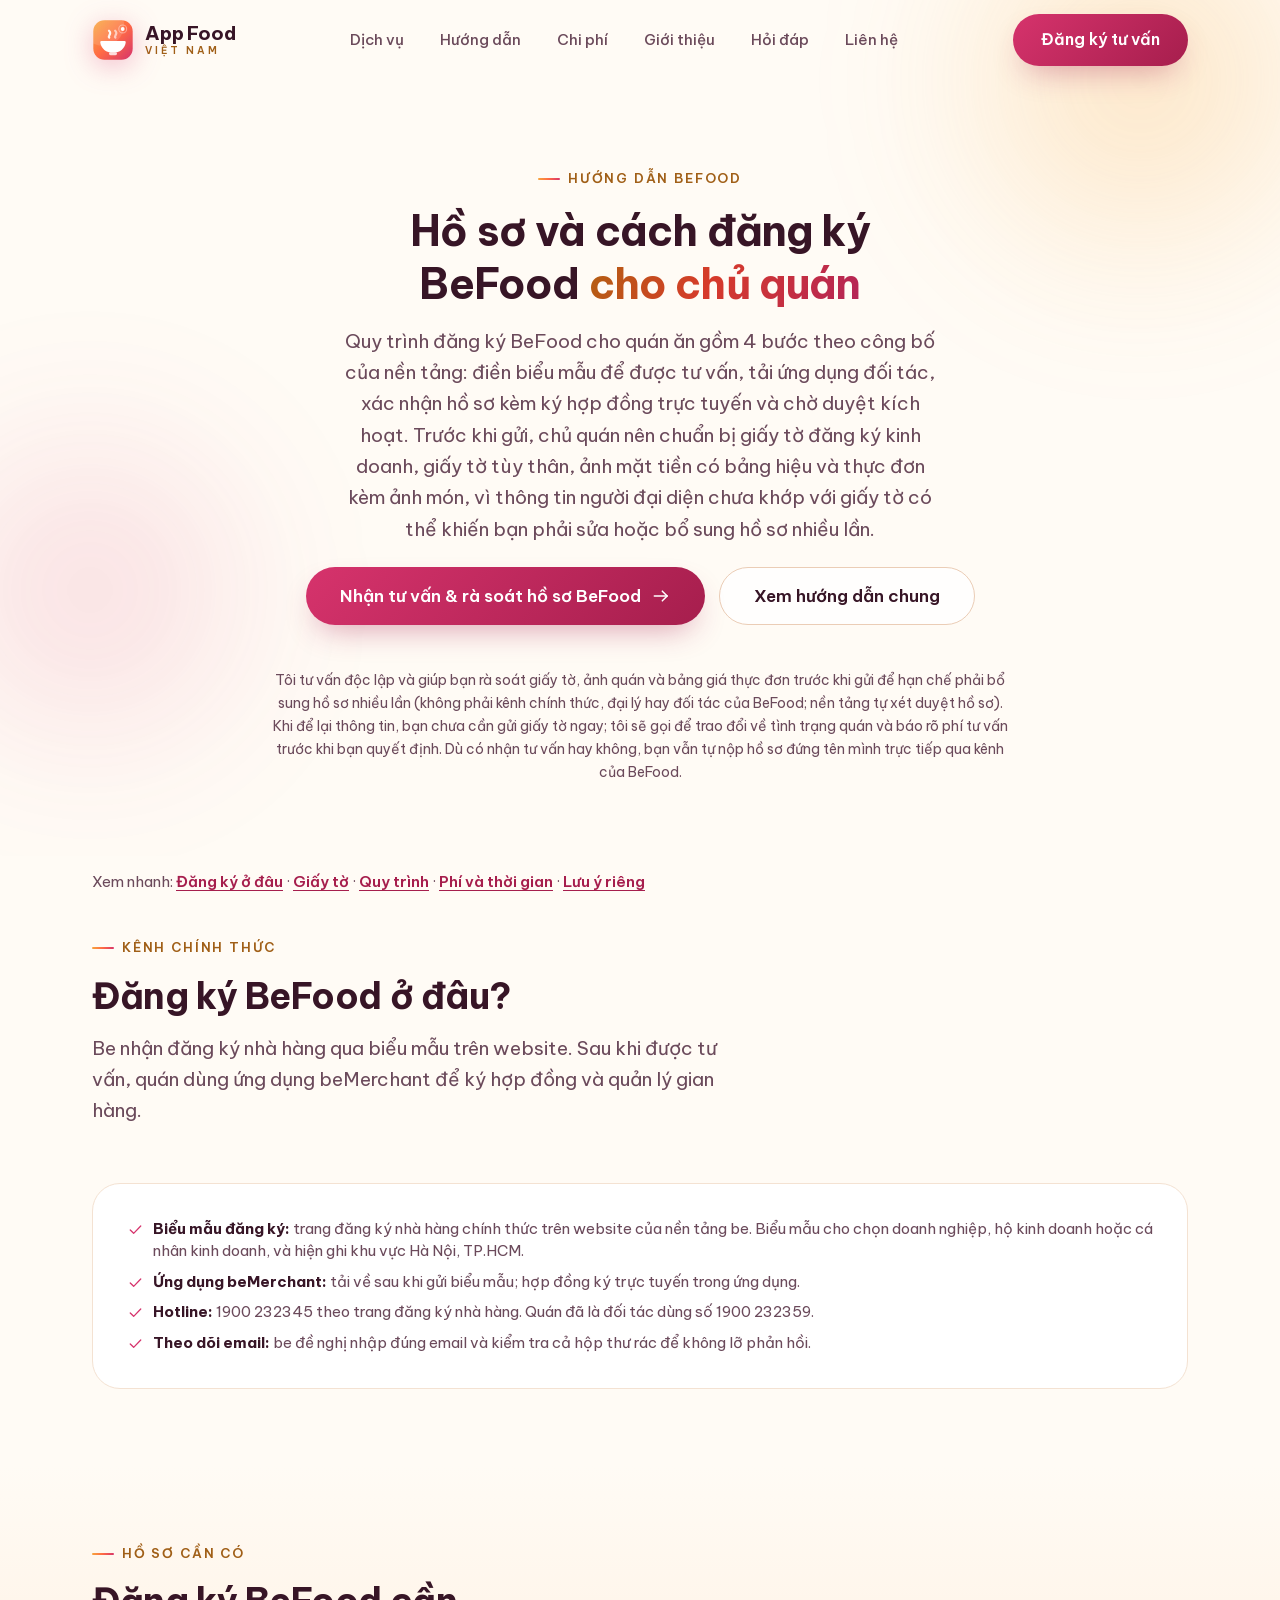
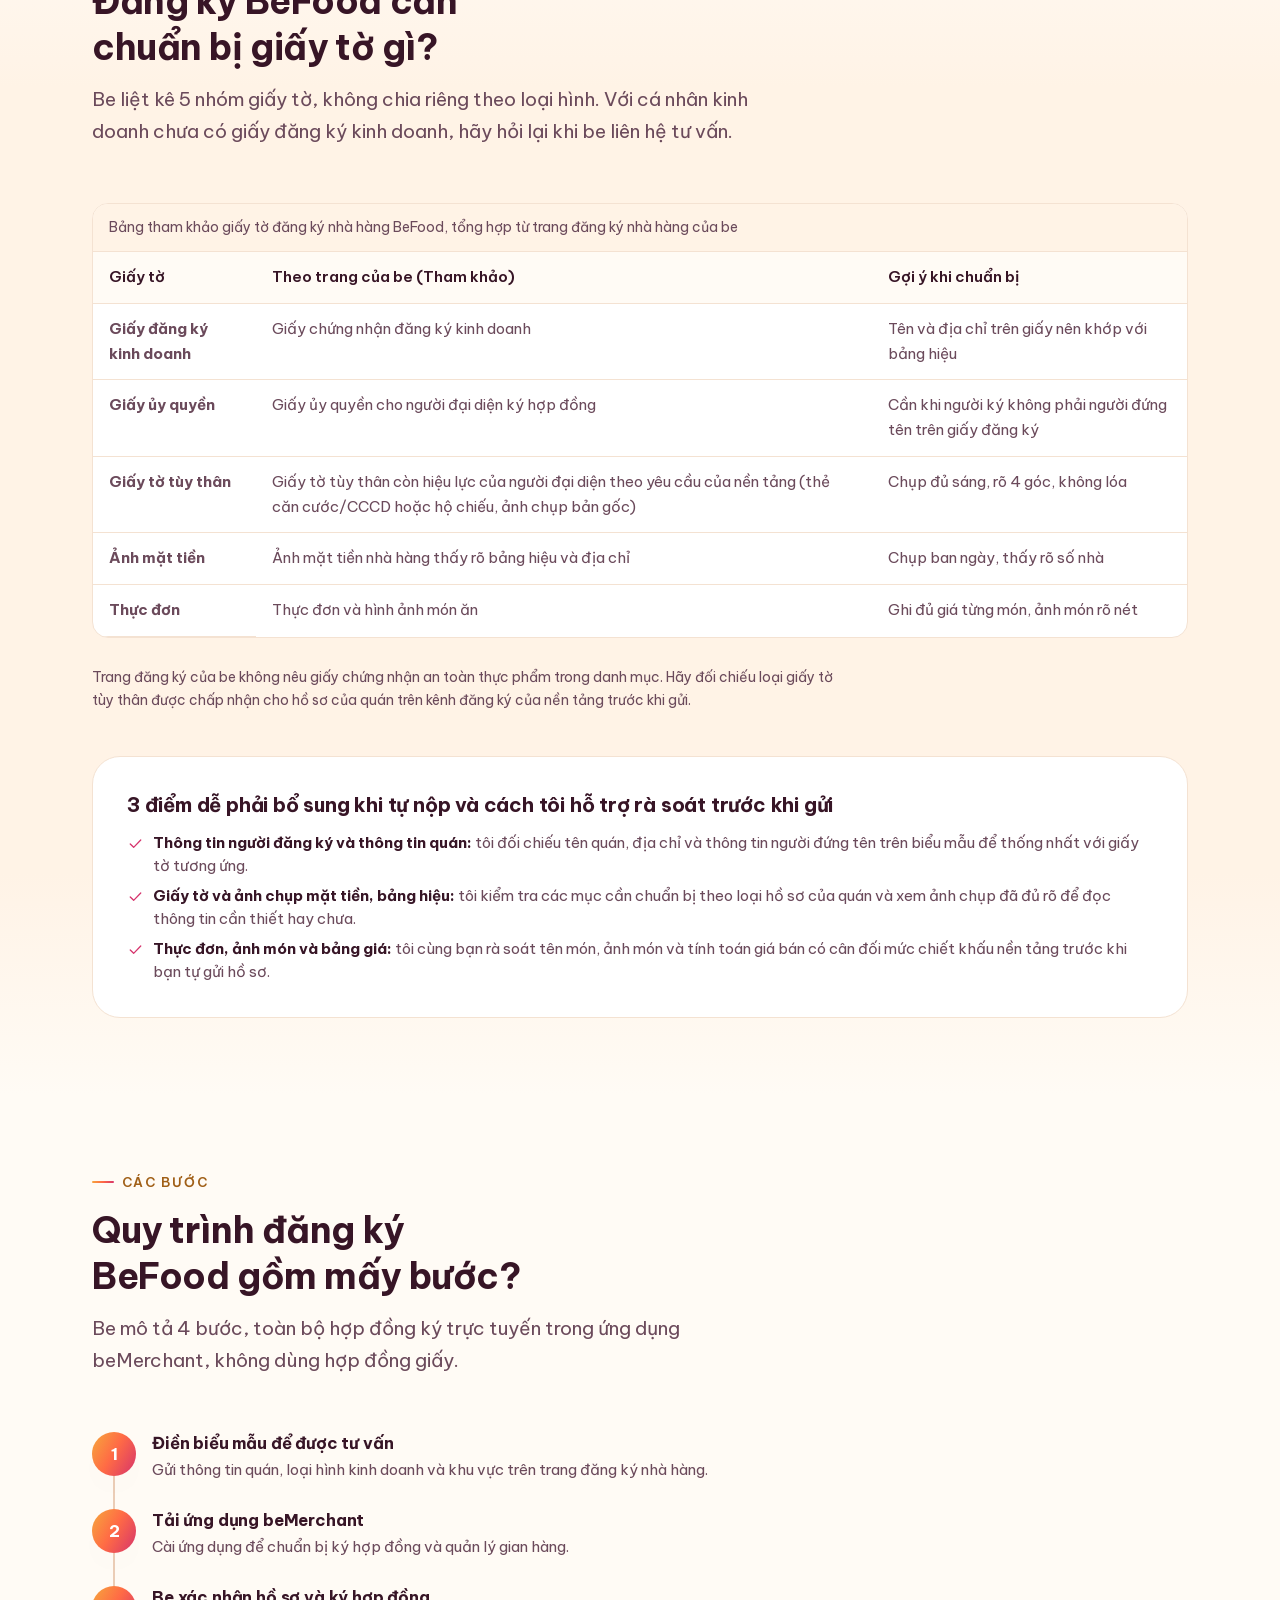
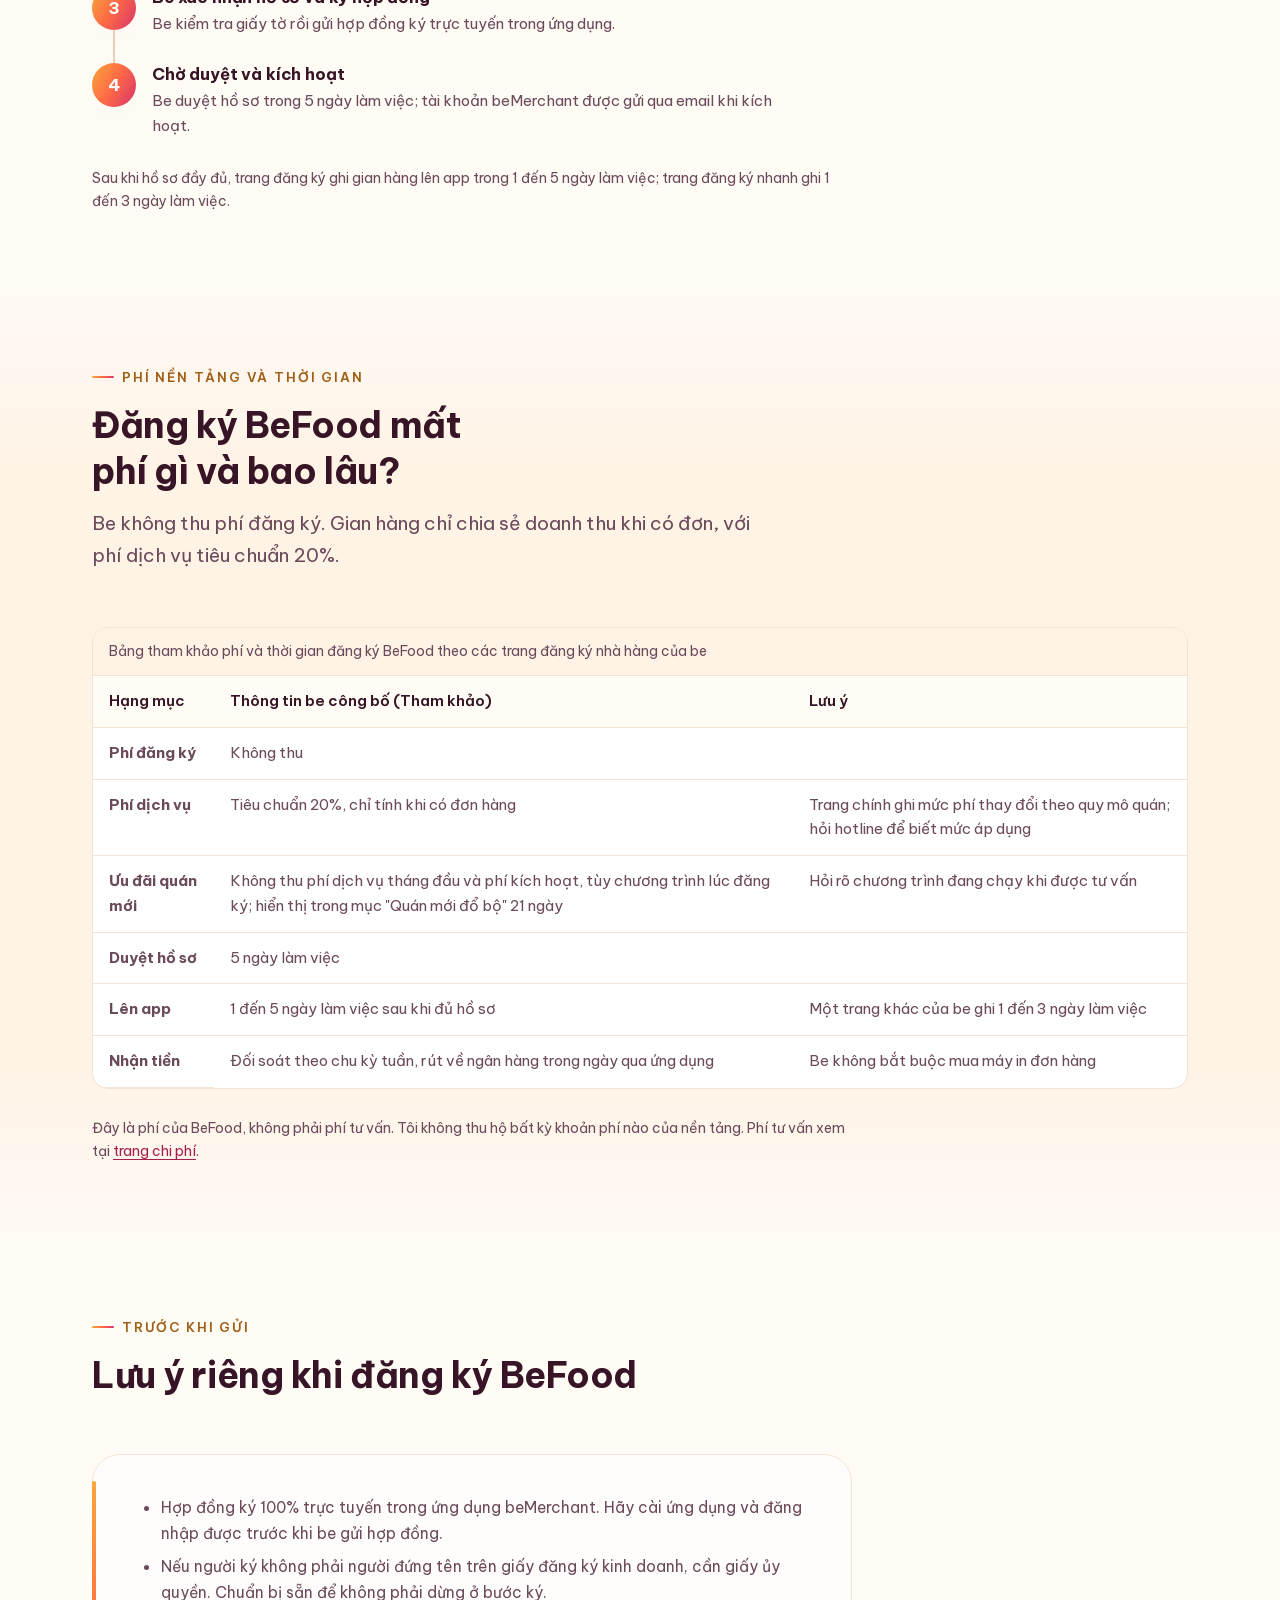
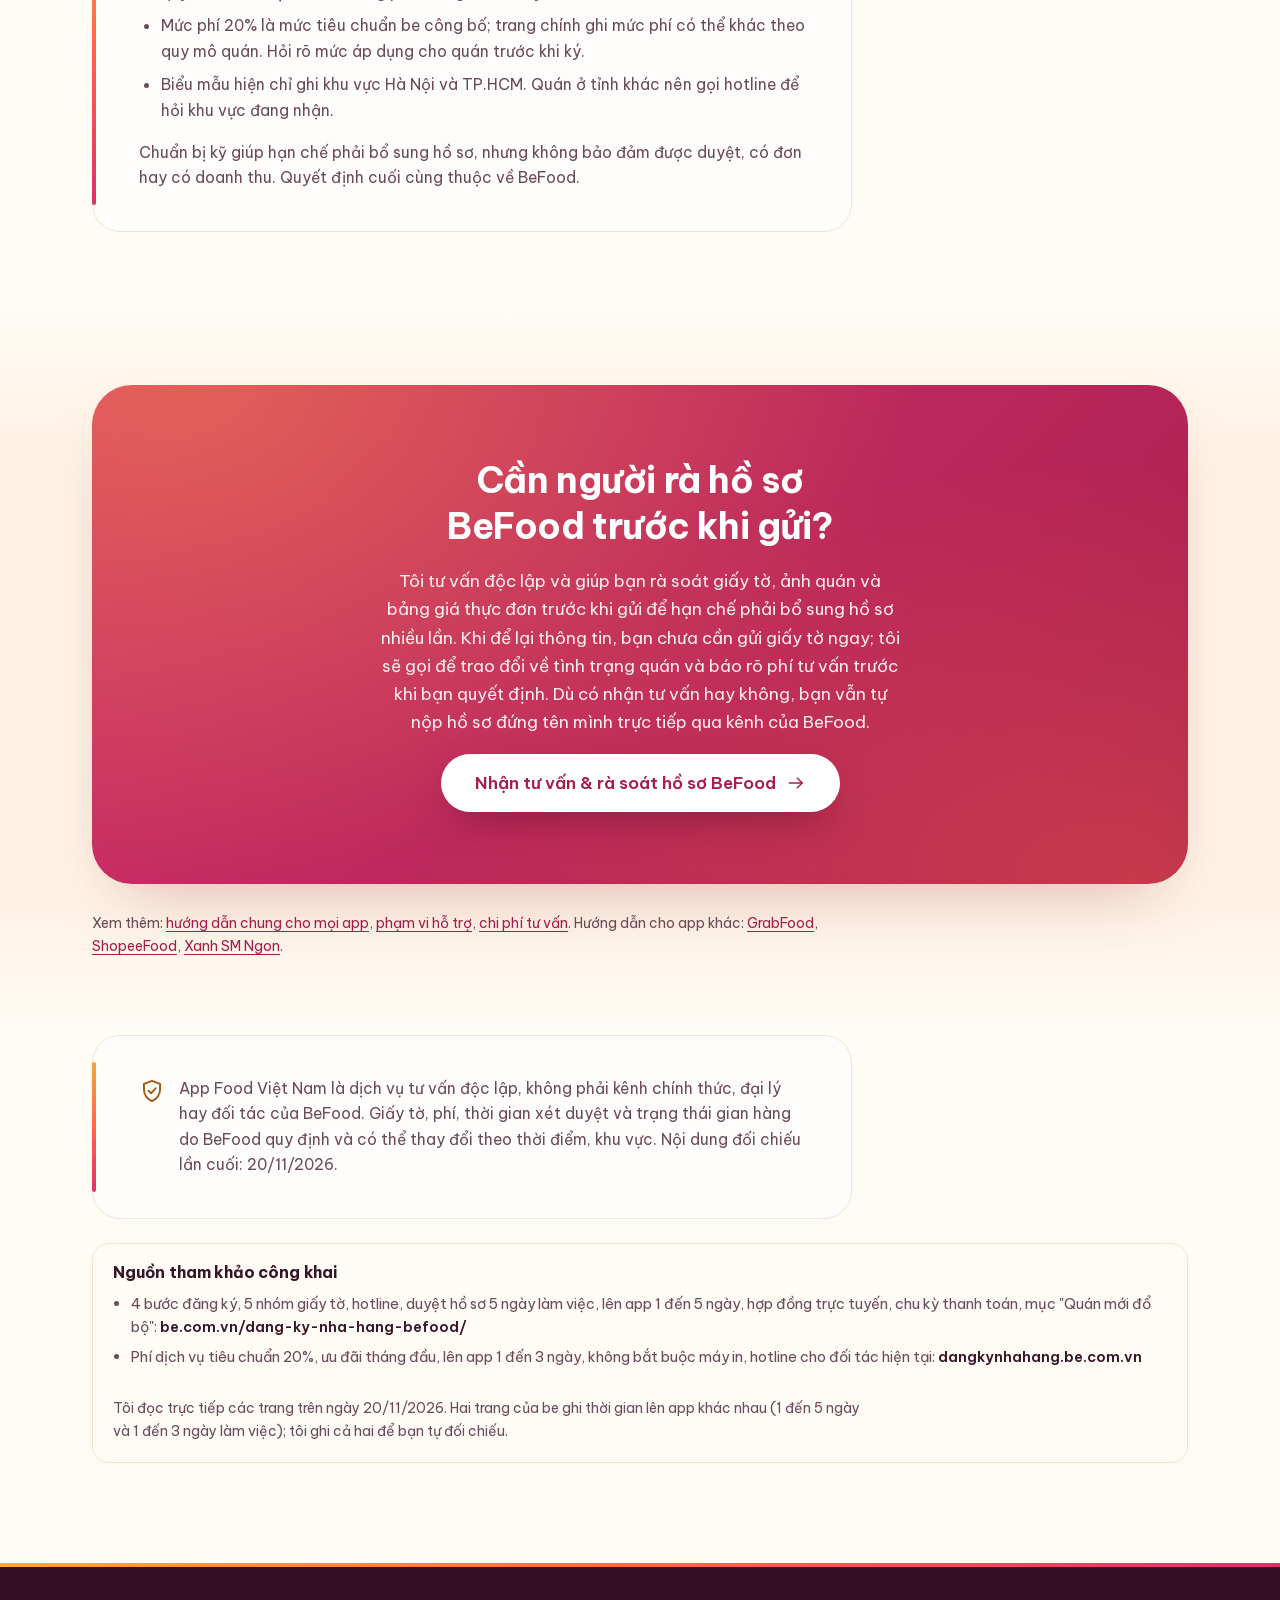
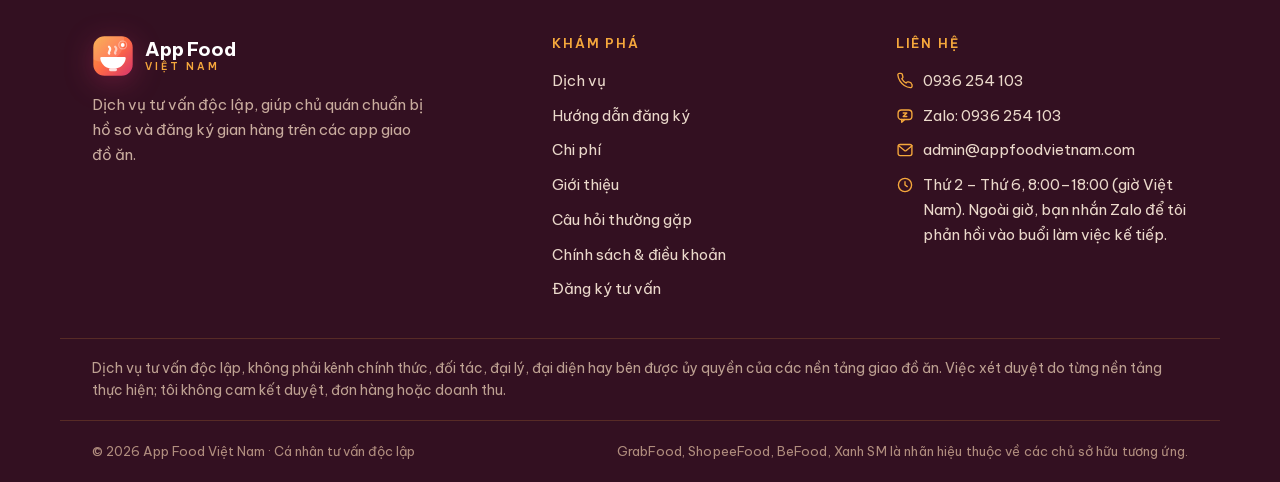
<file: huong-dan-dang-ky/befood/index.html>
<!doctype html>
<html lang="vi">
<head>
  <meta charset="utf-8">
  <!-- Google Tag Manager -->
  <script>(function(w,d,s,l,i){w[l]=w[l]||[];w[l].push({'gtm.start':
  new Date().getTime(),event:'gtm.js'});var f=d.getElementsByTagName(s)[0],
  j=d.createElement(s),dl=l!='dataLayer'?'&l='+l:'';j.async=true;j.src=
  'https://www.googletagmanager.com/gtm.js?id='+i+dl;f.parentNode.insertBefore(j,f);
  })(window,document,'script','dataLayer','GTM-K2JDBFPT');</script>
  <!-- End Google Tag Manager -->
  <meta name="google-site-verification" content="fqpDVTH3SYLtBj9AutIHvdOHtQyylVKKp6pQyJX3B4w">
  <meta name="viewport" content="width=device-width, initial-scale=1">
  <script>document.documentElement.classList.add('js');setTimeout(function(){if(!window.__afvReady)document.documentElement.classList.remove('js')},3000)</script>
  <title>Hồ sơ và cách đăng ký BeFood | App Food Việt Nam</title>
  <meta name="description" content="Xem cách đăng ký BeFood, giấy tờ chủ quán cần đối chiếu và các khoản phí cần kiểm tra trước khi gửi hồ sơ.">
  <meta name="theme-color" content="#FFFBF5">
  <meta property="og:type" content="website">
  <meta property="og:url" content="https://appfoodvietnam.com/huong-dan-dang-ky/befood/">
  <meta property="og:title" content="Hồ sơ và cách đăng ký BeFood | App Food Việt Nam">
  <meta property="og:description" content="Xem cách đăng ký BeFood, giấy tờ chủ quán cần đối chiếu và các khoản phí cần kiểm tra trước khi gửi hồ sơ.">
  <meta property="og:image" content="https://appfoodvietnam.com/assets/img/og-cover.jpg">
  <meta property="og:image:width" content="1200">
  <meta property="og:image:height" content="630">
  <meta property="og:image:alt" content="App Food Việt Nam: hỗ trợ chủ quán chuẩn bị hồ sơ mở gian hàng trên app giao đồ ăn">
  <meta property="og:locale" content="vi_VN">
  <meta property="og:site_name" content="App Food Việt Nam">
  <meta name="twitter:card" content="summary_large_image">
  <meta name="twitter:title" content="Hồ sơ và cách đăng ký BeFood | App Food Việt Nam">
  <meta name="twitter:description" content="Xem cách đăng ký BeFood, giấy tờ chủ quán cần đối chiếu và các khoản phí cần kiểm tra trước khi gửi hồ sơ.">
  <meta name="twitter:image" content="https://appfoodvietnam.com/assets/img/og-cover.jpg">
  <link rel="icon" type="image/svg+xml" href="/favicon.svg">
  <link rel="canonical" href="https://appfoodvietnam.com/huong-dan-dang-ky/befood/">
  <link rel="preload" href="/assets/fonts/be-vietnam-pro-400-vietnamese.woff2" as="font" type="font/woff2" crossorigin>
  <link rel="preload" href="/assets/fonts/be-vietnam-pro-400-latin.woff2" as="font" type="font/woff2" crossorigin>
  <link rel="preload" href="/assets/fonts/be-vietnam-pro-700-latin.woff2" as="font" type="font/woff2" crossorigin>
  <link rel="preload" href="/assets/fonts/be-vietnam-pro-700-vietnamese.woff2" as="font" type="font/woff2" crossorigin>
  <link rel="stylesheet" href="/assets/css/style.css?v=05a">
  <style>
    /* Page-scoped: dùng chung cho /huong-dan-dang-ky/ và 4 trang hướng dẫn theo app, không đụng assets/css/style.css */
    /* Checklist 5 nhóm: 3+2 (hàng 2 căn giữa có chủ đích) thay vì 4+1 */
    .checklist-grid { display: flex; flex-wrap: wrap; justify-content: center; gap: clamp(16px, 2.6vw, 26px); }
    .checklist-grid > * { flex: 1 1 260px; max-width: calc((100% - 2 * clamp(16px, 2.6vw, 26px)) / 3); }
    @media (max-width: 900px) { .checklist-grid > * { max-width: calc((100% - clamp(16px, 2.6vw, 26px)) / 2); } }
    @media (max-width: 640px) { .checklist-grid > * { max-width: none; } }
    .guide-toc { padding-top: 8px; margin-bottom: 28px; }
    .guide-toc p { font-size: .9375rem; color: var(--muc-2); }
    .guide-toc a { display: inline-block; padding: 6px 0; font-weight: 600; }
    .guide-note { max-width: 760px; margin-top: 28px; color: var(--muc-2); }
    /* Trang đọc dài: mọi khối cùng trục trái với tiêu đề section */
    .prose { margin-inline: 0; }
    .guide-split { align-items: center; margin-bottom: clamp(32px, 4vw, 48px); }
    .guide-split .section-head { margin-bottom: 0; }
    #loi-thuong-gap .guide-split { margin-bottom: 0; }
    #loi-thuong-gap .prose { margin-top: 24px; }
    .guide-box {
      margin-top: clamp(28px, 4vw, 44px); padding: clamp(22px, 3vw, 34px);
      background: var(--the); border: 1.5px solid var(--vien); border-radius: var(--bo-goc-lon);
      display: grid; gap: 14px;
    }
    .guide-box > p { color: var(--muc-2); font-size: .9688rem; max-width: 760px; }
    .type-grid { display: grid; grid-template-columns: repeat(3, 1fr); gap: 16px; margin-top: 4px; }
    .type-grid > div { padding: 18px 18px 16px; border-radius: 18px; background: var(--nen); border: 1px solid var(--vien); }
    .type-grid h4 { font-family: var(--font-display); font-size: 1.0625rem; margin-bottom: 10px; color: var(--man-dam); }
    .guide-box ul { list-style: none; padding: 0; display: grid; gap: 8px; }
    .guide-box li { display: flex; gap: 9px; align-items: flex-start; font-size: .9375rem; color: var(--muc-2); line-height: 1.5; }
    .guide-box li svg { width: 17px; height: 17px; flex: none; color: var(--man); margin-top: 3px; }
    .channel-list li strong { color: var(--muc); }
    @media (max-width: 900px) { .type-grid { grid-template-columns: 1fr; } }
    .guide-timeline { position: relative; max-width: 680px; margin-inline: 0; display: grid; gap: 26px; }
    .guide-timeline-item { position: relative; display: grid; grid-template-columns: 44px 1fr; gap: 16px; align-items: start; }
    .guide-timeline-item:not(:last-child)::before {
      content: ""; position: absolute; left: 21px; top: 44px; bottom: -26px; width: 2px;
      background: var(--vien-2);
    }
    .guide-timeline-num {
      position: relative; z-index: 1; width: 44px; height: 44px; border-radius: 50%; flex: none;
      display: flex; align-items: center; justify-content: center;
      background: var(--grad-brand); color: #fff;
      font-family: var(--font-display); font-weight: 800; font-size: 1.0625rem;
      box-shadow: var(--bong-mem);
    }
    .guide-timeline-item h3 { font-size: 1.0313rem; margin: 0 0 4px; color: var(--muc); }
    .guide-timeline-item p { margin: 0; color: var(--muc-2); font-size: .9375rem; }
    .fee-grid { display: grid; grid-template-columns: repeat(2, 1fr); gap: clamp(16px, 2.6vw, 26px); }
    @media (max-width: 640px) { .fee-grid { grid-template-columns: 1fr; } }
    .guide-disclaimer { display: flex; gap: 14px; align-items: flex-start; }
    .guide-disclaimer svg { width: 26px; height: 26px; flex: none; color: var(--dong); margin-top: 2px; }
    .guide-disclaimer p { margin: 0; }
    .guide-sources cite, .channel-list span, .compare-table td { overflow-wrap: anywhere; }
  </style>
  <script type="application/ld+json">
  {
    "@context": "https://schema.org",
    "@type": "WebPage",
    "@id": "https://appfoodvietnam.com/huong-dan-dang-ky/befood/#webpage",
    "url": "https://appfoodvietnam.com/huong-dan-dang-ky/befood/",
    "name": "Hồ sơ và cách đăng ký BeFood | App Food Việt Nam",
    "description": "Xem cách đăng ký BeFood, giấy tờ chủ quán cần đối chiếu và các khoản phí cần kiểm tra trước khi gửi hồ sơ.",
    "inLanguage": "vi",
    "isPartOf": {
      "@id": "https://appfoodvietnam.com/#website"
    },
    "about": {
      "@id": "https://appfoodvietnam.com/#org"
    },
    "dateModified": "2026-11-20",
    "publisher": {
      "@type": "ProfessionalService",
      "@id": "https://appfoodvietnam.com/#org",
      "name": "App Food Việt Nam",
      "url": "https://appfoodvietnam.com/"
    }
  }
  </script>
  <script type="application/ld+json">
  {
    "@context": "https://schema.org",
    "@type": "BreadcrumbList",
    "itemListElement": [
      {
        "@type": "ListItem",
        "position": 1,
        "name": "Trang chủ",
        "item": "https://appfoodvietnam.com/"
      },
      {
        "@type": "ListItem",
        "position": 2,
        "name": "Hướng dẫn đăng ký",
        "item": "https://appfoodvietnam.com/huong-dan-dang-ky/"
      },
      {
        "@type": "ListItem",
        "position": 3,
        "name": "Hồ sơ đăng ký BeFood",
        "item": "https://appfoodvietnam.com/huong-dan-dang-ky/befood/"
      }
    ]
  }
  </script>
</head>
<body>
<!-- Google Tag Manager (noscript) -->
<noscript><iframe src="https://www.googletagmanager.com/ns.html?id=GTM-K2JDBFPT"
height="0" width="0" style="display:none;visibility:hidden"></iframe></noscript>
<!-- End Google Tag Manager (noscript) -->

<header class="site-header">
  <div class="container header-inner">
    <a class="logo" href="/" aria-label="App Food Việt Nam: về trang chủ">
      <svg class="logo-mark" viewBox="0 0 64 64" aria-hidden="true"><defs><linearGradient id="gvh" x1="0" y1="0" x2="1" y2="1"><stop offset="0" stop-color="#F6A83C"/><stop offset=".5" stop-color="#FF6B45"/><stop offset="1" stop-color="#D6336C"/></linearGradient><clipPath id="gvhc"><rect x="2" y="2" width="60" height="60" rx="17"/></clipPath></defs><rect x="2" y="2" width="60" height="60" rx="17" fill="url(#gvh)"/><g clip-path="url(#gvhc)"><circle cx="17" cy="9" r="32" fill="#fff" opacity=".13"/></g><path d="M26.2 28.4c-1.9-2.3 1.5-4.1 1.5-6.9 0-1.9-1.1-3-1.8-3.7" stroke="#fff" stroke-width="3.4" stroke-linecap="round" fill="none" opacity=".92"/><path d="M35.6 28.4c-1.9-2.3 1.5-4.1 1.5-6.9 0-1.9-1.1-3-1.8-3.7" stroke="#fff" stroke-width="3.4" stroke-linecap="round" fill="none" opacity=".6"/><circle cx="46.8" cy="15.2" r="2.9" fill="#fff"/><circle cx="46.8" cy="15.2" r="6" stroke="#fff" stroke-width="1.7" fill="none" opacity=".4"/><path d="M14.6 33.5h34.8a2 2 0 0 1 2 2.2c-1 8.9-9.2 15.8-19.4 15.8s-18.4-6.9-19.4-15.8a2 2 0 0 1 2-2.2z" fill="#fff"/><path d="M26 51.4h12v1a2.8 2.8 0 0 1-2.8 2.8h-6.4A2.8 2.8 0 0 1 26 52.4z" fill="#fff" opacity=".8"/></svg>
      <span class="logo-text">App Food <small>Việt Nam</small></span>
    </a>
    <nav class="main-nav" aria-label="Điều hướng chính">
      <a href="/dich-vu/">Dịch vụ</a>
      <a href="/huong-dan-dang-ky/">Hướng dẫn</a>
      <a href="/bao-gia/">Chi phí</a>
      <a href="/gioi-thieu/">Giới thiệu</a>
      <a href="/cau-hoi-thuong-gap/">Hỏi đáp</a>
      <a href="/lien-he/">Liên hệ</a>
    </nav>
    <a class="btn btn-primary header-cta" href="/dang-ky/?app=befood">Đăng ký tư vấn</a>
    <button class="nav-toggle" aria-expanded="false" aria-label="Mở hoặc đóng menu">
      <svg class="icon-menu" viewBox="0 0 24 24" fill="none" stroke="currentColor" stroke-width="1.8" stroke-linecap="round" aria-hidden="true"><path d="M3.6 7h16.8"/><path d="M3.6 12h16.8"/><path d="M3.6 17h10.8"/></svg>
      <svg class="icon-close" viewBox="0 0 24 24" fill="none" stroke="currentColor" stroke-width="1.8" stroke-linecap="round" aria-hidden="true"><path d="M6 6l12 12"/><path d="M18 6L6 18"/></svg>
    </button>
  </div>
</header>

<main>
  <section class="page-hero">
    <div class="hero-bg" aria-hidden="true">
      <span class="blob blob-1"></span>
      <span class="blob blob-2"></span>
    </div>
    <div class="container">
      <span class="eyebrow hero-enter">Hướng dẫn BeFood</span>
      <h1 class="hero-enter-2">Hồ sơ và cách đăng&nbsp;ký BeFood <span class="grad-text">cho chủ&nbsp;quán</span></h1>
      <p class="lead hero-enter-3">Quy trình đăng ký BeFood cho quán ăn gồm 4 bước theo công bố của nền tảng: điền biểu mẫu để được tư vấn, tải ứng dụng đối tác, xác nhận hồ sơ kèm ký hợp đồng trực tuyến và chờ duyệt kích hoạt. Trước khi gửi, chủ quán nên chuẩn bị giấy tờ đăng ký kinh doanh, giấy tờ tùy thân, ảnh mặt tiền có bảng hiệu và thực đơn kèm ảnh món, vì thông tin người đại diện chưa khớp với giấy tờ có thể khiến bạn phải sửa hoặc bổ sung hồ sơ nhiều lần.</p>
      <div class="hero-actions hero-enter-3">
        <a class="btn btn-primary btn-lg" href="/dang-ky/?app=befood">
          Nhận tư vấn &amp; rà soát hồ sơ BeFood
          <svg viewBox="0 0 24 24" fill="none" stroke="currentColor" stroke-width="1.8" stroke-linecap="round" stroke-linejoin="round" aria-hidden="true"><path d="M4 12h15.4"/><path d="M13.6 6.2l5.8 5.8-5.8 5.8"/></svg>
        </a>
        <a class="btn btn-ghost btn-lg" href="/huong-dan-dang-ky/">Xem hướng dẫn chung</a>
      </div>
      <p class="guide-note hero-enter-3">Tôi tư vấn độc lập và giúp bạn rà soát giấy tờ, ảnh quán và bảng giá thực đơn trước khi gửi để hạn chế phải bổ sung hồ sơ nhiều lần (không phải kênh chính thức, đại lý hay đối tác của BeFood; nền tảng tự xét duyệt hồ sơ). Khi để lại thông tin, bạn chưa cần gửi giấy tờ ngay; tôi sẽ gọi để trao đổi về tình trạng quán và báo rõ phí tư vấn trước khi bạn quyết định. Dù có nhận tư vấn hay không, bạn vẫn tự nộp hồ sơ đứng tên mình trực tiếp qua kênh của BeFood.</p>
    </div>
  </section>

  <nav class="container guide-toc" aria-label="Nội dung hướng dẫn BeFood">
    <p>Xem nhanh: <a href="#kenh-dang-ky">Đăng ký ở đâu</a> · <a href="#giay-to">Giấy tờ</a> · <a href="#quy-trinh">Quy trình</a> · <a href="#phi-thoi-gian">Phí và thời gian</a> · <a href="#luu-y">Lưu ý riêng</a></p>
  </nav>

  <!-- ============ KÊNH ĐĂNG KÝ ============ -->
  <section class="section" id="kenh-dang-ky" style="padding-top: 8px;">
    <div class="container">
      <div class="section-head reveal">
        <span class="eyebrow">Kênh chính thức</span>
        <h2>Đăng&nbsp;ký BeFood ở đâu?</h2>
        <p class="lead">Be nhận đăng ký nhà hàng qua biểu mẫu trên website. Sau khi được tư vấn, quán dùng ứng dụng beMerchant để ký hợp đồng và quản lý gian hàng.</p>
      </div>
      <div class="guide-box reveal">
        <ul class="channel-list"><li><svg viewBox="0 0 24 24" fill="none" stroke="currentColor" stroke-width="1.8" stroke-linecap="round" stroke-linejoin="round" aria-hidden="true"><path d="M4.6 12.6l4.8 4.8L19.4 7"/></svg><span><strong>Biểu mẫu đăng ký:</strong> trang đăng ký nhà hàng chính thức trên website của nền tảng be. Biểu mẫu cho chọn doanh nghiệp, hộ kinh doanh hoặc cá nhân kinh doanh, và hiện ghi khu vực Hà Nội, TP.HCM.</span></li><li><svg viewBox="0 0 24 24" fill="none" stroke="currentColor" stroke-width="1.8" stroke-linecap="round" stroke-linejoin="round" aria-hidden="true"><path d="M4.6 12.6l4.8 4.8L19.4 7"/></svg><span><strong>Ứng dụng beMerchant:</strong> tải về sau khi gửi biểu mẫu; hợp đồng ký trực tuyến trong ứng dụng.</span></li><li><svg viewBox="0 0 24 24" fill="none" stroke="currentColor" stroke-width="1.8" stroke-linecap="round" stroke-linejoin="round" aria-hidden="true"><path d="M4.6 12.6l4.8 4.8L19.4 7"/></svg><span><strong>Hotline:</strong> 1900 232345 theo trang đăng ký nhà hàng. Quán đã là đối tác dùng số 1900 232359.</span></li><li><svg viewBox="0 0 24 24" fill="none" stroke="currentColor" stroke-width="1.8" stroke-linecap="round" stroke-linejoin="round" aria-hidden="true"><path d="M4.6 12.6l4.8 4.8L19.4 7"/></svg><span><strong>Theo dõi email:</strong> be đề nghị nhập đúng email và kiểm tra cả hộp thư rác để không lỡ phản hồi.</span></li></ul>
      </div>
    </div>
  </section>

  <!-- ============ GIẤY TỜ ============ -->
  <section class="section section-alt" id="giay-to">
    <div class="container">
      <div class="section-head reveal">
        <span class="eyebrow">Hồ sơ cần có</span>
        <h2>Đăng&nbsp;ký BeFood cần chuẩn&nbsp;bị giấy&nbsp;tờ gì?</h2>
        <p class="lead">Be liệt kê 5 nhóm giấy tờ, không chia riêng theo loại hình. Với cá nhân kinh doanh chưa có giấy đăng ký kinh doanh, hãy hỏi lại khi be liên hệ tư vấn.</p>
      </div>
        <div class="table-wrap reveal" style="margin-top: 24px;">
          <table class="compare-table">
            <caption>Bảng tham khảo giấy tờ đăng ký nhà hàng BeFood, tổng hợp từ trang đăng ký nhà hàng của be</caption>
            <thead>
              <tr><th scope="col">Giấy tờ</th><th scope="col">Theo trang của be (Tham khảo)</th><th scope="col">Gợi ý khi chuẩn bị</th></tr>
            </thead>
            <tbody>
              <tr>
                <th scope="row">Giấy đăng ký kinh doanh</th>
                <td>Giấy chứng nhận đăng ký kinh doanh</td>
                <td>Tên và địa chỉ trên giấy nên khớp với bảng hiệu</td>
              </tr>
              <tr>
                <th scope="row">Giấy ủy quyền</th>
                <td>Giấy ủy quyền cho người đại diện ký hợp đồng</td>
                <td>Cần khi người ký không phải người đứng tên trên giấy đăng ký</td>
              </tr>
              <tr>
                <th scope="row">Giấy tờ tùy thân</th>
                <td>Giấy tờ tùy thân còn hiệu lực của người đại diện theo yêu cầu của nền tảng (thẻ căn cước/CCCD hoặc hộ chiếu, ảnh chụp bản gốc)</td>
                <td>Chụp đủ sáng, rõ 4 góc, không lóa</td>
              </tr>
              <tr>
                <th scope="row">Ảnh mặt tiền</th>
                <td>Ảnh mặt tiền nhà hàng thấy rõ bảng hiệu và địa chỉ</td>
                <td>Chụp ban ngày, thấy rõ số nhà</td>
              </tr>
              <tr>
                <th scope="row">Thực đơn</th>
                <td>Thực đơn và hình ảnh món ăn</td>
                <td>Ghi đủ giá từng món, ảnh món rõ nét</td>
              </tr>
            </tbody>
          </table>
        </div>
      <p class="guide-note">Trang đăng ký của be không nêu giấy chứng nhận an toàn thực phẩm trong danh mục. Hãy đối chiếu loại giấy tờ tùy thân được chấp nhận cho hồ sơ của quán trên kênh đăng ký của nền tảng trước khi gửi.</p>
      <div class="guide-box reveal">
        <h3>3 điểm dễ phải bổ&nbsp;sung khi tự&nbsp;nộp và cách tôi hỗ&nbsp;trợ rà&nbsp;soát trước khi gửi</h3>
        <ul class="channel-list">
          <li><svg viewBox="0 0 24 24" fill="none" stroke="currentColor" stroke-width="1.8" stroke-linecap="round" stroke-linejoin="round" aria-hidden="true"><path d="M4.6 12.6l4.8 4.8L19.4 7"/></svg><span><strong>Thông tin người đăng ký và thông tin quán:</strong> tôi đối chiếu tên quán, địa chỉ và thông tin người đứng tên trên biểu mẫu để thống nhất với giấy tờ tương ứng.</span></li>
          <li><svg viewBox="0 0 24 24" fill="none" stroke="currentColor" stroke-width="1.8" stroke-linecap="round" stroke-linejoin="round" aria-hidden="true"><path d="M4.6 12.6l4.8 4.8L19.4 7"/></svg><span><strong>Giấy tờ và ảnh chụp mặt tiền, bảng hiệu:</strong> tôi kiểm tra các mục cần chuẩn bị theo loại hồ sơ của quán và xem ảnh chụp đã đủ rõ để đọc thông tin cần thiết hay chưa.</span></li>
          <li><svg viewBox="0 0 24 24" fill="none" stroke="currentColor" stroke-width="1.8" stroke-linecap="round" stroke-linejoin="round" aria-hidden="true"><path d="M4.6 12.6l4.8 4.8L19.4 7"/></svg><span><strong>Thực đơn, ảnh món và bảng giá:</strong> tôi cùng bạn rà soát tên món, ảnh món và tính toán giá bán có cân đối mức chiết khấu nền tảng trước khi bạn tự gửi hồ sơ.</span></li>
        </ul>
      </div>
    </div>
  </section>

  <!-- ============ QUY TRÌNH ============ -->
  <section class="section" id="quy-trinh">
    <div class="container">
      <div class="section-head reveal">
        <span class="eyebrow">Các bước</span>
        <h2>Quy&nbsp;trình đăng&nbsp;ký BeFood gồm mấy bước?</h2>
        <p class="lead">Be mô tả 4 bước, toàn bộ hợp đồng ký trực tuyến trong ứng dụng beMerchant, không dùng hợp đồng giấy.</p>
      </div>
      <ol class="guide-timeline reveal" role="list">
        <li class="guide-timeline-item">
          <span class="guide-timeline-num" aria-hidden="true">1</span>
          <div>
            <h3>Điền biểu mẫu để được tư vấn</h3>
            <p>Gửi thông tin quán, loại hình kinh doanh và khu vực trên trang đăng ký nhà hàng.</p>
          </div>
        </li>
        <li class="guide-timeline-item">
          <span class="guide-timeline-num" aria-hidden="true">2</span>
          <div>
            <h3>Tải ứng dụng beMerchant</h3>
            <p>Cài ứng dụng để chuẩn bị ký hợp đồng và quản lý gian hàng.</p>
          </div>
        </li>
        <li class="guide-timeline-item">
          <span class="guide-timeline-num" aria-hidden="true">3</span>
          <div>
            <h3>Be xác nhận hồ sơ và ký hợp đồng</h3>
            <p>Be kiểm tra giấy tờ rồi gửi hợp đồng ký trực tuyến trong ứng dụng.</p>
          </div>
        </li>
        <li class="guide-timeline-item">
          <span class="guide-timeline-num" aria-hidden="true">4</span>
          <div>
            <h3>Chờ duyệt và kích hoạt</h3>
            <p>Be duyệt hồ sơ trong 5 ngày làm việc; tài khoản beMerchant được gửi qua email khi kích hoạt.</p>
          </div>
        </li>
      </ol>
      <p class="guide-note">Sau khi hồ sơ đầy đủ, trang đăng ký ghi gian hàng lên app trong 1 đến 5 ngày làm việc; trang đăng ký nhanh ghi 1 đến 3 ngày làm việc.</p>
    </div>
  </section>

  <!-- ============ PHÍ VÀ THỜI GIAN ============ -->
  <section class="section section-alt" id="phi-thoi-gian">
    <div class="container">
      <div class="section-head reveal">
        <span class="eyebrow">Phí nền tảng và thời gian</span>
        <h2>Đăng&nbsp;ký BeFood mất phí gì và bao lâu?</h2>
        <p class="lead">Be không thu phí đăng ký. Gian hàng chỉ chia sẻ doanh thu khi có đơn, với phí dịch vụ tiêu chuẩn 20%.</p>
      </div>
        <div class="table-wrap reveal" style="margin-top: 24px;">
          <table class="compare-table">
            <caption>Bảng tham khảo phí và thời gian đăng ký BeFood theo các trang đăng ký nhà hàng của be</caption>
            <thead>
              <tr><th scope="col">Hạng mục</th><th scope="col">Thông tin be công bố (Tham khảo)</th><th scope="col">Lưu ý</th></tr>
            </thead>
            <tbody>
              <tr>
                <th scope="row">Phí đăng ký</th>
                <td>Không thu</td>
                <td></td>
              </tr>
              <tr>
                <th scope="row">Phí dịch vụ</th>
                <td>Tiêu chuẩn 20%, chỉ tính khi có đơn hàng</td>
                <td>Trang chính ghi mức phí thay đổi theo quy mô quán; hỏi hotline để biết mức áp dụng</td>
              </tr>
              <tr>
                <th scope="row">Ưu đãi quán mới</th>
                <td>Không thu phí dịch vụ tháng đầu và phí kích hoạt, tùy chương trình lúc đăng ký; hiển thị trong mục "Quán mới đổ bộ" 21 ngày</td>
                <td>Hỏi rõ chương trình đang chạy khi được tư vấn</td>
              </tr>
              <tr>
                <th scope="row">Duyệt hồ sơ</th>
                <td>5 ngày làm việc</td>
                <td></td>
              </tr>
              <tr>
                <th scope="row">Lên app</th>
                <td>1 đến 5 ngày làm việc sau khi đủ hồ sơ</td>
                <td>Một trang khác của be ghi 1 đến 3 ngày làm việc</td>
              </tr>
              <tr>
                <th scope="row">Nhận tiền</th>
                <td>Đối soát theo chu kỳ tuần, rút về ngân hàng trong ngày qua ứng dụng</td>
                <td>Be không bắt buộc mua máy in đơn hàng</td>
              </tr>
            </tbody>
          </table>
        </div>
      <p class="guide-note">Đây là phí của BeFood, không phải phí tư vấn. Tôi không thu hộ bất kỳ khoản phí nào của nền tảng. Phí tư vấn xem tại <a href="/bao-gia/">trang chi phí</a>.</p>
    </div>
  </section>

  <!-- ============ LƯU Ý RIÊNG ============ -->
  <section class="section" id="luu-y">
    <div class="container">
      <div class="section-head reveal">
        <span class="eyebrow">Trước khi gửi</span>
        <h2>Lưu&nbsp;ý riêng khi đăng&nbsp;ký BeFood</h2>
      </div>
      <div class="prose reveal">
        <ul>
          <li>Hợp đồng ký 100% trực tuyến trong ứng dụng beMerchant. Hãy cài ứng dụng và đăng nhập được trước khi be gửi hợp đồng.</li>
          <li>Nếu người ký không phải người đứng tên trên giấy đăng ký kinh doanh, cần giấy ủy quyền. Chuẩn bị sẵn để không phải dừng ở bước ký.</li>
          <li>Mức phí 20% là mức tiêu chuẩn be công bố; trang chính ghi mức phí có thể khác theo quy mô quán. Hỏi rõ mức áp dụng cho quán trước khi ký.</li>
          <li>Biểu mẫu hiện chỉ ghi khu vực Hà Nội và TP.HCM. Quán ở tỉnh khác nên gọi hotline để hỏi khu vực đang nhận.</li>
        </ul>
        <p>Chuẩn bị kỹ giúp hạn chế phải bổ sung hồ sơ, nhưng không bảo đảm được duyệt, có đơn hay có doanh thu. Quyết định cuối cùng thuộc về BeFood.</p>
      </div>
    </div>
  </section>

  <!-- ============ CTA ============ -->
  <section class="section section-alt" id="tu-van">
    <div class="container">
      <div class="cta-banner reveal">
        <h2>Cần người rà hồ&nbsp;sơ BeFood trước khi gửi?</h2>
        <p>Tôi tư vấn độc lập và giúp bạn rà soát giấy tờ, ảnh quán và bảng giá thực đơn trước khi gửi để hạn chế phải bổ sung hồ sơ nhiều lần. Khi để lại thông tin, bạn chưa cần gửi giấy tờ ngay; tôi sẽ gọi để trao đổi về tình trạng quán và báo rõ phí tư vấn trước khi bạn quyết định. Dù có nhận tư vấn hay không, bạn vẫn tự nộp hồ sơ đứng tên mình trực tiếp qua kênh của BeFood.</p>
        <a class="btn btn-primary btn-lg" href="/dang-ky/?app=befood">
          Nhận tư vấn &amp; rà soát hồ sơ BeFood
          <svg viewBox="0 0 24 24" fill="none" stroke="currentColor" stroke-width="1.8" stroke-linecap="round" stroke-linejoin="round" aria-hidden="true"><path d="M4 12h15.4"/><path d="M13.6 6.2l5.8 5.8-5.8 5.8"/></svg>
        </a>
      </div>
      <p class="guide-note">Xem thêm: <a href="/huong-dan-dang-ky/">hướng dẫn chung cho mọi app</a>, <a href="/dich-vu/">phạm vi hỗ trợ</a>, <a href="/bao-gia/">chi phí tư vấn</a>. Hướng dẫn cho app khác: <a href="/huong-dan-dang-ky/grabfood/">GrabFood</a>, <a href="/huong-dan-dang-ky/shopeefood/">ShopeeFood</a>, <a href="/huong-dan-dang-ky/xanh-sm-ngon/">Xanh SM Ngon</a>.</p>
    </div>
  </section>

  <!-- ============ NGUỒN VÀ MIỄN TRỪ ============ -->
  <section class="section" style="padding-top: 0;">
    <div class="container">
      <div class="prose guide-disclaimer reveal">
        <svg viewBox="0 0 24 24" fill="none" stroke="currentColor" stroke-width="1.8" stroke-linecap="round" stroke-linejoin="round" aria-hidden="true"><path d="M12 2.6l7.4 2.9v5.1c0 4.5-3 8.6-7.4 10.8C7.6 19.2 4.6 15.1 4.6 10.6V5.5z"/><path d="M8.8 11.8l2.3 2.3 4.3-4.6"/></svg>
        <p>App Food Việt Nam là dịch vụ tư vấn độc lập, không phải kênh chính thức, đại lý hay đối tác của BeFood. Giấy tờ, phí, thời gian xét duyệt và trạng thái gian hàng do BeFood quy định và có thể thay đổi theo thời điểm, khu vực. Nội dung đối chiếu lần cuối: <time datetime="2026-11-20">20/11/2026</time>.</p>
      </div>
      <aside class="guide-sources reveal" id="nguon-tham-khao" aria-label="Nguồn thông tin tham khảo">
        <h3>Nguồn tham khảo công khai</h3>
        <ul>
          <li>4 bước đăng ký, 5 nhóm giấy tờ, hotline, duyệt hồ sơ 5 ngày làm việc, lên app 1 đến 5 ngày, hợp đồng trực tuyến, chu kỳ thanh toán, mục "Quán mới đổ bộ": <cite>be.com.vn/dang-ky-nha-hang-befood/</cite></li>
          <li>Phí dịch vụ tiêu chuẩn 20%, ưu đãi tháng đầu, lên app 1 đến 3 ngày, không bắt buộc máy in, hotline cho đối tác hiện tại: <cite>dangkynhahang.be.com.vn</cite></li>
        </ul>
        <p class="guide-note">Tôi đọc trực tiếp các trang trên ngày <time datetime="2026-11-20">20/11/2026</time>. Hai trang của be ghi thời gian lên app khác nhau (1 đến 5 ngày và 1 đến 3 ngày làm việc); tôi ghi cả hai để bạn tự đối chiếu.</p>
      </aside>
    </div>
  </section>
</main>

<div class="floating-cta">
  <a class="fab fab-call" href="tel:0936254103" aria-label="Gọi 0936 254 103">
    <svg viewBox="0 0 24 24" fill="none" stroke="currentColor" stroke-width="1.8" stroke-linecap="round" stroke-linejoin="round" aria-hidden="true"><path d="M21.4 16.8v2.2a1.9 1.9 0 0 1-2.1 1.9 18.9 18.9 0 0 1-8.2-2.9 18.6 18.6 0 0 1-5.7-5.7A18.9 18.9 0 0 1 2.5 4a1.9 1.9 0 0 1 1.9-2.1h2.2a1.9 1.9 0 0 1 1.9 1.6c.1.9.3 1.7.6 2.5a1.9 1.9 0 0 1-.4 2l-1 1a15.2 15.2 0 0 0 5.7 5.7l1-1a1.9 1.9 0 0 1 2-.4c.8.3 1.6.5 2.5.6a1.9 1.9 0 0 1 1.6 1.9z"/></svg>
    <span class="fab-label">0936&nbsp;254&nbsp;103</span>
  </a>
  <a class="fab fab-zalo" href="https://zalo.me/0936254103" target="_blank" rel="noopener" aria-label="Nhắn Zalo cho App Food Việt Nam">
    <svg viewBox="0 0 24 24" fill="none" stroke="currentColor" stroke-width="1.8" stroke-linecap="round" stroke-linejoin="round" aria-hidden="true"><rect x="2.8" y="4" width="18.4" height="12.6" rx="4.4"/><path d="M7.6 16.6v3.8l4-3.8"/><path d="M9.6 8h4.8l-4.8 4.6h4.8"/></svg>
    <span class="fab-label">Chat Zalo</span>
  </a>
</div>

<footer class="site-footer">
  <div class="container footer-grid">
    <div class="footer-brand">
      <a class="logo" href="/" aria-label="App Food Việt Nam">
        <svg class="logo-mark" viewBox="0 0 64 64" aria-hidden="true"><defs><linearGradient id="gvf" x1="0" y1="0" x2="1" y2="1"><stop offset="0" stop-color="#F6A83C"/><stop offset=".5" stop-color="#FF6B45"/><stop offset="1" stop-color="#D6336C"/></linearGradient><clipPath id="gvfc"><rect x="2" y="2" width="60" height="60" rx="17"/></clipPath></defs><rect x="2" y="2" width="60" height="60" rx="17" fill="url(#gvf)"/><g clip-path="url(#gvfc)"><circle cx="17" cy="9" r="32" fill="#fff" opacity=".13"/></g><path d="M26.2 28.4c-1.9-2.3 1.5-4.1 1.5-6.9 0-1.9-1.1-3-1.8-3.7" stroke="#fff" stroke-width="3.4" stroke-linecap="round" fill="none" opacity=".92"/><path d="M35.6 28.4c-1.9-2.3 1.5-4.1 1.5-6.9 0-1.9-1.1-3-1.8-3.7" stroke="#fff" stroke-width="3.4" stroke-linecap="round" fill="none" opacity=".6"/><circle cx="46.8" cy="15.2" r="2.9" fill="#fff"/><circle cx="46.8" cy="15.2" r="6" stroke="#fff" stroke-width="1.7" fill="none" opacity=".4"/><path d="M14.6 33.5h34.8a2 2 0 0 1 2 2.2c-1 8.9-9.2 15.8-19.4 15.8s-18.4-6.9-19.4-15.8a2 2 0 0 1 2-2.2z" fill="#fff"/><path d="M26 51.4h12v1a2.8 2.8 0 0 1-2.8 2.8h-6.4A2.8 2.8 0 0 1 26 52.4z" fill="#fff" opacity=".8"/></svg>
        <span class="logo-text">App Food <small>Việt Nam</small></span>
      </a>
      <p>Dịch vụ tư vấn độc lập, giúp chủ quán chuẩn bị hồ sơ và đăng ký gian hàng trên các app giao đồ ăn.</p>
    </div>
    <nav class="footer-col" aria-label="Liên kết trang">
      <h3>Khám phá</h3>
      <ul>
        <li><a href="/dich-vu/">Dịch vụ</a></li>
        <li><a href="/huong-dan-dang-ky/">Hướng dẫn đăng ký</a></li>
        <li><a href="/bao-gia/">Chi phí</a></li>
        <li><a href="/gioi-thieu/">Giới thiệu</a></li>
        <li><a href="/cau-hoi-thuong-gap/">Câu hỏi thường gặp</a></li>
        <li><a href="/chinh-sach/">Chính sách &amp; điều khoản</a></li>
        <li><a href="/dang-ky/?app=befood">Đăng ký tư vấn</a></li>
      </ul>
    </nav>
    <div class="footer-col">
      <h3>Liên&nbsp;hệ</h3>
      <ul>
        <li>
          <svg viewBox="0 0 24 24" fill="none" stroke="currentColor" stroke-width="1.8" stroke-linecap="round" stroke-linejoin="round" aria-hidden="true"><path d="M21.4 16.8v2.2a1.9 1.9 0 0 1-2.1 1.9 18.9 18.9 0 0 1-8.2-2.9 18.6 18.6 0 0 1-5.7-5.7A18.9 18.9 0 0 1 2.5 4a1.9 1.9 0 0 1 1.9-2.1h2.2a1.9 1.9 0 0 1 1.9 1.6c.1.9.3 1.7.6 2.5a1.9 1.9 0 0 1-.4 2l-1 1a15.2 15.2 0 0 0 5.7 5.7l1-1a1.9 1.9 0 0 1 2-.4c.8.3 1.6.5 2.5.6a1.9 1.9 0 0 1 1.6 1.9z"/></svg>
          <a href="tel:0936254103">0936&nbsp;254&nbsp;103</a>
        </li>
        <li>
          <svg viewBox="0 0 24 24" fill="none" stroke="currentColor" stroke-width="1.8" stroke-linecap="round" stroke-linejoin="round" aria-hidden="true"><rect x="2.8" y="4" width="18.4" height="12.6" rx="4.4"/><path d="M7.6 16.6v3.8l4-3.8"/><path d="M9.6 8h4.8l-4.8 4.6h4.8"/></svg>
          <a href="https://zalo.me/0936254103" target="_blank" rel="noopener">Zalo: 0936&nbsp;254&nbsp;103</a>
        </li>
        <li>
          <svg viewBox="0 0 24 24" fill="none" stroke="currentColor" stroke-width="1.8" stroke-linecap="round" stroke-linejoin="round" aria-hidden="true"><rect x="2.8" y="4.6" width="18.4" height="14.8" rx="2.6"/><path d="M3.6 6.2l7.7 6.4a1.8 1.8 0 0 0 2.4 0l7.7-6.4"/></svg>
          <a href="mailto:admin@appfoodvietnam.com">admin@appfoodvietnam.com</a>
        </li>
        <li>
          <svg viewBox="0 0 24 24" fill="none" stroke="currentColor" stroke-width="1.8" stroke-linecap="round" stroke-linejoin="round" aria-hidden="true"><circle cx="12" cy="12" r="8.8"/><path d="M12 7.6V12l3 2.2"/></svg>
          <span>Thứ 2 – Thứ 6, 8:00–18:00 (giờ Việt Nam). Ngoài giờ, bạn nhắn Zalo để tôi phản hồi vào buổi làm việc kế tiếp.</span>
        </li>
      </ul>
    </div>
  </div>
  <div class="container footer-disclosure">
    Dịch vụ tư vấn độc lập, không phải kênh chính thức, đối tác, đại lý, đại diện hay bên được ủy quyền của các nền tảng giao đồ ăn. Việc xét duyệt do từng nền tảng thực hiện; tôi không cam kết duyệt, đơn hàng hoặc doanh thu.
  </div>
  <div class="container footer-bottom">
    <span>© 2026 App Food Việt Nam · Cá nhân tư vấn độc lập</span>
    <span class="brands">GrabFood, ShopeeFood, BeFood, Xanh SM là nhãn hiệu thuộc về các chủ sở hữu tương ứng.</span>
  </div>
</footer>

<div class="mobile-menu-overlay" id="mobileMenu" role="dialog" aria-modal="true" aria-label="Menu điều hướng" hidden>
  <button class="mobile-menu-close" aria-label="Đóng menu">
    <svg viewBox="0 0 24 24" fill="none" stroke="currentColor" stroke-width="1.8" stroke-linecap="round" aria-hidden="true"><path d="M6 6l12 12"/><path d="M18 6L6 18"/></svg>
  </button>
  <nav class="mobile-menu-nav" aria-label="Điều hướng chính (di động)">
    <a href="/">Trang chủ</a>
    <a href="/dich-vu/">Dịch vụ</a>
    <a href="/huong-dan-dang-ky/">Hướng dẫn đăng ký</a>
    <a href="/bao-gia/">Chi phí</a>
    <a href="/gioi-thieu/">Giới thiệu</a>
    <a href="/cau-hoi-thuong-gap/">Hỏi đáp</a>
    <a href="/lien-he/">Liên hệ</a>
    <a class="btn btn-primary" href="/dang-ky/?app=befood">Đăng ký tư vấn</a>
    <a class="menu-call" href="tel:0936254103">Gọi 0936&nbsp;254&nbsp;103</a>
  </nav>
</div>

<script src="/assets/js/main.js?v=05a" defer></script>
</body>
</html>
</file>
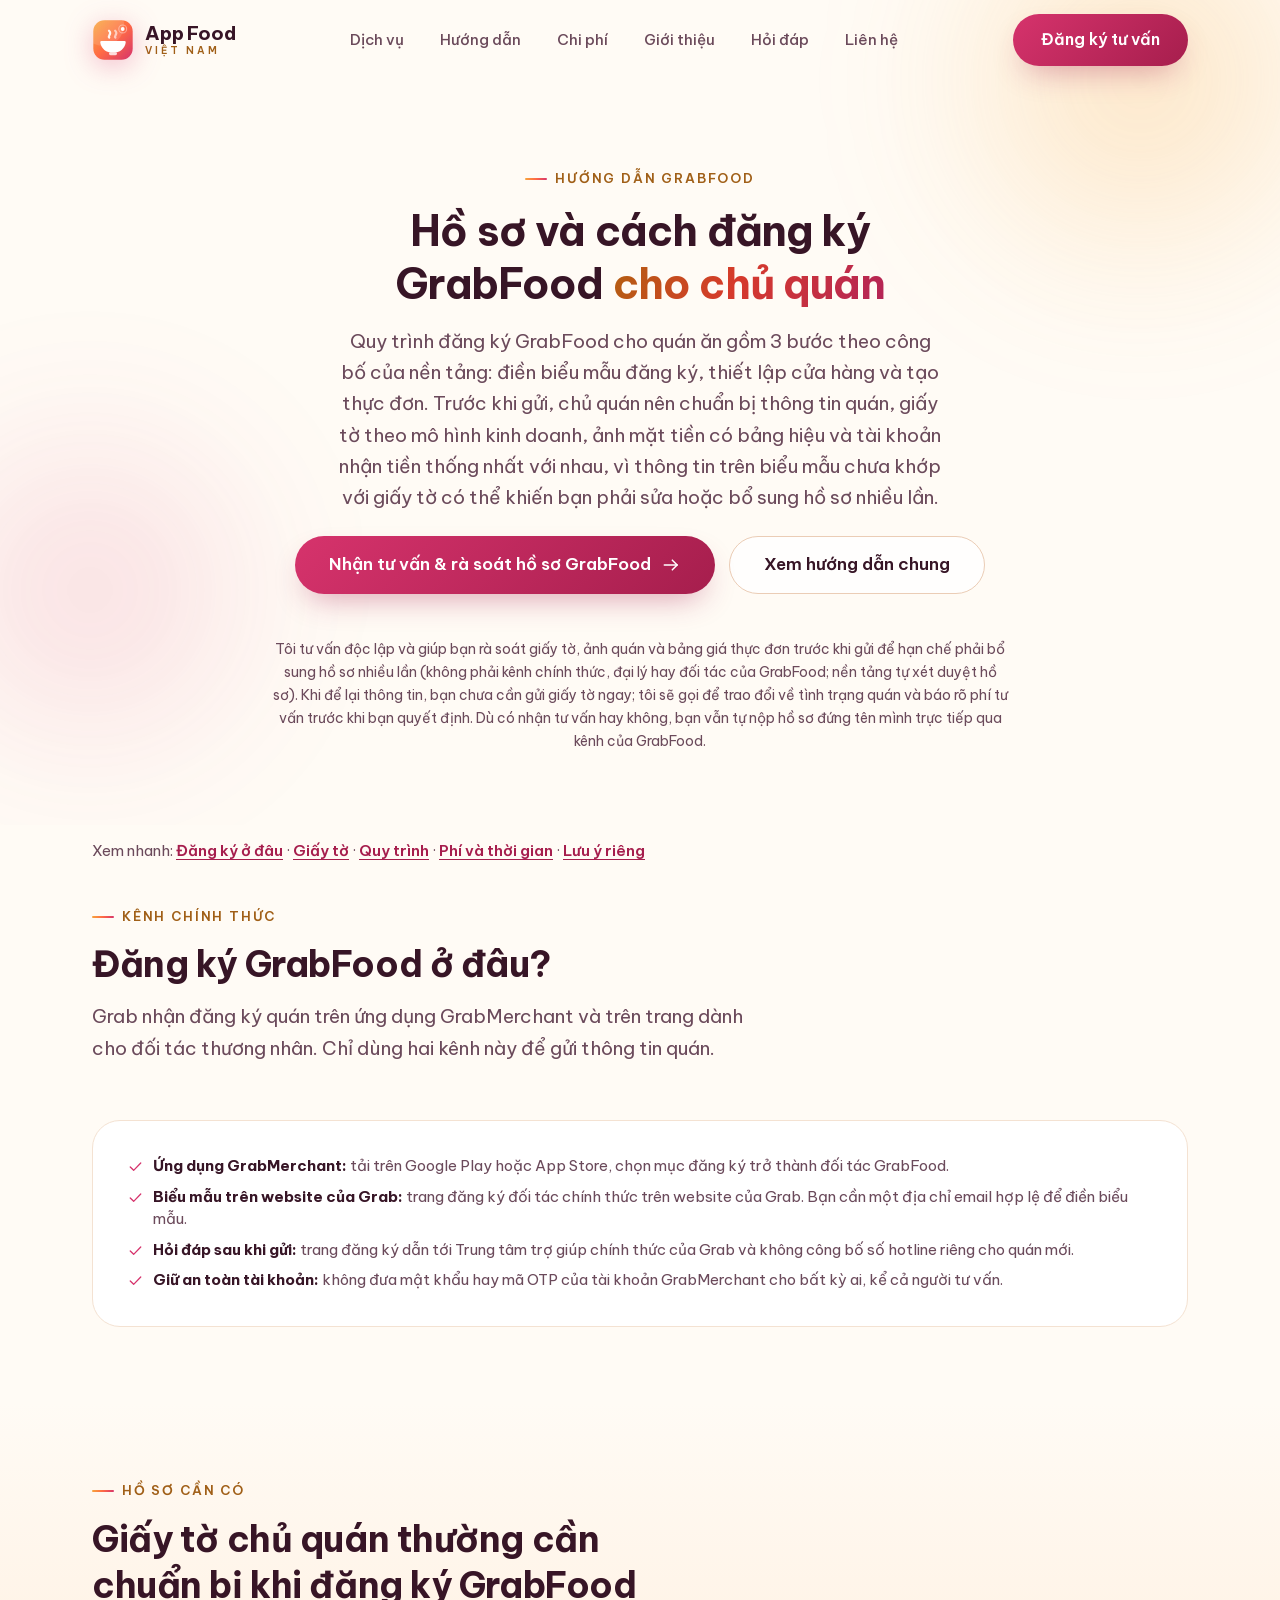
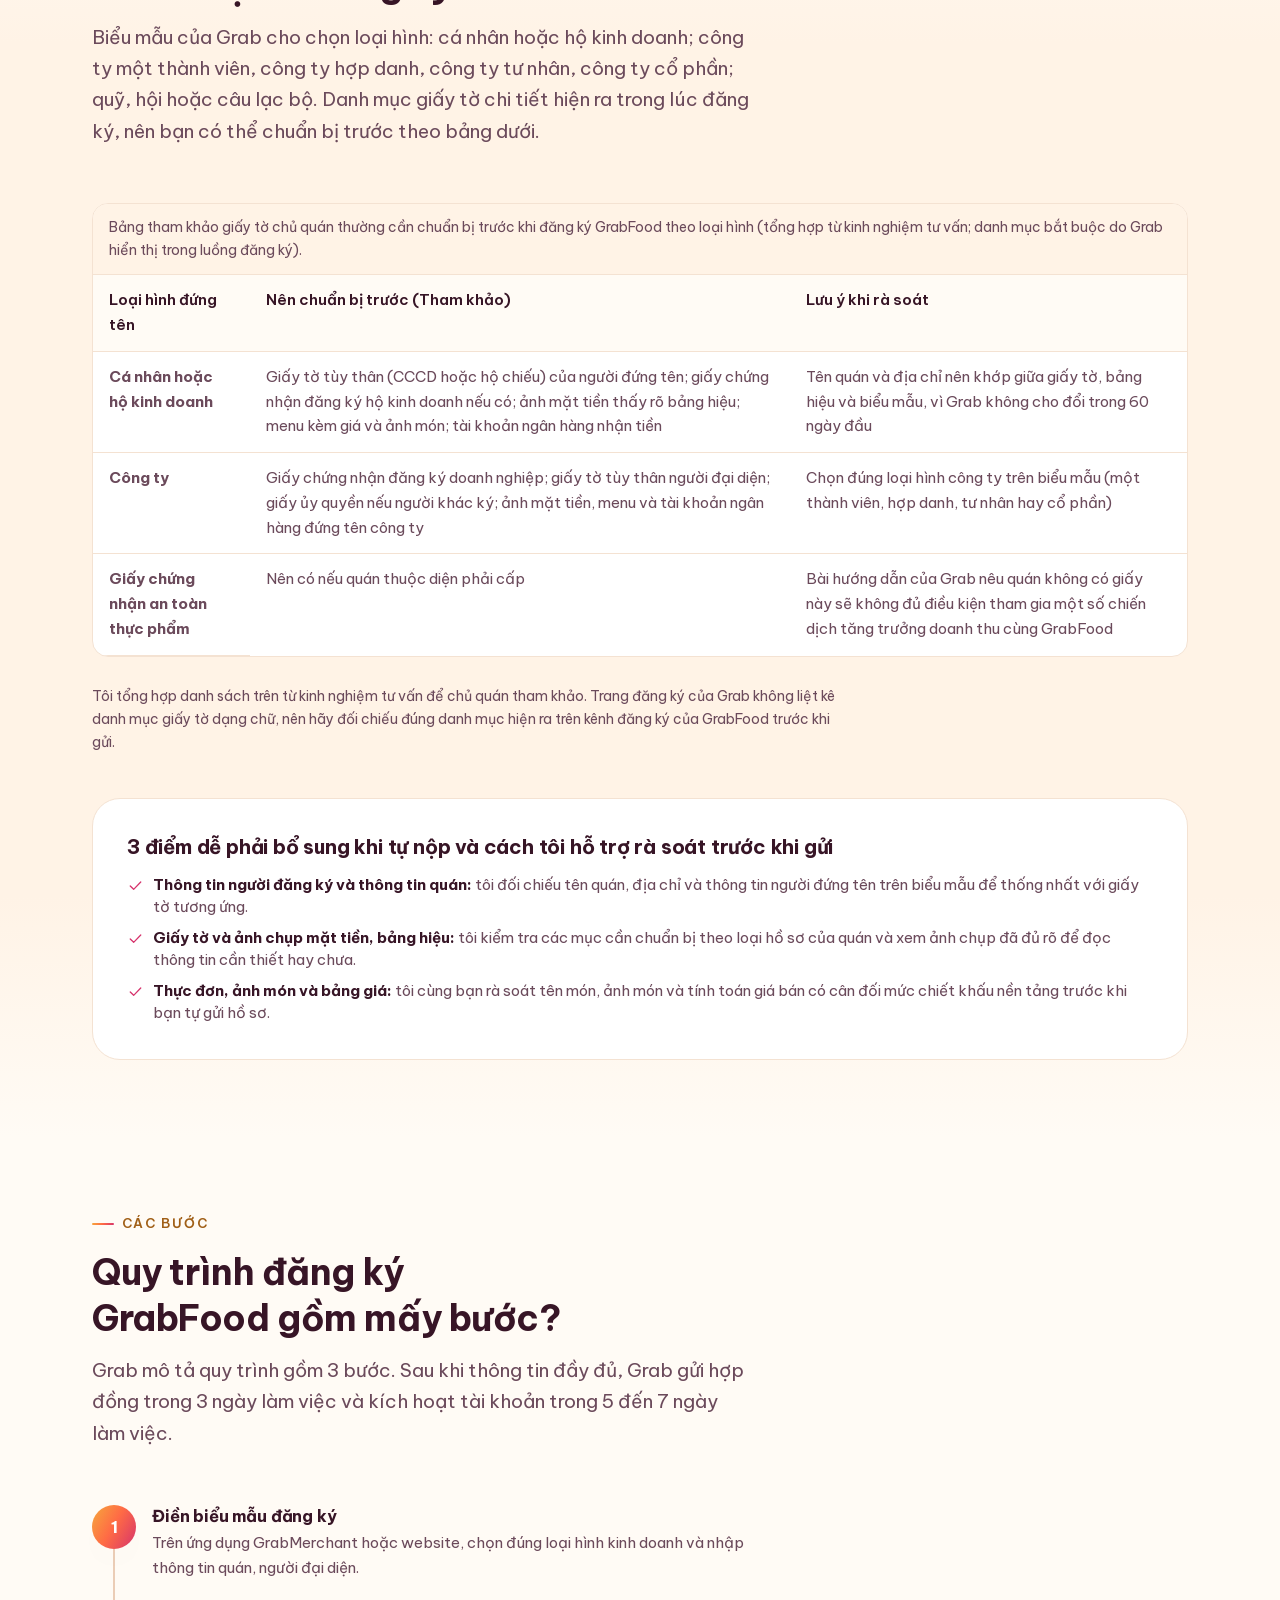
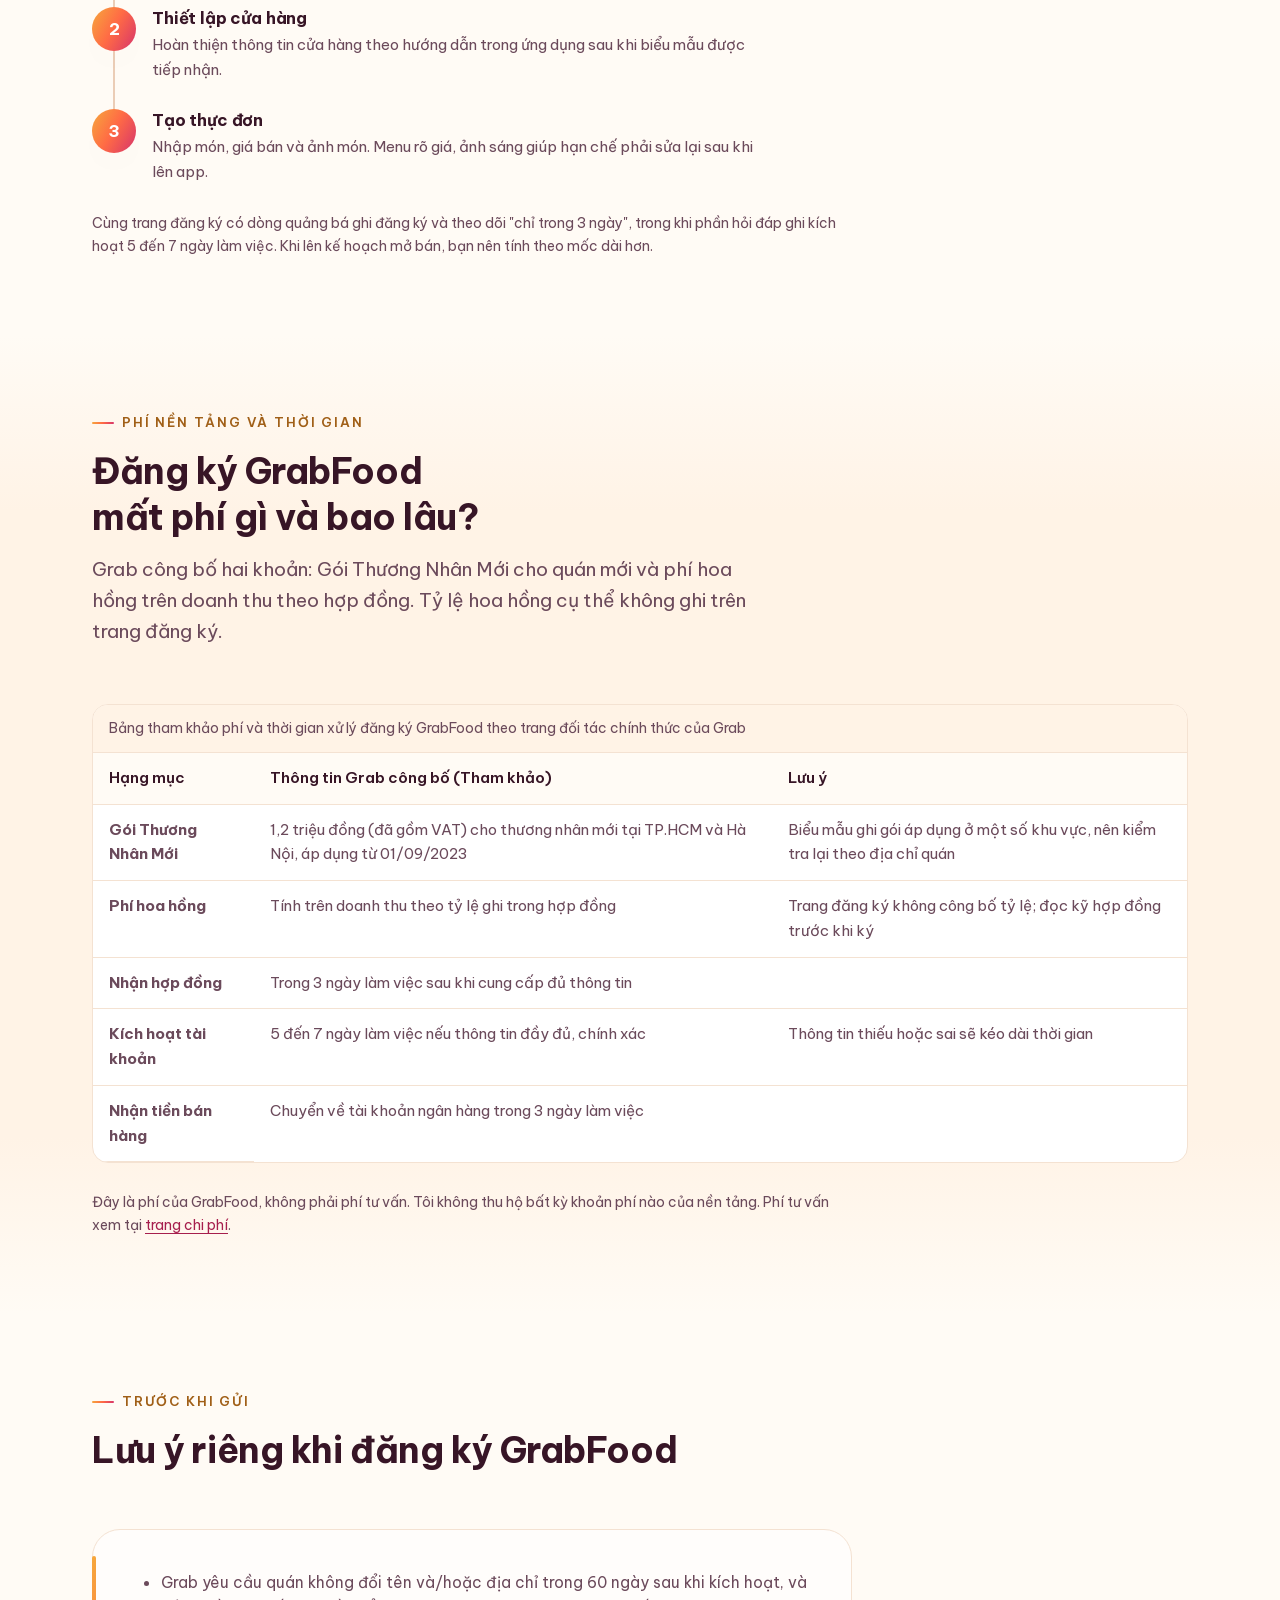
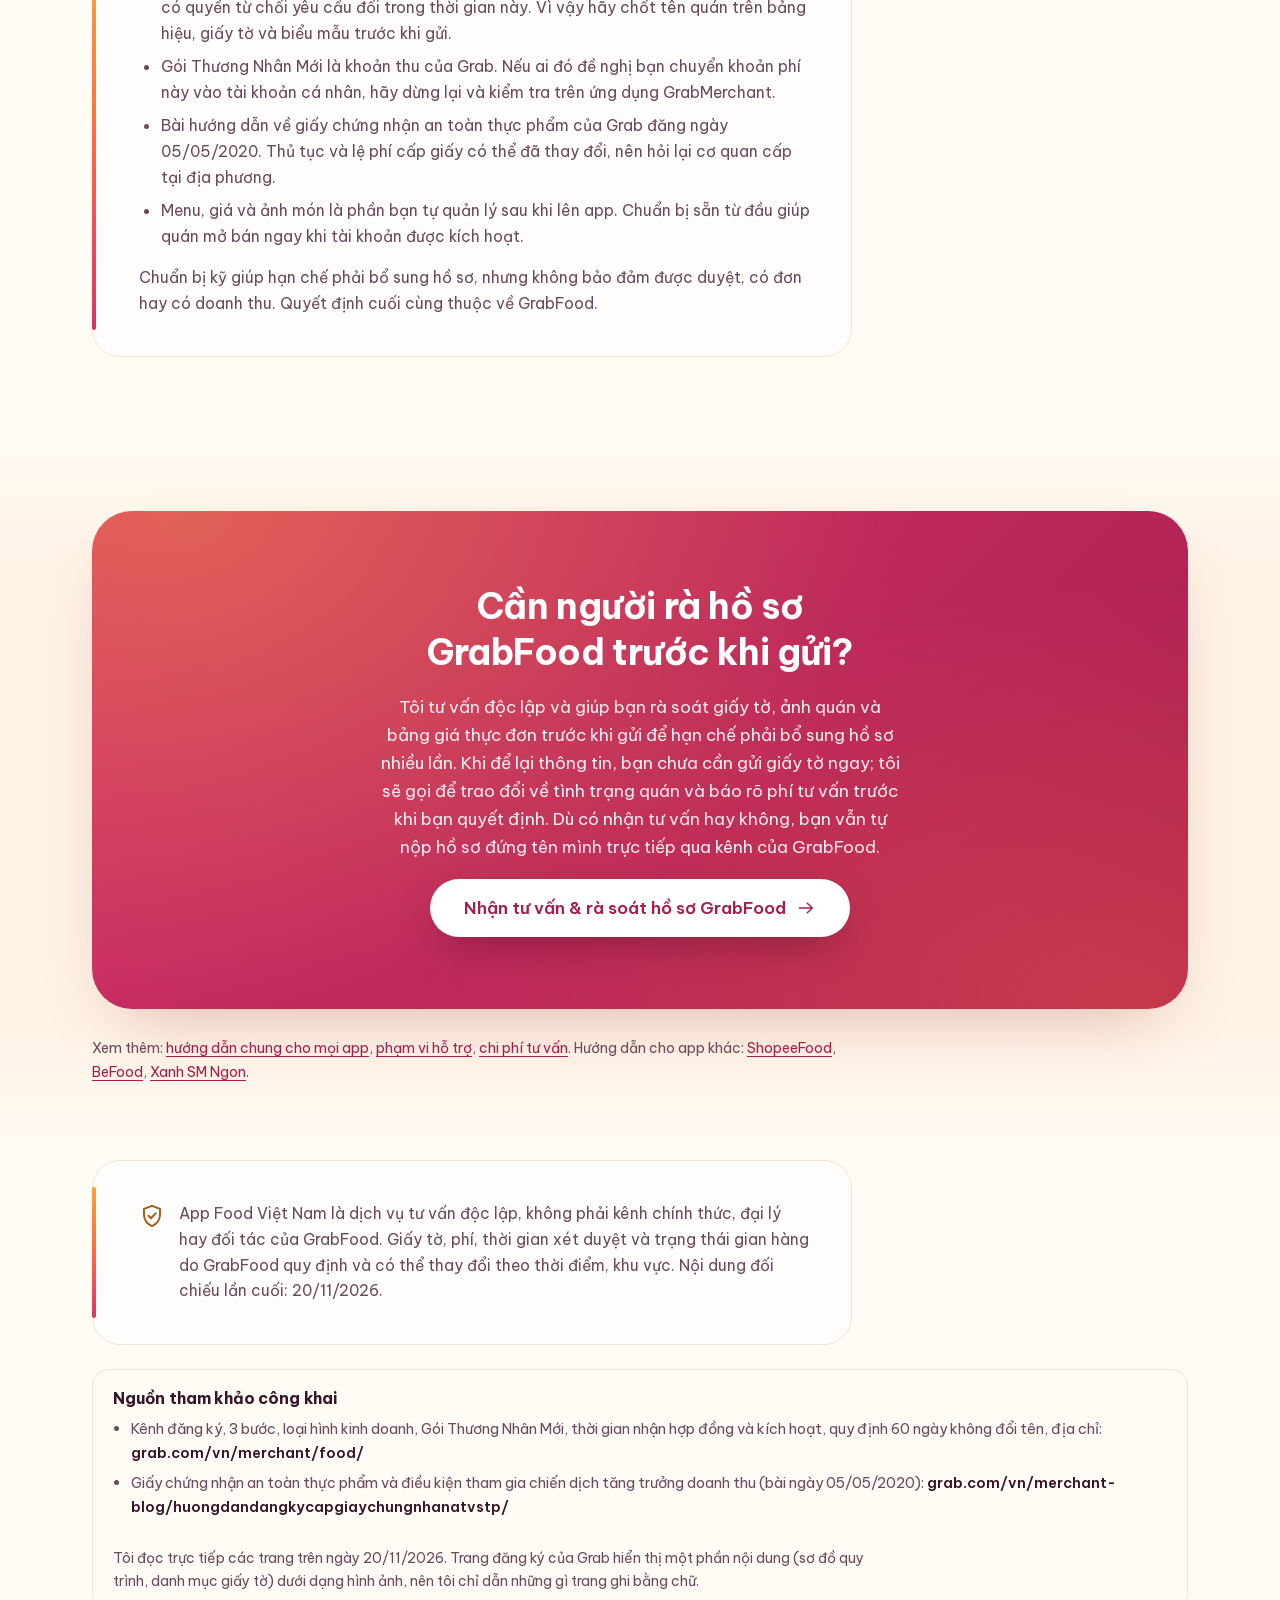
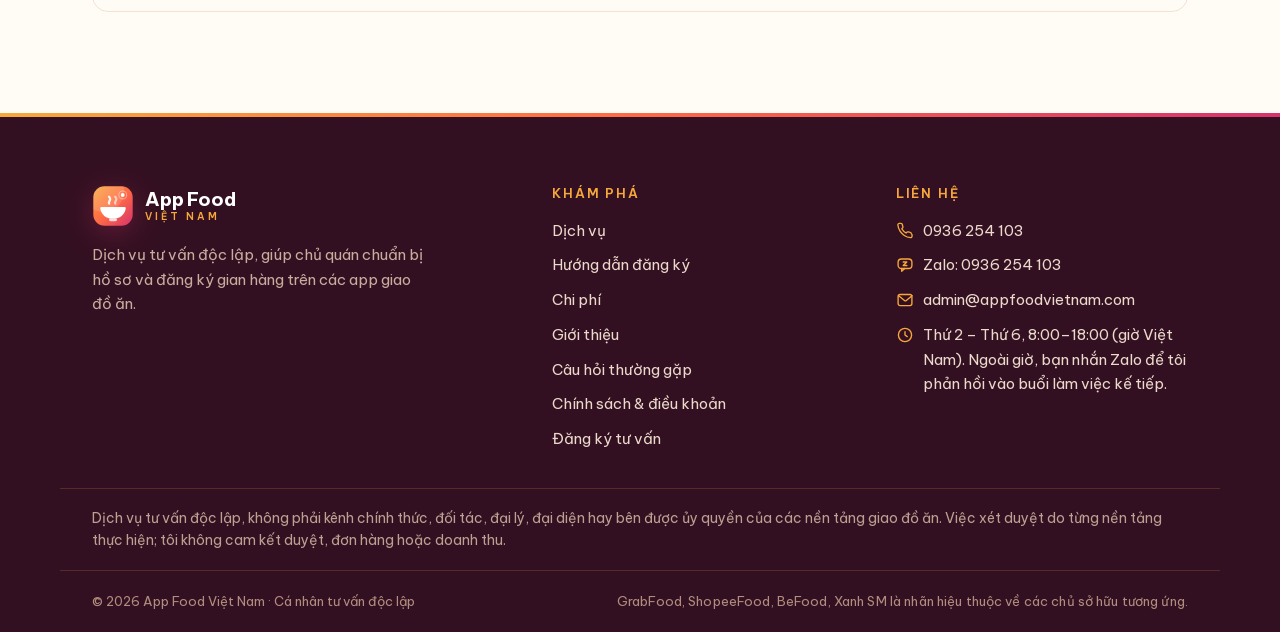
<file: huong-dan-dang-ky/grabfood/index.html>
<!doctype html>
<html lang="vi">
<head>
  <meta charset="utf-8">
  <!-- Google Tag Manager -->
  <script>(function(w,d,s,l,i){w[l]=w[l]||[];w[l].push({'gtm.start':
  new Date().getTime(),event:'gtm.js'});var f=d.getElementsByTagName(s)[0],
  j=d.createElement(s),dl=l!='dataLayer'?'&l='+l:'';j.async=true;j.src=
  'https://www.googletagmanager.com/gtm.js?id='+i+dl;f.parentNode.insertBefore(j,f);
  })(window,document,'script','dataLayer','GTM-K2JDBFPT');</script>
  <!-- End Google Tag Manager -->
  <meta name="google-site-verification" content="fqpDVTH3SYLtBj9AutIHvdOHtQyylVKKp6pQyJX3B4w">
  <meta name="viewport" content="width=device-width, initial-scale=1">
  <script>document.documentElement.classList.add('js');setTimeout(function(){if(!window.__afvReady)document.documentElement.classList.remove('js')},3000)</script>
  <title>Hồ sơ và cách đăng ký GrabFood | App Food Việt Nam</title>
  <meta name="description" content="Xem cách đăng ký GrabFood cho chủ quán, danh sách giấy tờ tham khảo và những thông tin cần rà soát trước khi gửi hồ sơ.">
  <meta name="theme-color" content="#FFFBF5">
  <meta property="og:type" content="website">
  <meta property="og:url" content="https://appfoodvietnam.com/huong-dan-dang-ky/grabfood/">
  <meta property="og:title" content="Hồ sơ và cách đăng ký GrabFood | App Food Việt Nam">
  <meta property="og:description" content="Xem cách đăng ký GrabFood cho chủ quán, danh sách giấy tờ tham khảo và những thông tin cần rà soát trước khi gửi hồ sơ.">
  <meta property="og:image" content="https://appfoodvietnam.com/assets/img/og-cover.jpg">
  <meta property="og:image:width" content="1200">
  <meta property="og:image:height" content="630">
  <meta property="og:image:alt" content="App Food Việt Nam: hỗ trợ chủ quán chuẩn bị hồ sơ mở gian hàng trên app giao đồ ăn">
  <meta property="og:locale" content="vi_VN">
  <meta property="og:site_name" content="App Food Việt Nam">
  <meta name="twitter:card" content="summary_large_image">
  <meta name="twitter:title" content="Hồ sơ và cách đăng ký GrabFood | App Food Việt Nam">
  <meta name="twitter:description" content="Xem cách đăng ký GrabFood cho chủ quán, danh sách giấy tờ tham khảo và những thông tin cần rà soát trước khi gửi hồ sơ.">
  <meta name="twitter:image" content="https://appfoodvietnam.com/assets/img/og-cover.jpg">
  <link rel="icon" type="image/svg+xml" href="/favicon.svg">
  <link rel="canonical" href="https://appfoodvietnam.com/huong-dan-dang-ky/grabfood/">
  <link rel="preload" href="/assets/fonts/be-vietnam-pro-400-vietnamese.woff2" as="font" type="font/woff2" crossorigin>
  <link rel="preload" href="/assets/fonts/be-vietnam-pro-400-latin.woff2" as="font" type="font/woff2" crossorigin>
  <link rel="preload" href="/assets/fonts/be-vietnam-pro-700-latin.woff2" as="font" type="font/woff2" crossorigin>
  <link rel="preload" href="/assets/fonts/be-vietnam-pro-700-vietnamese.woff2" as="font" type="font/woff2" crossorigin>
  <link rel="stylesheet" href="/assets/css/style.css?v=05a">
  <style>
    /* Page-scoped: dùng chung cho /huong-dan-dang-ky/ và 4 trang hướng dẫn theo app, không đụng assets/css/style.css */
    /* Checklist 5 nhóm: 3+2 (hàng 2 căn giữa có chủ đích) thay vì 4+1 */
    .checklist-grid { display: flex; flex-wrap: wrap; justify-content: center; gap: clamp(16px, 2.6vw, 26px); }
    .checklist-grid > * { flex: 1 1 260px; max-width: calc((100% - 2 * clamp(16px, 2.6vw, 26px)) / 3); }
    @media (max-width: 900px) { .checklist-grid > * { max-width: calc((100% - clamp(16px, 2.6vw, 26px)) / 2); } }
    @media (max-width: 640px) { .checklist-grid > * { max-width: none; } }
    .guide-toc { padding-top: 8px; margin-bottom: 28px; }
    .guide-toc p { font-size: .9375rem; color: var(--muc-2); }
    .guide-toc a { display: inline-block; padding: 6px 0; font-weight: 600; }
    .guide-note { max-width: 760px; margin-top: 28px; color: var(--muc-2); }
    /* Trang đọc dài: mọi khối cùng trục trái với tiêu đề section */
    .prose { margin-inline: 0; }
    .guide-split { align-items: center; margin-bottom: clamp(32px, 4vw, 48px); }
    .guide-split .section-head { margin-bottom: 0; }
    #loi-thuong-gap .guide-split { margin-bottom: 0; }
    #loi-thuong-gap .prose { margin-top: 24px; }
    .guide-box {
      margin-top: clamp(28px, 4vw, 44px); padding: clamp(22px, 3vw, 34px);
      background: var(--the); border: 1.5px solid var(--vien); border-radius: var(--bo-goc-lon);
      display: grid; gap: 14px;
    }
    .guide-box > p { color: var(--muc-2); font-size: .9688rem; max-width: 760px; }
    .type-grid { display: grid; grid-template-columns: repeat(3, 1fr); gap: 16px; margin-top: 4px; }
    .type-grid > div { padding: 18px 18px 16px; border-radius: 18px; background: var(--nen); border: 1px solid var(--vien); }
    .type-grid h4 { font-family: var(--font-display); font-size: 1.0625rem; margin-bottom: 10px; color: var(--man-dam); }
    .guide-box ul { list-style: none; padding: 0; display: grid; gap: 8px; }
    .guide-box li { display: flex; gap: 9px; align-items: flex-start; font-size: .9375rem; color: var(--muc-2); line-height: 1.5; }
    .guide-box li svg { width: 17px; height: 17px; flex: none; color: var(--man); margin-top: 3px; }
    .channel-list li strong { color: var(--muc); }
    @media (max-width: 900px) { .type-grid { grid-template-columns: 1fr; } }
    .guide-timeline { position: relative; max-width: 680px; margin-inline: 0; display: grid; gap: 26px; }
    .guide-timeline-item { position: relative; display: grid; grid-template-columns: 44px 1fr; gap: 16px; align-items: start; }
    .guide-timeline-item:not(:last-child)::before {
      content: ""; position: absolute; left: 21px; top: 44px; bottom: -26px; width: 2px;
      background: var(--vien-2);
    }
    .guide-timeline-num {
      position: relative; z-index: 1; width: 44px; height: 44px; border-radius: 50%; flex: none;
      display: flex; align-items: center; justify-content: center;
      background: var(--grad-brand); color: #fff;
      font-family: var(--font-display); font-weight: 800; font-size: 1.0625rem;
      box-shadow: var(--bong-mem);
    }
    .guide-timeline-item h3 { font-size: 1.0313rem; margin: 0 0 4px; color: var(--muc); }
    .guide-timeline-item p { margin: 0; color: var(--muc-2); font-size: .9375rem; }
    .fee-grid { display: grid; grid-template-columns: repeat(2, 1fr); gap: clamp(16px, 2.6vw, 26px); }
    @media (max-width: 640px) { .fee-grid { grid-template-columns: 1fr; } }
    .guide-disclaimer { display: flex; gap: 14px; align-items: flex-start; }
    .guide-disclaimer svg { width: 26px; height: 26px; flex: none; color: var(--dong); margin-top: 2px; }
    .guide-disclaimer p { margin: 0; }
    .guide-sources cite, .channel-list span, .compare-table td { overflow-wrap: anywhere; }
  </style>
  <script type="application/ld+json">
  {
    "@context": "https://schema.org",
    "@type": "WebPage",
    "@id": "https://appfoodvietnam.com/huong-dan-dang-ky/grabfood/#webpage",
    "url": "https://appfoodvietnam.com/huong-dan-dang-ky/grabfood/",
    "name": "Hồ sơ và cách đăng ký GrabFood | App Food Việt Nam",
    "description": "Xem cách đăng ký GrabFood cho chủ quán, danh sách giấy tờ tham khảo và những thông tin cần rà soát trước khi gửi hồ sơ.",
    "inLanguage": "vi",
    "isPartOf": {
      "@id": "https://appfoodvietnam.com/#website"
    },
    "about": {
      "@id": "https://appfoodvietnam.com/#org"
    },
    "dateModified": "2026-11-20",
    "publisher": {
      "@type": "ProfessionalService",
      "@id": "https://appfoodvietnam.com/#org",
      "name": "App Food Việt Nam",
      "url": "https://appfoodvietnam.com/"
    }
  }
  </script>
  <script type="application/ld+json">
  {
    "@context": "https://schema.org",
    "@type": "BreadcrumbList",
    "itemListElement": [
      {
        "@type": "ListItem",
        "position": 1,
        "name": "Trang chủ",
        "item": "https://appfoodvietnam.com/"
      },
      {
        "@type": "ListItem",
        "position": 2,
        "name": "Hướng dẫn đăng ký",
        "item": "https://appfoodvietnam.com/huong-dan-dang-ky/"
      },
      {
        "@type": "ListItem",
        "position": 3,
        "name": "Hồ sơ đăng ký GrabFood",
        "item": "https://appfoodvietnam.com/huong-dan-dang-ky/grabfood/"
      }
    ]
  }
  </script>
</head>
<body>
<!-- Google Tag Manager (noscript) -->
<noscript><iframe src="https://www.googletagmanager.com/ns.html?id=GTM-K2JDBFPT"
height="0" width="0" style="display:none;visibility:hidden"></iframe></noscript>
<!-- End Google Tag Manager (noscript) -->

<header class="site-header">
  <div class="container header-inner">
    <a class="logo" href="/" aria-label="App Food Việt Nam: về trang chủ">
      <svg class="logo-mark" viewBox="0 0 64 64" aria-hidden="true"><defs><linearGradient id="gvh" x1="0" y1="0" x2="1" y2="1"><stop offset="0" stop-color="#F6A83C"/><stop offset=".5" stop-color="#FF6B45"/><stop offset="1" stop-color="#D6336C"/></linearGradient><clipPath id="gvhc"><rect x="2" y="2" width="60" height="60" rx="17"/></clipPath></defs><rect x="2" y="2" width="60" height="60" rx="17" fill="url(#gvh)"/><g clip-path="url(#gvhc)"><circle cx="17" cy="9" r="32" fill="#fff" opacity=".13"/></g><path d="M26.2 28.4c-1.9-2.3 1.5-4.1 1.5-6.9 0-1.9-1.1-3-1.8-3.7" stroke="#fff" stroke-width="3.4" stroke-linecap="round" fill="none" opacity=".92"/><path d="M35.6 28.4c-1.9-2.3 1.5-4.1 1.5-6.9 0-1.9-1.1-3-1.8-3.7" stroke="#fff" stroke-width="3.4" stroke-linecap="round" fill="none" opacity=".6"/><circle cx="46.8" cy="15.2" r="2.9" fill="#fff"/><circle cx="46.8" cy="15.2" r="6" stroke="#fff" stroke-width="1.7" fill="none" opacity=".4"/><path d="M14.6 33.5h34.8a2 2 0 0 1 2 2.2c-1 8.9-9.2 15.8-19.4 15.8s-18.4-6.9-19.4-15.8a2 2 0 0 1 2-2.2z" fill="#fff"/><path d="M26 51.4h12v1a2.8 2.8 0 0 1-2.8 2.8h-6.4A2.8 2.8 0 0 1 26 52.4z" fill="#fff" opacity=".8"/></svg>
      <span class="logo-text">App Food <small>Việt Nam</small></span>
    </a>
    <nav class="main-nav" aria-label="Điều hướng chính">
      <a href="/dich-vu/">Dịch vụ</a>
      <a href="/huong-dan-dang-ky/">Hướng dẫn</a>
      <a href="/bao-gia/">Chi phí</a>
      <a href="/gioi-thieu/">Giới thiệu</a>
      <a href="/cau-hoi-thuong-gap/">Hỏi đáp</a>
      <a href="/lien-he/">Liên hệ</a>
    </nav>
    <a class="btn btn-primary header-cta" href="/dang-ky/?app=grabfood">Đăng ký tư vấn</a>
    <button class="nav-toggle" aria-expanded="false" aria-label="Mở hoặc đóng menu">
      <svg class="icon-menu" viewBox="0 0 24 24" fill="none" stroke="currentColor" stroke-width="1.8" stroke-linecap="round" aria-hidden="true"><path d="M3.6 7h16.8"/><path d="M3.6 12h16.8"/><path d="M3.6 17h10.8"/></svg>
      <svg class="icon-close" viewBox="0 0 24 24" fill="none" stroke="currentColor" stroke-width="1.8" stroke-linecap="round" aria-hidden="true"><path d="M6 6l12 12"/><path d="M18 6L6 18"/></svg>
    </button>
  </div>
</header>

<main>
  <section class="page-hero">
    <div class="hero-bg" aria-hidden="true">
      <span class="blob blob-1"></span>
      <span class="blob blob-2"></span>
    </div>
    <div class="container">
      <span class="eyebrow hero-enter">Hướng dẫn GrabFood</span>
      <h1 class="hero-enter-2">Hồ sơ và cách đăng&nbsp;ký GrabFood <span class="grad-text">cho chủ&nbsp;quán</span></h1>
      <p class="lead hero-enter-3">Quy trình đăng ký GrabFood cho quán ăn gồm 3 bước theo công bố của nền tảng: điền biểu mẫu đăng ký, thiết lập cửa hàng và tạo thực đơn. Trước khi gửi, chủ quán nên chuẩn bị thông tin quán, giấy tờ theo mô hình kinh doanh, ảnh mặt tiền có bảng hiệu và tài khoản nhận tiền thống nhất với nhau, vì thông tin trên biểu mẫu chưa khớp với giấy tờ có thể khiến bạn phải sửa hoặc bổ sung hồ sơ nhiều lần.</p>
      <div class="hero-actions hero-enter-3">
        <a class="btn btn-primary btn-lg" href="/dang-ky/?app=grabfood">
          Nhận tư vấn &amp; rà soát hồ sơ GrabFood
          <svg viewBox="0 0 24 24" fill="none" stroke="currentColor" stroke-width="1.8" stroke-linecap="round" stroke-linejoin="round" aria-hidden="true"><path d="M4 12h15.4"/><path d="M13.6 6.2l5.8 5.8-5.8 5.8"/></svg>
        </a>
        <a class="btn btn-ghost btn-lg" href="/huong-dan-dang-ky/">Xem hướng dẫn chung</a>
      </div>
      <p class="guide-note hero-enter-3">Tôi tư vấn độc lập và giúp bạn rà soát giấy tờ, ảnh quán và bảng giá thực đơn trước khi gửi để hạn chế phải bổ sung hồ sơ nhiều lần (không phải kênh chính thức, đại lý hay đối tác của GrabFood; nền tảng tự xét duyệt hồ sơ). Khi để lại thông tin, bạn chưa cần gửi giấy tờ ngay; tôi sẽ gọi để trao đổi về tình trạng quán và báo rõ phí tư vấn trước khi bạn quyết định. Dù có nhận tư vấn hay không, bạn vẫn tự nộp hồ sơ đứng tên mình trực tiếp qua kênh của GrabFood.</p>
    </div>
  </section>

  <nav class="container guide-toc" aria-label="Nội dung hướng dẫn GrabFood">
    <p>Xem nhanh: <a href="#kenh-dang-ky">Đăng ký ở đâu</a> · <a href="#giay-to">Giấy tờ</a> · <a href="#quy-trinh">Quy trình</a> · <a href="#phi-thoi-gian">Phí và thời gian</a> · <a href="#luu-y">Lưu ý riêng</a></p>
  </nav>

  <!-- ============ KÊNH ĐĂNG KÝ ============ -->
  <section class="section" id="kenh-dang-ky" style="padding-top: 8px;">
    <div class="container">
      <div class="section-head reveal">
        <span class="eyebrow">Kênh chính thức</span>
        <h2>Đăng&nbsp;ký GrabFood ở đâu?</h2>
        <p class="lead">Grab nhận đăng ký quán trên ứng dụng GrabMerchant và trên trang dành cho đối tác thương nhân. Chỉ dùng hai kênh này để gửi thông tin quán.</p>
      </div>
      <div class="guide-box reveal">
        <ul class="channel-list"><li><svg viewBox="0 0 24 24" fill="none" stroke="currentColor" stroke-width="1.8" stroke-linecap="round" stroke-linejoin="round" aria-hidden="true"><path d="M4.6 12.6l4.8 4.8L19.4 7"/></svg><span><strong>Ứng dụng GrabMerchant:</strong> tải trên Google Play hoặc App Store, chọn mục đăng ký trở thành đối tác GrabFood.</span></li><li><svg viewBox="0 0 24 24" fill="none" stroke="currentColor" stroke-width="1.8" stroke-linecap="round" stroke-linejoin="round" aria-hidden="true"><path d="M4.6 12.6l4.8 4.8L19.4 7"/></svg><span><strong>Biểu mẫu trên website của Grab:</strong> trang đăng ký đối tác chính thức trên website của Grab. Bạn cần một địa chỉ email hợp lệ để điền biểu mẫu.</span></li><li><svg viewBox="0 0 24 24" fill="none" stroke="currentColor" stroke-width="1.8" stroke-linecap="round" stroke-linejoin="round" aria-hidden="true"><path d="M4.6 12.6l4.8 4.8L19.4 7"/></svg><span><strong>Hỏi đáp sau khi gửi:</strong> trang đăng ký dẫn tới Trung tâm trợ giúp chính thức của Grab và không công bố số hotline riêng cho quán mới.</span></li><li><svg viewBox="0 0 24 24" fill="none" stroke="currentColor" stroke-width="1.8" stroke-linecap="round" stroke-linejoin="round" aria-hidden="true"><path d="M4.6 12.6l4.8 4.8L19.4 7"/></svg><span><strong>Giữ an toàn tài khoản:</strong> không đưa mật khẩu hay mã OTP của tài khoản GrabMerchant cho bất kỳ ai, kể cả người tư vấn.</span></li></ul>
      </div>
    </div>
  </section>

  <!-- ============ GIẤY TỜ ============ -->
  <section class="section section-alt" id="giay-to">
    <div class="container">
      <div class="section-head reveal">
        <span class="eyebrow">Hồ sơ cần có</span>
        <h2>Giấy&nbsp;tờ chủ&nbsp;quán thường cần chuẩn&nbsp;bị khi đăng&nbsp;ký GrabFood</h2>
        <p class="lead">Biểu mẫu của Grab cho chọn loại hình: cá nhân hoặc hộ kinh doanh; công ty một thành viên, công ty hợp danh, công ty tư nhân, công ty cổ phần; quỹ, hội hoặc câu lạc bộ. Danh mục giấy tờ chi tiết hiện ra trong lúc đăng ký, nên bạn có thể chuẩn bị trước theo bảng dưới.</p>
      </div>
        <div class="table-wrap reveal" style="margin-top: 24px;">
          <table class="compare-table">
            <caption>Bảng tham khảo giấy tờ chủ quán thường cần chuẩn bị trước khi đăng ký GrabFood theo loại hình (tổng hợp từ kinh nghiệm tư vấn; danh mục bắt buộc do Grab hiển thị trong luồng đăng ký).</caption>
            <thead>
              <tr><th scope="col">Loại hình đứng tên</th><th scope="col">Nên chuẩn bị trước (Tham khảo)</th><th scope="col">Lưu ý khi rà soát</th></tr>
            </thead>
            <tbody>
              <tr>
                <th scope="row">Cá nhân hoặc hộ kinh doanh</th>
                <td>Giấy tờ tùy thân (CCCD hoặc hộ chiếu) của người đứng tên; giấy chứng nhận đăng ký hộ kinh doanh nếu có; ảnh mặt tiền thấy rõ bảng hiệu; menu kèm giá và ảnh món; tài khoản ngân hàng nhận tiền</td>
                <td>Tên quán và địa chỉ nên khớp giữa giấy tờ, bảng hiệu và biểu mẫu, vì Grab không cho đổi trong 60 ngày đầu</td>
              </tr>
              <tr>
                <th scope="row">Công ty</th>
                <td>Giấy chứng nhận đăng ký doanh nghiệp; giấy tờ tùy thân người đại diện; giấy ủy quyền nếu người khác ký; ảnh mặt tiền, menu và tài khoản ngân hàng đứng tên công ty</td>
                <td>Chọn đúng loại hình công ty trên biểu mẫu (một thành viên, hợp danh, tư nhân hay cổ phần)</td>
              </tr>
              <tr>
                <th scope="row">Giấy chứng nhận an toàn thực phẩm</th>
                <td>Nên có nếu quán thuộc diện phải cấp</td>
                <td>Bài hướng dẫn của Grab nêu quán không có giấy này sẽ không đủ điều kiện tham gia một số chiến dịch tăng trưởng doanh thu cùng GrabFood</td>
              </tr>
            </tbody>
          </table>
        </div>
      <p class="guide-note">Tôi tổng hợp danh sách trên từ kinh nghiệm tư vấn để chủ quán tham khảo. Trang đăng ký của Grab không liệt kê danh mục giấy tờ dạng chữ, nên hãy đối chiếu đúng danh mục hiện ra trên kênh đăng ký của GrabFood trước khi gửi.</p>
      <div class="guide-box reveal">
        <h3>3 điểm dễ phải bổ&nbsp;sung khi tự&nbsp;nộp và cách tôi hỗ&nbsp;trợ rà&nbsp;soát trước khi gửi</h3>
        <ul class="channel-list">
          <li><svg viewBox="0 0 24 24" fill="none" stroke="currentColor" stroke-width="1.8" stroke-linecap="round" stroke-linejoin="round" aria-hidden="true"><path d="M4.6 12.6l4.8 4.8L19.4 7"/></svg><span><strong>Thông tin người đăng ký và thông tin quán:</strong> tôi đối chiếu tên quán, địa chỉ và thông tin người đứng tên trên biểu mẫu để thống nhất với giấy tờ tương ứng.</span></li>
          <li><svg viewBox="0 0 24 24" fill="none" stroke="currentColor" stroke-width="1.8" stroke-linecap="round" stroke-linejoin="round" aria-hidden="true"><path d="M4.6 12.6l4.8 4.8L19.4 7"/></svg><span><strong>Giấy tờ và ảnh chụp mặt tiền, bảng hiệu:</strong> tôi kiểm tra các mục cần chuẩn bị theo loại hồ sơ của quán và xem ảnh chụp đã đủ rõ để đọc thông tin cần thiết hay chưa.</span></li>
          <li><svg viewBox="0 0 24 24" fill="none" stroke="currentColor" stroke-width="1.8" stroke-linecap="round" stroke-linejoin="round" aria-hidden="true"><path d="M4.6 12.6l4.8 4.8L19.4 7"/></svg><span><strong>Thực đơn, ảnh món và bảng giá:</strong> tôi cùng bạn rà soát tên món, ảnh món và tính toán giá bán có cân đối mức chiết khấu nền tảng trước khi bạn tự gửi hồ sơ.</span></li>
        </ul>
      </div>
    </div>
  </section>

  <!-- ============ QUY TRÌNH ============ -->
  <section class="section" id="quy-trinh">
    <div class="container">
      <div class="section-head reveal">
        <span class="eyebrow">Các bước</span>
        <h2>Quy&nbsp;trình đăng&nbsp;ký GrabFood gồm mấy bước?</h2>
        <p class="lead">Grab mô tả quy trình gồm 3 bước. Sau khi thông tin đầy đủ, Grab gửi hợp đồng trong 3 ngày làm việc và kích hoạt tài khoản trong 5 đến 7 ngày làm việc.</p>
      </div>
      <ol class="guide-timeline reveal" role="list">
        <li class="guide-timeline-item">
          <span class="guide-timeline-num" aria-hidden="true">1</span>
          <div>
            <h3>Điền biểu mẫu đăng ký</h3>
            <p>Trên ứng dụng GrabMerchant hoặc website, chọn đúng loại hình kinh doanh và nhập thông tin quán, người đại diện.</p>
          </div>
        </li>
        <li class="guide-timeline-item">
          <span class="guide-timeline-num" aria-hidden="true">2</span>
          <div>
            <h3>Thiết lập cửa hàng</h3>
            <p>Hoàn thiện thông tin cửa hàng theo hướng dẫn trong ứng dụng sau khi biểu mẫu được tiếp nhận.</p>
          </div>
        </li>
        <li class="guide-timeline-item">
          <span class="guide-timeline-num" aria-hidden="true">3</span>
          <div>
            <h3>Tạo thực đơn</h3>
            <p>Nhập món, giá bán và ảnh món. Menu rõ giá, ảnh sáng giúp hạn chế phải sửa lại sau khi lên app.</p>
          </div>
        </li>
      </ol>
      <p class="guide-note">Cùng trang đăng ký có dòng quảng bá ghi đăng ký và theo dõi "chỉ trong 3 ngày", trong khi phần hỏi đáp ghi kích hoạt 5 đến 7 ngày làm việc. Khi lên kế hoạch mở bán, bạn nên tính theo mốc dài hơn.</p>
    </div>
  </section>

  <!-- ============ PHÍ VÀ THỜI GIAN ============ -->
  <section class="section section-alt" id="phi-thoi-gian">
    <div class="container">
      <div class="section-head reveal">
        <span class="eyebrow">Phí nền tảng và thời gian</span>
        <h2>Đăng&nbsp;ký GrabFood mất phí gì và bao lâu?</h2>
        <p class="lead">Grab công bố hai khoản: Gói Thương Nhân Mới cho quán mới và phí hoa hồng trên doanh thu theo hợp đồng. Tỷ lệ hoa hồng cụ thể không ghi trên trang đăng ký.</p>
      </div>
        <div class="table-wrap reveal" style="margin-top: 24px;">
          <table class="compare-table">
            <caption>Bảng tham khảo phí và thời gian xử lý đăng ký GrabFood theo trang đối tác chính thức của Grab</caption>
            <thead>
              <tr><th scope="col">Hạng mục</th><th scope="col">Thông tin Grab công bố (Tham khảo)</th><th scope="col">Lưu ý</th></tr>
            </thead>
            <tbody>
              <tr>
                <th scope="row">Gói Thương Nhân Mới</th>
                <td>1,2 triệu đồng (đã gồm VAT) cho thương nhân mới tại TP.HCM và Hà Nội, áp dụng từ 01/09/2023</td>
                <td>Biểu mẫu ghi gói áp dụng ở một số khu vực, nên kiểm tra lại theo địa chỉ quán</td>
              </tr>
              <tr>
                <th scope="row">Phí hoa hồng</th>
                <td>Tính trên doanh thu theo tỷ lệ ghi trong hợp đồng</td>
                <td>Trang đăng ký không công bố tỷ lệ; đọc kỹ hợp đồng trước khi ký</td>
              </tr>
              <tr>
                <th scope="row">Nhận hợp đồng</th>
                <td>Trong 3 ngày làm việc sau khi cung cấp đủ thông tin</td>
                <td></td>
              </tr>
              <tr>
                <th scope="row">Kích hoạt tài khoản</th>
                <td>5 đến 7 ngày làm việc nếu thông tin đầy đủ, chính xác</td>
                <td>Thông tin thiếu hoặc sai sẽ kéo dài thời gian</td>
              </tr>
              <tr>
                <th scope="row">Nhận tiền bán hàng</th>
                <td>Chuyển về tài khoản ngân hàng trong 3 ngày làm việc</td>
                <td></td>
              </tr>
            </tbody>
          </table>
        </div>
      <p class="guide-note">Đây là phí của GrabFood, không phải phí tư vấn. Tôi không thu hộ bất kỳ khoản phí nào của nền tảng. Phí tư vấn xem tại <a href="/bao-gia/">trang chi phí</a>.</p>
    </div>
  </section>

  <!-- ============ LƯU Ý RIÊNG ============ -->
  <section class="section" id="luu-y">
    <div class="container">
      <div class="section-head reveal">
        <span class="eyebrow">Trước khi gửi</span>
        <h2>Lưu&nbsp;ý riêng khi đăng&nbsp;ký GrabFood</h2>
      </div>
      <div class="prose reveal">
        <ul>
          <li>Grab yêu cầu quán không đổi tên và/hoặc địa chỉ trong 60 ngày sau khi kích hoạt, và có quyền từ chối yêu cầu đổi trong thời gian này. Vì vậy hãy chốt tên quán trên bảng hiệu, giấy tờ và biểu mẫu trước khi gửi.</li>
          <li>Gói Thương Nhân Mới là khoản thu của Grab. Nếu ai đó đề nghị bạn chuyển khoản phí này vào tài khoản cá nhân, hãy dừng lại và kiểm tra trên ứng dụng GrabMerchant.</li>
          <li>Bài hướng dẫn về giấy chứng nhận an toàn thực phẩm của Grab đăng ngày 05/05/2020. Thủ tục và lệ phí cấp giấy có thể đã thay đổi, nên hỏi lại cơ quan cấp tại địa phương.</li>
          <li>Menu, giá và ảnh món là phần bạn tự quản lý sau khi lên app. Chuẩn bị sẵn từ đầu giúp quán mở bán ngay khi tài khoản được kích hoạt.</li>
        </ul>
        <p>Chuẩn bị kỹ giúp hạn chế phải bổ sung hồ sơ, nhưng không bảo đảm được duyệt, có đơn hay có doanh thu. Quyết định cuối cùng thuộc về GrabFood.</p>
      </div>
    </div>
  </section>

  <!-- ============ CTA ============ -->
  <section class="section section-alt" id="tu-van">
    <div class="container">
      <div class="cta-banner reveal">
        <h2>Cần người rà hồ&nbsp;sơ GrabFood trước khi gửi?</h2>
        <p>Tôi tư vấn độc lập và giúp bạn rà soát giấy tờ, ảnh quán và bảng giá thực đơn trước khi gửi để hạn chế phải bổ sung hồ sơ nhiều lần. Khi để lại thông tin, bạn chưa cần gửi giấy tờ ngay; tôi sẽ gọi để trao đổi về tình trạng quán và báo rõ phí tư vấn trước khi bạn quyết định. Dù có nhận tư vấn hay không, bạn vẫn tự nộp hồ sơ đứng tên mình trực tiếp qua kênh của GrabFood.</p>
        <a class="btn btn-primary btn-lg" href="/dang-ky/?app=grabfood">
          Nhận tư vấn &amp; rà soát hồ sơ GrabFood
          <svg viewBox="0 0 24 24" fill="none" stroke="currentColor" stroke-width="1.8" stroke-linecap="round" stroke-linejoin="round" aria-hidden="true"><path d="M4 12h15.4"/><path d="M13.6 6.2l5.8 5.8-5.8 5.8"/></svg>
        </a>
      </div>
      <p class="guide-note">Xem thêm: <a href="/huong-dan-dang-ky/">hướng dẫn chung cho mọi app</a>, <a href="/dich-vu/">phạm vi hỗ trợ</a>, <a href="/bao-gia/">chi phí tư vấn</a>. Hướng dẫn cho app khác: <a href="/huong-dan-dang-ky/shopeefood/">ShopeeFood</a>, <a href="/huong-dan-dang-ky/befood/">BeFood</a>, <a href="/huong-dan-dang-ky/xanh-sm-ngon/">Xanh SM Ngon</a>.</p>
    </div>
  </section>

  <!-- ============ NGUỒN VÀ MIỄN TRỪ ============ -->
  <section class="section" style="padding-top: 0;">
    <div class="container">
      <div class="prose guide-disclaimer reveal">
        <svg viewBox="0 0 24 24" fill="none" stroke="currentColor" stroke-width="1.8" stroke-linecap="round" stroke-linejoin="round" aria-hidden="true"><path d="M12 2.6l7.4 2.9v5.1c0 4.5-3 8.6-7.4 10.8C7.6 19.2 4.6 15.1 4.6 10.6V5.5z"/><path d="M8.8 11.8l2.3 2.3 4.3-4.6"/></svg>
        <p>App Food Việt Nam là dịch vụ tư vấn độc lập, không phải kênh chính thức, đại lý hay đối tác của GrabFood. Giấy tờ, phí, thời gian xét duyệt và trạng thái gian hàng do GrabFood quy định và có thể thay đổi theo thời điểm, khu vực. Nội dung đối chiếu lần cuối: <time datetime="2026-11-20">20/11/2026</time>.</p>
      </div>
      <aside class="guide-sources reveal" id="nguon-tham-khao" aria-label="Nguồn thông tin tham khảo">
        <h3>Nguồn tham khảo công khai</h3>
        <ul>
          <li>Kênh đăng ký, 3 bước, loại hình kinh doanh, Gói Thương Nhân Mới, thời gian nhận hợp đồng và kích hoạt, quy định 60 ngày không đổi tên, địa chỉ: <cite>grab.com/vn/merchant/food/</cite></li>
          <li>Giấy chứng nhận an toàn thực phẩm và điều kiện tham gia chiến dịch tăng trưởng doanh thu (bài ngày 05/05/2020): <cite>grab.com/vn/merchant-blog/huongdandangkycapgiaychungnhanatvstp/</cite></li>
        </ul>
        <p class="guide-note">Tôi đọc trực tiếp các trang trên ngày <time datetime="2026-11-20">20/11/2026</time>. Trang đăng ký của Grab hiển thị một phần nội dung (sơ đồ quy trình, danh mục giấy tờ) dưới dạng hình ảnh, nên tôi chỉ dẫn những gì trang ghi bằng chữ.</p>
      </aside>
    </div>
  </section>
</main>

<div class="floating-cta">
  <a class="fab fab-call" href="tel:0936254103" aria-label="Gọi 0936 254 103">
    <svg viewBox="0 0 24 24" fill="none" stroke="currentColor" stroke-width="1.8" stroke-linecap="round" stroke-linejoin="round" aria-hidden="true"><path d="M21.4 16.8v2.2a1.9 1.9 0 0 1-2.1 1.9 18.9 18.9 0 0 1-8.2-2.9 18.6 18.6 0 0 1-5.7-5.7A18.9 18.9 0 0 1 2.5 4a1.9 1.9 0 0 1 1.9-2.1h2.2a1.9 1.9 0 0 1 1.9 1.6c.1.9.3 1.7.6 2.5a1.9 1.9 0 0 1-.4 2l-1 1a15.2 15.2 0 0 0 5.7 5.7l1-1a1.9 1.9 0 0 1 2-.4c.8.3 1.6.5 2.5.6a1.9 1.9 0 0 1 1.6 1.9z"/></svg>
    <span class="fab-label">0936&nbsp;254&nbsp;103</span>
  </a>
  <a class="fab fab-zalo" href="https://zalo.me/0936254103" target="_blank" rel="noopener" aria-label="Nhắn Zalo cho App Food Việt Nam">
    <svg viewBox="0 0 24 24" fill="none" stroke="currentColor" stroke-width="1.8" stroke-linecap="round" stroke-linejoin="round" aria-hidden="true"><rect x="2.8" y="4" width="18.4" height="12.6" rx="4.4"/><path d="M7.6 16.6v3.8l4-3.8"/><path d="M9.6 8h4.8l-4.8 4.6h4.8"/></svg>
    <span class="fab-label">Chat Zalo</span>
  </a>
</div>

<footer class="site-footer">
  <div class="container footer-grid">
    <div class="footer-brand">
      <a class="logo" href="/" aria-label="App Food Việt Nam">
        <svg class="logo-mark" viewBox="0 0 64 64" aria-hidden="true"><defs><linearGradient id="gvf" x1="0" y1="0" x2="1" y2="1"><stop offset="0" stop-color="#F6A83C"/><stop offset=".5" stop-color="#FF6B45"/><stop offset="1" stop-color="#D6336C"/></linearGradient><clipPath id="gvfc"><rect x="2" y="2" width="60" height="60" rx="17"/></clipPath></defs><rect x="2" y="2" width="60" height="60" rx="17" fill="url(#gvf)"/><g clip-path="url(#gvfc)"><circle cx="17" cy="9" r="32" fill="#fff" opacity=".13"/></g><path d="M26.2 28.4c-1.9-2.3 1.5-4.1 1.5-6.9 0-1.9-1.1-3-1.8-3.7" stroke="#fff" stroke-width="3.4" stroke-linecap="round" fill="none" opacity=".92"/><path d="M35.6 28.4c-1.9-2.3 1.5-4.1 1.5-6.9 0-1.9-1.1-3-1.8-3.7" stroke="#fff" stroke-width="3.4" stroke-linecap="round" fill="none" opacity=".6"/><circle cx="46.8" cy="15.2" r="2.9" fill="#fff"/><circle cx="46.8" cy="15.2" r="6" stroke="#fff" stroke-width="1.7" fill="none" opacity=".4"/><path d="M14.6 33.5h34.8a2 2 0 0 1 2 2.2c-1 8.9-9.2 15.8-19.4 15.8s-18.4-6.9-19.4-15.8a2 2 0 0 1 2-2.2z" fill="#fff"/><path d="M26 51.4h12v1a2.8 2.8 0 0 1-2.8 2.8h-6.4A2.8 2.8 0 0 1 26 52.4z" fill="#fff" opacity=".8"/></svg>
        <span class="logo-text">App Food <small>Việt Nam</small></span>
      </a>
      <p>Dịch vụ tư vấn độc lập, giúp chủ quán chuẩn bị hồ sơ và đăng ký gian hàng trên các app giao đồ ăn.</p>
    </div>
    <nav class="footer-col" aria-label="Liên kết trang">
      <h3>Khám phá</h3>
      <ul>
        <li><a href="/dich-vu/">Dịch vụ</a></li>
        <li><a href="/huong-dan-dang-ky/">Hướng dẫn đăng ký</a></li>
        <li><a href="/bao-gia/">Chi phí</a></li>
        <li><a href="/gioi-thieu/">Giới thiệu</a></li>
        <li><a href="/cau-hoi-thuong-gap/">Câu hỏi thường gặp</a></li>
        <li><a href="/chinh-sach/">Chính sách &amp; điều khoản</a></li>
        <li><a href="/dang-ky/?app=grabfood">Đăng ký tư vấn</a></li>
      </ul>
    </nav>
    <div class="footer-col">
      <h3>Liên&nbsp;hệ</h3>
      <ul>
        <li>
          <svg viewBox="0 0 24 24" fill="none" stroke="currentColor" stroke-width="1.8" stroke-linecap="round" stroke-linejoin="round" aria-hidden="true"><path d="M21.4 16.8v2.2a1.9 1.9 0 0 1-2.1 1.9 18.9 18.9 0 0 1-8.2-2.9 18.6 18.6 0 0 1-5.7-5.7A18.9 18.9 0 0 1 2.5 4a1.9 1.9 0 0 1 1.9-2.1h2.2a1.9 1.9 0 0 1 1.9 1.6c.1.9.3 1.7.6 2.5a1.9 1.9 0 0 1-.4 2l-1 1a15.2 15.2 0 0 0 5.7 5.7l1-1a1.9 1.9 0 0 1 2-.4c.8.3 1.6.5 2.5.6a1.9 1.9 0 0 1 1.6 1.9z"/></svg>
          <a href="tel:0936254103">0936&nbsp;254&nbsp;103</a>
        </li>
        <li>
          <svg viewBox="0 0 24 24" fill="none" stroke="currentColor" stroke-width="1.8" stroke-linecap="round" stroke-linejoin="round" aria-hidden="true"><rect x="2.8" y="4" width="18.4" height="12.6" rx="4.4"/><path d="M7.6 16.6v3.8l4-3.8"/><path d="M9.6 8h4.8l-4.8 4.6h4.8"/></svg>
          <a href="https://zalo.me/0936254103" target="_blank" rel="noopener">Zalo: 0936&nbsp;254&nbsp;103</a>
        </li>
        <li>
          <svg viewBox="0 0 24 24" fill="none" stroke="currentColor" stroke-width="1.8" stroke-linecap="round" stroke-linejoin="round" aria-hidden="true"><rect x="2.8" y="4.6" width="18.4" height="14.8" rx="2.6"/><path d="M3.6 6.2l7.7 6.4a1.8 1.8 0 0 0 2.4 0l7.7-6.4"/></svg>
          <a href="mailto:admin@appfoodvietnam.com">admin@appfoodvietnam.com</a>
        </li>
        <li>
          <svg viewBox="0 0 24 24" fill="none" stroke="currentColor" stroke-width="1.8" stroke-linecap="round" stroke-linejoin="round" aria-hidden="true"><circle cx="12" cy="12" r="8.8"/><path d="M12 7.6V12l3 2.2"/></svg>
          <span>Thứ 2 – Thứ 6, 8:00–18:00 (giờ Việt Nam). Ngoài giờ, bạn nhắn Zalo để tôi phản hồi vào buổi làm việc kế tiếp.</span>
        </li>
      </ul>
    </div>
  </div>
  <div class="container footer-disclosure">
    Dịch vụ tư vấn độc lập, không phải kênh chính thức, đối tác, đại lý, đại diện hay bên được ủy quyền của các nền tảng giao đồ ăn. Việc xét duyệt do từng nền tảng thực hiện; tôi không cam kết duyệt, đơn hàng hoặc doanh thu.
  </div>
  <div class="container footer-bottom">
    <span>© 2026 App Food Việt Nam · Cá nhân tư vấn độc lập</span>
    <span class="brands">GrabFood, ShopeeFood, BeFood, Xanh SM là nhãn hiệu thuộc về các chủ sở hữu tương ứng.</span>
  </div>
</footer>

<div class="mobile-menu-overlay" id="mobileMenu" role="dialog" aria-modal="true" aria-label="Menu điều hướng" hidden>
  <button class="mobile-menu-close" aria-label="Đóng menu">
    <svg viewBox="0 0 24 24" fill="none" stroke="currentColor" stroke-width="1.8" stroke-linecap="round" aria-hidden="true"><path d="M6 6l12 12"/><path d="M18 6L6 18"/></svg>
  </button>
  <nav class="mobile-menu-nav" aria-label="Điều hướng chính (di động)">
    <a href="/">Trang chủ</a>
    <a href="/dich-vu/">Dịch vụ</a>
    <a href="/huong-dan-dang-ky/">Hướng dẫn đăng ký</a>
    <a href="/bao-gia/">Chi phí</a>
    <a href="/gioi-thieu/">Giới thiệu</a>
    <a href="/cau-hoi-thuong-gap/">Hỏi đáp</a>
    <a href="/lien-he/">Liên hệ</a>
    <a class="btn btn-primary" href="/dang-ky/?app=grabfood">Đăng ký tư vấn</a>
    <a class="menu-call" href="tel:0936254103">Gọi 0936&nbsp;254&nbsp;103</a>
  </nav>
</div>

<script src="/assets/js/main.js?v=05a" defer></script>
</body>
</html>
</file>
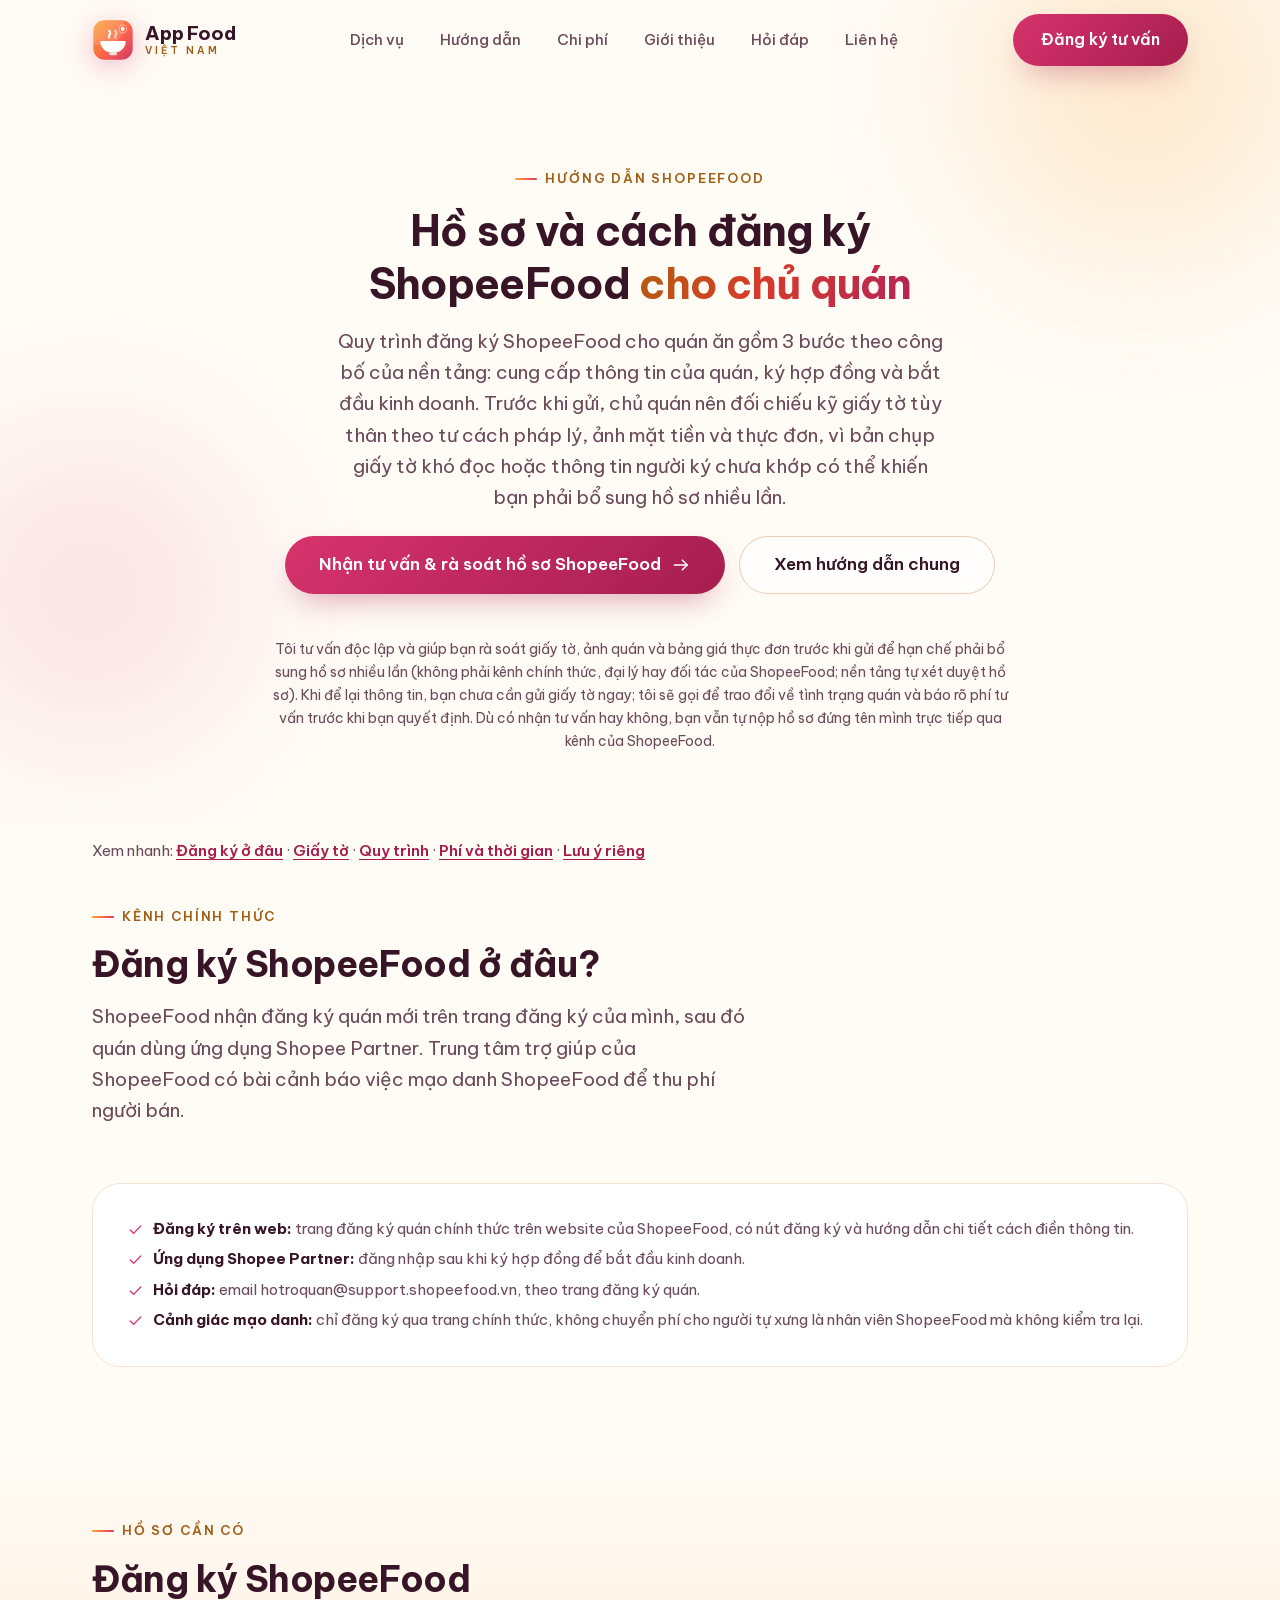
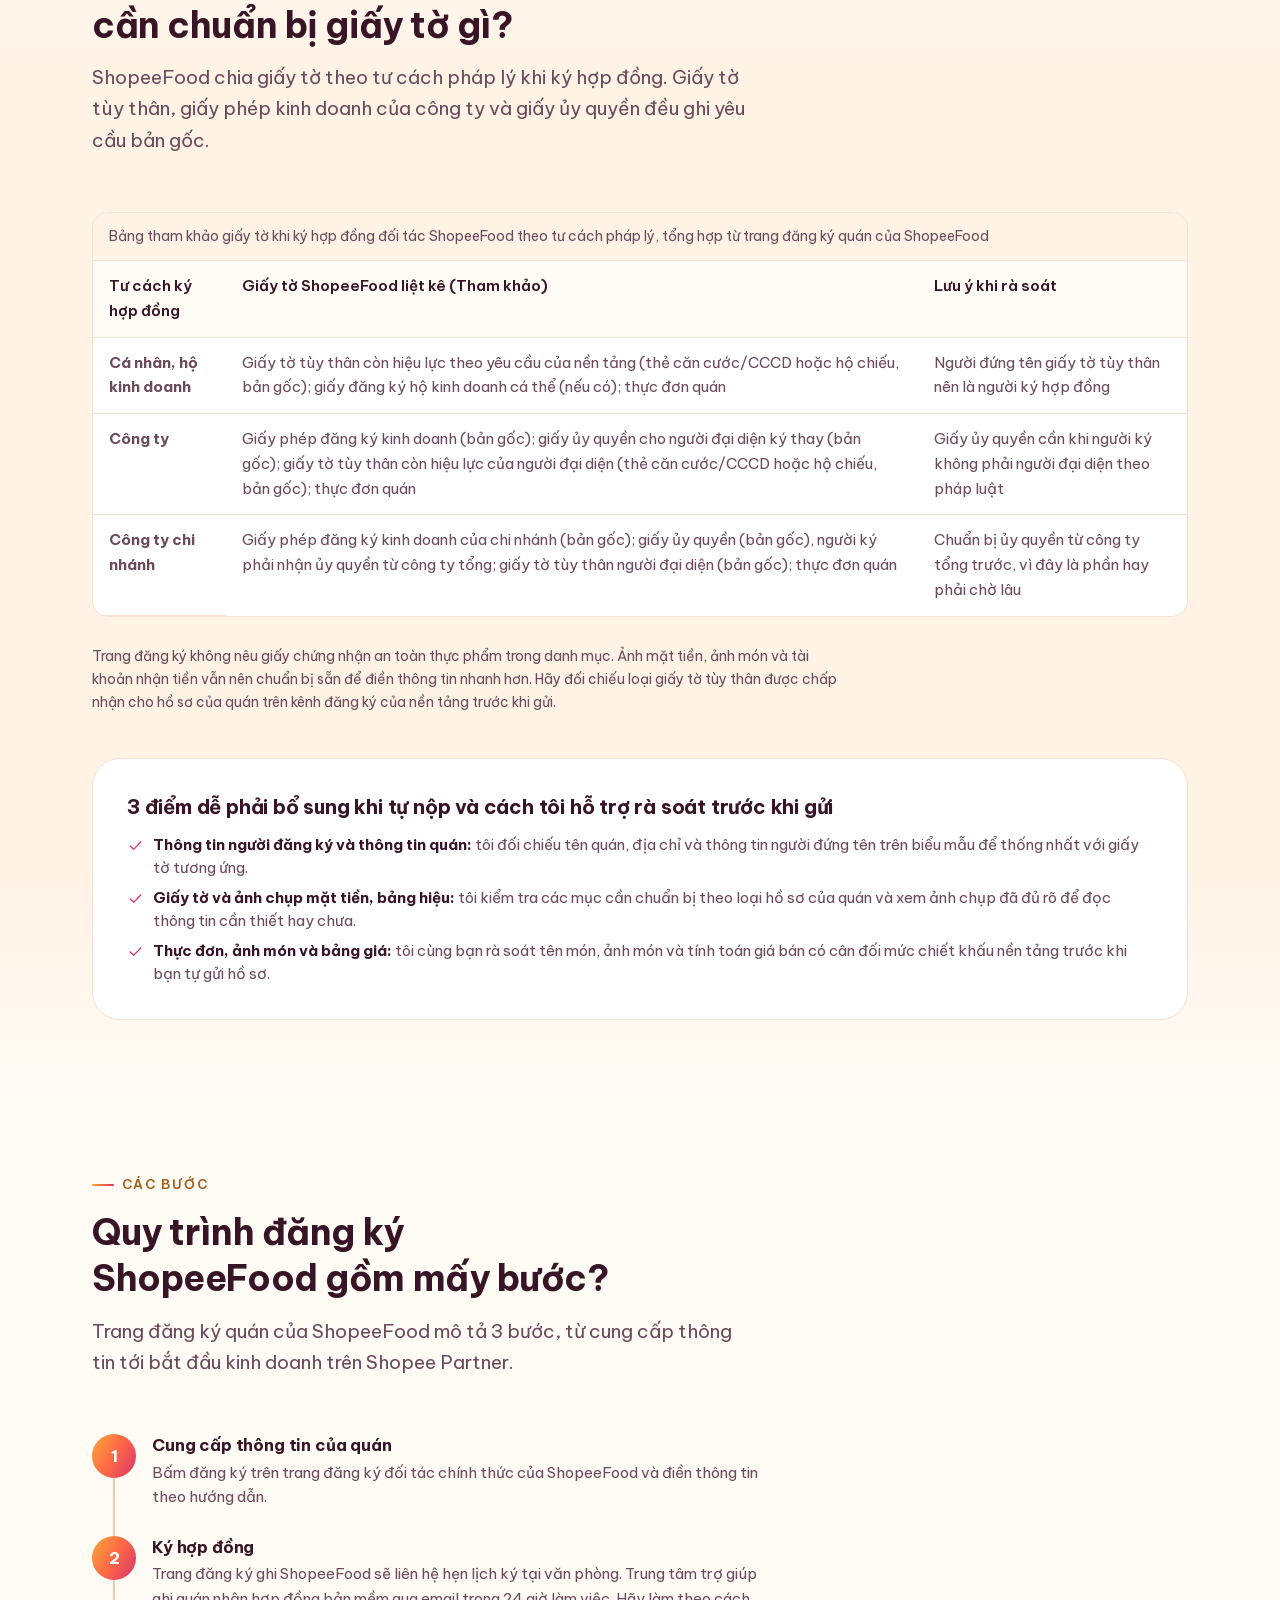
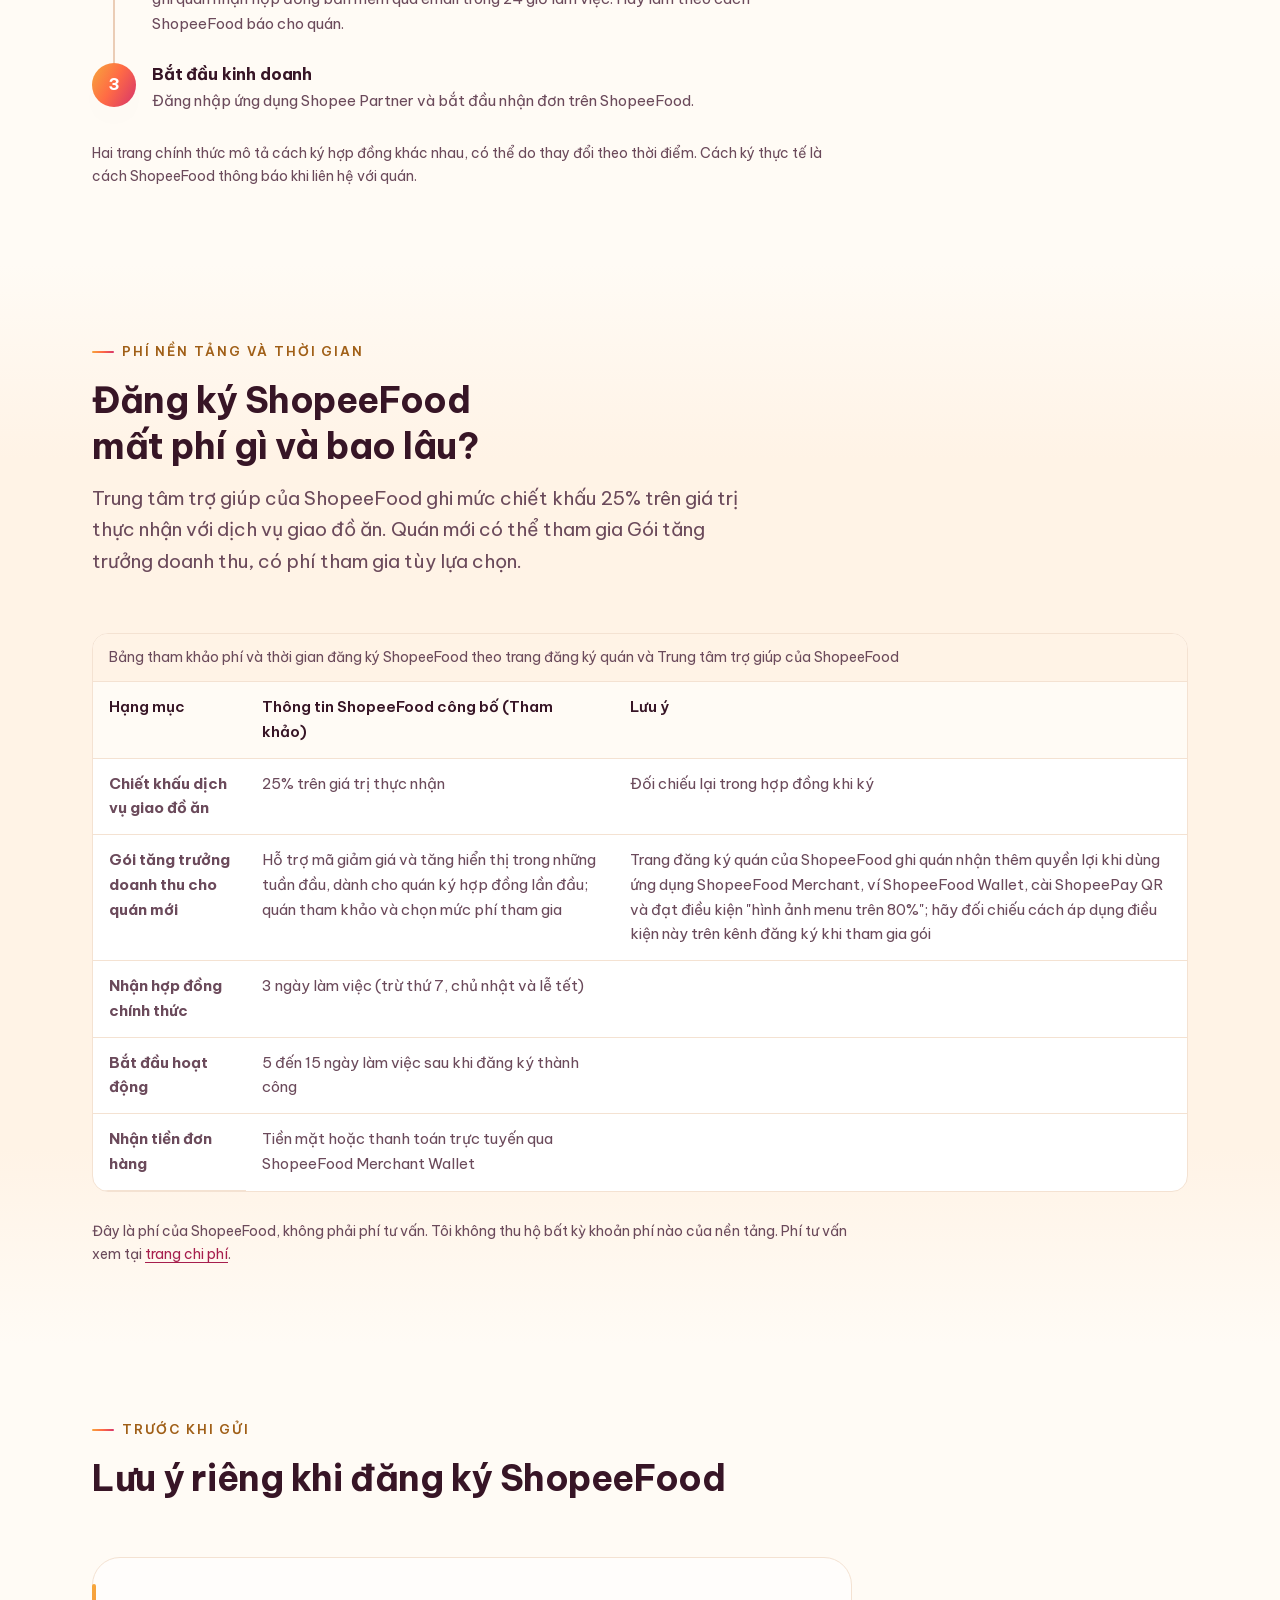
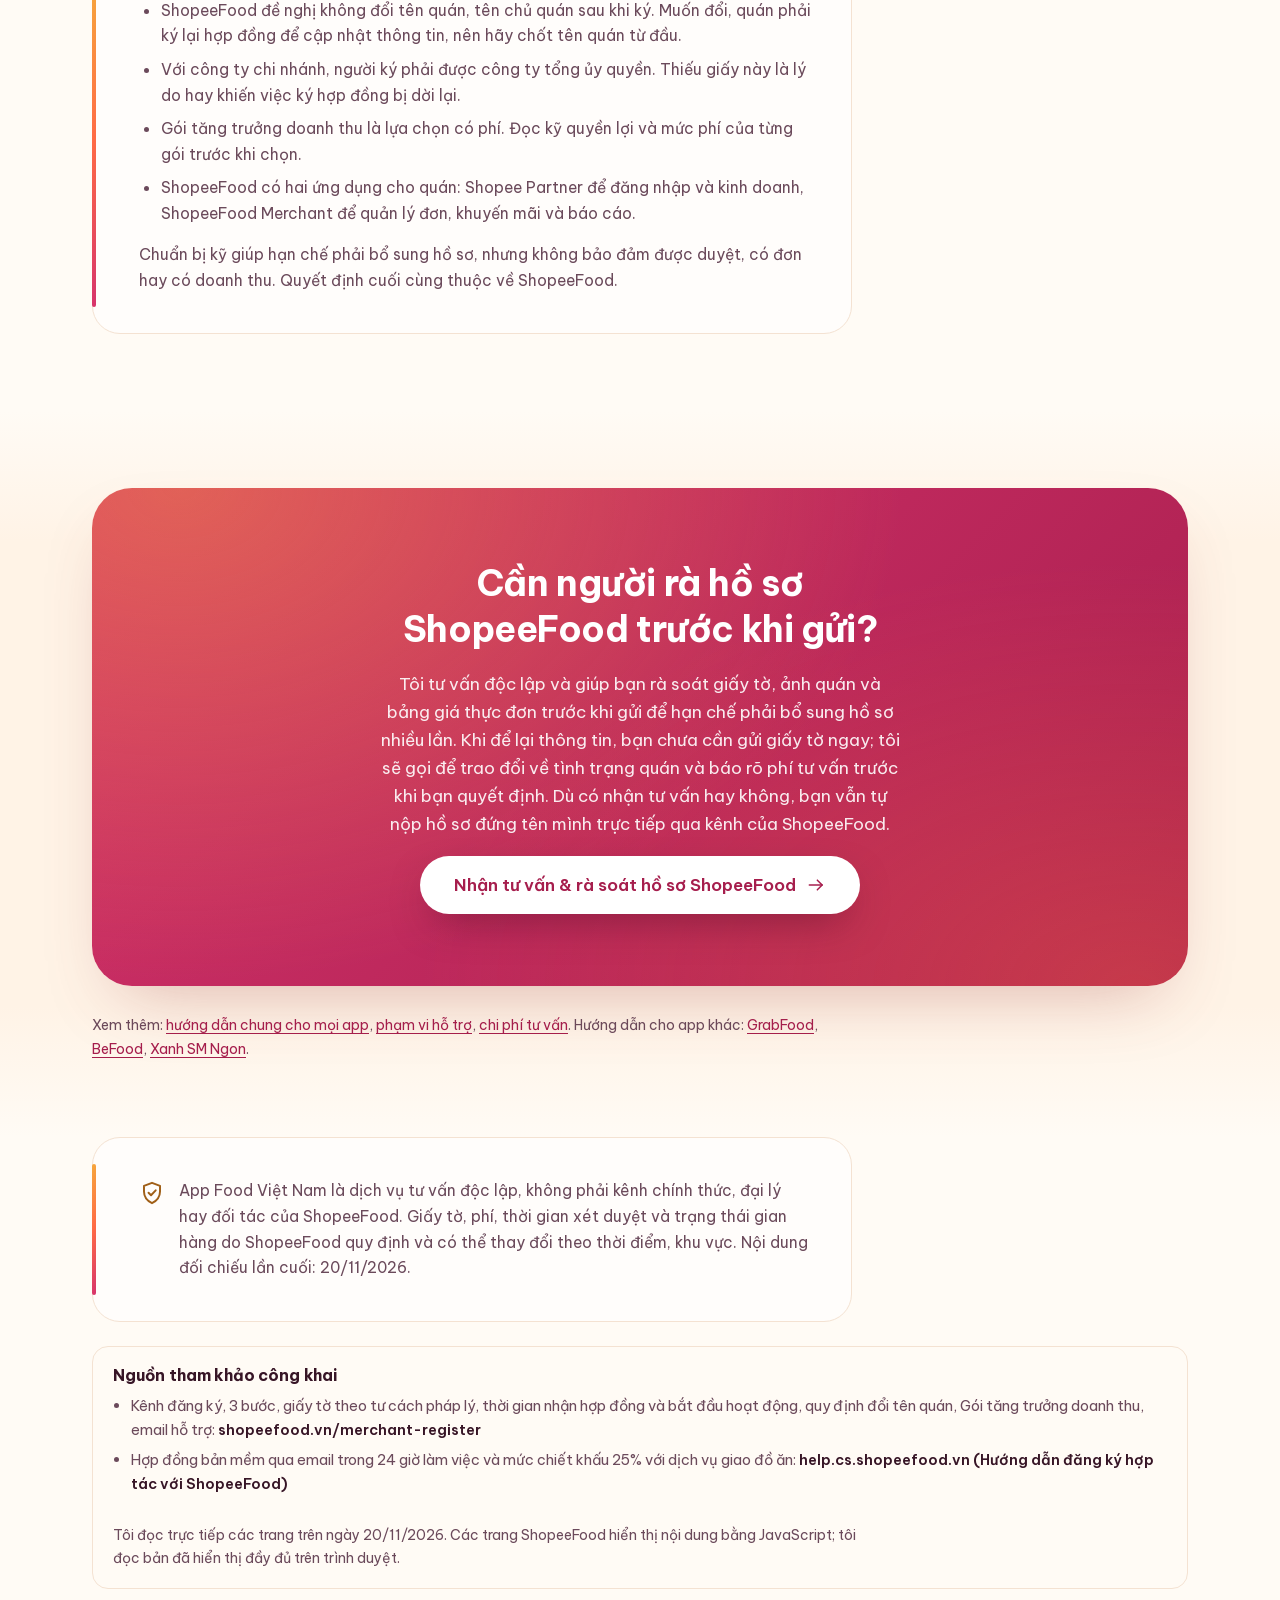
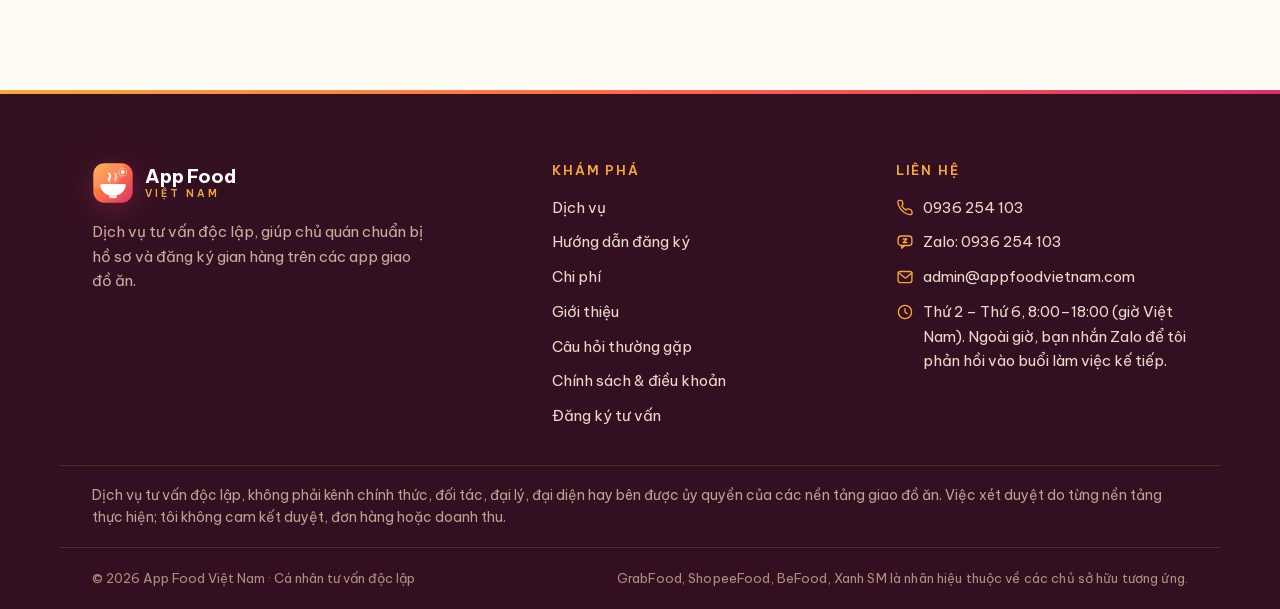
<file: huong-dan-dang-ky/shopeefood/index.html>
<!doctype html>
<html lang="vi">
<head>
  <meta charset="utf-8">
  <!-- Google Tag Manager -->
  <script>(function(w,d,s,l,i){w[l]=w[l]||[];w[l].push({'gtm.start':
  new Date().getTime(),event:'gtm.js'});var f=d.getElementsByTagName(s)[0],
  j=d.createElement(s),dl=l!='dataLayer'?'&l='+l:'';j.async=true;j.src=
  'https://www.googletagmanager.com/gtm.js?id='+i+dl;f.parentNode.insertBefore(j,f);
  })(window,document,'script','dataLayer','GTM-K2JDBFPT');</script>
  <!-- End Google Tag Manager -->
  <meta name="google-site-verification" content="fqpDVTH3SYLtBj9AutIHvdOHtQyylVKKp6pQyJX3B4w">
  <meta name="viewport" content="width=device-width, initial-scale=1">
  <script>document.documentElement.classList.add('js');setTimeout(function(){if(!window.__afvReady)document.documentElement.classList.remove('js')},3000)</script>
  <title>Hồ sơ và cách đăng ký ShopeeFood | App Food Việt Nam</title>
  <meta name="description" content="Xem cách đăng ký ShopeeFood cho chủ quán, giấy tờ tùy thân cần đối chiếu và những thông tin cần kiểm tra trước khi gửi hồ sơ.">
  <meta name="theme-color" content="#FFFBF5">
  <meta property="og:type" content="website">
  <meta property="og:url" content="https://appfoodvietnam.com/huong-dan-dang-ky/shopeefood/">
  <meta property="og:title" content="Hồ sơ và cách đăng ký ShopeeFood | App Food Việt Nam">
  <meta property="og:description" content="Xem cách đăng ký ShopeeFood cho chủ quán, giấy tờ tùy thân cần đối chiếu và những thông tin cần kiểm tra trước khi gửi hồ sơ.">
  <meta property="og:image" content="https://appfoodvietnam.com/assets/img/og-cover.jpg">
  <meta property="og:image:width" content="1200">
  <meta property="og:image:height" content="630">
  <meta property="og:image:alt" content="App Food Việt Nam: hỗ trợ chủ quán chuẩn bị hồ sơ mở gian hàng trên app giao đồ ăn">
  <meta property="og:locale" content="vi_VN">
  <meta property="og:site_name" content="App Food Việt Nam">
  <meta name="twitter:card" content="summary_large_image">
  <meta name="twitter:title" content="Hồ sơ và cách đăng ký ShopeeFood | App Food Việt Nam">
  <meta name="twitter:description" content="Xem cách đăng ký ShopeeFood cho chủ quán, giấy tờ tùy thân cần đối chiếu và những thông tin cần kiểm tra trước khi gửi hồ sơ.">
  <meta name="twitter:image" content="https://appfoodvietnam.com/assets/img/og-cover.jpg">
  <link rel="icon" type="image/svg+xml" href="/favicon.svg">
  <link rel="canonical" href="https://appfoodvietnam.com/huong-dan-dang-ky/shopeefood/">
  <link rel="preload" href="/assets/fonts/be-vietnam-pro-400-vietnamese.woff2" as="font" type="font/woff2" crossorigin>
  <link rel="preload" href="/assets/fonts/be-vietnam-pro-400-latin.woff2" as="font" type="font/woff2" crossorigin>
  <link rel="preload" href="/assets/fonts/be-vietnam-pro-700-latin.woff2" as="font" type="font/woff2" crossorigin>
  <link rel="preload" href="/assets/fonts/be-vietnam-pro-700-vietnamese.woff2" as="font" type="font/woff2" crossorigin>
  <link rel="stylesheet" href="/assets/css/style.css?v=05a">
  <style>
    /* Page-scoped: dùng chung cho /huong-dan-dang-ky/ và 4 trang hướng dẫn theo app, không đụng assets/css/style.css */
    /* Checklist 5 nhóm: 3+2 (hàng 2 căn giữa có chủ đích) thay vì 4+1 */
    .checklist-grid { display: flex; flex-wrap: wrap; justify-content: center; gap: clamp(16px, 2.6vw, 26px); }
    .checklist-grid > * { flex: 1 1 260px; max-width: calc((100% - 2 * clamp(16px, 2.6vw, 26px)) / 3); }
    @media (max-width: 900px) { .checklist-grid > * { max-width: calc((100% - clamp(16px, 2.6vw, 26px)) / 2); } }
    @media (max-width: 640px) { .checklist-grid > * { max-width: none; } }
    .guide-toc { padding-top: 8px; margin-bottom: 28px; }
    .guide-toc p { font-size: .9375rem; color: var(--muc-2); }
    .guide-toc a { display: inline-block; padding: 6px 0; font-weight: 600; }
    .guide-note { max-width: 760px; margin-top: 28px; color: var(--muc-2); }
    /* Trang đọc dài: mọi khối cùng trục trái với tiêu đề section */
    .prose { margin-inline: 0; }
    .guide-split { align-items: center; margin-bottom: clamp(32px, 4vw, 48px); }
    .guide-split .section-head { margin-bottom: 0; }
    #loi-thuong-gap .guide-split { margin-bottom: 0; }
    #loi-thuong-gap .prose { margin-top: 24px; }
    .guide-box {
      margin-top: clamp(28px, 4vw, 44px); padding: clamp(22px, 3vw, 34px);
      background: var(--the); border: 1.5px solid var(--vien); border-radius: var(--bo-goc-lon);
      display: grid; gap: 14px;
    }
    .guide-box > p { color: var(--muc-2); font-size: .9688rem; max-width: 760px; }
    .type-grid { display: grid; grid-template-columns: repeat(3, 1fr); gap: 16px; margin-top: 4px; }
    .type-grid > div { padding: 18px 18px 16px; border-radius: 18px; background: var(--nen); border: 1px solid var(--vien); }
    .type-grid h4 { font-family: var(--font-display); font-size: 1.0625rem; margin-bottom: 10px; color: var(--man-dam); }
    .guide-box ul { list-style: none; padding: 0; display: grid; gap: 8px; }
    .guide-box li { display: flex; gap: 9px; align-items: flex-start; font-size: .9375rem; color: var(--muc-2); line-height: 1.5; }
    .guide-box li svg { width: 17px; height: 17px; flex: none; color: var(--man); margin-top: 3px; }
    .channel-list li strong { color: var(--muc); }
    @media (max-width: 900px) { .type-grid { grid-template-columns: 1fr; } }
    .guide-timeline { position: relative; max-width: 680px; margin-inline: 0; display: grid; gap: 26px; }
    .guide-timeline-item { position: relative; display: grid; grid-template-columns: 44px 1fr; gap: 16px; align-items: start; }
    .guide-timeline-item:not(:last-child)::before {
      content: ""; position: absolute; left: 21px; top: 44px; bottom: -26px; width: 2px;
      background: var(--vien-2);
    }
    .guide-timeline-num {
      position: relative; z-index: 1; width: 44px; height: 44px; border-radius: 50%; flex: none;
      display: flex; align-items: center; justify-content: center;
      background: var(--grad-brand); color: #fff;
      font-family: var(--font-display); font-weight: 800; font-size: 1.0625rem;
      box-shadow: var(--bong-mem);
    }
    .guide-timeline-item h3 { font-size: 1.0313rem; margin: 0 0 4px; color: var(--muc); }
    .guide-timeline-item p { margin: 0; color: var(--muc-2); font-size: .9375rem; }
    .fee-grid { display: grid; grid-template-columns: repeat(2, 1fr); gap: clamp(16px, 2.6vw, 26px); }
    @media (max-width: 640px) { .fee-grid { grid-template-columns: 1fr; } }
    .guide-disclaimer { display: flex; gap: 14px; align-items: flex-start; }
    .guide-disclaimer svg { width: 26px; height: 26px; flex: none; color: var(--dong); margin-top: 2px; }
    .guide-disclaimer p { margin: 0; }
    .guide-sources cite, .channel-list span, .compare-table td { overflow-wrap: anywhere; }
  </style>
  <script type="application/ld+json">
  {
    "@context": "https://schema.org",
    "@type": "WebPage",
    "@id": "https://appfoodvietnam.com/huong-dan-dang-ky/shopeefood/#webpage",
    "url": "https://appfoodvietnam.com/huong-dan-dang-ky/shopeefood/",
    "name": "Hồ sơ và cách đăng ký ShopeeFood | App Food Việt Nam",
    "description": "Xem cách đăng ký ShopeeFood cho chủ quán, giấy tờ tùy thân cần đối chiếu và những thông tin cần kiểm tra trước khi gửi hồ sơ.",
    "inLanguage": "vi",
    "isPartOf": {
      "@id": "https://appfoodvietnam.com/#website"
    },
    "about": {
      "@id": "https://appfoodvietnam.com/#org"
    },
    "dateModified": "2026-11-20",
    "publisher": {
      "@type": "ProfessionalService",
      "@id": "https://appfoodvietnam.com/#org",
      "name": "App Food Việt Nam",
      "url": "https://appfoodvietnam.com/"
    }
  }
  </script>
  <script type="application/ld+json">
  {
    "@context": "https://schema.org",
    "@type": "BreadcrumbList",
    "itemListElement": [
      {
        "@type": "ListItem",
        "position": 1,
        "name": "Trang chủ",
        "item": "https://appfoodvietnam.com/"
      },
      {
        "@type": "ListItem",
        "position": 2,
        "name": "Hướng dẫn đăng ký",
        "item": "https://appfoodvietnam.com/huong-dan-dang-ky/"
      },
      {
        "@type": "ListItem",
        "position": 3,
        "name": "Hồ sơ đăng ký ShopeeFood",
        "item": "https://appfoodvietnam.com/huong-dan-dang-ky/shopeefood/"
      }
    ]
  }
  </script>
</head>
<body>
<!-- Google Tag Manager (noscript) -->
<noscript><iframe src="https://www.googletagmanager.com/ns.html?id=GTM-K2JDBFPT"
height="0" width="0" style="display:none;visibility:hidden"></iframe></noscript>
<!-- End Google Tag Manager (noscript) -->

<header class="site-header">
  <div class="container header-inner">
    <a class="logo" href="/" aria-label="App Food Việt Nam: về trang chủ">
      <svg class="logo-mark" viewBox="0 0 64 64" aria-hidden="true"><defs><linearGradient id="gvh" x1="0" y1="0" x2="1" y2="1"><stop offset="0" stop-color="#F6A83C"/><stop offset=".5" stop-color="#FF6B45"/><stop offset="1" stop-color="#D6336C"/></linearGradient><clipPath id="gvhc"><rect x="2" y="2" width="60" height="60" rx="17"/></clipPath></defs><rect x="2" y="2" width="60" height="60" rx="17" fill="url(#gvh)"/><g clip-path="url(#gvhc)"><circle cx="17" cy="9" r="32" fill="#fff" opacity=".13"/></g><path d="M26.2 28.4c-1.9-2.3 1.5-4.1 1.5-6.9 0-1.9-1.1-3-1.8-3.7" stroke="#fff" stroke-width="3.4" stroke-linecap="round" fill="none" opacity=".92"/><path d="M35.6 28.4c-1.9-2.3 1.5-4.1 1.5-6.9 0-1.9-1.1-3-1.8-3.7" stroke="#fff" stroke-width="3.4" stroke-linecap="round" fill="none" opacity=".6"/><circle cx="46.8" cy="15.2" r="2.9" fill="#fff"/><circle cx="46.8" cy="15.2" r="6" stroke="#fff" stroke-width="1.7" fill="none" opacity=".4"/><path d="M14.6 33.5h34.8a2 2 0 0 1 2 2.2c-1 8.9-9.2 15.8-19.4 15.8s-18.4-6.9-19.4-15.8a2 2 0 0 1 2-2.2z" fill="#fff"/><path d="M26 51.4h12v1a2.8 2.8 0 0 1-2.8 2.8h-6.4A2.8 2.8 0 0 1 26 52.4z" fill="#fff" opacity=".8"/></svg>
      <span class="logo-text">App Food <small>Việt Nam</small></span>
    </a>
    <nav class="main-nav" aria-label="Điều hướng chính">
      <a href="/dich-vu/">Dịch vụ</a>
      <a href="/huong-dan-dang-ky/">Hướng dẫn</a>
      <a href="/bao-gia/">Chi phí</a>
      <a href="/gioi-thieu/">Giới thiệu</a>
      <a href="/cau-hoi-thuong-gap/">Hỏi đáp</a>
      <a href="/lien-he/">Liên hệ</a>
    </nav>
    <a class="btn btn-primary header-cta" href="/dang-ky/?app=shopeefood">Đăng ký tư vấn</a>
    <button class="nav-toggle" aria-expanded="false" aria-label="Mở hoặc đóng menu">
      <svg class="icon-menu" viewBox="0 0 24 24" fill="none" stroke="currentColor" stroke-width="1.8" stroke-linecap="round" aria-hidden="true"><path d="M3.6 7h16.8"/><path d="M3.6 12h16.8"/><path d="M3.6 17h10.8"/></svg>
      <svg class="icon-close" viewBox="0 0 24 24" fill="none" stroke="currentColor" stroke-width="1.8" stroke-linecap="round" aria-hidden="true"><path d="M6 6l12 12"/><path d="M18 6L6 18"/></svg>
    </button>
  </div>
</header>

<main>
  <section class="page-hero">
    <div class="hero-bg" aria-hidden="true">
      <span class="blob blob-1"></span>
      <span class="blob blob-2"></span>
    </div>
    <div class="container">
      <span class="eyebrow hero-enter">Hướng dẫn ShopeeFood</span>
      <h1 class="hero-enter-2">Hồ sơ và cách đăng&nbsp;ký ShopeeFood <span class="grad-text">cho chủ&nbsp;quán</span></h1>
      <p class="lead hero-enter-3">Quy trình đăng ký ShopeeFood cho quán ăn gồm 3 bước theo công bố của nền tảng: cung cấp thông tin của quán, ký hợp đồng và bắt đầu kinh doanh. Trước khi gửi, chủ quán nên đối chiếu kỹ giấy tờ tùy thân theo tư cách pháp lý, ảnh mặt tiền và thực đơn, vì bản chụp giấy tờ khó đọc hoặc thông tin người ký chưa khớp có thể khiến bạn phải bổ sung hồ sơ nhiều lần.</p>
      <div class="hero-actions hero-enter-3">
        <a class="btn btn-primary btn-lg" href="/dang-ky/?app=shopeefood">
          Nhận tư vấn &amp; rà soát hồ sơ ShopeeFood
          <svg viewBox="0 0 24 24" fill="none" stroke="currentColor" stroke-width="1.8" stroke-linecap="round" stroke-linejoin="round" aria-hidden="true"><path d="M4 12h15.4"/><path d="M13.6 6.2l5.8 5.8-5.8 5.8"/></svg>
        </a>
        <a class="btn btn-ghost btn-lg" href="/huong-dan-dang-ky/">Xem hướng dẫn chung</a>
      </div>
      <p class="guide-note hero-enter-3">Tôi tư vấn độc lập và giúp bạn rà soát giấy tờ, ảnh quán và bảng giá thực đơn trước khi gửi để hạn chế phải bổ sung hồ sơ nhiều lần (không phải kênh chính thức, đại lý hay đối tác của ShopeeFood; nền tảng tự xét duyệt hồ sơ). Khi để lại thông tin, bạn chưa cần gửi giấy tờ ngay; tôi sẽ gọi để trao đổi về tình trạng quán và báo rõ phí tư vấn trước khi bạn quyết định. Dù có nhận tư vấn hay không, bạn vẫn tự nộp hồ sơ đứng tên mình trực tiếp qua kênh của ShopeeFood.</p>
    </div>
  </section>

  <nav class="container guide-toc" aria-label="Nội dung hướng dẫn ShopeeFood">
    <p>Xem nhanh: <a href="#kenh-dang-ky">Đăng ký ở đâu</a> · <a href="#giay-to">Giấy tờ</a> · <a href="#quy-trinh">Quy trình</a> · <a href="#phi-thoi-gian">Phí và thời gian</a> · <a href="#luu-y">Lưu ý riêng</a></p>
  </nav>

  <!-- ============ KÊNH ĐĂNG KÝ ============ -->
  <section class="section" id="kenh-dang-ky" style="padding-top: 8px;">
    <div class="container">
      <div class="section-head reveal">
        <span class="eyebrow">Kênh chính thức</span>
        <h2>Đăng&nbsp;ký ShopeeFood ở đâu?</h2>
        <p class="lead">ShopeeFood nhận đăng ký quán mới trên trang đăng ký của mình, sau đó quán dùng ứng dụng Shopee Partner. Trung tâm trợ giúp của ShopeeFood có bài cảnh báo việc mạo danh ShopeeFood để thu phí người bán.</p>
      </div>
      <div class="guide-box reveal">
        <ul class="channel-list"><li><svg viewBox="0 0 24 24" fill="none" stroke="currentColor" stroke-width="1.8" stroke-linecap="round" stroke-linejoin="round" aria-hidden="true"><path d="M4.6 12.6l4.8 4.8L19.4 7"/></svg><span><strong>Đăng ký trên web:</strong> trang đăng ký quán chính thức trên website của ShopeeFood, có nút đăng ký và hướng dẫn chi tiết cách điền thông tin.</span></li><li><svg viewBox="0 0 24 24" fill="none" stroke="currentColor" stroke-width="1.8" stroke-linecap="round" stroke-linejoin="round" aria-hidden="true"><path d="M4.6 12.6l4.8 4.8L19.4 7"/></svg><span><strong>Ứng dụng Shopee Partner:</strong> đăng nhập sau khi ký hợp đồng để bắt đầu kinh doanh.</span></li><li><svg viewBox="0 0 24 24" fill="none" stroke="currentColor" stroke-width="1.8" stroke-linecap="round" stroke-linejoin="round" aria-hidden="true"><path d="M4.6 12.6l4.8 4.8L19.4 7"/></svg><span><strong>Hỏi đáp:</strong> email hotroquan@support.shopeefood.vn, theo trang đăng ký quán.</span></li><li><svg viewBox="0 0 24 24" fill="none" stroke="currentColor" stroke-width="1.8" stroke-linecap="round" stroke-linejoin="round" aria-hidden="true"><path d="M4.6 12.6l4.8 4.8L19.4 7"/></svg><span><strong>Cảnh giác mạo danh:</strong> chỉ đăng ký qua trang chính thức, không chuyển phí cho người tự xưng là nhân viên ShopeeFood mà không kiểm tra lại.</span></li></ul>
      </div>
    </div>
  </section>

  <!-- ============ GIẤY TỜ ============ -->
  <section class="section section-alt" id="giay-to">
    <div class="container">
      <div class="section-head reveal">
        <span class="eyebrow">Hồ sơ cần có</span>
        <h2>Đăng&nbsp;ký ShopeeFood cần chuẩn&nbsp;bị giấy&nbsp;tờ gì?</h2>
        <p class="lead">ShopeeFood chia giấy tờ theo tư cách pháp lý khi ký hợp đồng. Giấy tờ tùy thân, giấy phép kinh doanh của công ty và giấy ủy quyền đều ghi yêu cầu bản gốc.</p>
      </div>
        <div class="table-wrap reveal" style="margin-top: 24px;">
          <table class="compare-table">
            <caption>Bảng tham khảo giấy tờ khi ký hợp đồng đối tác ShopeeFood theo tư cách pháp lý, tổng hợp từ trang đăng ký quán của ShopeeFood</caption>
            <thead>
              <tr><th scope="col">Tư cách ký hợp đồng</th><th scope="col">Giấy tờ ShopeeFood liệt kê (Tham khảo)</th><th scope="col">Lưu ý khi rà soát</th></tr>
            </thead>
            <tbody>
              <tr>
                <th scope="row">Cá nhân, hộ kinh doanh</th>
                <td>Giấy tờ tùy thân còn hiệu lực theo yêu cầu của nền tảng (thẻ căn cước/CCCD hoặc hộ chiếu, bản gốc); giấy đăng ký hộ kinh doanh cá thể (nếu có); thực đơn quán</td>
                <td>Người đứng tên giấy tờ tùy thân nên là người ký hợp đồng</td>
              </tr>
              <tr>
                <th scope="row">Công ty</th>
                <td>Giấy phép đăng ký kinh doanh (bản gốc); giấy ủy quyền cho người đại diện ký thay (bản gốc); giấy tờ tùy thân còn hiệu lực của người đại diện (thẻ căn cước/CCCD hoặc hộ chiếu, bản gốc); thực đơn quán</td>
                <td>Giấy ủy quyền cần khi người ký không phải người đại diện theo pháp luật</td>
              </tr>
              <tr>
                <th scope="row">Công ty chi nhánh</th>
                <td>Giấy phép đăng ký kinh doanh của chi nhánh (bản gốc); giấy ủy quyền (bản gốc), người ký phải nhận ủy quyền từ công ty tổng; giấy tờ tùy thân người đại diện (bản gốc); thực đơn quán</td>
                <td>Chuẩn bị ủy quyền từ công ty tổng trước, vì đây là phần hay phải chờ lâu</td>
              </tr>
            </tbody>
          </table>
        </div>
      <p class="guide-note">Trang đăng ký không nêu giấy chứng nhận an toàn thực phẩm trong danh mục. Ảnh mặt tiền, ảnh món và tài khoản nhận tiền vẫn nên chuẩn bị sẵn để điền thông tin nhanh hơn. Hãy đối chiếu loại giấy tờ tùy thân được chấp nhận cho hồ sơ của quán trên kênh đăng ký của nền tảng trước khi gửi.</p>
      <div class="guide-box reveal">
        <h3>3 điểm dễ phải bổ&nbsp;sung khi tự&nbsp;nộp và cách tôi hỗ&nbsp;trợ rà&nbsp;soát trước khi gửi</h3>
        <ul class="channel-list">
          <li><svg viewBox="0 0 24 24" fill="none" stroke="currentColor" stroke-width="1.8" stroke-linecap="round" stroke-linejoin="round" aria-hidden="true"><path d="M4.6 12.6l4.8 4.8L19.4 7"/></svg><span><strong>Thông tin người đăng ký và thông tin quán:</strong> tôi đối chiếu tên quán, địa chỉ và thông tin người đứng tên trên biểu mẫu để thống nhất với giấy tờ tương ứng.</span></li>
          <li><svg viewBox="0 0 24 24" fill="none" stroke="currentColor" stroke-width="1.8" stroke-linecap="round" stroke-linejoin="round" aria-hidden="true"><path d="M4.6 12.6l4.8 4.8L19.4 7"/></svg><span><strong>Giấy tờ và ảnh chụp mặt tiền, bảng hiệu:</strong> tôi kiểm tra các mục cần chuẩn bị theo loại hồ sơ của quán và xem ảnh chụp đã đủ rõ để đọc thông tin cần thiết hay chưa.</span></li>
          <li><svg viewBox="0 0 24 24" fill="none" stroke="currentColor" stroke-width="1.8" stroke-linecap="round" stroke-linejoin="round" aria-hidden="true"><path d="M4.6 12.6l4.8 4.8L19.4 7"/></svg><span><strong>Thực đơn, ảnh món và bảng giá:</strong> tôi cùng bạn rà soát tên món, ảnh món và tính toán giá bán có cân đối mức chiết khấu nền tảng trước khi bạn tự gửi hồ sơ.</span></li>
        </ul>
      </div>
    </div>
  </section>

  <!-- ============ QUY TRÌNH ============ -->
  <section class="section" id="quy-trinh">
    <div class="container">
      <div class="section-head reveal">
        <span class="eyebrow">Các bước</span>
        <h2>Quy&nbsp;trình đăng&nbsp;ký ShopeeFood gồm mấy bước?</h2>
        <p class="lead">Trang đăng ký quán của ShopeeFood mô tả 3 bước, từ cung cấp thông tin tới bắt đầu kinh doanh trên Shopee Partner.</p>
      </div>
      <ol class="guide-timeline reveal" role="list">
        <li class="guide-timeline-item">
          <span class="guide-timeline-num" aria-hidden="true">1</span>
          <div>
            <h3>Cung cấp thông tin của quán</h3>
            <p>Bấm đăng ký trên trang đăng ký đối tác chính thức của ShopeeFood và điền thông tin theo hướng dẫn.</p>
          </div>
        </li>
        <li class="guide-timeline-item">
          <span class="guide-timeline-num" aria-hidden="true">2</span>
          <div>
            <h3>Ký hợp đồng</h3>
            <p>Trang đăng ký ghi ShopeeFood sẽ liên hệ hẹn lịch ký tại văn phòng. Trung tâm trợ giúp ghi quán nhận hợp đồng bản mềm qua email trong 24 giờ làm việc. Hãy làm theo cách ShopeeFood báo cho quán.</p>
          </div>
        </li>
        <li class="guide-timeline-item">
          <span class="guide-timeline-num" aria-hidden="true">3</span>
          <div>
            <h3>Bắt đầu kinh doanh</h3>
            <p>Đăng nhập ứng dụng Shopee Partner và bắt đầu nhận đơn trên ShopeeFood.</p>
          </div>
        </li>
      </ol>
      <p class="guide-note">Hai trang chính thức mô tả cách ký hợp đồng khác nhau, có thể do thay đổi theo thời điểm. Cách ký thực tế là cách ShopeeFood thông báo khi liên hệ với quán.</p>
    </div>
  </section>

  <!-- ============ PHÍ VÀ THỜI GIAN ============ -->
  <section class="section section-alt" id="phi-thoi-gian">
    <div class="container">
      <div class="section-head reveal">
        <span class="eyebrow">Phí nền tảng và thời gian</span>
        <h2>Đăng&nbsp;ký ShopeeFood mất phí gì và bao lâu?</h2>
        <p class="lead">Trung tâm trợ giúp của ShopeeFood ghi mức chiết khấu 25% trên giá trị thực nhận với dịch vụ giao đồ ăn. Quán mới có thể tham gia Gói tăng trưởng doanh thu, có phí tham gia tùy lựa chọn.</p>
      </div>
        <div class="table-wrap reveal" style="margin-top: 24px;">
          <table class="compare-table">
            <caption>Bảng tham khảo phí và thời gian đăng ký ShopeeFood theo trang đăng ký quán và Trung tâm trợ giúp của ShopeeFood</caption>
            <thead>
              <tr><th scope="col">Hạng mục</th><th scope="col">Thông tin ShopeeFood công bố (Tham khảo)</th><th scope="col">Lưu ý</th></tr>
            </thead>
            <tbody>
              <tr>
                <th scope="row">Chiết khấu dịch vụ giao đồ ăn</th>
                <td>25% trên giá trị thực nhận</td>
                <td>Đối chiếu lại trong hợp đồng khi ký</td>
              </tr>
              <tr>
                <th scope="row">Gói tăng trưởng doanh thu cho quán mới</th>
                <td>Hỗ trợ mã giảm giá và tăng hiển thị trong những tuần đầu, dành cho quán ký hợp đồng lần đầu; quán tham khảo và chọn mức phí tham gia</td>
                <td>Trang đăng ký quán của ShopeeFood ghi quán nhận thêm quyền lợi khi dùng ứng dụng ShopeeFood Merchant, ví ShopeeFood Wallet, cài ShopeePay QR và đạt điều kiện "hình ảnh menu trên 80%"; hãy đối chiếu cách áp dụng điều kiện này trên kênh đăng ký khi tham gia gói</td>
              </tr>
              <tr>
                <th scope="row">Nhận hợp đồng chính thức</th>
                <td>3 ngày làm việc (trừ thứ 7, chủ nhật và lễ tết)</td>
                <td></td>
              </tr>
              <tr>
                <th scope="row">Bắt đầu hoạt động</th>
                <td>5 đến 15 ngày làm việc sau khi đăng ký thành công</td>
                <td></td>
              </tr>
              <tr>
                <th scope="row">Nhận tiền đơn hàng</th>
                <td>Tiền mặt hoặc thanh toán trực tuyến qua ShopeeFood Merchant Wallet</td>
                <td></td>
              </tr>
            </tbody>
          </table>
        </div>
      <p class="guide-note">Đây là phí của ShopeeFood, không phải phí tư vấn. Tôi không thu hộ bất kỳ khoản phí nào của nền tảng. Phí tư vấn xem tại <a href="/bao-gia/">trang chi phí</a>.</p>
    </div>
  </section>

  <!-- ============ LƯU Ý RIÊNG ============ -->
  <section class="section" id="luu-y">
    <div class="container">
      <div class="section-head reveal">
        <span class="eyebrow">Trước khi gửi</span>
        <h2>Lưu&nbsp;ý riêng khi đăng&nbsp;ký ShopeeFood</h2>
      </div>
      <div class="prose reveal">
        <ul>
          <li>ShopeeFood đề nghị không đổi tên quán, tên chủ quán sau khi ký. Muốn đổi, quán phải ký lại hợp đồng để cập nhật thông tin, nên hãy chốt tên quán từ đầu.</li>
          <li>Với công ty chi nhánh, người ký phải được công ty tổng ủy quyền. Thiếu giấy này là lý do hay khiến việc ký hợp đồng bị dời lại.</li>
          <li>Gói tăng trưởng doanh thu là lựa chọn có phí. Đọc kỹ quyền lợi và mức phí của từng gói trước khi chọn.</li>
          <li>ShopeeFood có hai ứng dụng cho quán: Shopee Partner để đăng nhập và kinh doanh, ShopeeFood Merchant để quản lý đơn, khuyến mãi và báo cáo.</li>
        </ul>
        <p>Chuẩn bị kỹ giúp hạn chế phải bổ sung hồ sơ, nhưng không bảo đảm được duyệt, có đơn hay có doanh thu. Quyết định cuối cùng thuộc về ShopeeFood.</p>
      </div>
    </div>
  </section>

  <!-- ============ CTA ============ -->
  <section class="section section-alt" id="tu-van">
    <div class="container">
      <div class="cta-banner reveal">
        <h2>Cần người rà hồ&nbsp;sơ ShopeeFood trước khi gửi?</h2>
        <p>Tôi tư vấn độc lập và giúp bạn rà soát giấy tờ, ảnh quán và bảng giá thực đơn trước khi gửi để hạn chế phải bổ sung hồ sơ nhiều lần. Khi để lại thông tin, bạn chưa cần gửi giấy tờ ngay; tôi sẽ gọi để trao đổi về tình trạng quán và báo rõ phí tư vấn trước khi bạn quyết định. Dù có nhận tư vấn hay không, bạn vẫn tự nộp hồ sơ đứng tên mình trực tiếp qua kênh của ShopeeFood.</p>
        <a class="btn btn-primary btn-lg" href="/dang-ky/?app=shopeefood">
          Nhận tư vấn &amp; rà soát hồ sơ ShopeeFood
          <svg viewBox="0 0 24 24" fill="none" stroke="currentColor" stroke-width="1.8" stroke-linecap="round" stroke-linejoin="round" aria-hidden="true"><path d="M4 12h15.4"/><path d="M13.6 6.2l5.8 5.8-5.8 5.8"/></svg>
        </a>
      </div>
      <p class="guide-note">Xem thêm: <a href="/huong-dan-dang-ky/">hướng dẫn chung cho mọi app</a>, <a href="/dich-vu/">phạm vi hỗ trợ</a>, <a href="/bao-gia/">chi phí tư vấn</a>. Hướng dẫn cho app khác: <a href="/huong-dan-dang-ky/grabfood/">GrabFood</a>, <a href="/huong-dan-dang-ky/befood/">BeFood</a>, <a href="/huong-dan-dang-ky/xanh-sm-ngon/">Xanh SM Ngon</a>.</p>
    </div>
  </section>

  <!-- ============ NGUỒN VÀ MIỄN TRỪ ============ -->
  <section class="section" style="padding-top: 0;">
    <div class="container">
      <div class="prose guide-disclaimer reveal">
        <svg viewBox="0 0 24 24" fill="none" stroke="currentColor" stroke-width="1.8" stroke-linecap="round" stroke-linejoin="round" aria-hidden="true"><path d="M12 2.6l7.4 2.9v5.1c0 4.5-3 8.6-7.4 10.8C7.6 19.2 4.6 15.1 4.6 10.6V5.5z"/><path d="M8.8 11.8l2.3 2.3 4.3-4.6"/></svg>
        <p>App Food Việt Nam là dịch vụ tư vấn độc lập, không phải kênh chính thức, đại lý hay đối tác của ShopeeFood. Giấy tờ, phí, thời gian xét duyệt và trạng thái gian hàng do ShopeeFood quy định và có thể thay đổi theo thời điểm, khu vực. Nội dung đối chiếu lần cuối: <time datetime="2026-11-20">20/11/2026</time>.</p>
      </div>
      <aside class="guide-sources reveal" id="nguon-tham-khao" aria-label="Nguồn thông tin tham khảo">
        <h3>Nguồn tham khảo công khai</h3>
        <ul>
          <li>Kênh đăng ký, 3 bước, giấy tờ theo tư cách pháp lý, thời gian nhận hợp đồng và bắt đầu hoạt động, quy định đổi tên quán, Gói tăng trưởng doanh thu, email hỗ trợ: <cite>shopeefood.vn/merchant-register</cite></li>
          <li>Hợp đồng bản mềm qua email trong 24 giờ làm việc và mức chiết khấu 25% với dịch vụ giao đồ ăn: <cite>help.cs.shopeefood.vn (Hướng dẫn đăng ký hợp tác với ShopeeFood)</cite></li>
        </ul>
        <p class="guide-note">Tôi đọc trực tiếp các trang trên ngày <time datetime="2026-11-20">20/11/2026</time>. Các trang ShopeeFood hiển thị nội dung bằng JavaScript; tôi đọc bản đã hiển thị đầy đủ trên trình duyệt.</p>
      </aside>
    </div>
  </section>
</main>

<div class="floating-cta">
  <a class="fab fab-call" href="tel:0936254103" aria-label="Gọi 0936 254 103">
    <svg viewBox="0 0 24 24" fill="none" stroke="currentColor" stroke-width="1.8" stroke-linecap="round" stroke-linejoin="round" aria-hidden="true"><path d="M21.4 16.8v2.2a1.9 1.9 0 0 1-2.1 1.9 18.9 18.9 0 0 1-8.2-2.9 18.6 18.6 0 0 1-5.7-5.7A18.9 18.9 0 0 1 2.5 4a1.9 1.9 0 0 1 1.9-2.1h2.2a1.9 1.9 0 0 1 1.9 1.6c.1.9.3 1.7.6 2.5a1.9 1.9 0 0 1-.4 2l-1 1a15.2 15.2 0 0 0 5.7 5.7l1-1a1.9 1.9 0 0 1 2-.4c.8.3 1.6.5 2.5.6a1.9 1.9 0 0 1 1.6 1.9z"/></svg>
    <span class="fab-label">0936&nbsp;254&nbsp;103</span>
  </a>
  <a class="fab fab-zalo" href="https://zalo.me/0936254103" target="_blank" rel="noopener" aria-label="Nhắn Zalo cho App Food Việt Nam">
    <svg viewBox="0 0 24 24" fill="none" stroke="currentColor" stroke-width="1.8" stroke-linecap="round" stroke-linejoin="round" aria-hidden="true"><rect x="2.8" y="4" width="18.4" height="12.6" rx="4.4"/><path d="M7.6 16.6v3.8l4-3.8"/><path d="M9.6 8h4.8l-4.8 4.6h4.8"/></svg>
    <span class="fab-label">Chat Zalo</span>
  </a>
</div>

<footer class="site-footer">
  <div class="container footer-grid">
    <div class="footer-brand">
      <a class="logo" href="/" aria-label="App Food Việt Nam">
        <svg class="logo-mark" viewBox="0 0 64 64" aria-hidden="true"><defs><linearGradient id="gvf" x1="0" y1="0" x2="1" y2="1"><stop offset="0" stop-color="#F6A83C"/><stop offset=".5" stop-color="#FF6B45"/><stop offset="1" stop-color="#D6336C"/></linearGradient><clipPath id="gvfc"><rect x="2" y="2" width="60" height="60" rx="17"/></clipPath></defs><rect x="2" y="2" width="60" height="60" rx="17" fill="url(#gvf)"/><g clip-path="url(#gvfc)"><circle cx="17" cy="9" r="32" fill="#fff" opacity=".13"/></g><path d="M26.2 28.4c-1.9-2.3 1.5-4.1 1.5-6.9 0-1.9-1.1-3-1.8-3.7" stroke="#fff" stroke-width="3.4" stroke-linecap="round" fill="none" opacity=".92"/><path d="M35.6 28.4c-1.9-2.3 1.5-4.1 1.5-6.9 0-1.9-1.1-3-1.8-3.7" stroke="#fff" stroke-width="3.4" stroke-linecap="round" fill="none" opacity=".6"/><circle cx="46.8" cy="15.2" r="2.9" fill="#fff"/><circle cx="46.8" cy="15.2" r="6" stroke="#fff" stroke-width="1.7" fill="none" opacity=".4"/><path d="M14.6 33.5h34.8a2 2 0 0 1 2 2.2c-1 8.9-9.2 15.8-19.4 15.8s-18.4-6.9-19.4-15.8a2 2 0 0 1 2-2.2z" fill="#fff"/><path d="M26 51.4h12v1a2.8 2.8 0 0 1-2.8 2.8h-6.4A2.8 2.8 0 0 1 26 52.4z" fill="#fff" opacity=".8"/></svg>
        <span class="logo-text">App Food <small>Việt Nam</small></span>
      </a>
      <p>Dịch vụ tư vấn độc lập, giúp chủ quán chuẩn bị hồ sơ và đăng ký gian hàng trên các app giao đồ ăn.</p>
    </div>
    <nav class="footer-col" aria-label="Liên kết trang">
      <h3>Khám phá</h3>
      <ul>
        <li><a href="/dich-vu/">Dịch vụ</a></li>
        <li><a href="/huong-dan-dang-ky/">Hướng dẫn đăng ký</a></li>
        <li><a href="/bao-gia/">Chi phí</a></li>
        <li><a href="/gioi-thieu/">Giới thiệu</a></li>
        <li><a href="/cau-hoi-thuong-gap/">Câu hỏi thường gặp</a></li>
        <li><a href="/chinh-sach/">Chính sách &amp; điều khoản</a></li>
        <li><a href="/dang-ky/?app=shopeefood">Đăng ký tư vấn</a></li>
      </ul>
    </nav>
    <div class="footer-col">
      <h3>Liên&nbsp;hệ</h3>
      <ul>
        <li>
          <svg viewBox="0 0 24 24" fill="none" stroke="currentColor" stroke-width="1.8" stroke-linecap="round" stroke-linejoin="round" aria-hidden="true"><path d="M21.4 16.8v2.2a1.9 1.9 0 0 1-2.1 1.9 18.9 18.9 0 0 1-8.2-2.9 18.6 18.6 0 0 1-5.7-5.7A18.9 18.9 0 0 1 2.5 4a1.9 1.9 0 0 1 1.9-2.1h2.2a1.9 1.9 0 0 1 1.9 1.6c.1.9.3 1.7.6 2.5a1.9 1.9 0 0 1-.4 2l-1 1a15.2 15.2 0 0 0 5.7 5.7l1-1a1.9 1.9 0 0 1 2-.4c.8.3 1.6.5 2.5.6a1.9 1.9 0 0 1 1.6 1.9z"/></svg>
          <a href="tel:0936254103">0936&nbsp;254&nbsp;103</a>
        </li>
        <li>
          <svg viewBox="0 0 24 24" fill="none" stroke="currentColor" stroke-width="1.8" stroke-linecap="round" stroke-linejoin="round" aria-hidden="true"><rect x="2.8" y="4" width="18.4" height="12.6" rx="4.4"/><path d="M7.6 16.6v3.8l4-3.8"/><path d="M9.6 8h4.8l-4.8 4.6h4.8"/></svg>
          <a href="https://zalo.me/0936254103" target="_blank" rel="noopener">Zalo: 0936&nbsp;254&nbsp;103</a>
        </li>
        <li>
          <svg viewBox="0 0 24 24" fill="none" stroke="currentColor" stroke-width="1.8" stroke-linecap="round" stroke-linejoin="round" aria-hidden="true"><rect x="2.8" y="4.6" width="18.4" height="14.8" rx="2.6"/><path d="M3.6 6.2l7.7 6.4a1.8 1.8 0 0 0 2.4 0l7.7-6.4"/></svg>
          <a href="mailto:admin@appfoodvietnam.com">admin@appfoodvietnam.com</a>
        </li>
        <li>
          <svg viewBox="0 0 24 24" fill="none" stroke="currentColor" stroke-width="1.8" stroke-linecap="round" stroke-linejoin="round" aria-hidden="true"><circle cx="12" cy="12" r="8.8"/><path d="M12 7.6V12l3 2.2"/></svg>
          <span>Thứ 2 – Thứ 6, 8:00–18:00 (giờ Việt Nam). Ngoài giờ, bạn nhắn Zalo để tôi phản hồi vào buổi làm việc kế tiếp.</span>
        </li>
      </ul>
    </div>
  </div>
  <div class="container footer-disclosure">
    Dịch vụ tư vấn độc lập, không phải kênh chính thức, đối tác, đại lý, đại diện hay bên được ủy quyền của các nền tảng giao đồ ăn. Việc xét duyệt do từng nền tảng thực hiện; tôi không cam kết duyệt, đơn hàng hoặc doanh thu.
  </div>
  <div class="container footer-bottom">
    <span>© 2026 App Food Việt Nam · Cá nhân tư vấn độc lập</span>
    <span class="brands">GrabFood, ShopeeFood, BeFood, Xanh SM là nhãn hiệu thuộc về các chủ sở hữu tương ứng.</span>
  </div>
</footer>

<div class="mobile-menu-overlay" id="mobileMenu" role="dialog" aria-modal="true" aria-label="Menu điều hướng" hidden>
  <button class="mobile-menu-close" aria-label="Đóng menu">
    <svg viewBox="0 0 24 24" fill="none" stroke="currentColor" stroke-width="1.8" stroke-linecap="round" aria-hidden="true"><path d="M6 6l12 12"/><path d="M18 6L6 18"/></svg>
  </button>
  <nav class="mobile-menu-nav" aria-label="Điều hướng chính (di động)">
    <a href="/">Trang chủ</a>
    <a href="/dich-vu/">Dịch vụ</a>
    <a href="/huong-dan-dang-ky/">Hướng dẫn đăng ký</a>
    <a href="/bao-gia/">Chi phí</a>
    <a href="/gioi-thieu/">Giới thiệu</a>
    <a href="/cau-hoi-thuong-gap/">Hỏi đáp</a>
    <a href="/lien-he/">Liên hệ</a>
    <a class="btn btn-primary" href="/dang-ky/?app=shopeefood">Đăng ký tư vấn</a>
    <a class="menu-call" href="tel:0936254103">Gọi 0936&nbsp;254&nbsp;103</a>
  </nav>
</div>

<script src="/assets/js/main.js?v=05a" defer></script>
</body>
</html>
</file>
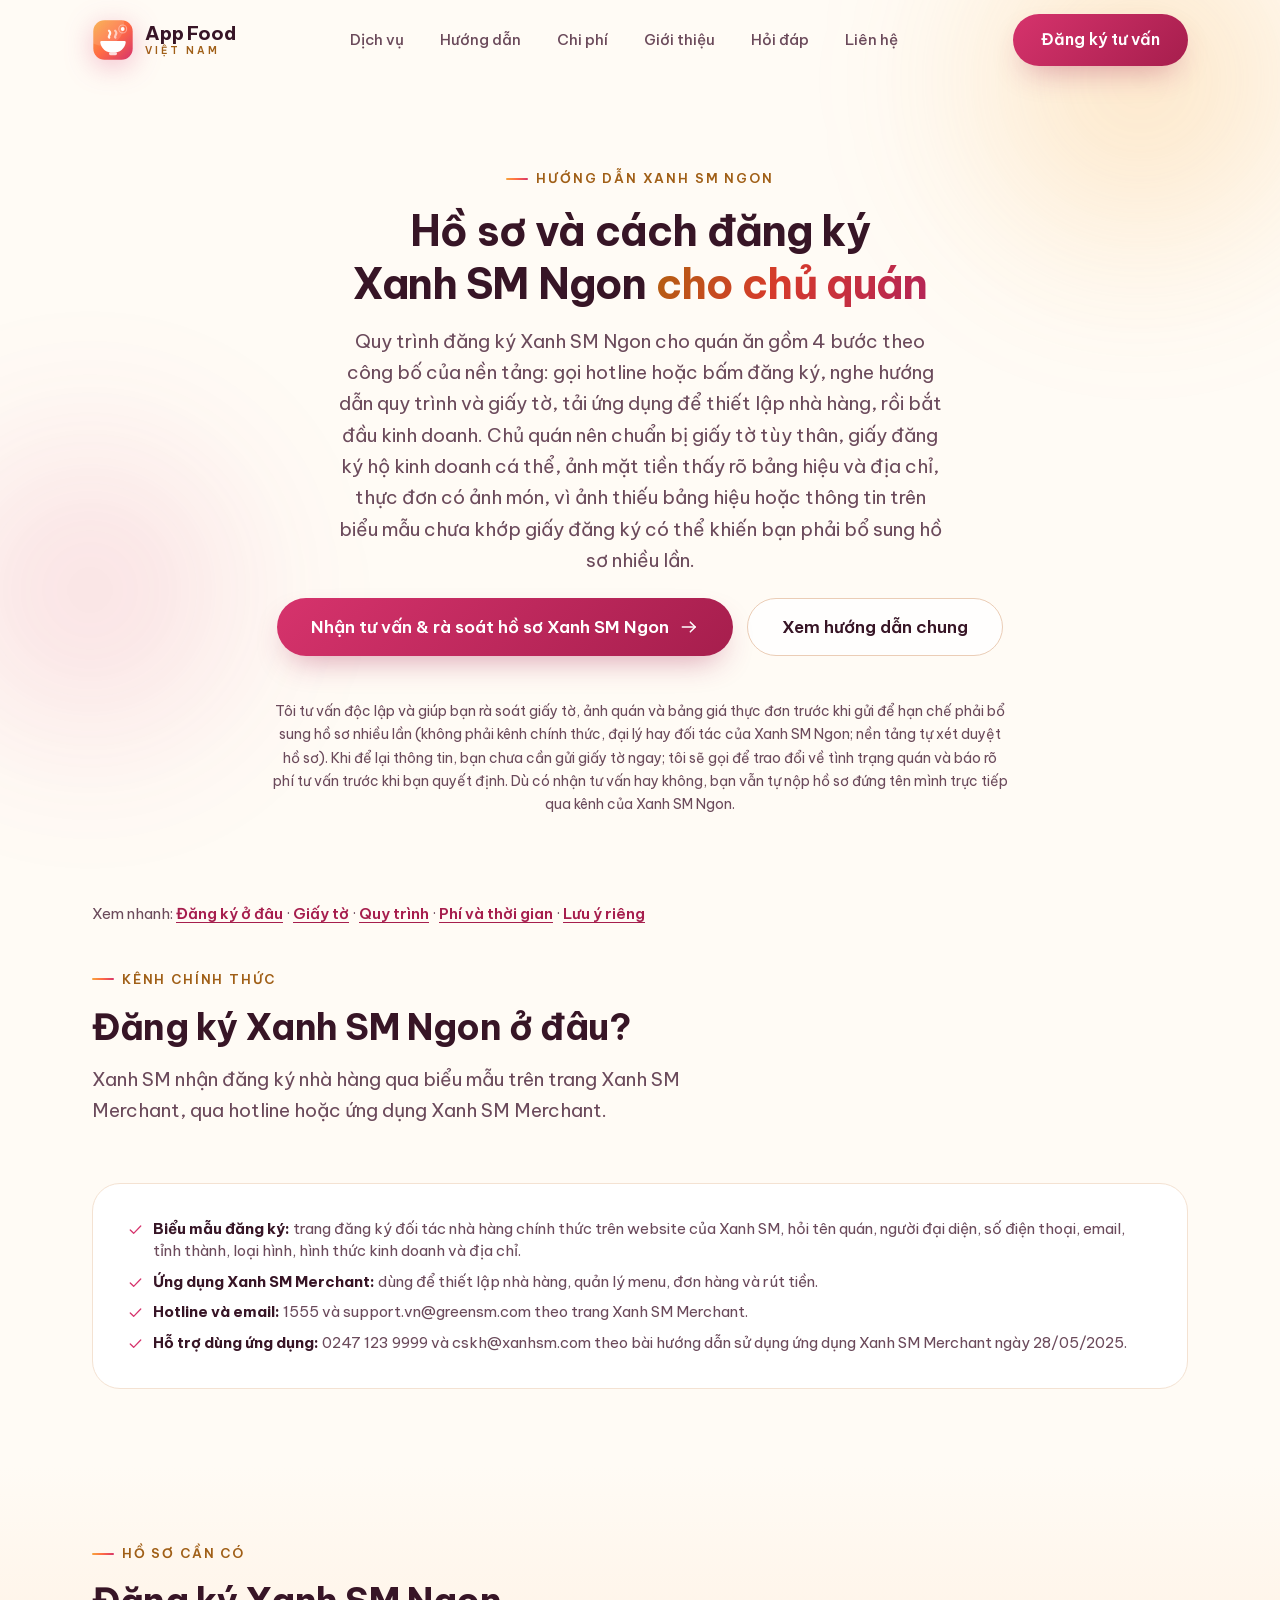
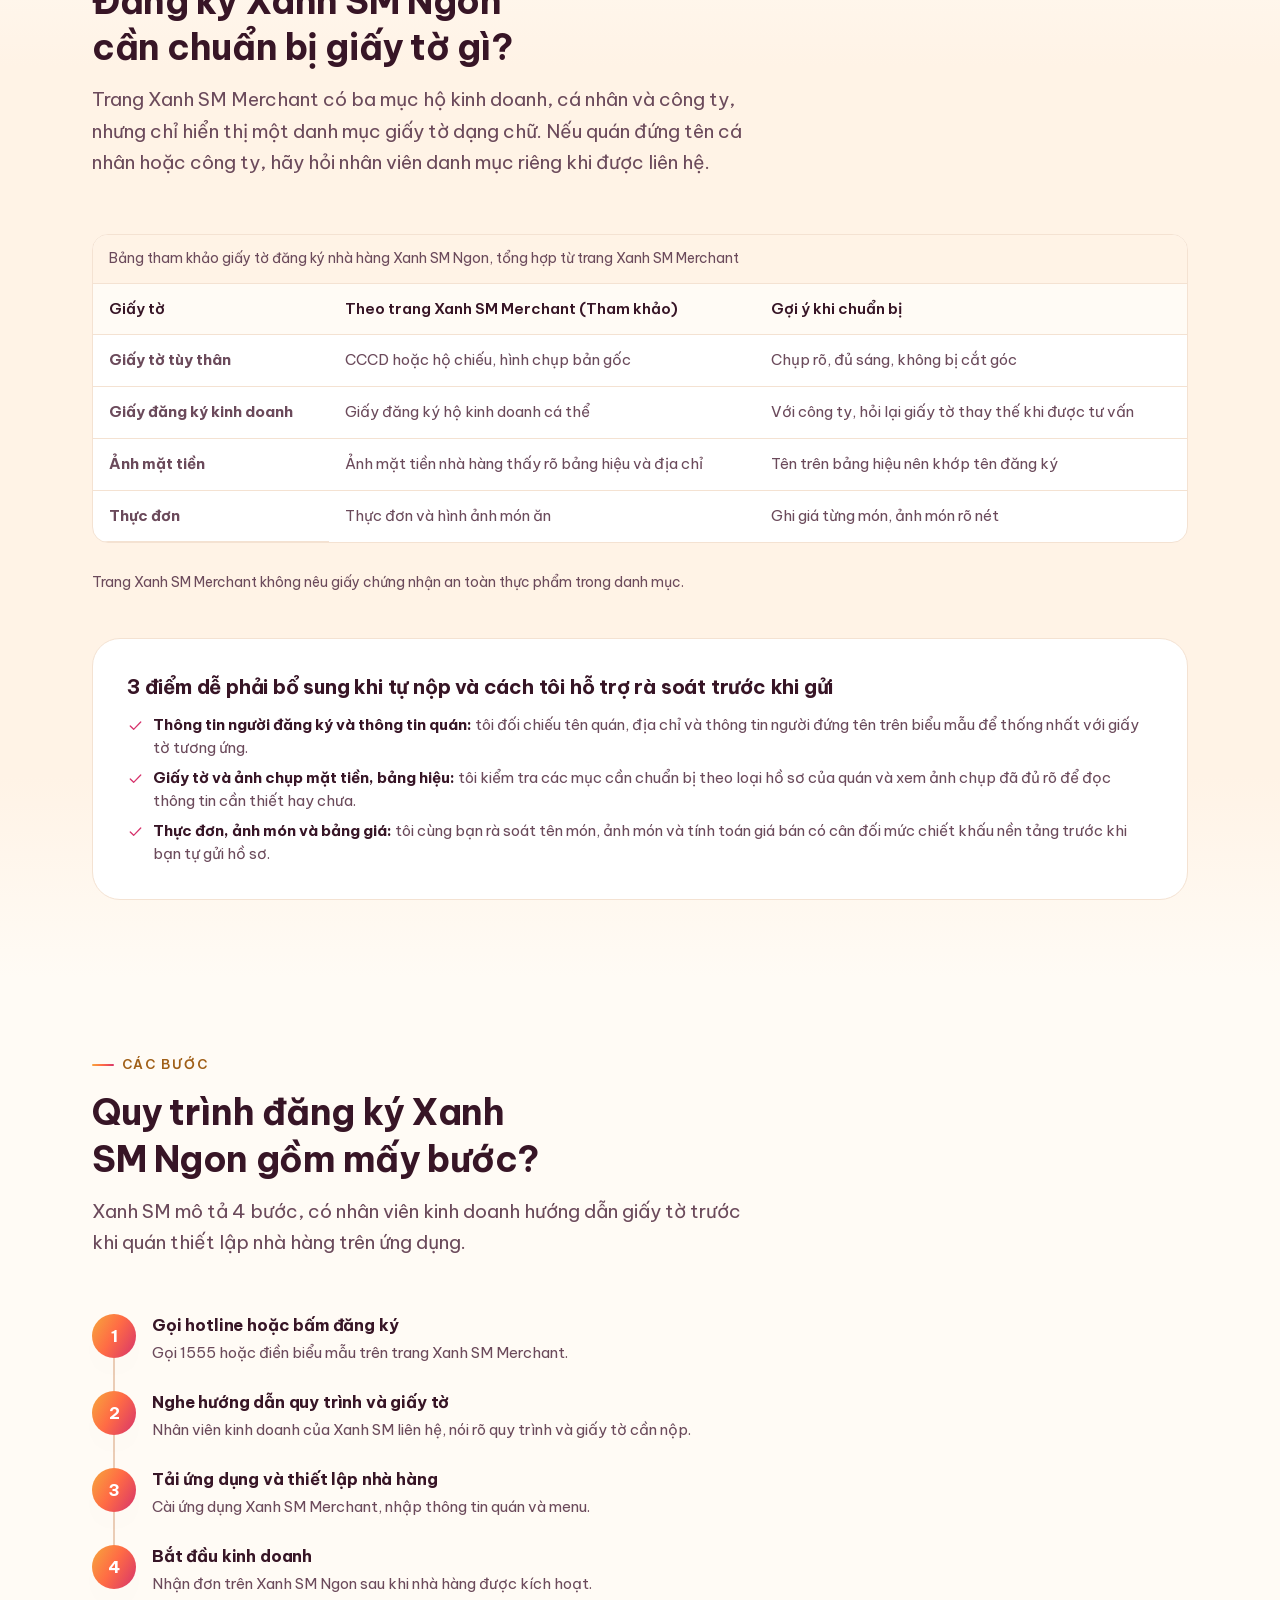
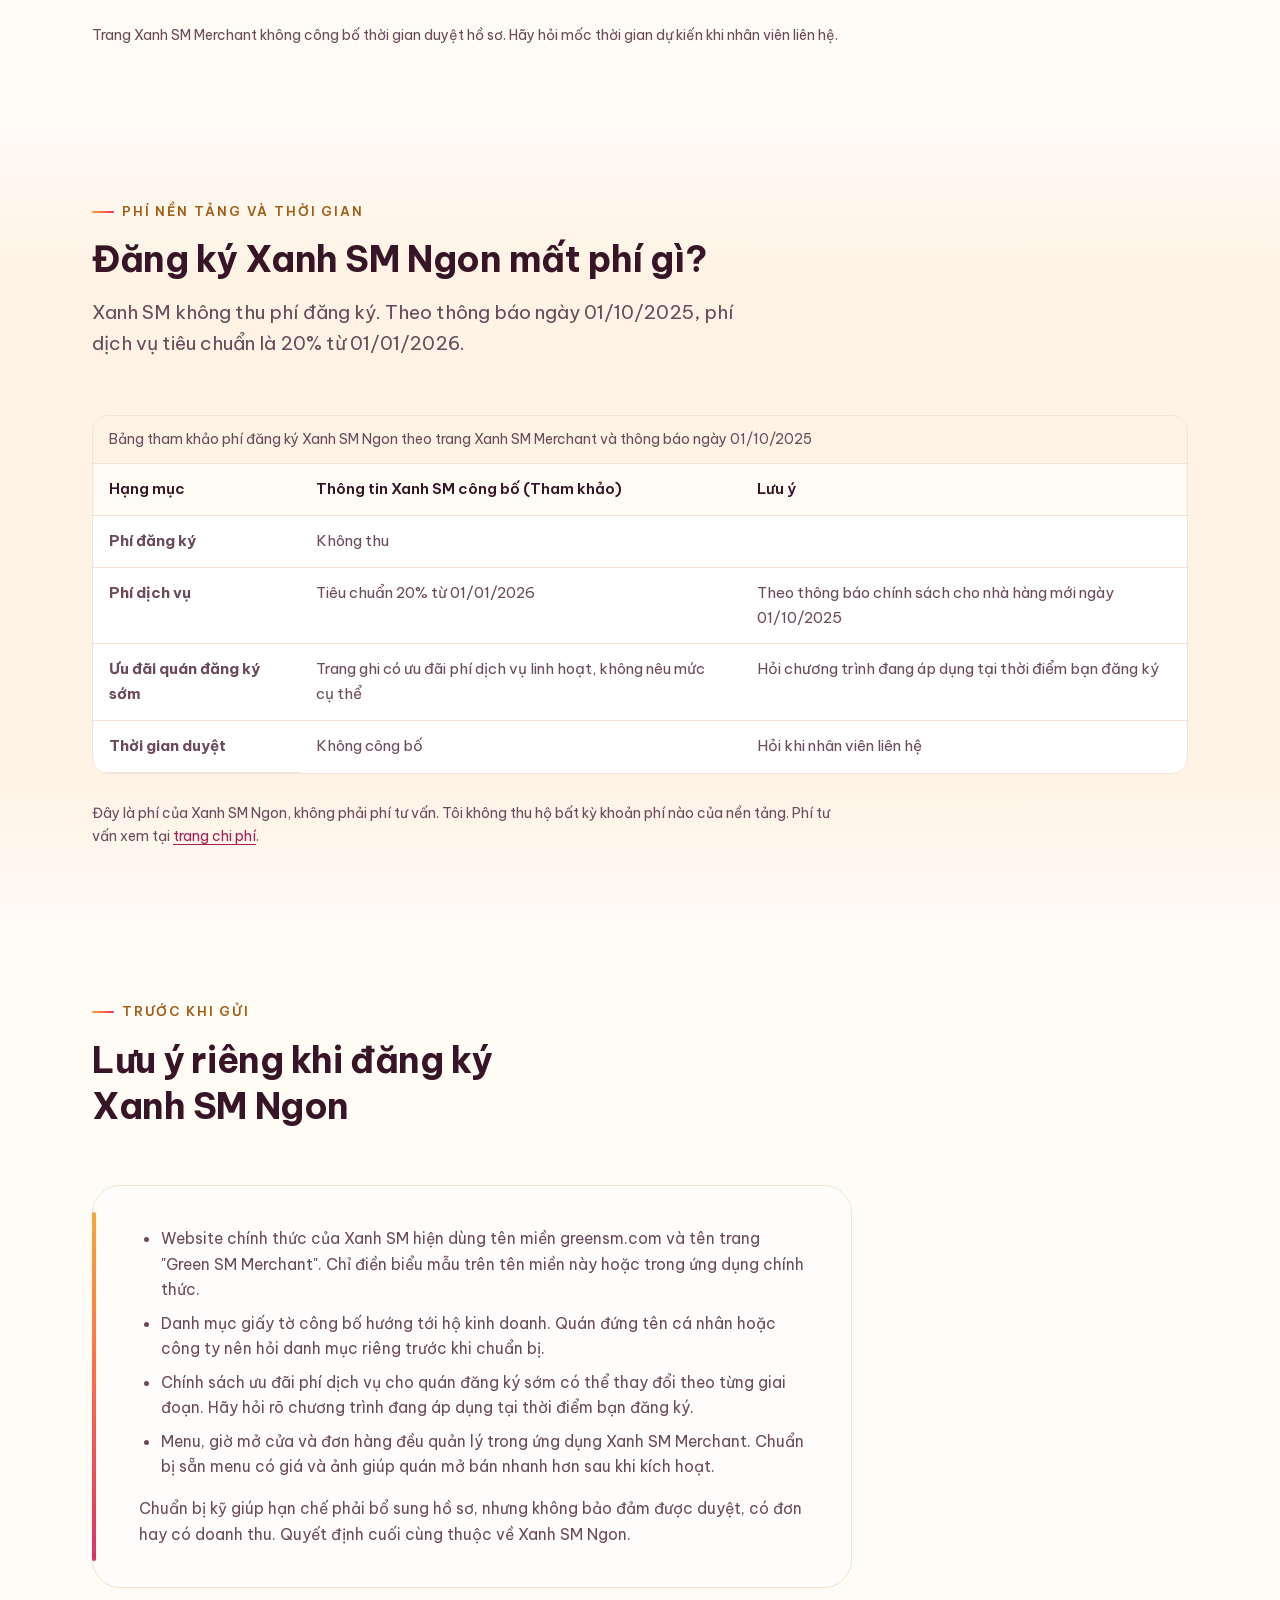
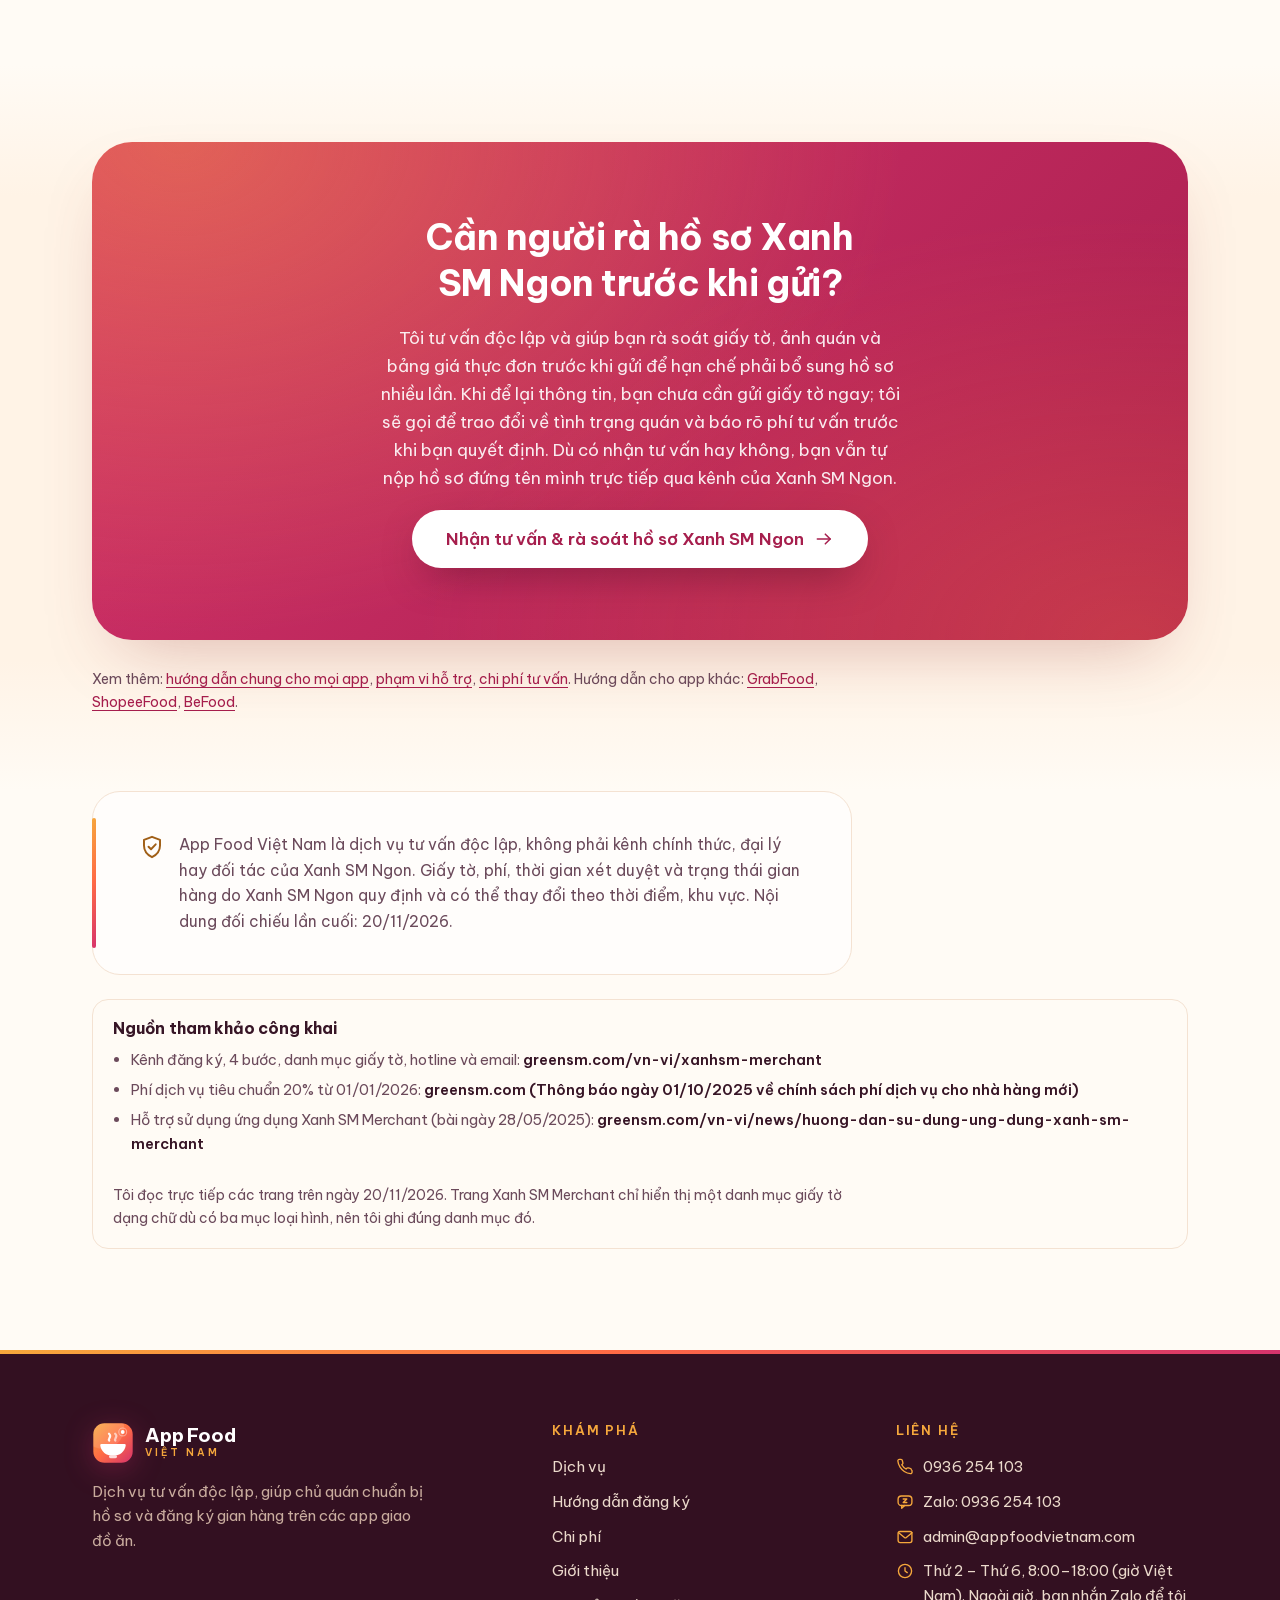
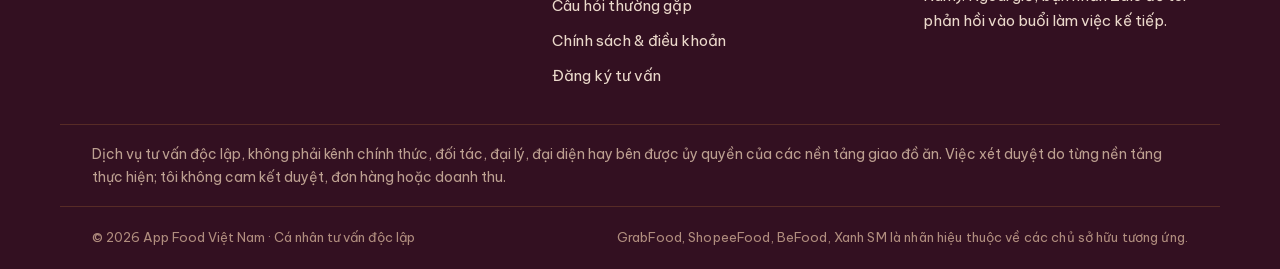
<file: huong-dan-dang-ky/xanh-sm-ngon/index.html>
<!doctype html>
<html lang="vi">
<head>
  <meta charset="utf-8">
  <!-- Google Tag Manager -->
  <script>(function(w,d,s,l,i){w[l]=w[l]||[];w[l].push({'gtm.start':
  new Date().getTime(),event:'gtm.js'});var f=d.getElementsByTagName(s)[0],
  j=d.createElement(s),dl=l!='dataLayer'?'&l='+l:'';j.async=true;j.src=
  'https://www.googletagmanager.com/gtm.js?id='+i+dl;f.parentNode.insertBefore(j,f);
  })(window,document,'script','dataLayer','GTM-K2JDBFPT');</script>
  <!-- End Google Tag Manager -->
  <meta name="google-site-verification" content="fqpDVTH3SYLtBj9AutIHvdOHtQyylVKKp6pQyJX3B4w">
  <meta name="viewport" content="width=device-width, initial-scale=1">
  <script>document.documentElement.classList.add('js');setTimeout(function(){if(!window.__afvReady)document.documentElement.classList.remove('js')},3000)</script>
  <title>Hồ sơ và cách đăng ký Xanh SM Ngon | App Food Việt Nam</title>
  <meta name="description" content="Xem cách đăng ký Xanh SM Ngon cho chủ quán, danh mục giấy tờ cần chuẩn bị, ảnh mặt tiền, thực đơn và thông tin phí công bố.">
  <meta name="theme-color" content="#FFFBF5">
  <meta property="og:type" content="website">
  <meta property="og:url" content="https://appfoodvietnam.com/huong-dan-dang-ky/xanh-sm-ngon/">
  <meta property="og:title" content="Hồ sơ và cách đăng ký Xanh SM Ngon | App Food Việt Nam">
  <meta property="og:description" content="Xem cách đăng ký Xanh SM Ngon cho chủ quán, danh mục giấy tờ cần chuẩn bị, ảnh mặt tiền, thực đơn và thông tin phí công bố.">
  <meta property="og:image" content="https://appfoodvietnam.com/assets/img/og-cover.jpg">
  <meta property="og:image:width" content="1200">
  <meta property="og:image:height" content="630">
  <meta property="og:image:alt" content="App Food Việt Nam: hỗ trợ chủ quán chuẩn bị hồ sơ mở gian hàng trên app giao đồ ăn">
  <meta property="og:locale" content="vi_VN">
  <meta property="og:site_name" content="App Food Việt Nam">
  <meta name="twitter:card" content="summary_large_image">
  <meta name="twitter:title" content="Hồ sơ và cách đăng ký Xanh SM Ngon | App Food Việt Nam">
  <meta name="twitter:description" content="Xem cách đăng ký Xanh SM Ngon cho chủ quán, danh mục giấy tờ cần chuẩn bị, ảnh mặt tiền, thực đơn và thông tin phí công bố.">
  <meta name="twitter:image" content="https://appfoodvietnam.com/assets/img/og-cover.jpg">
  <link rel="icon" type="image/svg+xml" href="/favicon.svg">
  <link rel="canonical" href="https://appfoodvietnam.com/huong-dan-dang-ky/xanh-sm-ngon/">
  <link rel="preload" href="/assets/fonts/be-vietnam-pro-400-vietnamese.woff2" as="font" type="font/woff2" crossorigin>
  <link rel="preload" href="/assets/fonts/be-vietnam-pro-400-latin.woff2" as="font" type="font/woff2" crossorigin>
  <link rel="preload" href="/assets/fonts/be-vietnam-pro-700-latin.woff2" as="font" type="font/woff2" crossorigin>
  <link rel="preload" href="/assets/fonts/be-vietnam-pro-700-vietnamese.woff2" as="font" type="font/woff2" crossorigin>
  <link rel="stylesheet" href="/assets/css/style.css?v=05a">
  <style>
    /* Page-scoped: dùng chung cho /huong-dan-dang-ky/ và 4 trang hướng dẫn theo app, không đụng assets/css/style.css */
    /* Checklist 5 nhóm: 3+2 (hàng 2 căn giữa có chủ đích) thay vì 4+1 */
    .checklist-grid { display: flex; flex-wrap: wrap; justify-content: center; gap: clamp(16px, 2.6vw, 26px); }
    .checklist-grid > * { flex: 1 1 260px; max-width: calc((100% - 2 * clamp(16px, 2.6vw, 26px)) / 3); }
    @media (max-width: 900px) { .checklist-grid > * { max-width: calc((100% - clamp(16px, 2.6vw, 26px)) / 2); } }
    @media (max-width: 640px) { .checklist-grid > * { max-width: none; } }
    .guide-toc { padding-top: 8px; margin-bottom: 28px; }
    .guide-toc p { font-size: .9375rem; color: var(--muc-2); }
    .guide-toc a { display: inline-block; padding: 6px 0; font-weight: 600; }
    .guide-note { max-width: 760px; margin-top: 28px; color: var(--muc-2); }
    /* Trang đọc dài: mọi khối cùng trục trái với tiêu đề section */
    .prose { margin-inline: 0; }
    .guide-split { align-items: center; margin-bottom: clamp(32px, 4vw, 48px); }
    .guide-split .section-head { margin-bottom: 0; }
    #loi-thuong-gap .guide-split { margin-bottom: 0; }
    #loi-thuong-gap .prose { margin-top: 24px; }
    .guide-box {
      margin-top: clamp(28px, 4vw, 44px); padding: clamp(22px, 3vw, 34px);
      background: var(--the); border: 1.5px solid var(--vien); border-radius: var(--bo-goc-lon);
      display: grid; gap: 14px;
    }
    .guide-box > p { color: var(--muc-2); font-size: .9688rem; max-width: 760px; }
    .type-grid { display: grid; grid-template-columns: repeat(3, 1fr); gap: 16px; margin-top: 4px; }
    .type-grid > div { padding: 18px 18px 16px; border-radius: 18px; background: var(--nen); border: 1px solid var(--vien); }
    .type-grid h4 { font-family: var(--font-display); font-size: 1.0625rem; margin-bottom: 10px; color: var(--man-dam); }
    .guide-box ul { list-style: none; padding: 0; display: grid; gap: 8px; }
    .guide-box li { display: flex; gap: 9px; align-items: flex-start; font-size: .9375rem; color: var(--muc-2); line-height: 1.5; }
    .guide-box li svg { width: 17px; height: 17px; flex: none; color: var(--man); margin-top: 3px; }
    .channel-list li strong { color: var(--muc); }
    @media (max-width: 900px) { .type-grid { grid-template-columns: 1fr; } }
    .guide-timeline { position: relative; max-width: 680px; margin-inline: 0; display: grid; gap: 26px; }
    .guide-timeline-item { position: relative; display: grid; grid-template-columns: 44px 1fr; gap: 16px; align-items: start; }
    .guide-timeline-item:not(:last-child)::before {
      content: ""; position: absolute; left: 21px; top: 44px; bottom: -26px; width: 2px;
      background: var(--vien-2);
    }
    .guide-timeline-num {
      position: relative; z-index: 1; width: 44px; height: 44px; border-radius: 50%; flex: none;
      display: flex; align-items: center; justify-content: center;
      background: var(--grad-brand); color: #fff;
      font-family: var(--font-display); font-weight: 800; font-size: 1.0625rem;
      box-shadow: var(--bong-mem);
    }
    .guide-timeline-item h3 { font-size: 1.0313rem; margin: 0 0 4px; color: var(--muc); }
    .guide-timeline-item p { margin: 0; color: var(--muc-2); font-size: .9375rem; }
    .fee-grid { display: grid; grid-template-columns: repeat(2, 1fr); gap: clamp(16px, 2.6vw, 26px); }
    @media (max-width: 640px) { .fee-grid { grid-template-columns: 1fr; } }
    .guide-disclaimer { display: flex; gap: 14px; align-items: flex-start; }
    .guide-disclaimer svg { width: 26px; height: 26px; flex: none; color: var(--dong); margin-top: 2px; }
    .guide-disclaimer p { margin: 0; }
    .guide-sources cite, .channel-list span, .compare-table td { overflow-wrap: anywhere; }
  </style>
  <script type="application/ld+json">
  {
    "@context": "https://schema.org",
    "@type": "WebPage",
    "@id": "https://appfoodvietnam.com/huong-dan-dang-ky/xanh-sm-ngon/#webpage",
    "url": "https://appfoodvietnam.com/huong-dan-dang-ky/xanh-sm-ngon/",
    "name": "Hồ sơ và cách đăng ký Xanh SM Ngon | App Food Việt Nam",
    "description": "Xem cách đăng ký Xanh SM Ngon cho chủ quán, danh mục giấy tờ cần chuẩn bị, ảnh mặt tiền, thực đơn và thông tin phí công bố.",
    "inLanguage": "vi",
    "isPartOf": {
      "@id": "https://appfoodvietnam.com/#website"
    },
    "about": {
      "@id": "https://appfoodvietnam.com/#org"
    },
    "dateModified": "2026-11-20",
    "publisher": {
      "@type": "ProfessionalService",
      "@id": "https://appfoodvietnam.com/#org",
      "name": "App Food Việt Nam",
      "url": "https://appfoodvietnam.com/"
    }
  }
  </script>
  <script type="application/ld+json">
  {
    "@context": "https://schema.org",
    "@type": "BreadcrumbList",
    "itemListElement": [
      {
        "@type": "ListItem",
        "position": 1,
        "name": "Trang chủ",
        "item": "https://appfoodvietnam.com/"
      },
      {
        "@type": "ListItem",
        "position": 2,
        "name": "Hướng dẫn đăng ký",
        "item": "https://appfoodvietnam.com/huong-dan-dang-ky/"
      },
      {
        "@type": "ListItem",
        "position": 3,
        "name": "Hồ sơ đăng ký Xanh SM Ngon",
        "item": "https://appfoodvietnam.com/huong-dan-dang-ky/xanh-sm-ngon/"
      }
    ]
  }
  </script>
</head>
<body>
<!-- Google Tag Manager (noscript) -->
<noscript><iframe src="https://www.googletagmanager.com/ns.html?id=GTM-K2JDBFPT"
height="0" width="0" style="display:none;visibility:hidden"></iframe></noscript>
<!-- End Google Tag Manager (noscript) -->

<header class="site-header">
  <div class="container header-inner">
    <a class="logo" href="/" aria-label="App Food Việt Nam: về trang chủ">
      <svg class="logo-mark" viewBox="0 0 64 64" aria-hidden="true"><defs><linearGradient id="gvh" x1="0" y1="0" x2="1" y2="1"><stop offset="0" stop-color="#F6A83C"/><stop offset=".5" stop-color="#FF6B45"/><stop offset="1" stop-color="#D6336C"/></linearGradient><clipPath id="gvhc"><rect x="2" y="2" width="60" height="60" rx="17"/></clipPath></defs><rect x="2" y="2" width="60" height="60" rx="17" fill="url(#gvh)"/><g clip-path="url(#gvhc)"><circle cx="17" cy="9" r="32" fill="#fff" opacity=".13"/></g><path d="M26.2 28.4c-1.9-2.3 1.5-4.1 1.5-6.9 0-1.9-1.1-3-1.8-3.7" stroke="#fff" stroke-width="3.4" stroke-linecap="round" fill="none" opacity=".92"/><path d="M35.6 28.4c-1.9-2.3 1.5-4.1 1.5-6.9 0-1.9-1.1-3-1.8-3.7" stroke="#fff" stroke-width="3.4" stroke-linecap="round" fill="none" opacity=".6"/><circle cx="46.8" cy="15.2" r="2.9" fill="#fff"/><circle cx="46.8" cy="15.2" r="6" stroke="#fff" stroke-width="1.7" fill="none" opacity=".4"/><path d="M14.6 33.5h34.8a2 2 0 0 1 2 2.2c-1 8.9-9.2 15.8-19.4 15.8s-18.4-6.9-19.4-15.8a2 2 0 0 1 2-2.2z" fill="#fff"/><path d="M26 51.4h12v1a2.8 2.8 0 0 1-2.8 2.8h-6.4A2.8 2.8 0 0 1 26 52.4z" fill="#fff" opacity=".8"/></svg>
      <span class="logo-text">App Food <small>Việt Nam</small></span>
    </a>
    <nav class="main-nav" aria-label="Điều hướng chính">
      <a href="/dich-vu/">Dịch vụ</a>
      <a href="/huong-dan-dang-ky/">Hướng dẫn</a>
      <a href="/bao-gia/">Chi phí</a>
      <a href="/gioi-thieu/">Giới thiệu</a>
      <a href="/cau-hoi-thuong-gap/">Hỏi đáp</a>
      <a href="/lien-he/">Liên hệ</a>
    </nav>
    <a class="btn btn-primary header-cta" href="/dang-ky/?app=xanhsm">Đăng ký tư vấn</a>
    <button class="nav-toggle" aria-expanded="false" aria-label="Mở hoặc đóng menu">
      <svg class="icon-menu" viewBox="0 0 24 24" fill="none" stroke="currentColor" stroke-width="1.8" stroke-linecap="round" aria-hidden="true"><path d="M3.6 7h16.8"/><path d="M3.6 12h16.8"/><path d="M3.6 17h10.8"/></svg>
      <svg class="icon-close" viewBox="0 0 24 24" fill="none" stroke="currentColor" stroke-width="1.8" stroke-linecap="round" aria-hidden="true"><path d="M6 6l12 12"/><path d="M18 6L6 18"/></svg>
    </button>
  </div>
</header>

<main>
  <section class="page-hero">
    <div class="hero-bg" aria-hidden="true">
      <span class="blob blob-1"></span>
      <span class="blob blob-2"></span>
    </div>
    <div class="container">
      <span class="eyebrow hero-enter">Hướng dẫn Xanh SM Ngon</span>
      <h1 class="hero-enter-2">Hồ sơ và cách đăng&nbsp;ký Xanh&nbsp;SM&nbsp;Ngon <span class="grad-text">cho chủ&nbsp;quán</span></h1>
      <p class="lead hero-enter-3">Quy trình đăng ký Xanh SM Ngon cho quán ăn gồm 4 bước theo công bố của nền tảng: gọi hotline hoặc bấm đăng ký, nghe hướng dẫn quy trình và giấy tờ, tải ứng dụng để thiết lập nhà hàng, rồi bắt đầu kinh doanh. Chủ quán nên chuẩn bị giấy tờ tùy thân, giấy đăng ký hộ kinh doanh cá thể, ảnh mặt tiền thấy rõ bảng hiệu và địa chỉ, thực đơn có ảnh món, vì ảnh thiếu bảng hiệu hoặc thông tin trên biểu mẫu chưa khớp giấy đăng ký có thể khiến bạn phải bổ sung hồ sơ nhiều lần.</p>
      <div class="hero-actions hero-enter-3">
        <a class="btn btn-primary btn-lg" href="/dang-ky/?app=xanhsm">
          Nhận tư vấn &amp; rà soát hồ sơ Xanh SM Ngon
          <svg viewBox="0 0 24 24" fill="none" stroke="currentColor" stroke-width="1.8" stroke-linecap="round" stroke-linejoin="round" aria-hidden="true"><path d="M4 12h15.4"/><path d="M13.6 6.2l5.8 5.8-5.8 5.8"/></svg>
        </a>
        <a class="btn btn-ghost btn-lg" href="/huong-dan-dang-ky/">Xem hướng dẫn chung</a>
      </div>
      <p class="guide-note hero-enter-3">Tôi tư vấn độc lập và giúp bạn rà soát giấy tờ, ảnh quán và bảng giá thực đơn trước khi gửi để hạn chế phải bổ sung hồ sơ nhiều lần (không phải kênh chính thức, đại lý hay đối tác của Xanh SM Ngon; nền tảng tự xét duyệt hồ sơ). Khi để lại thông tin, bạn chưa cần gửi giấy tờ ngay; tôi sẽ gọi để trao đổi về tình trạng quán và báo rõ phí tư vấn trước khi bạn quyết định. Dù có nhận tư vấn hay không, bạn vẫn tự nộp hồ sơ đứng tên mình trực tiếp qua kênh của Xanh SM Ngon.</p>
    </div>
  </section>

  <nav class="container guide-toc" aria-label="Nội dung hướng dẫn Xanh SM Ngon">
    <p>Xem nhanh: <a href="#kenh-dang-ky">Đăng ký ở đâu</a> · <a href="#giay-to">Giấy tờ</a> · <a href="#quy-trinh">Quy trình</a> · <a href="#phi-thoi-gian">Phí và thời gian</a> · <a href="#luu-y">Lưu ý riêng</a></p>
  </nav>

  <!-- ============ KÊNH ĐĂNG KÝ ============ -->
  <section class="section" id="kenh-dang-ky" style="padding-top: 8px;">
    <div class="container">
      <div class="section-head reveal">
        <span class="eyebrow">Kênh chính thức</span>
        <h2>Đăng&nbsp;ký Xanh SM Ngon ở đâu?</h2>
        <p class="lead">Xanh SM nhận đăng ký nhà hàng qua biểu mẫu trên trang Xanh SM Merchant, qua hotline hoặc ứng dụng Xanh SM Merchant.</p>
      </div>
      <div class="guide-box reveal">
        <ul class="channel-list"><li><svg viewBox="0 0 24 24" fill="none" stroke="currentColor" stroke-width="1.8" stroke-linecap="round" stroke-linejoin="round" aria-hidden="true"><path d="M4.6 12.6l4.8 4.8L19.4 7"/></svg><span><strong>Biểu mẫu đăng ký:</strong> trang đăng ký đối tác nhà hàng chính thức trên website của Xanh SM, hỏi tên quán, người đại diện, số điện thoại, email, tỉnh thành, loại hình, hình thức kinh doanh và địa chỉ.</span></li><li><svg viewBox="0 0 24 24" fill="none" stroke="currentColor" stroke-width="1.8" stroke-linecap="round" stroke-linejoin="round" aria-hidden="true"><path d="M4.6 12.6l4.8 4.8L19.4 7"/></svg><span><strong>Ứng dụng Xanh SM Merchant:</strong> dùng để thiết lập nhà hàng, quản lý menu, đơn hàng và rút tiền.</span></li><li><svg viewBox="0 0 24 24" fill="none" stroke="currentColor" stroke-width="1.8" stroke-linecap="round" stroke-linejoin="round" aria-hidden="true"><path d="M4.6 12.6l4.8 4.8L19.4 7"/></svg><span><strong>Hotline và email:</strong> 1555 và support.vn@greensm.com theo trang Xanh SM Merchant.</span></li><li><svg viewBox="0 0 24 24" fill="none" stroke="currentColor" stroke-width="1.8" stroke-linecap="round" stroke-linejoin="round" aria-hidden="true"><path d="M4.6 12.6l4.8 4.8L19.4 7"/></svg><span><strong>Hỗ trợ dùng ứng dụng:</strong> 0247 123 9999 và cskh@xanhsm.com theo bài hướng dẫn sử dụng ứng dụng Xanh SM Merchant ngày 28/05/2025.</span></li></ul>
      </div>
    </div>
  </section>

  <!-- ============ GIẤY TỜ ============ -->
  <section class="section section-alt" id="giay-to">
    <div class="container">
      <div class="section-head reveal">
        <span class="eyebrow">Hồ sơ cần có</span>
        <h2>Đăng&nbsp;ký Xanh SM Ngon cần chuẩn&nbsp;bị giấy&nbsp;tờ gì?</h2>
        <p class="lead">Trang Xanh SM Merchant có ba mục hộ kinh doanh, cá nhân và công ty, nhưng chỉ hiển thị một danh mục giấy tờ dạng chữ. Nếu quán đứng tên cá nhân hoặc công ty, hãy hỏi nhân viên danh mục riêng khi được liên hệ.</p>
      </div>
        <div class="table-wrap reveal" style="margin-top: 24px;">
          <table class="compare-table">
            <caption>Bảng tham khảo giấy tờ đăng ký nhà hàng Xanh SM Ngon, tổng hợp từ trang Xanh SM Merchant</caption>
            <thead>
              <tr><th scope="col">Giấy tờ</th><th scope="col">Theo trang Xanh SM Merchant (Tham khảo)</th><th scope="col">Gợi ý khi chuẩn bị</th></tr>
            </thead>
            <tbody>
              <tr>
                <th scope="row">Giấy tờ tùy thân</th>
                <td>CCCD hoặc hộ chiếu, hình chụp bản gốc</td>
                <td>Chụp rõ, đủ sáng, không bị cắt góc</td>
              </tr>
              <tr>
                <th scope="row">Giấy đăng ký kinh doanh</th>
                <td>Giấy đăng ký hộ kinh doanh cá thể</td>
                <td>Với công ty, hỏi lại giấy tờ thay thế khi được tư vấn</td>
              </tr>
              <tr>
                <th scope="row">Ảnh mặt tiền</th>
                <td>Ảnh mặt tiền nhà hàng thấy rõ bảng hiệu và địa chỉ</td>
                <td>Tên trên bảng hiệu nên khớp tên đăng ký</td>
              </tr>
              <tr>
                <th scope="row">Thực đơn</th>
                <td>Thực đơn và hình ảnh món ăn</td>
                <td>Ghi giá từng món, ảnh món rõ nét</td>
              </tr>
            </tbody>
          </table>
        </div>
      <p class="guide-note">Trang Xanh SM Merchant không nêu giấy chứng nhận an toàn thực phẩm trong danh mục.</p>
      <div class="guide-box reveal">
        <h3>3 điểm dễ phải bổ&nbsp;sung khi tự&nbsp;nộp và cách tôi hỗ&nbsp;trợ rà&nbsp;soát trước khi gửi</h3>
        <ul class="channel-list">
          <li><svg viewBox="0 0 24 24" fill="none" stroke="currentColor" stroke-width="1.8" stroke-linecap="round" stroke-linejoin="round" aria-hidden="true"><path d="M4.6 12.6l4.8 4.8L19.4 7"/></svg><span><strong>Thông tin người đăng ký và thông tin quán:</strong> tôi đối chiếu tên quán, địa chỉ và thông tin người đứng tên trên biểu mẫu để thống nhất với giấy tờ tương ứng.</span></li>
          <li><svg viewBox="0 0 24 24" fill="none" stroke="currentColor" stroke-width="1.8" stroke-linecap="round" stroke-linejoin="round" aria-hidden="true"><path d="M4.6 12.6l4.8 4.8L19.4 7"/></svg><span><strong>Giấy tờ và ảnh chụp mặt tiền, bảng hiệu:</strong> tôi kiểm tra các mục cần chuẩn bị theo loại hồ sơ của quán và xem ảnh chụp đã đủ rõ để đọc thông tin cần thiết hay chưa.</span></li>
          <li><svg viewBox="0 0 24 24" fill="none" stroke="currentColor" stroke-width="1.8" stroke-linecap="round" stroke-linejoin="round" aria-hidden="true"><path d="M4.6 12.6l4.8 4.8L19.4 7"/></svg><span><strong>Thực đơn, ảnh món và bảng giá:</strong> tôi cùng bạn rà soát tên món, ảnh món và tính toán giá bán có cân đối mức chiết khấu nền tảng trước khi bạn tự gửi hồ sơ.</span></li>
        </ul>
      </div>
    </div>
  </section>

  <!-- ============ QUY TRÌNH ============ -->
  <section class="section" id="quy-trinh">
    <div class="container">
      <div class="section-head reveal">
        <span class="eyebrow">Các bước</span>
        <h2>Quy&nbsp;trình đăng&nbsp;ký Xanh SM Ngon gồm mấy bước?</h2>
        <p class="lead">Xanh SM mô tả 4 bước, có nhân viên kinh doanh hướng dẫn giấy tờ trước khi quán thiết lập nhà hàng trên ứng dụng.</p>
      </div>
      <ol class="guide-timeline reveal" role="list">
        <li class="guide-timeline-item">
          <span class="guide-timeline-num" aria-hidden="true">1</span>
          <div>
            <h3>Gọi hotline hoặc bấm đăng ký</h3>
            <p>Gọi 1555 hoặc điền biểu mẫu trên trang Xanh SM Merchant.</p>
          </div>
        </li>
        <li class="guide-timeline-item">
          <span class="guide-timeline-num" aria-hidden="true">2</span>
          <div>
            <h3>Nghe hướng dẫn quy trình và giấy tờ</h3>
            <p>Nhân viên kinh doanh của Xanh SM liên hệ, nói rõ quy trình và giấy tờ cần nộp.</p>
          </div>
        </li>
        <li class="guide-timeline-item">
          <span class="guide-timeline-num" aria-hidden="true">3</span>
          <div>
            <h3>Tải ứng dụng và thiết lập nhà hàng</h3>
            <p>Cài ứng dụng Xanh SM Merchant, nhập thông tin quán và menu.</p>
          </div>
        </li>
        <li class="guide-timeline-item">
          <span class="guide-timeline-num" aria-hidden="true">4</span>
          <div>
            <h3>Bắt đầu kinh doanh</h3>
            <p>Nhận đơn trên Xanh SM Ngon sau khi nhà hàng được kích hoạt.</p>
          </div>
        </li>
      </ol>
      <p class="guide-note">Trang Xanh SM Merchant không công bố thời gian duyệt hồ sơ. Hãy hỏi mốc thời gian dự kiến khi nhân viên liên hệ.</p>
    </div>
  </section>

  <!-- ============ PHÍ VÀ THỜI GIAN ============ -->
  <section class="section section-alt" id="phi-thoi-gian">
    <div class="container">
      <div class="section-head reveal">
        <span class="eyebrow">Phí nền tảng và thời gian</span>
        <h2>Đăng&nbsp;ký Xanh SM Ngon mất phí gì?</h2>
        <p class="lead">Xanh SM không thu phí đăng ký. Theo thông báo ngày 01/10/2025, phí dịch vụ tiêu chuẩn là 20% từ 01/01/2026.</p>
      </div>
        <div class="table-wrap reveal" style="margin-top: 24px;">
          <table class="compare-table">
            <caption>Bảng tham khảo phí đăng ký Xanh SM Ngon theo trang Xanh SM Merchant và thông báo ngày 01/10/2025</caption>
            <thead>
              <tr><th scope="col">Hạng mục</th><th scope="col">Thông tin Xanh SM công bố (Tham khảo)</th><th scope="col">Lưu ý</th></tr>
            </thead>
            <tbody>
              <tr>
                <th scope="row">Phí đăng ký</th>
                <td>Không thu</td>
                <td></td>
              </tr>
              <tr>
                <th scope="row">Phí dịch vụ</th>
                <td>Tiêu chuẩn 20% từ 01/01/2026</td>
                <td>Theo thông báo chính sách cho nhà hàng mới ngày 01/10/2025</td>
              </tr>
              <tr>
                <th scope="row">Ưu đãi quán đăng ký sớm</th>
                <td>Trang ghi có ưu đãi phí dịch vụ linh hoạt, không nêu mức cụ thể</td>
                <td>Hỏi chương trình đang áp dụng tại thời điểm bạn đăng ký</td>
              </tr>
              <tr>
                <th scope="row">Thời gian duyệt</th>
                <td>Không công bố</td>
                <td>Hỏi khi nhân viên liên hệ</td>
              </tr>
            </tbody>
          </table>
        </div>
      <p class="guide-note">Đây là phí của Xanh SM Ngon, không phải phí tư vấn. Tôi không thu hộ bất kỳ khoản phí nào của nền tảng. Phí tư vấn xem tại <a href="/bao-gia/">trang chi phí</a>.</p>
    </div>
  </section>

  <!-- ============ LƯU Ý RIÊNG ============ -->
  <section class="section" id="luu-y">
    <div class="container">
      <div class="section-head reveal">
        <span class="eyebrow">Trước khi gửi</span>
        <h2>Lưu&nbsp;ý riêng khi đăng&nbsp;ký Xanh SM Ngon</h2>
      </div>
      <div class="prose reveal">
        <ul>
          <li>Website chính thức của Xanh SM hiện dùng tên miền greensm.com và tên trang "Green SM Merchant". Chỉ điền biểu mẫu trên tên miền này hoặc trong ứng dụng chính thức.</li>
          <li>Danh mục giấy tờ công bố hướng tới hộ kinh doanh. Quán đứng tên cá nhân hoặc công ty nên hỏi danh mục riêng trước khi chuẩn bị.</li>
          <li>Chính sách ưu đãi phí dịch vụ cho quán đăng ký sớm có thể thay đổi theo từng giai đoạn. Hãy hỏi rõ chương trình đang áp dụng tại thời điểm bạn đăng ký.</li>
          <li>Menu, giờ mở cửa và đơn hàng đều quản lý trong ứng dụng Xanh SM Merchant. Chuẩn bị sẵn menu có giá và ảnh giúp quán mở bán nhanh hơn sau khi kích hoạt.</li>
        </ul>
        <p>Chuẩn bị kỹ giúp hạn chế phải bổ sung hồ sơ, nhưng không bảo đảm được duyệt, có đơn hay có doanh thu. Quyết định cuối cùng thuộc về Xanh SM Ngon.</p>
      </div>
    </div>
  </section>

  <!-- ============ CTA ============ -->
  <section class="section section-alt" id="tu-van">
    <div class="container">
      <div class="cta-banner reveal">
        <h2>Cần người rà hồ&nbsp;sơ Xanh SM Ngon trước khi gửi?</h2>
        <p>Tôi tư vấn độc lập và giúp bạn rà soát giấy tờ, ảnh quán và bảng giá thực đơn trước khi gửi để hạn chế phải bổ sung hồ sơ nhiều lần. Khi để lại thông tin, bạn chưa cần gửi giấy tờ ngay; tôi sẽ gọi để trao đổi về tình trạng quán và báo rõ phí tư vấn trước khi bạn quyết định. Dù có nhận tư vấn hay không, bạn vẫn tự nộp hồ sơ đứng tên mình trực tiếp qua kênh của Xanh SM Ngon.</p>
        <a class="btn btn-primary btn-lg" href="/dang-ky/?app=xanhsm">
          Nhận tư vấn &amp; rà soát hồ sơ Xanh SM Ngon
          <svg viewBox="0 0 24 24" fill="none" stroke="currentColor" stroke-width="1.8" stroke-linecap="round" stroke-linejoin="round" aria-hidden="true"><path d="M4 12h15.4"/><path d="M13.6 6.2l5.8 5.8-5.8 5.8"/></svg>
        </a>
      </div>
      <p class="guide-note">Xem thêm: <a href="/huong-dan-dang-ky/">hướng dẫn chung cho mọi app</a>, <a href="/dich-vu/">phạm vi hỗ trợ</a>, <a href="/bao-gia/">chi phí tư vấn</a>. Hướng dẫn cho app khác: <a href="/huong-dan-dang-ky/grabfood/">GrabFood</a>, <a href="/huong-dan-dang-ky/shopeefood/">ShopeeFood</a>, <a href="/huong-dan-dang-ky/befood/">BeFood</a>.</p>
    </div>
  </section>

  <!-- ============ NGUỒN VÀ MIỄN TRỪ ============ -->
  <section class="section" style="padding-top: 0;">
    <div class="container">
      <div class="prose guide-disclaimer reveal">
        <svg viewBox="0 0 24 24" fill="none" stroke="currentColor" stroke-width="1.8" stroke-linecap="round" stroke-linejoin="round" aria-hidden="true"><path d="M12 2.6l7.4 2.9v5.1c0 4.5-3 8.6-7.4 10.8C7.6 19.2 4.6 15.1 4.6 10.6V5.5z"/><path d="M8.8 11.8l2.3 2.3 4.3-4.6"/></svg>
        <p>App Food Việt Nam là dịch vụ tư vấn độc lập, không phải kênh chính thức, đại lý hay đối tác của Xanh SM Ngon. Giấy tờ, phí, thời gian xét duyệt và trạng thái gian hàng do Xanh SM Ngon quy định và có thể thay đổi theo thời điểm, khu vực. Nội dung đối chiếu lần cuối: <time datetime="2026-11-20">20/11/2026</time>.</p>
      </div>
      <aside class="guide-sources reveal" id="nguon-tham-khao" aria-label="Nguồn thông tin tham khảo">
        <h3>Nguồn tham khảo công khai</h3>
        <ul>
          <li>Kênh đăng ký, 4 bước, danh mục giấy tờ, hotline và email: <cite>greensm.com/vn-vi/xanhsm-merchant</cite></li>
          <li>Phí dịch vụ tiêu chuẩn 20% từ 01/01/2026: <cite>greensm.com (Thông báo ngày 01/10/2025 về chính sách phí dịch vụ cho nhà hàng mới)</cite></li>
          <li>Hỗ trợ sử dụng ứng dụng Xanh SM Merchant (bài ngày 28/05/2025): <cite>greensm.com/vn-vi/news/huong-dan-su-dung-ung-dung-xanh-sm-merchant</cite></li>
        </ul>
        <p class="guide-note">Tôi đọc trực tiếp các trang trên ngày <time datetime="2026-11-20">20/11/2026</time>. Trang Xanh SM Merchant chỉ hiển thị một danh mục giấy tờ dạng chữ dù có ba mục loại hình, nên tôi ghi đúng danh mục đó.</p>
      </aside>
    </div>
  </section>
</main>

<div class="floating-cta">
  <a class="fab fab-call" href="tel:0936254103" aria-label="Gọi 0936 254 103">
    <svg viewBox="0 0 24 24" fill="none" stroke="currentColor" stroke-width="1.8" stroke-linecap="round" stroke-linejoin="round" aria-hidden="true"><path d="M21.4 16.8v2.2a1.9 1.9 0 0 1-2.1 1.9 18.9 18.9 0 0 1-8.2-2.9 18.6 18.6 0 0 1-5.7-5.7A18.9 18.9 0 0 1 2.5 4a1.9 1.9 0 0 1 1.9-2.1h2.2a1.9 1.9 0 0 1 1.9 1.6c.1.9.3 1.7.6 2.5a1.9 1.9 0 0 1-.4 2l-1 1a15.2 15.2 0 0 0 5.7 5.7l1-1a1.9 1.9 0 0 1 2-.4c.8.3 1.6.5 2.5.6a1.9 1.9 0 0 1 1.6 1.9z"/></svg>
    <span class="fab-label">0936&nbsp;254&nbsp;103</span>
  </a>
  <a class="fab fab-zalo" href="https://zalo.me/0936254103" target="_blank" rel="noopener" aria-label="Nhắn Zalo cho App Food Việt Nam">
    <svg viewBox="0 0 24 24" fill="none" stroke="currentColor" stroke-width="1.8" stroke-linecap="round" stroke-linejoin="round" aria-hidden="true"><rect x="2.8" y="4" width="18.4" height="12.6" rx="4.4"/><path d="M7.6 16.6v3.8l4-3.8"/><path d="M9.6 8h4.8l-4.8 4.6h4.8"/></svg>
    <span class="fab-label">Chat Zalo</span>
  </a>
</div>

<footer class="site-footer">
  <div class="container footer-grid">
    <div class="footer-brand">
      <a class="logo" href="/" aria-label="App Food Việt Nam">
        <svg class="logo-mark" viewBox="0 0 64 64" aria-hidden="true"><defs><linearGradient id="gvf" x1="0" y1="0" x2="1" y2="1"><stop offset="0" stop-color="#F6A83C"/><stop offset=".5" stop-color="#FF6B45"/><stop offset="1" stop-color="#D6336C"/></linearGradient><clipPath id="gvfc"><rect x="2" y="2" width="60" height="60" rx="17"/></clipPath></defs><rect x="2" y="2" width="60" height="60" rx="17" fill="url(#gvf)"/><g clip-path="url(#gvfc)"><circle cx="17" cy="9" r="32" fill="#fff" opacity=".13"/></g><path d="M26.2 28.4c-1.9-2.3 1.5-4.1 1.5-6.9 0-1.9-1.1-3-1.8-3.7" stroke="#fff" stroke-width="3.4" stroke-linecap="round" fill="none" opacity=".92"/><path d="M35.6 28.4c-1.9-2.3 1.5-4.1 1.5-6.9 0-1.9-1.1-3-1.8-3.7" stroke="#fff" stroke-width="3.4" stroke-linecap="round" fill="none" opacity=".6"/><circle cx="46.8" cy="15.2" r="2.9" fill="#fff"/><circle cx="46.8" cy="15.2" r="6" stroke="#fff" stroke-width="1.7" fill="none" opacity=".4"/><path d="M14.6 33.5h34.8a2 2 0 0 1 2 2.2c-1 8.9-9.2 15.8-19.4 15.8s-18.4-6.9-19.4-15.8a2 2 0 0 1 2-2.2z" fill="#fff"/><path d="M26 51.4h12v1a2.8 2.8 0 0 1-2.8 2.8h-6.4A2.8 2.8 0 0 1 26 52.4z" fill="#fff" opacity=".8"/></svg>
        <span class="logo-text">App Food <small>Việt Nam</small></span>
      </a>
      <p>Dịch vụ tư vấn độc lập, giúp chủ quán chuẩn bị hồ sơ và đăng ký gian hàng trên các app giao đồ ăn.</p>
    </div>
    <nav class="footer-col" aria-label="Liên kết trang">
      <h3>Khám phá</h3>
      <ul>
        <li><a href="/dich-vu/">Dịch vụ</a></li>
        <li><a href="/huong-dan-dang-ky/">Hướng dẫn đăng ký</a></li>
        <li><a href="/bao-gia/">Chi phí</a></li>
        <li><a href="/gioi-thieu/">Giới thiệu</a></li>
        <li><a href="/cau-hoi-thuong-gap/">Câu hỏi thường gặp</a></li>
        <li><a href="/chinh-sach/">Chính sách &amp; điều khoản</a></li>
        <li><a href="/dang-ky/?app=xanhsm">Đăng ký tư vấn</a></li>
      </ul>
    </nav>
    <div class="footer-col">
      <h3>Liên&nbsp;hệ</h3>
      <ul>
        <li>
          <svg viewBox="0 0 24 24" fill="none" stroke="currentColor" stroke-width="1.8" stroke-linecap="round" stroke-linejoin="round" aria-hidden="true"><path d="M21.4 16.8v2.2a1.9 1.9 0 0 1-2.1 1.9 18.9 18.9 0 0 1-8.2-2.9 18.6 18.6 0 0 1-5.7-5.7A18.9 18.9 0 0 1 2.5 4a1.9 1.9 0 0 1 1.9-2.1h2.2a1.9 1.9 0 0 1 1.9 1.6c.1.9.3 1.7.6 2.5a1.9 1.9 0 0 1-.4 2l-1 1a15.2 15.2 0 0 0 5.7 5.7l1-1a1.9 1.9 0 0 1 2-.4c.8.3 1.6.5 2.5.6a1.9 1.9 0 0 1 1.6 1.9z"/></svg>
          <a href="tel:0936254103">0936&nbsp;254&nbsp;103</a>
        </li>
        <li>
          <svg viewBox="0 0 24 24" fill="none" stroke="currentColor" stroke-width="1.8" stroke-linecap="round" stroke-linejoin="round" aria-hidden="true"><rect x="2.8" y="4" width="18.4" height="12.6" rx="4.4"/><path d="M7.6 16.6v3.8l4-3.8"/><path d="M9.6 8h4.8l-4.8 4.6h4.8"/></svg>
          <a href="https://zalo.me/0936254103" target="_blank" rel="noopener">Zalo: 0936&nbsp;254&nbsp;103</a>
        </li>
        <li>
          <svg viewBox="0 0 24 24" fill="none" stroke="currentColor" stroke-width="1.8" stroke-linecap="round" stroke-linejoin="round" aria-hidden="true"><rect x="2.8" y="4.6" width="18.4" height="14.8" rx="2.6"/><path d="M3.6 6.2l7.7 6.4a1.8 1.8 0 0 0 2.4 0l7.7-6.4"/></svg>
          <a href="mailto:admin@appfoodvietnam.com">admin@appfoodvietnam.com</a>
        </li>
        <li>
          <svg viewBox="0 0 24 24" fill="none" stroke="currentColor" stroke-width="1.8" stroke-linecap="round" stroke-linejoin="round" aria-hidden="true"><circle cx="12" cy="12" r="8.8"/><path d="M12 7.6V12l3 2.2"/></svg>
          <span>Thứ 2 – Thứ 6, 8:00–18:00 (giờ Việt Nam). Ngoài giờ, bạn nhắn Zalo để tôi phản hồi vào buổi làm việc kế tiếp.</span>
        </li>
      </ul>
    </div>
  </div>
  <div class="container footer-disclosure">
    Dịch vụ tư vấn độc lập, không phải kênh chính thức, đối tác, đại lý, đại diện hay bên được ủy quyền của các nền tảng giao đồ ăn. Việc xét duyệt do từng nền tảng thực hiện; tôi không cam kết duyệt, đơn hàng hoặc doanh thu.
  </div>
  <div class="container footer-bottom">
    <span>© 2026 App Food Việt Nam · Cá nhân tư vấn độc lập</span>
    <span class="brands">GrabFood, ShopeeFood, BeFood, Xanh SM là nhãn hiệu thuộc về các chủ sở hữu tương ứng.</span>
  </div>
</footer>

<div class="mobile-menu-overlay" id="mobileMenu" role="dialog" aria-modal="true" aria-label="Menu điều hướng" hidden>
  <button class="mobile-menu-close" aria-label="Đóng menu">
    <svg viewBox="0 0 24 24" fill="none" stroke="currentColor" stroke-width="1.8" stroke-linecap="round" aria-hidden="true"><path d="M6 6l12 12"/><path d="M18 6L6 18"/></svg>
  </button>
  <nav class="mobile-menu-nav" aria-label="Điều hướng chính (di động)">
    <a href="/">Trang chủ</a>
    <a href="/dich-vu/">Dịch vụ</a>
    <a href="/huong-dan-dang-ky/">Hướng dẫn đăng ký</a>
    <a href="/bao-gia/">Chi phí</a>
    <a href="/gioi-thieu/">Giới thiệu</a>
    <a href="/cau-hoi-thuong-gap/">Hỏi đáp</a>
    <a href="/lien-he/">Liên hệ</a>
    <a class="btn btn-primary" href="/dang-ky/?app=xanhsm">Đăng ký tư vấn</a>
    <a class="menu-call" href="tel:0936254103">Gọi 0936&nbsp;254&nbsp;103</a>
  </nav>
</div>

<script src="/assets/js/main.js?v=05a" defer></script>
</body>
</html>
</file>
<file: assets/css/style.css>
/* ============================================================
   App Food Việt Nam — "Giờ Vàng"
   Luxury sáng: sứ trắng ấm + gradient hoàng hôn (nghệ→san hô→mận)
   Chữ: một họ Be Vietnam Pro cho cả tiêu đề và nội dung (dấu tiếng Việt chuẩn, nhất quán)
   Motion: Premium archetype — 350–600ms, cubic-bezier(.4,0,.2,1)
   ============================================================ */

/* ---------- Fonts (self-host, bỏ origin Google Fonts để không chặn render) ---------- */
/* Thứ tự khai báo CÓ CHỦ Ý: latin-ext → vietnamese → latin. Trình duyệt dò
   @font-face cùng family theo thứ tự NGƯỢC; dấu tiếng Việt (ă, ơ, ư, ĩ...)
   nằm trong cả range vietnamese lẫn latin-ext → khai báo vietnamese sau
   latin-ext để chỉ tải file vietnamese, không tải thừa 8 file latin-ext. */
/* latin-ext Be Vietnam Pro 400 */
@font-face {
  font-family: 'Be Vietnam Pro';
  font-style: normal;
  font-weight: 400;
  font-display: swap;
  src: url(/assets/fonts/be-vietnam-pro-400-latin-ext.woff2) format('woff2');
  unicode-range: U+0100-02BA, U+02BD-02C5, U+02C7-02CC, U+02CE-02D7, U+02DD-02FF, U+0304, U+0308, U+0329, U+1D00-1DBF, U+1E00-1E9F, U+1EF2-1EFF, U+2020, U+20A0-20AB, U+20AD-20C0, U+2113, U+2C60-2C7F, U+A720-A7FF;
}
/* vietnamese Be Vietnam Pro 400 */
@font-face {
  font-family: 'Be Vietnam Pro';
  font-style: normal;
  font-weight: 400;
  font-display: swap;
  src: url(/assets/fonts/be-vietnam-pro-400-vietnamese.woff2) format('woff2');
  unicode-range: U+0102-0103, U+0110-0111, U+0128-0129, U+0168-0169, U+01A0-01A1, U+01AF-01B0, U+0300-0301, U+0303-0304, U+0308-0309, U+0323, U+0329, U+1EA0-1EF9, U+20AB;
}
/* latin Be Vietnam Pro 400 */
@font-face {
  font-family: 'Be Vietnam Pro';
  font-style: normal;
  font-weight: 400;
  font-display: swap;
  src: url(/assets/fonts/be-vietnam-pro-400-latin.woff2) format('woff2');
  unicode-range: U+0000-00FF, U+0131, U+0152-0153, U+02BB-02BC, U+02C6, U+02DA, U+02DC, U+0304, U+0308, U+0329, U+2000-206F, U+20AC, U+2122, U+2191, U+2193, U+2212, U+2215, U+FEFF, U+FFFD;
}
/* latin-ext Be Vietnam Pro 500 */
@font-face {
  font-family: 'Be Vietnam Pro';
  font-style: normal;
  font-weight: 500;
  font-display: swap;
  src: url(/assets/fonts/be-vietnam-pro-500-latin-ext.woff2) format('woff2');
  unicode-range: U+0100-02BA, U+02BD-02C5, U+02C7-02CC, U+02CE-02D7, U+02DD-02FF, U+0304, U+0308, U+0329, U+1D00-1DBF, U+1E00-1E9F, U+1EF2-1EFF, U+2020, U+20A0-20AB, U+20AD-20C0, U+2113, U+2C60-2C7F, U+A720-A7FF;
}
/* vietnamese Be Vietnam Pro 500 */
@font-face {
  font-family: 'Be Vietnam Pro';
  font-style: normal;
  font-weight: 500;
  font-display: swap;
  src: url(/assets/fonts/be-vietnam-pro-500-vietnamese.woff2) format('woff2');
  unicode-range: U+0102-0103, U+0110-0111, U+0128-0129, U+0168-0169, U+01A0-01A1, U+01AF-01B0, U+0300-0301, U+0303-0304, U+0308-0309, U+0323, U+0329, U+1EA0-1EF9, U+20AB;
}
/* latin Be Vietnam Pro 500 */
@font-face {
  font-family: 'Be Vietnam Pro';
  font-style: normal;
  font-weight: 500;
  font-display: swap;
  src: url(/assets/fonts/be-vietnam-pro-500-latin.woff2) format('woff2');
  unicode-range: U+0000-00FF, U+0131, U+0152-0153, U+02BB-02BC, U+02C6, U+02DA, U+02DC, U+0304, U+0308, U+0329, U+2000-206F, U+20AC, U+2122, U+2191, U+2193, U+2212, U+2215, U+FEFF, U+FFFD;
}
/* latin-ext Be Vietnam Pro 600 */
@font-face {
  font-family: 'Be Vietnam Pro';
  font-style: normal;
  font-weight: 600;
  font-display: swap;
  src: url(/assets/fonts/be-vietnam-pro-600-latin-ext.woff2) format('woff2');
  unicode-range: U+0100-02BA, U+02BD-02C5, U+02C7-02CC, U+02CE-02D7, U+02DD-02FF, U+0304, U+0308, U+0329, U+1D00-1DBF, U+1E00-1E9F, U+1EF2-1EFF, U+2020, U+20A0-20AB, U+20AD-20C0, U+2113, U+2C60-2C7F, U+A720-A7FF;
}
/* vietnamese Be Vietnam Pro 600 */
@font-face {
  font-family: 'Be Vietnam Pro';
  font-style: normal;
  font-weight: 600;
  font-display: swap;
  src: url(/assets/fonts/be-vietnam-pro-600-vietnamese.woff2) format('woff2');
  unicode-range: U+0102-0103, U+0110-0111, U+0128-0129, U+0168-0169, U+01A0-01A1, U+01AF-01B0, U+0300-0301, U+0303-0304, U+0308-0309, U+0323, U+0329, U+1EA0-1EF9, U+20AB;
}
/* latin Be Vietnam Pro 600 */
@font-face {
  font-family: 'Be Vietnam Pro';
  font-style: normal;
  font-weight: 600;
  font-display: swap;
  src: url(/assets/fonts/be-vietnam-pro-600-latin.woff2) format('woff2');
  unicode-range: U+0000-00FF, U+0131, U+0152-0153, U+02BB-02BC, U+02C6, U+02DA, U+02DC, U+0304, U+0308, U+0329, U+2000-206F, U+20AC, U+2122, U+2191, U+2193, U+2212, U+2215, U+FEFF, U+FFFD;
}
/* latin-ext Be Vietnam Pro 700 */
@font-face {
  font-family: 'Be Vietnam Pro';
  font-style: normal;
  font-weight: 700;
  font-display: swap;
  src: url(/assets/fonts/be-vietnam-pro-700-latin-ext.woff2) format('woff2');
  unicode-range: U+0100-02BA, U+02BD-02C5, U+02C7-02CC, U+02CE-02D7, U+02DD-02FF, U+0304, U+0308, U+0329, U+1D00-1DBF, U+1E00-1E9F, U+1EF2-1EFF, U+2020, U+20A0-20AB, U+20AD-20C0, U+2113, U+2C60-2C7F, U+A720-A7FF;
}
/* vietnamese Be Vietnam Pro 700 */
@font-face {
  font-family: 'Be Vietnam Pro';
  font-style: normal;
  font-weight: 700;
  font-display: swap;
  src: url(/assets/fonts/be-vietnam-pro-700-vietnamese.woff2) format('woff2');
  unicode-range: U+0102-0103, U+0110-0111, U+0128-0129, U+0168-0169, U+01A0-01A1, U+01AF-01B0, U+0300-0301, U+0303-0304, U+0308-0309, U+0323, U+0329, U+1EA0-1EF9, U+20AB;
}
/* latin Be Vietnam Pro 700 */
@font-face {
  font-family: 'Be Vietnam Pro';
  font-style: normal;
  font-weight: 700;
  font-display: swap;
  src: url(/assets/fonts/be-vietnam-pro-700-latin.woff2) format('woff2');
  unicode-range: U+0000-00FF, U+0131, U+0152-0153, U+02BB-02BC, U+02C6, U+02DA, U+02DC, U+0304, U+0308, U+0329, U+2000-206F, U+20AC, U+2122, U+2191, U+2193, U+2212, U+2215, U+FEFF, U+FFFD;
}

/* Fallback hiệu chỉnh số đo theo Be Vietnam Pro (đo bằng fontTools trên chính file
   woff2): chữ hiển thị trước khi webfont tải xong chiếm đúng khoảng như chữ thật
   → không nhảy bố cục (CLS) khi đổi font. */
@font-face {
  font-family: 'BVP Fallback';
  font-weight: 100 600;
  src: local('Arial'), local('ArialMT');
  size-adjust: 109.8%; ascent-override: 91.1%; descent-override: 24.1%; line-gap-override: 0%;
}
@font-face {
  font-family: 'BVP Fallback';
  font-weight: 700 900;
  src: local('Arial Bold'), local('Arial-BoldMT');
  size-adjust: 104.7%; ascent-override: 95.5%; descent-override: 25.3%; line-gap-override: 0%;
}

:root {
  /* Màu nền & mực */
  --nen: #FFFBF5;
  --nen-2: #FFF3E6;
  --the: #FFFFFF;
  --muc: #371526;
  --muc-2: #6B4A5B;
  --muc-3: #8A6B79;

  /* Hoàng hôn */
  --vang: #F6A83C;
  --cam: #FF6B45;
  --man: #D6336C;
  --man-dam: #A61E4D;
  --dong: #A05F17;

  /* Lỗi form — đỏ đất: tách rõ khỏi nền kem lẫn hồng brand (hồng = focus/CTA) */
  --loi: #C03A21;
  --loi-dam: #9E2D18;
  --loi-nen: #FFF3EF;
  --loi-vien: #F0CCC2;

  /* Gradient hệ */
  --grad-brand: linear-gradient(120deg, #F6A83C, #FF6B45 48%, #D6336C);
  --grad-cta: linear-gradient(135deg, #D6336C, #A61E4D);
  --grad-text: linear-gradient(115deg, #B26010, #D63A2B 45%, #B32458);
  --grad-soft: linear-gradient(135deg, rgba(246,168,60,.14), rgba(255,107,69,.12) 50%, rgba(214,51,108,.14));

  /* Viền & bóng */
  --vien: #F4E2D2;
  --vien-2: #EBCDB6;
  --bong-mem: 0 14px 40px -18px rgba(155, 62, 62, .28);
  --bong-noi: 0 30px 70px -30px rgba(155, 62, 62, .38);
  --bong-cta: 0 14px 32px -12px rgba(166, 30, 77, .45);

  /* Kính */
  --kinh: rgba(255, 252, 247, .68);
  --kinh-dac: rgba(255, 252, 247, .95);
  --kinh-vien: rgba(255, 255, 255, .85);

  /* Chữ */
  --font-body: "Be Vietnam Pro", "BVP Fallback", system-ui, -apple-system, "Segoe UI", sans-serif;
  --font-display: var(--font-body);

  /* Motion Premium */
  --ease: cubic-bezier(.4, 0, .2, 1);
  --t-nhanh: 200ms;
  --t-vua: 400ms;
  --t-cham: 650ms;

  --bo-goc: 16px;
  --bo-goc-lon: 28px;
}

/* ---------- Reset ---------- */
*, *::before, *::after { box-sizing: border-box; }
* { margin: 0; }
html { scroll-behavior: smooth; -webkit-text-size-adjust: 100%; }
body {
  font-family: var(--font-body);
  font-size: 1.0625rem;
  line-height: 1.65;
  color: var(--muc);
  background: var(--nen);
  overflow-x: hidden;
}
img, svg { display: block; max-width: 100%; }
img { height: auto; }
a { color: var(--man-dam); text-decoration: none; }
button { font: inherit; cursor: pointer; }
input, select, textarea { font: inherit; }
:focus-visible { outline: 3px solid var(--man); outline-offset: 3px; border-radius: 6px; }
::selection { background: rgba(246, 168, 60, .4); }

.nw { white-space: nowrap; }
.sr-only {
  position: absolute; width: 1px; height: 1px;
  padding: 0; margin: -1px; overflow: hidden;
  clip: rect(0 0 0 0); white-space: nowrap; border: 0;
}

/* ---------- Typography ---------- */
h1, h2, h3 { font-family: var(--font-display); text-wrap: balance; }
h1 {
  font-size: clamp(1.875rem, 2vw + 1.25rem, 2.625rem);
  /* line-height nới rộng: dấu chồng tiếng Việt (ẫ/ộ/ị) cần chỗ cho ascent+descender,
     1.06 cũ làm dấu dòng dưới đè descender dòng trên. 1.24 giữ gap dương ở cả cỡ 66px. */
  line-height: 1.24;
  font-weight: 700;
  letter-spacing: -0.02em;
}
h2 {
  font-size: clamp(1.5rem, 2vw + .875rem, 2.25rem);
  line-height: 1.28;
  font-weight: 700;
  letter-spacing: -0.012em;
}
h3 {
  font-size: clamp(1.125rem, .6vw + .95rem, 1.25rem);
  line-height: 1.35;
  font-weight: 700;
  letter-spacing: -0.01em;
}
.hero h1 { font-size: clamp(1.875rem, 3vw + 1rem, 3rem); }
.lead { font-size: clamp(1.0625rem, .6vw + .95rem, 1.1875rem); color: var(--muc-2); }
.eyebrow {
  display: inline-flex; align-items: center; gap: 8px;
  font-size: .8125rem; font-weight: 600;
  text-transform: uppercase; letter-spacing: .14em;
  color: var(--dong);
}
.eyebrow::before {
  content: ""; width: 22px; height: 2px; border-radius: 2px;
  background: var(--grad-brand);
}
.grad-text {
  background: var(--grad-text);
  -webkit-background-clip: text;
  background-clip: text;
  color: transparent;
}

/* ---------- Layout ---------- */
.container { max-width: 1160px; margin-inline: auto; padding-inline: clamp(20px, 4vw, 32px); }
.section { padding-block: clamp(48px, 6vw, 80px); }
.page-hero + .section { padding-top: clamp(24px, 3vw, 32px); }
.narrow { max-width: 760px; }
.section-alt { background: linear-gradient(180deg, var(--nen) 0%, var(--nen-2) 18%, var(--nen-2) 82%, var(--nen) 100%); }
.section-head { max-width: 660px; margin-bottom: clamp(36px, 5vw, 56px); display: grid; gap: 14px; }
.section-head.center { margin-inline: auto; text-align: center; }
.section-head.center .eyebrow { justify-content: center; margin-inline: auto; }

/* ---------- Nút ---------- */
.btn {
  display: inline-flex; align-items: center; justify-content: center; gap: 10px;
  min-height: 52px; padding: 14px 28px;
  border: 0; border-radius: 999px;
  font-weight: 600; font-size: 1rem; line-height: 1.2;
  transition: transform var(--t-nhanh) var(--ease), box-shadow var(--t-vua) var(--ease), background-color var(--t-nhanh) var(--ease);
  cursor: pointer; touch-action: manipulation;
}
.btn:active { transform: scale(.97); }
.btn svg { width: 20px; height: 20px; flex: none; }
.btn-primary {
  position: relative; overflow: hidden;
  background: var(--grad-cta);
  color: #fff;
  box-shadow: var(--bong-cta);
}
/* Sheen quét ngang khi hover — chỉ thiết bị có hover thật, không chạy trên touch */
@media (hover: hover) {
  .btn-primary::after {
    content: ""; position: absolute; inset: 0;
    background: linear-gradient(115deg, transparent 32%, rgba(255, 255, 255, .28) 50%, transparent 68%);
    transform: translateX(-130%);
    transition: transform var(--t-cham) var(--ease);
    pointer-events: none;
  }
  .btn-primary:hover::after { transform: translateX(130%); }
}
.btn-primary:hover { transform: translateY(-2px); box-shadow: 0 20px 44px -12px rgba(166, 30, 77, .55); }
.btn-primary:hover svg { transform: translateX(3px); }
.btn-primary svg { transition: transform var(--t-nhanh) var(--ease); }
.btn-ghost {
  background: rgba(255, 255, 255, .8);
  color: var(--muc);
  border: 1.5px solid var(--vien-2);
}
.btn-ghost:hover { transform: translateY(-2px); border-color: var(--man); color: var(--man-dam); box-shadow: var(--bong-mem); }
.btn-lg { min-height: 58px; padding: 16px 34px; font-size: 1.0625rem; }

/* ---------- Header ---------- */
/* QUAN TRỌNG: .site-header KHÔNG được có transform/filter/backdrop-filter/
   will-change/perspective/contain trực tiếp trên chính nó — bất kỳ thuộc tính
   nào trong nhóm này biến nó thành containing block MỚI cho .main-nav (mobile
   menu, position:fixed), khiến menu chỉ phủ đúng vùng thanh header mỏng thay vì
   toàn viewport khi đã cuộn. Lớp kính mờ khi cuộn (.is-scrolled) vì vậy nằm ở
   pseudo-element ::before thay vì trực tiếp trên .site-header.

   .main-nav khi mở được JS portal ra thành con trực tiếp của <body> (xem
   main.js) để không còn lồng trong stacking context position:fixed của
   .site-header — xem chi tiết lý do trong khối @media (max-width: 900px)
   bên dưới. */
.site-header {
  position: fixed; inset-inline: 0; top: 0; z-index: 100;
  padding-block: 14px;
  transition: padding var(--t-vua) var(--ease);
}
.site-header::before {
  content: ""; position: absolute; inset: 0; z-index: -1;
  background: var(--kinh-dac);
  -webkit-backdrop-filter: blur(16px);
  backdrop-filter: blur(16px);
  box-shadow: 0 10px 30px -18px rgba(155, 62, 62, .3);
  opacity: 0;
  transition: opacity var(--t-vua) var(--ease);
}
.site-header.is-scrolled { padding-block: 10px; }
.site-header.is-scrolled::before { opacity: 1; }
.header-inner { display: flex; align-items: center; justify-content: space-between; gap: 20px; }
.logo { display: inline-flex; align-items: center; gap: 11px; }
.logo-mark { width: 42px; height: 42px; flex: none; filter: drop-shadow(0 6px 14px rgba(214, 51, 108, .3)); }
.logo-text { font-family: var(--font-display); font-weight: 700; font-size: 1.1875rem; line-height: 1.05; color: var(--muc); letter-spacing: -0.01em; }
.logo-text small { display: block; font-family: var(--font-body); font-size: .625rem; font-weight: 600; letter-spacing: .3em; text-transform: uppercase; color: var(--dong); margin-top: 2px; }
.main-nav { display: flex; align-items: center; gap: 4px; }
.main-nav a {
  padding: 10px 16px; border-radius: 999px;
  font-weight: 500; font-size: .9375rem; color: var(--muc-2);
  transition: color var(--t-nhanh) var(--ease), background-color var(--t-nhanh) var(--ease);
}
.main-nav a:hover { color: var(--muc); background: rgba(246, 168, 60, .14); }
.main-nav a[aria-current="page"] { color: var(--man-dam); font-weight: 600; }
.header-cta { display: inline-flex; }
.nav-toggle {
  display: none; position: relative; z-index: 2; width: 46px; height: 46px;
  border: 1.5px solid var(--vien-2); border-radius: 14px;
  background: rgba(255, 255, 255, .85); color: var(--muc);
  align-items: center; justify-content: center;
}
.nav-toggle svg { width: 22px; height: 22px; }
.nav-toggle .icon-close { display: none; }
.nav-toggle[aria-expanded="true"] .icon-menu { display: none; }
.nav-toggle[aria-expanded="true"] .icon-close { display: block; }

/* Base NGOÀI media query: desktop không bao giờ render overlay dù JS/state có
   ra sao (vd xoay iPad portrait→landscape khi menu đang mở — media query thoát
   giữa chừng). JS cũng tự đóng menu khi rời breakpoint (xem main.js). */
.mobile-menu-overlay { display: none; }

@media (max-width: 1024px) {
  .nav-toggle { display: inline-flex; }
  .header-cta { display: none; }
  .main-nav { display: none; }

  /* Overlay menu mobile — phần tử TĨNH nằm sẵn cuối <body>, opaque
     100%, z-index gần kịch trần + isolation:isolate.
     KHÔNG khóa body (xem main.js) — thay vào đó overlay tự là scroll
     container: inset:0 bám đúng layout viewport iOS (không dùng 100vh — 100vh
     trên iOS là viewport LỚN khi thanh URL đã thu, tràn cao hơn màn hình thật),
     và .mobile-menu-nav luôn cao hơn overlay đúng 1px để overlay LUÔN cuộn
     được → overscroll-behavior:contain luôn có hiệu lực, cuộn không lồng
     xuống body. Bỏ -webkit-overflow-scrolling:touch (obsolete từ iOS 13,
     từng gây bug compositing đúng kiểu "nội dung xuyên lớp").
     INVARIANT: KHÔNG BAO GIỜ thêm transform/filter/backdrop-filter/
     will-change/animation lên .mobile-menu-overlay — bất kỳ thuộc tính nào
     trong nhóm này biến overlay thành containing block mới cho
     .mobile-menu-close (position:fixed), làm nút đóng cuộn theo nội dung
     thay vì neo cố định góc phải viewport. */
  .mobile-menu-overlay {
    display: none;
    position: fixed; inset: 0; z-index: 2147483000;
    isolation: isolate;
    background: var(--nen);
    overflow-y: auto; overscroll-behavior: contain;
  }
  .mobile-menu-overlay:not([hidden]) { display: block; }
  .mobile-menu-nav {
    min-height: calc(100% + 1px);
    display: flex; flex-direction: column; align-items: center; justify-content: center; gap: 8px;
    /* padding-top ≥ vùng nút đóng fixed: link đầu không bao giờ chui dưới nút */
    padding: 84px 24px 48px;
  }
  .mobile-menu-nav a { font-size: 1.375rem; font-weight: 600; padding: 14px 26px; color: var(--muc-2); border-radius: 999px; }
  .mobile-menu-nav a[aria-current="page"] { color: var(--man-dam); font-weight: 700; }
  .mobile-menu-nav .btn { margin-top: 14px; font-size: 1.0625rem; color: #fff; }
  .mobile-menu-nav .menu-call { font-size: 1rem; font-weight: 600; color: var(--man-dam); padding: 10px 20px; }
  .mobile-menu-close {
    position: fixed; top: 18px; right: 18px; z-index: 1;
    display: inline-flex; align-items: center; justify-content: center;
    width: 46px; height: 46px;
    border: 1.5px solid var(--vien-2); border-radius: 14px;
    background: rgba(255, 255, 255, .85); color: var(--muc);
  }
  .mobile-menu-close svg { width: 22px; height: 22px; }
}

/* ---------- Hero ---------- */
.hero {
  position: relative;
  padding-top: clamp(120px, 16vw, 172px);
  padding-bottom: clamp(64px, 8vw, 110px);
  overflow: clip;
}
.hero-bg { position: absolute; inset: 0; z-index: -1; pointer-events: none; }
.blob {
  position: absolute; border-radius: 50%;
  filter: blur(70px); opacity: .55;
  animation: blob-troi 13s var(--ease) infinite alternate;
}
.blob-1 { width: 520px; height: 520px; top: -180px; right: -120px; background: radial-gradient(circle, rgba(246,168,60,.55), transparent 65%); }
.blob-2 { width: 460px; height: 460px; top: 360px; left: -140px; background: radial-gradient(circle, rgba(214,51,108,.32), transparent 65%); animation-delay: -6s; animation-duration: 16s; }
.blob-3 { width: 380px; height: 380px; top: 200px; left: 38%; background: radial-gradient(circle, rgba(255,107,69,.28), transparent 65%); animation-delay: -3s; animation-duration: 11s; }
@keyframes blob-troi {
  from { transform: translate3d(0, 0, 0) scale(1); }
  to { transform: translate3d(36px, 28px, 0) scale(1.12); }
}
/* Mobile: blur(70px) trên 3 khối lớn tốn paint/GPU ở máy yếu; radial-gradient
   đã mờ dần tới transparent 65% nên bỏ blur gần như không đổi thị giác. */
@media (max-width: 900px) {
  .blob { filter: none; }
}

.hero-grid {
  display: grid; grid-template-columns: 1.05fr .95fr;
  gap: clamp(36px, 5vw, 72px); align-items: center;
}
.hero-copy { display: grid; gap: 22px; justify-items: start; }
.hero-copy .lead { max-width: 33rem; }
.hero-badge {
  display: inline-flex; align-items: flex-start; gap: 9px;
  padding: 9px 18px 9px 12px; border-radius: 999px;
  background: rgba(255, 255, 255, .8);
  border: 1px solid var(--vien);
  box-shadow: var(--bong-mem);
  font-size: .875rem; font-weight: 600; color: var(--muc-2);
}
.hero-badge svg { width: 19px; height: 19px; color: var(--man); flex: none; margin-top: 2px; }
/* Màn hình hẹp (360–430px): thu gọn nhẹ gap/padding/font-size để câu pill dài
   hơn (giữ ý "chuyên viên tư vấn lại") vẫn vừa 1 dòng, không phình pill. */
@media (max-width: 480px) {
  .hero-badge { gap: 6px; padding: 8px 13px 8px 10px; font-size: .75rem; }
  .hero-badge svg { width: 16px; height: 16px; }
}
.hero-actions { display: flex; flex-wrap: wrap; gap: 14px; margin-top: 6px; }
.hero-note { display: flex; align-items: flex-start; gap: 8px; font-size: .875rem; color: var(--muc-3); }
.hero-note svg { width: 17px; height: 17px; color: var(--dong); flex: none; margin-top: 2px; }
.hero-note.hero-link { display: block; }
.hero-link a { font-weight: 600; text-decoration: underline; text-underline-offset: 3px; }

/* Mini 3-step process cho Ads landing (/dang-ky/) — gọn, không phình mobile,
   tái dùng --grad-cta đã dùng cho nút/tick, không thêm màu mới. */
.mini-steps { display: flex; flex-wrap: wrap; gap: 8px 20px; margin-top: 2px; }
.mini-step { display: inline-flex; align-items: center; gap: 8px; font-size: .8438rem; font-weight: 600; color: var(--muc-2); }
.mini-step b {
  display: inline-flex; align-items: center; justify-content: center; flex: none;
  width: 21px; height: 21px; border-radius: 50%;
  background: var(--grad-cta); color: #fff; font-size: .75rem; font-weight: 700;
}
/* Mobile: 3 dòng riêng thay vì wrap — flex-wrap ở độ rộng hẹp (360-430px) hay
   tạo dòng lệch (vd. dòng 1 đủ 2 mục rồi để trống lớn trước khi wrap mục 3
   xuống 1 mình), đọc như khoảng trống thừa dưới mục 2. Xếp cột dọc loại hẳn
   kiểu wrap không đều này. */
@media (max-width: 640px) {
  .mini-steps { flex-direction: column; align-items: flex-start; gap: 10px; }
}

/* Khối ảnh hero */
.hero-visual { position: relative; }
.hero-tile {
  position: relative;
  border-radius: clamp(30px, 4vw, 44px);
  overflow: hidden;
  box-shadow: var(--bong-noi);
  transform: rotate(1.5deg);
}
.hero-tile::before {
  content: ""; position: absolute; inset: 0; z-index: 1;
  border-radius: inherit;
  border: 1.5px solid rgba(255, 255, 255, .55);
  background: linear-gradient(200deg, rgba(246,168,60,.18), transparent 38%);
  pointer-events: none;
}
.hero-tile img { width: 100%; aspect-ratio: 4 / 5; object-fit: cover; }
.hero-ring {
  position: absolute; inset: -14px; z-index: -1;
  border-radius: clamp(38px, 5vw, 54px);
  background: var(--grad-brand);
  opacity: .18; filter: blur(4px);
  transform: rotate(-1.2deg);
}

/* Màu chấm nhận diện app (dùng ở card, form, trang dịch vụ) */
.dot-grab { background: #00B14F; }
.dot-shopee { background: #EE4D2D; }
.dot-be { background: #F5B500; }
.dot-xanh { background: #00A98F; }
@keyframes chip-troi {
  from { transform: translate3d(0, 0, 0); }
  to { transform: translate3d(0, -14px, 0); }
}

/* Thẻ kính trạng thái trên ảnh hero */
.hero-status {
  position: absolute; z-index: 3;
  left: 8%; bottom: 9%;
  display: flex; align-items: flex-start; gap: 12px;
  padding: 13px 20px 13px 14px; border-radius: 18px;
  background: var(--kinh);
  -webkit-backdrop-filter: blur(16px) saturate(1.35);
  backdrop-filter: blur(16px) saturate(1.35);
  border: 1px solid rgba(255, 255, 255, .92);
  box-shadow: var(--bong-mem);
  animation: chip-troi 8s ease-in-out infinite alternate;
  animation-delay: -2.6s;
}
.hero-status .status-icon {
  width: 38px; height: 38px; border-radius: 12px; flex: none;
  background: var(--grad-cta);
  display: grid; place-items: center; color: #fff;
}
.hero-status .status-icon svg { width: 20px; height: 20px; }
.hero-status strong { display: block; font-size: .9375rem; line-height: 1.3; }
.hero-status span { font-size: .8125rem; color: var(--muc-2); }

@media (max-width: 900px) {
  .hero-grid { grid-template-columns: 1fr; }
  .hero-visual { max-width: 420px; margin-inline: auto; width: 100%; }
}
/* ---------- Dải app (trang chủ) ---------- */
.app-cards { display: grid; grid-template-columns: repeat(4, 1fr); gap: 18px; }
.app-card {
  position: relative;
  display: flex; flex-direction: column; gap: 10px;
  padding: 26px 22px;
  background: var(--the);
  border: 1.5px solid var(--vien);
  border-radius: var(--bo-goc-lon);
  transition: transform var(--t-vua) var(--ease), box-shadow var(--t-vua) var(--ease), border-color var(--t-vua) var(--ease);
}
.app-card:hover { transform: translateY(-6px); box-shadow: var(--bong-noi); border-color: transparent; }
.app-card::after {
  content: ""; position: absolute; inset: 0;
  border-radius: inherit; padding: 1.5px;
  background: var(--grad-brand);
  -webkit-mask: linear-gradient(#fff 0 0) content-box, linear-gradient(#fff 0 0);
  mask: linear-gradient(#fff 0 0) content-box, linear-gradient(#fff 0 0);
  -webkit-mask-composite: xor;
  mask-composite: exclude;
  opacity: 0; transition: opacity var(--t-vua) var(--ease);
  pointer-events: none;
}
.app-card:hover::after { opacity: 1; }
.app-card .app-dot { width: 12px; height: 12px; border-radius: 50%; margin-bottom: 2px; }
.app-card h3 { font-size: 1.1875rem; }
.app-card p { font-size: .9063rem; color: var(--muc-2); line-height: 1.55; }
.app-card .app-link {
  display: inline-flex; align-items: center; gap: 6px;
  font-weight: 600; font-size: .9063rem; color: var(--man-dam);
  margin-top: auto; padding-top: 4px;
  white-space: nowrap; /* label ngắn "Nhận tư vấn" — không cho mồ côi chữ */
}
.app-card .app-link svg { width: 17px; height: 17px; transition: transform var(--t-nhanh) var(--ease); }
.app-card:hover .app-link svg { transform: translateX(4px); }
@media (max-width: 900px) { .app-cards { grid-template-columns: repeat(2, 1fr); gap: 14px; } .app-card { padding: 22px 18px; } }
@media (max-width: 359px) { .app-cards { grid-template-columns: 1fr; } }

/* ---------- Giá trị / icon tile ---------- */
.value-grid { display: grid; grid-template-columns: repeat(3, 1fr); gap: clamp(18px, 3vw, 32px); }
.value-item { display: grid; gap: 14px; align-content: start; padding: clamp(24px, 3vw, 34px); background: var(--the); border: 1.5px solid var(--vien); border-radius: var(--bo-goc-lon); transition: transform var(--t-vua) var(--ease), box-shadow var(--t-vua) var(--ease); }
.value-item:hover { transform: translateY(-5px); box-shadow: var(--bong-noi); }
.icon-tile {
  position: relative;
  width: 56px; height: 56px; border-radius: 18px;
  background: #fff;
  border: 1px solid var(--vien);
  box-shadow: 0 8px 20px -12px rgba(155, 62, 62, .35);
  display: grid; place-items: center;
  color: var(--man-dam);
  transition: transform var(--t-nhanh) var(--ease), box-shadow var(--t-vua) var(--ease);
}
.icon-tile::before {
  content: ""; position: absolute; inset: 0;
  border-radius: inherit; background: var(--grad-soft);
}
.icon-tile::after {
  content: ""; position: absolute; inset: 0;
  border-radius: inherit; padding: 1.5px;
  background: var(--grad-brand);
  -webkit-mask: linear-gradient(#fff 0 0) content-box, linear-gradient(#fff 0 0);
  mask: linear-gradient(#fff 0 0) content-box, linear-gradient(#fff 0 0);
  -webkit-mask-composite: xor;
  mask-composite: exclude;
  opacity: .35;
  pointer-events: none;
}
.icon-tile svg { position: relative; width: 26px; height: 26px; transition: transform var(--t-vua) var(--ease); }
.value-item:hover .icon-tile { transform: scale(1.06) translateY(-2px) rotate(-2deg); box-shadow: 0 14px 26px -12px rgba(155, 62, 62, .45); }
.value-item:hover .icon-tile svg { transform: translateY(-1px); }
.value-item p { color: var(--muc-2); font-size: .9688rem; }
@media (max-width: 900px) { .value-grid { grid-template-columns: 1fr; } }
/* Mobile: thẻ gọn — icon nằm trái, tiêu đề + mô tả bên phải (bớt chiều cao, bớt "tường chữ") */
@media (max-width: 640px) {
  .value-item { grid-template-columns: 44px 1fr; column-gap: 14px; row-gap: 6px; padding: 20px 18px; }
  .value-item .icon-tile { width: 44px; height: 44px; border-radius: 14px; grid-row: span 2; }
  .value-item .icon-tile svg { width: 22px; height: 22px; }
  .value-item > :not(.icon-tile) { grid-column: 2; }
  .step { padding: 22px 20px; gap: 8px; }
  .step-num { font-size: 2rem; }
}
/* Tab Cá nhân / Hộ kinh doanh / Công ty — chỉ dạng tab ở màn hẹp */
.tab-bar { display: none; }
@media (max-width: 900px) {
  .tab-bar { display: flex; gap: 8px; }
  .tab-btn {
    flex: 1; min-height: 44px; padding: 8px 10px; border-radius: 999px;
    border: 1.5px solid var(--vien-2); background: var(--the);
    font-weight: 600; font-size: .875rem; color: var(--muc-2);
  }
  .tab-btn[aria-selected="true"] { background: var(--grad-cta); border-color: transparent; color: #fff; }
  .has-tabs > * { display: none; }
  .has-tabs > .is-active { display: block; }
  .has-tabs h4 { display: none; }
}

/* ---------- Quy trình ---------- */
.steps { display: grid; grid-template-columns: repeat(3, 1fr); gap: clamp(18px, 3vw, 32px); counter-reset: buoc; }
.step { position: relative; display: grid; gap: 12px; align-content: start; padding: clamp(26px, 3vw, 36px); border-radius: var(--bo-goc-lon); background: rgba(255, 255, 255, .72); border: 1.5px solid var(--vien); }
.step-num {
  font-family: var(--font-display); font-weight: 700;
  font-size: 2.75rem; line-height: 1;
  background: var(--grad-text);
  -webkit-background-clip: text; background-clip: text; color: transparent;
}
.step p { color: var(--muc-2); font-size: .9688rem; }
.step::after {
  content: ""; position: absolute; top: 50%; right: -26px;
  width: 26px; height: 2px;
  background: linear-gradient(90deg, var(--vien-2), transparent);
}
.step:last-child::after { display: none; }
@media (max-width: 900px) {
  .steps { grid-template-columns: 1fr; }
  .step::after { display: none; }
}

/* ---------- Khối ảnh + chữ xen kẽ ---------- */
.split { display: grid; grid-template-columns: 1fr 1fr; gap: clamp(32px, 5vw, 72px); align-items: center; }
.split.reverse .split-media { order: 2; }
.split-media { position: relative; }
.split-media img { border-radius: var(--bo-goc-lon); box-shadow: var(--bong-noi); }
.split-media::before {
  content: ""; position: absolute; inset: 14px -14px -14px 14px; z-index: -1;
  border-radius: var(--bo-goc-lon);
  background: var(--grad-soft);
}
.split-copy { display: grid; gap: 16px; justify-items: start; }
.split-copy ul { list-style: none; padding: 0; display: grid; gap: 12px; }
.split-copy li { display: flex; gap: 11px; align-items: flex-start; color: var(--muc-2); font-size: .9688rem; }
.split-copy li svg { width: 21px; height: 21px; flex: none; color: var(--man); margin-top: 2px; }
.split-copy li strong { color: var(--muc); }
@media (max-width: 900px) {
  .split { grid-template-columns: 1fr; }
  .split.reverse .split-media { order: 0; }
}

/* ---------- FAQ ---------- */
.faq-list { max-width: 760px; margin-inline: auto; display: grid; gap: 12px; }
.faq-item {
  background: var(--the); border: 1.5px solid var(--vien);
  border-radius: 20px; overflow: hidden;
  transition: box-shadow var(--t-vua) var(--ease), border-color var(--t-vua) var(--ease);
}
.faq-item[open] { box-shadow: var(--bong-mem); border-color: var(--vien-2); }
.faq-item summary {
  list-style: none; cursor: pointer;
  display: flex; align-items: center; justify-content: space-between; gap: 16px;
  padding: 19px 24px;
  font-weight: 600; font-size: 1.0313rem; font-family: var(--font-display);
}
.faq-item summary::-webkit-details-marker { display: none; }
.faq-item summary:hover { color: var(--man-dam); }
.faq-item summary .faq-icon {
  width: 30px; height: 30px; border-radius: 10px; flex: none;
  background: var(--grad-soft); color: var(--man-dam);
  display: grid; place-items: center;
  transition: transform var(--t-vua) var(--ease);
}
.faq-item summary .faq-icon svg { width: 16px; height: 16px; }
.faq-item[open] summary .faq-icon { transform: rotate(45deg); }
.faq-item .faq-body { padding: 0 24px 22px; color: var(--muc-2); font-size: .9688rem; }
.faq-body > * + * { margin-top: 12px; }
.faq-body li + li { margin-top: 8px; }
.faq-body ul { padding-left: 20px; }

/* ---------- Form ---------- */
.form-shell {
  position: relative;
  border-radius: clamp(28px, 4vw, 40px);
  background:
    radial-gradient(120% 160% at 0% 0%, rgba(246,168,60,.16), transparent 55%),
    radial-gradient(130% 150% at 100% 100%, rgba(214,51,108,.14), transparent 55%),
    var(--the);
  border: 1.5px solid var(--vien);
  box-shadow: var(--bong-noi);
  overflow: hidden;
}
/* Ads landing (/dang-ky/): 1 điểm nhấn nhẹ để form không đọc y hệt /lien-he/ —
   viền sáng brand-gradient quanh card, không thêm nội dung/claim mới. */
.form-shell--landing {
  box-shadow: var(--bong-noi), 0 0 0 1.5px rgba(214, 51, 108, .16), 0 0 46px -18px rgba(246, 168, 60, .5);
}
/* Hairline gradient trên đỉnh card landing — điểm nhấn premium, không thêm nội dung */
.form-shell--landing::before {
  content: ""; position: absolute; top: 0; inset-inline: 0; height: 3px;
  background: var(--grad-brand); z-index: 1;
}
.form-grid { display: grid; grid-template-columns: .9fr 1.1fr; }
.form-aside {
  padding: clamp(30px, 4vw, 52px);
  background: var(--grad-cta);
  color: #fff;
  display: flex; flex-direction: column; gap: 18px;
}
.form-aside .aside-mtitle { display: none; font-weight: 700; font-size: 1.125rem; color: #fff; }
.form-aside h2 { color: #fff; font-size: clamp(1.625rem, 2.4vw, 2.125rem); }
.form-aside p { color: rgba(255, 255, 255, .88); font-size: .9688rem; }
.form-aside ul { list-style: none; padding: 0; display: grid; gap: 13px; margin-top: 6px; }
.form-aside li { display: flex; gap: 11px; align-items: flex-start; font-size: .9375rem; color: rgba(255, 255, 255, .92); }
.form-aside li svg { width: 20px; height: 20px; flex: none; color: #FFD9A0; margin-top: 2px; }
.form-aside .form-hotline { margin-top: auto; padding-top: 20px; border-top: 1px solid rgba(255,255,255,.25); font-size: .9375rem; }
.form-aside .form-hours { display: block; margin-top: 4px; font-size: .875rem; color: rgba(255, 255, 255, .8); }
.form-aside .form-hotline a { color: #fff; font-family: var(--font-display); font-weight: 700; font-size: 1.5rem; letter-spacing: .01em; }
.lead-form { padding: clamp(28px, 4vw, 52px); display: grid; gap: 20px; align-content: start; }
.form-intro-mobile { display: none; }
@media (max-width: 900px) {
  .form-intro-mobile { display: grid; gap: 6px; }
  .form-intro-mobile h2 { font-size: 1.5rem; }
  .form-intro-mobile p { font-size: .9063rem; color: var(--muc-2); }
}
.form-field { display: grid; gap: 7px; }
.form-field label, .form-field .label { font-weight: 600; font-size: .9375rem; }
.form-field .field-hint { font-size: .8125rem; color: var(--muc-3); }
.form-field input {
  min-height: 52px; padding: 13px 18px;
  border: 1.5px solid var(--vien-2); border-radius: 15px;
  background: var(--nen); color: var(--muc);
  font-size: 1rem; line-height: normal; /* caret/text căn giữa dọc, không bị dòng cao kế thừa từ body 1.65 */
  transition: border-color var(--t-nhanh) var(--ease), box-shadow var(--t-nhanh) var(--ease), background-color var(--t-nhanh) var(--ease);
}
.form-field input::placeholder { color: var(--muc-3); }
.form-field input:focus { outline: none; border-color: var(--man); background: #fff; box-shadow: 0 0 0 4px rgba(214, 51, 108, .14); }
.form-field.has-error > label { color: var(--loi-dam); }
.form-field.has-error input { border-color: var(--loi); background: var(--loi-nen); box-shadow: 0 0 0 3px rgba(192, 58, 33, .13); }
.form-field.has-error input:focus { border-color: var(--loi); box-shadow: 0 0 0 4px rgba(192, 58, 33, .2); }
.field-error { display: none; align-items: flex-start; gap: 6px; font-size: .8438rem; color: var(--loi-dam); font-weight: 600; }
/* Valid state ỔN ĐỊNH (JS thêm .is-valid, không tự gỡ theo thời gian) — giữ
   nguyên viền xanh tới khi field bị sửa thành sai lại. Trước đây là hiệu ứng
   thoáng qua 1.5s rồi tự tắt (.is-fixed) — chính đó là nguyên nhân user thấy
   "điền đúng xong lại như lỗi": xanh biến mất về viền trung tính dễ bị hiểu
   nhầm là quay lại lỗi, nhất là khi field bên cạnh vẫn đỏ. */
.form-field.is-valid input { border-color: #57B584; box-shadow: 0 0 0 3px rgba(30, 107, 71, .12); }
.form-field.has-error .field-error { display: inline-flex; animation: loi-hien 180ms var(--ease) both; }
.field-error svg { width: 15px; height: 15px; flex: none; margin-top: 3px; }
@keyframes loi-hien { from { opacity: 0; transform: translateY(-4px); } to { opacity: 1; transform: none; } }
.form-row { display: grid; grid-template-columns: 1fr 1fr; gap: 16px; align-items: start; }

/* Chip chọn app — 2 cột x 2 hàng.
   minmax(0,1fr) + min-width:0 để min-content của chip không ép form
   tràn khỏi viewport hẹp (360–430px). */
.app-choices { display: grid; grid-template-columns: repeat(2, minmax(0, 1fr)); gap: 12px; }
.form-grid > * { min-width: 0; }
.app-choice { position: relative; display: grid; }
.app-choice .chip-face { height: 100%; }
.app-choice input { position: absolute; inset: 0; opacity: 0; cursor: pointer; }
.app-choice .chip-face {
  display: flex; align-items: center; gap: 10px;
  min-height: 56px; padding: 12px 16px;
  border: 1.5px solid var(--vien-2); border-radius: 16px;
  background: var(--nen);
  font-weight: 600; font-size: .9375rem;
  transition: border-color var(--t-nhanh) var(--ease), background-color var(--t-nhanh) var(--ease), box-shadow var(--t-nhanh) var(--ease), transform var(--t-nhanh) var(--ease);
}
.app-choice:hover .chip-face { border-color: var(--man); transform: translateY(-1px); }
.app-choice .dot { width: 10px; height: 10px; border-radius: 50%; flex: none; }
.app-choice .chip-check {
  margin-left: auto; width: 22px; height: 22px; border-radius: 50%; flex: none;
  border: 1.5px solid var(--vien-2);
  display: grid; place-items: center; color: transparent;
  transition: all var(--t-nhanh) var(--ease);
}
.app-choice .chip-check svg { width: 13px; height: 13px; }
.app-choice input:checked + .chip-face {
  border-color: var(--man);
  background: linear-gradient(135deg, rgba(246,168,60,.1), rgba(214,51,108,.1));
  box-shadow: 0 6px 18px -8px rgba(166, 30, 77, .35);
}
.app-choice input:checked + .chip-face .chip-check { background: var(--grad-cta); border-color: transparent; color: #fff; animation: chip-pop 240ms var(--ease); }
@keyframes chip-pop { 0% { transform: scale(.7); } 60% { transform: scale(1.12); } 100% { transform: scale(1); } }
.app-choice input:focus-visible + .chip-face { outline: 3px solid var(--man); outline-offset: 2px; }

.form-submit { display: grid; gap: 12px; margin-top: 4px; }
.form-submit .btn { width: 100%; }
.btn .spinner { display: none; width: 20px; height: 20px; border-radius: 50%; border: 2.5px solid rgba(255,255,255,.4); border-top-color: #fff; animation: xoay .7s linear infinite; }
.btn.is-loading { pointer-events: none; opacity: .85; }
.btn.is-loading .spinner { display: block; }
.btn.is-loading .btn-label-icon { display: none; }
@keyframes xoay { to { transform: rotate(360deg); } }
.form-privacy { display: flex; align-items: center; justify-content: center; gap: 7px; font-size: .8125rem; color: var(--muc-3); text-align: center; }
.form-privacy svg { width: 15px; height: 15px; flex: none; color: var(--dong); }
.form-alert {
  display: none; align-items: flex-start; gap: 9px;
  padding: 13px 16px 13px 13px; border-radius: 14px;
  border-left: 3px solid var(--loi);
  background: var(--loi-nen); border-top: 1.5px solid var(--loi-vien); border-right: 1.5px solid var(--loi-vien); border-bottom: 1.5px solid var(--loi-vien);
  color: var(--loi-dam); font-size: .875rem; font-weight: 600;
}
.form-alert.is-visible { display: flex; animation: loi-hien 180ms var(--ease) both; }
/* Lỗi nhóm app selector: cả cụm chip nhận viền lỗi tới khi người dùng chọn 1 app */
.form-alert.is-visible ~ .app-choices .chip-face { border-color: var(--loi); background: var(--loi-nen); }
.form-alert svg { width: 18px; height: 18px; flex: none; margin-top: 1px; }

/* Thông báo dưới nút gửi: lỗi validation / lỗi gửi / duplicate (soft success) */
.form-status {
  display: none; align-items: flex-start; gap: 9px;
  padding: 13px 16px; border-radius: 14px;
  font-size: .875rem; font-weight: 500; line-height: 1.5;
}
.form-status.is-visible { display: flex; animation: loi-hien 200ms var(--ease) both; }
.form-status.is-error { padding-left: 13px; background: var(--loi-nen); border-left: 3px solid var(--loi); border-top: 1.5px solid var(--loi-vien); border-right: 1.5px solid var(--loi-vien); border-bottom: 1.5px solid var(--loi-vien); color: var(--loi-dam); font-weight: 600; }
.form-status.is-error.is-visible { animation: loi-hien 200ms var(--ease) both, lac-nhe 250ms var(--ease) 1; }
.form-status.is-info { background: #F0FAF4; border: 1.5px solid #BEE3CD; color: #1E6B47; }
.form-status svg { width: 18px; height: 18px; flex: none; margin-top: 1px; }
@keyframes lac-nhe { 25% { transform: translateX(-4px); } 75% { transform: translateX(4px); } }

.btn:disabled { pointer-events: none; opacity: .85; cursor: default; }
.form-field input, .app-choices { scroll-margin-top: 110px; }

/* Disclosure độc lập gần form */
.form-disclosure { font-size: .8125rem; color: var(--muc-3); line-height: 1.55; text-align: center; }
.form-disclosure a { color: var(--man-dam); text-decoration: underline; text-underline-offset: 2px; }

@media (max-width: 900px) {
  .form-grid { grid-template-columns: 1fr; }
  .form-row { grid-template-columns: 1fr; }
  .form-aside { order: 2; }
  #dang-ky .form-aside > h2, #dang-ky .form-aside > .aside-lead { display: none; }
  #dang-ky .form-aside .aside-mtitle { display: block; }
}
@media (max-width: 430px) {
  .lead-form { padding-inline: 22px; gap: 16px; }
  .app-choices { gap: 10px; }
  /* min-height 48px vẫn trên ngưỡng touch target 44px (WCAG 2.5.5) nhưng
     nhẹ hơn 56px cũ — form đỡ cảm giác nặng mà không phá khả năng bấm. */
  .app-choice .chip-face { min-height: 48px; padding: 10px 10px; font-size: .8125rem; gap: 7px; min-width: 0; overflow: hidden; }
  /* Giữ dot màu (thu nhỏ) — mobile không được kém trau chuốt hơn desktop; tick vẫn là tín hiệu chọn chính */
  .app-choice .dot { width: 7px; height: 7px; }
  .app-choice .chip-check { width: 18px; height: 18px; }
  .app-choice .chip-check svg { width: 11px; height: 11px; }
}

/* ---------- CTA banner (trang phụ) ---------- */
.cta-banner {
  position: relative; overflow: hidden;
  border-radius: clamp(28px, 4vw, 40px);
  padding: clamp(40px, 6vw, 72px);
  background:
    radial-gradient(120% 180% at 8% 0%, rgba(246,168,60,.4), transparent 55%),
    radial-gradient(130% 170% at 95% 100%, rgba(255,107,69,.35), transparent 50%),
    var(--grad-cta);
  color: #fff; text-align: center;
  display: grid; gap: 18px; justify-items: center;
  box-shadow: var(--bong-noi);
}
.cta-banner h2 { color: #fff; max-width: 21ch; margin-inline: auto; }
.cta-banner p { color: rgba(255, 255, 255, .9); max-width: 44ch; }
.cta-banner .btn-primary { background: #fff; color: var(--man-dam); box-shadow: 0 16px 40px -14px rgba(60, 8, 28, .5); }
.cta-banner .btn-primary:hover { box-shadow: 0 22px 50px -14px rgba(60, 8, 28, .6); }

/* ---------- Nút nổi Call / Zalo ---------- */
.floating-cta {
  position: fixed; right: 18px; bottom: 20px; z-index: 90;
  display: grid; gap: 12px;
  opacity: 0; visibility: hidden; transform: translateY(16px);
  /* visibility không nằm trong transition: chỉ animate thuộc tính compositor (opacity, transform);
     visibility vẫn bật/tắt để nút ẩn không nhận focus. */
  transition: opacity var(--t-vua) var(--ease), transform var(--t-vua) var(--ease);
}
.floating-cta.is-visible { opacity: 1; visibility: visible; transform: translateY(0); }
.floating-cta.is-muted { opacity: 0; visibility: hidden; transform: translateY(16px); }
.fab {
  position: relative;
  display: flex; align-items: center; gap: 10px;
  min-height: 54px; padding: 12px 20px 12px 14px;
  border-radius: 999px;
  font-weight: 700; font-size: .9375rem; color: #fff;
  box-shadow: 0 14px 34px -10px rgba(60, 8, 28, .4);
  transition: transform var(--t-nhanh) var(--ease), box-shadow var(--t-vua) var(--ease);
}
.fab:hover { transform: translateY(-3px) scale(1.03); }
.fab:active { transform: scale(.97); }
.fab svg { width: 23px; height: 23px; flex: none; }
.fab-call { background: var(--grad-cta); }
.fab-call::before {
  content: ""; position: absolute; inset: 0; border-radius: inherit;
  background: var(--grad-cta); opacity: .5; z-index: -1;
  animation: song-goi 2.6s var(--ease) infinite;
}
@keyframes song-goi {
  0% { transform: scale(1); opacity: .5; }
  70%, 100% { transform: scale(1.28); opacity: 0; }
}
.fab-zalo { background: #0068FF; }
.fab-zalo:hover { box-shadow: 0 18px 40px -10px rgba(0, 80, 200, .5); }
@media (min-width: 1280px) {
  .fab { width: 52px; min-height: 52px; padding: 0; justify-content: center; }
  .fab .fab-label { display: none; }
}
/* Dưới 1280px: thanh liên hệ cố định ở đáy thay cho 2 nút tròn (nút tròn đè chữ
   ở mobile/tablet). Tự ẩn khi form/footer vào khung nhìn (main.js). */
@media (max-width: 1279px) {
  .floating-cta {
    left: 0; right: 0; bottom: 0; max-width: 560px; margin-inline: auto;
    border-radius: 18px 18px 0 0;
    grid-template-columns: 1fr 1fr; gap: 10px;
    padding: 8px 12px calc(8px + env(safe-area-inset-bottom));
    background: rgba(255, 251, 245, .96);
    border-top: 1px solid var(--vien);
    box-shadow: 0 -10px 24px -18px rgba(55, 21, 38, .35);
  }
  .fab { min-height: 48px; padding: 10px 12px; justify-content: center; gap: 8px; font-size: .9375rem; box-shadow: none; }
  .fab svg { width: 20px; height: 20px; }
  .fab-call::before { display: none; }
  .fab:hover { transform: none; }
}

/* ---------- Footer ---------- */
.site-footer {
  position: relative;
  margin-top: clamp(16px, 2vw, 24px);
  background: #331021;
  color: #EBD9CB;
}
.site-footer::before {
  content: ""; position: absolute; top: 0; inset-inline: 0; height: 4px;
  background: var(--grad-brand);
}
.footer-grid {
  display: grid; grid-template-columns: 1.4fr 1fr 1fr;
  gap: clamp(28px, 4vw, 56px);
  align-items: start;
  padding-block: clamp(48px, 6vw, 72px) 36px;
}
.footer-brand { display: grid; gap: 16px; justify-items: start; }
.footer-brand .logo-text { color: #fff; }
.footer-brand .logo-text small { color: #F6A83C; }
.footer-brand p { font-size: .9375rem; color: #C9AC9E; max-width: 34ch; }
.footer-col h3 { font-size: .8125rem; text-transform: uppercase; letter-spacing: .14em; color: #F6A83C; font-family: var(--font-body); font-weight: 600; margin-bottom: 16px; }
.footer-col ul { list-style: none; padding: 0; display: grid; gap: 10px; }
.footer-col a { color: #EBD9CB; font-size: .9375rem; transition: color var(--t-nhanh) var(--ease); }
.footer-col a:hover { color: #fff; }
.footer-col li { display: flex; align-items: flex-start; gap: 9px; font-size: .9375rem; }
.footer-col li svg { width: 18px; height: 18px; flex: none; color: #F6A83C; margin-top: 3px; }
.footer-bottom {
  border-top: 1px solid rgba(246, 168, 60, .18);
  padding-block: 20px;
  display: flex; flex-wrap: wrap; gap: 10px; justify-content: space-between;
  font-size: .8125rem; color: #B08D7E;
}
.footer-bottom .brands { letter-spacing: .01em; }
@media (max-width: 900px) {
  /* Footer mobile gọn: nav 2 cột, chữ nhỏ lại 1 nấc, khoảng thở ngắn hơn —
     giữ nguyên đầy đủ disclosure + trademark (Ads safety, không accordion). */
  .footer-grid { grid-template-columns: 1fr; gap: 26px; padding-block: 42px 22px; }
  .footer-brand { gap: 12px; }
  .footer-brand p { font-size: .875rem; }
  nav.footer-col ul { display: grid; grid-template-columns: 1fr 1fr; gap: 9px 14px; }
  .footer-col h3 { margin-bottom: 11px; }
  .footer-col a, .footer-col li { font-size: .875rem; }
  .footer-col li svg { width: 17px; height: 17px; margin-top: 2px; }
  .footer-disclosure { font-size: .78125rem; }
  .footer-bottom { padding-block: 16px; font-size: .78125rem; }
}

/* ---------- Trang phụ: hero nhỏ ---------- */
.page-hero {
  position: relative; overflow: clip;
  padding-top: clamp(120px, 15vw, 168px);
  padding-bottom: clamp(44px, 6vw, 72px);
  text-align: center;
}
.page-hero .container { max-width: 800px; display: grid; gap: 16px; justify-items: center; }
.page-hero .lead { max-width: 38rem; }
@media (max-width: 640px) {
  .page-hero { text-align: left; }
  .page-hero .container { justify-items: start; }
}

/* ---------- Trang dịch vụ: khối theo app ---------- */
.service-grid { display: grid; grid-template-columns: repeat(2, 1fr); gap: clamp(18px, 3vw, 28px); }
.service-card {
  position: relative; overflow: hidden;
  display: grid; gap: 15px; align-content: start;
  padding: clamp(26px, 3.4vw, 40px);
  background: var(--the);
  border: 1.5px solid var(--vien);
  border-radius: var(--bo-goc-lon);
  transition: transform var(--t-vua) var(--ease), box-shadow var(--t-vua) var(--ease);
}
.service-card:hover { transform: translateY(-5px); box-shadow: var(--bong-noi); }
.service-card .glow {
  position: absolute; top: -70px; right: -50px;
  width: 190px; height: 190px; border-radius: 50%;
  opacity: .16; filter: blur(34px); pointer-events: none;
}
.service-head { display: flex; align-items: flex-start; gap: 12px; }
.service-head .app-dot { width: 14px; height: 14px; border-radius: 50%; flex: none; margin-top: 5px; }
.service-card ul { list-style: none; padding: 0; display: grid; gap: 10px; }
.service-card li { display: flex; gap: 10px; align-items: flex-start; font-size: .9375rem; color: var(--muc-2); }
.service-card li svg { width: 20px; height: 20px; color: var(--man); flex: none; margin-top: 2px; }
@media (max-width: 900px) { .service-grid { grid-template-columns: 1fr; } }

/* ---------- Nội dung dạng văn bản (khối minh bạch/disclaimer) ----------
   Panel nhẹ + thanh accent gradient trái: đủ "được thiết kế" trên desktop
   mà vẫn giữ sự nghiêm túc của nội dung disclaimer. */
.prose {
  position: relative;
  max-width: 760px; margin-inline: auto; display: grid; gap: 16px;
  padding: clamp(24px, 3.5vw, 40px) clamp(24px, 3.5vw, 40px) clamp(24px, 3.5vw, 40px) clamp(28px, 4vw, 46px);
  background: rgba(255, 255, 255, .66);
  border: 1.5px solid var(--vien);
  border-radius: var(--bo-goc-lon);
}
.prose.prose-left { margin-inline: 0; }
.form-noscript { font-size: .9375rem; color: var(--muc-2); padding: 12px 14px; border-radius: 12px; background: var(--nen-2); }
.prose::before {
  content: ""; position: absolute; left: -1.5px; top: 26px; bottom: 26px;
  width: 4px; border-radius: 4px;
  background: var(--grad-brand);
}

/* Mục lục pill cho /chinh-sach/ — nhảy neo tới từng .faq-item (accordion tự mở
   theo :target trên trình duyệt hiện đại), tái dùng token màu có sẵn. */
.policy-nav { max-width: 760px; margin: clamp(16px, 4vw, 32px) auto 28px; display: flex; flex-wrap: wrap; gap: 8px; }
.policy-nav a {
  padding: 8px 14px; border-radius: 999px;
  background: var(--the); border: 1.5px solid var(--vien);
  font-size: .8125rem; font-weight: 600; color: var(--muc-2);
  transition: border-color var(--t-nhanh) var(--ease), color var(--t-nhanh) var(--ease);
}
.policy-nav a:hover { border-color: var(--man); color: var(--man-dam); }
@media (max-width: 640px) {
  .policy-nav { display: grid; grid-template-columns: 1fr 1fr; }
  .policy-nav a { display: flex; align-items: center; min-height: 44px; }
}
.prose h2 { margin-top: 22px; font-size: clamp(1.375rem, 2vw + .6rem, 1.75rem); }
.prose h2:first-child { margin-top: 0; }
.prose p, .prose li { color: var(--muc-2); font-size: .9688rem; }
.prose strong { color: var(--muc); }
.prose ul { padding-left: 22px; display: grid; gap: 8px; margin: 0; }

/* ---------- Disclosure footer ---------- */
.footer-disclosure {
  padding-block: 18px;
  font-size: .875rem; line-height: 1.6; color: #BDA091;
  border-top: 1px solid rgba(246, 168, 60, .18);
}

/* ---------- Trang giới thiệu ---------- */
.story-quote {
  font-family: var(--font-display); font-weight: 600;
  font-size: clamp(1.0625rem, 1.2vw + .6rem, 1.1875rem); line-height: 1.5;
  padding-left: 20px; border-left: 4px solid var(--cam);
  color: var(--muc);
}

/* ---------- Trang cảm ơn ---------- */
.thanks-hero { min-height: 100svh; display: grid; place-items: center; padding-block: 120px 80px; position: relative; overflow: clip; }
.thanks-card {
  max-width: 620px; text-align: center;
  display: grid; gap: 18px; justify-items: center;
  padding: clamp(36px, 5vw, 56px);
  background: var(--kinh);
  -webkit-backdrop-filter: blur(16px);
  backdrop-filter: blur(16px);
  border: 1.5px solid var(--kinh-vien);
  border-radius: clamp(28px, 4vw, 40px);
  box-shadow: var(--bong-noi);
}
.thanks-icon {
  width: 84px; height: 84px; border-radius: 28px;
  background: var(--grad-cta); color: #fff;
  display: grid; place-items: center;
  box-shadow: var(--bong-cta);
  animation: thanks-pop .7s var(--ease) both;
}
.thanks-icon svg { width: 42px; height: 42px; }
@keyframes thanks-pop {
  from { transform: scale(.5) rotate(-8deg); opacity: 0; }
  to { transform: scale(1) rotate(0); opacity: 1; }
}
.thanks-apps { display: flex; flex-wrap: wrap; gap: 8px; justify-content: center; }
.thanks-apps .mini-chip {
  display: inline-flex; align-items: center; gap: 7px;
  padding: 7px 14px; border-radius: 999px;
  background: #fff; border: 1.5px solid var(--vien-2);
  font-size: .875rem; font-weight: 600;
}
.thanks-actions { display: flex; flex-wrap: wrap; gap: 12px; justify-content: center; margin-top: 6px; }

/* ---------- Scroll reveal ---------- */
.js .reveal { opacity: 0; transform: translateY(28px); transition: opacity var(--t-cham) var(--ease), transform var(--t-cham) var(--ease); }
.js .reveal.is-visible { opacity: 1; transform: none; }
.reveal-d1 { transition-delay: 90ms; }
.reveal-d2 { transition-delay: 180ms; }
.reveal-d3 { transition-delay: 270ms; }

/* Hero vào trang */
.hero-enter { animation: hero-vao .8s var(--ease) both; }
.hero-enter-2 { animation: hero-vao .8s var(--ease) .12s both; }
.hero-enter-3 { animation: hero-vao .8s var(--ease) .24s both; }
.hero-enter-4 { animation: hero-vao .9s var(--ease) .2s both; }
@keyframes hero-vao {
  from { opacity: 0; transform: translateY(30px); }
  to { opacity: 1; transform: translateY(0); }
}
/* Mobile: H1/CTA/lead là chữ QUAN TRỌNG NHẤT trên màn hình đầu — với stagger
   delay gốc (tới .24s + .8s ≈ 1.04s cho phần tử cuối), người dùng cảm nhận
   trang "load chậm" dù ảnh/font đã sẵn sàng từ trước, chỉ là animation giữ
   opacity thấp. Rút ngắn mạnh + bỏ stagger trên mobile để chữ hiện gần như
   ngay lập tức — vẫn còn hiệu ứng nhẹ (không xóa hẳn), không đổi art direction
   desktop. */
@media (max-width: 900px) {
  .hero-enter, .hero-enter-2, .hero-enter-3, .hero-enter-4 {
    animation-name: hero-vao-nhe;
    animation-duration: 280ms;
    animation-delay: 0ms;
  }
}
/* Mobile chỉ trượt nhẹ, KHÔNG fade từ opacity 0: phần tử opacity 0 không được
   Chrome tính là FCP/LCP, nên fade làm H1 (phần tử LCP) bị tính trễ trên
   Lighthouse/CrUX mobile. Giữ chuyển động, bỏ đoạn "vô hình" ban đầu. */
@keyframes hero-vao-nhe {
  from { transform: translateY(14px); }
  to { transform: translateY(0); }
}

/* ---------- Reduced motion ---------- */
@media (prefers-reduced-motion: reduce) {
  html { scroll-behavior: auto; }
  *, *::before, *::after {
    animation-duration: .01ms !important;
    animation-iteration-count: 1 !important;
    transition-duration: .01ms !important;
  }
  .js .reveal { opacity: 1; transform: none; }
}

/* ==========================================================================
   Gộp từ seo.css (20/11/2026) để bớt 1 file CSS chặn hiển thị.
   /dang-ky/ giữ reveal riêng qua .js .registration-page .reveal (inline, mạnh hơn).
   ========================================================================== */
.js .reveal {
  opacity: 1;
  transform: translateY(14px);
  transition: transform var(--t-cham) var(--ease);
}
.js .reveal.is-visible {
  transform: none;
}
@media (prefers-reduced-motion: reduce) {
  .js .reveal {
    opacity: 1;
    transform: none;
    transition: none;
  }
}

/* M5: giữ nguyên visual khi chuyển ul/div/summary sang ol/h3 */
.split-copy ol {
  list-style: none;
  padding: 0;
  margin: 0;
  display: grid;
  gap: 12px;
}
.guide-timeline {
  list-style: none;
  padding: 0;
  margin: 0;
}
.faq-item summary h3 {
  margin: 0;
  font: inherit;
  color: inherit;
  letter-spacing: inherit;
  line-height: inherit;
  flex: 1;
}
.faq-group-title {
  margin: clamp(28px, 4vw, 40px) 0 14px;
  font-size: clamp(1.125rem, 2.2vw, 1.375rem);
  color: var(--muc);
}
.faq-group-title:first-child {
  margin-top: 0;
}

/* M4: bảng AEO an toàn tràn ngang trên mobile 320/360/390px */
.table-wrap {
  display: block;
  width: 100%;
  max-width: 100%;
  overflow-x: auto;
  -webkit-overflow-scrolling: touch;
  border: 1px solid var(--vien);
  border-radius: var(--bo-goc);
  background: var(--the);
}
.compare-table {
  width: 100%;
  border-collapse: collapse;
  min-width: 560px;
  font-size: .9375rem;
  text-align: left;
}
.compare-table caption {
  padding: 12px 16px;
  font-size: .875rem;
  color: var(--muc-2);
  text-align: left;
  border-bottom: 1px solid var(--vien);
  background: var(--nen-2);
}
.compare-table th,
.compare-table td {
  padding: 13px 16px;
  border-bottom: 1px solid var(--vien);
  vertical-align: top;
  color: var(--muc-2);
}
.compare-table thead th {
  color: var(--muc);
  font-weight: 600;
  background: var(--nen);
}
.compare-table tbody tr:last-child td {
  border-bottom: 0;
}

/* M7: khối nguồn chữ CRO-safe dưới CTA */
.guide-sources {
  margin-top: 24px;
  padding: 18px 20px;
  border: 1px solid var(--vien);
  border-radius: var(--bo-goc);
  background: var(--nen);
  font-size: .9063rem;
  color: var(--muc-2);
}
.guide-sources h3 {
  margin: 0 0 8px;
  font-size: 1rem;
  color: var(--muc);
}
.guide-sources ul {
  margin: 8px 0 10px;
  padding-left: 18px;
  display: grid;
  gap: 6px;
}
.guide-sources cite {
  font-style: normal;
  font-weight: 600;
  color: var(--muc);
}

/* M8: dòng ngày rà soát dùng chung */
.guide-note {
  color: var(--muc-3);
  font-size: .875rem;
  margin-top: 14px;
}

/* Chống tràn ngang 320px khi .value-item chứa email hoặc chuỗi dài không khoảng trắng (/lien-he/) */
.value-item > :not(.icon-tile) {
  min-width: 0;
  overflow-wrap: anywhere;
}

/* WCAG 1.4.1 (link-in-text-block): link trong đoạn văn cần gạch chân,
   vì màu --man-dam so với chữ --muc-2 chỉ khoảng 1.05:1 */
main :where(p, li, .faq-body) a:not(.btn):not(.app-link) {
  text-decoration: underline;
  text-underline-offset: 3px;
  text-decoration-thickness: 1px;
}
main .form-aside .form-hotline a {
  text-decoration: none;
}

/* Vùng chạm tối thiểu 44px cho link trong thẻ app (trang chủ) */
.app-card .app-link {
  min-height: 44px;
}

/* Tương phản WCAG AA: KHÔNG đặt chữ thường màu var(--muc-3) (#8A6B79) trực tiếp
   trên nền var(--nen-2) (#FFF3E6) vì chỉ đạt 4.31:1 < 4.5:1; trên --nen-2 dùng var(--muc-2). */
</file>
